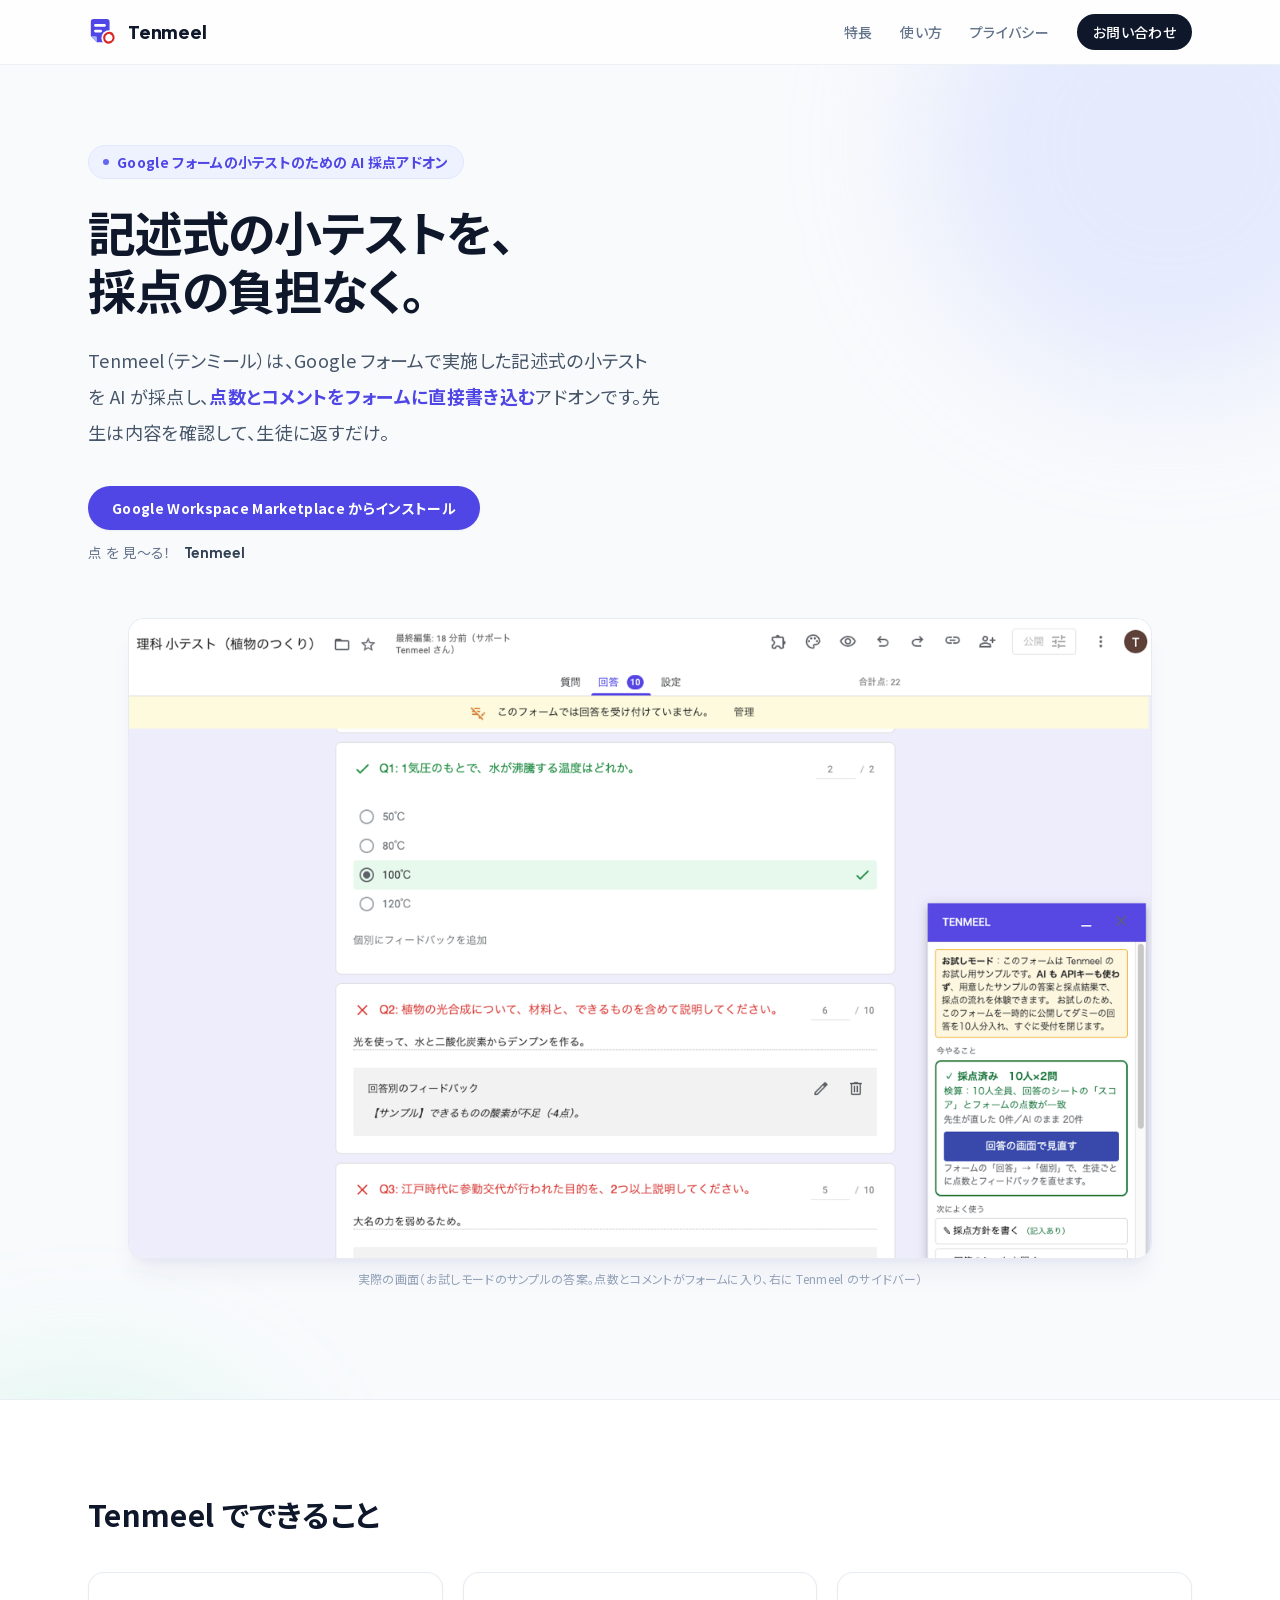
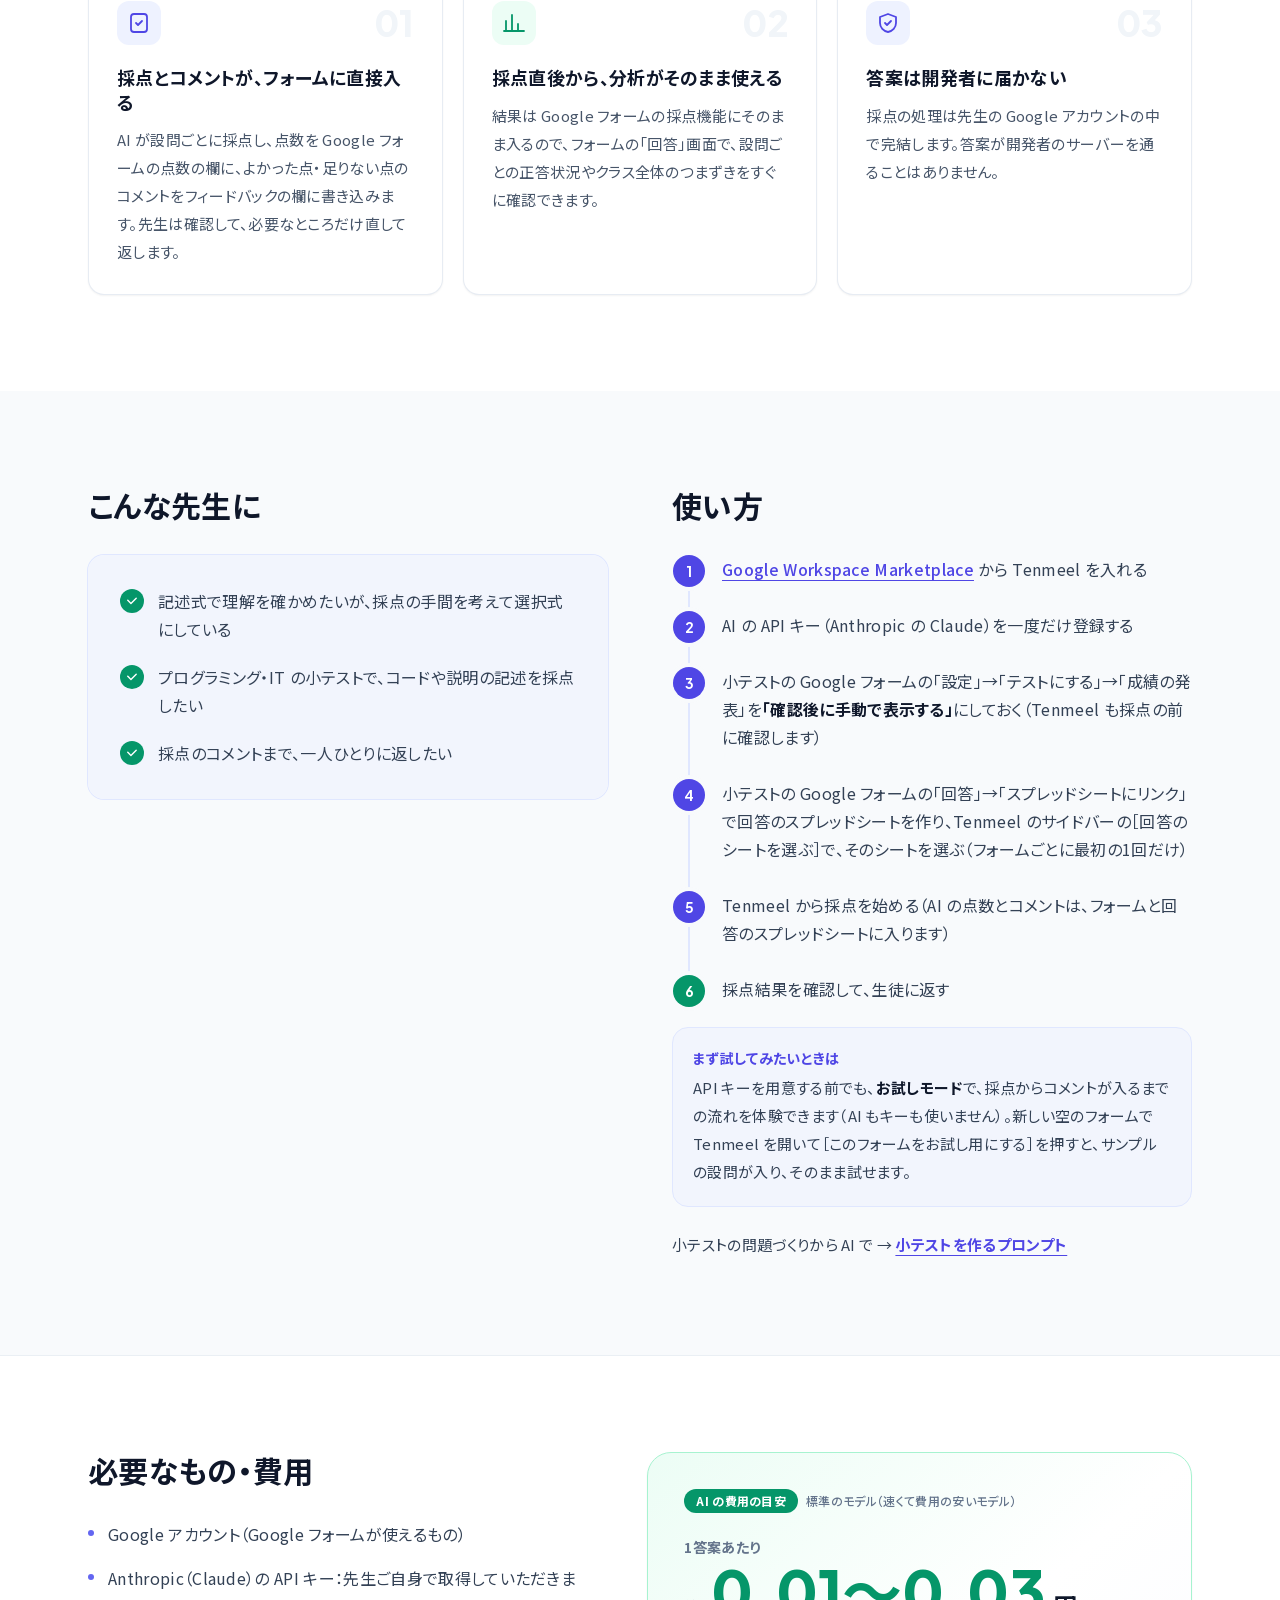
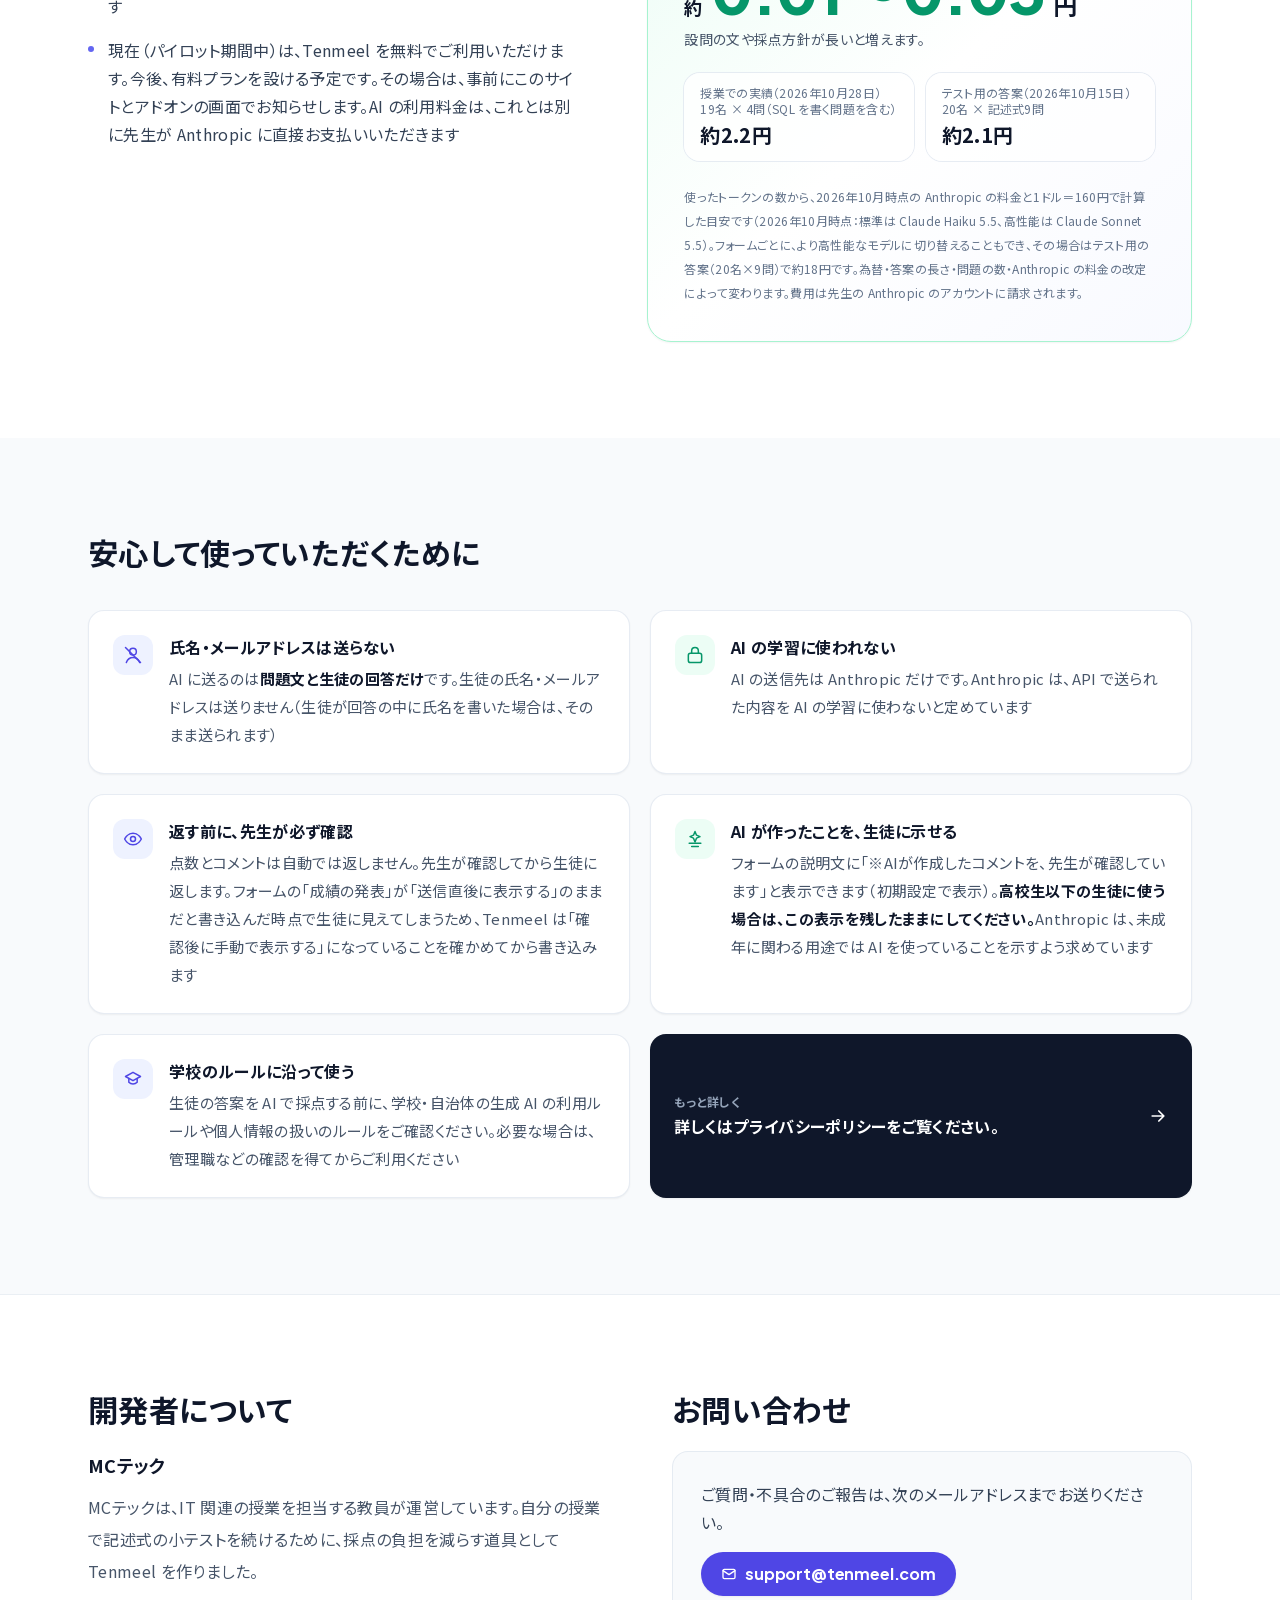
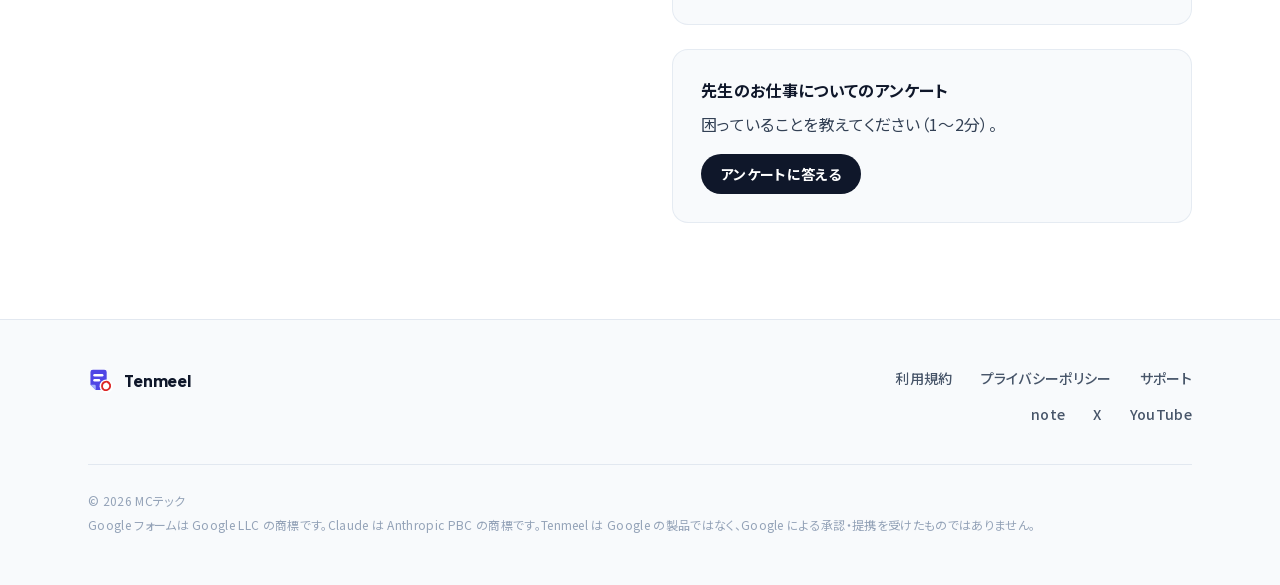
<file: index.html>
<!doctype html>
<html lang="ja">
<head>
  <meta charset="utf-8">
  <meta name="viewport" content="width=device-width, initial-scale=1">
  <title>Tenmeel（テンミール）｜記述式の小テストを AI で採点するアドオン</title>
  <meta name="description" content="Tenmeel は、Google フォームで実施した記述式の小テストを AI が採点し、点数とコメントをフォームに直接書き込むアドオンです。答案は開発者のサーバーを経由しません。">
  <link rel="icon" href="/favicon.svg" type="image/svg+xml">
  <link rel="icon" href="/favicon-32.png" sizes="32x32" type="image/png">
  <link rel="apple-touch-icon" href="/apple-touch-icon.png">
  <link rel="stylesheet" href="/fonts/fonts.css">
  <link rel="stylesheet" href="/tw.css">
  <link rel="stylesheet" href="/base.css">
</head>
<body class="bg-slate-50 font-sans text-slate-700 antialiased">


  <header class="sticky top-0 z-50 border-b border-slate-200/60 bg-white/80 backdrop-blur-md">
    <div class="mx-auto flex h-16 max-w-6xl items-center justify-between gap-4 px-4 sm:px-6">
      <a href="/" class="flex flex-none items-center gap-2.5 font-display text-lg font-extrabold text-slate-900">
        <img src="/favicon.svg" alt="" width="30" height="30" class="h-[30px] w-[30px]">
        Tenmeel
      </a>
      <nav aria-label="サイト内" class="flex items-center gap-3 whitespace-nowrap text-[13px] font-medium text-slate-500 min-[400px]:gap-5 sm:gap-7 sm:text-sm">
        <a class="hidden hover:text-slate-900 sm:inline" href="#features">特長</a>
        <a class="hidden hover:text-slate-900 sm:inline" href="#how">使い方</a>
        <a class="hidden hover:text-slate-900 min-[400px]:inline" href="/privacy/">プライバシー</a>
        <a class="rounded-full bg-slate-900 px-3.5 py-2 text-white hover:bg-slate-700 sm:px-4" href="#contact">お問い合わせ</a>
      </nav>
    </div>
  </header>

  <main>
    <!-- ヒーロー -->
    <section class="relative overflow-hidden">
      <div aria-hidden="true" class="pointer-events-none absolute inset-0">
        <div class="absolute -top-40 right-[-10%] h-[480px] w-[480px] rounded-full bg-indigo-200/40 blur-3xl"></div>
        <div class="absolute bottom-[-30%] left-[-10%] h-[420px] w-[420px] rounded-full bg-emerald-200/30 blur-3xl"></div>
      </div>
      <div class="relative mx-auto grid max-w-6xl items-center gap-12 px-4 pb-20 pt-14 sm:px-6 sm:pt-20 lg:gap-14 lg:pb-28">
        <div>
          <p class="inline-flex items-center gap-2 rounded-full border border-indigo-100 bg-indigo-50 px-3.5 py-1.5 text-xs font-bold text-indigo-600 sm:text-sm">
            <span class="h-1.5 w-1.5 rounded-full bg-indigo-500"></span>
            Google フォームの小テストのための AI 採点アドオン
          </p>
          <h1 class="mt-6 text-[28px] min-[400px]:text-4xl font-bold leading-tight tracking-tight text-slate-900 sm:text-5xl sm:leading-[1.2]">
            記述式の小テストを、<br>採点の負担なく。
          </h1>
          <p class="mt-6 max-w-xl text-base leading-8 text-slate-600 sm:text-lg sm:leading-9">
            Tenmeel（テンミール）は、Google フォームで実施した記述式の小テストを AI が採点し、<strong class="font-bold text-indigo-600">点数とコメントをフォームに直接書き込む</strong>アドオンです。先生は内容を確認して、生徒に返すだけ。
          </p>
          <div class="mt-9 flex flex-col items-start gap-3">
            <!-- 2026-11-12 Marketplace 承認。掲載ページへ -->
            <a href="https://workspace.google.com/marketplace/app/tenmeel/835753320354" class="inline-flex items-center gap-2 rounded-full bg-indigo-600 px-6 py-3 text-sm font-bold text-white shadow-sm transition hover:bg-indigo-700 focus-visible:outline focus-visible:outline-2 focus-visible:outline-offset-2 focus-visible:outline-indigo-600">
              Google Workspace Marketplace からインストール
            </a>
            <p class="text-sm text-slate-500">点 を 見〜る！<span class="ml-3 font-display font-bold text-slate-700">Tenmeel</span></p>
          </div>
        </div>

        <!-- 実際の画面（お試しモード。画面写真/掲載用/画面02.png と同じ。11/7 川本さんの判断で CSS の画面イメージから差し替え） -->
        <figure class="mx-auto w-full max-w-5xl">
          <img src="/img/screen-grading.png" width="1280" height="800" loading="eager" class="h-auto w-full rounded-2xl border border-slate-200/80 bg-white shadow-xl shadow-indigo-900/5"
            alt="Google フォームの「回答」→「個別」の画面。記述式の設問に、Tenmeel が書き込んだ点数（6 / 10）とフィードバックのコメントが入っている。右側に Tenmeel のサイドバーがあり、「採点済み 10人×2問」と検算の結果が出ている。">
          <figcaption class="mt-3 text-center text-xs text-slate-400">実際の画面（お試しモードのサンプルの答案。点数とコメントがフォームに入り、右に Tenmeel のサイドバー）</figcaption>
        </figure>
      </div>
    </section>

    <!-- できること -->
    <section id="features" class="border-t border-slate-200/70 bg-white py-20 sm:py-24">
      <div class="mx-auto max-w-6xl px-4 sm:px-6">
        <h2 class="text-2xl font-bold text-slate-900 sm:text-3xl">Tenmeel でできること</h2>
        <div class="mt-10 grid gap-5 md:grid-cols-3">
          <div class="rounded-2xl border border-slate-200/80 bg-white p-7 shadow-sm">
            <div class="flex items-center justify-between">
              <span class="flex h-11 w-11 items-center justify-center rounded-xl bg-indigo-50 text-indigo-600">
                <svg viewBox="0 0 24 24" fill="none" stroke="currentColor" stroke-width="1.8" stroke-linecap="round" stroke-linejoin="round" class="h-6 w-6" aria-hidden="true"><path d="M9 12l2 2 4-4"/><rect x="4" y="3" width="16" height="18" rx="3"/></svg>
              </span>
              <span class="font-display text-4xl font-extrabold text-slate-100">01</span>
            </div>
            <h3 class="mt-5 text-lg font-bold leading-snug text-slate-900">採点とコメントが、フォームに直接入る</h3>
            <p class="mt-3 text-[15px] leading-7 text-slate-600">AI が設問ごとに採点し、点数を Google フォームの点数の欄に、よかった点・足りない点のコメントをフィードバックの欄に書き込みます。先生は確認して、必要なところだけ直して返します。</p>
          </div>
          <div class="rounded-2xl border border-slate-200/80 bg-white p-7 shadow-sm">
            <div class="flex items-center justify-between">
              <span class="flex h-11 w-11 items-center justify-center rounded-xl bg-emerald-50 text-emerald-600">
                <svg viewBox="0 0 24 24" fill="none" stroke="currentColor" stroke-width="1.8" stroke-linecap="round" stroke-linejoin="round" class="h-6 w-6" aria-hidden="true"><path d="M4 20V10M10 20V4M16 20v-7M22 20H2"/></svg>
              </span>
              <span class="font-display text-4xl font-extrabold text-slate-100">02</span>
            </div>
            <h3 class="mt-5 text-lg font-bold leading-snug text-slate-900">採点直後から、分析がそのまま使える</h3>
            <p class="mt-3 text-[15px] leading-7 text-slate-600">結果は Google フォームの採点機能にそのまま入るので、フォームの「回答」画面で、設問ごとの正答状況やクラス全体のつまずきをすぐに確認できます。</p>
          </div>
          <div class="rounded-2xl border border-slate-200/80 bg-white p-7 shadow-sm">
            <div class="flex items-center justify-between">
              <span class="flex h-11 w-11 items-center justify-center rounded-xl bg-indigo-50 text-indigo-600">
                <svg viewBox="0 0 24 24" fill="none" stroke="currentColor" stroke-width="1.8" stroke-linecap="round" stroke-linejoin="round" class="h-6 w-6" aria-hidden="true"><path d="M12 3l8 3v6c0 4.5-3.4 8.2-8 9-4.6-.8-8-4.5-8-9V6l8-3Z"/><path d="M9 12l2 2 4-4"/></svg>
              </span>
              <span class="font-display text-4xl font-extrabold text-slate-100">03</span>
            </div>
            <h3 class="mt-5 text-lg font-bold leading-snug text-slate-900">答案は開発者に届かない</h3>
            <p class="mt-3 text-[15px] leading-7 text-slate-600">採点の処理は先生の Google アカウントの中で完結します。答案が開発者のサーバーを通ることはありません。</p>
          </div>
        </div>
        <!-- 公開後に追加：実測の数字（例：22名×8問の採点が約5分） -->
      </div>
    </section>

    <!-- こんな先生に／使い方 -->
    <section class="py-20 sm:py-24">
      <div class="mx-auto grid max-w-6xl gap-12 px-4 sm:px-6 lg:grid-cols-2 lg:gap-16">
        <div>
          <h2 class="text-2xl font-bold text-slate-900 sm:text-3xl">こんな先生に</h2>
          <div class="mt-8 rounded-2xl bg-indigo-50/50 p-6 ring-1 ring-indigo-100 sm:p-8">
            <ul class="space-y-5">
              <li class="flex gap-3.5">
                <span class="mt-0.5 flex h-6 w-6 flex-none items-center justify-center rounded-full bg-emerald-600 text-white"><svg viewBox="0 0 20 20" fill="currentColor" class="h-3.5 w-3.5" aria-hidden="true"><path fill-rule="evenodd" d="M16.7 5.3a1 1 0 0 1 0 1.4l-7.5 7.5a1 1 0 0 1-1.4 0L3.3 9.7a1 1 0 1 1 1.4-1.4l3.8 3.8 6.8-6.8a1 1 0 0 1 1.4 0Z" clip-rule="evenodd"/></svg></span>
                <span class="leading-7 text-slate-700">記述式で理解を確かめたいが、採点の手間を考えて選択式にしている</span>
              </li>
              <li class="flex gap-3.5">
                <span class="mt-0.5 flex h-6 w-6 flex-none items-center justify-center rounded-full bg-emerald-600 text-white"><svg viewBox="0 0 20 20" fill="currentColor" class="h-3.5 w-3.5" aria-hidden="true"><path fill-rule="evenodd" d="M16.7 5.3a1 1 0 0 1 0 1.4l-7.5 7.5a1 1 0 0 1-1.4 0L3.3 9.7a1 1 0 1 1 1.4-1.4l3.8 3.8 6.8-6.8a1 1 0 0 1 1.4 0Z" clip-rule="evenodd"/></svg></span>
                <span class="leading-7 text-slate-700">プログラミング・IT の小テストで、コードや説明の記述を採点したい</span>
              </li>
              <li class="flex gap-3.5">
                <span class="mt-0.5 flex h-6 w-6 flex-none items-center justify-center rounded-full bg-emerald-600 text-white"><svg viewBox="0 0 20 20" fill="currentColor" class="h-3.5 w-3.5" aria-hidden="true"><path fill-rule="evenodd" d="M16.7 5.3a1 1 0 0 1 0 1.4l-7.5 7.5a1 1 0 0 1-1.4 0L3.3 9.7a1 1 0 1 1 1.4-1.4l3.8 3.8 6.8-6.8a1 1 0 0 1 1.4 0Z" clip-rule="evenodd"/></svg></span>
                <span class="leading-7 text-slate-700">採点のコメントまで、一人ひとりに返したい</span>
              </li>
            </ul>
          </div>
        </div>

        <div id="how">
          <h2 class="text-2xl font-bold text-slate-900 sm:text-3xl">使い方</h2>
          <ol class="relative ml-4 mt-8 space-y-7 border-l-2 border-indigo-100 pl-8">
            <li class="relative">
              <span class="absolute -left-[49px] top-0 flex h-8 w-8 items-center justify-center rounded-full bg-indigo-600 font-display text-sm font-bold text-white ring-4 ring-slate-50">1</span>
              <p class="leading-7 text-slate-700"><a class="font-medium text-indigo-600 underline underline-offset-4 hover:text-indigo-700" href="https://workspace.google.com/marketplace/app/tenmeel/835753320354">Google Workspace Marketplace</a> から Tenmeel を入れる</p>
            </li>
            <li class="relative">
              <span class="absolute -left-[49px] top-0 flex h-8 w-8 items-center justify-center rounded-full bg-indigo-600 font-display text-sm font-bold text-white ring-4 ring-slate-50">2</span>
              <p class="leading-7 text-slate-700">AI の API キー（Anthropic の Claude）を一度だけ登録する</p>
            </li>
            <li class="relative">
              <span class="absolute -left-[49px] top-0 flex h-8 w-8 items-center justify-center rounded-full bg-indigo-600 font-display text-sm font-bold text-white ring-4 ring-slate-50">3</span>
              <p class="leading-7 text-slate-700">小テストの Google フォームの「設定」→「テストにする」→「成績の発表」を<strong class="font-bold text-slate-900">「確認後に手動で表示する」</strong>にしておく（Tenmeel も採点の前に確認します）</p>
            </li>
            <li class="relative">
              <span class="absolute -left-[49px] top-0 flex h-8 w-8 items-center justify-center rounded-full bg-indigo-600 font-display text-sm font-bold text-white ring-4 ring-slate-50">4</span>
              <p class="leading-7 text-slate-700">小テストの Google フォームの「回答」→「スプレッドシートにリンク」で回答のスプレッドシートを作り、Tenmeel のサイドバーの［回答のシートを選ぶ］で、そのシートを選ぶ（フォームごとに最初の1回だけ）</p>
            </li>
            <li class="relative">
              <span class="absolute -left-[49px] top-0 flex h-8 w-8 items-center justify-center rounded-full bg-indigo-600 font-display text-sm font-bold text-white ring-4 ring-slate-50">5</span>
              <p class="leading-7 text-slate-700">Tenmeel から採点を始める（AI の点数とコメントは、フォームと回答のスプレッドシートに入ります）</p>
            </li>
            <li class="relative">
              <span class="absolute -left-[49px] top-0 flex h-8 w-8 items-center justify-center rounded-full bg-emerald-600 font-display text-sm font-bold text-white ring-4 ring-slate-50">6</span>
              <p class="leading-7 text-slate-700">採点結果を確認して、生徒に返す</p>
            </li>
          </ol>
          <div class="mt-6 rounded-2xl border border-indigo-100 bg-indigo-50/60 p-5">
            <p class="text-sm font-bold text-indigo-600">まず試してみたいときは</p>
            <p class="mt-1.5 text-[15px] leading-7 text-slate-700">API キーを用意する前でも、<strong class="font-bold text-slate-900">お試しモード</strong>で、採点からコメントが入るまでの流れを体験できます（AI もキーも使いません）。新しい空のフォームで Tenmeel を開いて［このフォームをお試し用にする］を押すと、サンプルの設問が入り、そのまま試せます。</p>
          </div>
          <p class="mt-6 text-[15px] leading-7 text-slate-700">小テストの問題づくりから AI で → <a href="/quiz-prompts/" class="font-bold text-indigo-600 underline underline-offset-4 hover:text-indigo-700">小テストを作るプロンプト</a></p>
        </div>
      </div>
    </section>

    <!-- 必要なもの・費用 -->
    <section id="pricing" class="border-t border-slate-200/70 bg-white py-20 sm:py-24">
      <div class="mx-auto grid max-w-6xl items-start gap-12 px-4 sm:px-6 lg:grid-cols-[1fr_1.1fr] lg:gap-16">
        <div>
          <h2 class="text-2xl font-bold text-slate-900 sm:text-3xl">必要なもの・費用</h2>
          <ul class="mt-8 space-y-4">
            <li class="flex gap-3.5"><span class="mt-2.5 h-1.5 w-1.5 flex-none rounded-full bg-indigo-500"></span><span class="leading-7">Google アカウント（Google フォームが使えるもの）</span></li>
            <li class="flex gap-3.5"><span class="mt-2.5 h-1.5 w-1.5 flex-none rounded-full bg-indigo-500"></span><span class="leading-7">Anthropic（Claude）の API キー：先生ご自身で取得していただきます</span></li>
            <li class="flex gap-3.5"><span class="mt-2.5 h-1.5 w-1.5 flex-none rounded-full bg-indigo-500"></span><span class="leading-7">現在（パイロット期間中）は、Tenmeel を無料でご利用いただけます。今後、有料プランを設ける予定です。その場合は、事前にこのサイトとアドオンの画面でお知らせします。AI の利用料金は、これとは別に先生が Anthropic に直接お支払いいただきます</span></li>
          </ul>
        </div>

        <div class="relative overflow-hidden rounded-3xl border border-emerald-200 bg-gradient-to-br from-emerald-50 via-white to-indigo-50/40 p-7 shadow-sm sm:p-9">
          <div class="flex flex-wrap items-center gap-2">
            <span class="rounded-full bg-emerald-600 px-3 py-1 text-xs font-bold text-white">AI の費用の目安</span>
            <span class="text-xs font-medium text-slate-500">標準のモデル（速くて費用の安いモデル）</span>
          </div>
          <p class="mt-6 text-sm font-bold text-slate-500">1答案あたり</p>
          <p class="mt-1 flex flex-wrap items-baseline gap-x-2 text-slate-900">
            <span class="text-lg font-bold">約</span>
            <span class="font-display text-5xl font-extrabold tracking-tight text-emerald-600 sm:text-6xl">0.01〜0.03</span>
            <span class="text-2xl font-bold">円</span>
          </p>
          <p class="mt-2 text-sm text-slate-600">設問の文や採点方針が長いと増えます。</p>
          <div class="mt-6 grid gap-3 sm:grid-cols-2">
            <div class="rounded-2xl bg-white/80 px-4 py-3 ring-1 ring-slate-200/80">
              <p class="text-xs text-slate-500">授業での実績（2026年10月28日）<br>19名 × 4問（SQL を書く問題を含む）</p>
              <p class="mt-1 text-xl font-bold text-slate-900">約2.2円</p>
            </div>
            <div class="rounded-2xl bg-white/80 px-4 py-3 ring-1 ring-slate-200/80">
              <p class="text-xs text-slate-500">テスト用の答案（2026年10月15日）<br>20名 × 記述式9問</p>
              <p class="mt-1 text-xl font-bold text-slate-900">約2.1円</p>
            </div>
          </div>
          <p class="mt-6 text-xs leading-6 text-slate-500">使ったトークンの数から、2026年10月時点の Anthropic の料金と1ドル＝160円で計算した目安です（2026年10月時点：標準は Claude Haiku 5.5、高性能は Claude Sonnet 5.5）。フォームごとに、より高性能なモデルに切り替えることもでき、その場合はテスト用の答案（20名×9問）で約18円です。為替・答案の長さ・問題の数・Anthropic の料金の改定によって変わります。費用は先生の Anthropic のアカウントに請求されます。</p>
        </div>
      </div>
    </section>

    <!-- 安心して使っていただくために -->
    <section class="py-20 sm:py-24">
      <div class="mx-auto max-w-6xl px-4 sm:px-6">
        <h2 class="text-2xl font-bold text-slate-900 sm:text-3xl">安心して使っていただくために</h2>
        <div class="mt-10 grid gap-5 md:grid-cols-2">
          <div class="flex gap-4 rounded-2xl border border-slate-200/80 bg-white p-6 shadow-sm">
            <span class="flex h-10 w-10 flex-none items-center justify-center rounded-xl bg-indigo-50 text-indigo-600"><svg viewBox="0 0 24 24" fill="none" stroke="currentColor" stroke-width="1.8" stroke-linecap="round" stroke-linejoin="round" class="h-5 w-5" aria-hidden="true"><circle cx="12" cy="8" r="4"/><path d="M4 21c1.5-4 4.5-6 8-6s6.5 2 8 6"/><path d="M3 3l18 18"/></svg></span>
            <div>
              <h3 class="font-bold text-slate-900">氏名・メールアドレスは送らない</h3>
              <p class="mt-1.5 text-[15px] leading-7 text-slate-600">AI に送るのは<strong class="font-bold text-slate-900">問題文と生徒の回答だけ</strong>です。生徒の氏名・メールアドレスは送りません（生徒が回答の中に氏名を書いた場合は、そのまま送られます）</p>
            </div>
          </div>
          <div class="flex gap-4 rounded-2xl border border-slate-200/80 bg-white p-6 shadow-sm">
            <span class="flex h-10 w-10 flex-none items-center justify-center rounded-xl bg-emerald-50 text-emerald-600"><svg viewBox="0 0 24 24" fill="none" stroke="currentColor" stroke-width="1.8" stroke-linecap="round" stroke-linejoin="round" class="h-5 w-5" aria-hidden="true"><rect x="4" y="10" width="16" height="11" rx="2.5"/><path d="M8 10V7a4 4 0 0 1 8 0v3"/></svg></span>
            <div>
              <h3 class="font-bold text-slate-900">AI の学習に使われない</h3>
              <p class="mt-1.5 text-[15px] leading-7 text-slate-600">AI の送信先は Anthropic だけです。Anthropic は、API で送られた内容を AI の学習に使わないと定めています</p>
            </div>
          </div>
          <div class="flex gap-4 rounded-2xl border border-slate-200/80 bg-white p-6 shadow-sm">
            <span class="flex h-10 w-10 flex-none items-center justify-center rounded-xl bg-indigo-50 text-indigo-600"><svg viewBox="0 0 24 24" fill="none" stroke="currentColor" stroke-width="1.8" stroke-linecap="round" stroke-linejoin="round" class="h-5 w-5" aria-hidden="true"><path d="M2 12s3.5-7 10-7 10 7 10 7-3.5 7-10 7S2 12 2 12Z"/><circle cx="12" cy="12" r="3"/></svg></span>
            <div>
              <h3 class="font-bold text-slate-900">返す前に、先生が必ず確認</h3>
              <p class="mt-1.5 text-[15px] leading-7 text-slate-600">点数とコメントは自動では返しません。先生が確認してから生徒に返します。フォームの「成績の発表」が「送信直後に表示する」のままだと書き込んだ時点で生徒に見えてしまうため、Tenmeel は「確認後に手動で表示する」になっていることを確かめてから書き込みます</p>
            </div>
          </div>
          <div class="flex gap-4 rounded-2xl border border-slate-200/80 bg-white p-6 shadow-sm">
            <span class="flex h-10 w-10 flex-none items-center justify-center rounded-xl bg-emerald-50 text-emerald-600"><svg viewBox="0 0 24 24" fill="none" stroke="currentColor" stroke-width="1.8" stroke-linecap="round" stroke-linejoin="round" class="h-5 w-5" aria-hidden="true"><path d="M12 3l1.8 4.4L18 9.2l-4.2 1.8L12 15.5l-1.8-4.5L6 9.2l4.2-1.8L12 3Z"/><path d="M5 17h14M8 21h8"/></svg></span>
            <div>
              <h3 class="font-bold text-slate-900">AI が作ったことを、生徒に示せる</h3>
              <p class="mt-1.5 text-[15px] leading-7 text-slate-600">フォームの説明文に「※AIが作成したコメントを、先生が確認しています」と表示できます（初期設定で表示）。<strong class="font-bold text-slate-900">高校生以下の生徒に使う場合は、この表示を残したままにしてください。</strong>Anthropic は、未成年に関わる用途では AI を使っていることを示すよう求めています</p>
            </div>
          </div>
          <div class="flex gap-4 rounded-2xl border border-slate-200/80 bg-white p-6 shadow-sm">
            <span class="flex h-10 w-10 flex-none items-center justify-center rounded-xl bg-indigo-50 text-indigo-600"><svg viewBox="0 0 24 24" fill="none" stroke="currentColor" stroke-width="1.8" stroke-linecap="round" stroke-linejoin="round" class="h-5 w-5" aria-hidden="true"><path d="M3 9l9-5 9 5-9 5-9-5Z"/><path d="M7 11.5V16c1.5 1.5 3 2 5 2s3.5-.5 5-2v-4.5"/></svg></span>
            <div>
              <h3 class="font-bold text-slate-900">学校のルールに沿って使う</h3>
              <p class="mt-1.5 text-[15px] leading-7 text-slate-600">生徒の答案を AI で採点する前に、学校・自治体の生成 AI の利用ルールや個人情報の扱いのルールをご確認ください。必要な場合は、管理職などの確認を得てからご利用ください</p>
            </div>
          </div>
          <a href="/privacy/" class="group flex items-center justify-between gap-4 rounded-2xl bg-slate-900 p-6 text-white shadow-sm hover:bg-slate-800">
            <span>
              <span class="block text-xs font-bold text-slate-400">もっと詳しく</span>
              <span class="mt-1 block font-bold">詳しくはプライバシーポリシーをご覧ください。</span>
            </span>
            <svg viewBox="0 0 24 24" fill="none" stroke="currentColor" stroke-width="2" stroke-linecap="round" stroke-linejoin="round" class="h-5 w-5 flex-none transition group-hover:translate-x-1" aria-hidden="true"><path d="M5 12h14M13 6l6 6-6 6"/></svg>
          </a>
        </div>
      </div>
    </section>

    <!-- 開発者について／お問い合わせ -->
    <section class="border-t border-slate-200/70 bg-white py-20 sm:py-24">
      <div class="mx-auto grid max-w-6xl gap-12 px-4 sm:px-6 lg:grid-cols-2 lg:gap-16">
        <div>
          <h2 class="text-2xl font-bold text-slate-900 sm:text-3xl">開発者について</h2>
          <p class="mt-6 text-lg font-bold text-slate-900">MCテック</p>
          <p class="mt-3 leading-8 text-slate-600">MCテックは、IT 関連の授業を担当する教員が運営しています。自分の授業で記述式の小テストを続けるために、採点の負担を減らす道具として Tenmeel を作りました。</p>
        </div>
        <div id="contact">
          <h2 class="text-2xl font-bold text-slate-900 sm:text-3xl">お問い合わせ</h2>
          <div class="mt-6 rounded-2xl border border-slate-200/80 bg-slate-50 p-6 sm:p-7">
            <p class="leading-7">ご質問・不具合のご報告は、次のメールアドレスまでお送りください。</p>
            <a href="mailto:support@tenmeel.com" class="mt-4 inline-flex items-center gap-2 rounded-full bg-indigo-600 px-5 py-2.5 font-display text-base font-bold text-white shadow-sm hover:bg-indigo-500">
              <svg viewBox="0 0 24 24" fill="none" stroke="currentColor" stroke-width="2" stroke-linecap="round" stroke-linejoin="round" class="h-4 w-4" aria-hidden="true"><rect x="3" y="5" width="18" height="14" rx="2"/><path d="M3 7l9 6 9-6"/></svg>
              support@tenmeel.com
            </a>
          </div>
          <div class="mt-6 rounded-2xl border border-slate-200/80 bg-slate-50 p-6 sm:p-7">
            <p class="font-bold text-slate-900">先生のお仕事についてのアンケート</p>
            <p class="mt-2 leading-7">困っていることを教えてください（1〜2分）。</p>
            <a href="/survey/" class="mt-4 inline-flex items-center gap-2 rounded-full bg-slate-900 px-5 py-2.5 text-sm font-bold text-white hover:bg-slate-700">アンケートに答える</a>
          </div>
        </div>
      </div>
    </section>
  </main>

  <footer class="border-t border-slate-200 bg-slate-50">
    <div class="mx-auto max-w-6xl px-4 py-12 sm:px-6">
      <div class="flex flex-col gap-8 sm:flex-row sm:items-start sm:justify-between">
        <a href="/" class="flex items-center gap-2.5 font-display text-base font-extrabold text-slate-900">
          <img src="/favicon.svg" alt="" width="26" height="26" class="h-[26px] w-[26px]">
          Tenmeel
        </a>
        <div class="flex flex-col gap-4 sm:items-end">
          <nav aria-label="フッター" class="flex flex-wrap gap-x-7 gap-y-3 text-sm font-medium text-slate-600">
            <a class="hover:text-slate-900" href="/terms/">利用規約</a>
            <a class="hover:text-slate-900" href="/privacy/">プライバシーポリシー</a>
            <a class="hover:text-slate-900" href="/support/">サポート</a>
          </nav>
          <nav aria-label="SNS" class="flex flex-wrap gap-x-7 gap-y-3 text-sm font-medium text-slate-600">
            <a class="hover:text-slate-900" href="https://note.com/tenmeel" target="_blank" rel="noopener">note</a>
            <a class="hover:text-slate-900" href="https://x.com/tenmeel" target="_blank" rel="noopener">X</a>
            <a class="hover:text-slate-900" href="https://www.youtube.com/@Tenmeel" target="_blank" rel="noopener">YouTube</a>
          </nav>
        </div>
      </div>
      <div class="mt-10 border-t border-slate-200 pt-6 text-xs leading-6 text-slate-400">
        <p>© 2026 MCテック</p>
        <p>Google フォームは Google LLC の商標です。Claude は Anthropic PBC の商標です。Tenmeel は Google の製品ではなく、Google による承認・提携を受けたものではありません。</p>
      </div>
    </div>
  </footer>

</body>
</html>
</file>
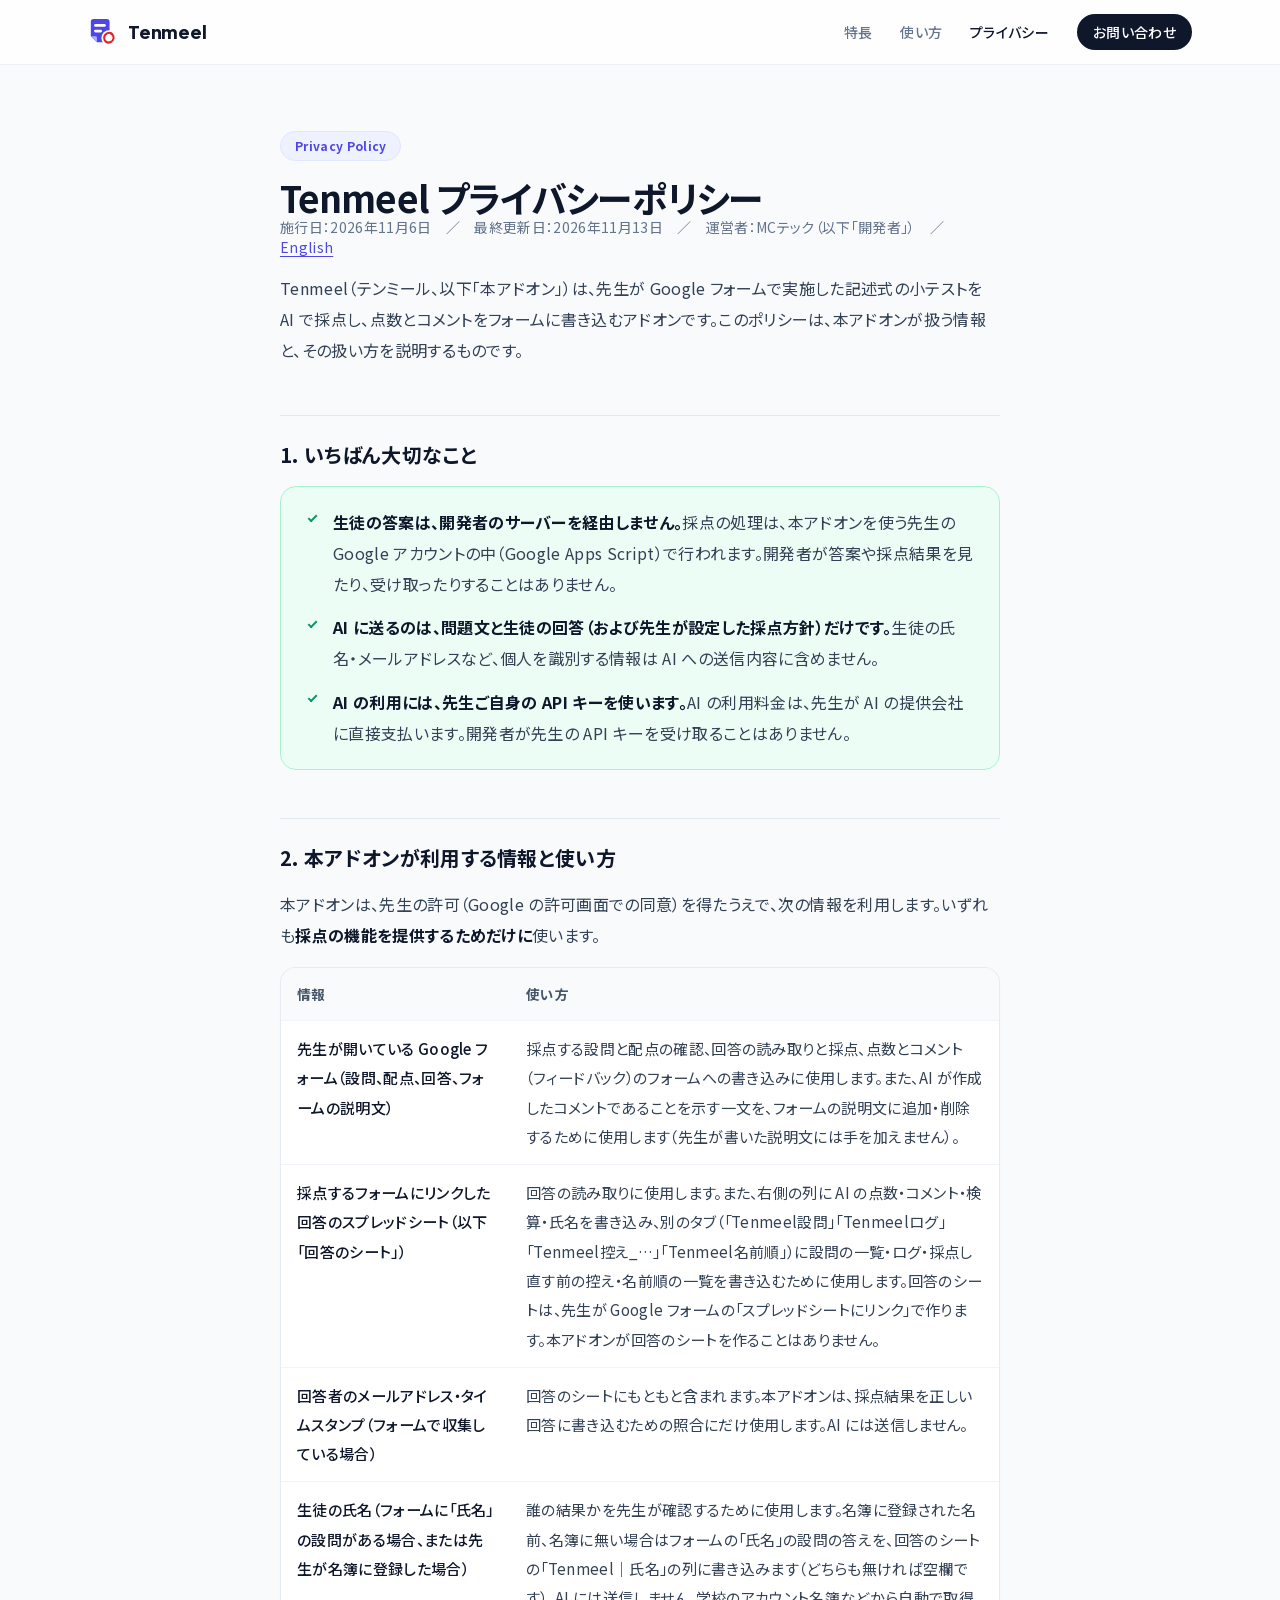
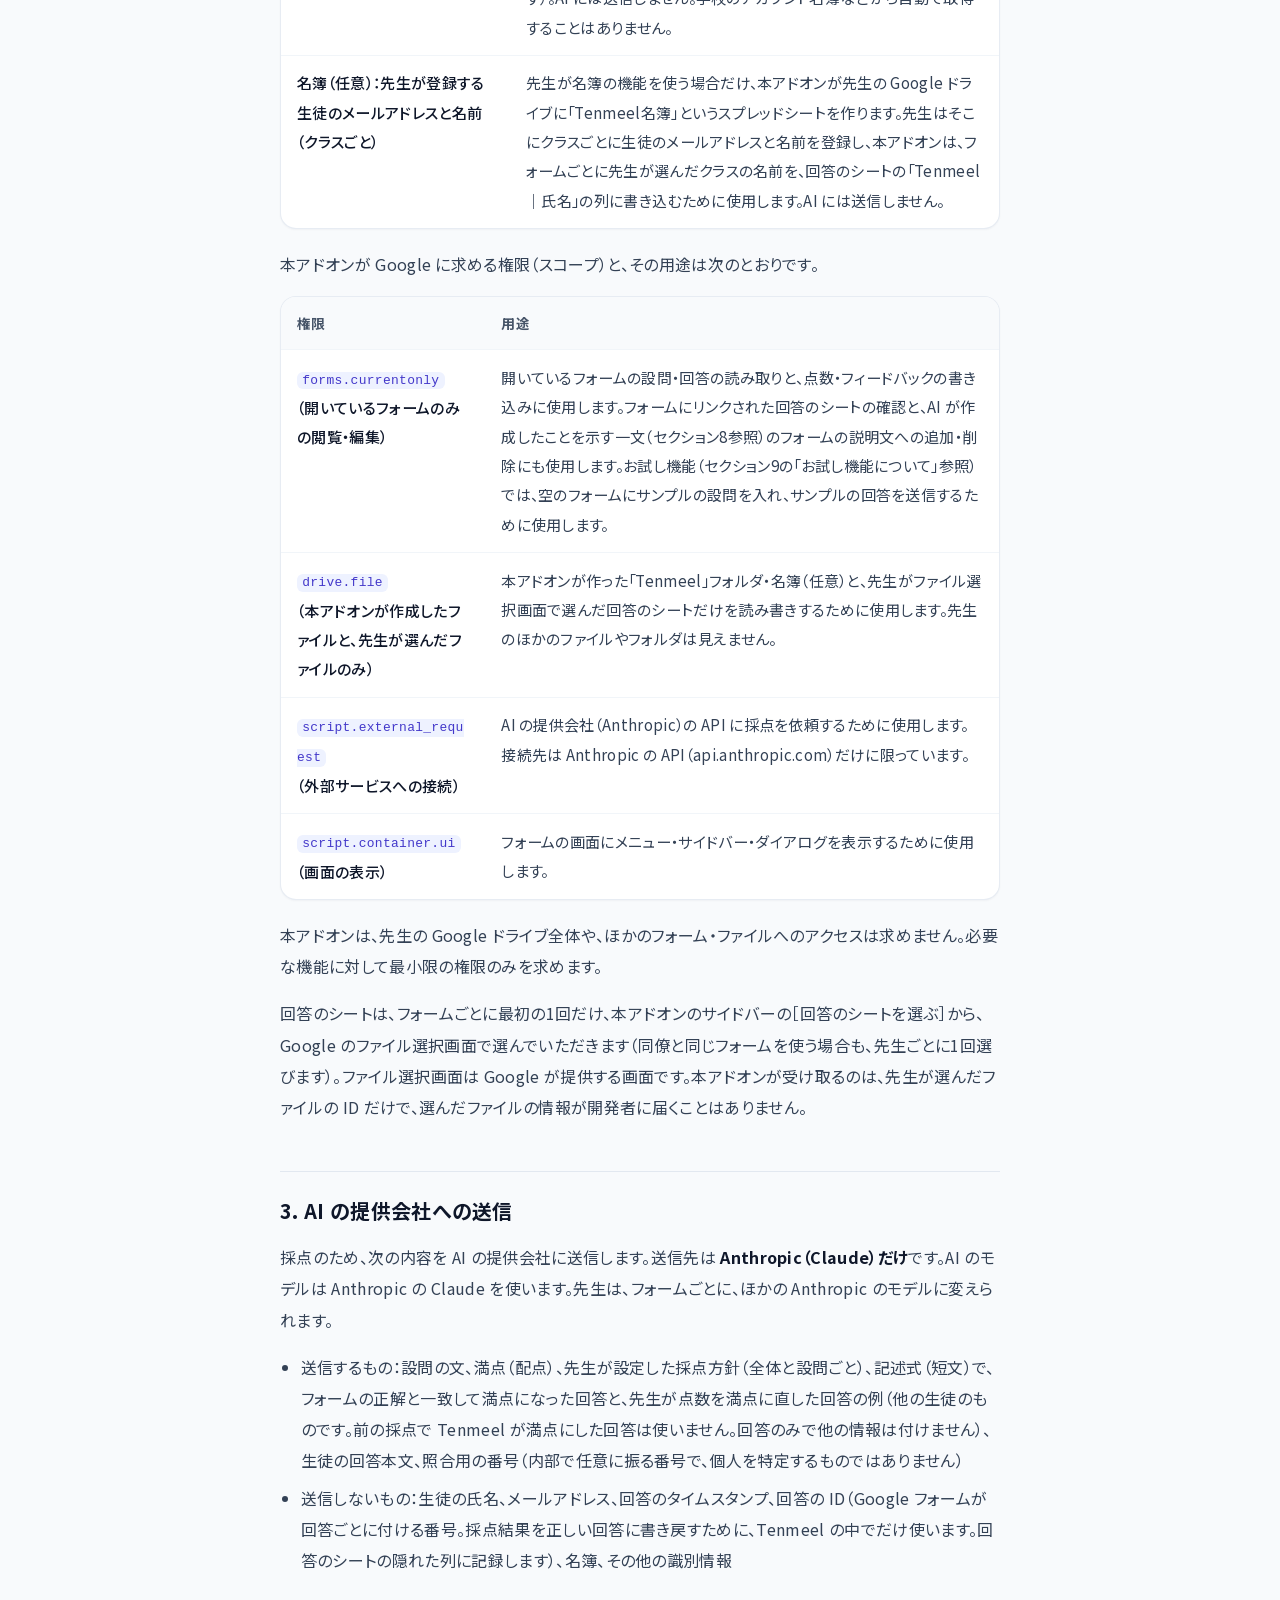
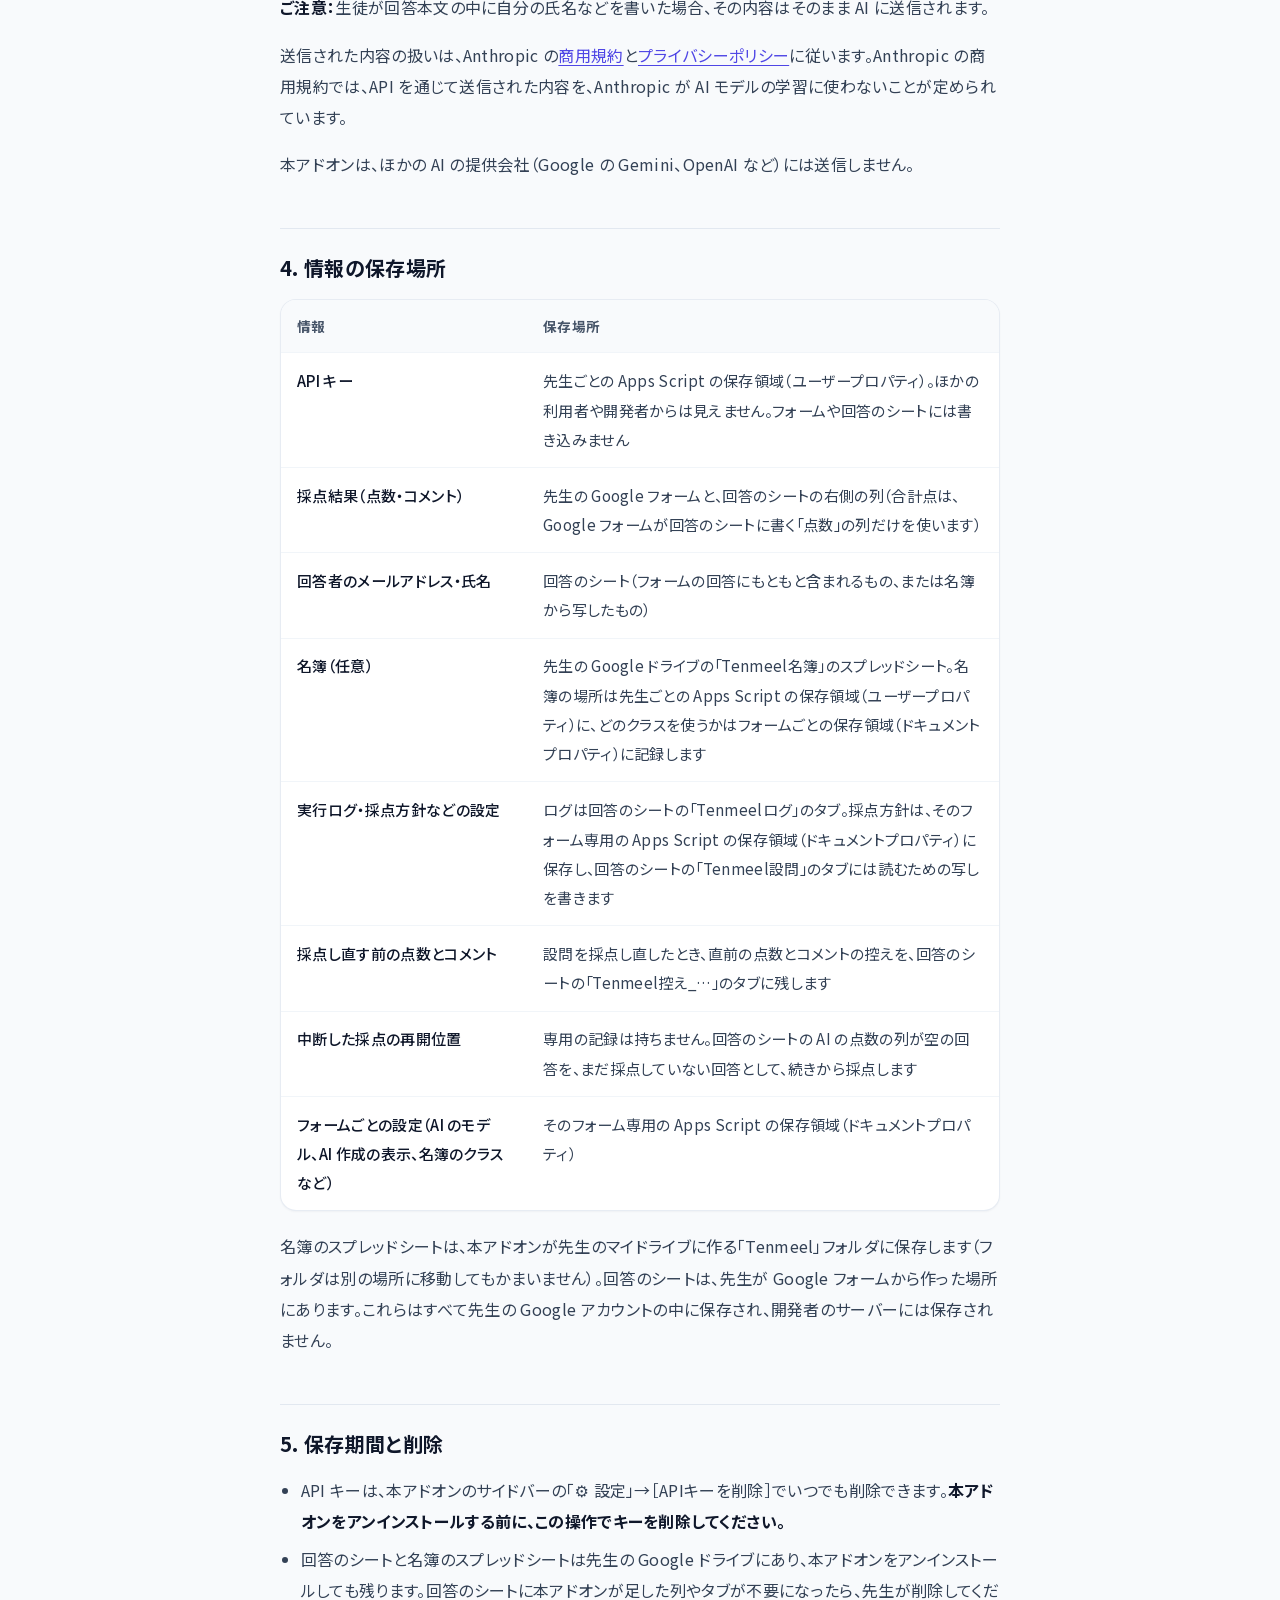
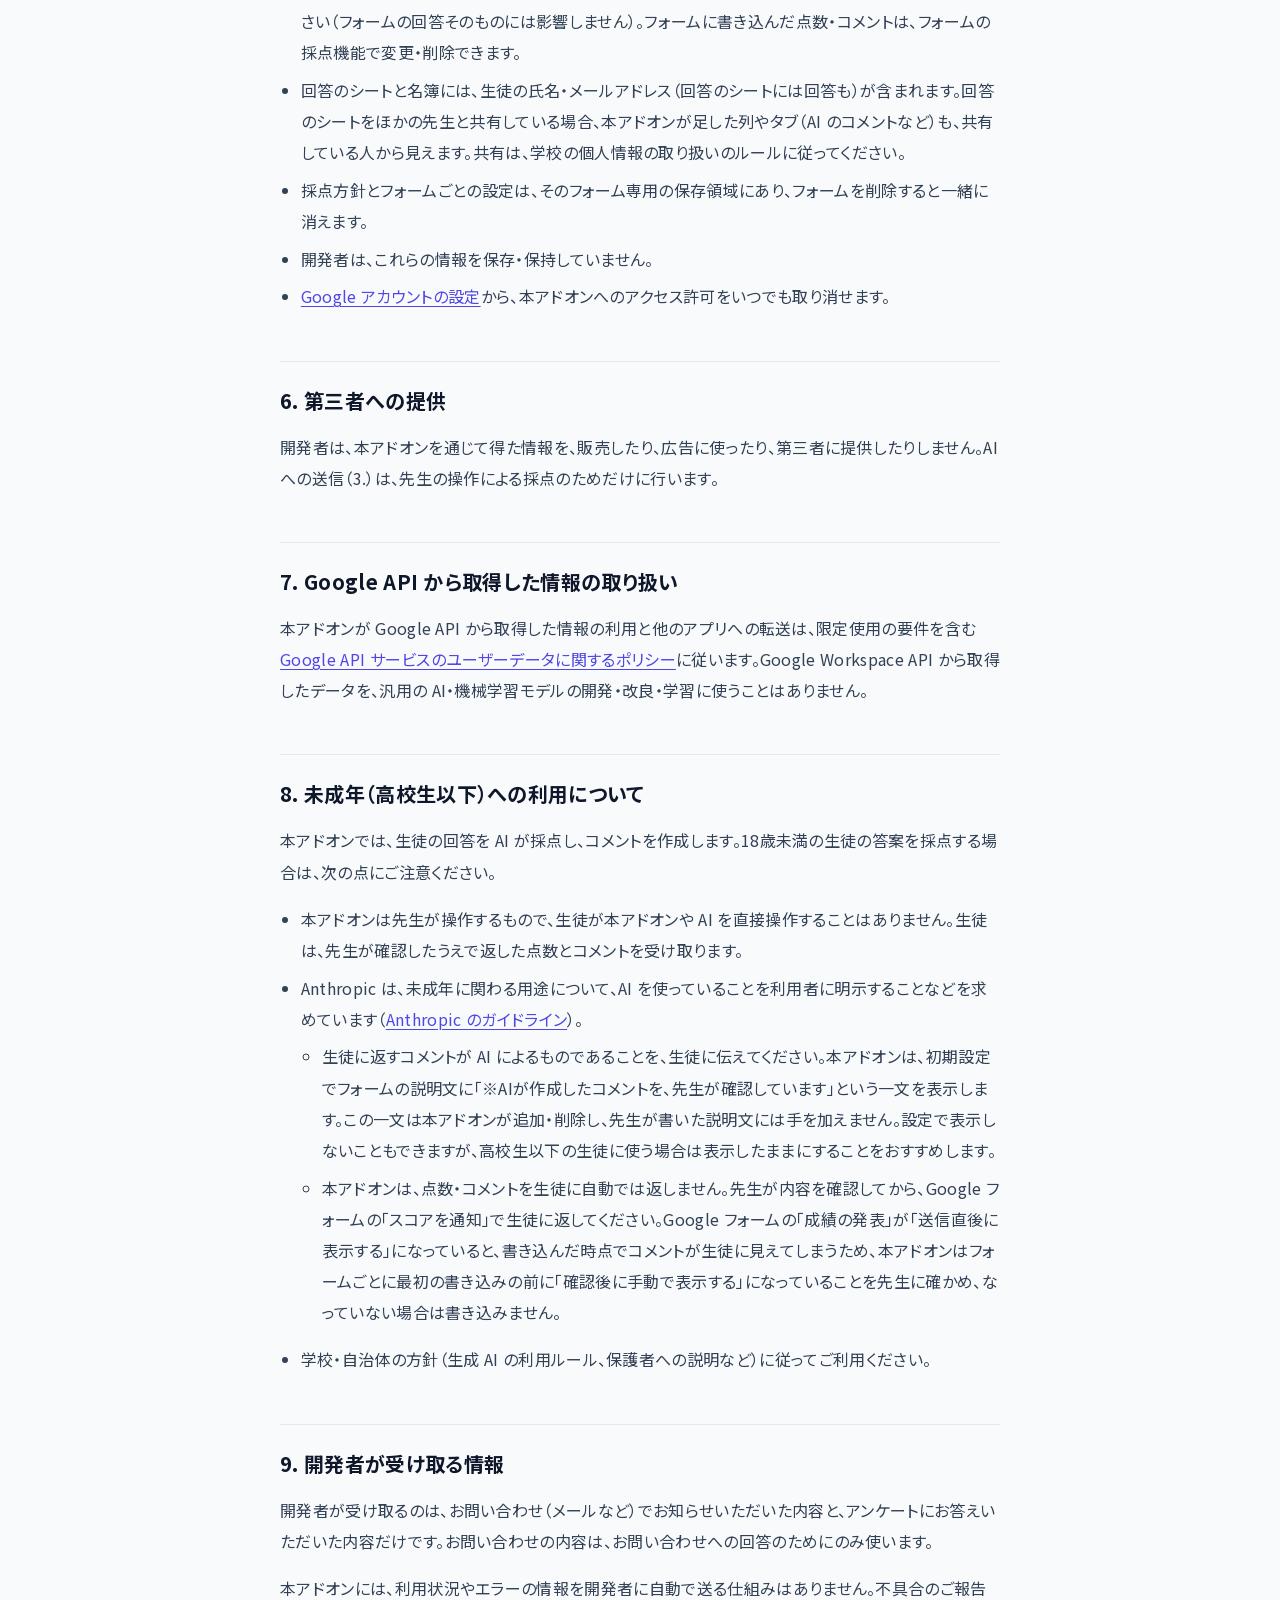
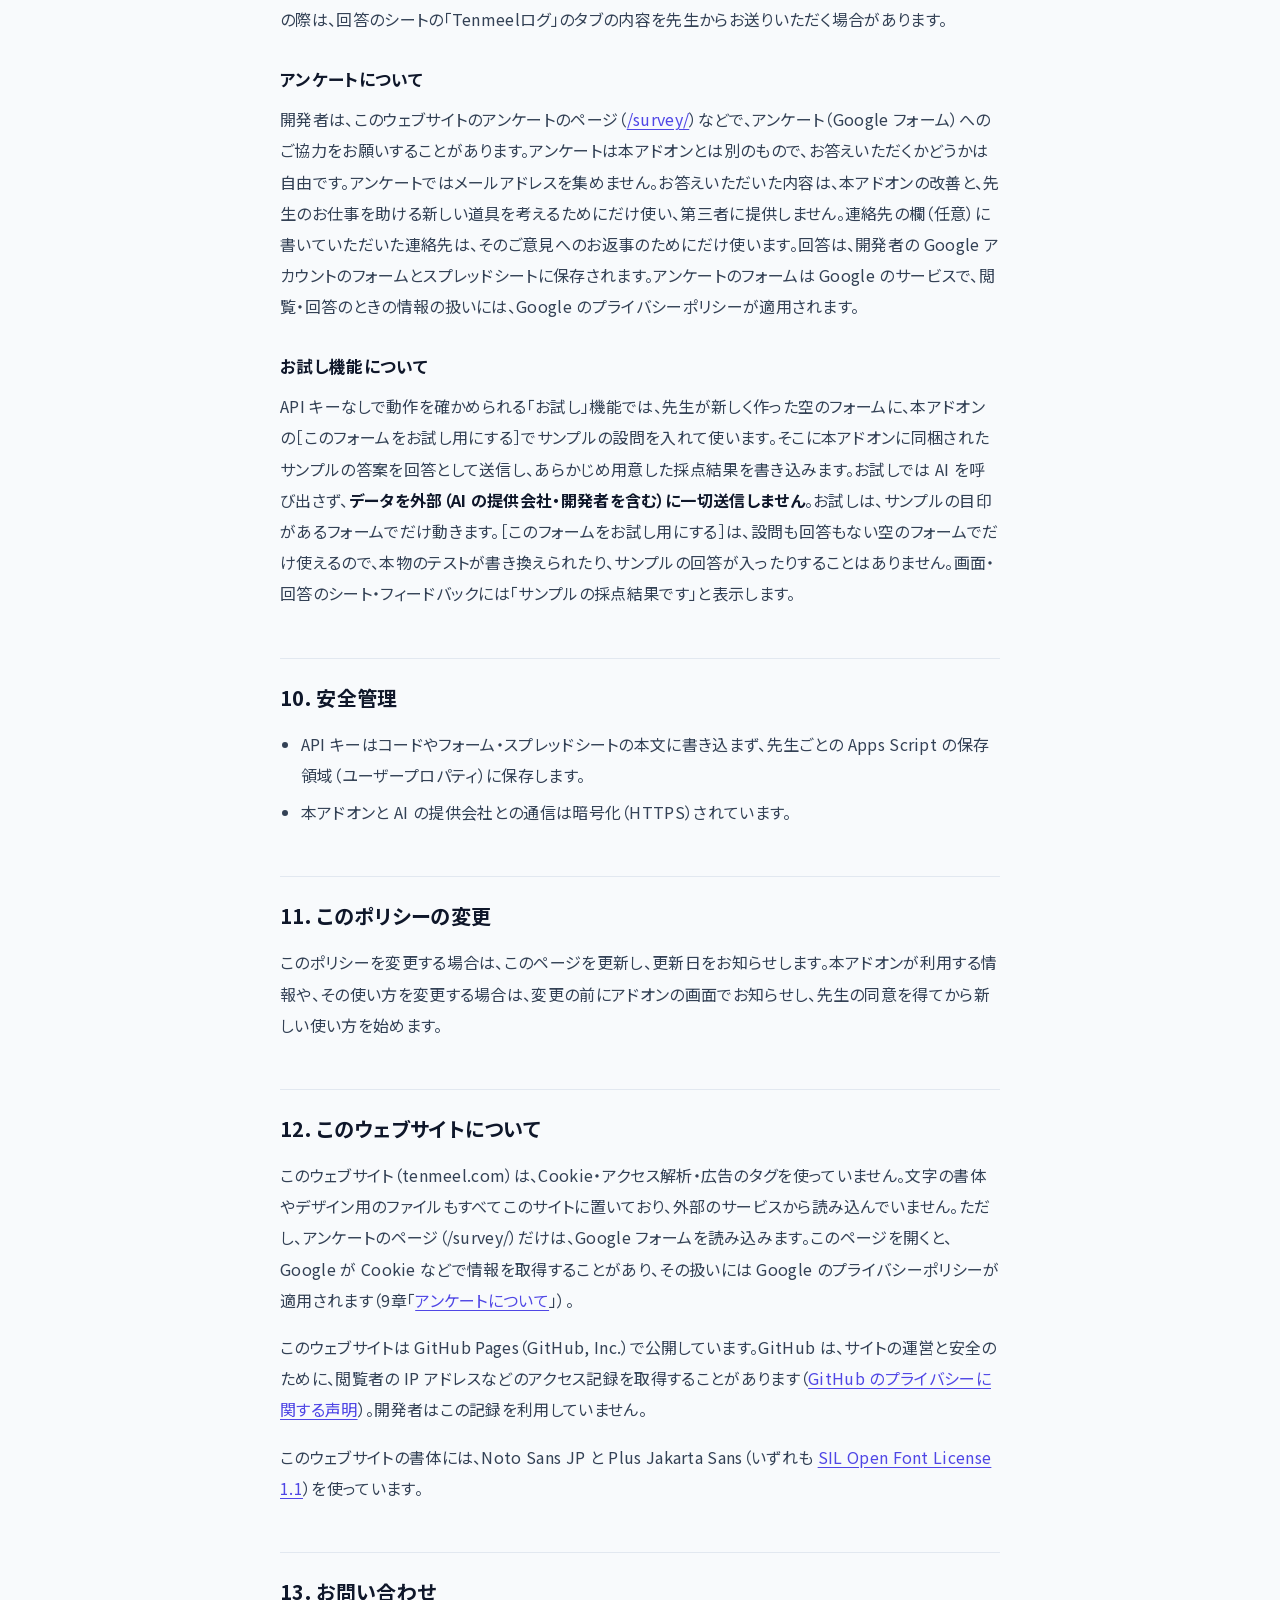
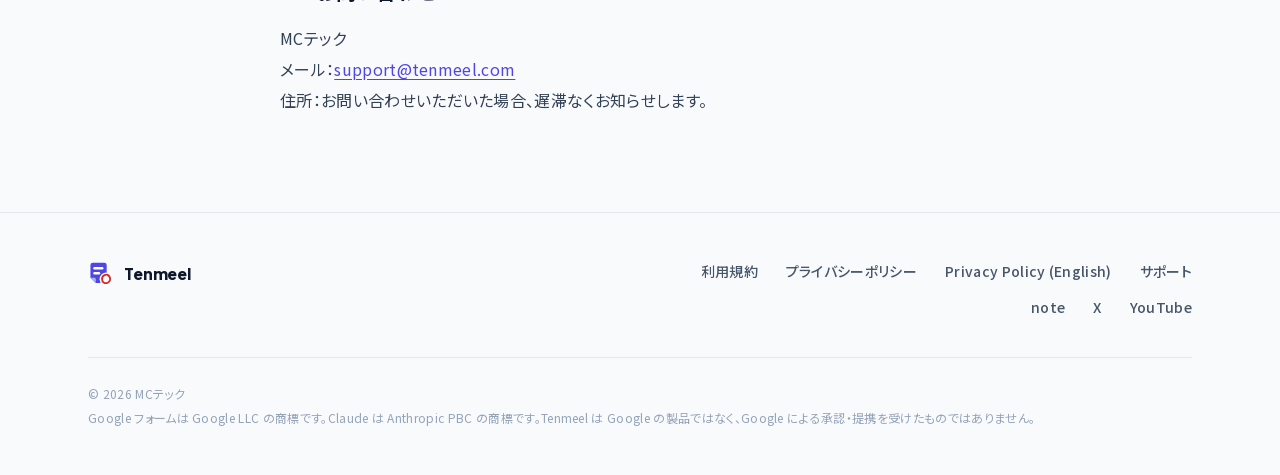
<file: privacy/index.html>
<!doctype html>
<html lang="ja">
<head>
  <meta charset="utf-8">
  <meta name="viewport" content="width=device-width, initial-scale=1">
  <title>プライバシーポリシー｜Tenmeel（テンミール）</title>
  <meta name="description" content="Tenmeel（Google フォームの小テストを AI で採点するアドオン）が扱う情報と、その扱い方の説明です。">
  <link rel="icon" href="/favicon.svg" type="image/svg+xml">
  <link rel="icon" href="/favicon-32.png" sizes="32x32" type="image/png">
  <link rel="apple-touch-icon" href="/apple-touch-icon.png">
  <link rel="alternate" hreflang="ja" href="https://tenmeel.com/privacy/">
  <link rel="alternate" hreflang="en" href="https://tenmeel.com/en/privacy/">
  <link rel="stylesheet" href="/fonts/fonts.css">
  <link rel="stylesheet" href="/tw.css">
  <link rel="stylesheet" href="/base.css">
</head>
<body class="bg-slate-50 font-sans text-slate-700 antialiased">


  <header class="sticky top-0 z-50 border-b border-slate-200/60 bg-white/80 backdrop-blur-md">
    <div class="mx-auto flex h-16 max-w-6xl items-center justify-between gap-4 px-4 sm:px-6">
      <a href="/" class="flex flex-none items-center gap-2.5 font-display text-lg font-extrabold text-slate-900">
        <img src="/favicon.svg" alt="" width="30" height="30" class="h-[30px] w-[30px]">
        Tenmeel
      </a>
      <nav aria-label="サイト内" class="flex items-center gap-3 whitespace-nowrap text-[13px] font-medium text-slate-500 min-[400px]:gap-5 sm:gap-7 sm:text-sm">
        <a class="hidden hover:text-slate-900 sm:inline" href="/#features">特長</a>
        <a class="hidden hover:text-slate-900 sm:inline" href="/#how">使い方</a>
        <a class="hidden text-slate-900 min-[400px]:inline" href="/privacy/" aria-current="page">プライバシー</a>
        <a class="rounded-full bg-slate-900 px-3.5 py-2 text-white hover:bg-slate-700 sm:px-4" href="/#contact">お問い合わせ</a>
      </nav>
    </div>
  </header>

  <main class="doc mx-auto max-w-3xl px-4 pb-20 pt-12 sm:px-6 sm:pt-16">
    <p class="mb-4 inline-flex rounded-full border border-indigo-100 bg-indigo-50 px-3.5 py-1.5 text-xs font-bold text-indigo-600">Privacy Policy</p>
    <h1 class="text-3xl font-bold leading-snug tracking-tight sm:text-4xl">Tenmeel プライバシーポリシー</h1>
    <p class="mb-8 mt-3 text-sm text-slate-500">施行日：2026年11月6日　／　最終更新日：2026年11月13日　／　運営者：MCテック（以下「開発者」）　／　<a href="/en/privacy/" hreflang="en" lang="en">English</a></p>

    <p>Tenmeel（テンミール、以下「本アドオン」）は、先生が Google フォームで実施した記述式の小テストを AI で採点し、点数とコメントをフォームに書き込むアドオンです。このポリシーは、本アドオンが扱う情報と、その扱い方を説明するものです。</p>

    <h2 id="summary">1. いちばん大切なこと</h2>
    <ul class="key-points">
      <li><strong>生徒の答案は、開発者のサーバーを経由しません。</strong>採点の処理は、本アドオンを使う先生の Google アカウントの中（Google Apps Script）で行われます。開発者が答案や採点結果を見たり、受け取ったりすることはありません。</li>
      <li><strong>AI に送るのは、問題文と生徒の回答（および先生が設定した採点方針）だけです。</strong>生徒の氏名・メールアドレスなど、個人を識別する情報は AI への送信内容に含めません。</li>
      <li><strong>AI の利用には、先生ご自身の API キーを使います。</strong>AI の利用料金は、先生が AI の提供会社に直接支払います。開発者が先生の API キーを受け取ることはありません。</li>
    </ul>

    <h2 id="data">2. 本アドオンが利用する情報と使い方</h2>
    <p>本アドオンは、先生の許可（Google の許可画面での同意）を得たうえで、次の情報を利用します。いずれも<strong>採点の機能を提供するためだけに</strong>使います。</p>
    <div class="table-scroll">
      <table>
        <thead><tr><th>情報</th><th>使い方</th></tr></thead>
        <tbody>
          <tr><td>先生が開いている Google フォーム（設問、配点、回答、フォームの説明文）</td><td>採点する設問と配点の確認、回答の読み取りと採点、点数とコメント（フィードバック）のフォームへの書き込みに使用します。また、AI が作成したコメントであることを示す一文を、フォームの説明文に追加・削除するために使用します（先生が書いた説明文には手を加えません）。</td></tr>
          <tr><td>採点するフォームにリンクした回答のスプレッドシート（以下「回答のシート」）</td><td>回答の読み取りに使用します。また、右側の列に AI の点数・コメント・検算・氏名を書き込み、別のタブ（「Tenmeel設問」「Tenmeelログ」「Tenmeel控え_…」「Tenmeel名前順」）に設問の一覧・ログ・採点し直す前の控え・名前順の一覧を書き込むために使用します。回答のシートは、先生が Google フォームの「スプレッドシートにリンク」で作ります。本アドオンが回答のシートを作ることはありません。</td></tr>
          <tr><td>回答者のメールアドレス・タイムスタンプ（フォームで収集している場合）</td><td>回答のシートにもともと含まれます。本アドオンは、採点結果を正しい回答に書き込むための照合にだけ使用します。AI には送信しません。</td></tr>
          <tr><td>生徒の氏名（フォームに「氏名」の設問がある場合、または先生が名簿に登録した場合）</td><td>誰の結果かを先生が確認するために使用します。名簿に登録された名前、名簿に無い場合はフォームの「氏名」の設問の答えを、回答のシートの「Tenmeel｜氏名」の列に書き込みます（どちらも無ければ空欄です）。AI には送信しません。学校のアカウント名簿などから自動で取得することはありません。</td></tr>
          <tr><td>名簿（任意）：先生が登録する生徒のメールアドレスと名前（クラスごと）</td><td>先生が名簿の機能を使う場合だけ、本アドオンが先生の Google ドライブに「Tenmeel名簿」というスプレッドシートを作ります。先生はそこにクラスごとに生徒のメールアドレスと名前を登録し、本アドオンは、フォームごとに先生が選んだクラスの名前を、回答のシートの「Tenmeel｜氏名」の列に書き込むために使用します。AI には送信しません。</td></tr>
        </tbody>
      </table>
    </div>

    <p>本アドオンが Google に求める権限（スコープ）と、その用途は次のとおりです。</p>
    <div class="table-scroll">
      <table>
        <thead><tr><th>権限</th><th>用途</th></tr></thead>
        <tbody>
          <tr><td><code>forms.currentonly</code><br>（開いているフォームのみの閲覧・編集）</td><td>開いているフォームの設問・回答の読み取りと、点数・フィードバックの書き込みに使用します。フォームにリンクされた回答のシートの確認と、AI が作成したことを示す一文（セクション8参照）のフォームの説明文への追加・削除にも使用します。お試し機能（セクション9の「お試し機能について」参照）では、空のフォームにサンプルの設問を入れ、サンプルの回答を送信するために使用します。</td></tr>
          <tr><td><code>drive.file</code><br>（本アドオンが作成したファイルと、先生が選んだファイルのみ）</td><td>本アドオンが作った「Tenmeel」フォルダ・名簿（任意）と、先生がファイル選択画面で選んだ回答のシートだけを読み書きするために使用します。先生のほかのファイルやフォルダは見えません。</td></tr>
          <tr><td><code>script.external_request</code><br>（外部サービスへの接続）</td><td>AI の提供会社（Anthropic）の API に採点を依頼するために使用します。接続先は Anthropic の API（api.anthropic.com）だけに限っています。</td></tr>
          <tr><td><code>script.container.ui</code><br>（画面の表示）</td><td>フォームの画面にメニュー・サイドバー・ダイアログを表示するために使用します。</td></tr>
        </tbody>
      </table>
    </div>
    <p>本アドオンは、先生の Google ドライブ全体や、ほかのフォーム・ファイルへのアクセスは求めません。必要な機能に対して最小限の権限のみを求めます。</p>
    <p>回答のシートは、フォームごとに最初の1回だけ、本アドオンのサイドバーの［回答のシートを選ぶ］から、Google のファイル選択画面で選んでいただきます（同僚と同じフォームを使う場合も、先生ごとに1回選びます）。ファイル選択画面は Google が提供する画面です。本アドオンが受け取るのは、先生が選んだファイルの ID だけで、選んだファイルの情報が開発者に届くことはありません。</p>

    <h2 id="ai">3. AI の提供会社への送信</h2>
    <p>採点のため、次の内容を AI の提供会社に送信します。送信先は <strong>Anthropic（Claude）だけ</strong>です。AI のモデルは Anthropic の Claude を使います。先生は、フォームごとに、ほかの Anthropic のモデルに変えられます。</p>
    <ul>
      <li>送信するもの：設問の文、満点（配点）、先生が設定した採点方針（全体と設問ごと）、記述式（短文）で、フォームの正解と一致して満点になった回答と、先生が点数を満点に直した回答の例（他の生徒のものです。前の採点で Tenmeel が満点にした回答は使いません。回答のみで他の情報は付けません）、生徒の回答本文、照合用の番号（内部で任意に振る番号で、個人を特定するものではありません）</li>
      <li>送信しないもの：生徒の氏名、メールアドレス、回答のタイムスタンプ、回答の ID（Google フォームが回答ごとに付ける番号。採点結果を正しい回答に書き戻すために、Tenmeel の中でだけ使います。回答のシートの隠れた列に記録します）、名簿、その他の識別情報</li>
    </ul>
    <p><strong>ご注意：</strong>生徒が回答本文の中に自分の氏名などを書いた場合、その内容はそのまま AI に送信されます。</p>
    <p>送信された内容の扱いは、Anthropic の<a href="https://www.anthropic.com/legal/commercial-terms">商用規約</a>と<a href="https://www.anthropic.com/legal/privacy">プライバシーポリシー</a>に従います。Anthropic の商用規約では、API を通じて送信された内容を、Anthropic が AI モデルの学習に使わないことが定められています。</p>
    <p>本アドオンは、ほかの AI の提供会社（Google の Gemini、OpenAI など）には送信しません。</p>

    <h2 id="storage">4. 情報の保存場所</h2>
    <div class="table-scroll">
      <table>
        <thead><tr><th>情報</th><th>保存場所</th></tr></thead>
        <tbody>
          <tr><td>API キー</td><td>先生ごとの Apps Script の保存領域（ユーザープロパティ）。ほかの利用者や開発者からは見えません。フォームや回答のシートには書き込みません</td></tr>
          <tr><td>採点結果（点数・コメント）</td><td>先生の Google フォームと、回答のシートの右側の列（合計点は、Google フォームが回答のシートに書く「点数」の列だけを使います）</td></tr>
          <tr><td>回答者のメールアドレス・氏名</td><td>回答のシート（フォームの回答にもともと含まれるもの、または名簿から写したもの）</td></tr>
          <tr><td>名簿（任意）</td><td>先生の Google ドライブの「Tenmeel名簿」のスプレッドシート。名簿の場所は先生ごとの Apps Script の保存領域（ユーザープロパティ）に、どのクラスを使うかはフォームごとの保存領域（ドキュメントプロパティ）に記録します</td></tr>
          <tr><td>実行ログ・採点方針などの設定</td><td>ログは回答のシートの「Tenmeelログ」のタブ。採点方針は、そのフォーム専用の Apps Script の保存領域（ドキュメントプロパティ）に保存し、回答のシートの「Tenmeel設問」のタブには読むための写しを書きます</td></tr>
          <tr><td>採点し直す前の点数とコメント</td><td>設問を採点し直したとき、直前の点数とコメントの控えを、回答のシートの「Tenmeel控え_…」のタブに残します</td></tr>
          <tr><td>中断した採点の再開位置</td><td>専用の記録は持ちません。回答のシートの AI の点数の列が空の回答を、まだ採点していない回答として、続きから採点します</td></tr>
          <tr><td>フォームごとの設定（AI のモデル、AI 作成の表示、名簿のクラスなど）</td><td>そのフォーム専用の Apps Script の保存領域（ドキュメントプロパティ）</td></tr>
        </tbody>
      </table>
    </div>
    <p>名簿のスプレッドシートは、本アドオンが先生のマイドライブに作る「Tenmeel」フォルダに保存します（フォルダは別の場所に移動してもかまいません）。回答のシートは、先生が Google フォームから作った場所にあります。これらはすべて先生の Google アカウントの中に保存され、開発者のサーバーには保存されません。</p>

    <h2 id="deletion">5. 保存期間と削除</h2>
    <ul>
      <li>API キーは、本アドオンのサイドバーの「⚙ 設定」→［APIキーを削除］でいつでも削除できます。<strong>本アドオンをアンインストールする前に、この操作でキーを削除してください。</strong></li>
      <li>回答のシートと名簿のスプレッドシートは先生の Google ドライブにあり、本アドオンをアンインストールしても残ります。回答のシートに本アドオンが足した列やタブが不要になったら、先生が削除してください（フォームの回答そのものには影響しません）。フォームに書き込んだ点数・コメントは、フォームの採点機能で変更・削除できます。</li>
      <li>回答のシートと名簿には、生徒の氏名・メールアドレス（回答のシートには回答も）が含まれます。回答のシートをほかの先生と共有している場合、本アドオンが足した列やタブ（AI のコメントなど）も、共有している人から見えます。共有は、学校の個人情報の取り扱いのルールに従ってください。</li>
      <li>採点方針とフォームごとの設定は、そのフォーム専用の保存領域にあり、フォームを削除すると一緒に消えます。</li>
      <li>開発者は、これらの情報を保存・保持していません。</li>
      <li><a href="https://myaccount.google.com/permissions">Google アカウントの設定</a>から、本アドオンへのアクセス許可をいつでも取り消せます。</li>
    </ul>

    <h2 id="sharing">6. 第三者への提供</h2>
    <p>開発者は、本アドオンを通じて得た情報を、販売したり、広告に使ったり、第三者に提供したりしません。AI への送信（3.）は、先生の操作による採点のためだけに行います。</p>

    <h2 id="google-api">7. Google API から取得した情報の取り扱い</h2>
    <p>本アドオンが Google API から取得した情報の利用と他のアプリへの転送は、限定使用の要件を含む <a href="https://developers.google.com/terms/api-services-user-data-policy">Google API サービスのユーザーデータに関するポリシー</a>に従います。Google Workspace API から取得したデータを、汎用の AI・機械学習モデルの開発・改良・学習に使うことはありません。</p>

    <h2 id="minors">8. 未成年（高校生以下）への利用について</h2>
    <p>本アドオンでは、生徒の回答を AI が採点し、コメントを作成します。18歳未満の生徒の答案を採点する場合は、次の点にご注意ください。</p>
    <ul>
      <li>本アドオンは先生が操作するもので、生徒が本アドオンや AI を直接操作することはありません。生徒は、先生が確認したうえで返した点数とコメントを受け取ります。</li>
      <li>Anthropic は、未成年に関わる用途について、AI を使っていることを利用者に明示することなどを求めています（<a href="https://support.claude.com/en/articles/9307344-responsible-use-of-anthropic-s-models-guidelines-for-organizations-serving-minors">Anthropic のガイドライン</a>）。
        <ul>
          <li>生徒に返すコメントが AI によるものであることを、生徒に伝えてください。本アドオンは、初期設定でフォームの説明文に「※AIが作成したコメントを、先生が確認しています」という一文を表示します。この一文は本アドオンが追加・削除し、先生が書いた説明文には手を加えません。設定で表示しないこともできますが、高校生以下の生徒に使う場合は表示したままにすることをおすすめします。</li>
          <li>本アドオンは、点数・コメントを生徒に自動では返しません。先生が内容を確認してから、Google フォームの「スコアを通知」で生徒に返してください。Google フォームの「成績の発表」が「送信直後に表示する」になっていると、書き込んだ時点でコメントが生徒に見えてしまうため、本アドオンはフォームごとに最初の書き込みの前に「確認後に手動で表示する」になっていることを先生に確かめ、なっていない場合は書き込みません。</li>
        </ul>
      </li>
      <li>学校・自治体の方針（生成 AI の利用ルール、保護者への説明など）に従ってご利用ください。</li>
    </ul>

    <h2 id="developer">9. 開発者が受け取る情報</h2>
    <p>開発者が受け取るのは、お問い合わせ（メールなど）でお知らせいただいた内容と、アンケートにお答えいただいた内容だけです。お問い合わせの内容は、お問い合わせへの回答のためにのみ使います。</p>
    <p>本アドオンには、利用状況やエラーの情報を開発者に自動で送る仕組みはありません。不具合のご報告の際は、回答のシートの「Tenmeelログ」のタブの内容を先生からお送りいただく場合があります。</p>
    <h3 id="survey">アンケートについて</h3>
    <p>開発者は、このウェブサイトのアンケートのページ（<a href="/survey/">/survey/</a>）などで、アンケート（Google フォーム）へのご協力をお願いすることがあります。アンケートは本アドオンとは別のもので、お答えいただくかどうかは自由です。アンケートではメールアドレスを集めません。お答えいただいた内容は、本アドオンの改善と、先生のお仕事を助ける新しい道具を考えるためにだけ使い、第三者に提供しません。連絡先の欄（任意）に書いていただいた連絡先は、そのご意見へのお返事のためにだけ使います。回答は、開発者の Google アカウントのフォームとスプレッドシートに保存されます。アンケートのフォームは Google のサービスで、閲覧・回答のときの情報の扱いには、Google のプライバシーポリシーが適用されます。</p>
    <h3>お試し機能について</h3>
    <p>API キーなしで動作を確かめられる「お試し」機能では、先生が新しく作った空のフォームに、本アドオンの［このフォームをお試し用にする］でサンプルの設問を入れて使います。そこに本アドオンに同梱されたサンプルの答案を回答として送信し、あらかじめ用意した採点結果を書き込みます。お試しでは AI を呼び出さず、<strong>データを外部（AI の提供会社・開発者を含む）に一切送信しません</strong>。お試しは、サンプルの目印があるフォームでだけ動きます。［このフォームをお試し用にする］は、設問も回答もない空のフォームでだけ使えるので、本物のテストが書き換えられたり、サンプルの回答が入ったりすることはありません。画面・回答のシート・フィードバックには「サンプルの採点結果です」と表示します。</p>

    <h2 id="security">10. 安全管理</h2>
    <ul>
      <li>API キーはコードやフォーム・スプレッドシートの本文に書き込まず、先生ごとの Apps Script の保存領域（ユーザープロパティ）に保存します。</li>
      <li>本アドオンと AI の提供会社との通信は暗号化（HTTPS）されています。</li>
    </ul>

    <h2 id="changes">11. このポリシーの変更</h2>
    <p>このポリシーを変更する場合は、このページを更新し、更新日をお知らせします。本アドオンが利用する情報や、その使い方を変更する場合は、変更の前にアドオンの画面でお知らせし、先生の同意を得てから新しい使い方を始めます。</p>

    <h2 id="website">12. このウェブサイトについて</h2>
    <p>このウェブサイト（tenmeel.com）は、Cookie・アクセス解析・広告のタグを使っていません。文字の書体やデザイン用のファイルもすべてこのサイトに置いており、外部のサービスから読み込んでいません。ただし、アンケートのページ（/survey/）だけは、Google フォームを読み込みます。このページを開くと、Google が Cookie などで情報を取得することがあり、その扱いには Google のプライバシーポリシーが適用されます（9章「<a href="#survey">アンケートについて</a>」）。</p>
    <p>このウェブサイトは GitHub Pages（GitHub, Inc.）で公開しています。GitHub は、サイトの運営と安全のために、閲覧者の IP アドレスなどのアクセス記録を取得することがあります（<a href="https://docs.github.com/ja/site-policy/privacy-policies/github-general-privacy-statement">GitHub のプライバシーに関する声明</a>）。開発者はこの記録を利用していません。</p>
    <p>このウェブサイトの書体には、Noto Sans JP と Plus Jakarta Sans（いずれも <a href="https://openfontlicense.org/">SIL Open Font License 1.1</a>）を使っています。</p>

    <h2 id="contact">13. お問い合わせ</h2>
    <p>MCテック<br>
      メール：<a href="mailto:support@tenmeel.com">support@tenmeel.com</a><br>
      住所：お問い合わせいただいた場合、遅滞なくお知らせします。</p>
  </main>

  <footer class="border-t border-slate-200 bg-slate-50">
    <div class="mx-auto max-w-6xl px-4 py-12 sm:px-6">
      <div class="flex flex-col gap-8 sm:flex-row sm:items-start sm:justify-between">
        <a href="/" class="flex items-center gap-2.5 font-display text-base font-extrabold text-slate-900">
          <img src="/favicon.svg" alt="" width="26" height="26" class="h-[26px] w-[26px]">
          Tenmeel
        </a>
        <div class="flex flex-col gap-4 sm:items-end">
          <nav aria-label="フッター" class="flex flex-wrap gap-x-7 gap-y-3 text-sm font-medium text-slate-600">
            <a class="hover:text-slate-900" href="/terms/">利用規約</a>
            <a class="hover:text-slate-900" href="/privacy/">プライバシーポリシー</a>
            <a class="hover:text-slate-900" href="/en/privacy/" hreflang="en" lang="en">Privacy Policy (English)</a>
            <a class="hover:text-slate-900" href="/support/">サポート</a>
          </nav>
          <nav aria-label="SNS" class="flex flex-wrap gap-x-7 gap-y-3 text-sm font-medium text-slate-600">
            <a class="hover:text-slate-900" href="https://note.com/tenmeel" target="_blank" rel="noopener">note</a>
            <a class="hover:text-slate-900" href="https://x.com/tenmeel" target="_blank" rel="noopener">X</a>
            <a class="hover:text-slate-900" href="https://www.youtube.com/@Tenmeel" target="_blank" rel="noopener">YouTube</a>
          </nav>
        </div>
      </div>
      <div class="mt-10 border-t border-slate-200 pt-6 text-xs leading-6 text-slate-400">
        <p>© 2026 MCテック</p>
        <p>Google フォームは Google LLC の商標です。Claude は Anthropic PBC の商標です。Tenmeel は Google の製品ではなく、Google による承認・提携を受けたものではありません。</p>
      </div>
    </div>
  </footer>

</body>
</html>
</file>
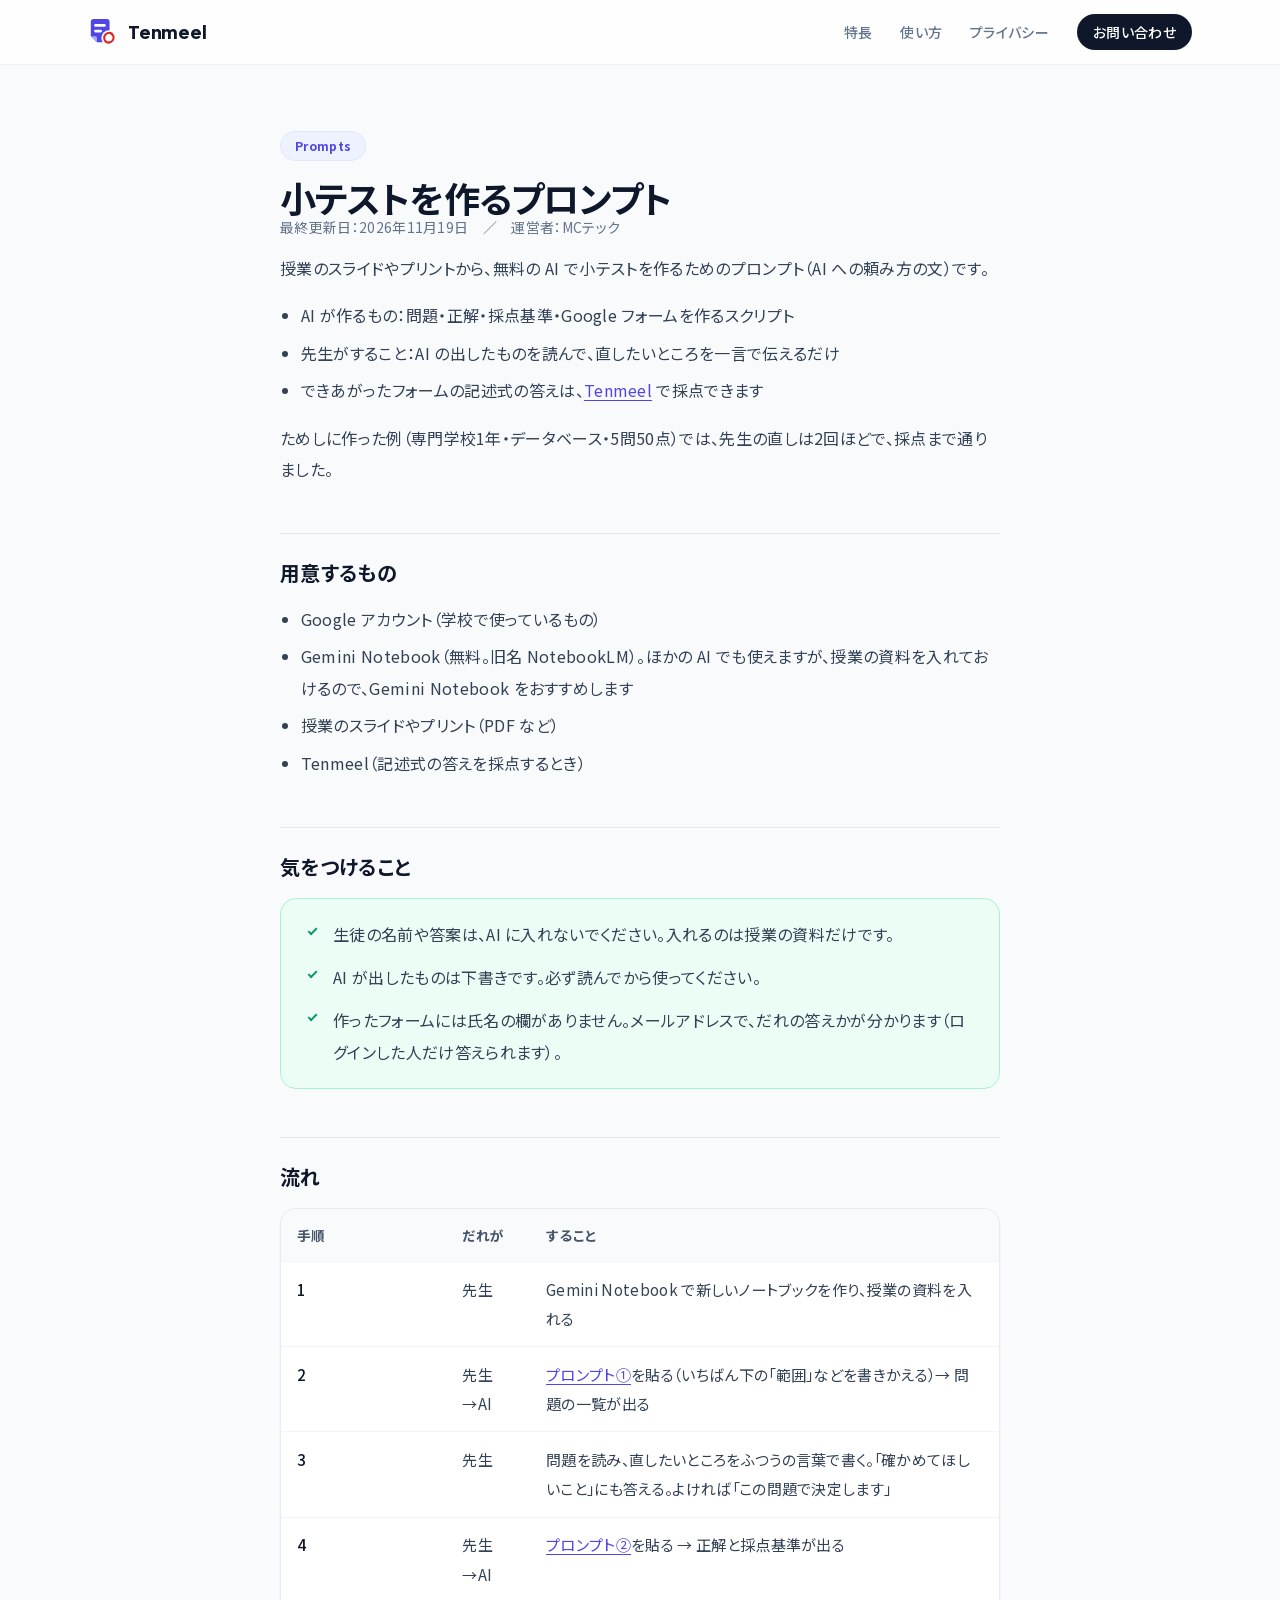
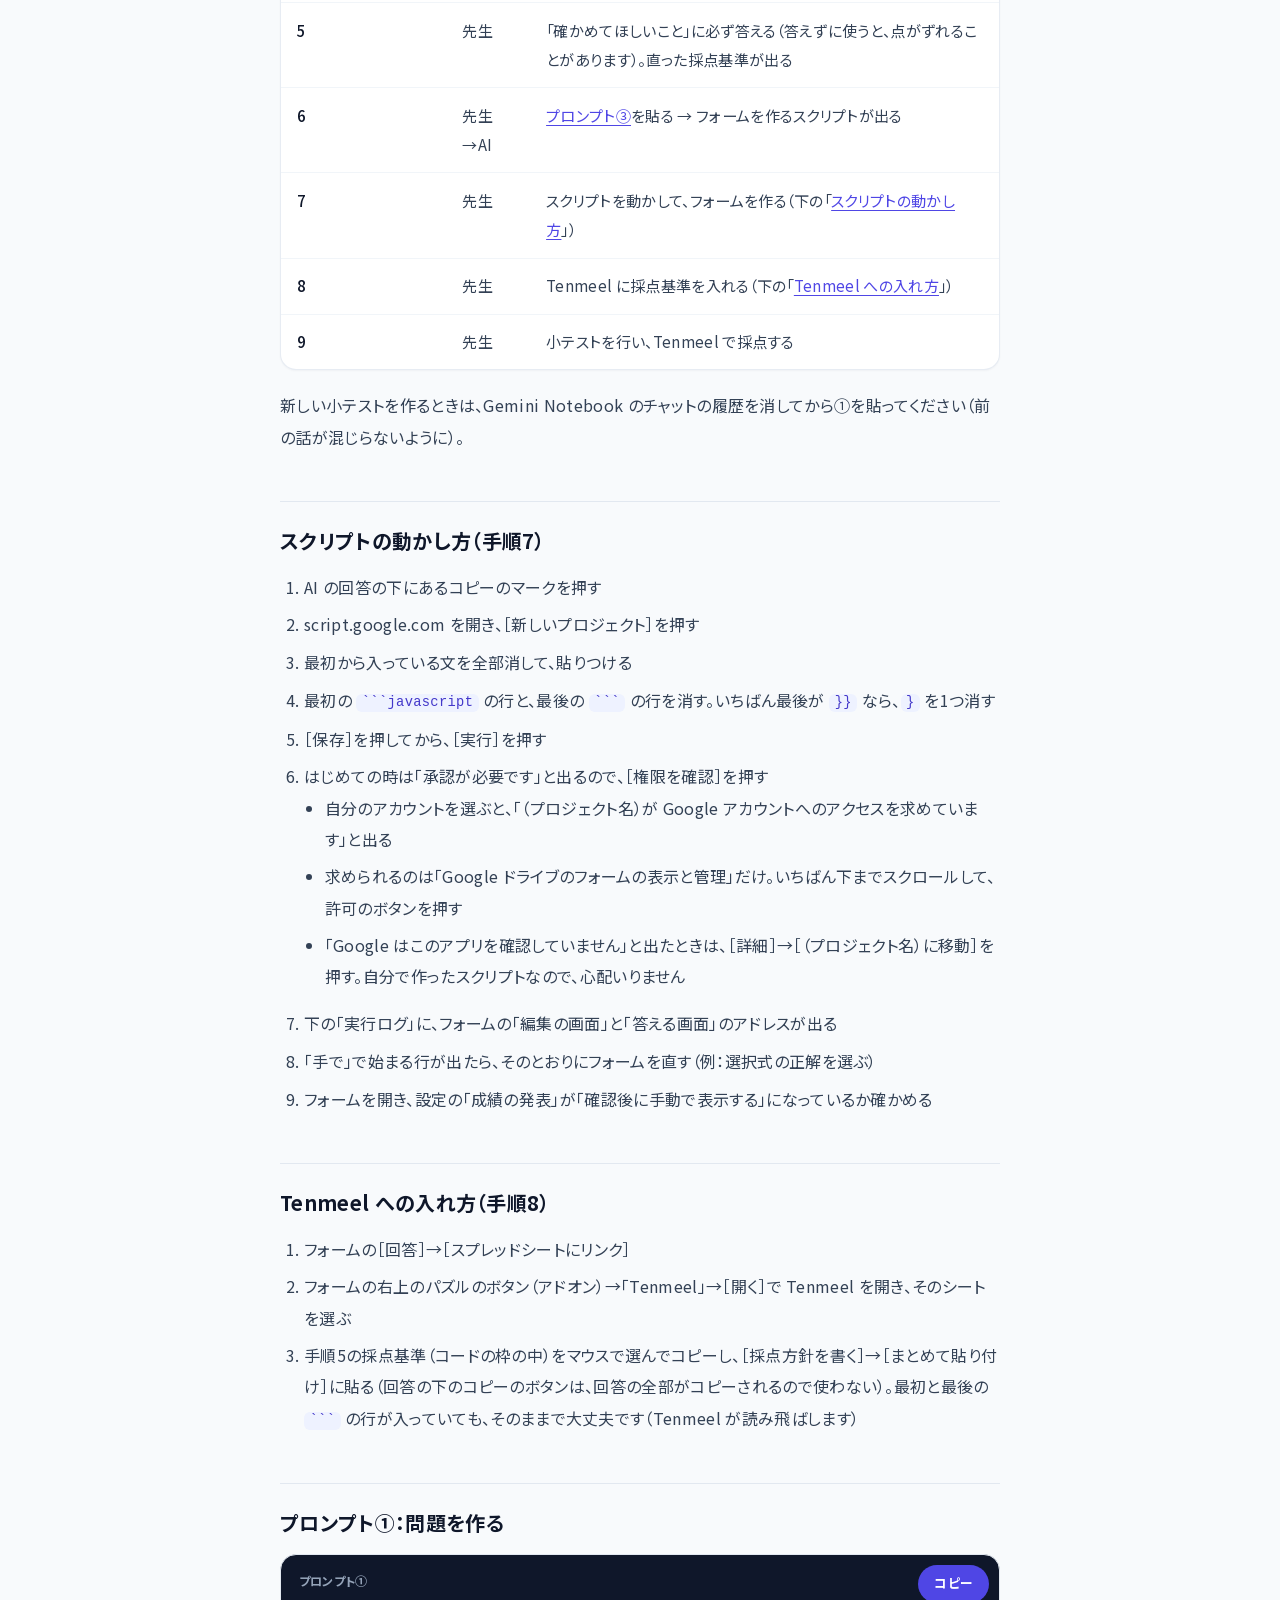
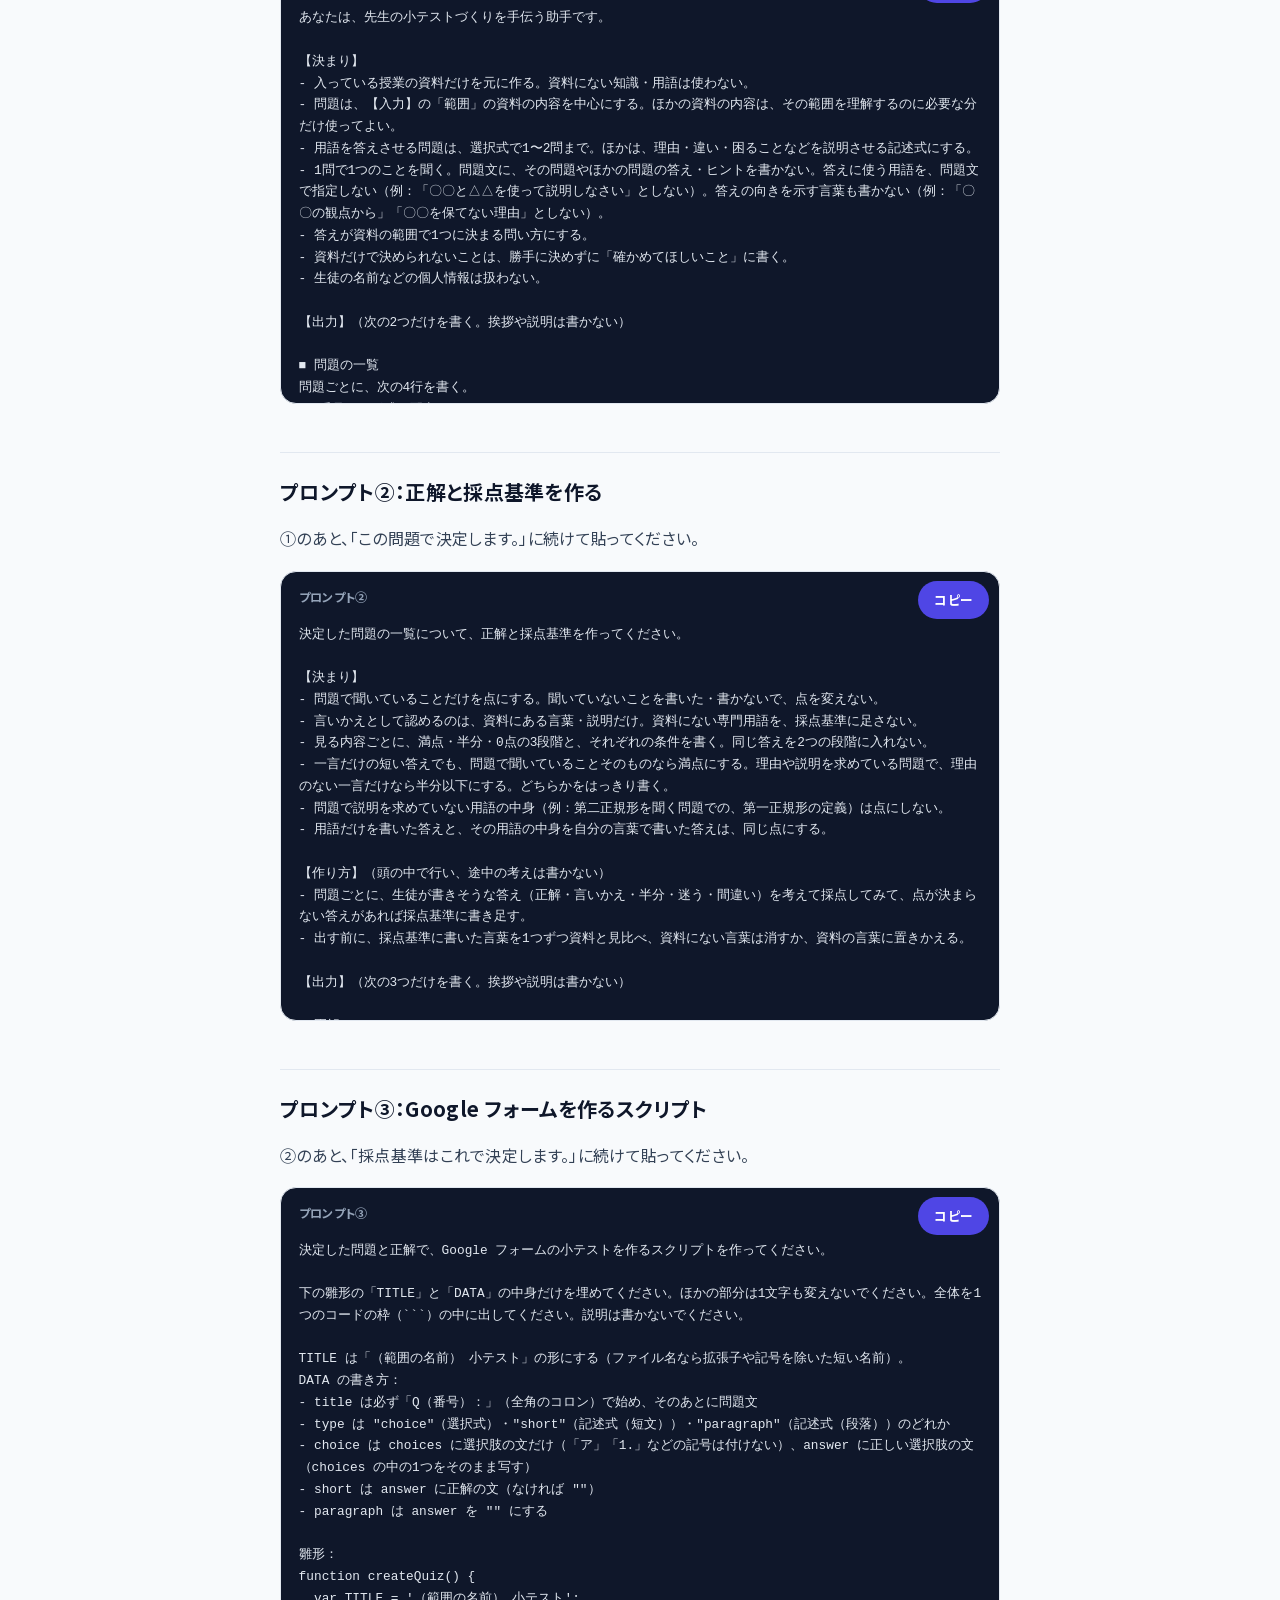
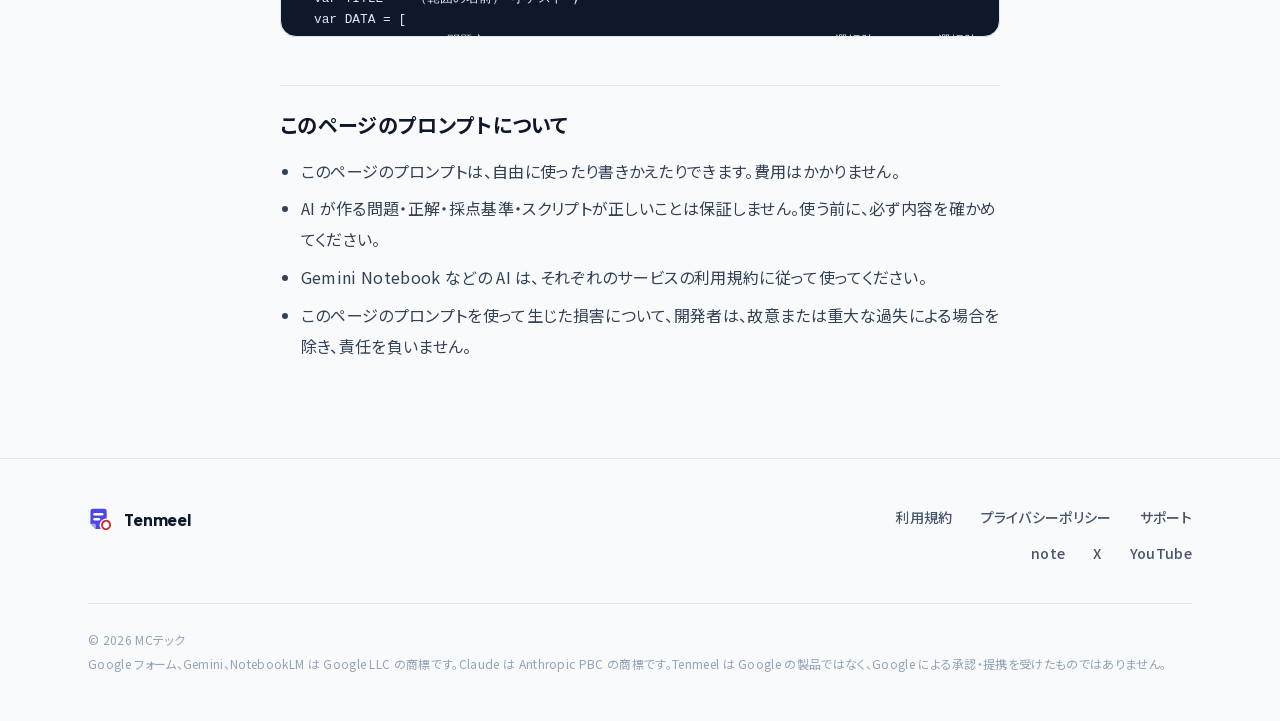
<file: quiz-prompts/index.html>
<!doctype html>
<html lang="ja">
<head>
  <meta charset="utf-8">
  <meta name="viewport" content="width=device-width, initial-scale=1">
  <title>小テストを作るプロンプト｜Tenmeel（テンミール）</title>
  <meta name="description" content="授業のスライドやプリントから、無料の AI で記述式の小テスト（問題・正解・採点基準・Google フォーム）を作るためのプロンプトです。">
  <link rel="icon" href="/favicon.svg" type="image/svg+xml">
  <link rel="icon" href="/favicon-32.png" sizes="32x32" type="image/png">
  <link rel="apple-touch-icon" href="/apple-touch-icon.png">
  <link rel="stylesheet" href="/fonts/fonts.css">
  <link rel="stylesheet" href="/tw.css">
  <link rel="stylesheet" href="/base.css">
  <style>
    .doc ol { margin: 0 0 1rem; padding-left: 1.5em; list-style: decimal; }
    .doc ol li { margin-bottom: 0.4rem; }
    .prompt { position: relative; margin: 0.75rem 0 1.5rem; border: 1px solid #e2e8f0; border-radius: 1rem; background: #0f172a; }
    .prompt pre { margin: 0; padding: 3.25rem 1.1rem 1.1rem; overflow-x: auto; max-height: 28rem; overflow-y: auto; color: #e2e8f0; font-family: ui-monospace, SFMono-Regular, Menlo, Consolas, monospace; font-size: 0.8rem; line-height: 1.7; white-space: pre-wrap; overflow-wrap: anywhere; letter-spacing: 0; }
    .prompt .copy { position: absolute; top: 0.6rem; right: 0.6rem; border-radius: 9999px; background: #4f46e5; color: #fff; font-size: 0.8rem; font-weight: 700; padding: 0.4rem 1rem; cursor: pointer; border: 0; }
    .prompt .copy:hover { background: #4338ca; }
    .prompt .label { position: absolute; top: 0.85rem; left: 1.1rem; color: #94a3b8; font-size: 0.75rem; font-weight: 700; }
  </style>
</head>
<body class="bg-slate-50 font-sans text-slate-700 antialiased">

  <header class="sticky top-0 z-50 border-b border-slate-200/60 bg-white/80 backdrop-blur-md">
    <div class="mx-auto flex h-16 max-w-6xl items-center justify-between gap-4 px-4 sm:px-6">
      <a href="/" class="flex flex-none items-center gap-2.5 font-display text-lg font-extrabold text-slate-900">
        <img src="/favicon.svg" alt="" width="30" height="30" class="h-[30px] w-[30px]">
        Tenmeel
      </a>
      <nav aria-label="サイト内" class="flex items-center gap-3 whitespace-nowrap text-[13px] font-medium text-slate-500 min-[400px]:gap-5 sm:gap-7 sm:text-sm">
        <a class="hidden hover:text-slate-900 sm:inline" href="/#features">特長</a>
        <a class="hidden hover:text-slate-900 sm:inline" href="/#how">使い方</a>
        <a class="hidden hover:text-slate-900 min-[400px]:inline" href="/privacy/">プライバシー</a>
        <a class="rounded-full bg-slate-900 px-3.5 py-2 text-white hover:bg-slate-700 sm:px-4" href="/support/#contact">お問い合わせ</a>
      </nav>
    </div>
  </header>

  <main class="doc mx-auto max-w-3xl px-4 pb-20 pt-12 sm:px-6 sm:pt-16">
    <p class="mb-4 inline-flex rounded-full border border-indigo-100 bg-indigo-50 px-3.5 py-1.5 text-xs font-bold text-indigo-600">Prompts</p>
    <h1 class="text-3xl font-bold leading-snug tracking-tight sm:text-4xl">小テストを作るプロンプト</h1>
    <p class="mb-8 mt-3 text-sm text-slate-500">最終更新日：2026年11月19日　／　運営者：MCテック</p>

    <p>授業のスライドやプリントから、無料の AI で小テストを作るためのプロンプト（AI への頼み方の文）です。</p>
    <ul>
      <li>AI が作るもの：問題・正解・採点基準・Google フォームを作るスクリプト</li>
      <li>先生がすること：AI の出したものを読んで、直したいところを一言で伝えるだけ</li>
      <li>できあがったフォームの記述式の答えは、<a href="/">Tenmeel</a> で採点できます</li>
    </ul>
    <p>ためしに作った例（専門学校1年・データベース・5問50点）では、先生の直しは2回ほどで、採点まで通りました。</p>

    <h2 id="prepare">用意するもの</h2>
    <ul>
      <li>Google アカウント（学校で使っているもの）</li>
      <li>Gemini Notebook（無料。旧名 NotebookLM）。ほかの AI でも使えますが、授業の資料を入れておけるので、Gemini Notebook をおすすめします</li>
      <li>授業のスライドやプリント（PDF など）</li>
      <li>Tenmeel（記述式の答えを採点するとき）</li>
    </ul>

    <h2 id="notes">気をつけること</h2>
    <ul class="key-points">
      <li>生徒の名前や答案は、AI に入れないでください。入れるのは授業の資料だけです。</li>
      <li>AI が出したものは下書きです。必ず読んでから使ってください。</li>
      <li>作ったフォームには氏名の欄がありません。メールアドレスで、だれの答えかが分かります（ログインした人だけ答えられます）。</li>
    </ul>

    <h2 id="flow">流れ</h2>
    <div class="table-scroll">
      <table>
        <thead><tr><th>手順</th><th>だれが</th><th>すること</th></tr></thead>
        <tbody>
          <tr><td>1</td><td>先生</td><td>Gemini Notebook で新しいノートブックを作り、授業の資料を入れる</td></tr>
          <tr><td>2</td><td>先生→AI</td><td><a href="#prompt1">プロンプト①</a>を貼る（いちばん下の「範囲」などを書きかえる）→ 問題の一覧が出る</td></tr>
          <tr><td>3</td><td>先生</td><td>問題を読み、直したいところをふつうの言葉で書く。「確かめてほしいこと」にも答える。よければ「この問題で決定します」</td></tr>
          <tr><td>4</td><td>先生→AI</td><td><a href="#prompt2">プロンプト②</a>を貼る → 正解と採点基準が出る</td></tr>
          <tr><td>5</td><td>先生</td><td>「確かめてほしいこと」に必ず答える（答えずに使うと、点がずれることがあります）。直った採点基準が出る</td></tr>
          <tr><td>6</td><td>先生→AI</td><td><a href="#prompt3">プロンプト③</a>を貼る → フォームを作るスクリプトが出る</td></tr>
          <tr><td>7</td><td>先生</td><td>スクリプトを動かして、フォームを作る（下の「<a href="#script">スクリプトの動かし方</a>」）</td></tr>
          <tr><td>8</td><td>先生</td><td>Tenmeel に採点基準を入れる（下の「<a href="#tenmeel">Tenmeel への入れ方</a>」）</td></tr>
          <tr><td>9</td><td>先生</td><td>小テストを行い、Tenmeel で採点する</td></tr>
        </tbody>
      </table>
    </div>
    <p>新しい小テストを作るときは、Gemini Notebook のチャットの履歴を消してから①を貼ってください（前の話が混じらないように）。</p>

    <h2 id="script">スクリプトの動かし方（手順7）</h2>
    <ol>
      <li>AI の回答の下にあるコピーのマークを押す</li>
      <li>script.google.com を開き、［新しいプロジェクト］を押す</li>
      <li>最初から入っている文を全部消して、貼りつける</li>
      <li>最初の <code>```javascript</code> の行と、最後の <code>```</code> の行を消す。いちばん最後が <code>}}</code> なら、<code>}</code> を1つ消す</li>
      <li>［保存］を押してから、［実行］を押す</li>
      <li>はじめての時は「承認が必要です」と出るので、［権限を確認］を押す
        <ul>
          <li>自分のアカウントを選ぶと、「（プロジェクト名）が Google アカウントへのアクセスを求めています」と出る</li>
          <li>求められるのは「Google ドライブのフォームの表示と管理」だけ。いちばん下までスクロールして、許可のボタンを押す</li>
          <li>「Google はこのアプリを確認していません」と出たときは、［詳細］→［（プロジェクト名）に移動］を押す。自分で作ったスクリプトなので、心配いりません</li>
        </ul>
      </li>
      <li>下の「実行ログ」に、フォームの「編集の画面」と「答える画面」のアドレスが出る</li>
      <li>「手で」で始まる行が出たら、そのとおりにフォームを直す（例：選択式の正解を選ぶ）</li>
      <li>フォームを開き、設定の「成績の発表」が「確認後に手動で表示する」になっているか確かめる</li>
    </ol>

    <h2 id="tenmeel">Tenmeel への入れ方（手順8）</h2>
    <ol>
      <li>フォームの［回答］→［スプレッドシートにリンク］</li>
      <li>フォームの右上のパズルのボタン（アドオン）→「Tenmeel」→［開く］で Tenmeel を開き、そのシートを選ぶ</li>
      <li>手順5の採点基準（コードの枠の中）をマウスで選んでコピーし、［採点方針を書く］→［まとめて貼り付け］に貼る（回答の下のコピーのボタンは、回答の全部がコピーされるので使わない）。最初と最後の <code>```</code> の行が入っていても、そのままで大丈夫です（Tenmeel が読み飛ばします）</li>
    </ol>

    <h2 id="prompt1">プロンプト①：問題を作る</h2>
    <div class="prompt">
      <span class="label">プロンプト①</span>
      <button type="button" class="copy" data-target="p1">コピー</button>
      <pre id="p1">あなたは、先生の小テストづくりを手伝う助手です。

【決まり】
- 入っている授業の資料だけを元に作る。資料にない知識・用語は使わない。
- 問題は、【入力】の「範囲」の資料の内容を中心にする。ほかの資料の内容は、その範囲を理解するのに必要な分だけ使ってよい。
- 用語を答えさせる問題は、選択式で1〜2問まで。ほかは、理由・違い・困ることなどを説明させる記述式にする。
- 1問で1つのことを聞く。問題文に、その問題やほかの問題の答え・ヒントを書かない。答えに使う用語を、問題文で指定しない（例：「〇〇と△△を使って説明しなさい」としない）。答えの向きを示す言葉も書かない（例：「〇〇の観点から」「〇〇を保てない理由」としない）。
- 答えが資料の範囲で1つに決まる問い方にする。
- 資料だけで決められないことは、勝手に決めずに「確かめてほしいこと」に書く。
- 生徒の名前などの個人情報は扱わない。

【出力】（次の2つだけを書く。挨拶や説明は書かない）

■ 問題の一覧
問題ごとに、次の4行を書く。
Q（番号）（形式・配点）
問題文：（フォームにそのまま貼れる文。配点は書かない。選択式なら選択肢も書く）
確かめること：（この問題で何ができるかを見るか。一言）
元にした資料：（資料名とページ）

形式は「選択式」「記述式（短文）」「記述式（段落）」のどれか。理由や違いを説明させる問題は「記述式（段落）」にする。

■ 確かめてほしいこと
問題の中身についてだけ、多くて3つ（範囲・難しさ・資料で決めきれない正解など）。それぞれ、すすめる扱いも書く。採点の話（部分点など）は、あとで決めるので書かない。問題文にヒントを足すことはすすめない。文字数や貼り付け方など形式のことは書かない。なければ「なし」。

先生が直したいところを書いたら、直した一覧を同じ形で出す。

【入力】
範囲：（問題にしたい資料の名前か単元名。例：第7回_データベース.pdf）
問題の数と合計点：5問・50点
（任意）形式の希望：（例：選択式2問・記述式3問／すべて記述式）
（任意）対象の学年：</pre>
    </div>

    <h2 id="prompt2">プロンプト②：正解と採点基準を作る</h2>
    <p>①のあと、「この問題で決定します。」に続けて貼ってください。</p>
    <div class="prompt">
      <span class="label">プロンプト②</span>
      <button type="button" class="copy" data-target="p2">コピー</button>
      <pre id="p2">決定した問題の一覧について、正解と採点基準を作ってください。

【決まり】
- 問題で聞いていることだけを点にする。聞いていないことを書いた・書かないで、点を変えない。
- 言いかえとして認めるのは、資料にある言葉・説明だけ。資料にない専門用語を、採点基準に足さない。
- 見る内容ごとに、満点・半分・0点の3段階と、それぞれの条件を書く。同じ答えを2つの段階に入れない。
- 一言だけの短い答えでも、問題で聞いていることそのものなら満点にする。理由や説明を求めている問題で、理由のない一言だけなら半分以下にする。どちらかをはっきり書く。
- 問題で説明を求めていない用語の中身（例：第二正規形を聞く問題での、第一正規形の定義）は点にしない。
- 用語だけを書いた答えと、その用語の中身を自分の言葉で書いた答えは、同じ点にする。

【作り方】（頭の中で行い、途中の考えは書かない）
- 問題ごとに、生徒が書きそうな答え（正解・言いかえ・半分・迷う・間違い）を考えて採点してみて、点が決まらない答えがあれば採点基準に書き足す。
- 出す前に、採点基準に書いた言葉を1つずつ資料と見比べ、資料にない言葉は消すか、資料の言葉に置きかえる。

【出力】（次の3つだけを書く。挨拶や説明は書かない）

■ 正解
問題ごとに「Q（番号）：正解」を1行で。選択式は選択肢の文、記述式は模範解答（2〜4文）。

■ 採点基準（Tenmeel に貼る形）
記述式の問題だけについて、次の形で、全部を1つのコードの枠（```）の中に書く。問題と問題の間は空行1つ。1つの問題の中には空行を入れない。
## Q（番号）
採点基準：（合計の点数と、見る内容。内容ごとに、満点・半分・0点の条件。言いかえとして認めるもの。点にも減点にもしないこと。減点しないこと）

■ 確かめてほしいこと
点の付け方について、迷うところを多くて3つ（例：この答えは半分か0点か、この内容は問題で聞いているか）。それぞれ、すすめる扱いも書く。形式のことは書かない。なければ「なし」。

先生が答えたら、直した3つを同じ形で出す。</pre>
    </div>

    <h2 id="prompt3">プロンプト③：Google フォームを作るスクリプト</h2>
    <p>②のあと、「採点基準はこれで決定します。」に続けて貼ってください。</p>
    <div class="prompt">
      <span class="label">プロンプト③</span>
      <button type="button" class="copy" data-target="p3">コピー</button>
      <pre id="p3">決定した問題と正解で、Google フォームの小テストを作るスクリプトを作ってください。

下の雛形の「TITLE」と「DATA」の中身だけを埋めてください。ほかの部分は1文字も変えないでください。全体を1つのコードの枠（```）の中に出してください。説明は書かないでください。

TITLE は「（範囲の名前） 小テスト」の形にする（ファイル名なら拡張子や記号を除いた短い名前）。
DATA の書き方：
- title は必ず「Q（番号）：」（全角のコロン）で始め、そのあとに問題文
- type は "choice"（選択式）・"short"（記述式（短文））・"paragraph"（記述式（段落））のどれか
- choice は choices に選択肢の文だけ（「ア」「1.」などの記号は付けない）、answer に正しい選択肢の文（choices の中の1つをそのまま写す）
- short は answer に正解の文（なければ ""）
- paragraph は answer を "" にする

雛形：
function createQuiz() {
  var TITLE = '（範囲の名前） 小テスト';
  var DATA = [
    { title: 'Q1：（問題文）', type: 'choice', points: 10, choices: ['（選択肢1）', '（選択肢2）', '（選択肢3）', '（選択肢4）'], answer: '（正しい選択肢）' },
    { title: 'Q2：（問題文）', type: 'short', points: 10, answer: '（正解）' },
    { title: 'Q3：（問題文）', type: 'paragraph', points: 10, answer: '' }
  ];

  var form = FormApp.create(TITLE);
  form.setTitle(TITLE);
  form.setIsQuiz(true);
  form.setEmailCollectionType(FormApp.EmailCollectionType.VERIFIED);
  form.setLimitOneResponsePerUser(false);
  var notes = [];
  DATA.forEach(function (q) {
    if (q.type === 'choice') {
      var item = form.addMultipleChoiceItem().setTitle(q.title).setPoints(q.points);
      item.setChoices(q.choices.map(function (c) { return item.createChoice(c, c === q.answer); }));
      if (q.choices.indexOf(q.answer) &lt; 0) notes.push(q.title.split('：')[0] + ' は正解が選択肢と一致しません。フォームで正解を選んでください');
    } else if (q.type === 'short') {
      form.addTextItem().setTitle(q.title).setPoints(q.points);
      if (q.answer) notes.push(q.title.split('：')[0] + ' の正解：' + q.answer);
    } else {
      form.addParagraphTextItem().setTitle(q.title).setPoints(q.points);
    }
  });
  try { form.setPublished(true); } catch (e) {}
  Logger.log('編集の画面：' + form.getEditUrl());
  Logger.log('答える画面：' + form.getPublishedUrl());
  notes.forEach(function (n) { Logger.log('手で ' + n); });
  Logger.log('あと：記述式（短文）の正解を「解答集」に入れる。設定の「成績の発表」が「確認後に手動」か確かめる。答える画面で答えられなければ、右上の［公開］を押す。');
}</pre>
    </div>

    <h2 id="about">このページのプロンプトについて</h2>
    <ul>
      <li>このページのプロンプトは、自由に使ったり書きかえたりできます。費用はかかりません。</li>
      <li>AI が作る問題・正解・採点基準・スクリプトが正しいことは保証しません。使う前に、必ず内容を確かめてください。</li>
      <li>Gemini Notebook などの AI は、それぞれのサービスの利用規約に従って使ってください。</li>
      <li>このページのプロンプトを使って生じた損害について、開発者は、故意または重大な過失による場合を除き、責任を負いません。</li>
    </ul>
  </main>

  <script>
    document.querySelectorAll('.prompt .copy').forEach(function (btn) {
      btn.addEventListener('click', function () {
        var text = document.getElementById(btn.dataset.target).textContent;
        function done(ok) {
          btn.textContent = ok ? 'コピーしました' : 'コピーできませんでした';
          setTimeout(function () { btn.textContent = 'コピー'; }, 2000);
        }
        function fallback() {
          var ta = document.createElement('textarea');
          ta.value = text; ta.setAttribute('readonly', ''); ta.style.position = 'fixed'; ta.style.opacity = '0';
          document.body.appendChild(ta); ta.select();
          var ok = false; try { ok = document.execCommand('copy'); } catch (e) {}
          document.body.removeChild(ta); done(ok);
        }
        if (navigator.clipboard && window.isSecureContext) {
          navigator.clipboard.writeText(text).then(function () { done(true); }, fallback);
        } else { fallback(); }
      });
    });
  </script>

  <footer class="border-t border-slate-200 bg-slate-50">
    <div class="mx-auto max-w-6xl px-4 py-12 sm:px-6">
      <div class="flex flex-col gap-8 sm:flex-row sm:items-start sm:justify-between">
        <a href="/" class="flex items-center gap-2.5 font-display text-base font-extrabold text-slate-900">
          <img src="/favicon.svg" alt="" width="26" height="26" class="h-[26px] w-[26px]">
          Tenmeel
        </a>
        <div class="flex flex-col gap-4 sm:items-end">
          <nav aria-label="フッター" class="flex flex-wrap gap-x-7 gap-y-3 text-sm font-medium text-slate-600">
            <a class="hover:text-slate-900" href="/terms/">利用規約</a>
            <a class="hover:text-slate-900" href="/privacy/">プライバシーポリシー</a>
            <a class="hover:text-slate-900" href="/support/">サポート</a>
          </nav>
          <nav aria-label="SNS" class="flex flex-wrap gap-x-7 gap-y-3 text-sm font-medium text-slate-600">
            <a class="hover:text-slate-900" href="https://note.com/tenmeel" target="_blank" rel="noopener">note</a>
            <a class="hover:text-slate-900" href="https://x.com/tenmeel" target="_blank" rel="noopener">X</a>
            <a class="hover:text-slate-900" href="https://www.youtube.com/@Tenmeel" target="_blank" rel="noopener">YouTube</a>
          </nav>
        </div>
      </div>
      <div class="mt-10 border-t border-slate-200 pt-6 text-xs leading-6 text-slate-400">
        <p>© 2026 MCテック</p>
        <p>Google フォーム、Gemini、NotebookLM は Google LLC の商標です。Claude は Anthropic PBC の商標です。Tenmeel は Google の製品ではなく、Google による承認・提携を受けたものではありません。</p>
      </div>
    </div>
  </footer>

</body>
</html>
</file>
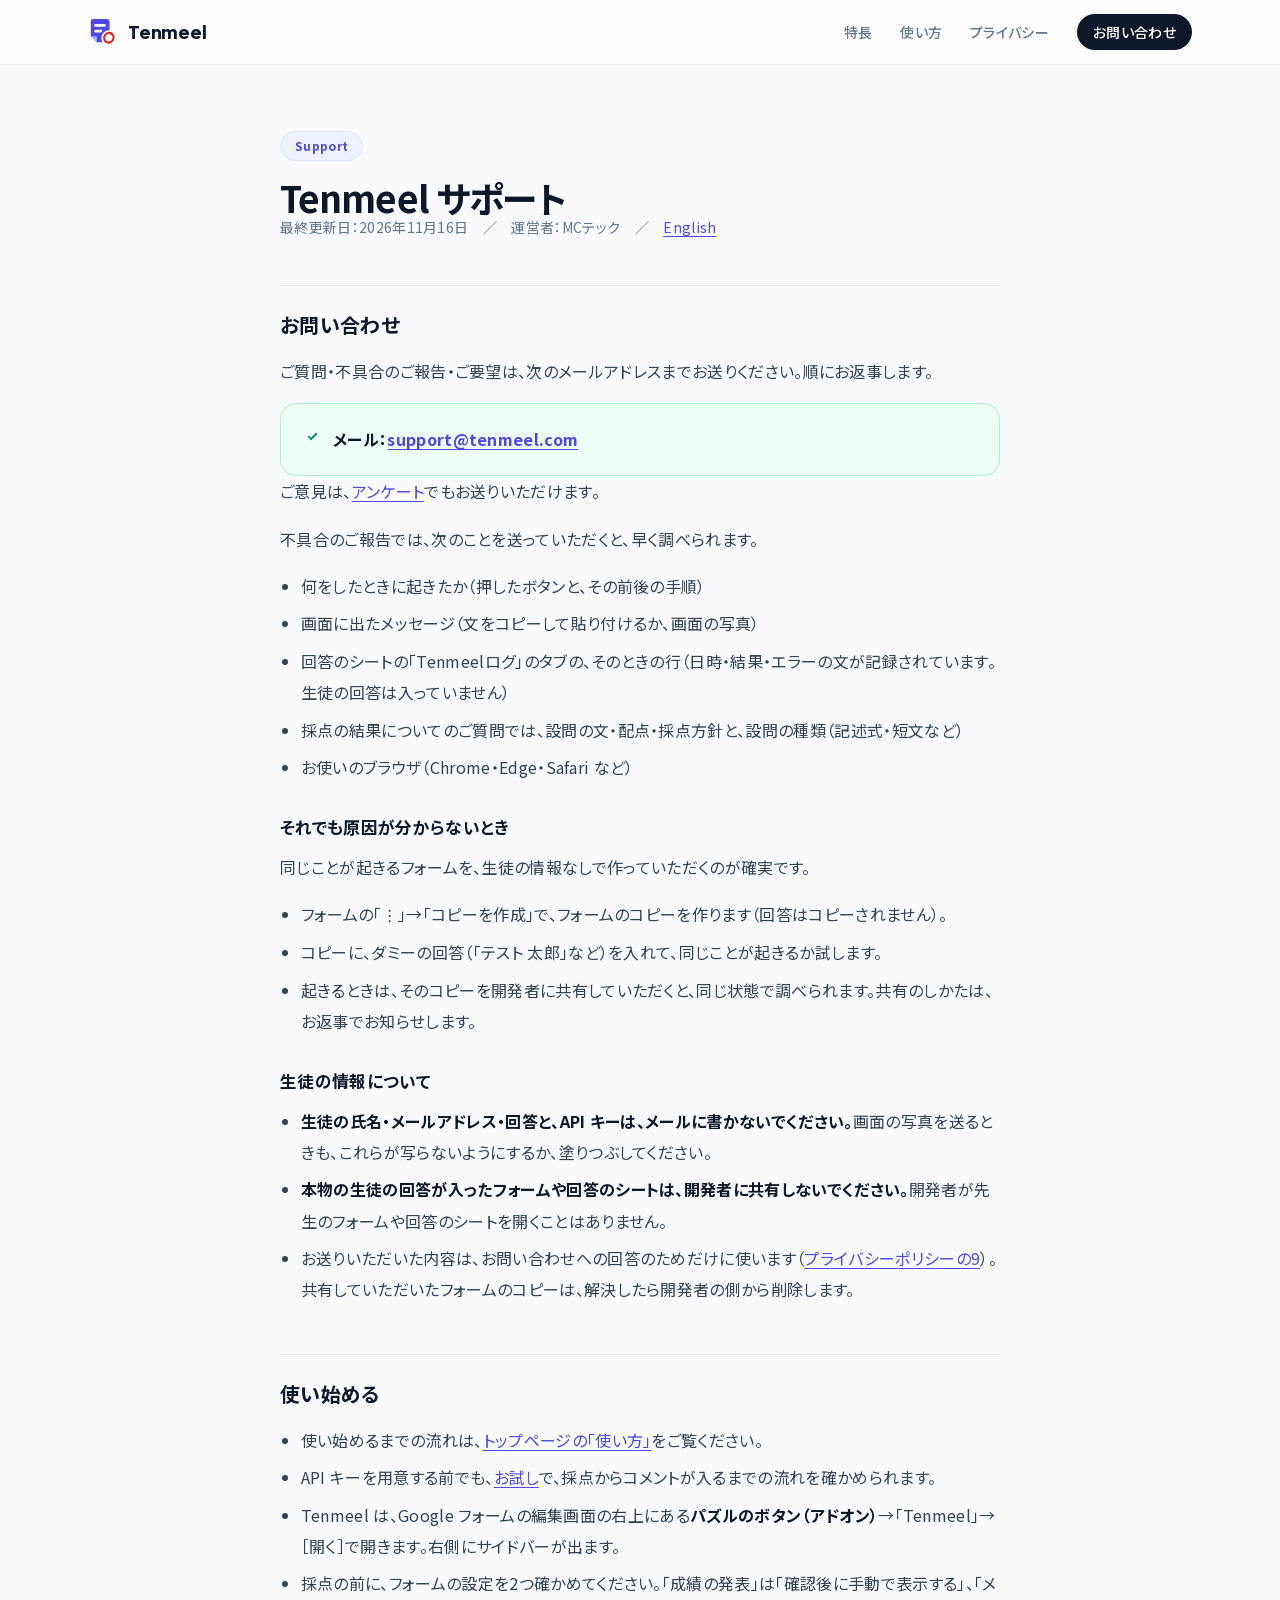
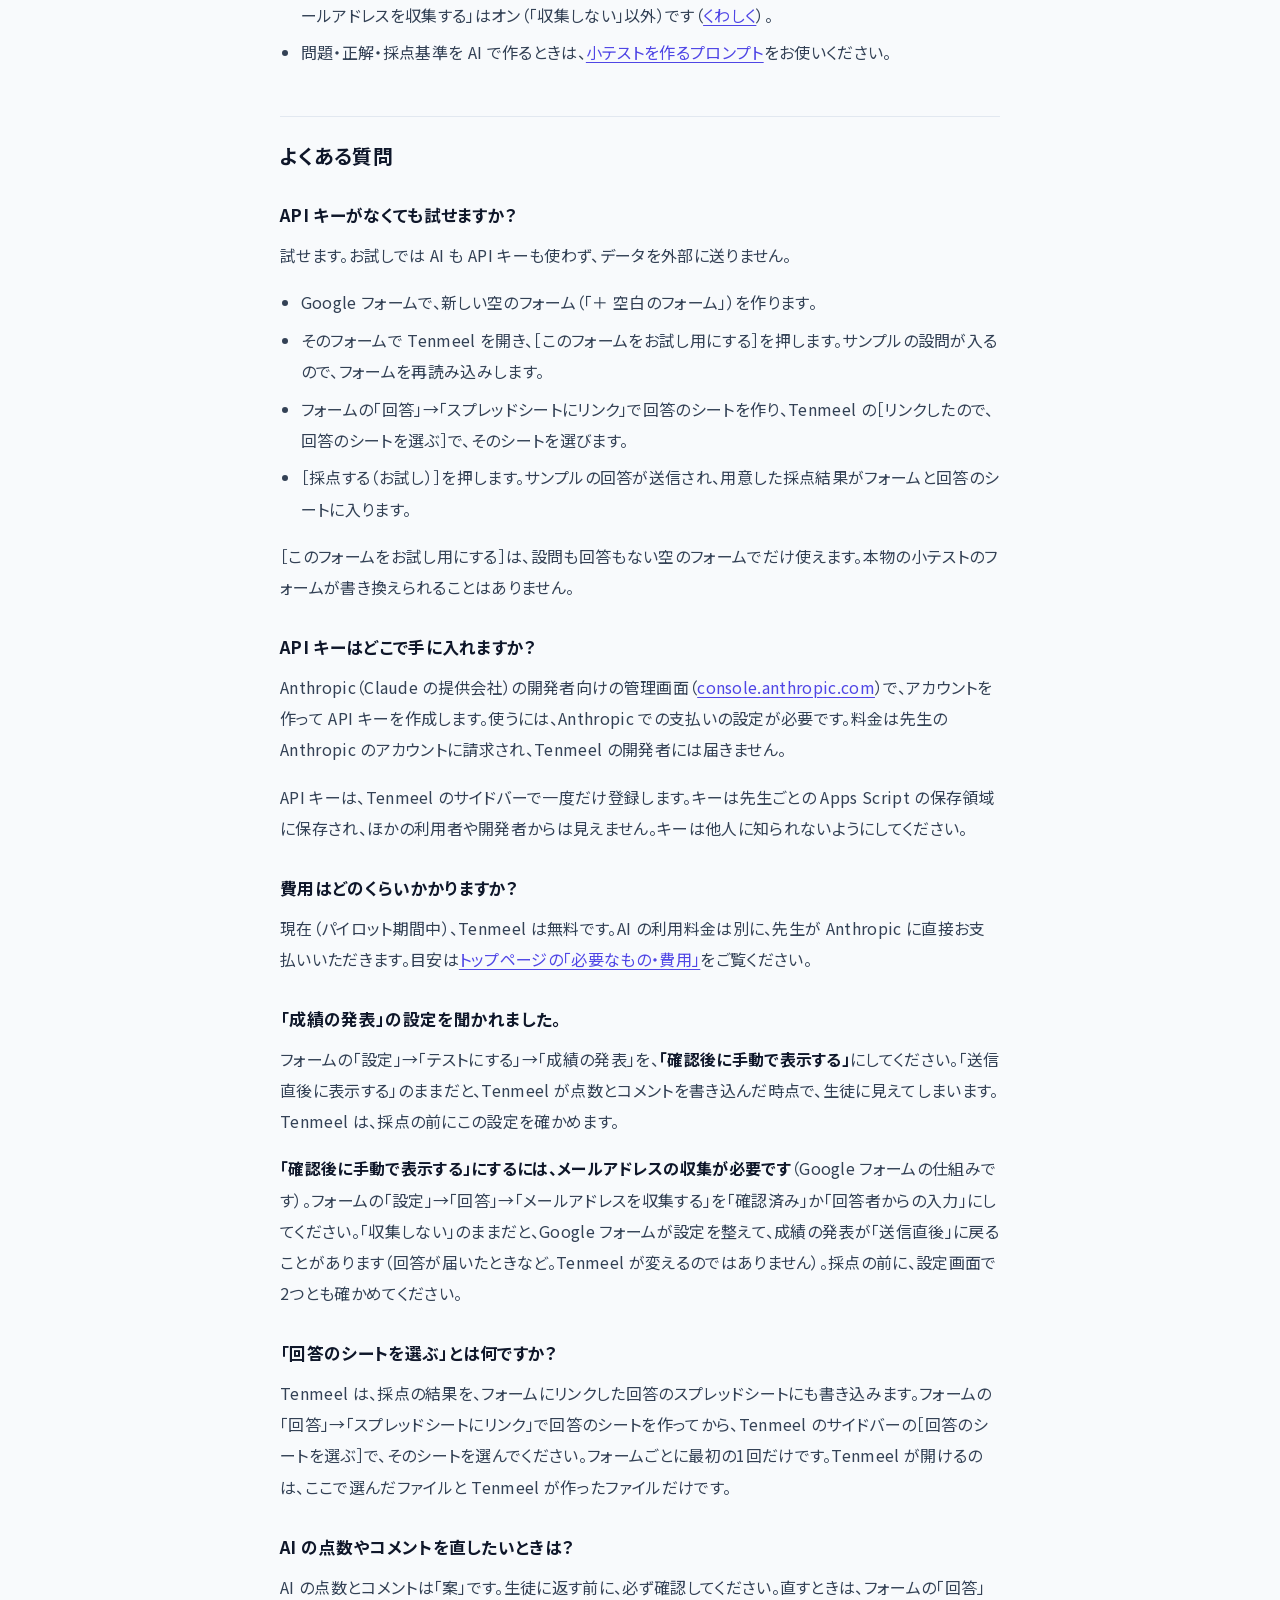
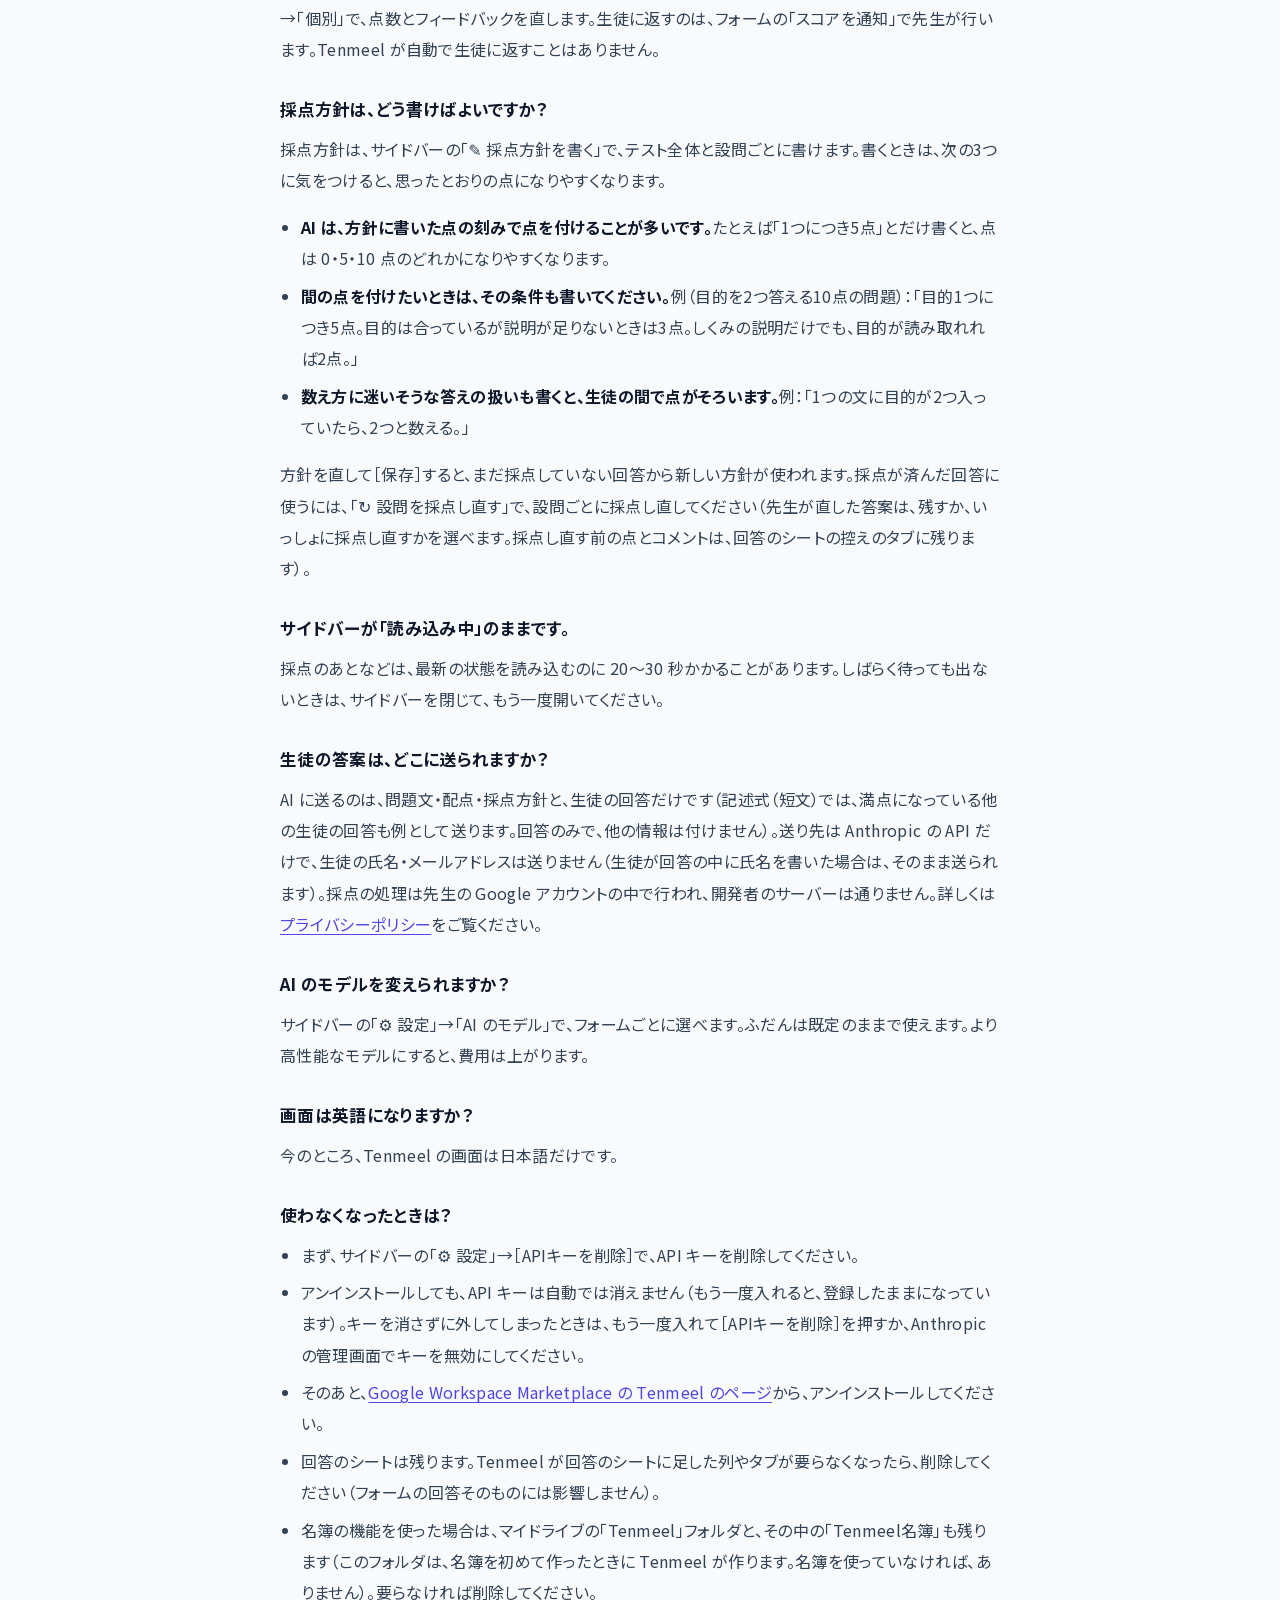
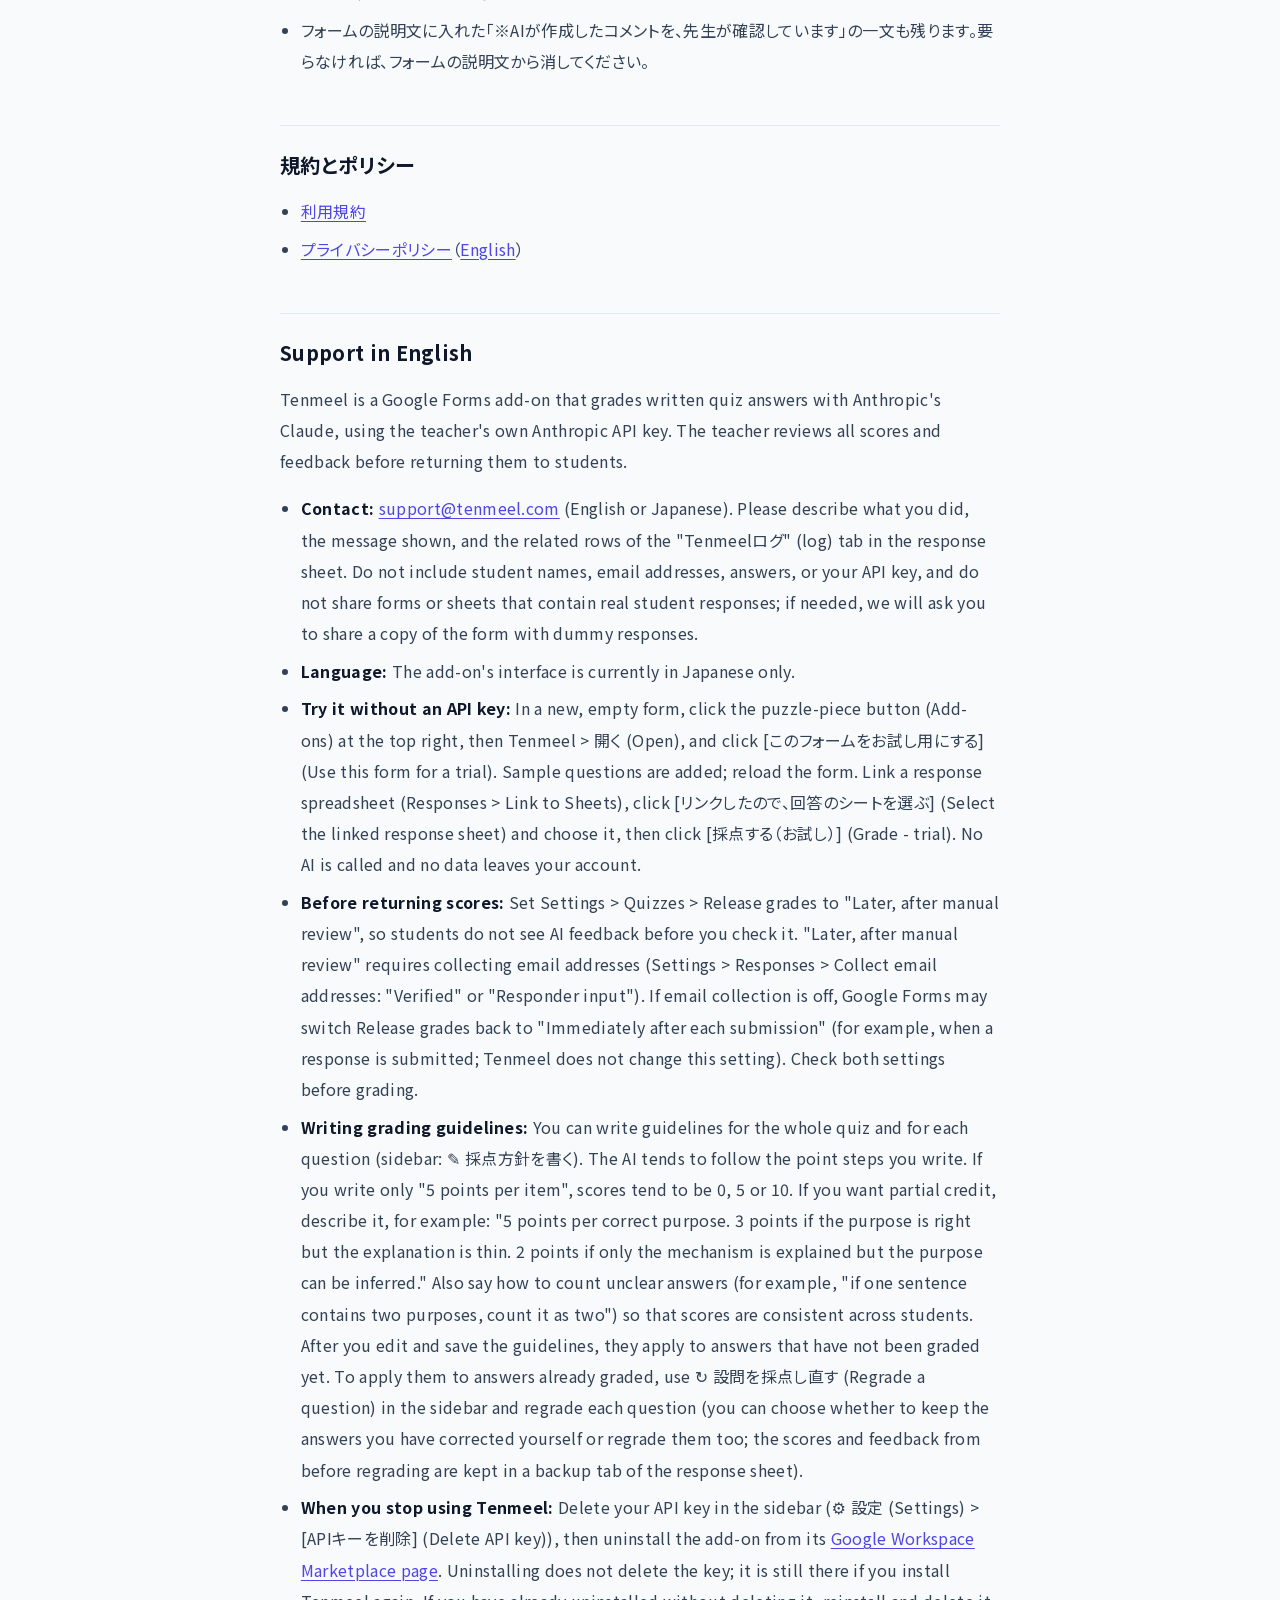
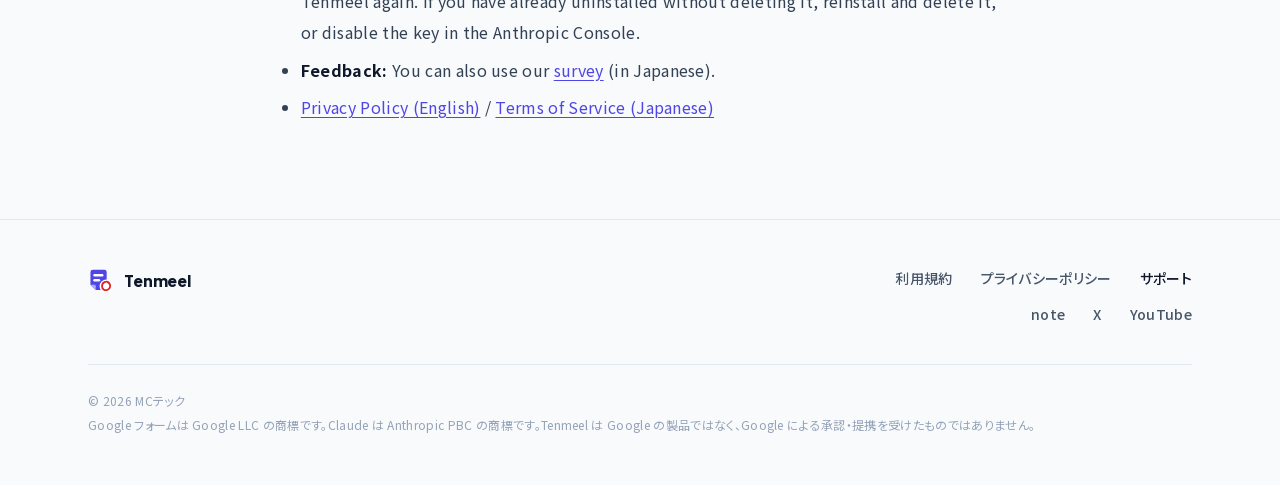
<file: support/index.html>
<!doctype html>
<html lang="ja">
<head>
  <meta charset="utf-8">
  <meta name="viewport" content="width=device-width, initial-scale=1">
  <title>サポート｜Tenmeel（テンミール）</title>
  <meta name="description" content="Tenmeel（Google フォームの小テストを AI で採点するアドオン）のサポートのページです。お問い合わせ先と、よくある質問。">
  <link rel="icon" href="/favicon.svg" type="image/svg+xml">
  <link rel="icon" href="/favicon-32.png" sizes="32x32" type="image/png">
  <link rel="apple-touch-icon" href="/apple-touch-icon.png">
  <link rel="stylesheet" href="/fonts/fonts.css">
  <link rel="stylesheet" href="/tw.css">
  <link rel="stylesheet" href="/base.css">
</head>
<body class="bg-slate-50 font-sans text-slate-700 antialiased">

  <header class="sticky top-0 z-50 border-b border-slate-200/60 bg-white/80 backdrop-blur-md">
    <div class="mx-auto flex h-16 max-w-6xl items-center justify-between gap-4 px-4 sm:px-6">
      <a href="/" class="flex flex-none items-center gap-2.5 font-display text-lg font-extrabold text-slate-900">
        <img src="/favicon.svg" alt="" width="30" height="30" class="h-[30px] w-[30px]">
        Tenmeel
      </a>
      <nav aria-label="サイト内" class="flex items-center gap-3 whitespace-nowrap text-[13px] font-medium text-slate-500 min-[400px]:gap-5 sm:gap-7 sm:text-sm">
        <a class="hidden hover:text-slate-900 sm:inline" href="/#features">特長</a>
        <a class="hidden hover:text-slate-900 sm:inline" href="/#how">使い方</a>
        <a class="hidden hover:text-slate-900 min-[400px]:inline" href="/privacy/">プライバシー</a>
        <a class="rounded-full bg-slate-900 px-3.5 py-2 text-white hover:bg-slate-700 sm:px-4" href="#contact">お問い合わせ</a>
      </nav>
    </div>
  </header>

  <main class="doc mx-auto max-w-3xl px-4 pb-20 pt-12 sm:px-6 sm:pt-16">
    <p class="mb-4 inline-flex rounded-full border border-indigo-100 bg-indigo-50 px-3.5 py-1.5 text-xs font-bold text-indigo-600">Support</p>
    <h1 class="text-3xl font-bold leading-snug tracking-tight sm:text-4xl">Tenmeel サポート</h1>
    <p class="mb-8 mt-3 text-sm text-slate-500">最終更新日：2026年11月16日　／　運営者：MCテック　／　<a href="#english" lang="en">English</a></p>

    <h2 id="contact">お問い合わせ</h2>
    <p>ご質問・不具合のご報告・ご要望は、次のメールアドレスまでお送りください。順にお返事します。</p>
    <ul class="key-points">
      <li><strong>メール：<a href="mailto:support@tenmeel.com">support@tenmeel.com</a></strong></li>
    </ul>
    <p class="mt-4">ご意見は、<a href="/survey/">アンケート</a>でもお送りいただけます。</p>
    <p class="mt-4">不具合のご報告では、次のことを送っていただくと、早く調べられます。</p>
    <ul>
      <li>何をしたときに起きたか（押したボタンと、その前後の手順）</li>
      <li>画面に出たメッセージ（文をコピーして貼り付けるか、画面の写真）</li>
      <li>回答のシートの「Tenmeelログ」のタブの、そのときの行（日時・結果・エラーの文が記録されています。生徒の回答は入っていません）</li>
      <li>採点の結果についてのご質問では、設問の文・配点・採点方針と、設問の種類（記述式・短文など）</li>
      <li>お使いのブラウザ（Chrome・Edge・Safari など）</li>
    </ul>

    <h3 id="reproduce">それでも原因が分からないとき</h3>
    <p>同じことが起きるフォームを、生徒の情報なしで作っていただくのが確実です。</p>
    <ul>
      <li>フォームの「⋮」→「コピーを作成」で、フォームのコピーを作ります（回答はコピーされません）。</li>
      <li>コピーに、ダミーの回答（「テスト 太郎」など）を入れて、同じことが起きるか試します。</li>
      <li>起きるときは、そのコピーを開発者に共有していただくと、同じ状態で調べられます。共有のしかたは、お返事でお知らせします。</li>
    </ul>

    <h3 id="privacy-note">生徒の情報について</h3>
    <ul>
      <li><strong>生徒の氏名・メールアドレス・回答と、API キーは、メールに書かないでください。</strong>画面の写真を送るときも、これらが写らないようにするか、塗りつぶしてください。</li>
      <li><strong>本物の生徒の回答が入ったフォームや回答のシートは、開発者に共有しないでください。</strong>開発者が先生のフォームや回答のシートを開くことはありません。</li>
      <li>お送りいただいた内容は、お問い合わせへの回答のためだけに使います（<a href="/privacy/#developer">プライバシーポリシーの9</a>）。共有していただいたフォームのコピーは、解決したら開発者の側から削除します。</li>
    </ul>

    <h2 id="start">使い始める</h2>
    <ul>
      <li>使い始めるまでの流れは、<a href="/#how">トップページの「使い方」</a>をご覧ください。</li>
      <li>API キーを用意する前でも、<a href="#trial">お試し</a>で、採点からコメントが入るまでの流れを確かめられます。</li>
      <li>Tenmeel は、Google フォームの編集画面の右上にある<strong>パズルのボタン（アドオン）</strong>→「Tenmeel」→［開く］で開きます。右側にサイドバーが出ます。</li>
      <li>採点の前に、フォームの設定を2つ確かめてください。「成績の発表」は「確認後に手動で表示する」、「メールアドレスを収集する」はオン（「収集しない」以外）です（<a href="#release">くわしく</a>）。</li>
      <li>問題・正解・採点基準を AI で作るときは、<a href="/quiz-prompts/">小テストを作るプロンプト</a>をお使いください。</li>
    </ul>

    <h2 id="faq">よくある質問</h2>

    <h3 id="trial">API キーがなくても試せますか？</h3>
    <p>試せます。お試しでは AI も API キーも使わず、データを外部に送りません。</p>
    <ul>
      <li>Google フォームで、新しい空のフォーム（「＋ 空白のフォーム」）を作ります。</li>
      <li>そのフォームで Tenmeel を開き、［このフォームをお試し用にする］を押します。サンプルの設問が入るので、フォームを再読み込みします。</li>
      <li>フォームの「回答」→「スプレッドシートにリンク」で回答のシートを作り、Tenmeel の［リンクしたので、回答のシートを選ぶ］で、そのシートを選びます。</li>
      <li>［採点する（お試し）］を押します。サンプルの回答が送信され、用意した採点結果がフォームと回答のシートに入ります。</li>
    </ul>
    <p>［このフォームをお試し用にする］は、設問も回答もない空のフォームでだけ使えます。本物の小テストのフォームが書き換えられることはありません。</p>

    <h3 id="api-key">API キーはどこで手に入れますか？</h3>
    <p>Anthropic（Claude の提供会社）の開発者向けの管理画面（<a href="https://console.anthropic.com/" rel="noopener">console.anthropic.com</a>）で、アカウントを作って API キーを作成します。使うには、Anthropic での支払いの設定が必要です。料金は先生の Anthropic のアカウントに請求され、Tenmeel の開発者には届きません。</p>
    <p>API キーは、Tenmeel のサイドバーで一度だけ登録します。キーは先生ごとの Apps Script の保存領域に保存され、ほかの利用者や開発者からは見えません。キーは他人に知られないようにしてください。</p>

    <h3 id="cost">費用はどのくらいかかりますか？</h3>
    <p>現在（パイロット期間中）、Tenmeel は無料です。AI の利用料金は別に、先生が Anthropic に直接お支払いいただきます。目安は<a href="/#pricing">トップページの「必要なもの・費用」</a>をご覧ください。</p>

    <h3 id="release">「成績の発表」の設定を聞かれました。</h3>
    <p>フォームの「設定」→「テストにする」→「成績の発表」を、<strong>「確認後に手動で表示する」</strong>にしてください。「送信直後に表示する」のままだと、Tenmeel が点数とコメントを書き込んだ時点で、生徒に見えてしまいます。Tenmeel は、採点の前にこの設定を確かめます。</p>
    <p><strong>「確認後に手動で表示する」にするには、メールアドレスの収集が必要です</strong>（Google フォームの仕組みです）。フォームの「設定」→「回答」→「メールアドレスを収集する」を「確認済み」か「回答者からの入力」にしてください。「収集しない」のままだと、Google フォームが設定を整えて、成績の発表が「送信直後」に戻ることがあります（回答が届いたときなど。Tenmeel が変えるのではありません）。採点の前に、設定画面で2つとも確かめてください。</p>

    <h3 id="sheet">「回答のシートを選ぶ」とは何ですか？</h3>
    <p>Tenmeel は、採点の結果を、フォームにリンクした回答のスプレッドシートにも書き込みます。フォームの「回答」→「スプレッドシートにリンク」で回答のシートを作ってから、Tenmeel のサイドバーの［回答のシートを選ぶ］で、そのシートを選んでください。フォームごとに最初の1回だけです。Tenmeel が開けるのは、ここで選んだファイルと Tenmeel が作ったファイルだけです。</p>

    <h3 id="fix">AI の点数やコメントを直したいときは？</h3>
    <p>AI の点数とコメントは「案」です。生徒に返す前に、必ず確認してください。直すときは、フォームの「回答」→「個別」で、点数とフィードバックを直します。生徒に返すのは、フォームの「スコアを通知」で先生が行います。Tenmeel が自動で生徒に返すことはありません。</p>

    <h3 id="guidelines">採点方針は、どう書けばよいですか？</h3>
    <p>採点方針は、サイドバーの「✎ 採点方針を書く」で、テスト全体と設問ごとに書けます。書くときは、次の3つに気をつけると、思ったとおりの点になりやすくなります。</p>
    <ul>
      <li><strong>AI は、方針に書いた点の刻みで点を付けることが多いです。</strong>たとえば「1つにつき5点」とだけ書くと、点は 0・5・10 点のどれかになりやすくなります。</li>
      <li><strong>間の点を付けたいときは、その条件も書いてください。</strong>例（目的を2つ答える10点の問題）：「目的1つにつき5点。目的は合っているが説明が足りないときは3点。しくみの説明だけでも、目的が読み取れれば2点。」</li>
      <li><strong>数え方に迷いそうな答えの扱いも書くと、生徒の間で点がそろいます。</strong>例：「1つの文に目的が2つ入っていたら、2つと数える。」</li>
    </ul>
    <p>方針を直して［保存］すると、まだ採点していない回答から新しい方針が使われます。採点が済んだ回答に使うには、「↻ 設問を採点し直す」で、設問ごとに採点し直してください（先生が直した答案は、残すか、いっしょに採点し直すかを選べます。採点し直す前の点とコメントは、回答のシートの控えのタブに残ります）。</p>

    <h3 id="loading">サイドバーが「読み込み中」のままです。</h3>
    <p>採点のあとなどは、最新の状態を読み込むのに 20〜30 秒かかることがあります。しばらく待っても出ないときは、サイドバーを閉じて、もう一度開いてください。</p>

    <h3 id="data">生徒の答案は、どこに送られますか？</h3>
    <p>AI に送るのは、問題文・配点・採点方針と、生徒の回答だけです（記述式（短文）では、満点になっている他の生徒の回答も例として送ります。回答のみで、他の情報は付けません）。送り先は Anthropic の API だけで、生徒の氏名・メールアドレスは送りません（生徒が回答の中に氏名を書いた場合は、そのまま送られます）。採点の処理は先生の Google アカウントの中で行われ、開発者のサーバーは通りません。詳しくは<a href="/privacy/">プライバシーポリシー</a>をご覧ください。</p>

    <h3 id="model">AI のモデルを変えられますか？</h3>
    <p>サイドバーの「⚙ 設定」→「AI のモデル」で、フォームごとに選べます。ふだんは既定のままで使えます。より高性能なモデルにすると、費用は上がります。</p>

    <h3 id="language">画面は英語になりますか？</h3>
    <p>今のところ、Tenmeel の画面は日本語だけです。</p>

    <h3 id="uninstall">使わなくなったときは？</h3>
    <ul>
      <li>まず、サイドバーの「⚙ 設定」→［APIキーを削除］で、API キーを削除してください。</li>
      <li>アンインストールしても、API キーは自動では消えません（もう一度入れると、登録したままになっています）。キーを消さずに外してしまったときは、もう一度入れて［APIキーを削除］を押すか、Anthropic の管理画面でキーを無効にしてください。</li>
      <li>そのあと、<a href="https://workspace.google.com/marketplace/app/tenmeel/835753320354">Google Workspace Marketplace の Tenmeel のページ</a>から、アンインストールしてください。</li>
      <li>回答のシートは残ります。Tenmeel が回答のシートに足した列やタブが要らなくなったら、削除してください（フォームの回答そのものには影響しません）。</li>
      <li>名簿の機能を使った場合は、マイドライブの「Tenmeel」フォルダと、その中の「Tenmeel名簿」も残ります（このフォルダは、名簿を初めて作ったときに Tenmeel が作ります。名簿を使っていなければ、ありません）。要らなければ削除してください。</li>
      <li>フォームの説明文に入れた「※AIが作成したコメントを、先生が確認しています」の一文も残ります。要らなければ、フォームの説明文から消してください。</li>
    </ul>

    <h2 id="docs">規約とポリシー</h2>
    <ul>
      <li><a href="/terms/">利用規約</a></li>
      <li><a href="/privacy/">プライバシーポリシー</a>（<a href="/en/privacy/" hreflang="en" lang="en">English</a>）</li>
    </ul>

    <section id="english" lang="en">
      <h2>Support in English</h2>
      <p>Tenmeel is a Google Forms add-on that grades written quiz answers with Anthropic's Claude, using the teacher's own Anthropic API key. The teacher reviews all scores and feedback before returning them to students.</p>
      <ul>
        <li><strong>Contact:</strong> <a href="mailto:support@tenmeel.com">support@tenmeel.com</a> (English or Japanese). Please describe what you did, the message shown, and the related rows of the "Tenmeelログ" (log) tab in the response sheet. Do not include student names, email addresses, answers, or your API key, and do not share forms or sheets that contain real student responses; if needed, we will ask you to share a copy of the form with dummy responses.</li>
        <li><strong>Language:</strong> The add-on's interface is currently in Japanese only.</li>
        <li><strong>Try it without an API key:</strong> In a new, empty form, click the puzzle-piece button (Add-ons) at the top right, then Tenmeel &gt; 開く (Open), and click [このフォームをお試し用にする] (Use this form for a trial). Sample questions are added; reload the form. Link a response spreadsheet (Responses &gt; Link to Sheets), click [リンクしたので、回答のシートを選ぶ] (Select the linked response sheet) and choose it, then click [採点する（お試し）] (Grade - trial). No AI is called and no data leaves your account.</li>
        <li><strong>Before returning scores:</strong> Set Settings &gt; Quizzes &gt; Release grades to "Later, after manual review", so students do not see AI feedback before you check it. "Later, after manual review" requires collecting email addresses (Settings &gt; Responses &gt; Collect email addresses: "Verified" or "Responder input"). If email collection is off, Google Forms may switch Release grades back to "Immediately after each submission" (for example, when a response is submitted; Tenmeel does not change this setting). Check both settings before grading.</li>
        <li><strong>Writing grading guidelines:</strong> You can write guidelines for the whole quiz and for each question (sidebar: ✎ 採点方針を書く). The AI tends to follow the point steps you write. If you write only "5 points per item", scores tend to be 0, 5 or 10. If you want partial credit, describe it, for example: "5 points per correct purpose. 3 points if the purpose is right but the explanation is thin. 2 points if only the mechanism is explained but the purpose can be inferred." Also say how to count unclear answers (for example, "if one sentence contains two purposes, count it as two") so that scores are consistent across students. After you edit and save the guidelines, they apply to answers that have not been graded yet. To apply them to answers already graded, use ↻ 設問を採点し直す (Regrade a question) in the sidebar and regrade each question (you can choose whether to keep the answers you have corrected yourself or regrade them too; the scores and feedback from before regrading are kept in a backup tab of the response sheet).</li>
        <li><strong>When you stop using Tenmeel:</strong> Delete your API key in the sidebar (⚙ 設定 (Settings) &gt; [APIキーを削除] (Delete API key)), then uninstall the add-on from its <a href="https://workspace.google.com/marketplace/app/tenmeel/835753320354">Google Workspace Marketplace page</a>. Uninstalling does not delete the key; it is still there if you install Tenmeel again. If you have already uninstalled without deleting it, reinstall and delete it, or disable the key in the Anthropic Console.</li>
        <li><strong>Feedback:</strong> You can also use our <a href="/survey/">survey</a> (in Japanese).</li>
        <li><a href="/en/privacy/">Privacy Policy (English)</a> / <a href="/terms/">Terms of Service (Japanese)</a></li>
      </ul>
    </section>
  </main>

  <footer class="border-t border-slate-200 bg-slate-50">
    <div class="mx-auto max-w-6xl px-4 py-12 sm:px-6">
      <div class="flex flex-col gap-8 sm:flex-row sm:items-start sm:justify-between">
        <a href="/" class="flex items-center gap-2.5 font-display text-base font-extrabold text-slate-900">
          <img src="/favicon.svg" alt="" width="26" height="26" class="h-[26px] w-[26px]">
          Tenmeel
        </a>
        <div class="flex flex-col gap-4 sm:items-end">
          <nav aria-label="フッター" class="flex flex-wrap gap-x-7 gap-y-3 text-sm font-medium text-slate-600">
            <a class="hover:text-slate-900" href="/terms/">利用規約</a>
            <a class="hover:text-slate-900" href="/privacy/">プライバシーポリシー</a>
            <a class="text-slate-900" href="/support/" aria-current="page">サポート</a>
          </nav>
          <nav aria-label="SNS" class="flex flex-wrap gap-x-7 gap-y-3 text-sm font-medium text-slate-600">
            <a class="hover:text-slate-900" href="https://note.com/tenmeel" target="_blank" rel="noopener">note</a>
            <a class="hover:text-slate-900" href="https://x.com/tenmeel" target="_blank" rel="noopener">X</a>
            <a class="hover:text-slate-900" href="https://www.youtube.com/@Tenmeel" target="_blank" rel="noopener">YouTube</a>
          </nav>
        </div>
      </div>
      <div class="mt-10 border-t border-slate-200 pt-6 text-xs leading-6 text-slate-400">
        <p>© 2026 MCテック</p>
        <p>Google フォームは Google LLC の商標です。Claude は Anthropic PBC の商標です。Tenmeel は Google の製品ではなく、Google による承認・提携を受けたものではありません。</p>
      </div>
    </div>
  </footer>

</body>
</html>
</file>
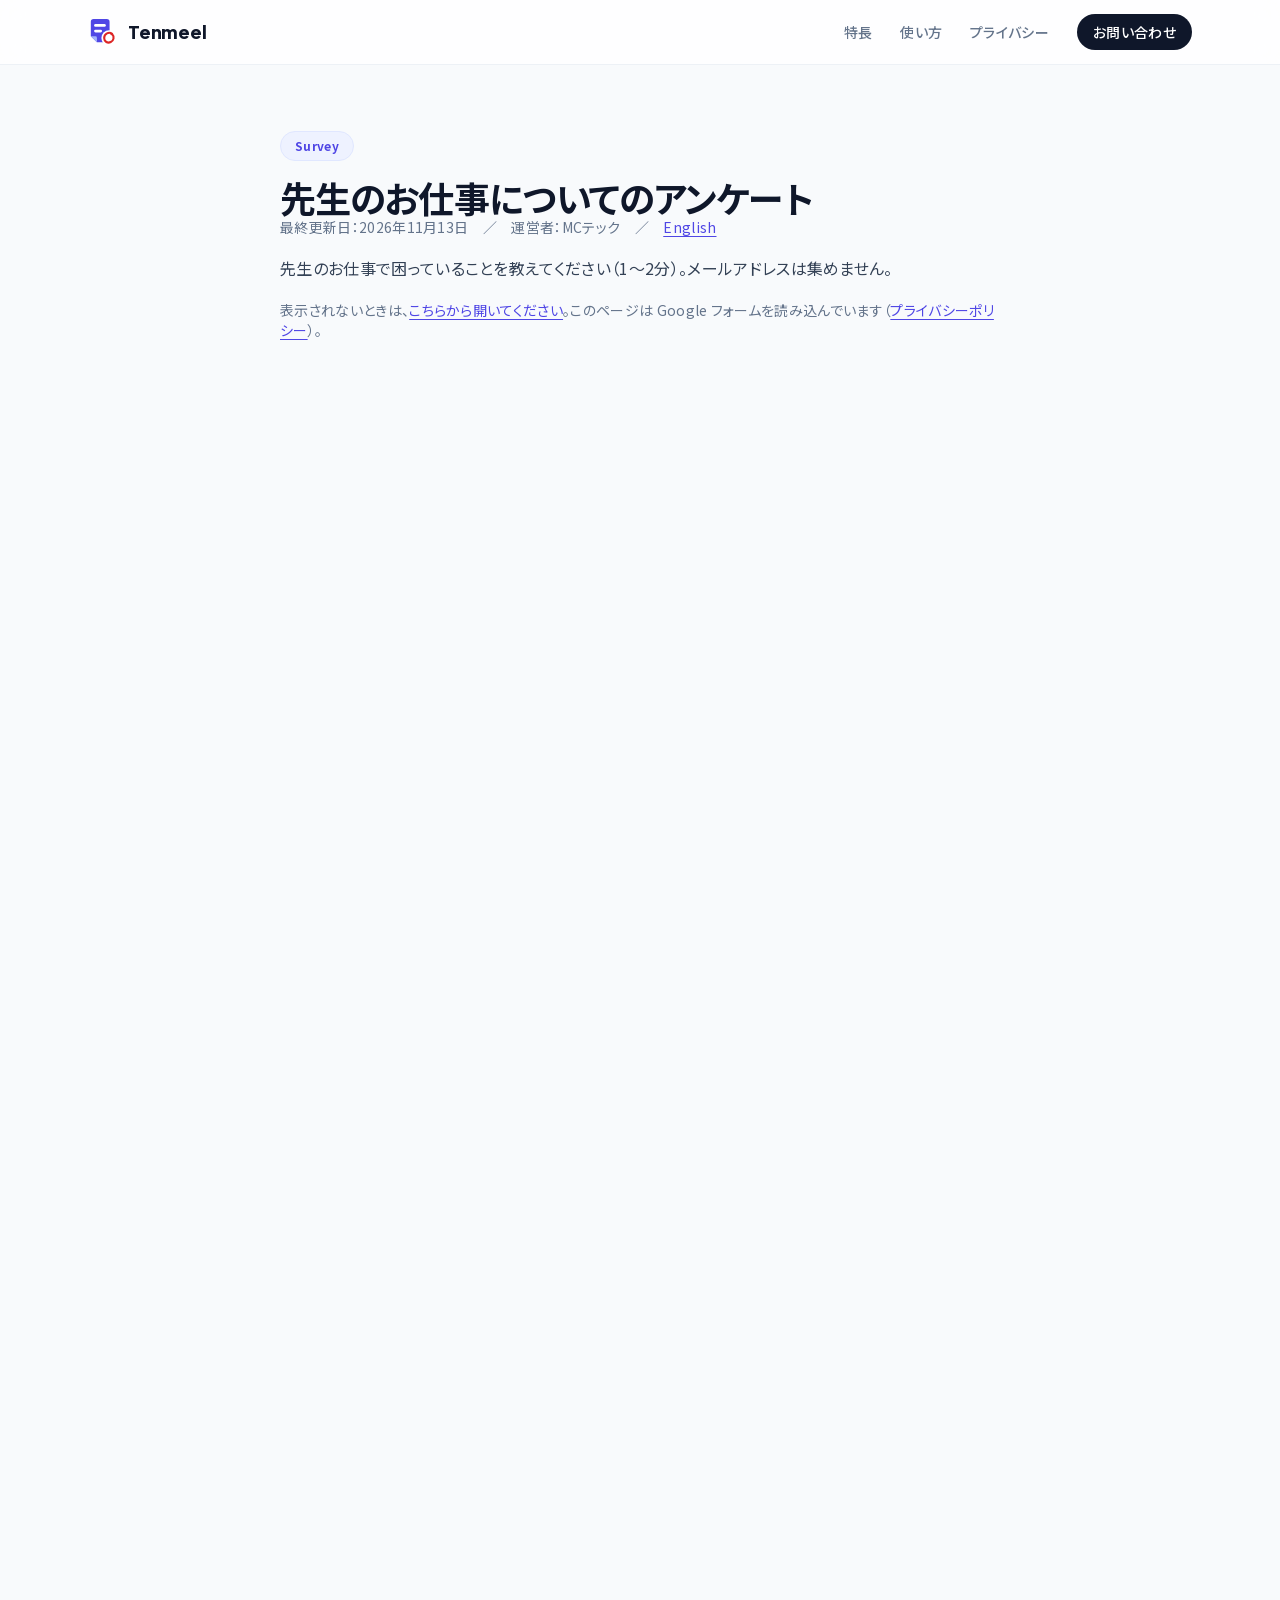
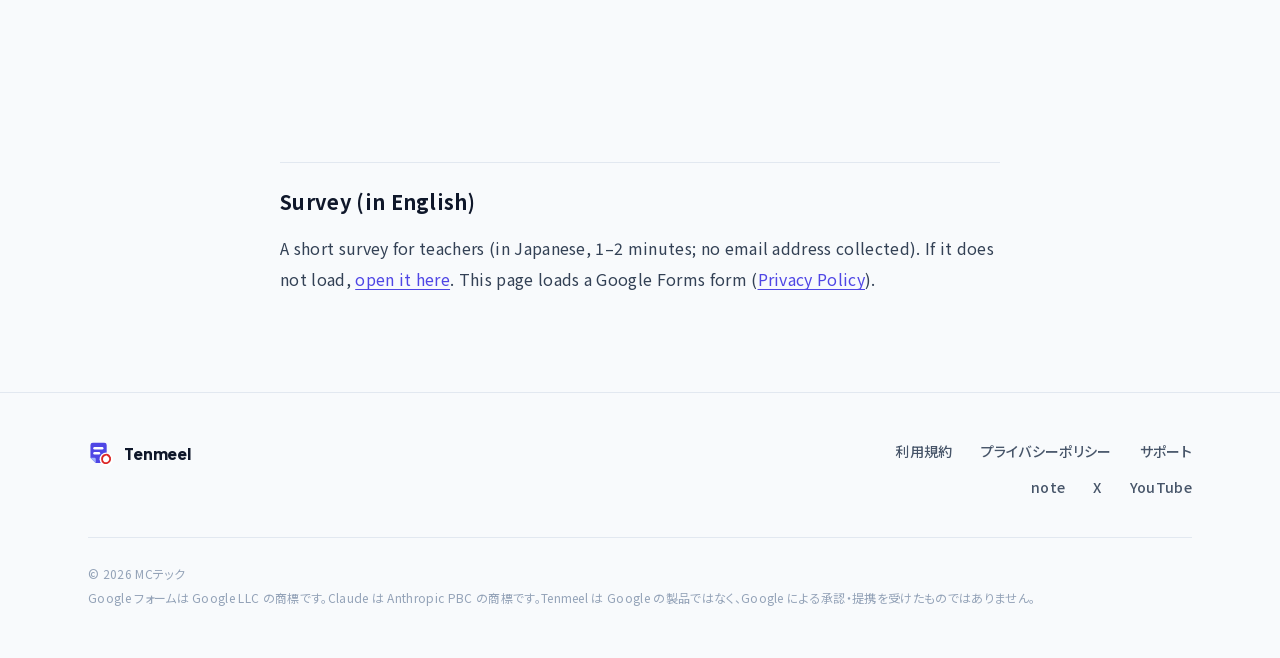
<file: survey/index.html>
<!doctype html>
<html lang="ja">
<head>
  <meta charset="utf-8">
  <meta name="viewport" content="width=device-width, initial-scale=1">
  <title>アンケート｜Tenmeel（テンミール）</title>
  <meta name="description" content="先生のお仕事についてのアンケートです。困っていることを教えてください（1〜2分）。">
  <link rel="icon" href="/favicon.svg" type="image/svg+xml">
  <link rel="icon" href="/favicon-32.png" sizes="32x32" type="image/png">
  <link rel="apple-touch-icon" href="/apple-touch-icon.png">
  <link rel="stylesheet" href="/fonts/fonts.css">
  <link rel="stylesheet" href="/tw.css">
  <link rel="stylesheet" href="/base.css">
  <style>.survey-frame{height:1600px}@media (min-width:640px){.survey-frame{height:1350px}}</style>
</head>
<body class="bg-slate-50 font-sans text-slate-700 antialiased">

  <header class="sticky top-0 z-50 border-b border-slate-200/60 bg-white/80 backdrop-blur-md">
    <div class="mx-auto flex h-16 max-w-6xl items-center justify-between gap-4 px-4 sm:px-6">
      <a href="/" class="flex flex-none items-center gap-2.5 font-display text-lg font-extrabold text-slate-900">
        <img src="/favicon.svg" alt="" width="30" height="30" class="h-[30px] w-[30px]">
        Tenmeel
      </a>
      <nav aria-label="サイト内" class="flex items-center gap-3 whitespace-nowrap text-[13px] font-medium text-slate-500 min-[400px]:gap-5 sm:gap-7 sm:text-sm">
        <a class="hidden hover:text-slate-900 sm:inline" href="/#features">特長</a>
        <a class="hidden hover:text-slate-900 sm:inline" href="/#how">使い方</a>
        <a class="hidden hover:text-slate-900 min-[400px]:inline" href="/privacy/">プライバシー</a>
        <a class="rounded-full bg-slate-900 px-3.5 py-2 text-white hover:bg-slate-700 sm:px-4" href="/support/#contact">お問い合わせ</a>
      </nav>
    </div>
  </header>

  <main class="doc mx-auto max-w-3xl px-4 pb-20 pt-12 sm:px-6 sm:pt-16">
    <p class="mb-4 inline-flex rounded-full border border-indigo-100 bg-indigo-50 px-3.5 py-1.5 text-xs font-bold text-indigo-600">Survey</p>
    <h1 class="text-3xl font-bold leading-snug tracking-tight sm:text-4xl">先生のお仕事についてのアンケート</h1>
    <p class="mb-8 mt-3 text-sm text-slate-500">最終更新日：2026年11月13日　／　運営者：MCテック　／　<a href="#english" lang="en">English</a></p>

    <p>先生のお仕事で困っていることを教えてください（1〜2分）。メールアドレスは集めません。</p>
    <p class="text-sm text-slate-500">表示されないときは、<a href="https://docs.google.com/forms/d/e/1FAIpQLSeX1Lm_a0UCvSQhd2M1Tv0uEnv9wiGIRhPXE-CQ0m86DE2_WA/viewform" target="_blank" rel="noopener">こちらから開いてください</a>。このページは Google フォームを読み込んでいます（<a href="/privacy/#website">プライバシーポリシー</a>）。</p>

    <iframe class="survey-frame" src="https://docs.google.com/forms/d/e/1FAIpQLSeX1Lm_a0UCvSQhd2M1Tv0uEnv9wiGIRhPXE-CQ0m86DE2_WA/viewform?embedded=true" width="100%" height="1600" style="max-width:640px;border:0;display:block;margin-top:1.5rem" title="先生のお仕事についてのアンケート" loading="lazy">読み込んでいます…</iframe>

    <section id="english" lang="en">
      <h2>Survey (in English)</h2>
      <p>A short survey for teachers (in Japanese, 1–2 minutes; no email address collected). If it does not load, <a href="https://docs.google.com/forms/d/e/1FAIpQLSeX1Lm_a0UCvSQhd2M1Tv0uEnv9wiGIRhPXE-CQ0m86DE2_WA/viewform" target="_blank" rel="noopener">open it here</a>. This page loads a Google Forms form (<a href="/en/privacy/#website">Privacy Policy</a>).</p>
    </section>
  </main>

  <footer class="border-t border-slate-200 bg-slate-50">
    <div class="mx-auto max-w-6xl px-4 py-12 sm:px-6">
      <div class="flex flex-col gap-8 sm:flex-row sm:items-start sm:justify-between">
        <a href="/" class="flex items-center gap-2.5 font-display text-base font-extrabold text-slate-900">
          <img src="/favicon.svg" alt="" width="26" height="26" class="h-[26px] w-[26px]">
          Tenmeel
        </a>
        <div class="flex flex-col gap-4 sm:items-end">
          <nav aria-label="フッター" class="flex flex-wrap gap-x-7 gap-y-3 text-sm font-medium text-slate-600">
            <a class="hover:text-slate-900" href="/terms/">利用規約</a>
            <a class="hover:text-slate-900" href="/privacy/">プライバシーポリシー</a>
            <a class="hover:text-slate-900" href="/support/">サポート</a>
          </nav>
          <nav aria-label="SNS" class="flex flex-wrap gap-x-7 gap-y-3 text-sm font-medium text-slate-600">
            <a class="hover:text-slate-900" href="https://note.com/tenmeel" target="_blank" rel="noopener">note</a>
            <a class="hover:text-slate-900" href="https://x.com/tenmeel" target="_blank" rel="noopener">X</a>
            <a class="hover:text-slate-900" href="https://www.youtube.com/@Tenmeel" target="_blank" rel="noopener">YouTube</a>
          </nav>
        </div>
      </div>
      <div class="mt-10 border-t border-slate-200 pt-6 text-xs leading-6 text-slate-400">
        <p>© 2026 MCテック</p>
        <p>Google フォームは Google LLC の商標です。Claude は Anthropic PBC の商標です。Tenmeel は Google の製品ではなく、Google による承認・提携を受けたものではありません。</p>
      </div>
    </div>
  </footer>

</body>
</html>
</file>
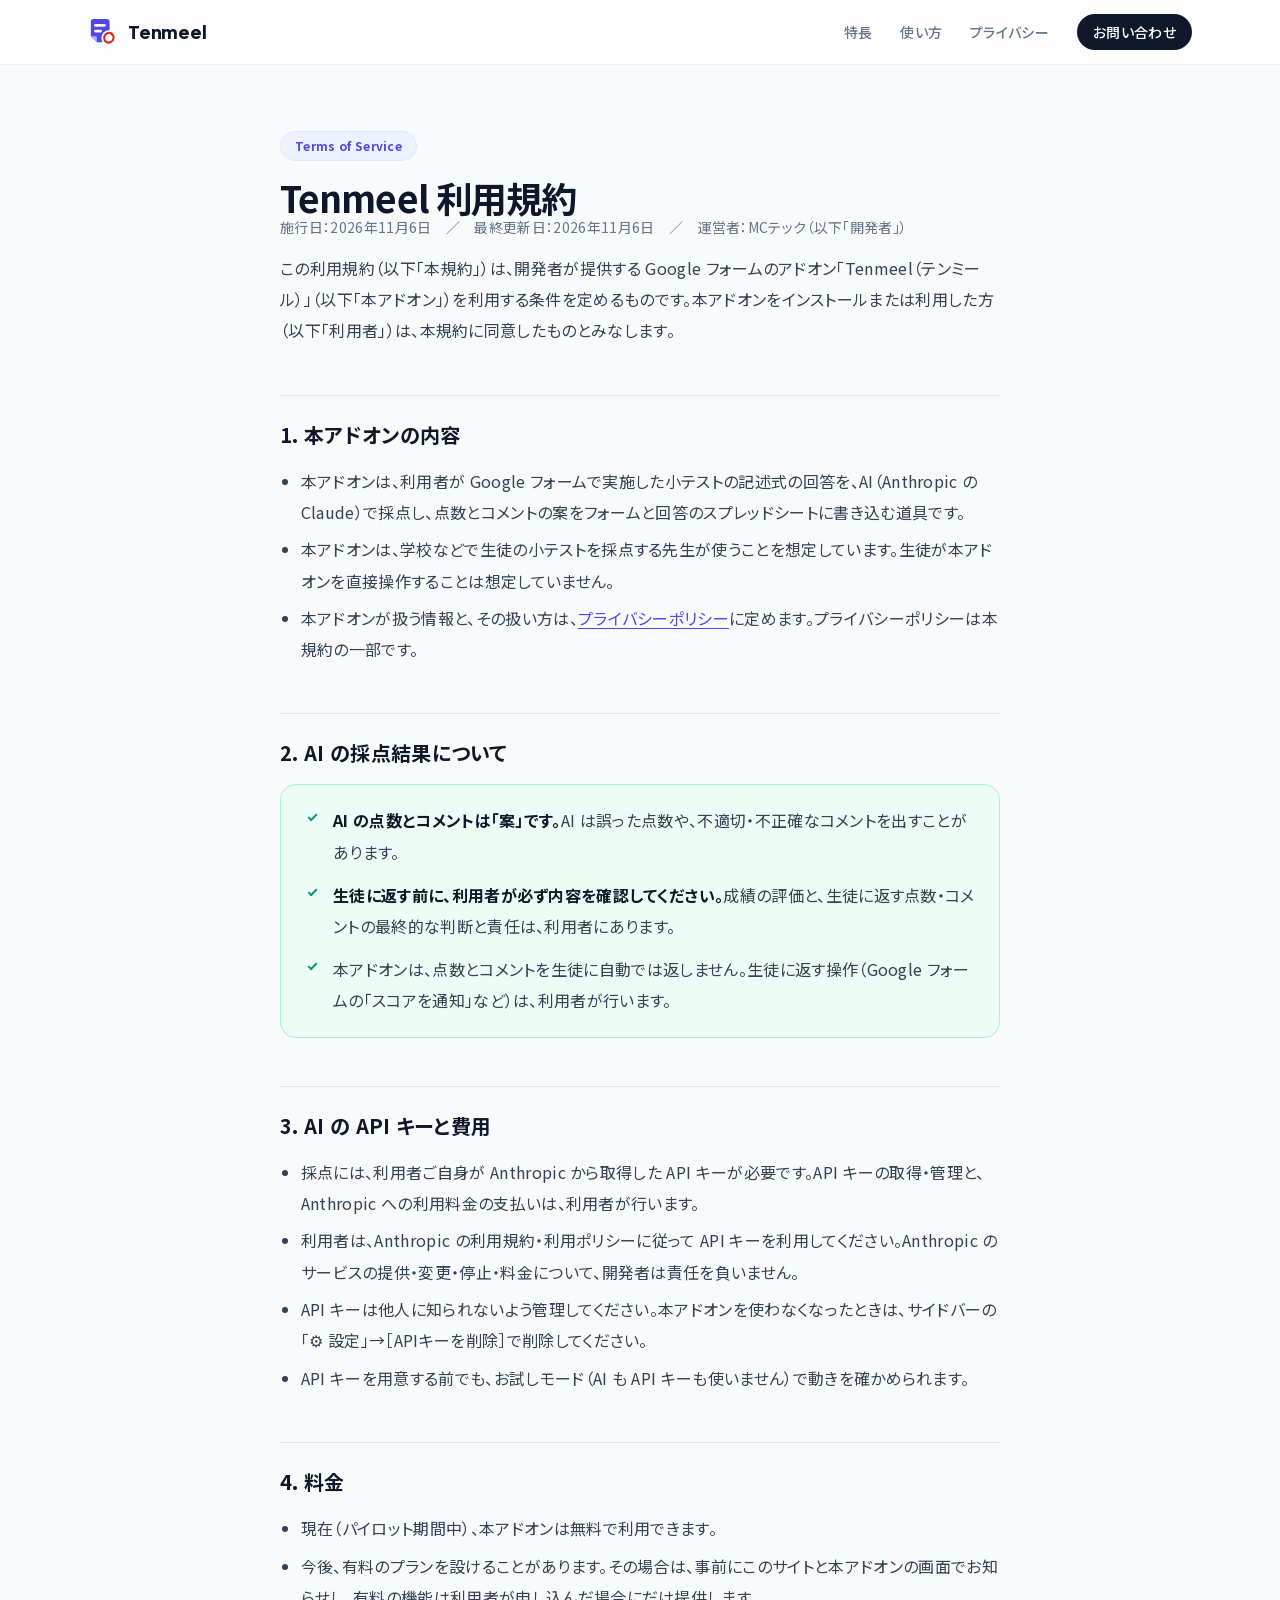
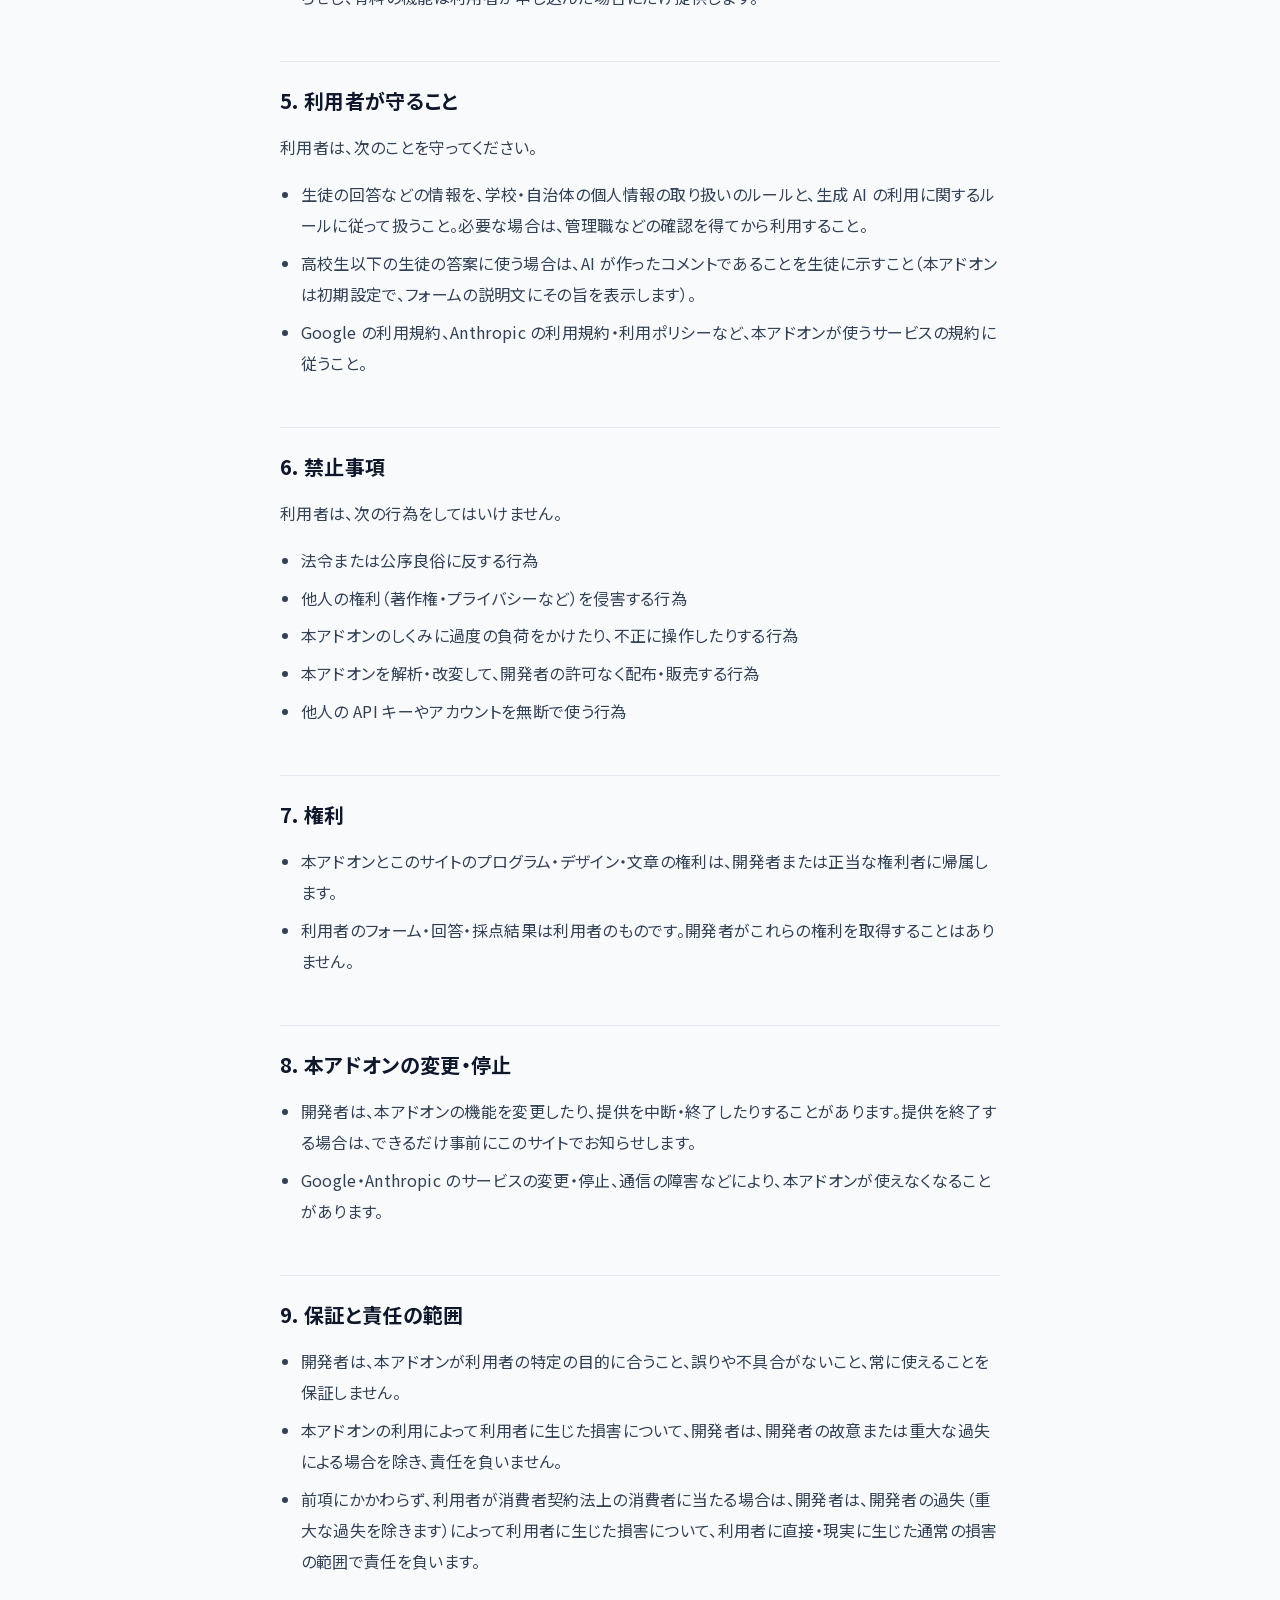
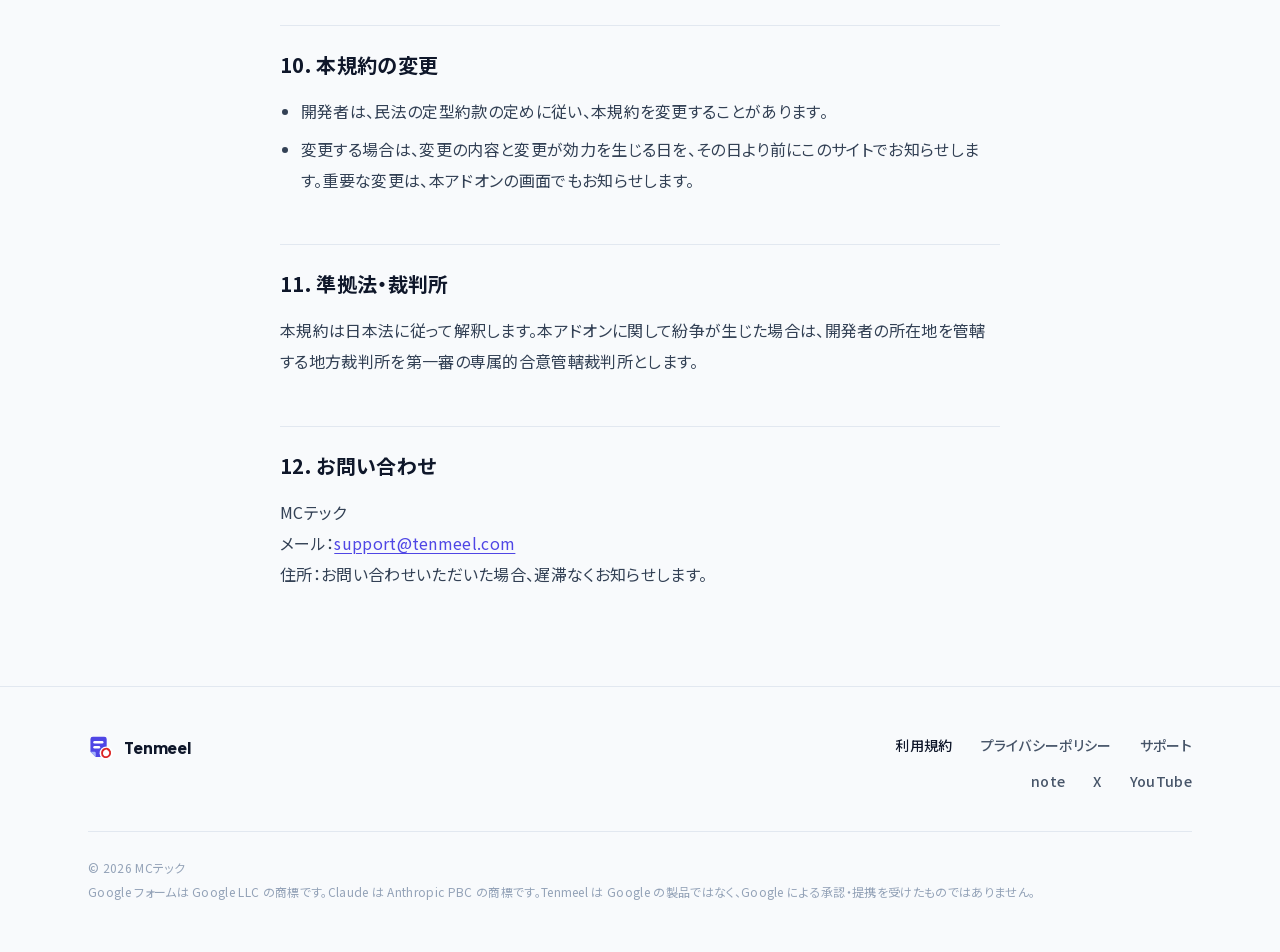
<file: terms/index.html>
<!doctype html>
<html lang="ja">
<head>
  <meta charset="utf-8">
  <meta name="viewport" content="width=device-width, initial-scale=1">
  <title>利用規約｜Tenmeel（テンミール）</title>
  <meta name="description" content="Tenmeel（Google フォームの小テストを AI で採点するアドオン）の利用規約です。">
  <link rel="icon" href="/favicon.svg" type="image/svg+xml">
  <link rel="icon" href="/favicon-32.png" sizes="32x32" type="image/png">
  <link rel="apple-touch-icon" href="/apple-touch-icon.png">
  <link rel="stylesheet" href="/fonts/fonts.css">
  <link rel="stylesheet" href="/tw.css">
  <link rel="stylesheet" href="/base.css">
</head>
<body class="bg-slate-50 font-sans text-slate-700 antialiased">

  <header class="sticky top-0 z-50 border-b border-slate-200/60 bg-white/80 backdrop-blur-md">
    <div class="mx-auto flex h-16 max-w-6xl items-center justify-between gap-4 px-4 sm:px-6">
      <a href="/" class="flex flex-none items-center gap-2.5 font-display text-lg font-extrabold text-slate-900">
        <img src="/favicon.svg" alt="" width="30" height="30" class="h-[30px] w-[30px]">
        Tenmeel
      </a>
      <nav aria-label="サイト内" class="flex items-center gap-3 whitespace-nowrap text-[13px] font-medium text-slate-500 min-[400px]:gap-5 sm:gap-7 sm:text-sm">
        <a class="hidden hover:text-slate-900 sm:inline" href="/#features">特長</a>
        <a class="hidden hover:text-slate-900 sm:inline" href="/#how">使い方</a>
        <a class="hidden hover:text-slate-900 min-[400px]:inline" href="/privacy/">プライバシー</a>
        <a class="rounded-full bg-slate-900 px-3.5 py-2 text-white hover:bg-slate-700 sm:px-4" href="/#contact">お問い合わせ</a>
      </nav>
    </div>
  </header>

  <main class="doc mx-auto max-w-3xl px-4 pb-20 pt-12 sm:px-6 sm:pt-16">
    <p class="mb-4 inline-flex rounded-full border border-indigo-100 bg-indigo-50 px-3.5 py-1.5 text-xs font-bold text-indigo-600">Terms of Service</p>
    <h1 class="text-3xl font-bold leading-snug tracking-tight sm:text-4xl">Tenmeel 利用規約</h1>
    <p class="mb-8 mt-3 text-sm text-slate-500">施行日：2026年11月6日　／　最終更新日：2026年11月6日　／　運営者：MCテック（以下「開発者」）</p>

    <p>この利用規約（以下「本規約」）は、開発者が提供する Google フォームのアドオン「Tenmeel（テンミール）」（以下「本アドオン」）を利用する条件を定めるものです。本アドオンをインストールまたは利用した方（以下「利用者」）は、本規約に同意したものとみなします。</p>

    <h2 id="service">1. 本アドオンの内容</h2>
    <ul>
      <li>本アドオンは、利用者が Google フォームで実施した小テストの記述式の回答を、AI（Anthropic の Claude）で採点し、点数とコメントの案をフォームと回答のスプレッドシートに書き込む道具です。</li>
      <li>本アドオンは、学校などで生徒の小テストを採点する先生が使うことを想定しています。生徒が本アドオンを直接操作することは想定していません。</li>
      <li>本アドオンが扱う情報と、その扱い方は、<a href="/privacy/">プライバシーポリシー</a>に定めます。プライバシーポリシーは本規約の一部です。</li>
    </ul>

    <h2 id="ai">2. AI の採点結果について</h2>
    <ul class="key-points">
      <li><strong>AI の点数とコメントは「案」です。</strong>AI は誤った点数や、不適切・不正確なコメントを出すことがあります。</li>
      <li><strong>生徒に返す前に、利用者が必ず内容を確認してください。</strong>成績の評価と、生徒に返す点数・コメントの最終的な判断と責任は、利用者にあります。</li>
      <li>本アドオンは、点数とコメントを生徒に自動では返しません。生徒に返す操作（Google フォームの「スコアを通知」など）は、利用者が行います。</li>
    </ul>

    <h2 id="api-key">3. AI の API キーと費用</h2>
    <ul>
      <li>採点には、利用者ご自身が Anthropic から取得した API キーが必要です。API キーの取得・管理と、Anthropic への利用料金の支払いは、利用者が行います。</li>
      <li>利用者は、Anthropic の利用規約・利用ポリシーに従って API キーを利用してください。Anthropic のサービスの提供・変更・停止・料金について、開発者は責任を負いません。</li>
      <li>API キーは他人に知られないよう管理してください。本アドオンを使わなくなったときは、サイドバーの「⚙ 設定」→［APIキーを削除］で削除してください。</li>
      <li>API キーを用意する前でも、お試しモード（AI も API キーも使いません）で動きを確かめられます。</li>
    </ul>

    <h2 id="fee">4. 料金</h2>
    <ul>
      <li>現在（パイロット期間中）、本アドオンは無料で利用できます。</li>
      <li>今後、有料のプランを設けることがあります。その場合は、事前にこのサイトと本アドオンの画面でお知らせし、有料の機能は利用者が申し込んだ場合にだけ提供します。</li>
    </ul>

    <h2 id="duties">5. 利用者が守ること</h2>
    <p>利用者は、次のことを守ってください。</p>
    <ul>
      <li>生徒の回答などの情報を、学校・自治体の個人情報の取り扱いのルールと、生成 AI の利用に関するルールに従って扱うこと。必要な場合は、管理職などの確認を得てから利用すること。</li>
      <li>高校生以下の生徒の答案に使う場合は、AI が作ったコメントであることを生徒に示すこと（本アドオンは初期設定で、フォームの説明文にその旨を表示します）。</li>
      <li>Google の利用規約、Anthropic の利用規約・利用ポリシーなど、本アドオンが使うサービスの規約に従うこと。</li>
    </ul>

    <h2 id="prohibited">6. 禁止事項</h2>
    <p>利用者は、次の行為をしてはいけません。</p>
    <ul>
      <li>法令または公序良俗に反する行為</li>
      <li>他人の権利（著作権・プライバシーなど）を侵害する行為</li>
      <li>本アドオンのしくみに過度の負荷をかけたり、不正に操作したりする行為</li>
      <li>本アドオンを解析・改変して、開発者の許可なく配布・販売する行為</li>
      <li>他人の API キーやアカウントを無断で使う行為</li>
    </ul>

    <h2 id="rights">7. 権利</h2>
    <ul>
      <li>本アドオンとこのサイトのプログラム・デザイン・文章の権利は、開発者または正当な権利者に帰属します。</li>
      <li>利用者のフォーム・回答・採点結果は利用者のものです。開発者がこれらの権利を取得することはありません。</li>
    </ul>

    <h2 id="change">8. 本アドオンの変更・停止</h2>
    <ul>
      <li>開発者は、本アドオンの機能を変更したり、提供を中断・終了したりすることがあります。提供を終了する場合は、できるだけ事前にこのサイトでお知らせします。</li>
      <li>Google・Anthropic のサービスの変更・停止、通信の障害などにより、本アドオンが使えなくなることがあります。</li>
    </ul>

    <h2 id="disclaimer">9. 保証と責任の範囲</h2>
    <ul>
      <li>開発者は、本アドオンが利用者の特定の目的に合うこと、誤りや不具合がないこと、常に使えることを保証しません。</li>
      <li>本アドオンの利用によって利用者に生じた損害について、開発者は、開発者の故意または重大な過失による場合を除き、責任を負いません。</li>
      <li>前項にかかわらず、利用者が消費者契約法上の消費者に当たる場合は、開発者は、開発者の過失（重大な過失を除きます）によって利用者に生じた損害について、利用者に直接・現実に生じた通常の損害の範囲で責任を負います。</li>
    </ul>

    <h2 id="terms-change">10. 本規約の変更</h2>
    <ul>
      <li>開発者は、民法の定型約款の定めに従い、本規約を変更することがあります。</li>
      <li>変更する場合は、変更の内容と変更が効力を生じる日を、その日より前にこのサイトでお知らせします。重要な変更は、本アドオンの画面でもお知らせします。</li>
    </ul>

    <h2 id="law">11. 準拠法・裁判所</h2>
    <p>本規約は日本法に従って解釈します。本アドオンに関して紛争が生じた場合は、開発者の所在地を管轄する地方裁判所を第一審の専属的合意管轄裁判所とします。</p>

    <h2 id="contact">12. お問い合わせ</h2>
    <p>MCテック<br>
      メール：<a href="mailto:support@tenmeel.com">support@tenmeel.com</a><br>
      住所：お問い合わせいただいた場合、遅滞なくお知らせします。</p>
  </main>

  <footer class="border-t border-slate-200 bg-slate-50">
    <div class="mx-auto max-w-6xl px-4 py-12 sm:px-6">
      <div class="flex flex-col gap-8 sm:flex-row sm:items-start sm:justify-between">
        <a href="/" class="flex items-center gap-2.5 font-display text-base font-extrabold text-slate-900">
          <img src="/favicon.svg" alt="" width="26" height="26" class="h-[26px] w-[26px]">
          Tenmeel
        </a>
        <div class="flex flex-col gap-4 sm:items-end">
          <nav aria-label="フッター" class="flex flex-wrap gap-x-7 gap-y-3 text-sm font-medium text-slate-600">
            <a class="text-slate-900" href="/terms/" aria-current="page">利用規約</a>
            <a class="hover:text-slate-900" href="/privacy/">プライバシーポリシー</a>
            <a class="hover:text-slate-900" href="/support/">サポート</a>
          </nav>
          <nav aria-label="SNS" class="flex flex-wrap gap-x-7 gap-y-3 text-sm font-medium text-slate-600">
            <a class="hover:text-slate-900" href="https://note.com/tenmeel" target="_blank" rel="noopener">note</a>
            <a class="hover:text-slate-900" href="https://x.com/tenmeel" target="_blank" rel="noopener">X</a>
            <a class="hover:text-slate-900" href="https://www.youtube.com/@Tenmeel" target="_blank" rel="noopener">YouTube</a>
          </nav>
        </div>
      </div>
      <div class="mt-10 border-t border-slate-200 pt-6 text-xs leading-6 text-slate-400">
        <p>© 2026 MCテック</p>
        <p>Google フォームは Google LLC の商標です。Claude は Anthropic PBC の商標です。Tenmeel は Google の製品ではなく、Google による承認・提携を受けたものではありません。</p>
      </div>
    </div>
  </footer>

</body>
</html>
</file>
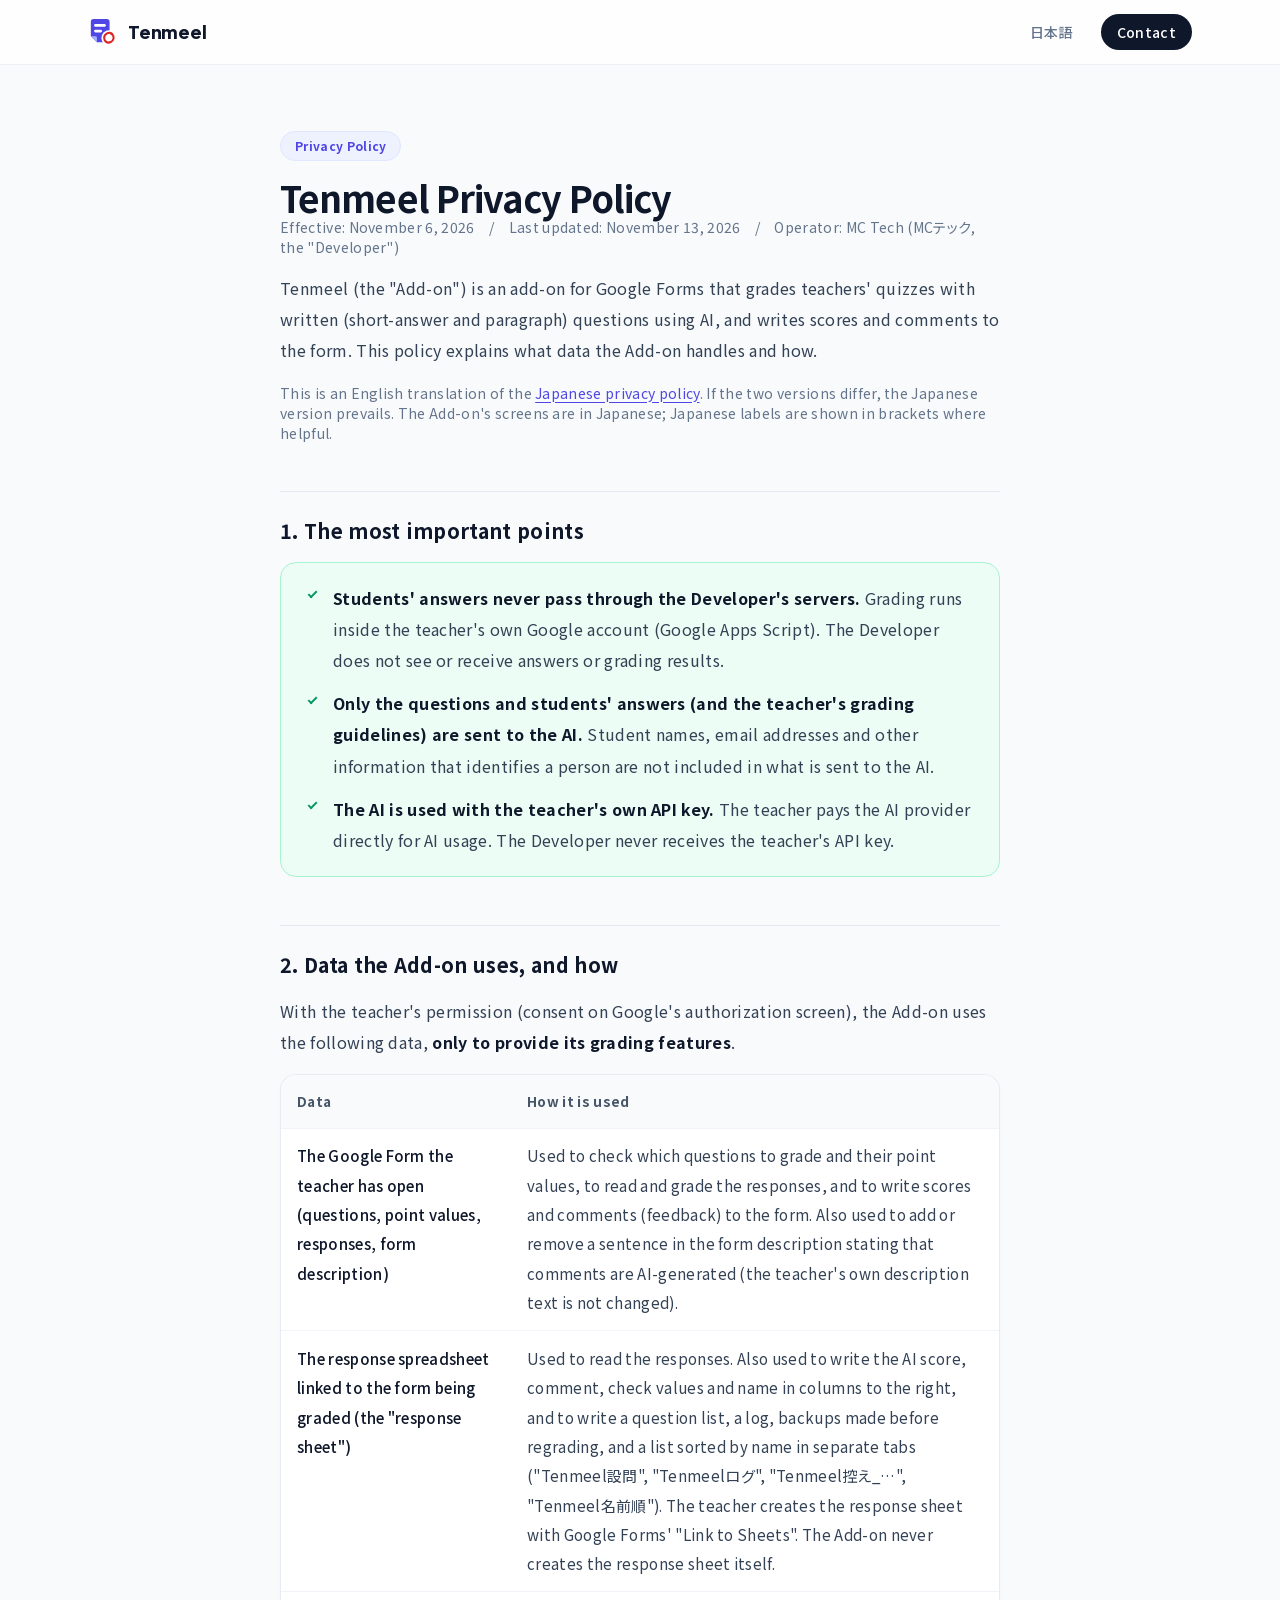
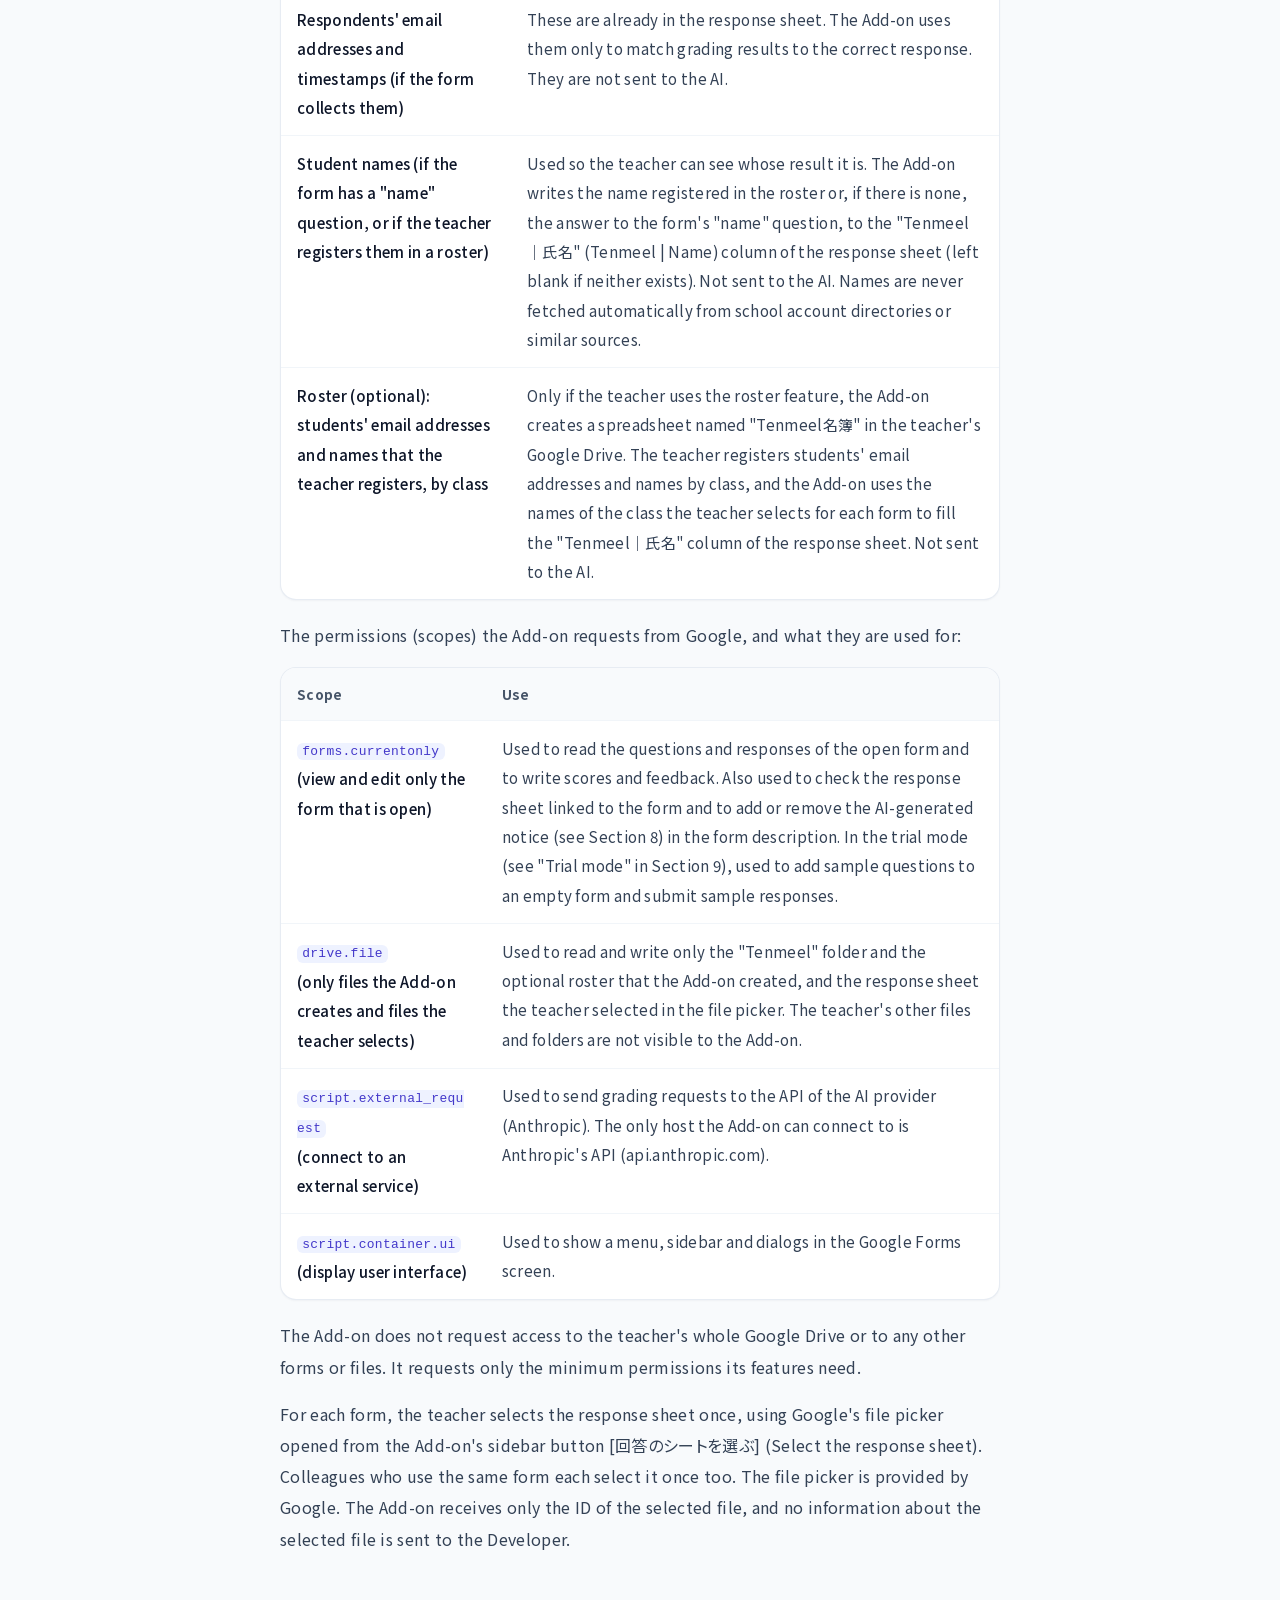
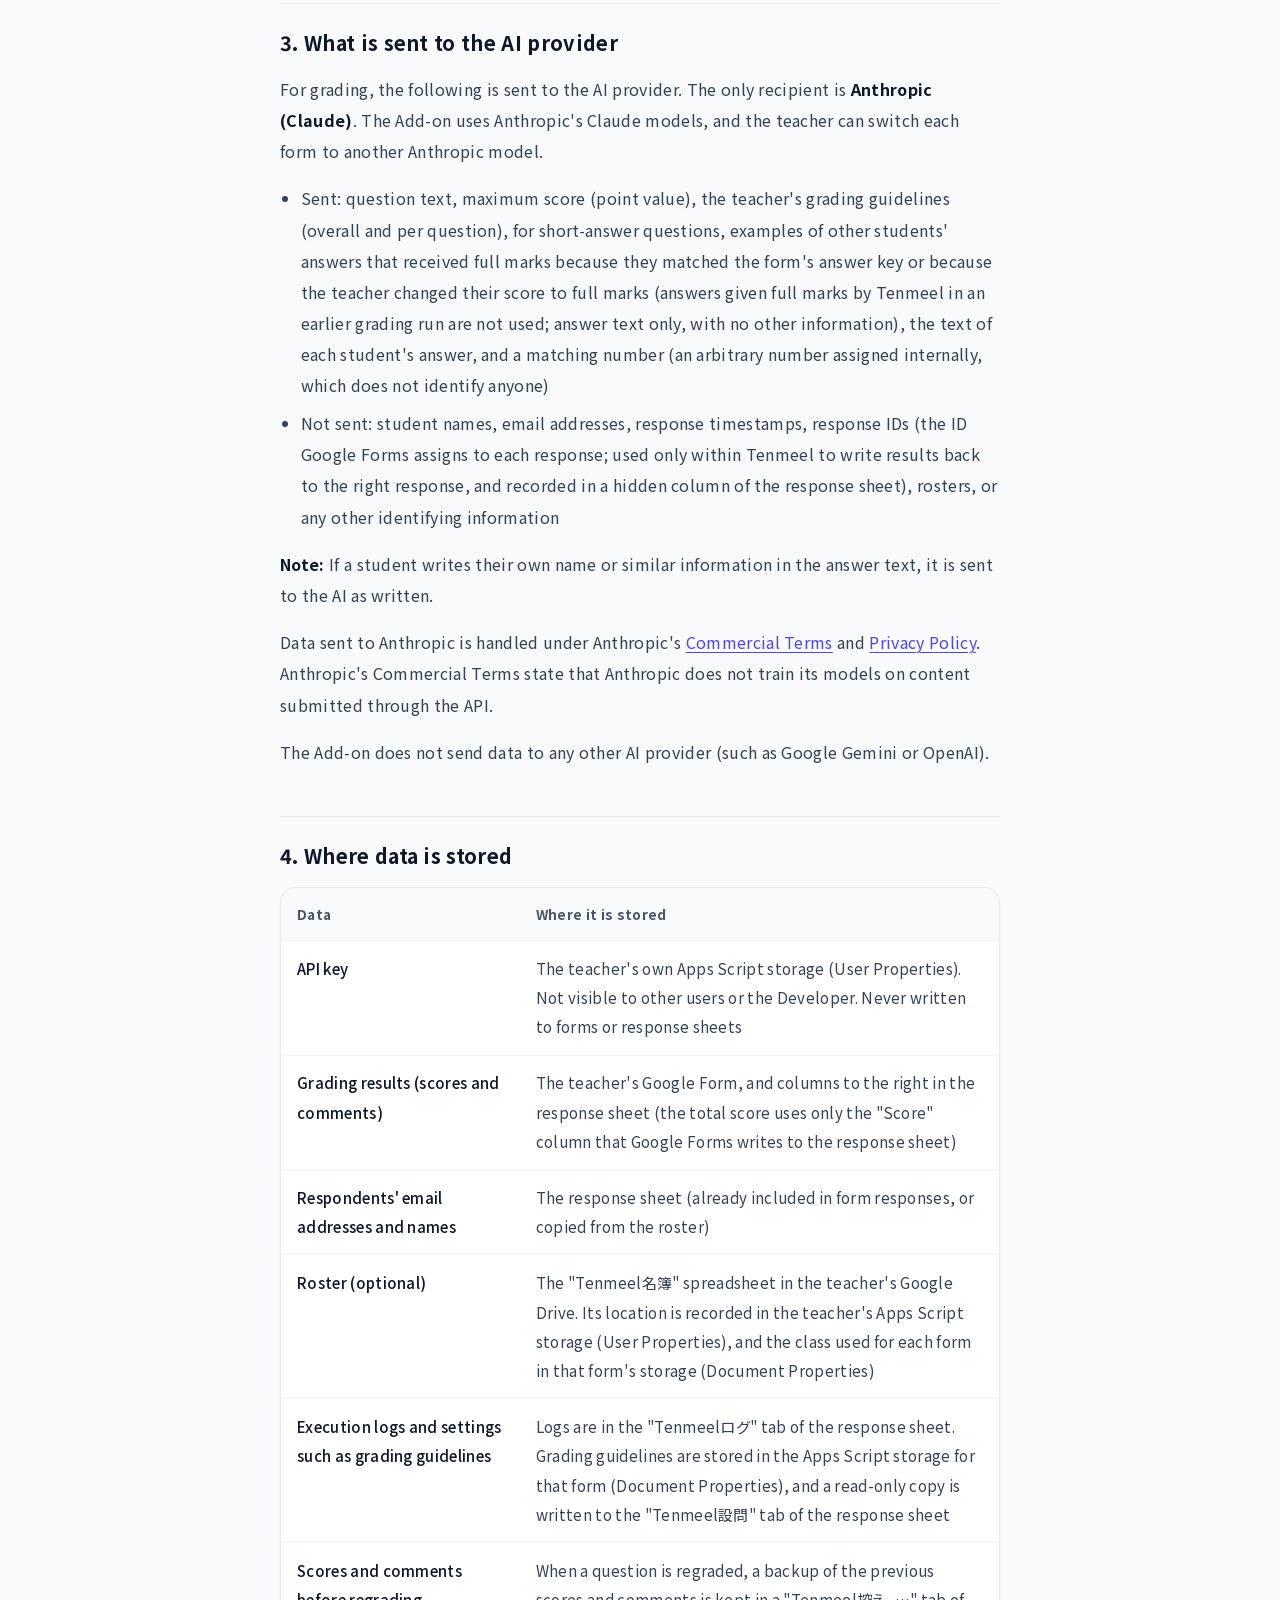
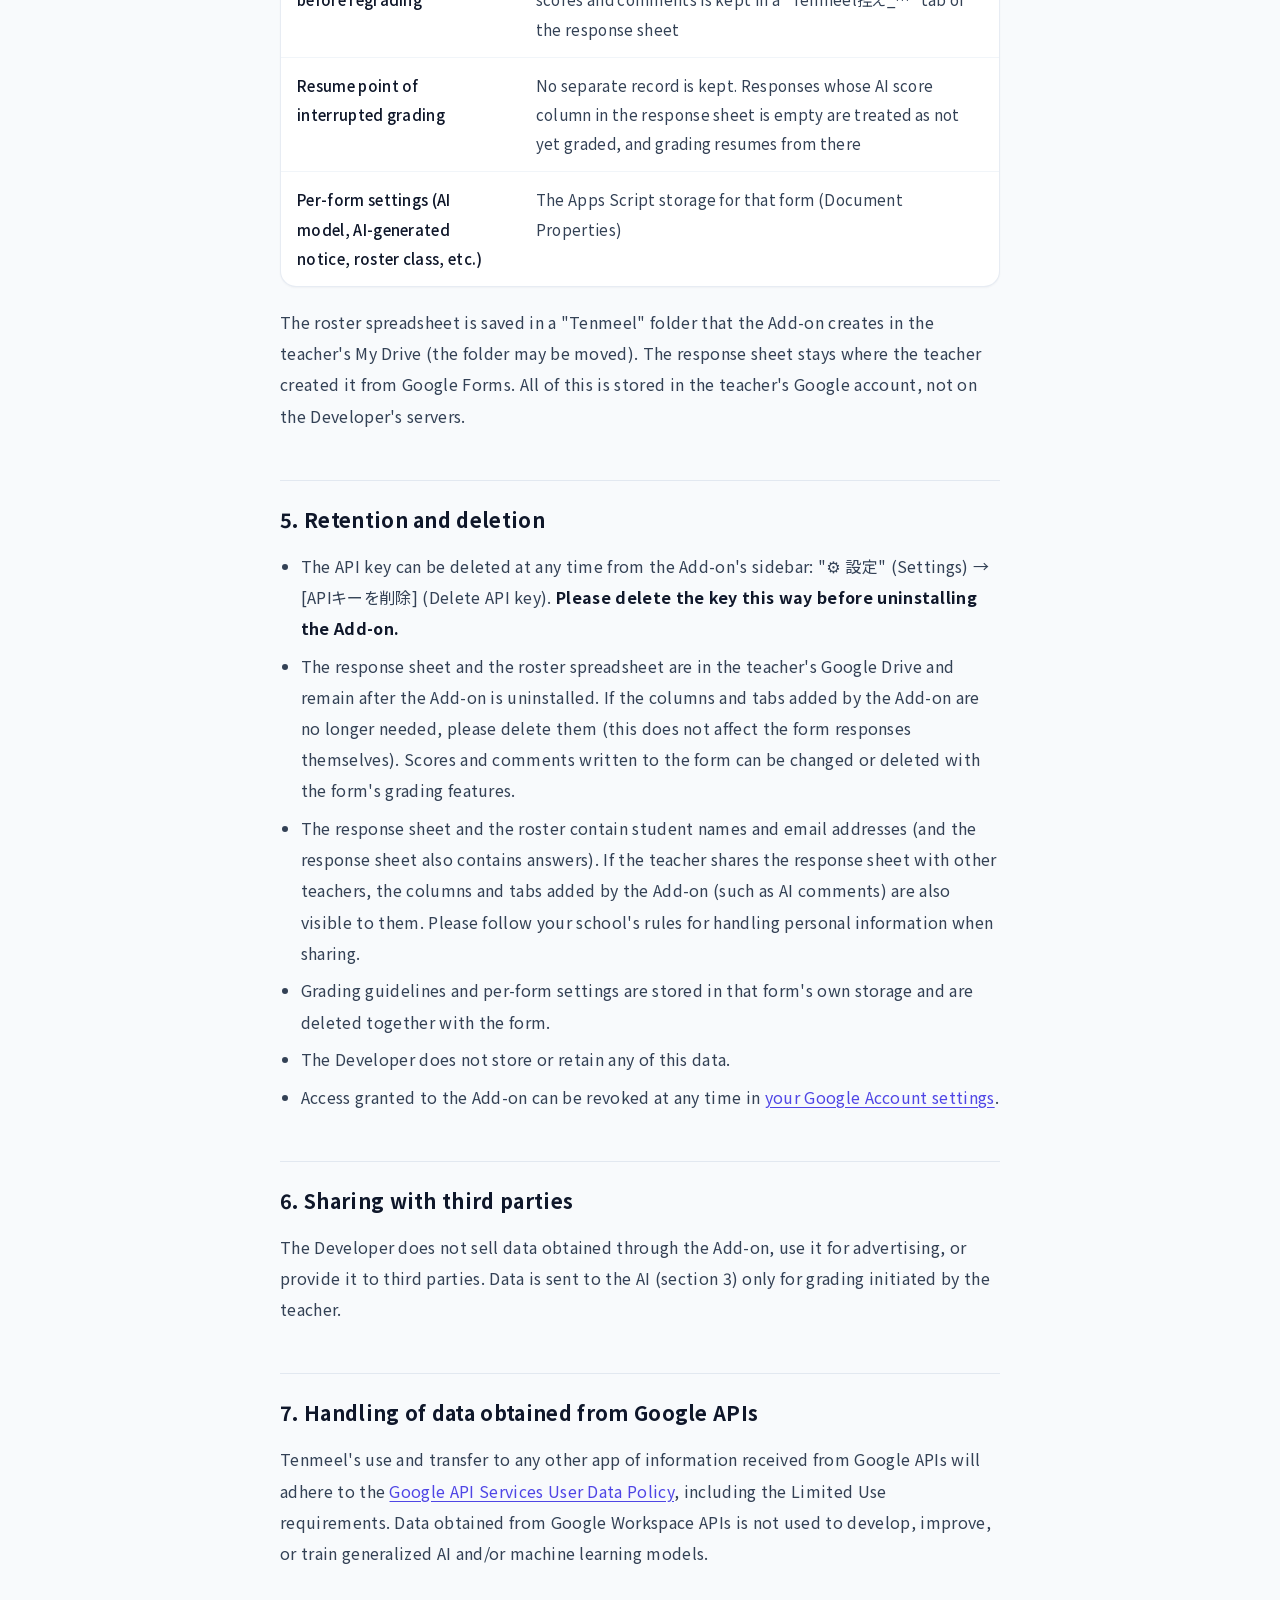
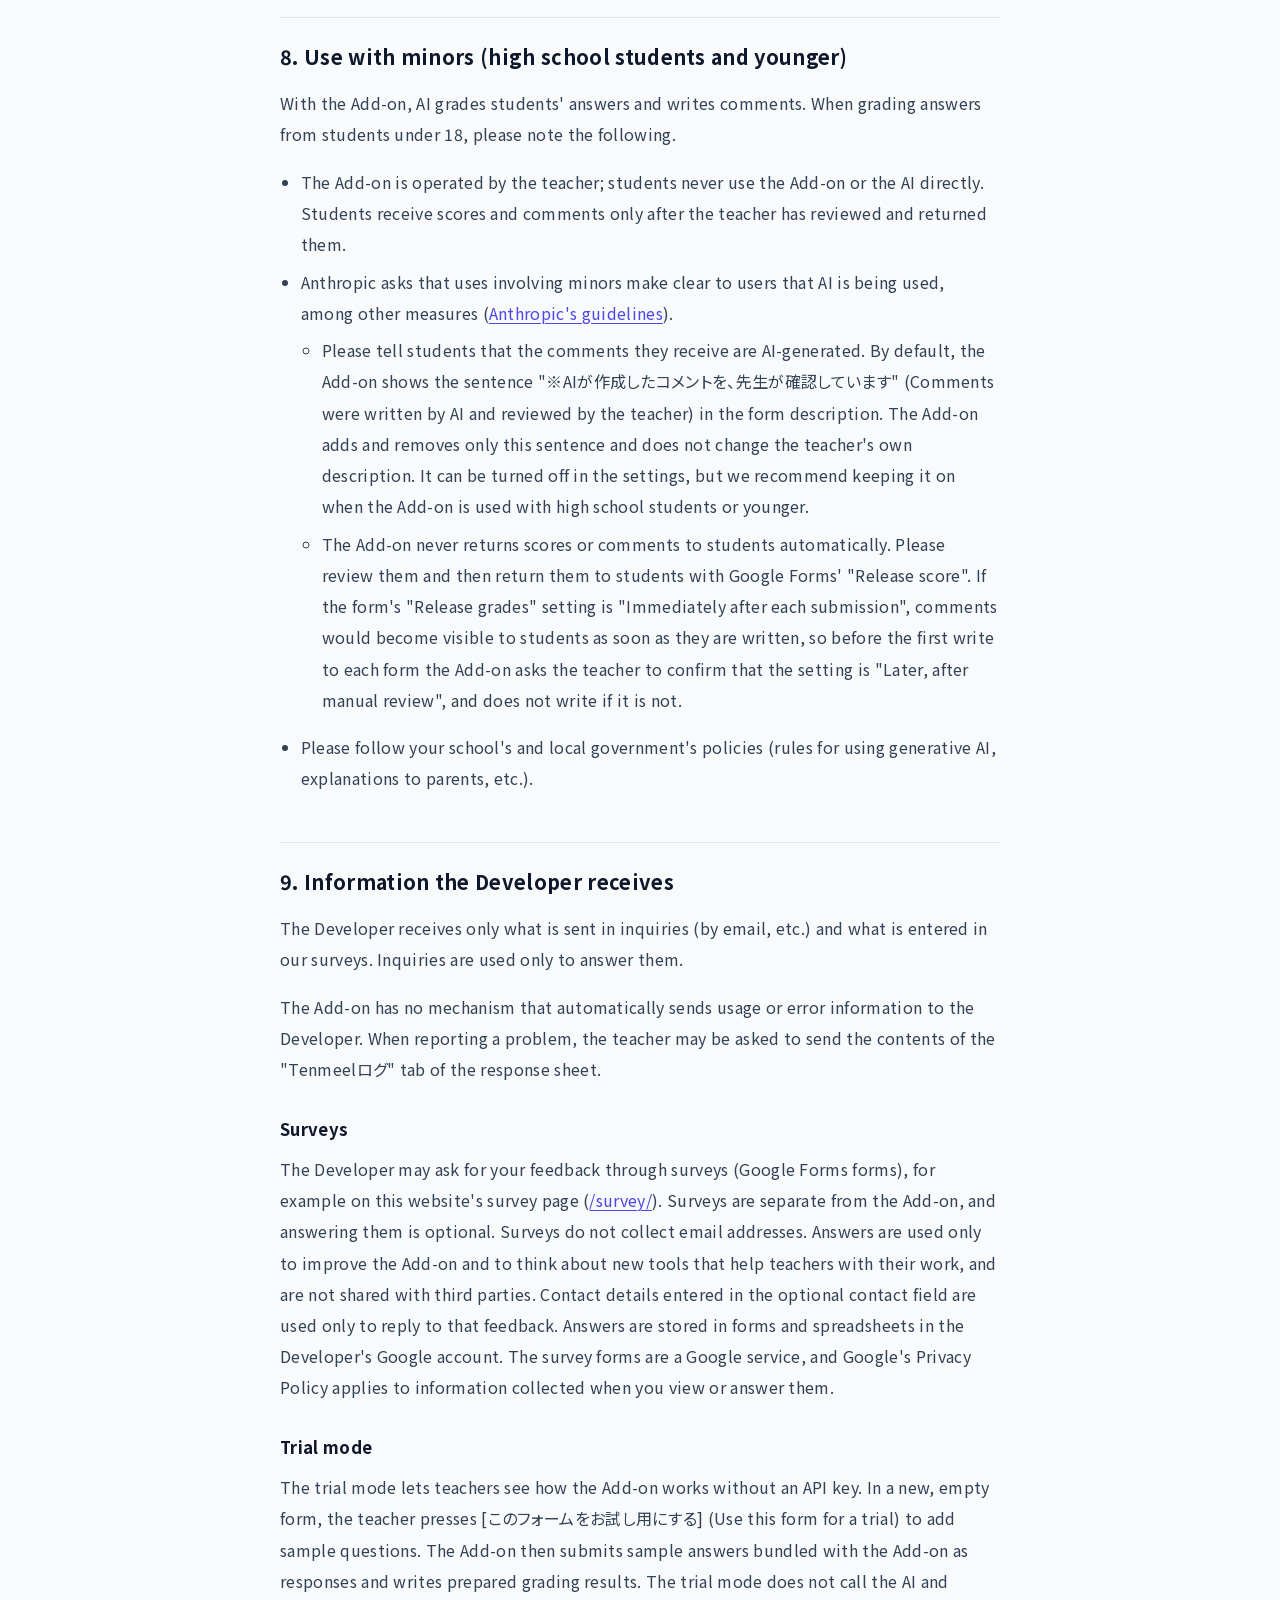
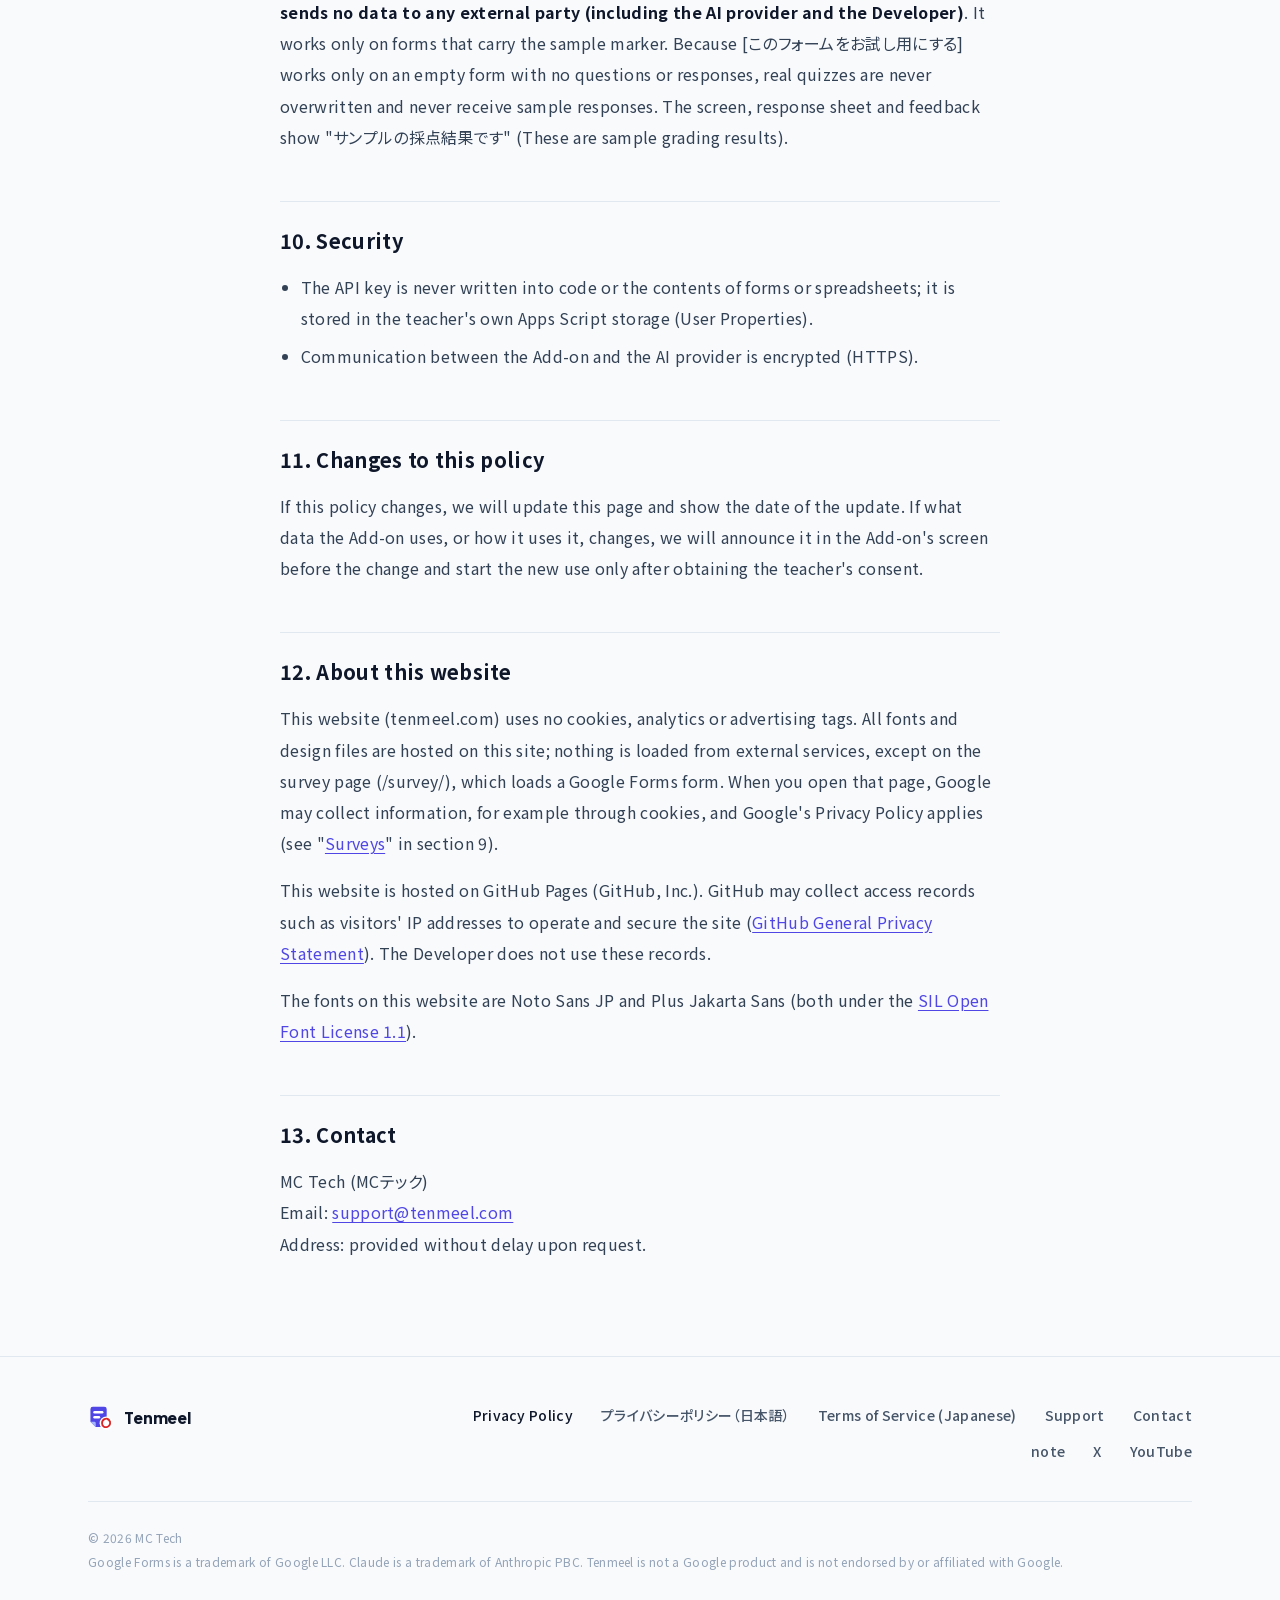
<file: en/privacy/index.html>
<!doctype html>
<html lang="en">
<head>
  <meta charset="utf-8">
  <meta name="viewport" content="width=device-width, initial-scale=1">
  <title>Privacy Policy | Tenmeel</title>
  <meta name="description" content="How Tenmeel, a Google Forms add-on that grades written quiz answers with AI, uses and protects data.">
  <link rel="icon" href="/favicon.svg" type="image/svg+xml">
  <link rel="icon" href="/favicon-32.png" sizes="32x32" type="image/png">
  <link rel="apple-touch-icon" href="/apple-touch-icon.png">
  <link rel="alternate" hreflang="ja" href="https://tenmeel.com/privacy/">
  <link rel="alternate" hreflang="en" href="https://tenmeel.com/en/privacy/">
  <link rel="stylesheet" href="/fonts/fonts.css">
  <link rel="stylesheet" href="/tw.css">
  <link rel="stylesheet" href="/base.css">
</head>
<body class="bg-slate-50 font-sans text-slate-700 antialiased">

  <header class="sticky top-0 z-50 border-b border-slate-200/60 bg-white/80 backdrop-blur-md">
    <div class="mx-auto flex h-16 max-w-6xl items-center justify-between gap-4 px-4 sm:px-6">
      <a href="/" class="flex flex-none items-center gap-2.5 font-display text-lg font-extrabold text-slate-900">
        <img src="/favicon.svg" alt="" width="30" height="30" class="h-[30px] w-[30px]">
        Tenmeel
      </a>
      <nav aria-label="Site" class="flex items-center gap-3 whitespace-nowrap text-[13px] font-medium text-slate-500 min-[400px]:gap-5 sm:gap-7 sm:text-sm">
        <a class="hover:text-slate-900" href="/privacy/" hreflang="ja" lang="ja">日本語</a>
        <a class="rounded-full bg-slate-900 px-3.5 py-2 text-white hover:bg-slate-700 sm:px-4" href="mailto:support@tenmeel.com">Contact</a>
      </nav>
    </div>
  </header>

  <main class="doc mx-auto max-w-3xl px-4 pb-20 pt-12 sm:px-6 sm:pt-16">
    <p class="mb-4 inline-flex rounded-full border border-indigo-100 bg-indigo-50 px-3.5 py-1.5 text-xs font-bold text-indigo-600">Privacy Policy</p>
    <h1 class="text-3xl font-bold leading-snug tracking-tight sm:text-4xl">Tenmeel Privacy Policy</h1>
    <p class="mb-8 mt-3 text-sm text-slate-500">Effective: November 6, 2026　/　Last updated: November 13, 2026　/　Operator: MC Tech (MCテック, the "Developer")</p>

    <p>Tenmeel (the "Add-on") is an add-on for Google Forms that grades teachers' quizzes with written (short-answer and paragraph) questions using AI, and writes scores and comments to the form. This policy explains what data the Add-on handles and how.</p>
    <p class="text-sm text-slate-500">This is an English translation of the <a href="/privacy/" hreflang="ja">Japanese privacy policy</a>. If the two versions differ, the Japanese version prevails. The Add-on's screens are in Japanese; Japanese labels are shown in brackets where helpful.</p>

    <h2 id="summary">1. The most important points</h2>
    <ul class="key-points">
      <li><strong>Students' answers never pass through the Developer's servers.</strong> Grading runs inside the teacher's own Google account (Google Apps Script). The Developer does not see or receive answers or grading results.</li>
      <li><strong>Only the questions and students' answers (and the teacher's grading guidelines) are sent to the AI.</strong> Student names, email addresses and other information that identifies a person are not included in what is sent to the AI.</li>
      <li><strong>The AI is used with the teacher's own API key.</strong> The teacher pays the AI provider directly for AI usage. The Developer never receives the teacher's API key.</li>
    </ul>

    <h2 id="data">2. Data the Add-on uses, and how</h2>
    <p>With the teacher's permission (consent on Google's authorization screen), the Add-on uses the following data, <strong>only to provide its grading features</strong>.</p>
    <div class="table-scroll">
      <table>
        <thead><tr><th>Data</th><th>How it is used</th></tr></thead>
        <tbody>
          <tr><td>The Google Form the teacher has open (questions, point values, responses, form description)</td><td>Used to check which questions to grade and their point values, to read and grade the responses, and to write scores and comments (feedback) to the form. Also used to add or remove a sentence in the form description stating that comments are AI-generated (the teacher's own description text is not changed).</td></tr>
          <tr><td>The response spreadsheet linked to the form being graded (the "response sheet")</td><td>Used to read the responses. Also used to write the AI score, comment, check values and name in columns to the right, and to write a question list, a log, backups made before regrading, and a list sorted by name in separate tabs ("Tenmeel設問", "Tenmeelログ", "Tenmeel控え_…", "Tenmeel名前順"). The teacher creates the response sheet with Google Forms' "Link to Sheets". The Add-on never creates the response sheet itself.</td></tr>
          <tr><td>Respondents' email addresses and timestamps (if the form collects them)</td><td>These are already in the response sheet. The Add-on uses them only to match grading results to the correct response. They are not sent to the AI.</td></tr>
          <tr><td>Student names (if the form has a "name" question, or if the teacher registers them in a roster)</td><td>Used so the teacher can see whose result it is. The Add-on writes the name registered in the roster or, if there is none, the answer to the form's "name" question, to the "Tenmeel｜氏名" (Tenmeel | Name) column of the response sheet (left blank if neither exists). Not sent to the AI. Names are never fetched automatically from school account directories or similar sources.</td></tr>
          <tr><td>Roster (optional): students' email addresses and names that the teacher registers, by class</td><td>Only if the teacher uses the roster feature, the Add-on creates a spreadsheet named "Tenmeel名簿" in the teacher's Google Drive. The teacher registers students' email addresses and names by class, and the Add-on uses the names of the class the teacher selects for each form to fill the "Tenmeel｜氏名" column of the response sheet. Not sent to the AI.</td></tr>
        </tbody>
      </table>
    </div>

    <p>The permissions (scopes) the Add-on requests from Google, and what they are used for:</p>
    <div class="table-scroll">
      <table>
        <thead><tr><th>Scope</th><th>Use</th></tr></thead>
        <tbody>
          <tr><td><code>forms.currentonly</code><br>(view and edit only the form that is open)</td><td>Used to read the questions and responses of the open form and to write scores and feedback. Also used to check the response sheet linked to the form and to add or remove the AI-generated notice (see Section 8) in the form description. In the trial mode (see "Trial mode" in Section 9), used to add sample questions to an empty form and submit sample responses.</td></tr>
          <tr><td><code>drive.file</code><br>(only files the Add-on creates and files the teacher selects)</td><td>Used to read and write only the "Tenmeel" folder and the optional roster that the Add-on created, and the response sheet the teacher selected in the file picker. The teacher's other files and folders are not visible to the Add-on.</td></tr>
          <tr><td><code>script.external_request</code><br>(connect to an external service)</td><td>Used to send grading requests to the API of the AI provider (Anthropic). The only host the Add-on can connect to is Anthropic's API (api.anthropic.com).</td></tr>
          <tr><td><code>script.container.ui</code><br>(display user interface)</td><td>Used to show a menu, sidebar and dialogs in the Google Forms screen.</td></tr>
        </tbody>
      </table>
    </div>
    <p>The Add-on does not request access to the teacher's whole Google Drive or to any other forms or files. It requests only the minimum permissions its features need.</p>
    <p>For each form, the teacher selects the response sheet once, using Google's file picker opened from the Add-on's sidebar button [回答のシートを選ぶ] (Select the response sheet). Colleagues who use the same form each select it once too. The file picker is provided by Google. The Add-on receives only the ID of the selected file, and no information about the selected file is sent to the Developer.</p>

    <h2 id="ai">3. What is sent to the AI provider</h2>
    <p>For grading, the following is sent to the AI provider. The only recipient is <strong>Anthropic (Claude)</strong>. The Add-on uses Anthropic's Claude models, and the teacher can switch each form to another Anthropic model.</p>
    <ul>
      <li>Sent: question text, maximum score (point value), the teacher's grading guidelines (overall and per question), for short-answer questions, examples of other students' answers that received full marks because they matched the form's answer key or because the teacher changed their score to full marks (answers given full marks by Tenmeel in an earlier grading run are not used; answer text only, with no other information), the text of each student's answer, and a matching number (an arbitrary number assigned internally, which does not identify anyone)</li>
      <li>Not sent: student names, email addresses, response timestamps, response IDs (the ID Google Forms assigns to each response; used only within Tenmeel to write results back to the right response, and recorded in a hidden column of the response sheet), rosters, or any other identifying information</li>
    </ul>
    <p><strong>Note:</strong> If a student writes their own name or similar information in the answer text, it is sent to the AI as written.</p>
    <p>Data sent to Anthropic is handled under Anthropic's <a href="https://www.anthropic.com/legal/commercial-terms">Commercial Terms</a> and <a href="https://www.anthropic.com/legal/privacy">Privacy Policy</a>. Anthropic's Commercial Terms state that Anthropic does not train its models on content submitted through the API.</p>
    <p>The Add-on does not send data to any other AI provider (such as Google Gemini or OpenAI).</p>

    <h2 id="storage">4. Where data is stored</h2>
    <div class="table-scroll">
      <table>
        <thead><tr><th>Data</th><th>Where it is stored</th></tr></thead>
        <tbody>
          <tr><td>API key</td><td>The teacher's own Apps Script storage (User Properties). Not visible to other users or the Developer. Never written to forms or response sheets</td></tr>
          <tr><td>Grading results (scores and comments)</td><td>The teacher's Google Form, and columns to the right in the response sheet (the total score uses only the "Score" column that Google Forms writes to the response sheet)</td></tr>
          <tr><td>Respondents' email addresses and names</td><td>The response sheet (already included in form responses, or copied from the roster)</td></tr>
          <tr><td>Roster (optional)</td><td>The "Tenmeel名簿" spreadsheet in the teacher's Google Drive. Its location is recorded in the teacher's Apps Script storage (User Properties), and the class used for each form in that form's storage (Document Properties)</td></tr>
          <tr><td>Execution logs and settings such as grading guidelines</td><td>Logs are in the "Tenmeelログ" tab of the response sheet. Grading guidelines are stored in the Apps Script storage for that form (Document Properties), and a read-only copy is written to the "Tenmeel設問" tab of the response sheet</td></tr>
          <tr><td>Scores and comments before regrading</td><td>When a question is regraded, a backup of the previous scores and comments is kept in a "Tenmeel控え_…" tab of the response sheet</td></tr>
          <tr><td>Resume point of interrupted grading</td><td>No separate record is kept. Responses whose AI score column in the response sheet is empty are treated as not yet graded, and grading resumes from there</td></tr>
          <tr><td>Per-form settings (AI model, AI-generated notice, roster class, etc.)</td><td>The Apps Script storage for that form (Document Properties)</td></tr>
        </tbody>
      </table>
    </div>
    <p>The roster spreadsheet is saved in a "Tenmeel" folder that the Add-on creates in the teacher's My Drive (the folder may be moved). The response sheet stays where the teacher created it from Google Forms. All of this is stored in the teacher's Google account, not on the Developer's servers.</p>

    <h2 id="deletion">5. Retention and deletion</h2>
    <ul>
      <li>The API key can be deleted at any time from the Add-on's sidebar: "⚙ 設定" (Settings) → [APIキーを削除] (Delete API key). <strong>Please delete the key this way before uninstalling the Add-on.</strong></li>
      <li>The response sheet and the roster spreadsheet are in the teacher's Google Drive and remain after the Add-on is uninstalled. If the columns and tabs added by the Add-on are no longer needed, please delete them (this does not affect the form responses themselves). Scores and comments written to the form can be changed or deleted with the form's grading features.</li>
      <li>The response sheet and the roster contain student names and email addresses (and the response sheet also contains answers). If the teacher shares the response sheet with other teachers, the columns and tabs added by the Add-on (such as AI comments) are also visible to them. Please follow your school's rules for handling personal information when sharing.</li>
      <li>Grading guidelines and per-form settings are stored in that form's own storage and are deleted together with the form.</li>
      <li>The Developer does not store or retain any of this data.</li>
      <li>Access granted to the Add-on can be revoked at any time in <a href="https://myaccount.google.com/permissions">your Google Account settings</a>.</li>
    </ul>

    <h2 id="sharing">6. Sharing with third parties</h2>
    <p>The Developer does not sell data obtained through the Add-on, use it for advertising, or provide it to third parties. Data is sent to the AI (section 3) only for grading initiated by the teacher.</p>

    <h2 id="google-api">7. Handling of data obtained from Google APIs</h2>
    <p>Tenmeel's use and transfer to any other app of information received from Google APIs will adhere to the <a href="https://developers.google.com/terms/api-services-user-data-policy">Google API Services User Data Policy</a>, including the Limited Use requirements. Data obtained from Google Workspace APIs is not used to develop, improve, or train generalized AI and/or machine learning models.</p>

    <h2 id="minors">8. Use with minors (high school students and younger)</h2>
    <p>With the Add-on, AI grades students' answers and writes comments. When grading answers from students under 18, please note the following.</p>
    <ul>
      <li>The Add-on is operated by the teacher; students never use the Add-on or the AI directly. Students receive scores and comments only after the teacher has reviewed and returned them.</li>
      <li>Anthropic asks that uses involving minors make clear to users that AI is being used, among other measures (<a href="https://support.claude.com/en/articles/9307344-responsible-use-of-anthropic-s-models-guidelines-for-organizations-serving-minors">Anthropic's guidelines</a>).
        <ul>
          <li>Please tell students that the comments they receive are AI-generated. By default, the Add-on shows the sentence "※AIが作成したコメントを、先生が確認しています" (Comments were written by AI and reviewed by the teacher) in the form description. The Add-on adds and removes only this sentence and does not change the teacher's own description. It can be turned off in the settings, but we recommend keeping it on when the Add-on is used with high school students or younger.</li>
          <li>The Add-on never returns scores or comments to students automatically. Please review them and then return them to students with Google Forms' "Release score". If the form's "Release grades" setting is "Immediately after each submission", comments would become visible to students as soon as they are written, so before the first write to each form the Add-on asks the teacher to confirm that the setting is "Later, after manual review", and does not write if it is not.</li>
        </ul>
      </li>
      <li>Please follow your school's and local government's policies (rules for using generative AI, explanations to parents, etc.).</li>
    </ul>

    <h2 id="developer">9. Information the Developer receives</h2>
    <p>The Developer receives only what is sent in inquiries (by email, etc.) and what is entered in our surveys. Inquiries are used only to answer them.</p>
    <p>The Add-on has no mechanism that automatically sends usage or error information to the Developer. When reporting a problem, the teacher may be asked to send the contents of the "Tenmeelログ" tab of the response sheet.</p>
    <h3 id="survey">Surveys</h3>
    <p>The Developer may ask for your feedback through surveys (Google Forms forms), for example on this website's survey page (<a href="/survey/">/survey/</a>). Surveys are separate from the Add-on, and answering them is optional. Surveys do not collect email addresses. Answers are used only to improve the Add-on and to think about new tools that help teachers with their work, and are not shared with third parties. Contact details entered in the optional contact field are used only to reply to that feedback. Answers are stored in forms and spreadsheets in the Developer's Google account. The survey forms are a Google service, and Google's Privacy Policy applies to information collected when you view or answer them.</p>
    <h3>Trial mode</h3>
    <p>The trial mode lets teachers see how the Add-on works without an API key. In a new, empty form, the teacher presses [このフォームをお試し用にする] (Use this form for a trial) to add sample questions. The Add-on then submits sample answers bundled with the Add-on as responses and writes prepared grading results. The trial mode does not call the AI and <strong>sends no data to any external party (including the AI provider and the Developer)</strong>. It works only on forms that carry the sample marker. Because [このフォームをお試し用にする] works only on an empty form with no questions or responses, real quizzes are never overwritten and never receive sample responses. The screen, response sheet and feedback show "サンプルの採点結果です" (These are sample grading results).</p>

    <h2 id="security">10. Security</h2>
    <ul>
      <li>The API key is never written into code or the contents of forms or spreadsheets; it is stored in the teacher's own Apps Script storage (User Properties).</li>
      <li>Communication between the Add-on and the AI provider is encrypted (HTTPS).</li>
    </ul>

    <h2 id="changes">11. Changes to this policy</h2>
    <p>If this policy changes, we will update this page and show the date of the update. If what data the Add-on uses, or how it uses it, changes, we will announce it in the Add-on's screen before the change and start the new use only after obtaining the teacher's consent.</p>

    <h2 id="website">12. About this website</h2>
    <p>This website (tenmeel.com) uses no cookies, analytics or advertising tags. All fonts and design files are hosted on this site; nothing is loaded from external services, except on the survey page (/survey/), which loads a Google Forms form. When you open that page, Google may collect information, for example through cookies, and Google's Privacy Policy applies (see "<a href="#survey">Surveys</a>" in section 9).</p>
    <p>This website is hosted on GitHub Pages (GitHub, Inc.). GitHub may collect access records such as visitors' IP addresses to operate and secure the site (<a href="https://docs.github.com/en/site-policy/privacy-policies/github-general-privacy-statement">GitHub General Privacy Statement</a>). The Developer does not use these records.</p>
    <p>The fonts on this website are Noto Sans JP and Plus Jakarta Sans (both under the <a href="https://openfontlicense.org/">SIL Open Font License 1.1</a>).</p>

    <h2 id="contact">13. Contact</h2>
    <p>MC Tech (MCテック)<br>
      Email: <a href="mailto:support@tenmeel.com">support@tenmeel.com</a><br>
      Address: provided without delay upon request.</p>
  </main>

  <footer class="border-t border-slate-200 bg-slate-50">
    <div class="mx-auto max-w-6xl px-4 py-12 sm:px-6">
      <div class="flex flex-col gap-8 sm:flex-row sm:items-start sm:justify-between">
        <a href="/" class="flex items-center gap-2.5 font-display text-base font-extrabold text-slate-900">
          <img src="/favicon.svg" alt="" width="26" height="26" class="h-[26px] w-[26px]">
          Tenmeel
        </a>
        <div class="flex flex-col gap-4 sm:items-end">
          <nav aria-label="Footer" class="flex flex-wrap gap-x-7 gap-y-3 text-sm font-medium text-slate-600">
            <a class="text-slate-900" href="/en/privacy/" aria-current="page">Privacy Policy</a>
            <a class="hover:text-slate-900" href="/privacy/" hreflang="ja" lang="ja">プライバシーポリシー（日本語）</a>
            <a class="hover:text-slate-900" href="/terms/" hreflang="ja">Terms of Service (Japanese)</a>
            <a class="hover:text-slate-900" href="/support/#english">Support</a>
            <a class="hover:text-slate-900" href="mailto:support@tenmeel.com">Contact</a>
          </nav>
          <nav aria-label="Social media" class="flex flex-wrap gap-x-7 gap-y-3 text-sm font-medium text-slate-600">
            <a class="hover:text-slate-900" href="https://note.com/tenmeel" target="_blank" rel="noopener">note</a>
            <a class="hover:text-slate-900" href="https://x.com/tenmeel" target="_blank" rel="noopener">X</a>
            <a class="hover:text-slate-900" href="https://www.youtube.com/@Tenmeel" target="_blank" rel="noopener">YouTube</a>
          </nav>
        </div>
      </div>
      <div class="mt-10 border-t border-slate-200 pt-6 text-xs leading-6 text-slate-400">
        <p>© 2026 MC Tech</p>
        <p>Google Forms is a trademark of Google LLC. Claude is a trademark of Anthropic PBC. Tenmeel is not a Google product and is not endorsed by or affiliated with Google.</p>
      </div>
    </div>
  </footer>

</body>
</html>
</file>
<file: fonts/fonts.css>
/* Noto Sans JP・Plus Jakarta Sans（SIL Open Font License 1.1。fonts/*/OFL.txt）
   Google Fonts の CSS を元に、書体のファイルを tenmeel.com に置いたもの（2026-10-02 取得） */
@font-face {
  font-family: 'Noto Sans JP';
  font-style: normal;
  font-weight: 400;
  font-display: swap;
  src: url(/fonts/notosansjp/-F62fjtqLzI2JPCgQBnw7HFowwII2lcnk-AFfrgQrvWXpdFg3KXxAMsKMbdN.0.woff2) format('woff2');
  unicode-range: U+25ee8, U+25f23, U+25f5c, U+25fd4, U+25fe0, U+25ffb, U+2600c, U+26017, U+26060, U+260ed, U+26222, U+2626a, U+26270, U+26286, U+2634c, U+26402, U+2667e, U+266b0, U+2671d, U+268dd, U+268ea, U+26951, U+2696f, U+26999, U+269dd, U+26a1e, U+26a58, U+26a8c, U+26ab7, U+26aff, U+26c29, U+26c73, U+26c9e, U+26cdd, U+26e40, U+26e65, U+26f94, U+26ff6-26ff8, U+270f4, U+2710d, U+27139, U+273da-273db, U+273fe, U+27410, U+27449, U+27614-27615, U+27631, U+27684, U+27693, U+2770e, U+27723, U+27752, U+278b2, U+27985, U+279b4, U+27a84, U+27bb3, U+27bbe, U+27bc7, U+27c3c, U+27cb8, U+27d73, U+27da0, U+27e10, U+27eaf, U+27fb7, U+2808a, U+280bb, U+28277, U+28282, U+282f3, U+283cd, U+2840c, U+28455, U+284dc, U+2856b, U+285c8-285c9, U+286d7, U+286fa, U+28946, U+28949, U+2896b, U+28987-28988, U+289ba-289bb, U+28a1e, U+28a29, U+28a43, U+28a71, U+28a99, U+28acd, U+28add, U+28ae4, U+28bc1, U+28bef, U+28cdd, U+28d10, U+28d71, U+28dfb, U+28e0f, U+28e17, U+28e1f, U+28e36, U+28e89, U+28eeb, U+28ef6, U+28f32, U+28ff8, U+292a0, U+292b1, U+29490, U+295cf, U+2967f, U+296f0, U+29719, U+29750, U+29810, U+298c6, U+29a72, U+29d4b, U+29ddb, U+29e15, U+29e3d, U+29e49, U+29e8a, U+29ec4, U+29edb, U+29ee9, U+29fce, U+29fd7, U+2a01a, U+2a02f, U+2a082, U+2a0f9, U+2a190, U+2a2b2, U+2a38c, U+2a437, U+2a5f1, U+2a602, U+2a61a, U+2a6b2, U+2a9e6, U+2b746, U+2b751, U+2b753, U+2b75a, U+2b75c, U+2b765, U+2b776-2b777, U+2b77c, U+2b782, U+2b789, U+2b78b, U+2b78e, U+2b794, U+2b7ac, U+2b7af, U+2b7bd, U+2b7c9, U+2b7cf, U+2b7d2, U+2b7d8, U+2b7f0, U+2b80d, U+2b817, U+2b81a, U+2d544, U+2e278, U+2e569, U+2e6ea, U+2f804, U+2f80f, U+2f815, U+2f818, U+2f81a, U+2f822, U+2f828, U+2f82c, U+2f833, U+2f83f, U+2f846, U+2f852, U+2f862, U+2f86d, U+2f873, U+2f877, U+2f884, U+2f899-2f89a, U+2f8a6, U+2f8ac, U+2f8b2, U+2f8b6, U+2f8d3, U+2f8db-2f8dc, U+2f8e1, U+2f8e5, U+2f8ea, U+2f8ed, U+2f8fc, U+2f903, U+2f90b, U+2f90f, U+2f91a, U+2f920-2f921, U+2f945, U+2f947, U+2f96c, U+2f995, U+2f9d0, U+2f9de-2f9df, U+2f9f4;
}
@font-face {
  font-family: 'Noto Sans JP';
  font-style: normal;
  font-weight: 400;
  font-display: swap;
  src: url(/fonts/notosansjp/-F62fjtqLzI2JPCgQBnw7HFowwII2lcnk-AFfrgQrvWXpdFg3KXxAMsKMbdN.1.woff2) format('woff2');
  unicode-range: U+1f235-1f23b, U+1f240-1f248, U+1f250-1f251, U+2000b, U+20089-2008a, U+200a2, U+200a4, U+200b0, U+200f5, U+20158, U+201a2, U+20213, U+2032b, U+20371, U+20381, U+203f9, U+2044a, U+20509, U+2053f, U+205b1, U+205d6, U+20611, U+20628, U+206ec, U+2074f, U+207c8, U+20807, U+2083a, U+208b9, U+2090e, U+2097c, U+20984, U+2099d, U+20a64, U+20ad3, U+20b1d, U+20b9f, U+20bb7, U+20d45, U+20d58, U+20de1, U+20e64, U+20e6d, U+20e95, U+20f5f, U+21201, U+2123d, U+21255, U+21274, U+2127b, U+212d7, U+212e4, U+212fd, U+2131b, U+21336, U+21344, U+213c4, U+2146d-2146e, U+215d7, U+21647, U+216b4, U+21706, U+21742, U+218bd, U+219c3, U+21a1a, U+21c56, U+21d2d, U+21d45, U+21d62, U+21d78, U+21d92, U+21d9c, U+21da1, U+21db7, U+21de0, U+21e33-21e34, U+21f1e, U+21f76, U+21ffa, U+2217b, U+22218, U+2231e, U+223ad, U+22609, U+226f3, U+2285b, U+228ab, U+2298f, U+22ab8, U+22b46, U+22b4f-22b50, U+22ba6, U+22c1d, U+22c24, U+22de1, U+22e42, U+22feb, U+231b6, U+231c3-231c4, U+231f5, U+23372, U+233cc, U+233d0, U+233d2-233d3, U+233d5, U+233da, U+233df, U+233e4, U+233fe, U+2344a-2344b, U+23451, U+23465, U+234e4, U+2355a, U+23594, U+235c4, U+23638-2363a, U+23647, U+2370c, U+2371c, U+2373f, U+23763-23764, U+237e7, U+237f1, U+237ff, U+23824, U+2383d, U+23a98, U+23c7f, U+23cbe, U+23cfe, U+23d00, U+23d0e, U+23d40, U+23dd3, U+23df9-23dfa, U+23f7e, U+2404b, U+24096, U+24103, U+241c6, U+241fe, U+242ee, U+243bc, U+243d0, U+24629, U+246a5, U+247f1, U+24896, U+248e9, U+24a4d, U+24b56, U+24b6f, U+24c16, U+24d14, U+24e04, U+24e0e, U+24e37, U+24e6a, U+24e8b, U+24ff2, U+2504a, U+25055, U+25122, U+251a9, U+251cd, U+251e5, U+2521e, U+2524c, U+2542e, U+2548e, U+254d9, U+2550e, U+255a7, U+2567f, U+25771, U+257a9, U+257b4, U+25874, U+259c4, U+259cc, U+259d4, U+25ad7, U+25ae3-25ae4, U+25af1, U+25bb2, U+25c4b, U+25c64, U+25da1, U+25e2e, U+25e56, U+25e62, U+25e65, U+25ec2, U+25ed8;
}
@font-face {
  font-family: 'Noto Sans JP';
  font-style: normal;
  font-weight: 400;
  font-display: swap;
  src: url(/fonts/notosansjp/-F62fjtqLzI2JPCgQBnw7HFowwII2lcnk-AFfrgQrvWXpdFg3KXxAMsKMbdN.2.woff2) format('woff2');
  unicode-range: U+ffd7, U+ffda-ffdc, U+ffe0-ffe2, U+ffe4, U+ffe6, U+ffe8-ffee, U+1f100-1f10c, U+1f110-1f16c, U+1f170-1f1ac, U+1f200-1f202, U+1f210-1f234;
}
@font-face {
  font-family: 'Noto Sans JP';
  font-style: normal;
  font-weight: 400;
  font-display: swap;
  src: url(/fonts/notosansjp/-F62fjtqLzI2JPCgQBnw7HFowwII2lcnk-AFfrgQrvWXpdFg3KXxAMsKMbdN.3.woff2) format('woff2');
  unicode-range: U+fa10, U+fa12-fa6d, U+fb00-fb04, U+fe10-fe19, U+fe30-fe42, U+fe44-fe52, U+fe54-fe66, U+fe68-fe6b, U+ff02, U+ff04, U+ff07, U+ff51, U+ff5b, U+ff5d, U+ff5f-ff60, U+ff66, U+ff69, U+ff87, U+ffa1-ffbe, U+ffc2-ffc7, U+ffca-ffcf, U+ffd2-ffd6;
}
@font-face {
  font-family: 'Noto Sans JP';
  font-style: normal;
  font-weight: 400;
  font-display: swap;
  src: url(/fonts/notosansjp/-F62fjtqLzI2JPCgQBnw7HFowwII2lcnk-AFfrgQrvWXpdFg3KXxAMsKMbdN.4.woff2) format('woff2');
  unicode-range: U+f92d-f959, U+f95b-f9f2, U+f9f4-fa0b, U+fa0e-fa0f;
}
@font-face {
  font-family: 'Noto Sans JP';
  font-style: normal;
  font-weight: 400;
  font-display: swap;
  src: url(/fonts/notosansjp/-F62fjtqLzI2JPCgQBnw7HFowwII2lcnk-AFfrgQrvWXpdFg3KXxAMsKMbdN.5.woff2) format('woff2');
  unicode-range: U+9e8b-9e8c, U+9e8e-9e8f, U+9e91-9e92, U+9e95-9e96, U+9e98, U+9e9b, U+9e9d-9e9e, U+9ea4-9ea5, U+9ea8-9eaa, U+9eac-9eb0, U+9eb3-9eb5, U+9eb8, U+9ebc-9ebf, U+9ec3, U+9ec6, U+9ec8, U+9ecb-9ecd, U+9ecf-9ed1, U+9ed4-9ed5, U+9ed8, U+9edb-9ee0, U+9ee4-9ee5, U+9ee7-9ee8, U+9eec-9ef2, U+9ef4-9ef9, U+9efb-9eff, U+9f02-9f03, U+9f07-9f09, U+9f0e-9f12, U+9f14-9f17, U+9f19-9f1b, U+9f1f-9f22, U+9f26, U+9f2a-9f2c, U+9f2f, U+9f31-9f32, U+9f34, U+9f37, U+9f39-9f3a, U+9f3c-9f3f, U+9f41, U+9f43-9f47, U+9f4a, U+9f4e-9f50, U+9f52-9f58, U+9f5a, U+9f5d-9f61, U+9f63, U+9f66-9f6a, U+9f6c-9f73, U+9f75-9f77, U+9f7a, U+9f7d, U+9f7f, U+9f8f-9f92, U+9f94-9f97, U+9f99, U+9f9c-9fa3, U+9fa5, U+9fb4, U+9fbc-9fc2, U+9fc4, U+9fc6, U+9fcc, U+f900-f92c;
}
@font-face {
  font-family: 'Noto Sans JP';
  font-style: normal;
  font-weight: 400;
  font-display: swap;
  src: url(/fonts/notosansjp/-F62fjtqLzI2JPCgQBnw7HFowwII2lcnk-AFfrgQrvWXpdFg3KXxAMsKMbdN.6.woff2) format('woff2');
  unicode-range: U+9c3e, U+9c41, U+9c43-9c4a, U+9c4e-9c50, U+9c52-9c54, U+9c56, U+9c58, U+9c5a-9c61, U+9c63, U+9c65, U+9c67-9c6b, U+9c6d-9c6e, U+9c70, U+9c72, U+9c75-9c78, U+9c7a-9c7c, U+9ce6-9ce7, U+9ceb-9cec, U+9cf0, U+9cf2, U+9cf6-9cf7, U+9cf9, U+9d02-9d03, U+9d06-9d09, U+9d0b, U+9d0e, U+9d11-9d12, U+9d15, U+9d17-9d18, U+9d1b-9d1f, U+9d23, U+9d26, U+9d2a-9d2c, U+9d2f-9d30, U+9d32-9d34, U+9d3a, U+9d3c-9d3f, U+9d41-9d48, U+9d4a, U+9d50-9d54, U+9d59, U+9d5d-9d65, U+9d69-9d6c, U+9d6f-9d70, U+9d72-9d73, U+9d76-9d77, U+9d7a-9d7c, U+9d7e, U+9d83-9d84, U+9d86-9d87, U+9d89-9d8a, U+9d8d-9d8e, U+9d92-9d93, U+9d95-9d9a, U+9da1, U+9da4, U+9da9-9dac, U+9dae, U+9db1-9db2, U+9db5, U+9db8-9dbd, U+9dbf-9dc4, U+9dc6-9dc7, U+9dc9-9dca, U+9dcf, U+9dd3-9dd7, U+9dd9-9dda, U+9dde-9de0, U+9de3, U+9de5-9de7, U+9de9, U+9deb, U+9ded-9df0, U+9df3-9df4, U+9df8, U+9dfd-9dfe, U+9e02, U+9e07, U+9e0a, U+9e0d-9e0e, U+9e10-9e12, U+9e15-9e16, U+9e19-9e1f, U+9e75, U+9e79-9e7d, U+9e80-9e85, U+9e87-9e88;
}
@font-face {
  font-family: 'Noto Sans JP';
  font-style: normal;
  font-weight: 400;
  font-display: swap;
  src: url(/fonts/notosansjp/-F62fjtqLzI2JPCgQBnw7HFowwII2lcnk-AFfrgQrvWXpdFg3KXxAMsKMbdN.7.woff2) format('woff2');
  unicode-range: U+9ae5-9ae7, U+9ae9, U+9aeb-9aec, U+9aee-9aef, U+9af1-9af5, U+9af7, U+9af9-9afb, U+9afd, U+9aff-9b06, U+9b08-9b09, U+9b0b-9b0e, U+9b10, U+9b12, U+9b16, U+9b18-9b1d, U+9b1f-9b20, U+9b22-9b23, U+9b25-9b2f, U+9b32-9b35, U+9b37, U+9b39-9b3b, U+9b3d, U+9b43-9b44, U+9b48, U+9b4b-9b4f, U+9b51, U+9b55-9b58, U+9b5b, U+9b5e, U+9b61, U+9b63, U+9b65-9b66, U+9b68, U+9b6a-9b6f, U+9b72-9b79, U+9b7f-9b80, U+9b83-9b87, U+9b89-9b8b, U+9b8d, U+9b8f-9b94, U+9b96-9b97, U+9b9a, U+9b9d-9ba0, U+9ba6-9ba7, U+9ba9-9baa, U+9bac, U+9bb0-9bb2, U+9bb4, U+9bb7-9bb9, U+9bbb-9bbc, U+9bbe-9bc1, U+9bc6-9bc8, U+9bca, U+9bce-9bd2, U+9bd4, U+9bd7-9bd8, U+9bdd, U+9bdf, U+9be1-9be5, U+9be7, U+9bea-9beb, U+9bee-9bf3, U+9bf5, U+9bf7-9bfa, U+9bfd, U+9bff-9c00, U+9c02, U+9c04, U+9c06, U+9c08-9c0d, U+9c0f-9c16, U+9c18-9c1e, U+9c21-9c2a, U+9c2d-9c32, U+9c35-9c37, U+9c39-9c3a, U+9c3d;
}
@font-face {
  font-family: 'Noto Sans JP';
  font-style: normal;
  font-weight: 400;
  font-display: swap;
  src: url(/fonts/notosansjp/-F62fjtqLzI2JPCgQBnw7HFowwII2lcnk-AFfrgQrvWXpdFg3KXxAMsKMbdN.8.woff2) format('woff2');
  unicode-range: U+98eb, U+98ed-98ee, U+98f0-98f1, U+98f3, U+98f6, U+9902, U+9907-9909, U+9911-9912, U+9914-9918, U+991a-9922, U+9924, U+9926-9927, U+992b-992c, U+992e, U+9931-9935, U+9939-993e, U+9940-9942, U+9945-9949, U+994b-994e, U+9950-9952, U+9954-9955, U+9958-9959, U+995b-995c, U+995e-9960, U+9963, U+9997-9998, U+999b, U+999d-999f, U+99a3, U+99a5-99a6, U+99a8, U+99ad-99ae, U+99b0-99b2, U+99b5, U+99b9-99ba, U+99bc-99bd, U+99bf, U+99c1, U+99c3, U+99c8-99c9, U+99d1, U+99d3-99d5, U+99d8-99df, U+99e1-99e2, U+99e7, U+99ea-99ee, U+99f0-99f2, U+99f4-99f5, U+99f8-99f9, U+99fb-99fe, U+9a01-9a05, U+9a08, U+9a0a-9a0c, U+9a0f-9a11, U+9a16, U+9a1a, U+9a1e, U+9a20, U+9a22-9a24, U+9a27, U+9a2b, U+9a2d-9a2e, U+9a31, U+9a33, U+9a35-9a38, U+9a3e, U+9a40-9a45, U+9a47, U+9a4a-9a4e, U+9a51-9a52, U+9a54-9a58, U+9a5b, U+9a5d, U+9a5f, U+9a62, U+9a64-9a65, U+9a69-9a6c, U+9aaa, U+9aac-9ab0, U+9ab2, U+9ab4-9ab7, U+9ab9, U+9abb-9ac1, U+9ac3, U+9ac6, U+9ac8, U+9ace-9ad3, U+9ad5-9ad7, U+9adb-9adc, U+9ade-9ae0, U+9ae2-9ae4;
}
@font-face {
  font-family: 'Noto Sans JP';
  font-style: normal;
  font-weight: 400;
  font-display: swap;
  src: url(/fonts/notosansjp/-F62fjtqLzI2JPCgQBnw7HFowwII2lcnk-AFfrgQrvWXpdFg3KXxAMsKMbdN.9.woff2) format('woff2');
  unicode-range: U+971d, U+9721-9724, U+9728, U+972a, U+9730-9731, U+9733, U+9736, U+9738-9739, U+973b, U+973d-973e, U+9741-9744, U+9746-974a, U+974d-974f, U+9751, U+9755, U+9757-9758, U+975a-975c, U+9760-9761, U+9763-9764, U+9766-9768, U+976a-976b, U+976e, U+9771, U+9773, U+9776-977d, U+977f-9781, U+9785-9786, U+9789, U+978b, U+978f-9790, U+9795-9797, U+9799-979a, U+979c, U+979e-97a0, U+97a2-97a3, U+97a6, U+97a8, U+97ab-97ac, U+97ae, U+97b1-97b6, U+97b8-97ba, U+97bc, U+97be-97bf, U+97c1, U+97c3-97ce, U+97d0-97d1, U+97d4, U+97d7-97d9, U+97db-97de, U+97e0-97e1, U+97e4, U+97e6, U+97ed-97ef, U+97f1-97f2, U+97f4-97f8, U+97fa, U+9804, U+9807, U+980a, U+980c-980f, U+9814, U+9816-9817, U+9819-981a, U+981c, U+981e, U+9820-9821, U+9823-9826, U+982b, U+982e-9830, U+9832-9835, U+9837, U+9839, U+983d-983e, U+9844, U+9846-9847, U+984a-984b, U+984f, U+9851-9853, U+9856-9857, U+9859-985b, U+9862-9863, U+9865-9866, U+986a-986c, U+986f-9871, U+9873-9875, U+98aa-98ab, U+98ad-98ae, U+98b0-98b1, U+98b4, U+98b6-98b8, U+98ba-98bc, U+98bf, U+98c2-98c8, U+98cb-98cc, U+98ce, U+98dc, U+98de, U+98e0-98e1, U+98e3, U+98e5-98e7, U+98e9-98ea;
}
@font-face {
  font-family: 'Noto Sans JP';
  font-style: normal;
  font-weight: 400;
  font-display: swap;
  src: url(/fonts/notosansjp/-F62fjtqLzI2JPCgQBnw7HFowwII2lcnk-AFfrgQrvWXpdFg3KXxAMsKMbdN.10.woff2) format('woff2');
  unicode-range: U+944a, U+944c, U+9452-9453, U+9455, U+9459-945c, U+945e-9463, U+9468, U+946a-946b, U+946d-9472, U+9475, U+9477, U+947c-947f, U+9481, U+9483-9485, U+9578-9579, U+957e-957f, U+9582, U+9584, U+9586-9588, U+958a, U+958c-958f, U+9592, U+9594, U+9596, U+9598-9599, U+959d-95a1, U+95a4, U+95a6-95a9, U+95ab-95ad, U+95b1, U+95b4, U+95b6, U+95b9-95bf, U+95c3, U+95c6, U+95c8-95cd, U+95d0-95d6, U+95d9-95da, U+95dc-95e2, U+95e4-95e6, U+95e8, U+961d-961e, U+9621-9622, U+9624-9626, U+9628, U+962c, U+962e-962f, U+9631, U+9633-9634, U+9637-963a, U+963c-963d, U+9641-9642, U+964b-964c, U+964f, U+9652, U+9654, U+9656-9658, U+965c-965f, U+9661, U+9666, U+966a, U+966c, U+966e, U+9672, U+9674, U+9677, U+967b-967c, U+967e-967f, U+9681-9684, U+9689, U+968b, U+968d, U+9691, U+9695-9698, U+969a, U+969d, U+969f, U+96a4-96aa, U+96ae-96b4, U+96b6, U+96b8-96bb, U+96bd, U+96c1, U+96c9-96cb, U+96cd-96ce, U+96d2, U+96d5-96d6, U+96d8-96da, U+96dc-96df, U+96e9, U+96ef, U+96f1, U+96f9-96fa, U+9702-9706, U+9708-9709, U+970d-970f, U+9711, U+9713-9714, U+9716, U+9719-971b;
}
@font-face {
  font-family: 'Noto Sans JP';
  font-style: normal;
  font-weight: 400;
  font-display: swap;
  src: url(/fonts/notosansjp/-F62fjtqLzI2JPCgQBnw7HFowwII2lcnk-AFfrgQrvWXpdFg3KXxAMsKMbdN.11.woff2) format('woff2');
  unicode-range: U+92bc-92bd, U+92bf-92c3, U+92c5-92c8, U+92cb-92d0, U+92d2-92d3, U+92d5, U+92d7-92d9, U+92dc-92dd, U+92df-92e1, U+92e3-92e5, U+92e7-92ea, U+92ec, U+92ee, U+92f0, U+92f2, U+92f7-92fb, U+92ff-9300, U+9302, U+9304, U+9308, U+930d, U+930f-9311, U+9314-9315, U+9318-931a, U+931c-931f, U+9321-9325, U+9327-932b, U+932e, U+9333-9337, U+933a-933b, U+9344, U+9347-934a, U+934d, U+9350-9352, U+9354-9358, U+935a, U+935c, U+935e, U+9360, U+9364-9365, U+9367, U+9369-936d, U+936f-9371, U+9373-9374, U+9376, U+937a, U+937d-9382, U+9388, U+938a-938b, U+938d, U+938f, U+9392, U+9394-9395, U+9397-9398, U+939a-939b, U+939e, U+93a1, U+93a3-93a4, U+93a6, U+93a8-93a9, U+93ab-93ad, U+93b0, U+93b4-93b6, U+93b9-93bb, U+93c1, U+93c3-93cd, U+93d0-93d1, U+93d3, U+93d6-93d9, U+93dc-93df, U+93e2, U+93e4-93e8, U+93f1, U+93f5, U+93f7-93fb, U+93fd, U+9401-9404, U+9407-9409, U+940d-9410, U+9413-9417, U+9419-941a, U+941f, U+9421, U+942b, U+942e-942f, U+9431-9434, U+9436, U+9438, U+943a-943b, U+943d, U+943f, U+9441, U+9443-9445, U+9448;
}
@font-face {
  font-family: 'Noto Sans JP';
  font-style: normal;
  font-weight: 400;
  font-display: swap;
  src: url(/fonts/notosansjp/-F62fjtqLzI2JPCgQBnw7HFowwII2lcnk-AFfrgQrvWXpdFg3KXxAMsKMbdN.12.woff2) format('woff2');
  unicode-range: U+9143, U+9146-914c, U+914f, U+9153, U+9156-915b, U+9161, U+9163-9165, U+9167, U+9169, U+916d, U+9172-9174, U+9179-917b, U+9181-9183, U+9185-9187, U+9189-918b, U+918e, U+9191, U+9193-9195, U+9197-9198, U+919e, U+91a1-91a2, U+91a6, U+91a8, U+91aa-91b6, U+91ba-91bd, U+91bf-91c6, U+91c9, U+91cb, U+91d0, U+91d3-91d4, U+91d6-91d7, U+91d9-91db, U+91de-91df, U+91e1, U+91e4-91e6, U+91e9-91ea, U+91ec-91f1, U+91f5-91f7, U+91f9, U+91fb-91fd, U+91ff-9201, U+9204-9207, U+9209-920a, U+920c, U+920e, U+9210-9218, U+921c-921e, U+9223-9226, U+9228-9229, U+922c, U+922e-9230, U+9233, U+9235-923a, U+923c, U+923e-9240, U+9242-9243, U+9245-924b, U+924d-9251, U+9256-925a, U+925c-925e, U+9260-9261, U+9264-9269, U+926e-9270, U+9275-9279, U+927b-927f, U+9288-928a, U+928d-928e, U+9291-9293, U+9295-9297, U+9299, U+929b-929c, U+929f-92a0, U+92a4-92a5, U+92a7-92a8, U+92ab, U+92af, U+92b2-92b3, U+92b6-92bb;
}
@font-face {
  font-family: 'Noto Sans JP';
  font-style: normal;
  font-weight: 400;
  font-display: swap;
  src: url(/fonts/notosansjp/-F62fjtqLzI2JPCgQBnw7HFowwII2lcnk-AFfrgQrvWXpdFg3KXxAMsKMbdN.13.woff2) format('woff2');
  unicode-range: U+8f52-8f55, U+8f57-8f58, U+8f5c-8f5e, U+8f61-8f66, U+8f9c-8f9d, U+8f9f-8fa2, U+8fa4-8fa8, U+8fad-8faf, U+8fb4-8fb8, U+8fbe, U+8fc0-8fc2, U+8fc6, U+8fc8, U+8fca-8fcb, U+8fcd, U+8fd0, U+8fd2-8fd3, U+8fd5, U+8fda, U+8fe0, U+8fe2-8fe5, U+8fe8-8fea, U+8fed-8fef, U+8ff1, U+8ff4-8ff6, U+8ff8-8ffb, U+8ffe, U+9002, U+9004-9005, U+9008, U+900b-900e, U+9011, U+9013, U+9015-9016, U+9018, U+901b, U+901e, U+9021, U+9027-902a, U+902c-902d, U+902f, U+9033-9037, U+9039, U+903c, U+903e-903f, U+9041, U+9043-9044, U+9049, U+904c, U+904f-9052, U+9056, U+9058, U+905b-905e, U+9062, U+9066-9068, U+906c, U+906f-9070, U+9072, U+9074, U+9076, U+9079, U+9080-9083, U+9085, U+9087-9088, U+908b-908c, U+908e-9090, U+9095, U+9097-9099, U+909b, U+90a0-90a2, U+90a5, U+90a8, U+90af-90b6, U+90bd-90be, U+90c3-90c5, U+90c7-90c9, U+90cc, U+90d2, U+90d5, U+90d7-90d9, U+90db-90df, U+90e2, U+90e4-90e5, U+90eb, U+90ef-90f0, U+90f2, U+90f4, U+90f6, U+90fe-9100, U+9102, U+9104-9106, U+9108, U+910d, U+9110, U+9112, U+9114-911a, U+911c, U+911e, U+9120, U+9122-9123, U+9125, U+9127, U+9129, U+912d-9132, U+9134, U+9136-9137, U+9139-913a, U+913c-913d;
}
@font-face {
  font-family: 'Noto Sans JP';
  font-style: normal;
  font-weight: 400;
  font-display: swap;
  src: url(/fonts/notosansjp/-F62fjtqLzI2JPCgQBnw7HFowwII2lcnk-AFfrgQrvWXpdFg3KXxAMsKMbdN.14.woff2) format('woff2');
  unicode-range: U+8dc0, U+8dc2, U+8dc5-8dc8, U+8dca-8dcc, U+8dce-8dcf, U+8dd1, U+8dd4-8dd7, U+8dd9-8ddb, U+8ddf, U+8de3-8de5, U+8de7, U+8dea-8dec, U+8df0-8df2, U+8df4, U+8dfc-8dfd, U+8dff, U+8e01, U+8e04-8e06, U+8e08-8e09, U+8e0b-8e0c, U+8e10-8e11, U+8e14, U+8e16, U+8e1d-8e23, U+8e26-8e27, U+8e30-8e31, U+8e33-8e39, U+8e3d, U+8e40-8e42, U+8e44, U+8e47-8e50, U+8e54-8e55, U+8e59, U+8e5b-8e64, U+8e69, U+8e6c-8e6d, U+8e6f-8e72, U+8e75-8e77, U+8e79-8e7c, U+8e81-8e85, U+8e89, U+8e8b, U+8e90-8e95, U+8e98-8e9b, U+8e9d-8e9e, U+8ea1-8ea2, U+8ea7, U+8ea9-8eaa, U+8eac-8eb1, U+8eb3, U+8eb5-8eb6, U+8eba-8ebb, U+8ebe, U+8ec0-8ec1, U+8ec3-8ec8, U+8ecb, U+8ecf, U+8ed1, U+8ed4, U+8edb-8edc, U+8ee3, U+8ee8, U+8eeb, U+8eed-8eee, U+8ef0-8ef1, U+8ef7, U+8ef9-8efc, U+8efe, U+8f00, U+8f02, U+8f05, U+8f07-8f08, U+8f0a, U+8f0f-8f10, U+8f12-8f13, U+8f15-8f19, U+8f1b-8f1c, U+8f1e-8f21, U+8f23, U+8f25-8f28, U+8f2b-8f2f, U+8f33-8f37, U+8f39-8f3b, U+8f3e, U+8f40-8f43, U+8f45-8f47, U+8f49-8f4a, U+8f4c-8f4f, U+8f51;
}
@font-face {
  font-family: 'Noto Sans JP';
  font-style: normal;
  font-weight: 400;
  font-display: swap;
  src: url(/fonts/notosansjp/-F62fjtqLzI2JPCgQBnw7HFowwII2lcnk-AFfrgQrvWXpdFg3KXxAMsKMbdN.15.woff2) format('woff2');
  unicode-range: U+8b2d, U+8b30, U+8b37, U+8b3c, U+8b3e, U+8b41-8b46, U+8b48-8b49, U+8b4c-8b4f, U+8b51-8b54, U+8b56, U+8b59, U+8b5b, U+8b5e-8b5f, U+8b63, U+8b69, U+8b6b-8b6d, U+8b6f, U+8b71, U+8b74, U+8b76, U+8b78-8b79, U+8b7c-8b81, U+8b84-8b85, U+8b8a-8b8f, U+8b92-8b96, U+8b99-8b9a, U+8b9c-8ba0, U+8c38-8c3a, U+8c3d-8c3f, U+8c41, U+8c45, U+8c47-8c49, U+8c4b-8c4c, U+8c4e-8c51, U+8c53-8c55, U+8c57-8c59, U+8c5b, U+8c5d, U+8c62-8c64, U+8c66, U+8c68-8c69, U+8c6b-8c6d, U+8c73, U+8c75-8c76, U+8c78, U+8c7a-8c7c, U+8c7e, U+8c82, U+8c85-8c87, U+8c89-8c8b, U+8c8d-8c8e, U+8c90, U+8c92-8c94, U+8c98-8c99, U+8c9b-8c9c, U+8c9f, U+8ca4, U+8cad-8cae, U+8cb2-8cb3, U+8cb6, U+8cb9-8cba, U+8cbd, U+8cc1-8cc2, U+8cc4-8cc6, U+8cc8-8cc9, U+8ccb, U+8ccd-8ccf, U+8cd2, U+8cd5-8cd6, U+8cd9-8cda, U+8cdd, U+8ce1, U+8ce3-8ce4, U+8ce6, U+8ce8, U+8cec, U+8cef-8cf2, U+8cf4-8cf5, U+8cf7-8cf8, U+8cfa-8cfb, U+8cfd-8cff, U+8d01, U+8d03-8d04, U+8d07, U+8d09-8d0b, U+8d0d-8d10, U+8d12-8d14, U+8d16-8d17, U+8d1b-8d1d, U+8d65, U+8d67, U+8d69, U+8d6b-8d6e, U+8d71, U+8d73, U+8d76, U+8d7f, U+8d81-8d82, U+8d84, U+8d88, U+8d8d, U+8d90-8d91, U+8d95, U+8d99, U+8d9e-8da0, U+8da6, U+8da8, U+8dab-8dac, U+8daf, U+8db2, U+8db5, U+8db7, U+8db9-8dbc, U+8dbe;
}
@font-face {
  font-family: 'Noto Sans JP';
  font-style: normal;
  font-weight: 400;
  font-display: swap;
  src: url(/fonts/notosansjp/-F62fjtqLzI2JPCgQBnw7HFowwII2lcnk-AFfrgQrvWXpdFg3KXxAMsKMbdN.16.woff2) format('woff2');
  unicode-range: U+8973-8975, U+8977, U+897a-897e, U+8980, U+8983, U+8988-898a, U+898d, U+8990, U+8993-8995, U+8998, U+899b-899c, U+899f-89a1, U+89a5-89a6, U+89a9, U+89ac, U+89af-89b0, U+89b2, U+89b4-89b7, U+89ba, U+89bc-89bd, U+89bf-89c1, U+89d4-89d8, U+89da, U+89dc-89dd, U+89e5, U+89e7, U+89e9, U+89eb, U+89ed, U+89f1, U+89f3-89f4, U+89f6, U+89f8-89f9, U+89fd, U+89ff, U+8a01, U+8a04-8a05, U+8a07, U+8a0c, U+8a0f-8a12, U+8a14-8a16, U+8a1b, U+8a1d-8a1e, U+8a20-8a22, U+8a24-8a26, U+8a2b-8a2c, U+8a2f, U+8a35-8a37, U+8a3b, U+8a3d-8a3e, U+8a40-8a41, U+8a43, U+8a45-8a49, U+8a4d-8a4e, U+8a51-8a54, U+8a56-8a58, U+8a5b-8a5d, U+8a61-8a62, U+8a65, U+8a67, U+8a6c-8a6d, U+8a75-8a77, U+8a79-8a7c, U+8a7e-8a80, U+8a82-8a86, U+8a8b, U+8a8f-8a92, U+8a96-8a97, U+8a99-8a9a, U+8a9f, U+8aa1, U+8aa3, U+8aa5-8aaa, U+8aae-8aaf, U+8ab3, U+8ab6-8ab7, U+8abb-8abc, U+8abe, U+8ac2-8ac4, U+8ac6, U+8ac8-8aca, U+8acc-8acd, U+8ad0-8ad1, U+8ad3-8ad5, U+8ad7, U+8ada-8ae2, U+8ae4, U+8ae7, U+8aeb-8aec, U+8aee, U+8af0-8af1, U+8af3-8af7, U+8afa, U+8afc, U+8aff, U+8b01-8b02, U+8b04-8b07, U+8b0a-8b0d, U+8b0f-8b11, U+8b14, U+8b16, U+8b1a, U+8b1c, U+8b1e-8b20, U+8b26, U+8b28, U+8b2b-8b2c;
}
@font-face {
  font-family: 'Noto Sans JP';
  font-style: normal;
  font-weight: 400;
  font-display: swap;
  src: url(/fonts/notosansjp/-F62fjtqLzI2JPCgQBnw7HFowwII2lcnk-AFfrgQrvWXpdFg3KXxAMsKMbdN.17.woff2) format('woff2');
  unicode-range: U+87e2-87e6, U+87ea-87ed, U+87ef, U+87f1, U+87f3, U+87f5-87f8, U+87fa-87fb, U+87fe-87ff, U+8801, U+8803, U+8805-8807, U+8809-880b, U+880d-8816, U+8818-881c, U+881e-881f, U+8821-8822, U+8827-8828, U+882d-882e, U+8830-8832, U+8835-8836, U+8839-883c, U+8841-8845, U+8848-884b, U+884d-884e, U+8851-8852, U+8855-8856, U+8858-885a, U+885c, U+885e-8860, U+8862, U+8864, U+8869, U+886b, U+886e-886f, U+8871-8872, U+8875, U+8877, U+8879, U+887b, U+887d-887e, U+8880-8882, U+8888, U+888d, U+8892, U+8897-889c, U+889e-88a0, U+88a2, U+88a4, U+88a8, U+88aa, U+88ae, U+88b0-88b1, U+88b5, U+88b7, U+88ba, U+88bc-88c0, U+88c3-88c4, U+88c6, U+88ca-88ce, U+88d1-88d4, U+88d8-88d9, U+88db, U+88dd-88e1, U+88e7-88e8, U+88ef-88f2, U+88f4-88f5, U+88f7, U+88f9, U+88fc, U+8901-8902, U+8904, U+8906, U+890a, U+890c-890f, U+8913, U+8915-8916, U+8918-891a, U+891c-891e, U+8920, U+8925-8928, U+892a-892b, U+8930-8932, U+8935-893b, U+893e, U+8940-8946, U+8949, U+894c-894d, U+894f, U+8952, U+8956-8957, U+895a-895c, U+895e, U+8960-8964, U+8966, U+896a-896b, U+896d-8970;
}
@font-face {
  font-family: 'Noto Sans JP';
  font-style: normal;
  font-weight: 400;
  font-display: swap;
  src: url(/fonts/notosansjp/-F62fjtqLzI2JPCgQBnw7HFowwII2lcnk-AFfrgQrvWXpdFg3KXxAMsKMbdN.18.woff2) format('woff2');
  unicode-range: U+8655-8659, U+865b, U+865d-8664, U+8667, U+8669, U+866c, U+866f, U+8671, U+8675-8677, U+867a-867b, U+867d, U+8687-8689, U+868b-868d, U+8691, U+8693, U+8695-8696, U+8698, U+869a, U+869c-869d, U+86a1, U+86a3-86a4, U+86a6-86ab, U+86ad, U+86af-86b1, U+86b3-86b9, U+86bf-86c1, U+86c3-86c6, U+86c9, U+86cb, U+86ce, U+86d1-86d2, U+86d4-86d5, U+86d7, U+86da, U+86dc, U+86de-86e0, U+86e3-86e7, U+86e9, U+86ec-86ed, U+86ef, U+86f8-86fe, U+8700, U+8703-870b, U+870d-8714, U+8719-871a, U+871e-871f, U+8721-8723, U+8725, U+8728-8729, U+872e-872f, U+8731-8732, U+8734, U+8737, U+8739-8740, U+8743, U+8745, U+8749, U+874b-874e, U+8751, U+8753, U+8755, U+8757-8759, U+875d, U+875f-8761, U+8763-8766, U+8768, U+876a, U+876e-876f, U+8771-8772, U+8774, U+8778, U+877b-877c, U+877f, U+8782-8789, U+878b-878c, U+878e, U+8790, U+8793, U+8795, U+8797-8799, U+879e-87a0, U+87a2-87a3, U+87a7, U+87ab-87af, U+87b1, U+87b3, U+87b5, U+87bb, U+87bd-87c1, U+87c4, U+87c6-87cb, U+87ce, U+87d0, U+87d2, U+87d5-87d6, U+87d9-87da, U+87dc, U+87df-87e0;
}
@font-face {
  font-family: 'Noto Sans JP';
  font-style: normal;
  font-weight: 400;
  font-display: swap;
  src: url(/fonts/notosansjp/-F62fjtqLzI2JPCgQBnw7HFowwII2lcnk-AFfrgQrvWXpdFg3KXxAMsKMbdN.19.woff2) format('woff2');
  unicode-range: U+84b4, U+84b9-84bb, U+84bd-84c2, U+84c6-84ca, U+84cc-84d1, U+84d3, U+84d6, U+84d9-84da, U+84dc, U+84e7, U+84ea, U+84ec, U+84ef-84f2, U+84f4, U+84f7, U+84fa-84fd, U+84ff-8500, U+8502-8503, U+8506-8507, U+850c, U+850e, U+8510, U+8514-8515, U+8517-8518, U+851a-851c, U+851e-851f, U+8521-8525, U+8527, U+852a-852c, U+852f, U+8532-8534, U+8536, U+853e-8541, U+8543, U+8546, U+8548, U+854a-854b, U+854f-8553, U+8555-855a, U+855c-8564, U+8569-856b, U+856d, U+856f, U+8577, U+8579-857b, U+857d-8581, U+8585-8586, U+8588-858c, U+858f-8591, U+8593, U+8597-8598, U+859b-859d, U+859f-85a0, U+85a2, U+85a4-85a5, U+85a7-85a8, U+85ad-85b0, U+85b4, U+85b6-85ba, U+85bc-85bf, U+85c1-85c2, U+85c7, U+85c9-85cb, U+85ce-85d0, U+85d5, U+85d8-85da, U+85dc, U+85df-85e1, U+85e5-85e6, U+85e8, U+85ed, U+85f3-85f4, U+85f6-85f7, U+85f9-85fa, U+85fc, U+85fe-8600, U+8602, U+8604-8606, U+860a-860b, U+860d-860e, U+8610-8613, U+8616-861b, U+861e, U+8621-8622, U+8624, U+8627, U+8629, U+862f-8630, U+8636, U+8638-863a, U+863c-863d, U+863f-8642, U+8646, U+864d, U+8652-8654;
}
@font-face {
  font-family: 'Noto Sans JP';
  font-style: normal;
  font-weight: 400;
  font-display: swap;
  src: url(/fonts/notosansjp/-F62fjtqLzI2JPCgQBnw7HFowwII2lcnk-AFfrgQrvWXpdFg3KXxAMsKMbdN.20.woff2) format('woff2');
  unicode-range: U+82e8, U+82ea, U+82ed, U+82ef, U+82f3-82f4, U+82f6-82f7, U+82f9, U+82fb, U+82fd-82fe, U+8300-8301, U+8303, U+8306-8308, U+830a-830c, U+8316-8318, U+831b, U+831d-831f, U+8321-8323, U+832b-8335, U+8337, U+833a, U+833c-833d, U+8340, U+8342-8347, U+834a, U+834d-8351, U+8353-8357, U+835a, U+8362-8363, U+8370, U+8373, U+8375, U+8378, U+837c-837d, U+837f-8380, U+8382, U+8384-8387, U+838a, U+838d-838e, U+8392-8396, U+8398-83a0, U+83a2, U+83a6-83ad, U+83b1, U+83b5, U+83bd-83c1, U+83c7, U+83c9, U+83ce-83d1, U+83d4, U+83d6, U+83d8, U+83dd, U+83df-83e1, U+83e5, U+83e8, U+83ea-83eb, U+83f0, U+83f2, U+83f4, U+83f6-83f9, U+83fb-83fd, U+8401, U+8403-8404, U+8406-8407, U+840a-840b, U+840d, U+840f, U+8411, U+8413, U+8415, U+8417, U+8419, U+8420, U+8422, U+842a, U+842f, U+8431, U+8435, U+8438-8439, U+843c, U+8445-8448, U+844a, U+844d-844f, U+8451-8452, U+8456, U+8458-845a, U+845c, U+845f-8462, U+8464-8467, U+8469-846b, U+846d-8470, U+8473-8474, U+8476-847a, U+847c-847d, U+8481-8482, U+8484-8485, U+848b, U+8490, U+8492-8493, U+8495, U+8497, U+849c, U+849e-849f, U+84a1, U+84a6, U+84a8-84aa, U+84ad, U+84af, U+84b1;
}
@font-face {
  font-family: 'Noto Sans JP';
  font-style: normal;
  font-weight: 400;
  font-display: swap;
  src: url(/fonts/notosansjp/-F62fjtqLzI2JPCgQBnw7HFowwII2lcnk-AFfrgQrvWXpdFg3KXxAMsKMbdN.21.woff2) format('woff2');
  unicode-range: U+814a, U+814c, U+8151-8153, U+8157, U+815f-8161, U+8165-8169, U+816d-816f, U+8171, U+8173-8174, U+8177, U+8180-8186, U+8188, U+818a-818b, U+818e, U+8190, U+8193, U+8195-8196, U+8198, U+819b, U+819e, U+81a0, U+81a2, U+81a4, U+81a9, U+81ae, U+81b0, U+81b2, U+81b4-81b5, U+81b8, U+81ba-81bb, U+81bd-81be, U+81c0-81c3, U+81c5-81c6, U+81c8-81cb, U+81cd-81cf, U+81d1, U+81d5-81db, U+81dd-81e1, U+81e4-81e5, U+81e7, U+81eb-81ec, U+81ef-81f2, U+81f5-81f6, U+81f8-81fb, U+81fd-8205, U+8209-820b, U+820d, U+820f, U+8212-8214, U+8216, U+8219-821d, U+8221-8222, U+8228-8229, U+822b, U+822e, U+8232-8235, U+8237-8238, U+823a, U+823c, U+8240, U+8243-8246, U+8249, U+824b, U+824e-824f, U+8251, U+8256-825a, U+825c-825d, U+825f-8260, U+8262-8264, U+8267-8268, U+826a-826b, U+826d-826e, U+8271, U+8274, U+8277, U+8279, U+827b, U+827d-8281, U+8283-8284, U+8287, U+8289-828a, U+828d-828e, U+8291-8294, U+8296, U+8298-829b, U+829f-82a1, U+82a3-82a4, U+82a7-82ac, U+82ae, U+82b0, U+82b2, U+82b4, U+82b7, U+82ba-82bc, U+82be-82bf, U+82c5-82c6, U+82d0, U+82d2-82d3, U+82d5, U+82d9-82da, U+82dc, U+82de-82e4, U+82e7;
}
@font-face {
  font-family: 'Noto Sans JP';
  font-style: normal;
  font-weight: 400;
  font-display: swap;
  src: url(/fonts/notosansjp/-F62fjtqLzI2JPCgQBnw7HFowwII2lcnk-AFfrgQrvWXpdFg3KXxAMsKMbdN.22.woff2) format('woff2');
  unicode-range: U+7f77-7f79, U+7f7d-7f80, U+7f82-7f83, U+7f86-7f88, U+7f8b-7f8d, U+7f8f-7f91, U+7f94, U+7f96-7f97, U+7f9a, U+7f9c-7f9d, U+7fa1-7fa3, U+7fa6, U+7faa, U+7fad-7faf, U+7fb2, U+7fb4, U+7fb6, U+7fb8-7fb9, U+7fbc, U+7fbf-7fc0, U+7fc3, U+7fc5-7fc6, U+7fc8, U+7fca, U+7fce-7fcf, U+7fd5, U+7fdb, U+7fdf, U+7fe1, U+7fe3, U+7fe5-7fe6, U+7fe8-7fe9, U+7feb-7fec, U+7fee-7ff0, U+7ff2-7ff3, U+7ff9-7ffa, U+7ffd-7fff, U+8002, U+8004, U+8006-8008, U+800a-800f, U+8011-8014, U+8016, U+8018-8019, U+801c-8021, U+8024, U+8026, U+8028, U+802c, U+802e, U+8030, U+8034-8035, U+8037, U+8039-8040, U+8043-8044, U+8046, U+804a, U+8052, U+8058, U+805a, U+805f-8060, U+8062, U+8064, U+8066, U+8068, U+806d, U+806f-8073, U+8075-8076, U+8079, U+807b, U+807d-8081, U+8084-8088, U+808b, U+808e, U+8093, U+8099-809a, U+809c, U+809e, U+80a4, U+80a6-80a7, U+80ab-80ad, U+80b1, U+80b8-80b9, U+80c4-80c5, U+80c8, U+80ca, U+80cd, U+80cf, U+80d2, U+80d4-80db, U+80dd, U+80e0, U+80e4-80e6, U+80ed-80f3, U+80f5-80f7, U+80f9-80fc, U+80fe, U+8101, U+8103, U+8109, U+810b, U+810d, U+8116-8118, U+811b-811c, U+811e, U+8120, U+8123-8124, U+8127, U+8129, U+812b-812c, U+812f-8130, U+8135, U+8139-813a, U+813c-813e, U+8141, U+8145-8147;
}
@font-face {
  font-family: 'Noto Sans JP';
  font-style: normal;
  font-weight: 400;
  font-display: swap;
  src: url(/fonts/notosansjp/-F62fjtqLzI2JPCgQBnw7HFowwII2lcnk-AFfrgQrvWXpdFg3KXxAMsKMbdN.23.woff2) format('woff2');
  unicode-range: U+7d57, U+7d59-7d5d, U+7d63, U+7d65, U+7d67, U+7d6a, U+7d6e, U+7d70, U+7d72-7d73, U+7d78, U+7d7a-7d7b, U+7d7d, U+7d7f, U+7d81-7d83, U+7d85-7d86, U+7d88-7d89, U+7d8b-7d8d, U+7d8f, U+7d91, U+7d93, U+7d96-7d97, U+7d9b-7da0, U+7da2-7da3, U+7da6-7da7, U+7daa-7dac, U+7dae-7db0, U+7db3, U+7db5-7db9, U+7dbd, U+7dc0, U+7dc2-7dc7, U+7dcc-7dce, U+7dd0, U+7dd5-7dd9, U+7ddc-7dde, U+7de1-7de6, U+7dea-7ded, U+7df1-7df2, U+7df5-7df6, U+7df9-7dfa, U+7e00, U+7e05, U+7e08-7e0b, U+7e10-7e12, U+7e15, U+7e17, U+7e1c-7e1d, U+7e1f-7e23, U+7e27-7e28, U+7e2c-7e2d, U+7e2f, U+7e31-7e33, U+7e35-7e37, U+7e39-7e3b, U+7e3d, U+7e3f, U+7e43-7e48, U+7e4e, U+7e50, U+7e52, U+7e56, U+7e58-7e5a, U+7e5d-7e5f, U+7e61-7e62, U+7e65-7e67, U+7e69-7e6b, U+7e6d-7e6f, U+7e73, U+7e75, U+7e78-7e79, U+7e7b-7e7f, U+7e81-7e83, U+7e86-7e8a, U+7e8c-7e8e, U+7e90-7e96, U+7e98, U+7e9a-7e9f, U+7f38, U+7f3a-7f3f, U+7f43-7f45, U+7f47, U+7f4c-7f50, U+7f52-7f55, U+7f58, U+7f5b-7f5d, U+7f5f, U+7f61, U+7f63-7f69, U+7f6b, U+7f6d, U+7f71;
}
@font-face {
  font-family: 'Noto Sans JP';
  font-style: normal;
  font-weight: 400;
  font-display: swap;
  src: url(/fonts/notosansjp/-F62fjtqLzI2JPCgQBnw7HFowwII2lcnk-AFfrgQrvWXpdFg3KXxAMsKMbdN.24.woff2) format('woff2');
  unicode-range: U+7bc8, U+7bca-7bcc, U+7bcf, U+7bd4, U+7bd6-7bd7, U+7bd9-7bdb, U+7bdd, U+7be5-7be6, U+7be8-7bea, U+7bf0, U+7bf2-7bfa, U+7bfc, U+7bfe, U+7c00-7c04, U+7c06-7c07, U+7c09, U+7c0b-7c0f, U+7c11-7c14, U+7c17, U+7c19, U+7c1b, U+7c1e-7c20, U+7c23, U+7c25-7c28, U+7c2a-7c2c, U+7c2f, U+7c31, U+7c33-7c34, U+7c36-7c3a, U+7c3d-7c3e, U+7c40, U+7c42-7c43, U+7c45-7c46, U+7c4a, U+7c4c, U+7c4f-7c5f, U+7c61, U+7c63-7c65, U+7c67, U+7c69, U+7c6c-7c70, U+7c72, U+7c75, U+7c79, U+7c7b-7c7e, U+7c81-7c83, U+7c86-7c87, U+7c8d, U+7c8f-7c90, U+7c94, U+7c9e, U+7ca0-7ca2, U+7ca4-7ca6, U+7ca8, U+7cab, U+7cad-7cae, U+7cb0-7cb3, U+7cb6-7cb7, U+7cb9-7cbd, U+7cbf-7cc0, U+7cc2, U+7cc4-7cc5, U+7cc7-7cca, U+7ccd-7ccf, U+7cd2-7cd5, U+7cd7-7cda, U+7cdc-7cdd, U+7cdf-7ce0, U+7ce2, U+7ce6, U+7ce9, U+7ceb, U+7cef, U+7cf2, U+7cf4-7cf6, U+7cf9-7cfa, U+7cfe, U+7d02-7d03, U+7d06-7d0a, U+7d0f, U+7d11-7d13, U+7d15-7d16, U+7d1c-7d1e, U+7d23, U+7d26, U+7d2a, U+7d2c-7d2e, U+7d31-7d32, U+7d35, U+7d3c-7d41, U+7d43, U+7d45, U+7d47-7d48, U+7d4b, U+7d4d-7d4f, U+7d51, U+7d53, U+7d55-7d56;
}
@font-face {
  font-family: 'Noto Sans JP';
  font-style: normal;
  font-weight: 400;
  font-display: swap;
  src: url(/fonts/notosansjp/-F62fjtqLzI2JPCgQBnw7HFowwII2lcnk-AFfrgQrvWXpdFg3KXxAMsKMbdN.25.woff2) format('woff2');
  unicode-range: U+7a17-7a19, U+7a1b, U+7a1e-7a21, U+7a27, U+7a2b, U+7a2d, U+7a2f-7a31, U+7a34-7a35, U+7a37-7a3b, U+7a3e, U+7a43-7a49, U+7a4c, U+7a4e, U+7a50, U+7a55-7a57, U+7a59, U+7a5c-7a5d, U+7a5f-7a63, U+7a65, U+7a67, U+7a69-7a6a, U+7a6d, U+7a70, U+7a75, U+7a78-7a79, U+7a7d-7a7e, U+7a80, U+7a82, U+7a84-7a86, U+7a88, U+7a8a-7a8b, U+7a90-7a91, U+7a94-7a98, U+7a9e, U+7aa0, U+7aa3, U+7aa9, U+7aac, U+7ab0, U+7ab3, U+7ab5-7ab6, U+7ab9-7abf, U+7ac3, U+7ac5-7aca, U+7acc-7acf, U+7ad1-7ad3, U+7ad5, U+7ada-7adb, U+7add, U+7adf, U+7ae1-7ae2, U+7ae6-7aed, U+7af0-7af1, U+7af4, U+7af8, U+7afa-7afb, U+7afd-7afe, U+7b02, U+7b04, U+7b06-7b08, U+7b0a-7b0b, U+7b0f, U+7b12, U+7b14, U+7b18-7b19, U+7b1e-7b1f, U+7b23, U+7b25, U+7b27-7b2b, U+7b2d-7b31, U+7b33-7b36, U+7b3b, U+7b3d, U+7b3f-7b41, U+7b45, U+7b47, U+7b4c-7b50, U+7b53, U+7b55, U+7b5d, U+7b60, U+7b64-7b66, U+7b69-7b6a, U+7b6c-7b75, U+7b77, U+7b79-7b7a, U+7b7f, U+7b84, U+7b86, U+7b89, U+7b8d-7b92, U+7b96, U+7b98-7ba0, U+7ba5, U+7bac-7bad, U+7baf-7bb0, U+7bb2, U+7bb4-7bb6, U+7bba-7bbd, U+7bc1-7bc2, U+7bc5-7bc6;
}
@font-face {
  font-family: 'Noto Sans JP';
  font-style: normal;
  font-weight: 400;
  font-display: swap;
  src: url(/fonts/notosansjp/-F62fjtqLzI2JPCgQBnw7HFowwII2lcnk-AFfrgQrvWXpdFg3KXxAMsKMbdN.26.woff2) format('woff2');
  unicode-range: U+7851-7852, U+785c, U+785e, U+7860-7861, U+7863-7864, U+7868, U+786a, U+786e-786f, U+7872, U+7874, U+787a, U+787c, U+787e, U+7886-7887, U+788a, U+788c-788f, U+7893-7895, U+7898, U+789a, U+789d-789f, U+78a1, U+78a3-78a4, U+78a8-78aa, U+78ac-78ad, U+78af-78b3, U+78b5, U+78bb-78bf, U+78c5-78cc, U+78ce, U+78d1-78d6, U+78da-78db, U+78df-78e1, U+78e4, U+78e6-78e7, U+78ea, U+78ec, U+78f2-78f4, U+78f6-78f7, U+78f9-78fb, U+78fd-7901, U+7906-7907, U+790c, U+7910-7912, U+7919-791c, U+791e-7920, U+7925-792e, U+7930-7931, U+7934-7935, U+793b, U+793d, U+793f, U+7941-7942, U+7944-7946, U+794a-794b, U+794f, U+7951, U+7954-7955, U+7957-7958, U+795a-795c, U+795f-7960, U+7962, U+7967, U+7969, U+796b, U+7972, U+7977, U+7979-797c, U+797e-7980, U+798a-798e, U+7991, U+7993-7996, U+7998, U+799b-799d, U+79a1, U+79a6-79ab, U+79ae-79b1, U+79b3-79b4, U+79b8-79bb, U+79bd-79be, U+79c2, U+79c4, U+79c7-79ca, U+79cc-79cd, U+79cf, U+79d4-79d6, U+79da, U+79dd-79e3, U+79e5, U+79e7, U+79ea-79ed, U+79f1, U+79f8, U+79fc, U+7a02-7a03, U+7a05, U+7a07-7a0a, U+7a0c-7a0d, U+7a11, U+7a15;
}
@font-face {
  font-family: 'Noto Sans JP';
  font-style: normal;
  font-weight: 400;
  font-display: swap;
  src: url(/fonts/notosansjp/-F62fjtqLzI2JPCgQBnw7HFowwII2lcnk-AFfrgQrvWXpdFg3KXxAMsKMbdN.27.woff2) format('woff2');
  unicode-range: U+768c-768e, U+7690, U+7693, U+7695-7696, U+7699-76a8, U+76aa, U+76ad, U+76af-76b0, U+76b4, U+76b6-76ba, U+76bd, U+76c1-76c3, U+76c5, U+76c8-76c9, U+76cb-76ce, U+76d2, U+76d4, U+76d6, U+76d9, U+76dc, U+76de, U+76e0-76e1, U+76e5-76e8, U+76ea-76ec, U+76f0-76f1, U+76f6, U+76f9, U+76fb-76fc, U+7700, U+7704, U+7706-7708, U+770a, U+770e, U+7712, U+7714-7715, U+7717, U+7719-771c, U+7722, U+7724-7726, U+7728, U+772d-772f, U+7734-7739, U+773d-773e, U+7742, U+7745-7747, U+774a, U+774d-774f, U+7752, U+7756-7758, U+775a-775c, U+775e-7760, U+7762, U+7764-7765, U+7767, U+776a-776c, U+7770, U+7772-7774, U+7779-777a, U+777c-7780, U+7784, U+778b-778e, U+7794-7796, U+779a, U+779e-77a0, U+77a2, U+77a4-77a5, U+77a7, U+77a9-77aa, U+77ae-77b1, U+77b5-77b7, U+77b9, U+77bb-77bf, U+77c3, U+77c7, U+77c9, U+77cd, U+77d1-77d2, U+77d5, U+77d7, U+77d9-77da, U+77dc, U+77de-77e0, U+77e3-77e4, U+77e6-77e7, U+77e9-77ea, U+77ec, U+77ee, U+77f0-77f1, U+77f4, U+77f8, U+77fb-77fc, U+7805-7806, U+7809, U+780c-780e, U+7811-7812, U+7819, U+781d, U+7820-7823, U+7826-7827, U+782c-782e, U+7830, U+7835, U+7837, U+783a, U+783f, U+7843-7845, U+7847-7848, U+784c, U+784e-784f;
}
@font-face {
  font-family: 'Noto Sans JP';
  font-style: normal;
  font-weight: 400;
  font-display: swap;
  src: url(/fonts/notosansjp/-F62fjtqLzI2JPCgQBnw7HFowwII2lcnk-AFfrgQrvWXpdFg3KXxAMsKMbdN.28.woff2) format('woff2');
  unicode-range: U+7511-7513, U+7515-7517, U+751c, U+751e, U+7520-7522, U+7524, U+7526-7527, U+7529-752c, U+752f, U+7536, U+7538-7539, U+753c-7540, U+7543-7544, U+7546-754b, U+754d-7550, U+7552, U+7557, U+755a-755b, U+755d-755f, U+7561-7562, U+7564, U+7566-7567, U+7569, U+756b-756d, U+756f, U+7571-7572, U+7574-757e, U+7581-7582, U+7585-7587, U+7589-758c, U+758f-7590, U+7592-7595, U+7599-759a, U+759c-759d, U+75a2-75a5, U+75b0-75b1, U+75b3-75b5, U+75b7-75b8, U+75ba, U+75bd, U+75bf-75c4, U+75c6, U+75ca, U+75cc-75cf, U+75d3-75d4, U+75d7-75d8, U+75dc-75e1, U+75e3-75e4, U+75e7, U+75ec, U+75ee-75f3, U+75f9, U+75fc, U+75fe-7604, U+7607-760c, U+760f, U+7612-7613, U+7615-7616, U+7618-7619, U+761b-7629, U+762d, U+7630, U+7632-7635, U+7638-763c, U+7640-7641, U+7643-764b, U+764e, U+7655, U+7658-7659, U+765c, U+765f, U+7661-7662, U+7664-7665, U+7667-766a, U+766c-7672, U+7674, U+7676, U+7678, U+7680-7683, U+7685, U+7688, U+768b;
}
@font-face {
  font-family: 'Noto Sans JP';
  font-style: normal;
  font-weight: 400;
  font-display: swap;
  src: url(/fonts/notosansjp/-F62fjtqLzI2JPCgQBnw7HFowwII2lcnk-AFfrgQrvWXpdFg3KXxAMsKMbdN.29.woff2) format('woff2');
  unicode-range: U+736c, U+736e-7371, U+7375, U+7377-737c, U+7380-7381, U+7383, U+7385-7386, U+738a, U+738e, U+7390, U+7393-7398, U+739c, U+739e-73a0, U+73a2, U+73a5-73a6, U+73a8, U+73aa-73ab, U+73ad, U+73b3, U+73b5, U+73b7, U+73b9-73bd, U+73bf, U+73c5-73c6, U+73c9-73cc, U+73ce-73cf, U+73d2-73d3, U+73d6, U+73d9, U+73dd-73de, U+73e1, U+73e3-73e7, U+73e9-73ea, U+73ee, U+73f1, U+73f4-73f5, U+73f7-73fb, U+73fd, U+73ff-7401, U+7404-7405, U+7407, U+740a, U+7411, U+7413, U+741a-741b, U+7421, U+7424, U+7426, U+7428-7431, U+7433, U+7439-743a, U+743f-7441, U+7443-7444, U+7446-7447, U+744b, U+744d, U+7451-7453, U+7455, U+7457, U+7459-745a, U+745c-745d, U+745f, U+7462-7464, U+7466-746b, U+746d-7473, U+7476, U+747e, U+7480-7481, U+7485-7489, U+748b, U+748f-7492, U+7497-749a, U+749c, U+749e-74a3, U+74a5-74a6, U+74a8-74ab, U+74ae-74af, U+74b1-74b2, U+74b5, U+74b9-74bb, U+74bd, U+74bf, U+74c8-74ca, U+74cc, U+74cf-74d0, U+74d3-74d4, U+74d6, U+74d8, U+74da-74db, U+74de-74e0, U+74e3-74e4, U+74e7-74eb, U+74ee-74f2, U+74f4, U+74f7-74f8, U+74fa-74fc, U+74ff, U+7501, U+7503-7506, U+750c-750e;
}
@font-face {
  font-family: 'Noto Sans JP';
  font-style: normal;
  font-weight: 400;
  font-display: swap;
  src: url(/fonts/notosansjp/-F62fjtqLzI2JPCgQBnw7HFowwII2lcnk-AFfrgQrvWXpdFg3KXxAMsKMbdN.30.woff2) format('woff2');
  unicode-range: U+7166, U+7168, U+716c, U+7179, U+7180, U+7184-7185, U+7187-7188, U+718c, U+718f, U+7192, U+7194-7196, U+7199-719b, U+71a0, U+71a2, U+71a8, U+71ac, U+71ae-71b0, U+71b2-71b3, U+71b9-71ba, U+71be-71c1, U+71c4, U+71c9, U+71cb-71cc, U+71ce, U+71d0, U+71d2-71d4, U+71d6-71d7, U+71d9-71da, U+71dc, U+71df-71e0, U+71e6-71e7, U+71ec-71ee, U+71f4-71f5, U+71f8-71f9, U+71fc, U+71fe-7200, U+7207-7209, U+720d, U+7210, U+7213, U+7215, U+7217, U+721a, U+721d, U+721f, U+7224, U+7228, U+722b, U+722d, U+722f-7230, U+7232, U+7234, U+7238-7239, U+723b-723c, U+723e-7243, U+7245-7246, U+724b, U+724e-7250, U+7252-7253, U+7255-7258, U+725a, U+725c, U+725e, U+7260, U+7263, U+7268, U+726b, U+726e-726f, U+7271, U+7274, U+7277-7278, U+727b-727c, U+727e-7282, U+7284, U+7287, U+7289, U+728d-728e, U+7292-7293, U+7296, U+729b, U+72a2, U+72a7-72a8, U+72ad-72ae, U+72b0-72b2, U+72b4, U+72b9, U+72be, U+72c0-72c1, U+72c3-72c4, U+72c6-72c7, U+72c9, U+72cc, U+72ce, U+72d2, U+72d5-72d6, U+72d8, U+72df-72e2, U+72e5, U+72f3-72f4, U+72f7, U+72f9-72fb, U+72fd-72fe, U+7302, U+7304-7305, U+7307, U+730a-730b, U+730d, U+7312-7313, U+7316-7319, U+731c-731e, U+7322, U+7324, U+7327-7329, U+732c, U+732f, U+7331-7337, U+7339-733b, U+733d-733e, U+7343, U+734d-7350, U+7352, U+7356-7358, U+735d-7360, U+7366-736b;
}
@font-face {
  font-family: 'Noto Sans JP';
  font-style: normal;
  font-weight: 400;
  font-display: swap;
  src: url(/fonts/notosansjp/-F62fjtqLzI2JPCgQBnw7HFowwII2lcnk-AFfrgQrvWXpdFg3KXxAMsKMbdN.31.woff2) format('woff2');
  unicode-range: U+6f58-6f5b, U+6f5d-6f5e, U+6f60-6f62, U+6f66, U+6f68, U+6f6c-6f6d, U+6f6f, U+6f74, U+6f78, U+6f7a, U+6f7c-6f7e, U+6f80, U+6f82-6f83, U+6f86-6f88, U+6f8b-6f8e, U+6f90-6f94, U+6f96-6f98, U+6f9a, U+6f9d, U+6f9f-6fa1, U+6fa3, U+6fa5-6fa8, U+6fae-6fb1, U+6fb3, U+6fb5-6fb7, U+6fb9, U+6fbc, U+6fbe, U+6fc2, U+6fc5-6fca, U+6fd4-6fd5, U+6fd8, U+6fda-6fdb, U+6fde-6fe0, U+6fe4, U+6fe8-6fe9, U+6feb-6fec, U+6fee, U+6ff0, U+6ff3, U+6ff5-6ff6, U+6ff9-6ffa, U+6ffc-6ffe, U+7000-7001, U+7005-7007, U+7009-700b, U+700d, U+700f, U+7011, U+7015, U+7017-7018, U+701a-701b, U+701d-7020, U+7023, U+7026, U+7028, U+702f-7030, U+7032, U+7034, U+7037, U+7039-703a, U+703c, U+703e, U+7043-7044, U+7047-704c, U+704e, U+7051, U+7054-7055, U+705d-705e, U+7064-7065, U+7069, U+706c, U+706e, U+7075-7076, U+707e, U+7081, U+7085-7086, U+7094-7098, U+709b, U+709f, U+70a4, U+70ab-70ac, U+70ae-70b1, U+70b3-70b4, U+70b7, U+70bb, U+70ca-70cb, U+70d1, U+70d3-70d6, U+70d8-70d9, U+70dc-70dd, U+70df, U+70e4, U+70ec, U+70f1, U+70fa, U+70fd, U+7103-7108, U+710b-710c, U+710f, U+7114, U+7119, U+711c, U+711e, U+7120, U+712b, U+712d-7131, U+7138, U+7141, U+7145-7147, U+7149-714b, U+7150-7153, U+7155-7157, U+715a, U+715c, U+715e, U+7160, U+7162, U+7164-7165;
}
@font-face {
  font-family: 'Noto Sans JP';
  font-style: normal;
  font-weight: 400;
  font-display: swap;
  src: url(/fonts/notosansjp/-F62fjtqLzI2JPCgQBnw7HFowwII2lcnk-AFfrgQrvWXpdFg3KXxAMsKMbdN.32.woff2) format('woff2');
  unicode-range: U+6d7c, U+6d80-6d82, U+6d85, U+6d87, U+6d89-6d8a, U+6d8c-6d8e, U+6d91-6d98, U+6d9c, U+6daa-6dac, U+6dae, U+6db4-6db5, U+6db7-6db9, U+6dbd, U+6dbf, U+6dc2, U+6dc4-6dc8, U+6dca, U+6dcc, U+6dce-6dd0, U+6dd2, U+6dd5-6dd6, U+6dd8-6ddb, U+6ddd-6de0, U+6de2, U+6de4-6de6, U+6de8-6dea, U+6dec, U+6dee-6df0, U+6df2, U+6df4, U+6df6, U+6df8-6dfa, U+6dfc, U+6e00, U+6e04, U+6e0a, U+6e17, U+6e19, U+6e1d-6e20, U+6e22-6e25, U+6e27, U+6e2b, U+6e2d-6e2e, U+6e32, U+6e34, U+6e36, U+6e38-6e3c, U+6e42-6e45, U+6e48-6e49, U+6e4b-6e4f, U+6e51-6e54, U+6e57, U+6e5b-6e5f, U+6e62-6e63, U+6e68, U+6e6b, U+6e6e, U+6e72-6e73, U+6e76, U+6e7b, U+6e7d, U+6e82, U+6e89, U+6e8c-6e8d, U+6e8f, U+6e93, U+6e98-6e99, U+6e9f-6ea0, U+6ea5, U+6ea7, U+6eaa-6eab, U+6ead-6eaf, U+6eb1-6eb4, U+6eb7, U+6ebb-6ebd, U+6ebf-6ec4, U+6ec7-6eca, U+6ecc-6ecf, U+6ed3-6ed5, U+6ed9-6edb, U+6ee6, U+6eeb-6eef, U+6ef7-6ef9, U+6efb, U+6efd-6eff, U+6f04, U+6f08-6f0a, U+6f0c-6f0d, U+6f10-6f11, U+6f13, U+6f15-6f16, U+6f18, U+6f1a-6f1b, U+6f25-6f26, U+6f29-6f2a, U+6f2d, U+6f2f-6f33, U+6f35-6f36, U+6f38, U+6f3b-6f3c, U+6f3e-6f3f, U+6f41, U+6f45, U+6f4f, U+6f51-6f53, U+6f57;
}
@font-face {
  font-family: 'Noto Sans JP';
  font-style: normal;
  font-weight: 400;
  font-display: swap;
  src: url(/fonts/notosansjp/-F62fjtqLzI2JPCgQBnw7HFowwII2lcnk-AFfrgQrvWXpdFg3KXxAMsKMbdN.33.woff2) format('woff2');
  unicode-range: U+6b85, U+6b89, U+6b8d, U+6b95, U+6b97-6b98, U+6b9b, U+6b9e-6ba0, U+6ba2-6ba4, U+6ba8-6bb3, U+6bb7-6bb9, U+6bbc-6bbe, U+6bc0, U+6bc3-6bc4, U+6bc6-6bc9, U+6bcb-6bcc, U+6bcf, U+6bd3, U+6bd6-6bd8, U+6bda, U+6bdf, U+6be1, U+6be3, U+6be6-6be7, U+6beb-6bec, U+6bee, U+6bf1, U+6bf3, U+6bf7, U+6bf9, U+6bff, U+6c02, U+6c04-6c05, U+6c08-6c0a, U+6c0d-6c0e, U+6c10, U+6c12-6c14, U+6c19, U+6c1b, U+6c1f, U+6c24, U+6c26-6c28, U+6c2c, U+6c2e, U+6c33, U+6c35-6c36, U+6c3a-6c3b, U+6c3e-6c40, U+6c4a-6c4b, U+6c4d, U+6c4f, U+6c52, U+6c54-6c55, U+6c59, U+6c5b-6c5e, U+6c62, U+6c67-6c68, U+6c6a-6c6b, U+6c6d, U+6c6f, U+6c73-6c74, U+6c76, U+6c78-6c79, U+6c7b, U+6c7e, U+6c81-6c87, U+6c89, U+6c8c-6c8d, U+6c90, U+6c92-6c95, U+6c97-6c98, U+6c9a-6c9c, U+6c9f, U+6caa-6cae, U+6cb0-6cb2, U+6cb4, U+6cba, U+6cbd-6cbe, U+6cc2, U+6cc5-6cc6, U+6ccd, U+6ccf-6cd4, U+6cd6-6cd7, U+6cd9-6cdd, U+6ce0, U+6ce7, U+6ce9-6cef, U+6cf1-6cf2, U+6cf4, U+6cfb, U+6d00-6d01, U+6d04, U+6d07, U+6d0a, U+6d0c, U+6d0e-6d0f, U+6d11, U+6d13, U+6d19-6d1a, U+6d1f, U+6d24, U+6d26-6d28, U+6d2b, U+6d2e-6d2f, U+6d31, U+6d33-6d36, U+6d38-6d39, U+6d3c-6d3d, U+6d3f, U+6d57-6d5b, U+6d5e-6d61, U+6d64-6d65, U+6d67, U+6d6c, U+6d6f-6d70, U+6d79;
}
@font-face {
  font-family: 'Noto Sans JP';
  font-style: normal;
  font-weight: 400;
  font-display: swap;
  src: url(/fonts/notosansjp/-F62fjtqLzI2JPCgQBnw7HFowwII2lcnk-AFfrgQrvWXpdFg3KXxAMsKMbdN.34.woff2) format('woff2');
  unicode-range: U+69dd-69de, U+69e2-69e3, U+69e5, U+69e7-69eb, U+69ed-69ef, U+69f1-69f6, U+69f9, U+69fe-6a01, U+6a03, U+6a05, U+6a0a, U+6a0c, U+6a0f, U+6a11-6a15, U+6a17, U+6a1a-6a1b, U+6a1d-6a20, U+6a22-6a24, U+6a28, U+6a2e, U+6a30, U+6a32-6a38, U+6a3b, U+6a3e-6a3f, U+6a44-6a4a, U+6a4e, U+6a50-6a52, U+6a54-6a56, U+6a5b, U+6a61-6a62, U+6a64, U+6a66-6a67, U+6a6a-6a6b, U+6a71-6a73, U+6a78, U+6a7a, U+6a7e-6a7f, U+6a81, U+6a83-6a84, U+6a86-6a87, U+6a89, U+6a8b, U+6a8d, U+6a90-6a91, U+6a94, U+6a97, U+6a9b, U+6a9d-6aa3, U+6aa5, U+6aaa-6aac, U+6aae-6ab1, U+6ab3-6ab4, U+6ab8, U+6abb, U+6abd-6abf, U+6ac1-6ac3, U+6ac6, U+6ac8-6ac9, U+6acc, U+6ad0-6ad1, U+6ad3-6ad6, U+6ada-6adf, U+6ae2, U+6ae4, U+6ae7-6ae8, U+6aea, U+6aec, U+6af0-6af3, U+6af8, U+6afa, U+6afc-6afd, U+6b02-6b03, U+6b06-6b07, U+6b09-6b0b, U+6b0f-6b12, U+6b16-6b17, U+6b1b, U+6b1d-6b1f, U+6b23-6b24, U+6b28, U+6b2b-6b2c, U+6b2f, U+6b35-6b39, U+6b3b, U+6b3d, U+6b3f, U+6b43, U+6b46-6b47, U+6b49-6b4a, U+6b4d-6b4e, U+6b50, U+6b52, U+6b54, U+6b56, U+6b58-6b59, U+6b5b, U+6b5d, U+6b5f-6b61, U+6b65, U+6b67, U+6b6b-6b6c, U+6b6e, U+6b70, U+6b72, U+6b75, U+6b77-6b7a, U+6b7d-6b84;
}
@font-face {
  font-family: 'Noto Sans JP';
  font-style: normal;
  font-weight: 400;
  font-display: swap;
  src: url(/fonts/notosansjp/-F62fjtqLzI2JPCgQBnw7HFowwII2lcnk-AFfrgQrvWXpdFg3KXxAMsKMbdN.35.woff2) format('woff2');
  unicode-range: U+6855, U+6857-6859, U+685b, U+685d, U+685f, U+6863, U+6867, U+686b, U+686e-6872, U+6874-6875, U+6877, U+6879-687c, U+687e-687f, U+6882-6884, U+6886, U+6888, U+688d-6890, U+6894, U+6896, U+6898-689c, U+689f-68a3, U+68a5-68a7, U+68a9-68ab, U+68ad-68af, U+68b2-68b5, U+68b9-68bc, U+68c3, U+68c5-68c6, U+68c8-68ca, U+68cc-68cd, U+68cf-68d1, U+68d3-68d9, U+68dc-68dd, U+68e0-68e1, U+68e3-68e5, U+68e7-68e8, U+68ea-68ed, U+68ef-68f1, U+68f5-68f7, U+68f9, U+68fb-68fd, U+6900-6901, U+6903-6904, U+6906-690c, U+690f-6911, U+6913, U+6916-6917, U+6919-691b, U+6921-6923, U+6925-6926, U+6928, U+692a, U+6930-6931, U+6933-6936, U+6938-6939, U+693b, U+693d, U+6942, U+6945-6946, U+6949, U+694e, U+6954, U+6957, U+6959, U+695b-695e, U+6961-6966, U+6968-696c, U+696e-6974, U+6977-697b, U+697e-6981, U+6986, U+698d, U+6991-6992, U+6994-6996, U+6998, U+699c, U+69a0-69a1, U+69a5-69a8, U+69ab, U+69ad, U+69af-69b2, U+69b4, U+69b7-69b8, U+69ba-69bc, U+69be-69c1, U+69c3, U+69c5, U+69c7-69c8, U+69ca, U+69ce-69d1, U+69d3, U+69d6-69d7, U+69d9;
}
@font-face {
  font-family: 'Noto Sans JP';
  font-style: normal;
  font-weight: 400;
  font-display: swap;
  src: url(/fonts/notosansjp/-F62fjtqLzI2JPCgQBnw7HFowwII2lcnk-AFfrgQrvWXpdFg3KXxAMsKMbdN.36.woff2) format('woff2');
  unicode-range: U+667e-6680, U+6683-6684, U+6688, U+668b-668e, U+6690, U+6692, U+6698-669d, U+669f-66a0, U+66a2, U+66a4, U+66ad, U+66b1-66b3, U+66b5, U+66b8-66b9, U+66bb-66bc, U+66be-66c4, U+66c6, U+66c8-66c9, U+66cc, U+66ce-66cf, U+66d4, U+66da-66db, U+66dd, U+66df-66e0, U+66e6, U+66e8-66e9, U+66eb-66ec, U+66ee, U+66f5, U+66f7, U+66fa-66fc, U+6701, U+6705, U+6707, U+670c, U+670e-6710, U+6712-6716, U+6719, U+671c, U+671e, U+6720, U+6722, U+6725-6726, U+672e, U+6733, U+6735-6738, U+673e-673f, U+6741, U+6743, U+6745-6748, U+674c-674d, U+6753-6755, U+6759, U+675d-675e, U+6760, U+6762-6764, U+6766, U+676a, U+676c, U+676e, U+6770, U+6772-6774, U+6776-6777, U+677b-677c, U+6780-6781, U+6784-6785, U+6787, U+6789, U+678b-678c, U+678e-678f, U+6791-6793, U+6796, U+6798-6799, U+679b, U+67a1, U+67a4, U+67a6, U+67a9, U+67b0-67b5, U+67b7-67b9, U+67bb-67be, U+67c0-67c3, U+67c5-67c6, U+67c8-67c9, U+67ce, U+67d2, U+67d7-67d9, U+67db-67de, U+67e1-67e2, U+67e4, U+67e6-67e7, U+67e9, U+67ec, U+67ee-67f0, U+67f2, U+67f6-67f7, U+67f9-67fa, U+67fc, U+67fe, U+6801-6802, U+6805, U+6810, U+6814, U+6818-6819, U+681d, U+681f, U+6822, U+6827-6829, U+682b-682d, U+682f-6834, U+683b, U+683e-6840, U+6844-6846, U+6849-684a, U+684c-684e, U+6852-6854;
}
@font-face {
  font-family: 'Noto Sans JP';
  font-style: normal;
  font-weight: 400;
  font-display: swap;
  src: url(/fonts/notosansjp/-F62fjtqLzI2JPCgQBnw7HFowwII2lcnk-AFfrgQrvWXpdFg3KXxAMsKMbdN.37.woff2) format('woff2');
  unicode-range: U+64d2, U+64d4-64d5, U+64d7-64d8, U+64da, U+64e0-64e1, U+64e3-64e5, U+64e7, U+64e9-64ea, U+64ed, U+64ef-64f2, U+64f4-64f7, U+64fa-64fb, U+64fd-6501, U+6504-6505, U+6508-650a, U+650f, U+6513-6514, U+6516, U+6518-6519, U+651b-651f, U+6522, U+6524, U+6526, U+6529-652c, U+652e, U+6531-6532, U+6534-6538, U+653a, U+653c-653d, U+6543-6544, U+6547-6549, U+654d-654e, U+6550, U+6552, U+6554-6556, U+6558, U+655d-6560, U+6567, U+656b, U+6572, U+6578, U+657a, U+657d, U+6581-6585, U+6588, U+658a, U+658c, U+6592, U+6595, U+6598, U+659b, U+659d, U+659f-65a1, U+65a3-65a6, U+65ab, U+65ae, U+65b2-65b5, U+65b7-65b8, U+65be-65bf, U+65c1-65c4, U+65c6, U+65c8-65c9, U+65cc, U+65ce, U+65d0, U+65d2, U+65d4, U+65d6, U+65d8-65d9, U+65db, U+65df-65e1, U+65e3, U+65f0-65f2, U+65f4-65f5, U+65f9, U+65fb-65fc, U+65fe-6600, U+6603-6604, U+6608-660a, U+660d, U+6611-6612, U+6615-6616, U+661c-661e, U+6621-6624, U+6626, U+6629-662c, U+662e, U+6630-6631, U+6633-6637, U+6639-663b, U+663f-6641, U+6644-6646, U+6648-664a, U+664c, U+664e-664f, U+6651, U+6657-6665, U+6667-6668, U+666a-666d, U+6670, U+6673, U+6675, U+6677-6679, U+667b-667c;
}
@font-face {
  font-family: 'Noto Sans JP';
  font-style: normal;
  font-weight: 400;
  font-display: swap;
  src: url(/fonts/notosansjp/-F62fjtqLzI2JPCgQBnw7HFowwII2lcnk-AFfrgQrvWXpdFg3KXxAMsKMbdN.38.woff2) format('woff2');
  unicode-range: U+62cf, U+62d1, U+62d4-62d6, U+62da, U+62dc, U+62ea, U+62ee-62ef, U+62f1-62f2, U+62f4-62f5, U+62fc-62fd, U+62ff, U+6302-6304, U+6308-630d, U+6310, U+6313, U+6316, U+6318, U+631b, U+6327, U+6329-632a, U+632d, U+6332, U+6335-6336, U+6339-633c, U+633e, U+6341-6344, U+6346, U+634a-634e, U+6350, U+6352-6354, U+6358-6359, U+635b, U+6365-6366, U+6369, U+636b-636d, U+6371-6372, U+6374-6378, U+637a, U+637c-637d, U+637f-6380, U+6382, U+6384, U+6387, U+6389-638a, U+638e-6390, U+6394-6396, U+6399-639a, U+639e, U+63a0, U+63a3-63a4, U+63a6, U+63a9, U+63ab-63af, U+63b5, U+63bd-63be, U+63c0-63c1, U+63c4-63c6, U+63c8, U+63ce, U+63d1-63d6, U+63dc, U+63e0, U+63e3, U+63e5, U+63e9-63ed, U+63f2-63f3, U+63f5-63f9, U+6406, U+6409-640a, U+640f-6410, U+6412-6414, U+6416-6418, U+641e, U+6420, U+6422, U+6424-6426, U+6428-642a, U+642f-6430, U+6434-6436, U+643d, U+643f, U+644b, U+644e-644f, U+6451-6454, U+645a-645d, U+645f-6461, U+6463, U+6467, U+646d, U+6473-6474, U+6476, U+6478-6479, U+647b, U+647d, U+6485, U+6487-6488, U+648f-6491, U+6493, U+6495, U+6498-649b, U+649d-649f, U+64a1, U+64a3, U+64a6, U+64a8-64a9, U+64ac, U+64b3, U+64bb-64bf, U+64c2, U+64c4-64c5, U+64c7, U+64c9-64cc, U+64ce, U+64d0-64d1;
}
@font-face {
  font-family: 'Noto Sans JP';
  font-style: normal;
  font-weight: 400;
  font-display: swap;
  src: url(/fonts/notosansjp/-F62fjtqLzI2JPCgQBnw7HFowwII2lcnk-AFfrgQrvWXpdFg3KXxAMsKMbdN.39.woff2) format('woff2');
  unicode-range: U+6117, U+6119, U+611c, U+611e, U+6120-6122, U+6127-6128, U+612a-612c, U+6130-6131, U+6134-6137, U+6139-613a, U+613c-613f, U+6141-6142, U+6144-6147, U+6149-614a, U+614d, U+6153, U+6158-615a, U+615d-6160, U+6164-6165, U+616b-616c, U+616f, U+6171-6175, U+6177-6178, U+617b-6181, U+6183-6184, U+6187, U+618a-618b, U+618d, U+6192-6194, U+6196-619a, U+619c-619d, U+619f-61a0, U+61a5, U+61a8, U+61aa-61ae, U+61b8-61ba, U+61bc, U+61be, U+61c0-61c3, U+61c6, U+61c8, U+61ca-61cf, U+61d5, U+61dc-61df, U+61e1-61e3, U+61e5-61e9, U+61ec-61ed, U+61ef, U+61f4-61f7, U+61fa, U+61fc-6201, U+6203-6204, U+6207-620a, U+620d-620e, U+6213-6215, U+621b-621e, U+6220-6223, U+6227, U+6229-622b, U+622e, U+6230-6233, U+6236, U+6239, U+623d-623e, U+6241-6244, U+6246, U+6248, U+624c, U+624e, U+6250-6252, U+6254, U+6256, U+6258, U+625a-625c, U+625e, U+6260-6261, U+6263-6264, U+6268, U+626d, U+626f, U+6273, U+627a-627e, U+6282-6283, U+6285, U+6289, U+628d-6290, U+6292-6294, U+6296, U+6299, U+629b, U+62a6, U+62a8, U+62ac, U+62b3, U+62b6-62b7, U+62ba-62bb, U+62be-62bf, U+62c2, U+62c4, U+62c6-62c8, U+62ca, U+62ce;
}
@font-face {
  font-family: 'Noto Sans JP';
  font-style: normal;
  font-weight: 400;
  font-display: swap;
  src: url(/fonts/notosansjp/-F62fjtqLzI2JPCgQBnw7HFowwII2lcnk-AFfrgQrvWXpdFg3KXxAMsKMbdN.40.woff2) format('woff2');
  unicode-range: U+5f6c-5f6d, U+5f6f, U+5f72-5f75, U+5f78, U+5f7a, U+5f7d-5f7f, U+5f82-5f83, U+5f87-5f89, U+5f8d, U+5f8f, U+5f91, U+5f96, U+5f99, U+5f9c-5f9d, U+5fa0, U+5fa2, U+5fa4, U+5fa7-5fa8, U+5fab-5fad, U+5faf-5fb1, U+5fb5, U+5fb7-5fb8, U+5fbc-5fbd, U+5fc4, U+5fc7-5fc9, U+5fcb, U+5fd0-5fd4, U+5fdd-5fde, U+5fe1-5fe2, U+5fe4, U+5fe8-5fea, U+5fec-5ff3, U+5ff6, U+5ff8, U+5ffa-5ffd, U+5fff, U+6007, U+600a, U+600d-6010, U+6013-6015, U+6017-601b, U+601f, U+6021-6022, U+6024, U+6026, U+6029, U+602b, U+602d, U+6031, U+6033, U+6035, U+603a, U+6040-6043, U+6046-604a, U+604c-604d, U+6051, U+6054-6057, U+6059-605a, U+605d, U+605f-6064, U+6067, U+606a-606c, U+6070-6071, U+6077, U+607e-607f, U+6081-6086, U+6088-608e, U+6091-6093, U+6095-6098, U+609a-609b, U+609d-609e, U+60a2, U+60a4-60a5, U+60a7-60a8, U+60b0-60b1, U+60b3-60b5, U+60b7-60b8, U+60bb, U+60bd-60be, U+60c2, U+60c4, U+60c6-60cb, U+60ce-60cf, U+60d3-60d5, U+60d8-60d9, U+60db, U+60dd-60df, U+60e1-60e2, U+60e5, U+60ee, U+60f0-60f2, U+60f4-60f8, U+60fa-60fd, U+6100, U+6102-6103, U+6106-6108, U+610a, U+610c-610e, U+6110-6114, U+6116;
}
@font-face {
  font-family: 'Noto Sans JP';
  font-style: normal;
  font-weight: 400;
  font-display: swap;
  src: url(/fonts/notosansjp/-F62fjtqLzI2JPCgQBnw7HFowwII2lcnk-AFfrgQrvWXpdFg3KXxAMsKMbdN.41.woff2) format('woff2');
  unicode-range: U+5d9b, U+5d9d, U+5d9f-5da0, U+5da2, U+5da4, U+5da7, U+5dab-5dac, U+5dae, U+5db0, U+5db2, U+5db4, U+5db7-5db9, U+5dbc-5dbd, U+5dc3, U+5dc7, U+5dc9, U+5dcb-5dce, U+5dd0-5dd3, U+5dd6-5dd9, U+5ddb, U+5de0, U+5de2, U+5de4, U+5de9, U+5df2, U+5df5, U+5df8-5df9, U+5dfd, U+5dff-5e00, U+5e07, U+5e0b, U+5e0d, U+5e11-5e12, U+5e14-5e15, U+5e18-5e1b, U+5e1f-5e20, U+5e25, U+5e28, U+5e2e, U+5e32, U+5e35-5e37, U+5e3e, U+5e40, U+5e43-5e44, U+5e47, U+5e49, U+5e4b, U+5e4e, U+5e50-5e51, U+5e54, U+5e56-5e58, U+5e5b-5e5c, U+5e5e-5e5f, U+5e62, U+5e64, U+5e68, U+5e6a-5e6e, U+5e70, U+5e75-5e77, U+5e7a, U+5e7f-5e80, U+5e87, U+5e8b, U+5e8e, U+5e96, U+5e99-5e9a, U+5ea0, U+5ea2, U+5ea4-5ea5, U+5ea8, U+5eaa, U+5eac, U+5eb1, U+5eb3, U+5eb8-5eb9, U+5ebd-5ebf, U+5ec1-5ec2, U+5ec6, U+5ec8, U+5ecb-5ecc, U+5ece-5ed6, U+5ed9-5ee2, U+5ee5, U+5ee8-5ee9, U+5eeb-5eec, U+5ef0-5ef1, U+5ef3-5ef4, U+5ef8-5ef9, U+5efc-5f00, U+5f02-5f03, U+5f06-5f09, U+5f0b-5f0e, U+5f11, U+5f16-5f17, U+5f19, U+5f1b-5f1e, U+5f21-5f24, U+5f27-5f29, U+5f2b-5f30, U+5f34, U+5f36, U+5f38, U+5f3a-5f3d, U+5f3f-5f41, U+5f44-5f45, U+5f47-5f48, U+5f4a, U+5f4c-5f4e, U+5f50-5f51, U+5f54, U+5f56-5f58, U+5f5b-5f5d, U+5f60, U+5f63-5f65, U+5f67, U+5f6a;
}
@font-face {
  font-family: 'Noto Sans JP';
  font-style: normal;
  font-weight: 400;
  font-display: swap;
  src: url(/fonts/notosansjp/-F62fjtqLzI2JPCgQBnw7HFowwII2lcnk-AFfrgQrvWXpdFg3KXxAMsKMbdN.42.woff2) format('woff2');
  unicode-range: U+5bbc, U+5bc0-5bc1, U+5bc3, U+5bc7, U+5bc9, U+5bcd-5bd0, U+5bd3-5bd4, U+5bd6-5bda, U+5bde, U+5be0-5be2, U+5be4-5be6, U+5be8, U+5beb-5bec, U+5bef-5bf1, U+5bf3-5bf6, U+5bfd, U+5c03, U+5c05, U+5c07-5c09, U+5c0c-5c0d, U+5c12-5c14, U+5c17, U+5c19, U+5c1e-5c20, U+5c22-5c24, U+5c26, U+5c28-5c2e, U+5c30, U+5c32, U+5c35-5c36, U+5c38-5c39, U+5c46, U+5c4d-5c50, U+5c53, U+5c59-5c5c, U+5c5f-5c63, U+5c67-5c69, U+5c6c-5c70, U+5c74-5c76, U+5c79-5c7d, U+5c87-5c88, U+5c8a, U+5c8c, U+5c8f, U+5c91-5c92, U+5c94, U+5c9d, U+5c9f-5ca0, U+5ca2-5ca3, U+5ca6-5ca8, U+5caa-5cab, U+5cad, U+5cb1-5cb2, U+5cb4-5cb7, U+5cba-5cbc, U+5cbe, U+5cc5, U+5cc7, U+5cc9, U+5ccb, U+5cd0, U+5cd2, U+5cd7, U+5cd9, U+5cdd, U+5ce6, U+5ce8-5cea, U+5ced-5cee, U+5cf1-5cf2, U+5cf4-5cf5, U+5cfa-5cfb, U+5cfd, U+5d01, U+5d06, U+5d0b, U+5d0d, U+5d10-5d12, U+5d14-5d15, U+5d17-5d1b, U+5d1d, U+5d1f-5d20, U+5d22-5d24, U+5d26-5d27, U+5d2b, U+5d31, U+5d34, U+5d39, U+5d3d, U+5d3f, U+5d42-5d43, U+5d46-5d48, U+5d4a-5d4b, U+5d4e, U+5d51-5d53, U+5d55, U+5d59, U+5d5c, U+5d5f-5d62, U+5d64, U+5d69-5d6a, U+5d6c-5d6d, U+5d6f-5d70, U+5d73, U+5d76, U+5d79-5d7a, U+5d7e-5d7f, U+5d81-5d84, U+5d87-5d88, U+5d8a, U+5d8c, U+5d90, U+5d92-5d95, U+5d97, U+5d99;
}
@font-face {
  font-family: 'Noto Sans JP';
  font-style: normal;
  font-weight: 400;
  font-display: swap;
  src: url(/fonts/notosansjp/-F62fjtqLzI2JPCgQBnw7HFowwII2lcnk-AFfrgQrvWXpdFg3KXxAMsKMbdN.43.woff2) format('woff2');
  unicode-range: U+598b-598e, U+5992, U+5995, U+5997, U+599b, U+599d, U+599f, U+59a3-59a4, U+59a7, U+59ad-59b0, U+59b2-59b3, U+59b7, U+59ba, U+59bc, U+59be, U+59c1, U+59c3-59c4, U+59c6, U+59c8, U+59ca, U+59cd, U+59d2, U+59d9-59da, U+59dd-59df, U+59e3-59e5, U+59e7-59e8, U+59ec, U+59ee-59ef, U+59f1-59f2, U+59f4, U+59f6-59f8, U+5a00, U+5a03-5a04, U+5a09, U+5a0c-5a0e, U+5a11-5a13, U+5a17, U+5a1a-5a1c, U+5a1e-5a1f, U+5a23-5a25, U+5a27-5a28, U+5a2a, U+5a2d, U+5a30, U+5a35-5a36, U+5a40-5a41, U+5a44-5a45, U+5a47-5a49, U+5a4c, U+5a50, U+5a55, U+5a5e, U+5a62-5a63, U+5a65, U+5a67, U+5a6a, U+5a6c-5a6d, U+5a77, U+5a7a-5a7b, U+5a7e, U+5a84, U+5a8b, U+5a90, U+5a93, U+5a96, U+5a99, U+5a9c, U+5a9e-5aa0, U+5aa2, U+5aa7, U+5aac, U+5ab1-5ab3, U+5ab5, U+5ab8, U+5aba-5abf, U+5ac2, U+5ac4, U+5ac6, U+5ac8, U+5acb, U+5acf-5ad0, U+5ad6-5ad7, U+5ada, U+5adc, U+5ae0-5ae1, U+5ae3, U+5ae5-5ae6, U+5ae9-5aea, U+5aee, U+5af0, U+5af5-5af6, U+5afa-5afb, U+5afd, U+5b00-5b01, U+5b08, U+5b0b, U+5b16-5b17, U+5b19, U+5b1b, U+5b1d, U+5b21, U+5b25, U+5b2a, U+5b2c-5b2d, U+5b30, U+5b32, U+5b34, U+5b36, U+5b38, U+5b3e, U+5b40-5b41, U+5b43, U+5b45, U+5b4b-5b4c, U+5b51-5b52, U+5b56, U+5b5a-5b5c, U+5b5e-5b5f, U+5b65, U+5b68-5b69, U+5b6e-5b71, U+5b73, U+5b75-5b76, U+5b7a, U+5b7c-5b84, U+5b86, U+5b8a-5b8b, U+5b8d-5b8e, U+5b90-5b91, U+5b93-5b94, U+5b96, U+5ba5-5ba6, U+5ba8-5ba9, U+5bac-5bad, U+5baf, U+5bb1-5bb2, U+5bb7-5bb8, U+5bba;
}
@font-face {
  font-family: 'Noto Sans JP';
  font-style: normal;
  font-weight: 400;
  font-display: swap;
  src: url(/fonts/notosansjp/-F62fjtqLzI2JPCgQBnw7HFowwII2lcnk-AFfrgQrvWXpdFg3KXxAMsKMbdN.44.woff2) format('woff2');
  unicode-range: U+57b3, U+57b8, U+57bd, U+57c0, U+57c3, U+57c6-57c8, U+57cc, U+57cf, U+57d2-57d7, U+57dc-57de, U+57e0-57e1, U+57e3-57e4, U+57e6-57e7, U+57e9, U+57ed, U+57f0, U+57f4-57f6, U+57f8, U+57fb, U+57fd-57ff, U+5803-5804, U+5808-580d, U+5819, U+581b, U+581d-5821, U+5826-5827, U+582d, U+582f-5830, U+5832, U+5835, U+5839, U+583d, U+583f-5840, U+5849, U+584b-584d, U+584f-5852, U+5855, U+5858-5859, U+585f, U+5861-5862, U+5864, U+5867-5868, U+586d, U+5870, U+5872, U+5878-5879, U+587c, U+587f-5881, U+5885, U+5887-588d, U+588f-5890, U+5894, U+5896, U+5898, U+589d-589e, U+58a0-58a2, U+58a6, U+58a9-58ab, U+58ae, U+58b1-58b3, U+58b8-58bc, U+58be, U+58c2-58c5, U+58c8, U+58cd-58ce, U+58d0-58da, U+58dc-58e2, U+58e4-58e5, U+58e9, U+58ec, U+58ef, U+58f3-58f4, U+58f7, U+58f9, U+58fb-58fd, U+5902, U+5905-5906, U+590a-590d, U+5910, U+5912-5914, U+5918-5919, U+591b, U+591d, U+591f, U+5921, U+5923-5925, U+5928, U+592c-592d, U+592f-5930, U+5932-5933, U+5935-5936, U+5938-5939, U+593d-593f, U+5943, U+5946, U+594e, U+5950, U+5952-5953, U+5955, U+5957-595b, U+595d-5961, U+5963, U+5967, U+5969, U+596b-596d, U+596f, U+5972, U+5975-5976, U+5978-5979, U+597b-597c, U+5981;
}
@font-face {
  font-family: 'Noto Sans JP';
  font-style: normal;
  font-weight: 400;
  font-display: swap;
  src: url(/fonts/notosansjp/-F62fjtqLzI2JPCgQBnw7HFowwII2lcnk-AFfrgQrvWXpdFg3KXxAMsKMbdN.45.woff2) format('woff2');
  unicode-range: U+5616-5617, U+5619, U+561b, U+5620, U+5628, U+562c, U+562f-5639, U+563b-563d, U+563f-5641, U+5643-5644, U+5646-5647, U+5649, U+564b, U+564d-5650, U+5653-5654, U+565e, U+5660-5664, U+5666, U+5669-566d, U+566f, U+5671-5672, U+5675-5676, U+5678, U+567a, U+5680, U+5684-5688, U+568a-568c, U+568f, U+5694-5695, U+5699-569a, U+569d-56a0, U+56a5-56a9, U+56ab-56ae, U+56b1-56b4, U+56b6-56b7, U+56bc, U+56be, U+56c0, U+56c2-56c3, U+56c5, U+56c8-56d1, U+56d3, U+56d7-56d9, U+56dc-56dd, U+56df, U+56e1, U+56e4-56e8, U+56eb, U+56ed-56ee, U+56f1, U+56f6-56f7, U+56f9, U+56ff-5704, U+5707-570a, U+570c-570d, U+5711, U+5713, U+5715-5716, U+5718, U+571a-571d, U+5720-5726, U+5729-572a, U+572c, U+572e-572f, U+5733-5734, U+5737-5738, U+573b, U+573d-573f, U+5745-5746, U+574c-574f, U+5751-5752, U+5759, U+575f, U+5761-5762, U+5764-5765, U+5767-5769, U+576b, U+576d-5771, U+5773-5775, U+5777, U+5779-577c, U+577e-577f, U+5781, U+5783, U+5788-5789, U+578c, U+5793-5795, U+5797, U+5799-579a, U+579c-57a1, U+57a4, U+57a7-57aa, U+57ac, U+57ae, U+57b0;
}
@font-face {
  font-family: 'Noto Sans JP';
  font-style: normal;
  font-weight: 400;
  font-display: swap;
  src: url(/fonts/notosansjp/-F62fjtqLzI2JPCgQBnw7HFowwII2lcnk-AFfrgQrvWXpdFg3KXxAMsKMbdN.46.woff2) format('woff2');
  unicode-range: U+543f-5440, U+5443-5444, U+5447, U+544c-544f, U+5455, U+545e, U+5462, U+5464, U+5466-5467, U+5469, U+546b-546e, U+5470-5471, U+5474-5477, U+547b, U+547f-5481, U+5483-5486, U+5488-548b, U+548d-5492, U+5495-5496, U+549c, U+549f-54a2, U+54a4, U+54a6-54af, U+54b1, U+54b7-54bc, U+54be-54bf, U+54c2-54c4, U+54c6-54c8, U+54ca, U+54cd-54ce, U+54d8, U+54e0, U+54e2, U+54e5-54e6, U+54e8-54ea, U+54ec-54ef, U+54f1, U+54f3, U+54f6, U+54fc-5501, U+5505, U+5508-5509, U+550c-550f, U+5514-5516, U+5527, U+552a-552b, U+552e, U+5532-5533, U+5535-5536, U+5538-5539, U+553b-553d, U+5540-5541, U+5544-5545, U+5547, U+5549-554a, U+554c-554d, U+5550-5551, U+5556-5558, U+555a-555e, U+5560-5561, U+5563-5564, U+5566, U+557b-5583, U+5586-5588, U+558a, U+558e-558f, U+5591-5594, U+5597, U+5599, U+559e-559f, U+55a3-55a4, U+55a8-55a9, U+55ac-55ae, U+55b2, U+55bf, U+55c1, U+55c3-55c4, U+55c6-55c7, U+55c9, U+55cb-55cc, U+55ce, U+55d1-55d4, U+55d7-55d8, U+55da-55db, U+55dd-55df, U+55e2, U+55e4, U+55e9, U+55ec, U+55ee, U+55f1, U+55f6-55f9, U+55fd-55ff, U+5605, U+5607-5608, U+560a, U+560d-5612;
}
@font-face {
  font-family: 'Noto Sans JP';
  font-style: normal;
  font-weight: 400;
  font-display: swap;
  src: url(/fonts/notosansjp/-F62fjtqLzI2JPCgQBnw7HFowwII2lcnk-AFfrgQrvWXpdFg3KXxAMsKMbdN.47.woff2) format('woff2');
  unicode-range: U+528d, U+5291-5298, U+529a, U+529c, U+52a4-52a7, U+52ab-52ad, U+52af-52b0, U+52b5-52b8, U+52ba-52be, U+52c0-52c1, U+52c4-52c6, U+52c8, U+52ca, U+52cc-52cd, U+52cf-52d2, U+52d4, U+52d6-52d7, U+52db-52dc, U+52de, U+52e0-52e1, U+52e3, U+52e5-52e6, U+52e8-52ea, U+52ec, U+52f0-52f1, U+52f3-52fb, U+5300-5301, U+5303, U+5306-5308, U+530a-530d, U+530f-5311, U+5313, U+5315, U+5318-531f, U+5321, U+5323-5325, U+5327-532d, U+532f-5333, U+5335, U+5338, U+533c-533e, U+5340, U+5342, U+5345-5346, U+5349, U+534b-534c, U+5359, U+535b, U+535e, U+5361, U+5363-5367, U+5369, U+536c-536e, U+5372, U+5377, U+5379-537b, U+537d-537f, U+5382-5383, U+5387-5389, U+538e, U+5393-5394, U+5396, U+5398-5399, U+539d, U+53a0-53a1, U+53a4-53a6, U+53a9-53ab, U+53ad-53b0, U+53b2, U+53b4-53b8, U+53ba, U+53bd, U+53c0-53c1, U+53c3-53c5, U+53cf, U+53d2-53d3, U+53d5, U+53da-53db, U+53dd-53e0, U+53e2, U+53e6-53e8, U+53ed-53ee, U+53f4-53f5, U+53fa, U+5401-5403, U+540b, U+540f, U+5412-5413, U+541a, U+541d-541e, U+5421, U+5424, U+5427-542a, U+542c-542f, U+5431, U+5433-5436, U+543c-543d;
}
@font-face {
  font-family: 'Noto Sans JP';
  font-style: normal;
  font-weight: 400;
  font-display: swap;
  src: url(/fonts/notosansjp/-F62fjtqLzI2JPCgQBnw7HFowwII2lcnk-AFfrgQrvWXpdFg3KXxAMsKMbdN.48.woff2) format('woff2');
  unicode-range: U+50dd-50df, U+50e1-50e6, U+50e8-50e9, U+50ed-50f6, U+50f9-50fb, U+50fe, U+5101-5103, U+5106-5109, U+510b-510e, U+5110, U+5112, U+5114-511e, U+5121, U+5123, U+5127-5128, U+512c-512d, U+512f, U+5131, U+5133-5135, U+5137-513c, U+513f-5142, U+5147, U+514a, U+514c, U+514f, U+5152-5155, U+5157-5158, U+515f-5160, U+5162, U+5164, U+5166-5167, U+5169-516a, U+516e, U+5173-5174, U+5179, U+517b, U+517e, U+5180, U+5182-5184, U+5189, U+518b-518c, U+518e-5191, U+5193, U+5195-5196, U+5198, U+519d, U+51a1-51a4, U+51a6, U+51a9-51ab, U+51ad, U+51b0-51b3, U+51b5, U+51b8, U+51ba, U+51bc-51bf, U+51c2-51c3, U+51c5, U+51c8-51cb, U+51cf, U+51d1-51d6, U+51d8, U+51de-51e0, U+51e2, U+51e5, U+51e7, U+51e9, U+51ec-51ee, U+51f2-51f5, U+51f7, U+51fe, U+5201-5202, U+5204-5205, U+520b, U+520e, U+5212-5216, U+5218, U+5222, U+5226-5228, U+522a-522b, U+522e, U+5231-5233, U+5235, U+523c, U+5244-5245, U+5249, U+524b-524c, U+524f, U+5254-5255, U+5257-5258, U+525a, U+525c-5261, U+5266, U+5269, U+526c, U+526e, U+5271, U+5273-5274, U+5277-5279, U+527d, U+527f-5280, U+5282-5285, U+5288-528a, U+528c;
}
@font-face {
  font-family: 'Noto Sans JP';
  font-style: normal;
  font-weight: 400;
  font-display: swap;
  src: url(/fonts/notosansjp/-F62fjtqLzI2JPCgQBnw7HFowwII2lcnk-AFfrgQrvWXpdFg3KXxAMsKMbdN.49.woff2) format('woff2');
  unicode-range: U+4f57-4f58, U+4f5a-4f5b, U+4f5d-4f5f, U+4f63-4f64, U+4f69-4f6a, U+4f6c, U+4f6e-4f71, U+4f76-4f7e, U+4f81-4f85, U+4f88-4f8a, U+4f8c, U+4f8e-4f90, U+4f92-4f94, U+4f96-4f9a, U+4f9e-4fa0, U+4fab, U+4fad, U+4faf, U+4fb2, U+4fb7, U+4fb9, U+4fbb-4fbe, U+4fc0-4fc1, U+4fc4-4fc6, U+4fc8-4fc9, U+4fcb-4fd4, U+4fd8, U+4fda-4fdc, U+4fdf-4fe0, U+4fe2, U+4fe4-4fe6, U+4fef-4ff2, U+4ff6, U+4ffc-5002, U+5004-5007, U+500a, U+500c, U+500e-5011, U+5013-5014, U+5016-5018, U+501a-501e, U+5021-5023, U+5025-502a, U+502c-502e, U+5030, U+5032-5033, U+5035, U+5039, U+503b, U+5040-5043, U+5045-5048, U+504a, U+504c, U+504e, U+5050-5053, U+5055-5057, U+5059-505a, U+505f-5060, U+5062-5063, U+5066-5067, U+506a, U+506c-506d, U+5070-5072, U+5077-5078, U+5080-5081, U+5083-5086, U+5088, U+508a, U+508e-5090, U+5092-5096, U+509a-509c, U+509e-50a3, U+50aa, U+50ad, U+50af-50b4, U+50b9-50bb, U+50bd, U+50c0, U+50c2-50c4, U+50c7, U+50c9-50ca, U+50cc, U+50ce, U+50d0-50d1, U+50d3-50d4, U+50d6, U+50d8-50d9, U+50dc;
}
@font-face {
  font-family: 'Noto Sans JP';
  font-style: normal;
  font-weight: 400;
  font-display: swap;
  src: url(/fonts/notosansjp/-F62fjtqLzI2JPCgQBnw7HFowwII2lcnk-AFfrgQrvWXpdFg3KXxAMsKMbdN.50.woff2) format('woff2');
  unicode-range: U+4093, U+4103, U+4105, U+4148, U+414f, U+4163, U+41b4, U+41bf, U+41e6, U+41ee, U+41f3, U+4207, U+420e, U+4264, U+4293, U+42c6, U+42d6, U+42dd, U+4302, U+432b, U+4343, U+43ee, U+43f0, U+4408, U+440c, U+4417, U+441c, U+4422, U+4453, U+445b, U+4476, U+447a, U+4491, U+44b3, U+44be, U+44d4, U+4508, U+450d, U+4525, U+4543, U+457a, U+459d, U+45b8, U+45be, U+45e5, U+45ea, U+460f-4610, U+4641, U+4665, U+46a1, U+46ae-46af, U+470c, U+471f, U+4764, U+47e6, U+47fd, U+4816, U+481e, U+4844, U+484e, U+48b5, U+49b0, U+49e7, U+49fa, U+4a04, U+4a29, U+4abc, U+4b38, U+4b3b, U+4b7e, U+4bc2, U+4bca, U+4bd2, U+4be8, U+4c17, U+4c20, U+4c38, U+4cc4, U+4cd1, U+4ce1, U+4d07, U+4d77, U+4e02, U+4e04-4e05, U+4e0c, U+4e0f-4e12, U+4e15, U+4e17, U+4e19, U+4e1e-4e1f, U+4e23-4e24, U+4e28-4e2c, U+4e2e-4e31, U+4e35-4e37, U+4e3f-4e42, U+4e44, U+4e47-4e48, U+4e4d-4e4e, U+4e51, U+4e55-4e56, U+4e58, U+4e5a-4e5c, U+4e62-4e63, U+4e68-4e69, U+4e74-4e75, U+4e79, U+4e7f, U+4e82, U+4e85, U+4e8a, U+4e8d-4e8e, U+4e96-4e99, U+4e9d-4ea0, U+4ea2, U+4ea5-4ea6, U+4ea8, U+4eaf-4eb0, U+4eb3, U+4eb6, U+4eb9, U+4ebb-4ebc, U+4ec2-4ec4, U+4ec6-4ec8, U+4ecd, U+4ed0, U+4ed7, U+4eda-4edb, U+4edd-4ee2, U+4ee8, U+4eeb, U+4eed, U+4eef, U+4ef1, U+4ef3, U+4ef5, U+4ef7, U+4efc-4f00, U+4f02-4f03, U+4f08-4f09, U+4f0b-4f0d, U+4f12, U+4f15-4f17, U+4f19, U+4f1c, U+4f2b, U+4f2e, U+4f30-4f31, U+4f33, U+4f35-4f37, U+4f39, U+4f3b, U+4f3e, U+4f40, U+4f42-4f43, U+4f48-4f49, U+4f4b-4f4c, U+4f52, U+4f54, U+4f56;
}
@font-face {
  font-family: 'Noto Sans JP';
  font-style: normal;
  font-weight: 400;
  font-display: swap;
  src: url(/fonts/notosansjp/-F62fjtqLzI2JPCgQBnw7HFowwII2lcnk-AFfrgQrvWXpdFg3KXxAMsKMbdN.51.woff2) format('woff2');
  unicode-range: U+3395-339b, U+339e-33a0, U+33a2-33ff, U+3402, U+3405-3406, U+3427, U+342c, U+342e, U+3468, U+346a, U+3488, U+3492, U+34b5, U+34bc, U+34c1, U+34c7, U+34db, U+351f, U+353e, U+355d-355e, U+3563, U+356e, U+35a6, U+35a8, U+35c5, U+35da, U+35de, U+35f4, U+3605, U+3614, U+364a, U+3691, U+3696, U+3699, U+36cf, U+3761-3762, U+376b-376c, U+3775, U+378d, U+37c1, U+37e2, U+37e8, U+37f4, U+37fd, U+3800, U+382f, U+3836, U+3840, U+385c, U+3861, U+38a1, U+38ad, U+38fa, U+3917, U+391a, U+396f, U+39a4, U+39b8, U+3a5c, U+3a6e, U+3a73, U+3a85, U+3ac4, U+3acb, U+3ad6-3ad7, U+3aea, U+3af3, U+3b0e, U+3b1a, U+3b1c, U+3b22, U+3b35, U+3b6d, U+3b77, U+3b87-3b88, U+3b8d, U+3ba4, U+3bb6, U+3bc3, U+3bcd, U+3bf0, U+3bf3, U+3c0f, U+3c26, U+3cc3, U+3cd2, U+3d11, U+3d1e, U+3d31, U+3d4e, U+3d64, U+3d9a, U+3dc0, U+3dcc, U+3dd4, U+3e05, U+3e3f-3e40, U+3e60, U+3e66, U+3e68, U+3e83, U+3e8a, U+3e94, U+3eda, U+3f57, U+3f72, U+3f75, U+3f77, U+3fae, U+3fb1, U+3fc9, U+3fd7, U+3fdc, U+4039, U+4058;
}
@font-face {
  font-family: 'Noto Sans JP';
  font-style: normal;
  font-weight: 400;
  font-display: swap;
  src: url(/fonts/notosansjp/-F62fjtqLzI2JPCgQBnw7HFowwII2lcnk-AFfrgQrvWXpdFg3KXxAMsKMbdN.52.woff2) format('woff2');
  unicode-range: U+32b5-332b, U+332d-3394;
}
@font-face {
  font-family: 'Noto Sans JP';
  font-style: normal;
  font-weight: 400;
  font-display: swap;
  src: url(/fonts/notosansjp/-F62fjtqLzI2JPCgQBnw7HFowwII2lcnk-AFfrgQrvWXpdFg3KXxAMsKMbdN.53.woff2) format('woff2');
  unicode-range: U+31c8-31e3, U+31f0-321e, U+3220-3230, U+3232-32b4;
}
@font-face {
  font-family: 'Noto Sans JP';
  font-style: normal;
  font-weight: 400;
  font-display: swap;
  src: url(/fonts/notosansjp/-F62fjtqLzI2JPCgQBnw7HFowwII2lcnk-AFfrgQrvWXpdFg3KXxAMsKMbdN.54.woff2) format('woff2');
  unicode-range: U+3028-303f, U+3094-3096, U+309f-30a0, U+30ee, U+30f7-30fa, U+30ff, U+3105-312f, U+3131-3163, U+3165-318e, U+3190-31bb, U+31c0-31c7;
}
@font-face {
  font-family: 'Noto Sans JP';
  font-style: normal;
  font-weight: 400;
  font-display: swap;
  src: url(/fonts/notosansjp/-F62fjtqLzI2JPCgQBnw7HFowwII2lcnk-AFfrgQrvWXpdFg3KXxAMsKMbdN.55.woff2) format('woff2');
  unicode-range: U+2f14-2fd5, U+2ff0-2ffb, U+3004, U+3013, U+3016-301b, U+301e, U+3020-3027;
}
@font-face {
  font-family: 'Noto Sans JP';
  font-style: normal;
  font-weight: 400;
  font-display: swap;
  src: url(/fonts/notosansjp/-F62fjtqLzI2JPCgQBnw7HFowwII2lcnk-AFfrgQrvWXpdFg3KXxAMsKMbdN.56.woff2) format('woff2');
  unicode-range: U+25e4-25e6, U+2601-2603, U+2609, U+260e-260f, U+2616-2617, U+261c-261f, U+262f, U+2641, U+2660, U+2662-2664, U+2666-2668, U+266d-266e, U+2672-267d, U+26bd-26be, U+2702, U+271a, U+273d, U+2740, U+2756, U+2776-2793, U+27a1, U+2934-2935, U+29bf, U+29fa-29fb, U+2b05-2b07, U+2b1a, U+2b95, U+2e3a-2e3b, U+2e80-2e99, U+2e9b-2ef3, U+2f00-2f13;
}
@font-face {
  font-family: 'Noto Sans JP';
  font-style: normal;
  font-weight: 400;
  font-display: swap;
  src: url(/fonts/notosansjp/-F62fjtqLzI2JPCgQBnw7HFowwII2lcnk-AFfrgQrvWXpdFg3KXxAMsKMbdN.57.woff2) format('woff2');
  unicode-range: U+24d1-24ff, U+2503-2513, U+2515-2516, U+2518-251b, U+251d-2522, U+2524-259f, U+25a2-25ab, U+25b1, U+25b7, U+25c0-25c1, U+25c9-25ca, U+25cc, U+25d0-25d3, U+25e2-25e3;
}
@font-face {
  font-family: 'Noto Sans JP';
  font-style: normal;
  font-weight: 400;
  font-display: swap;
  src: url(/fonts/notosansjp/-F62fjtqLzI2JPCgQBnw7HFowwII2lcnk-AFfrgQrvWXpdFg3KXxAMsKMbdN.58.woff2) format('woff2');
  unicode-range: U+2105, U+2109-210a, U+210f, U+2116, U+2121, U+2126-2127, U+212b, U+212e, U+2135, U+213b, U+2194-2199, U+21b8-21b9, U+21c4-21c6, U+21cb-21cc, U+21d0, U+21e6-21e9, U+21f5, U+2202-2203, U+2205-2206, U+2208-220b, U+220f, U+2211, U+2213, U+2215, U+221a, U+221d, U+2220, U+2223, U+2225-2226, U+2228, U+222a-222e, U+2234-2237, U+223d, U+2243, U+2245, U+2248, U+224c, U+2260, U+2262, U+2264-2265, U+226e-226f, U+2272-2273, U+2276-2277, U+2283-2287, U+228a-228b, U+2295-2299, U+22a0, U+22a5, U+22bf, U+22da-22db, U+22ef, U+2305-2307, U+2318, U+2329-232a, U+23b0-23b1, U+23be-23cc, U+23ce, U+23da-23db, U+2423, U+2469-24d0;
}
@font-face {
  font-family: 'Noto Sans JP';
  font-style: normal;
  font-weight: 400;
  font-display: swap;
  src: url(/fonts/notosansjp/-F62fjtqLzI2JPCgQBnw7HFowwII2lcnk-AFfrgQrvWXpdFg3KXxAMsKMbdN.59.woff2) format('woff2');
  unicode-range: U+a1-a4, U+a6-a7, U+aa, U+ac-ad, U+b5-b6, U+b8-ba, U+bc-c8, U+ca-cc, U+ce-d5, U+d9-db, U+dd-df, U+e6, U+ee, U+f0, U+f5, U+f7, U+f9, U+fb, U+fe-102, U+110-113, U+11a-11b, U+128-12b, U+143-144, U+147-148, U+14c, U+14e-14f, U+152-153, U+168-16d, U+192, U+1a0-1a1, U+1af, U+1cd-1dc, U+1f8-1f9, U+251, U+261, U+2bb, U+2c7, U+2c9, U+2ea-2eb, U+304, U+307, U+30c, U+1e3e-1e3f, U+1ea0-1ebe, U+1ec0-1ec6, U+1ec8-1ef9, U+2011-2012, U+2016, U+2018-201a, U+201e, U+2021, U+2030, U+2033, U+2035, U+2042, U+2047, U+2051, U+2074, U+20a9, U+20ab-20ac, U+20dd-20de, U+2100;
}
@font-face {
  font-family: 'Noto Sans JP';
  font-style: normal;
  font-weight: 400;
  font-display: swap;
  src: url(/fonts/notosansjp/-F62fjtqLzI2JPCgQBnw7HFowwII2lcnk-AFfrgQrvWXpdFg3KXxAMsKMbdN.60.woff2) format('woff2');
  unicode-range: U+2227, U+26a0, U+2713, U+301f, U+4ff8, U+5239, U+526a, U+54fa, U+5740, U+5937, U+5993, U+59fb, U+5a3c, U+5c41, U+6028, U+626e, U+646f, U+647a, U+64b0, U+64e2, U+65a7, U+66fe, U+6727, U+6955, U+6bef, U+6f23, U+724c, U+767c, U+7a83, U+7ac4, U+7b67, U+8000, U+8471, U+8513, U+8599, U+86db, U+8718, U+87f2, U+88f3, U+8ad2, U+8e2a, U+8fa3, U+95a5, U+9798, U+9910, U+9957, U+9bab, U+9c3b, U+9daf, U+ff95;
}
@font-face {
  font-family: 'Noto Sans JP';
  font-style: normal;
  font-weight: 400;
  font-display: swap;
  src: url(/fonts/notosansjp/-F62fjtqLzI2JPCgQBnw7HFowwII2lcnk-AFfrgQrvWXpdFg3KXxAMsKMbdN.61.woff2) format('woff2');
  unicode-range: U+a8, U+2032, U+2261, U+2282, U+3090, U+30f1, U+339c, U+535c, U+53d9, U+56a2, U+56c1, U+5806, U+589f, U+59d0, U+5a7f, U+60e0, U+639f, U+65af, U+68fa, U+69ae, U+6d1b, U+6ef2, U+71fb, U+725d, U+7262, U+75bc, U+7768, U+7940, U+79bf, U+7bed, U+7d68, U+7dfb, U+814b, U+8207, U+83e9, U+8494, U+8526, U+8568, U+85ea, U+86d9, U+87ba, U+8861, U+887f, U+8fe6, U+9059, U+9061, U+916a, U+976d, U+97ad, U+9ece;
}
@font-face {
  font-family: 'Noto Sans JP';
  font-style: normal;
  font-weight: 400;
  font-display: swap;
  src: url(/fonts/notosansjp/-F62fjtqLzI2JPCgQBnw7HFowwII2lcnk-AFfrgQrvWXpdFg3KXxAMsKMbdN.62.woff2) format('woff2');
  unicode-range: U+2d9, U+21d4, U+301d, U+515c, U+52fe, U+5420, U+5750, U+5766, U+5954, U+5b95, U+5f8a, U+5f98, U+620c, U+621f, U+641c, U+66d9, U+676d, U+6775, U+67f5, U+694a, U+6a02, U+6a3a, U+6a80, U+6c23, U+6c72, U+6dcb, U+6faa, U+707c, U+71c8, U+7422, U+74e2, U+7791, U+7825, U+7a14, U+7a1c, U+7c95, U+7fc1, U+82a5, U+82db, U+8304, U+853d, U+8cd3, U+8de8, U+8f0c, U+8f3f, U+9091, U+91c7, U+929a, U+98af, U+9913;
}
@font-face {
  font-family: 'Noto Sans JP';
  font-style: normal;
  font-weight: 400;
  font-display: swap;
  src: url(/fonts/notosansjp/-F62fjtqLzI2JPCgQBnw7HFowwII2lcnk-AFfrgQrvWXpdFg3KXxAMsKMbdN.63.woff2) format('woff2');
  unicode-range: U+2ca-2cb, U+2229, U+2468, U+2669, U+266f, U+273f, U+4ec0, U+4f60, U+4fb6, U+5347, U+540e, U+543b, U+5b0c, U+5d4c, U+5f14, U+5f9e, U+6155, U+62d0, U+6602, U+6666, U+66f3, U+67a2, U+67ca, U+69cc, U+6d29, U+6d9b, U+6e3e, U+6f81, U+7109, U+73c0, U+73c2, U+7425, U+7435-7436, U+7525, U+7554, U+785d, U+786b, U+7ae3, U+7b94, U+7d18, U+81bf, U+8511, U+8549, U+9075, U+9640, U+98e2, U+9e9f, U+ff96;
}
@font-face {
  font-family: 'Noto Sans JP';
  font-style: normal;
  font-weight: 400;
  font-display: swap;
  src: url(/fonts/notosansjp/-F62fjtqLzI2JPCgQBnw7HFowwII2lcnk-AFfrgQrvWXpdFg3KXxAMsKMbdN.64.woff2) format('woff2');
  unicode-range: U+2467, U+4ece, U+4ed4, U+4f91, U+4fae, U+534d, U+53c9, U+54b3, U+586b, U+5944, U+5b78, U+5df7, U+5f77, U+6101, U+6167-6168, U+61a4, U+62d9, U+698a, U+699b, U+6a59, U+6cc4, U+6e07, U+7099, U+75d2, U+77ad, U+7953, U+7984, U+7a92, U+7baa, U+7dbb, U+817f, U+82ad, U+85e9, U+868a, U+8caa, U+8f44, U+9017, U+907c, U+908a, U+92f3, U+936e, U+9435, U+978d, U+9838, U+9a28, U+9b41, U+9ba8, U+9c57, U+9eb9;
}
@font-face {
  font-family: 'Noto Sans JP';
  font-style: normal;
  font-weight: 400;
  font-display: swap;
  src: url(/fonts/notosansjp/-F62fjtqLzI2JPCgQBnw7HFowwII2lcnk-AFfrgQrvWXpdFg3KXxAMsKMbdN.65.woff2) format('woff2');
  unicode-range: U+b1, U+309b, U+4e5e, U+51f1, U+5506, U+55c5, U+58cc, U+59d1, U+5c51, U+5ef7, U+6284, U+62d7, U+6689, U+673d, U+6a2b, U+6a8e, U+6a9c, U+6d63, U+6dd1, U+70b8, U+7235, U+72db, U+72f8, U+7560, U+7c9b, U+7ce7, U+7e1e, U+80af, U+82eb, U+8463, U+8499, U+85dd, U+86ee, U+8a60, U+8a6e, U+8c79, U+8e87, U+8e8a, U+8f5f, U+9010, U+918d, U+9190, U+965b, U+97fb, U+9ab8, U+9bad, U+9d3b, U+9d5c, U+9dfa, U+9e93;
}
@font-face {
  font-family: 'Noto Sans JP';
  font-style: normal;
  font-weight: 400;
  font-display: swap;
  src: url(/fonts/notosansjp/-F62fjtqLzI2JPCgQBnw7HFowwII2lcnk-AFfrgQrvWXpdFg3KXxAMsKMbdN.66.woff2) format('woff2');
  unicode-range: U+2020, U+3003, U+3231, U+4e9b, U+4f3d, U+4f47, U+51b6, U+51dc, U+53e1, U+5bc5, U+602f, U+60bc, U+61c9, U+633d, U+637b, U+6492, U+65fa, U+660f, U+66f0, U+6703, U+681e, U+6876, U+6893, U+6912, U+698e, U+6c7d, U+714c, U+7169, U+71d5, U+725f, U+72d7, U+745b, U+74dc, U+75e2, U+7891, U+7897, U+7dcb, U+810a, U+8218, U+8339, U+840e, U+852d, U+8823, U+8a0a, U+9089, U+919c, U+971c, U+9ad9, U+ff4a, U+ff5a;
}
@font-face {
  font-family: 'Noto Sans JP';
  font-style: normal;
  font-weight: 400;
  font-display: swap;
  src: url(/fonts/notosansjp/-F62fjtqLzI2JPCgQBnw7HFowwII2lcnk-AFfrgQrvWXpdFg3KXxAMsKMbdN.67.woff2) format('woff2');
  unicode-range: U+2466, U+2600, U+4eab, U+4fe3, U+4ff5, U+51a5, U+51f0, U+536f, U+53d4, U+53f1, U+54a5, U+559d, U+55e3, U+58fa, U+5962, U+59ea, U+5c16, U+5cef, U+5d16, U+5f10, U+5fd6, U+6190, U+6216, U+634f, U+63bb, U+66d6, U+6756, U+6bc5, U+6e26, U+727d, U+731f, U+76f2, U+7729, U+7a7f, U+7aff, U+7c9f, U+818f, U+8236, U+82b9, U+8338, U+85aa, U+88b4, U+8b33, U+904d, U+93a7, U+96cc, U+96eb, U+9aed, U+9b8e, U+fa11;
}
@font-face {
  font-family: 'Noto Sans JP';
  font-style: normal;
  font-weight: 400;
  font-display: swap;
  src: url(/fonts/notosansjp/-F62fjtqLzI2JPCgQBnw7HFowwII2lcnk-AFfrgQrvWXpdFg3KXxAMsKMbdN.68.woff2) format('woff2');
  unicode-range: U+251c, U+2523, U+4e14, U+545f, U+54bd, U+553e, U+55dc, U+56da, U+589c, U+5b55, U+5bb5, U+5ce1, U+5df4, U+5eb6, U+5ec9, U+6191, U+62f7, U+6357, U+64a5, U+6591, U+65bc, U+6897, U+6e1a, U+7063, U+711a, U+721b, U+722c, U+75b9, U+75d5, U+75fa, U+7766, U+7aae, U+7b48, U+7b8b, U+7d21, U+7e55, U+7f75, U+842c, U+8910, U+8a63, U+8b39, U+8b5a, U+8cdc, U+8d74, U+907d, U+91e7, U+9306, U+96bc, U+98f4, U+9ac4;
}
@font-face {
  font-family: 'Noto Sans JP';
  font-style: normal;
  font-weight: 400;
  font-display: swap;
  src: url(/fonts/notosansjp/-F62fjtqLzI2JPCgQBnw7HFowwII2lcnk-AFfrgQrvWXpdFg3KXxAMsKMbdN.69.woff2) format('woff2');
  unicode-range: U+2003, U+2312, U+266c, U+4f86, U+51ea, U+5243, U+5256, U+541f, U+5841, U+59dc, U+5df3, U+601c, U+60e7, U+632b, U+638c, U+64ad, U+6881, U+697c, U+69cd, U+6c50, U+6d2a, U+6fc1, U+7027, U+7058, U+70f9, U+714e, U+7345, U+751a, U+760d, U+764c, U+77db, U+7d79, U+7e8f, U+80ce, U+814e, U+81fc, U+8247, U+8278, U+85a9, U+8a03, U+90ed, U+9784, U+9801, U+984e, U+99b3, U+9bc9, U+9bdb, U+9be8, U+9e78, U+ff6b;
}
@font-face {
  font-family: 'Noto Sans JP';
  font-style: normal;
  font-weight: 400;
  font-display: swap;
  src: url(/fonts/notosansjp/-F62fjtqLzI2JPCgQBnw7HFowwII2lcnk-AFfrgQrvWXpdFg3KXxAMsKMbdN.70.woff2) format('woff2');
  unicode-range: U+266b, U+3006, U+5176, U+5197, U+51a8, U+51c6, U+52f2, U+5614, U+5875, U+5a2f, U+5b54, U+5ce0, U+5dba, U+5deb, U+5e63, U+5f59, U+5fcc, U+6068, U+6367, U+68b6, U+6a0b, U+6b64, U+6e15, U+6eba, U+7272, U+72a0, U+7947, U+7985, U+79e6, U+79e9, U+7a3d, U+7a9f, U+7aaf, U+7b95, U+7f60, U+7f9e, U+7fe0, U+8098, U+80ba, U+8106, U+82d4, U+831c, U+87f9, U+8a1f, U+8acf, U+90c1, U+920d, U+9756, U+fe43, U+ff94;
}
@font-face {
  font-family: 'Noto Sans JP';
  font-style: normal;
  font-weight: 400;
  font-display: swap;
  src: url(/fonts/notosansjp/-F62fjtqLzI2JPCgQBnw7HFowwII2lcnk-AFfrgQrvWXpdFg3KXxAMsKMbdN.71.woff2) format('woff2');
  unicode-range: U+af, U+2465, U+2517, U+33a1, U+4f10, U+50c5, U+51b4, U+5384, U+5606, U+5bb0, U+5cac, U+5ee3, U+618e, U+61f2, U+62c9, U+66ab, U+66f9, U+6816, U+6960, U+6b3e, U+6f20, U+7078, U+72d0, U+73ed, U+7ad9, U+7b1b, U+7be4, U+7d62, U+7f51, U+80b4, U+80f4, U+8154, U+85fb, U+865c, U+8702, U+895f, U+8aed, U+8b90, U+8ced, U+8fbf, U+91d8, U+9418, U+9583, U+9591, U+9813, U+982c, U+9bd6, U+ff46, U+ff7f, U+ff88;
}
@font-face {
  font-family: 'Noto Sans JP';
  font-style: normal;
  font-weight: 400;
  font-display: swap;
  src: url(/fonts/notosansjp/-F62fjtqLzI2JPCgQBnw7HFowwII2lcnk-AFfrgQrvWXpdFg3KXxAMsKMbdN.72.woff2) format('woff2');
  unicode-range: U+4e91, U+508d, U+50e7, U+514e, U+51f6, U+5446, U+5504, U+584a, U+59a8, U+59d3, U+5a46, U+5ac9, U+6020, U+60a6, U+6148, U+621a, U+6234, U+64c1, U+6523, U+675c, U+67d1, U+6953, U+6ccc, U+6df5, U+6e13, U+6f06, U+723a, U+7325, U+74e6, U+758e, U+75ab, U+75d9, U+7a40, U+8096, U+82fa, U+8587, U+8594, U+8a6b, U+8ab9, U+8b17, U+8b83, U+937c, U+963b, U+9673, U+96db, U+9ce9, U+9f4b, U+ff67, U+ff82, U+ff93;
}
@font-face {
  font-family: 'Noto Sans JP';
  font-style: normal;
  font-weight: 400;
  font-display: swap;
  src: url(/fonts/notosansjp/-F62fjtqLzI2JPCgQBnw7HFowwII2lcnk-AFfrgQrvWXpdFg3KXxAMsKMbdN.73.woff2) format('woff2');
  unicode-range: U+221e, U+2514, U+51f9, U+5270, U+5449, U+5824, U+59a5, U+5a29, U+5d07, U+5e16, U+60e3, U+614c, U+6276, U+643e, U+64ab, U+6562, U+6681, U+670b, U+6734, U+67af, U+6a3d, U+6b05, U+6dc0, U+6e4a, U+7259, U+732a, U+7409, U+78a7, U+7a6b, U+8015, U+809b, U+817a, U+830e, U+837b, U+85ab, U+8a23, U+8a93, U+8b00, U+8b19, U+8b21, U+8cbf, U+8fb0, U+901d, U+91b8, U+9320, U+932c, U+9688, U+96f6, U+9df2, U+ff6a;
}
@font-face {
  font-family: 'Noto Sans JP';
  font-style: normal;
  font-weight: 400;
  font-display: swap;
  src: url(/fonts/notosansjp/-F62fjtqLzI2JPCgQBnw7HFowwII2lcnk-AFfrgQrvWXpdFg3KXxAMsKMbdN.74.woff2) format('woff2');
  unicode-range: U+2002, U+2025, U+4f8d, U+51e1, U+51f8, U+5507, U+5598, U+58f1, U+5983, U+59ac, U+5c3c, U+5de7, U+5e7d, U+5eca, U+5f61, U+606d, U+60f9, U+636e, U+64ec, U+67da, U+67ff, U+6813, U+68f2, U+693f, U+6b6a, U+6bbb, U+6ef4, U+7092, U+717d, U+7261, U+73c8, U+7432, U+7483, U+76fe, U+7709, U+78d0, U+81a3, U+81b3, U+82af, U+8305, U+8309, U+8870, U+88fe, U+8cd1, U+8d66, U+906e, U+971e, U+9812, U+ff79, U+ff90;
}
@font-face {
  font-family: 'Noto Sans JP';
  font-style: normal;
  font-weight: 400;
  font-display: swap;
  src: url(/fonts/notosansjp/-F62fjtqLzI2JPCgQBnw7HFowwII2lcnk-AFfrgQrvWXpdFg3KXxAMsKMbdN.75.woff2) format('woff2');
  unicode-range: U+2464, U+2501, U+2640, U+2642, U+339d, U+4f0e, U+5091, U+50b5, U+5132, U+51cc, U+558b, U+55aa, U+585e, U+5bee, U+5dfe, U+60b6, U+62b9, U+6349, U+6566, U+6590, U+6842, U+689d, U+6a58, U+6c70, U+6ff1, U+7815, U+7881, U+7aaa, U+7bc7, U+7def, U+7fa8, U+8017, U+8036, U+8061, U+821f, U+8429, U+8ce0, U+8e74, U+9019, U+90ca, U+9162, U+932f, U+93ae, U+9644, U+990c, U+9cf3, U+ff56, U+ff6e, U+ff7e, U+ff85;
}
@font-face {
  font-family: 'Noto Sans JP';
  font-style: normal;
  font-weight: 400;
  font-display: swap;
  src: url(/fonts/notosansjp/-F62fjtqLzI2JPCgQBnw7HFowwII2lcnk-AFfrgQrvWXpdFg3KXxAMsKMbdN.76.woff2) format('woff2');
  unicode-range: U+2266-2267, U+4f2f, U+5208, U+5451, U+546a, U+5589, U+576a, U+5815, U+5a9a, U+5b9b, U+5c3a, U+5efb, U+5faa, U+6109, U+6643, U+6652, U+695a, U+69fd, U+6b86, U+6bb4, U+6daf, U+7089, U+70cf, U+7a00, U+7a4f, U+7b39, U+7d33, U+80e1, U+828b, U+82a6, U+86cd, U+8c8c, U+8cca, U+8df3, U+9077, U+9175, U+91dc, U+925b, U+9262, U+9271, U+92ed, U+9855, U+9905, U+9d28, U+ff3f, U+ff58, U+ff68, U+ff6d, U+ff9c;
}
@font-face {
  font-family: 'Noto Sans JP';
  font-style: normal;
  font-weight: 400;
  font-display: swap;
  src: url(/fonts/notosansjp/-F62fjtqLzI2JPCgQBnw7HFowwII2lcnk-AFfrgQrvWXpdFg3KXxAMsKMbdN.77.woff2) format('woff2');
  unicode-range: U+2207, U+25ef, U+309c, U+4e4f, U+5146, U+51dd, U+5351, U+540a, U+5629, U+5eb5, U+5f04, U+5f13, U+60dc, U+6212, U+63b4, U+642c, U+6627, U+66a6, U+66c7, U+66fd, U+674e, U+6b96, U+6c4e, U+6df3, U+6e67, U+6f84, U+72fc, U+733f, U+7c97, U+7db1, U+7e4d, U+816b, U+82d1, U+84cb, U+854e, U+8607, U+86c7, U+871c, U+8776, U+8a89, U+8fc4, U+91a4, U+9285, U+9685, U+9903, U+9b31, U+9f13, U+ff42, U+ff74, U+ff91;
}
@font-face {
  font-family: 'Noto Sans JP';
  font-style: normal;
  font-weight: 400;
  font-display: swap;
  src: url(/fonts/notosansjp/-F62fjtqLzI2JPCgQBnw7HFowwII2lcnk-AFfrgQrvWXpdFg3KXxAMsKMbdN.78.woff2) format('woff2');
  unicode-range: U+4e32, U+51db, U+53a8, U+53ea, U+5609, U+5674, U+5a92, U+5e7e, U+6115, U+611a, U+62cc, U+62ed, U+63c9, U+64b9, U+64e6, U+65cb, U+6606, U+6731, U+683d, U+6afb, U+7460, U+771e, U+78ef, U+7b26, U+7b51, U+7cde, U+7d10, U+7d2f, U+7d46, U+80de, U+819c, U+84b2, U+85cd, U+865a, U+8ecc, U+9022, U+90b8, U+9192, U+9675, U+96b7, U+99ff, U+ff44, U+ff55, U+ff6c, U+ff73, U+ff75, U+ff86, U+ff8d, U+ff92, U+ffe3;
}
@font-face {
  font-family: 'Noto Sans JP';
  font-style: normal;
  font-weight: 400;
  font-display: swap;
  src: url(/fonts/notosansjp/-F62fjtqLzI2JPCgQBnw7HFowwII2lcnk-AFfrgQrvWXpdFg3KXxAMsKMbdN.79.woff2) format('woff2');
  unicode-range: U+25b3, U+30f5, U+4eae, U+4f46, U+4f51, U+5203, U+52ff, U+55a7, U+564c, U+565b, U+57f9, U+5805, U+5b64, U+5e06, U+5f70, U+5f90, U+60e8, U+6182, U+62f3, U+62fe, U+63aa, U+64a4, U+65d7, U+673a, U+6851, U+68cb, U+68df, U+6d1e, U+6e58, U+6e9d, U+77b3, U+7832, U+7c3f, U+7db4, U+7f70, U+80aa, U+80c6, U+8105, U+819d, U+8276, U+8679, U+8986, U+8c9d, U+8fc5, U+916c, U+9665, U+9699, U+96c0, U+9a19, U+ff8b;
}
@font-face {
  font-family: 'Noto Sans JP';
  font-style: normal;
  font-weight: 400;
  font-display: swap;
  src: url(/fonts/notosansjp/-F62fjtqLzI2JPCgQBnw7HFowwII2lcnk-AFfrgQrvWXpdFg3KXxAMsKMbdN.80.woff2) format('woff2');
  unicode-range: U+2463, U+25a1, U+4ef0, U+5076, U+5098, U+51fd, U+5302, U+5448, U+54c9, U+570b, U+583a, U+5893, U+58a8, U+58ee, U+5949, U+5bdb, U+5f26, U+5f81, U+6052, U+6170, U+61c7, U+631f, U+635c, U+664b, U+69fb, U+6f01, U+7070, U+722a, U+745e, U+755c, U+76c6, U+78c1, U+79e4, U+7bb8, U+7d0b, U+81a8, U+82d7, U+8b5c, U+8f14, U+8fb1, U+8fbb, U+9283, U+9298, U+9a30, U+ff03, U+ff50, U+ff59, U+ff7b, U+ff8e-ff8f;
}
@font-face {
  font-family: 'Noto Sans JP';
  font-style: normal;
  font-weight: 400;
  font-display: swap;
  src: url(/fonts/notosansjp/-F62fjtqLzI2JPCgQBnw7HFowwII2lcnk-AFfrgQrvWXpdFg3KXxAMsKMbdN.81.woff2) format('woff2');
  unicode-range: U+2010, U+2502, U+25b6, U+4f3a, U+514b, U+5265, U+52c3, U+5339, U+53ec, U+54c0, U+55b0, U+5854, U+5b8f, U+5cb3, U+5e84, U+60da, U+6247, U+6249, U+628a, U+62cd, U+65ac, U+6838, U+690e, U+6cf0, U+6f02, U+6f2c, U+6f70, U+708a, U+7434, U+75be, U+77ef, U+7c60, U+7c98, U+7d1b, U+7e2b, U+80a5, U+81e3, U+820c, U+8210, U+8475, U+862d, U+8650, U+8997, U+906d, U+91c8, U+9700, U+9727, U+9df9, U+ff3a, U+ff9a;
}
@font-face {
  font-family: 'Noto Sans JP';
  font-style: normal;
  font-weight: 400;
  font-display: swap;
  src: url(/fonts/notosansjp/-F62fjtqLzI2JPCgQBnw7HFowwII2lcnk-AFfrgQrvWXpdFg3KXxAMsKMbdN.82.woff2) format('woff2');
  unicode-range: U+2103, U+5049, U+52b1, U+5320, U+5553, U+572d, U+58c7, U+5b5d, U+5bc2, U+5de3, U+5e61, U+5f80, U+61a9, U+67d0, U+67f4, U+6c88, U+6ca1, U+6ce5, U+6d78, U+6e9c, U+6f54, U+731b, U+73b2, U+74a7, U+74f6, U+75e9, U+7b20, U+7c8b, U+7f72, U+809d, U+8108, U+82b3, U+82bd, U+84b8, U+84c4, U+88c2, U+8ae6, U+8ef8, U+902e, U+9065, U+9326, U+935b, U+938c, U+9676, U+9694, U+96f7, U+9ed9, U+ff48, U+ff4c, U+ff81;
}
@font-face {
  font-family: 'Noto Sans JP';
  font-style: normal;
  font-weight: 400;
  font-display: swap;
  src: url(/fonts/notosansjp/-F62fjtqLzI2JPCgQBnw7HFowwII2lcnk-AFfrgQrvWXpdFg3KXxAMsKMbdN.83.woff2) format('woff2');
  unicode-range: U+2500, U+3008-3009, U+4ead, U+4f0f, U+4fca, U+53eb, U+543e, U+57a2, U+5cf0, U+5e8f, U+5fe0, U+61b2, U+62d8, U+6442, U+64b2, U+6589, U+659c, U+67f1, U+68c4, U+6cb8, U+6d12, U+6de1, U+6fe1, U+70c8, U+723d, U+73e0, U+7656, U+773a, U+7948, U+7b87, U+7c92, U+7d3a, U+7e1b, U+7e4a, U+819a, U+8358, U+83c5, U+84bc, U+864e, U+8912, U+8c9e, U+8d05, U+92fc, U+9396, U+98fd, U+99d2, U+ff64, U+ff7a, U+ff83;
}
@font-face {
  font-family: 'Noto Sans JP';
  font-style: normal;
  font-weight: 400;
  font-display: swap;
  src: url(/fonts/notosansjp/-F62fjtqLzI2JPCgQBnw7HFowwII2lcnk-AFfrgQrvWXpdFg3KXxAMsKMbdN.84.woff2) format('woff2');
  unicode-range: U+3014-3015, U+4e3c, U+5036, U+5075, U+533f, U+53e9, U+5531, U+5642, U+5984, U+59e6, U+5a01, U+5b6b, U+5c0b, U+5f25, U+6069, U+60a0, U+614e, U+62b5, U+62d2-62d3, U+6597, U+660c, U+674f, U+67cf, U+6841, U+6905, U+6cf3, U+6d32, U+6d69, U+6f64, U+716e, U+7761, U+7b52, U+7be0, U+7dbf, U+7de9, U+7f36, U+81d3, U+8302, U+8389, U+846c, U+84ee, U+8a69, U+9038, U+9d8f, U+ff47, U+ff4b, U+ff76, U+ff9b;
}
@font-face {
  font-family: 'Noto Sans JP';
  font-style: normal;
  font-weight: 400;
  font-display: swap;
  src: url(/fonts/notosansjp/-F62fjtqLzI2JPCgQBnw7HFowwII2lcnk-AFfrgQrvWXpdFg3KXxAMsKMbdN.85.woff2) format('woff2');
  unicode-range: U+25c7, U+3007, U+504f, U+507d, U+51a0, U+52a3, U+5410, U+5510, U+559a, U+5782, U+582a, U+5c0a, U+5c3f, U+5c48, U+5f6b, U+6176, U+622f, U+6279, U+62bd, U+62dd, U+65ed, U+67b6, U+6817, U+6850, U+6d6a, U+6deb, U+6ea2, U+6edd, U+6f5c, U+72e9, U+73a9, U+7573, U+76bf, U+7950, U+7956, U+7f8a, U+7ffc, U+80a2, U+80c3, U+83ca, U+8a02, U+8a13, U+8df5, U+9375, U+983b, U+99b4, U+ff4e, U+ff71, U+ff89, U+ff97;
}
@font-face {
  font-family: 'Noto Sans JP';
  font-style: normal;
  font-weight: 400;
  font-display: swap;
  src: url(/fonts/notosansjp/-F62fjtqLzI2JPCgQBnw7HFowwII2lcnk-AFfrgQrvWXpdFg3KXxAMsKMbdN.86.woff2) format('woff2');
  unicode-range: U+24, U+2022, U+2212, U+221f, U+2665, U+4ecf, U+5100, U+51cd, U+52d8, U+5378, U+53f6, U+574a, U+5982, U+5996, U+5c1a, U+5e1d, U+5f84, U+609f, U+61a7, U+61f8, U+6398, U+63ee, U+6676, U+6691, U+6eb6, U+7126, U+71e5, U+7687, U+7965, U+7d17, U+80a1, U+8107, U+8266, U+85a6, U+8987, U+8ca2, U+8cab, U+8e0a, U+9042, U+95c7, U+9810, U+9867, U+98fc, U+ff52-ff54, U+ff61, U+ff77, U+ff98-ff99;
}
@font-face {
  font-family: 'Noto Sans JP';
  font-style: normal;
  font-weight: 400;
  font-display: swap;
  src: url(/fonts/notosansjp/-F62fjtqLzI2JPCgQBnw7HFowwII2lcnk-AFfrgQrvWXpdFg3KXxAMsKMbdN.87.woff2) format('woff2');
  unicode-range: U+b0, U+226a, U+2462, U+4e39, U+4fc3, U+4fd7, U+50be, U+50da, U+5200, U+5211, U+54f2, U+5618, U+596a, U+5b22, U+5bb4, U+5d50, U+60a3, U+63fa, U+658e, U+65e8, U+6669, U+6795, U+679d, U+67a0, U+6b3a, U+6e09, U+757f, U+7cd6, U+7dbe, U+7ffb, U+83cc, U+83f1, U+840c, U+845b, U+8846, U+8972, U+8a34, U+8a50, U+8a87, U+8edf, U+8ff0, U+90a6, U+9154, U+95a3, U+9663, U+9686, U+96c7, U+ff3c, U+ff7c, U+ff8a;
}
@font-face {
  font-family: 'Noto Sans JP';
  font-style: normal;
  font-weight: 400;
  font-display: swap;
  src: url(/fonts/notosansjp/-F62fjtqLzI2JPCgQBnw7HFowwII2lcnk-AFfrgQrvWXpdFg3KXxAMsKMbdN.88.woff2) format('woff2');
  unicode-range: U+25bd, U+4e59, U+4ec1, U+4ff3, U+515a, U+518a, U+525b, U+5375, U+552f, U+57a3, U+5b9c, U+5c3d, U+5e3d, U+5e7b, U+5f0a, U+6094, U+6458, U+654f, U+67f3, U+6b8a, U+6bd2, U+6c37, U+6ce1, U+6e56, U+6e7f, U+6ed1, U+6ede, U+6f0f, U+70ad, U+7267, U+7363, U+786c, U+7a42, U+7db2, U+7f85, U+8178, U+829d, U+8896, U+8c5a, U+8cb0, U+8ce2, U+8ed2, U+9047, U+9177, U+970a, U+9ea6, U+ff1b, U+ff31, U+ff39, U+ff80;
}
@font-face {
  font-family: 'Noto Sans JP';
  font-style: normal;
  font-weight: 400;
  font-display: swap;
  src: url(/fonts/notosansjp/-F62fjtqLzI2JPCgQBnw7HFowwII2lcnk-AFfrgQrvWXpdFg3KXxAMsKMbdN.89.woff2) format('woff2');
  unicode-range: U+a5, U+4e80, U+4f34, U+4f73, U+4f75, U+511f, U+5192, U+52aa, U+53c8, U+570f, U+57cb, U+596e, U+5d8b, U+5f66, U+5fd9, U+62db, U+62f6, U+6328, U+633f, U+63a7, U+6469, U+6bbf, U+6c41, U+6c57, U+6d44, U+6dbc, U+706f, U+72c2, U+72ed, U+7551, U+75f4, U+7949, U+7e26, U+7fd4, U+8150, U+8af8, U+8b0e, U+8b72, U+8ca7, U+934b, U+9a0e, U+9a12, U+9b42, U+ff41, U+ff43, U+ff45, U+ff49, U+ff4f, U+ff62-ff63;
}
@font-face {
  font-family: 'Noto Sans JP';
  font-style: normal;
  font-weight: 400;
  font-display: swap;
  src: url(/fonts/notosansjp/-F62fjtqLzI2JPCgQBnw7HFowwII2lcnk-AFfrgQrvWXpdFg3KXxAMsKMbdN.90.woff2) format('woff2');
  unicode-range: U+4e18, U+4fb5, U+5104, U+52c7, U+5353, U+5374, U+53e5, U+587e, U+594f, U+5a20, U+5de1, U+5f18, U+5fcd, U+6291, U+62ab, U+6355, U+6392, U+63da, U+63e1, U+656c, U+6687, U+68b0-68b1, U+68d2, U+68da, U+6b27, U+6cbc, U+7159, U+7344, U+73cd, U+76df, U+790e, U+7cf8, U+8102, U+88c1, U+8aa0, U+8e0f, U+9178, U+92ad, U+9670, U+96c5, U+9cf4, U+9db4, U+ff3e, U+ff6f, U+ff72, U+ff78, U+ff7d, U+ff84, U+ff8c;
}
@font-face {
  font-family: 'Noto Sans JP';
  font-style: normal;
  font-weight: 400;
  font-display: swap;
  src: url(/fonts/notosansjp/-F62fjtqLzI2JPCgQBnw7HFowwII2lcnk-AFfrgQrvWXpdFg3KXxAMsKMbdN.91.woff2) format('woff2');
  unicode-range: U+60, U+2200, U+226b, U+2461, U+517c, U+526f, U+5800, U+5b97, U+5bf8, U+5c01, U+5d29, U+5e4c, U+5e81, U+6065, U+61d0, U+667a, U+6696, U+6843, U+6c99, U+6d99, U+6ec5, U+6f22, U+6f6e, U+6fa4, U+6fef, U+71c3, U+72d9, U+7384, U+78e8, U+7a1a, U+7a32, U+7a3c, U+7adc, U+7ca7, U+7d2b, U+7dad, U+7e4b, U+80a9, U+8170, U+81ed, U+820e, U+8a17, U+8afe, U+90aa, U+914e, U+963f, U+99c4, U+9eba, U+9f3b, U+ff38;
}
@font-face {
  font-family: 'Noto Sans JP';
  font-style: normal;
  font-weight: 400;
  font-display: swap;
  src: url(/fonts/notosansjp/-F62fjtqLzI2JPCgQBnw7HFowwII2lcnk-AFfrgQrvWXpdFg3KXxAMsKMbdN.92.woff2) format('woff2');
  unicode-range: U+2460, U+4e5f, U+4e7e, U+4ed9, U+501f, U+502b, U+5968, U+5974, U+5ac1, U+5b99, U+5ba3, U+5be7, U+5be9, U+5c64, U+5cb8, U+5ec3, U+5f1f, U+616e, U+6297, U+62e0, U+62ec, U+6368, U+642d, U+65e6, U+6717, U+676f, U+6b04, U+732e, U+7652, U+76ca, U+76d7, U+7802, U+7e70, U+7f6a, U+8133, U+81e8, U+866b, U+878d, U+88f8, U+8a5e, U+8cdb, U+8d08, U+907a, U+90e1, U+96f2, U+9f8d, U+ff35, U+ff37, U+ff40, U+ff9d;
}
@font-face {
  font-family: 'Noto Sans JP';
  font-style: normal;
  font-weight: 400;
  font-display: swap;
  src: url(/fonts/notosansjp/-F62fjtqLzI2JPCgQBnw7HFowwII2lcnk-AFfrgQrvWXpdFg3KXxAMsKMbdN.93.woff2) format('woff2');
  unicode-range: U+21d2, U+25ce, U+300a-300b, U+4e89, U+4e9c, U+4ea1, U+5263, U+53cc, U+5426, U+5869, U+5947, U+598a, U+5999, U+5e55, U+5e72, U+5e79, U+5fae, U+5fb9, U+602a, U+6163, U+624d, U+6749, U+6c5a, U+6cbf, U+6d45, U+6dfb, U+6e7e, U+708e, U+725b, U+7763, U+79c0, U+7bc4, U+7c89, U+7e01, U+7e2e, U+8010, U+8033, U+8c6a, U+8cc3, U+8f1d, U+8f9b, U+8fb2, U+907f, U+90f7, U+9707, U+9818, U+9b3c, U+ff0a, U+ff4d;
}
@font-face {
  font-family: 'Noto Sans JP';
  font-style: normal;
  font-weight: 400;
  font-display: swap;
  src: url(/fonts/notosansjp/-F62fjtqLzI2JPCgQBnw7HFowwII2lcnk-AFfrgQrvWXpdFg3KXxAMsKMbdN.94.woff2) format('woff2');
  unicode-range: U+2015, U+2190, U+4e43, U+5019, U+5247, U+52e7, U+5438, U+54b2, U+55ab, U+57f7, U+5bd2, U+5e8a, U+5ef6, U+6016, U+60b2, U+6162, U+6319, U+6551, U+6607, U+66b4, U+675f, U+67d4, U+6b20, U+6b53, U+6ce3, U+719f, U+75b2, U+770b, U+7720, U+77ac, U+79d2, U+7af9, U+7d05, U+7dca, U+8056, U+80f8, U+81f3, U+8352, U+885d, U+8a70, U+8aa4, U+8cbc, U+900f, U+9084, U+91e3, U+9451, U+96c4, U+99c6, U+9ad4, U+ff70;
}
@font-face {
  font-family: 'Noto Sans JP';
  font-style: normal;
  font-weight: 400;
  font-display: swap;
  src: url(/fonts/notosansjp/-F62fjtqLzI2JPCgQBnw7HFowwII2lcnk-AFfrgQrvWXpdFg3KXxAMsKMbdN.95.woff2) format('woff2');
  unicode-range: U+2193, U+25b2, U+4e4b, U+516d, U+51c4, U+529f, U+52c9, U+5360, U+5442, U+5857, U+5915, U+59eb, U+5a9b, U+5c3b, U+6012, U+61b6, U+62b1, U+6311, U+6577, U+65e2, U+65ec, U+6613, U+6790, U+6cb9, U+7372, U+76ae, U+7d5e, U+7fcc, U+88ab, U+88d5, U+8caf, U+8ddd, U+8ecd, U+8f38, U+8f9e, U+8feb, U+9063, U+90f5, U+93e1, U+968a, U+968f, U+98fe, U+9ec4, U+ff1d, U+ff27, U+ff2a, U+ff36, U+ff3b, U+ff3d, U+ffe5;
}
@font-face {
  font-family: 'Noto Sans JP';
  font-style: normal;
  font-weight: 400;
  font-display: swap;
  src: url(/fonts/notosansjp/-F62fjtqLzI2JPCgQBnw7HFowwII2lcnk-AFfrgQrvWXpdFg3KXxAMsKMbdN.96.woff2) format('woff2');
  unicode-range: U+4e03, U+4f38, U+50b7, U+5264, U+5348, U+5371, U+585a, U+58ca, U+5951, U+59b9, U+59d4, U+5b98, U+5f8b, U+6388, U+64cd, U+65e7, U+6803, U+6b6f, U+6d66, U+6e0b, U+6ecb, U+6fc3, U+72ac, U+773c, U+77e2, U+7968, U+7a74, U+7dba, U+7dd1, U+7e3e, U+808c, U+811a, U+8179, U+8239, U+8584, U+8a0e, U+8a72, U+8b66, U+8c46, U+8f29, U+90a3, U+9234, U+96f0, U+9769, U+9774, U+9aa8, U+ff26, U+ff28, U+ff9e-ff9f;
}
@font-face {
  font-family: 'Noto Sans JP';
  font-style: normal;
  font-weight: 400;
  font-display: swap;
  src: url(/fonts/notosansjp/-F62fjtqLzI2JPCgQBnw7HFowwII2lcnk-AFfrgQrvWXpdFg3KXxAMsKMbdN.97.woff2) format('woff2');
  unicode-range: U+7e, U+b4, U+25c6, U+2661, U+4e92, U+4eee, U+4ffa, U+5144, U+5237, U+5287, U+52b4, U+58c1, U+5bff, U+5c04, U+5c06, U+5e95, U+5f31, U+5f93, U+63c3, U+640d, U+6557, U+6614, U+662f, U+67d3, U+690d, U+6bba, U+6e6f, U+72af, U+732b, U+7518, U+7ae0, U+7ae5, U+7af6, U+822a, U+89e6, U+8a3a, U+8a98, U+8cb8, U+8de1, U+8e8d, U+95d8, U+961c, U+96a3, U+96ea, U+9bae, U+ff20, U+ff22, U+ff29, U+ff2b-ff2c;
}
@font-face {
  font-family: 'Noto Sans JP';
  font-style: normal;
  font-weight: 400;
  font-display: swap;
  src: url(/fonts/notosansjp/-F62fjtqLzI2JPCgQBnw7HFowwII2lcnk-AFfrgQrvWXpdFg3KXxAMsKMbdN.98.woff2) format('woff2');
  unicode-range: U+25cb, U+4e71, U+4f59, U+50d5, U+520a, U+5217, U+5230, U+523a-523b, U+541b, U+5439, U+5747, U+59c9, U+5bdf, U+5c31, U+5de8, U+5e7c, U+5f69, U+6050, U+60d1, U+63cf, U+663c, U+67c4, U+6885, U+6c38, U+6d6e, U+6db2, U+6df7, U+6e2c, U+6f5f, U+7532, U+76e3-76e4, U+7701, U+793c, U+79f0, U+7a93, U+7d00, U+7de0, U+7e54, U+8328, U+8840, U+969c, U+96e8, U+9811, U+9aea, U+9b5a, U+ff24, U+ff2e, U+ff57;
}
@font-face {
  font-family: 'Noto Sans JP';
  font-style: normal;
  font-weight: 400;
  font-display: swap;
  src: url(/fonts/notosansjp/-F62fjtqLzI2JPCgQBnw7HFowwII2lcnk-AFfrgQrvWXpdFg3KXxAMsKMbdN.99.woff2) format('woff2');
  unicode-range: U+2191, U+505c, U+52e4, U+5305, U+535a, U+56e0, U+59bb, U+5acc, U+5b09, U+5b87, U+5c90, U+5df1, U+5e2d, U+5e33, U+5f3e, U+6298, U+6383, U+653b, U+6697, U+6804, U+6a39, U+6cca, U+6e90, U+6f2b, U+702c, U+7206, U+7236, U+7559, U+7565, U+7591, U+75c7, U+75db, U+7b4b, U+7bb1, U+7d99, U+7fbd, U+8131, U+885b, U+8b1d, U+8ff7, U+9003, U+9045, U+96a0, U+9732, U+990a, U+99d0, U+9e97, U+9f62, U+ff25, U+ff2d;
}
@font-face {
  font-family: 'Noto Sans JP';
  font-style: normal;
  font-weight: 400;
  font-display: swap;
  src: url(/fonts/notosansjp/-F62fjtqLzI2JPCgQBnw7HFowwII2lcnk-AFfrgQrvWXpdFg3KXxAMsKMbdN.100.woff2) format('woff2');
  unicode-range: U+4e08, U+4f9d, U+5012, U+514d, U+51b7, U+5275, U+53ca, U+53f8, U+5584, U+57fc, U+5b9d, U+5bfa, U+5c3e, U+5f01, U+5fb4, U+5fd7, U+606f, U+62e1, U+6563, U+6674, U+6cb3, U+6d3e, U+6d74, U+6e1b, U+6e2f, U+718a, U+7247, U+79d8, U+7d14, U+7d66, U+7d71, U+7df4, U+7e41, U+80cc, U+8155, U+83d3, U+8a95, U+8ab2, U+8ad6, U+8ca1, U+9000, U+9006, U+9678, U+97d3, U+9808, U+98ef, U+9a5a, U+9b45, U+ff23, U+ff30;
}
@font-face {
  font-family: 'Noto Sans JP';
  font-style: normal;
  font-weight: 400;
  font-display: swap;
  src: url(/fonts/notosansjp/-F62fjtqLzI2JPCgQBnw7HFowwII2lcnk-AFfrgQrvWXpdFg3KXxAMsKMbdN.101.woff2) format('woff2');
  unicode-range: U+25bc, U+3012, U+4ef2, U+4f0a, U+516b, U+5373, U+539a, U+53b3, U+559c, U+56f0, U+5727, U+5742, U+5965, U+59ff, U+5bc6, U+5dfb, U+5e45, U+5ead, U+5fb3, U+6211, U+6253, U+639b, U+63a8, U+6545, U+6575, U+6628, U+672d, U+68a8, U+6bdb, U+6d25, U+707d, U+767e, U+7834, U+7b46, U+7bc9, U+8074, U+82e6, U+8349, U+8a2a, U+8d70, U+8da3, U+8fce, U+91cc, U+967d, U+97ff, U+9996, U+ff1c, U+ff2f, U+ff32, U+ff34;
}
@font-face {
  font-family: 'Noto Sans JP';
  font-style: normal;
  font-weight: 400;
  font-display: swap;
  src: url(/fonts/notosansjp/-F62fjtqLzI2JPCgQBnw7HFowwII2lcnk-AFfrgQrvWXpdFg3KXxAMsKMbdN.102.woff2) format('woff2');
  unicode-range: U+3d, U+5e, U+25cf, U+4e0e, U+4e5d, U+4e73, U+4e94, U+4f3c, U+5009, U+5145, U+51ac, U+5238, U+524a, U+53f3, U+547c, U+5802, U+5922, U+5a66, U+5c0e, U+5de6, U+5fd8, U+5feb, U+6797, U+685c, U+6b7b, U+6c5f-6c60, U+6cc9, U+6ce2, U+6d17, U+6e21, U+7167, U+7642, U+76db, U+8001, U+821e, U+8857, U+89d2, U+8b1b, U+8b70, U+8cb4, U+8cde, U+8f03, U+8f2a, U+968e, U+9b54, U+9e7f, U+9ebb, U+ff05, U+ff33;
}
@font-face {
  font-family: 'Noto Sans JP';
  font-style: normal;
  font-weight: 400;
  font-display: swap;
  src: url(/fonts/notosansjp/-F62fjtqLzI2JPCgQBnw7HFowwII2lcnk-AFfrgQrvWXpdFg3KXxAMsKMbdN.103.woff2) format('woff2');
  unicode-range: U+500d, U+5074, U+50cd, U+5175, U+52e2, U+5352, U+5354, U+53f2, U+5409, U+56fa, U+5a18, U+5b88, U+5bdd, U+5ca9, U+5f92, U+5fa9, U+60a9, U+623f, U+6483, U+653f, U+666f, U+66ae, U+66f2, U+6a21, U+6b66, U+6bcd, U+6d5c, U+796d, U+7a4d, U+7aef, U+7b56, U+7b97, U+7c4d, U+7e04, U+7fa9, U+8377, U+83dc, U+83ef, U+8535, U+8863, U+88cf, U+88dc, U+8907, U+8acb, U+90ce, U+91dd, U+ff0b, U+ff0d, U+ff19, U+ff65;
}
@font-face {
  font-family: 'Noto Sans JP';
  font-style: normal;
  font-weight: 400;
  font-display: swap;
  src: url(/fonts/notosansjp/-F62fjtqLzI2JPCgQBnw7HFowwII2lcnk-AFfrgQrvWXpdFg3KXxAMsKMbdN.104.woff2) format('woff2');
  unicode-range: U+4e01, U+4e21, U+4e38, U+52a9, U+547d, U+592e, U+5931, U+5b63, U+5c40, U+5dde, U+5e78, U+5efa, U+5fa1, U+604b, U+6075, U+62c5, U+632f, U+6a19, U+6c0f, U+6c11, U+6c96, U+6e05, U+70ba, U+71b1, U+7387, U+7403, U+75c5, U+77ed, U+795d, U+7b54, U+7cbe, U+7d19, U+7fa4, U+8089, U+81f4, U+8208, U+8336, U+8457, U+8a33, U+8c4a, U+8ca0, U+8ca8, U+8cc0, U+9014, U+964d, U+9803, U+983c, U+98db, U+ff17, U+ff21;
}
@font-face {
  font-family: 'Noto Sans JP';
  font-style: normal;
  font-weight: 400;
  font-display: swap;
  src: url(/fonts/notosansjp/-F62fjtqLzI2JPCgQBnw7HFowwII2lcnk-AFfrgQrvWXpdFg3KXxAMsKMbdN.105.woff2) format('woff2');
  unicode-range: U+25, U+25a0, U+4e26, U+4f4e, U+5341, U+56f2, U+5bbf, U+5c45, U+5c55, U+5c5e, U+5dee, U+5e9c, U+5f7c, U+6255, U+627f, U+62bc, U+65cf, U+661f, U+666e, U+66dc, U+67fb, U+6975, U+6a4b, U+6b32, U+6df1, U+6e29, U+6fc0, U+738b, U+7686, U+7a76, U+7a81, U+7c73, U+7d75, U+7dd2, U+82e5, U+82f1, U+85ac, U+888b, U+899a, U+8a31, U+8a8c, U+8ab0, U+8b58, U+904a, U+9060, U+9280, U+95b2, U+984d, U+9ce5, U+ff18;
}
@font-face {
  font-family: 'Noto Sans JP';
  font-style: normal;
  font-weight: 400;
  font-display: swap;
  src: url(/fonts/notosansjp/-F62fjtqLzI2JPCgQBnw7HFowwII2lcnk-AFfrgQrvWXpdFg3KXxAMsKMbdN.106.woff2) format('woff2');
  unicode-range: U+30f6, U+50ac, U+5178, U+51e6, U+5224, U+52dd, U+5883, U+5897, U+590f, U+5a5a, U+5bb3, U+5c65, U+5e03, U+5e2b, U+5e30, U+5eb7, U+6271, U+63f4, U+64ae, U+6574, U+672b, U+679a, U+6a29-6a2a, U+6ca2, U+6cc1, U+6d0b, U+713c, U+74b0, U+7981, U+7a0b, U+7bc0, U+7d1a, U+7d61, U+7fd2, U+822c, U+8996, U+89aa, U+8cac, U+8cbb, U+8d77, U+8def, U+9020, U+9152, U+9244, U+9662, U+967a, U+96e3, U+9759, U+ff16;
}
@font-face {
  font-family: 'Noto Sans JP';
  font-style: normal;
  font-weight: 400;
  font-display: swap;
  src: url(/fonts/notosansjp/-F62fjtqLzI2JPCgQBnw7HFowwII2lcnk-AFfrgQrvWXpdFg3KXxAMsKMbdN.107.woff2) format('woff2');
  unicode-range: U+23, U+3c, U+2192, U+4e45, U+4efb, U+4f50, U+4f8b, U+4fc2, U+5024, U+5150, U+5272, U+5370, U+53bb, U+542b, U+56db, U+56e3, U+57ce, U+5bc4, U+5bcc, U+5f71, U+60aa, U+6238, U+6280, U+629c, U+6539, U+66ff, U+670d, U+677e-677f, U+6839, U+69cb, U+6b4c, U+6bb5, U+6e96, U+6f14, U+72ec, U+7389, U+7814, U+79cb, U+79d1, U+79fb, U+7a0e, U+7d0d, U+85e4, U+8d64, U+9632, U+96e2, U+9805, U+99ac, U+ff1e;
}
@font-face {
  font-family: 'Noto Sans JP';
  font-style: normal;
  font-weight: 400;
  font-display: swap;
  src: url(/fonts/notosansjp/-F62fjtqLzI2JPCgQBnw7HFowwII2lcnk-AFfrgQrvWXpdFg3KXxAMsKMbdN.108.woff2) format('woff2');
  unicode-range: U+2605-2606, U+301c, U+4e57, U+4fee, U+5065, U+52df, U+533b, U+5357, U+57df, U+58eb, U+58f0, U+591c, U+592a-592b, U+5948, U+5b85, U+5d0e, U+5ea7, U+5ff5, U+6025, U+63a1, U+63a5, U+63db, U+643a, U+65bd, U+671d, U+68ee, U+6982, U+6b73, U+6bd4, U+6d88, U+7570, U+7b11, U+7d76, U+8077, U+8217, U+8c37, U+8c61, U+8cc7, U+8d85, U+901f, U+962a, U+9802, U+9806, U+9854, U+98f2, U+9928, U+99c5, U+9ed2;
}
@font-face {
  font-family: 'Noto Sans JP';
  font-style: normal;
  font-weight: 400;
  font-display: swap;
  src: url(/fonts/notosansjp/-F62fjtqLzI2JPCgQBnw7HFowwII2lcnk-AFfrgQrvWXpdFg3KXxAMsKMbdN.109.woff2) format('woff2');
  unicode-range: U+266a, U+4f11, U+533a, U+5343, U+534a, U+53cd, U+5404, U+56f3, U+5b57-5b58, U+5bae, U+5c4a, U+5e0c, U+5e2f, U+5eab, U+5f35, U+5f79, U+614b, U+6226, U+629e, U+65c5, U+6625, U+6751, U+6821, U+6b69, U+6b8b, U+6bce, U+6c42, U+706b, U+7c21, U+7cfb, U+805e, U+80b2, U+82b8, U+843d, U+8853, U+88c5, U+8a3c, U+8a66, U+8d8a, U+8fba, U+9069, U+91cf, U+9752, U+975e, U+9999, U+ff0f-ff10, U+ff14-ff15;
}
@font-face {
  font-family: 'Noto Sans JP';
  font-style: normal;
  font-weight: 400;
  font-display: swap;
  src: url(/fonts/notosansjp/-F62fjtqLzI2JPCgQBnw7HFowwII2lcnk-AFfrgQrvWXpdFg3KXxAMsKMbdN.110.woff2) format('woff2');
  unicode-range: U+40, U+4e86, U+4e95, U+4f01, U+4f1d, U+4fbf, U+5099, U+5171, U+5177, U+53cb, U+53ce, U+53f0, U+5668, U+5712, U+5ba4, U+5ca1, U+5f85, U+60f3, U+653e, U+65ad, U+65e9, U+6620, U+6750, U+6761, U+6b62, U+6b74, U+6e08, U+6e80, U+7248, U+7531, U+7533, U+753a, U+77f3, U+798f, U+7f6e, U+8449, U+88fd, U+89b3, U+8a55, U+8ac7, U+8b77, U+8db3, U+8efd, U+8fd4, U+9031-9032, U+9580, U+9589, U+96d1, U+985e;
}
@font-face {
  font-family: 'Noto Sans JP';
  font-style: normal;
  font-weight: 400;
  font-display: swap;
  src: url(/fonts/notosansjp/-F62fjtqLzI2JPCgQBnw7HFowwII2lcnk-AFfrgQrvWXpdFg3KXxAMsKMbdN.111.woff2) format('woff2');
  unicode-range: U+2b, U+d7, U+300e-300f, U+4e07, U+4e8c, U+512a, U+5149, U+518d, U+5236, U+52b9, U+52d9, U+5468, U+578b, U+57fa, U+5b8c, U+5ba2, U+5c02, U+5de5, U+5f37, U+5f62, U+623b, U+63d0, U+652f, U+672a, U+6848, U+6d41, U+7136, U+7537, U+754c, U+76f4, U+79c1, U+7ba1, U+7d44, U+7d4c, U+7dcf, U+7dda, U+7de8, U+82b1, U+897f, U+8ca9, U+8cfc, U+904e, U+9664, U+982d, U+9858, U+98a8, U+9a13, U+ff13, U+ff5c;
}
@font-face {
  font-family: 'Noto Sans JP';
  font-style: normal;
  font-weight: 400;
  font-display: swap;
  src: url(/fonts/notosansjp/-F62fjtqLzI2JPCgQBnw7HFowwII2lcnk-AFfrgQrvWXpdFg3KXxAMsKMbdN.112.woff2) format('woff2');
  unicode-range: U+4e16, U+4e3b, U+4ea4, U+4ee4, U+4f4d, U+4f4f, U+4f55, U+4f9b, U+5317, U+5358, U+53c2, U+53e4, U+548c, U+571f, U+59cb, U+5cf6, U+5e38, U+63a2, U+63b2, U+6559, U+662d, U+679c, U+6c7a, U+72b6, U+7523, U+767d, U+770c, U+7a2e, U+7a3f, U+7a7a, U+7b2c, U+7b49, U+7d20, U+7d42, U+8003, U+8272, U+8a08, U+8aac, U+8cb7, U+8eab, U+8ee2, U+9054-9055, U+90fd, U+914d, U+91cd, U+969b, U+97f3, U+984c, U+ff06;
}
@font-face {
  font-family: 'Noto Sans JP';
  font-style: normal;
  font-weight: 400;
  font-display: swap;
  src: url(/fonts/notosansjp/-F62fjtqLzI2JPCgQBnw7HFowwII2lcnk-AFfrgQrvWXpdFg3KXxAMsKMbdN.113.woff2) format('woff2');
  unicode-range: U+26, U+5f, U+2026, U+203b, U+4e09, U+4eac, U+4ed5, U+4fa1, U+5143, U+5199, U+5207, U+539f, U+53e3, U+53f7, U+5411, U+5473, U+5546, U+55b6, U+5929, U+597d, U+5bb9, U+5c11, U+5c4b, U+5ddd, U+5f97, U+5fc5, U+6295, U+6301, U+6307, U+671b, U+76f8, U+78ba, U+795e, U+7d30, U+7d39, U+7d9a, U+89e3, U+8a00, U+8a73, U+8a8d, U+8a9e, U+8aad, U+8abf, U+8cea, U+8eca, U+8ffd, U+904b, U+9650, U+ff11-ff12;
}
@font-face {
  font-family: 'Noto Sans JP';
  font-style: normal;
  font-weight: 400;
  font-display: swap;
  src: url(/fonts/notosansjp/-F62fjtqLzI2JPCgQBnw7HFowwII2lcnk-AFfrgQrvWXpdFg3KXxAMsKMbdN.114.woff2) format('woff2');
  unicode-range: U+3e, U+3005, U+4e0d, U+4e88, U+4ecb, U+4ee3, U+4ef6, U+4fdd, U+4fe1, U+500b, U+50cf, U+5186, U+5316, U+53d7, U+540c, U+544a, U+54e1, U+5728, U+58f2, U+5973, U+5b89, U+5c71, U+5e02, U+5e97, U+5f15, U+5fc3, U+5fdc, U+601d, U+611b, U+611f, U+671f, U+6728, U+6765, U+683c, U+6b21, U+6ce8, U+6d3b, U+6d77, U+7530, U+7740, U+7acb, U+7d50, U+826f, U+8f09, U+8fbc, U+9001, U+9053, U+91ce, U+9762, U+98df;
}
@font-face {
  font-family: 'Noto Sans JP';
  font-style: normal;
  font-weight: 400;
  font-display: swap;
  src: url(/fonts/notosansjp/-F62fjtqLzI2JPCgQBnw7HFowwII2lcnk-AFfrgQrvWXpdFg3KXxAMsKMbdN.115.woff2) format('woff2');
  unicode-range: U+7c, U+3080, U+4ee5, U+5148, U+516c, U+521d, U+5225, U+529b, U+52a0, U+53ef, U+56de, U+56fd, U+5909, U+591a, U+5b66, U+5b9f, U+5bb6, U+5bfe, U+5e73, U+5e83, U+5ea6, U+5f53, U+6027, U+610f, U+6210, U+6240, U+660e, U+66f4, U+66f8, U+6709, U+6771, U+697d, U+69d8, U+6a5f, U+6c34, U+6cbb, U+73fe, U+756a, U+7684, U+771f, U+793a, U+7f8e, U+898f, U+8a2d, U+8a71, U+8fd1, U+9078, U+9577, U+96fb, U+ff5e;
}
@font-face {
  font-family: 'Noto Sans JP';
  font-style: normal;
  font-weight: 400;
  font-display: swap;
  src: url(/fonts/notosansjp/-F62fjtqLzI2JPCgQBnw7HFowwII2lcnk-AFfrgQrvWXpdFg3KXxAMsKMbdN.116.woff2) format('woff2');
  unicode-range: U+a9, U+3010-3011, U+30e2, U+4e0b, U+4eca, U+4ed6, U+4ed8, U+4f53, U+4f5c, U+4f7f, U+53d6, U+540d, U+54c1, U+5730, U+5916, U+5b50, U+5c0f, U+5f8c, U+624b, U+6570, U+6587, U+6599, U+691c, U+696d, U+6cd5, U+7269, U+7279, U+7406, U+767a-767b, U+77e5, U+7d04, U+7d22, U+8005, U+80fd, U+81ea, U+8868, U+8981, U+89a7, U+901a, U+9023, U+90e8, U+91d1, U+9332, U+958b, U+96c6, U+9ad8, U+ff1a, U+ff1f;
}
@font-face {
  font-family: 'Noto Sans JP';
  font-style: normal;
  font-weight: 400;
  font-display: swap;
  src: url(/fonts/notosansjp/-F62fjtqLzI2JPCgQBnw7HFowwII2lcnk-AFfrgQrvWXpdFg3KXxAMsKMbdN.117.woff2) format('woff2');
  unicode-range: U+4e, U+a0, U+3000, U+300c-300d, U+4e00, U+4e0a, U+4e2d, U+4e8b, U+4eba, U+4f1a, U+5165, U+5168, U+5185, U+51fa, U+5206, U+5229, U+524d, U+52d5, U+5408, U+554f, U+5831, U+5834, U+5927, U+5b9a, U+5e74, U+5f0f, U+60c5, U+65b0, U+65b9, U+6642, U+6700, U+672c, U+682a, U+6b63, U+6c17, U+7121, U+751f, U+7528, U+753b, U+76ee, U+793e, U+884c, U+898b, U+8a18, U+9593, U+95a2, U+ff01, U+ff08-ff09;
}
@font-face {
  font-family: 'Noto Sans JP';
  font-style: normal;
  font-weight: 400;
  font-display: swap;
  src: url(/fonts/notosansjp/-F62fjtqLzI2JPCgQBnw7HFowwII2lcnk-AFfrgQrvWXpdFg3KXxAMsKMbdN.118.woff2) format('woff2');
  unicode-range: U+21-22, U+27-2a, U+2c-3b, U+3f, U+41-4d, U+4f-5d, U+61-7b, U+7d, U+ab, U+ae, U+b2-b3, U+b7, U+bb, U+c9, U+cd, U+d6, U+d8, U+dc, U+e0-e5, U+e7-ed, U+ef, U+f1-f4, U+f6, U+f8, U+fa, U+fc-fd, U+103, U+14d, U+1b0, U+300-301, U+1ebf, U+1ec7, U+2013-2014, U+201c-201d, U+2039-203a, U+203c, U+2048-2049, U+2113, U+2122, U+65e5, U+6708, U+70b9;
}
@font-face {
  font-family: 'Noto Sans JP';
  font-style: normal;
  font-weight: 400;
  font-display: swap;
  src: url(/fonts/notosansjp/-F62fjtqLzI2JPCgQBnw7HFowwII2lcnk-AFfrgQrvWXpdFg3KXxAMsKMbdN.119.woff2) format('woff2');
  unicode-range: U+20, U+2027, U+3001-3002, U+3041-307f, U+3081-308f, U+3091-3093, U+3099-309a, U+309d-309e, U+30a1-30e1, U+30e3-30ed, U+30ef-30f0, U+30f2-30f4, U+30fb-30fe, U+ff0c, U+ff0e;
}
/* cyrillic */
@font-face {
  font-family: 'Noto Sans JP';
  font-style: normal;
  font-weight: 400;
  font-display: swap;
  src: url(/fonts/notosansjp/-F62fjtqLzI2JPCgQBnw7HFYxQgP-FVth9IU.woff2) format('woff2');
  unicode-range: U+0301, U+0400-045F, U+0490-0491, U+04B0-04B1, U+2116;
}
/* vietnamese */
@font-face {
  font-family: 'Noto Sans JP';
  font-style: normal;
  font-weight: 400;
  font-display: swap;
  src: url(/fonts/notosansjp/-F62fjtqLzI2JPCgQBnw7HFYzggP-FVth9IU.woff2) format('woff2');
  unicode-range: U+0102-0103, U+0110-0111, U+0128-0129, U+0168-0169, U+01A0-01A1, U+01AF-01B0, U+0300-0301, U+0303-0304, U+0308-0309, U+0323, U+0329, U+1EA0-1EF9, U+20AB;
}
/* latin-ext */
@font-face {
  font-family: 'Noto Sans JP';
  font-style: normal;
  font-weight: 400;
  font-display: swap;
  src: url(/fonts/notosansjp/-F62fjtqLzI2JPCgQBnw7HFYzwgP-FVth9IU.woff2) format('woff2');
  unicode-range: U+0100-02BA, U+02BD-02C5, U+02C7-02CC, U+02CE-02D7, U+02DD-02FF, U+0304, U+0308, U+0329, U+1D00-1DBF, U+1E00-1E9F, U+1EF2-1EFF, U+2020, U+20A0-20AB, U+20AD-20C0, U+2113, U+2C60-2C7F, U+A720-A7FF;
}
/* latin */
@font-face {
  font-family: 'Noto Sans JP';
  font-style: normal;
  font-weight: 400;
  font-display: swap;
  src: url(/fonts/notosansjp/-F62fjtqLzI2JPCgQBnw7HFYwQgP-FVthw.woff2) format('woff2');
  unicode-range: U+0000-00FF, U+0131, U+0152-0153, U+02BB-02BC, U+02C6, U+02DA, U+02DC, U+0304, U+0308, U+0329, U+2000-206F, U+20AC, U+2122, U+2191, U+2193, U+2212, U+2215, U+FEFF, U+FFFD;
}
@font-face {
  font-family: 'Noto Sans JP';
  font-style: normal;
  font-weight: 500;
  font-display: swap;
  src: url(/fonts/notosansjp/-F62fjtqLzI2JPCgQBnw7HFowwII2lcnk-AFfrgQrvWXpdFg3KXxAMsKMbdN.0.woff2) format('woff2');
  unicode-range: U+25ee8, U+25f23, U+25f5c, U+25fd4, U+25fe0, U+25ffb, U+2600c, U+26017, U+26060, U+260ed, U+26222, U+2626a, U+26270, U+26286, U+2634c, U+26402, U+2667e, U+266b0, U+2671d, U+268dd, U+268ea, U+26951, U+2696f, U+26999, U+269dd, U+26a1e, U+26a58, U+26a8c, U+26ab7, U+26aff, U+26c29, U+26c73, U+26c9e, U+26cdd, U+26e40, U+26e65, U+26f94, U+26ff6-26ff8, U+270f4, U+2710d, U+27139, U+273da-273db, U+273fe, U+27410, U+27449, U+27614-27615, U+27631, U+27684, U+27693, U+2770e, U+27723, U+27752, U+278b2, U+27985, U+279b4, U+27a84, U+27bb3, U+27bbe, U+27bc7, U+27c3c, U+27cb8, U+27d73, U+27da0, U+27e10, U+27eaf, U+27fb7, U+2808a, U+280bb, U+28277, U+28282, U+282f3, U+283cd, U+2840c, U+28455, U+284dc, U+2856b, U+285c8-285c9, U+286d7, U+286fa, U+28946, U+28949, U+2896b, U+28987-28988, U+289ba-289bb, U+28a1e, U+28a29, U+28a43, U+28a71, U+28a99, U+28acd, U+28add, U+28ae4, U+28bc1, U+28bef, U+28cdd, U+28d10, U+28d71, U+28dfb, U+28e0f, U+28e17, U+28e1f, U+28e36, U+28e89, U+28eeb, U+28ef6, U+28f32, U+28ff8, U+292a0, U+292b1, U+29490, U+295cf, U+2967f, U+296f0, U+29719, U+29750, U+29810, U+298c6, U+29a72, U+29d4b, U+29ddb, U+29e15, U+29e3d, U+29e49, U+29e8a, U+29ec4, U+29edb, U+29ee9, U+29fce, U+29fd7, U+2a01a, U+2a02f, U+2a082, U+2a0f9, U+2a190, U+2a2b2, U+2a38c, U+2a437, U+2a5f1, U+2a602, U+2a61a, U+2a6b2, U+2a9e6, U+2b746, U+2b751, U+2b753, U+2b75a, U+2b75c, U+2b765, U+2b776-2b777, U+2b77c, U+2b782, U+2b789, U+2b78b, U+2b78e, U+2b794, U+2b7ac, U+2b7af, U+2b7bd, U+2b7c9, U+2b7cf, U+2b7d2, U+2b7d8, U+2b7f0, U+2b80d, U+2b817, U+2b81a, U+2d544, U+2e278, U+2e569, U+2e6ea, U+2f804, U+2f80f, U+2f815, U+2f818, U+2f81a, U+2f822, U+2f828, U+2f82c, U+2f833, U+2f83f, U+2f846, U+2f852, U+2f862, U+2f86d, U+2f873, U+2f877, U+2f884, U+2f899-2f89a, U+2f8a6, U+2f8ac, U+2f8b2, U+2f8b6, U+2f8d3, U+2f8db-2f8dc, U+2f8e1, U+2f8e5, U+2f8ea, U+2f8ed, U+2f8fc, U+2f903, U+2f90b, U+2f90f, U+2f91a, U+2f920-2f921, U+2f945, U+2f947, U+2f96c, U+2f995, U+2f9d0, U+2f9de-2f9df, U+2f9f4;
}
@font-face {
  font-family: 'Noto Sans JP';
  font-style: normal;
  font-weight: 500;
  font-display: swap;
  src: url(/fonts/notosansjp/-F62fjtqLzI2JPCgQBnw7HFowwII2lcnk-AFfrgQrvWXpdFg3KXxAMsKMbdN.1.woff2) format('woff2');
  unicode-range: U+1f235-1f23b, U+1f240-1f248, U+1f250-1f251, U+2000b, U+20089-2008a, U+200a2, U+200a4, U+200b0, U+200f5, U+20158, U+201a2, U+20213, U+2032b, U+20371, U+20381, U+203f9, U+2044a, U+20509, U+2053f, U+205b1, U+205d6, U+20611, U+20628, U+206ec, U+2074f, U+207c8, U+20807, U+2083a, U+208b9, U+2090e, U+2097c, U+20984, U+2099d, U+20a64, U+20ad3, U+20b1d, U+20b9f, U+20bb7, U+20d45, U+20d58, U+20de1, U+20e64, U+20e6d, U+20e95, U+20f5f, U+21201, U+2123d, U+21255, U+21274, U+2127b, U+212d7, U+212e4, U+212fd, U+2131b, U+21336, U+21344, U+213c4, U+2146d-2146e, U+215d7, U+21647, U+216b4, U+21706, U+21742, U+218bd, U+219c3, U+21a1a, U+21c56, U+21d2d, U+21d45, U+21d62, U+21d78, U+21d92, U+21d9c, U+21da1, U+21db7, U+21de0, U+21e33-21e34, U+21f1e, U+21f76, U+21ffa, U+2217b, U+22218, U+2231e, U+223ad, U+22609, U+226f3, U+2285b, U+228ab, U+2298f, U+22ab8, U+22b46, U+22b4f-22b50, U+22ba6, U+22c1d, U+22c24, U+22de1, U+22e42, U+22feb, U+231b6, U+231c3-231c4, U+231f5, U+23372, U+233cc, U+233d0, U+233d2-233d3, U+233d5, U+233da, U+233df, U+233e4, U+233fe, U+2344a-2344b, U+23451, U+23465, U+234e4, U+2355a, U+23594, U+235c4, U+23638-2363a, U+23647, U+2370c, U+2371c, U+2373f, U+23763-23764, U+237e7, U+237f1, U+237ff, U+23824, U+2383d, U+23a98, U+23c7f, U+23cbe, U+23cfe, U+23d00, U+23d0e, U+23d40, U+23dd3, U+23df9-23dfa, U+23f7e, U+2404b, U+24096, U+24103, U+241c6, U+241fe, U+242ee, U+243bc, U+243d0, U+24629, U+246a5, U+247f1, U+24896, U+248e9, U+24a4d, U+24b56, U+24b6f, U+24c16, U+24d14, U+24e04, U+24e0e, U+24e37, U+24e6a, U+24e8b, U+24ff2, U+2504a, U+25055, U+25122, U+251a9, U+251cd, U+251e5, U+2521e, U+2524c, U+2542e, U+2548e, U+254d9, U+2550e, U+255a7, U+2567f, U+25771, U+257a9, U+257b4, U+25874, U+259c4, U+259cc, U+259d4, U+25ad7, U+25ae3-25ae4, U+25af1, U+25bb2, U+25c4b, U+25c64, U+25da1, U+25e2e, U+25e56, U+25e62, U+25e65, U+25ec2, U+25ed8;
}
@font-face {
  font-family: 'Noto Sans JP';
  font-style: normal;
  font-weight: 500;
  font-display: swap;
  src: url(/fonts/notosansjp/-F62fjtqLzI2JPCgQBnw7HFowwII2lcnk-AFfrgQrvWXpdFg3KXxAMsKMbdN.2.woff2) format('woff2');
  unicode-range: U+ffd7, U+ffda-ffdc, U+ffe0-ffe2, U+ffe4, U+ffe6, U+ffe8-ffee, U+1f100-1f10c, U+1f110-1f16c, U+1f170-1f1ac, U+1f200-1f202, U+1f210-1f234;
}
@font-face {
  font-family: 'Noto Sans JP';
  font-style: normal;
  font-weight: 500;
  font-display: swap;
  src: url(/fonts/notosansjp/-F62fjtqLzI2JPCgQBnw7HFowwII2lcnk-AFfrgQrvWXpdFg3KXxAMsKMbdN.3.woff2) format('woff2');
  unicode-range: U+fa10, U+fa12-fa6d, U+fb00-fb04, U+fe10-fe19, U+fe30-fe42, U+fe44-fe52, U+fe54-fe66, U+fe68-fe6b, U+ff02, U+ff04, U+ff07, U+ff51, U+ff5b, U+ff5d, U+ff5f-ff60, U+ff66, U+ff69, U+ff87, U+ffa1-ffbe, U+ffc2-ffc7, U+ffca-ffcf, U+ffd2-ffd6;
}
@font-face {
  font-family: 'Noto Sans JP';
  font-style: normal;
  font-weight: 500;
  font-display: swap;
  src: url(/fonts/notosansjp/-F62fjtqLzI2JPCgQBnw7HFowwII2lcnk-AFfrgQrvWXpdFg3KXxAMsKMbdN.4.woff2) format('woff2');
  unicode-range: U+f92d-f959, U+f95b-f9f2, U+f9f4-fa0b, U+fa0e-fa0f;
}
@font-face {
  font-family: 'Noto Sans JP';
  font-style: normal;
  font-weight: 500;
  font-display: swap;
  src: url(/fonts/notosansjp/-F62fjtqLzI2JPCgQBnw7HFowwII2lcnk-AFfrgQrvWXpdFg3KXxAMsKMbdN.5.woff2) format('woff2');
  unicode-range: U+9e8b-9e8c, U+9e8e-9e8f, U+9e91-9e92, U+9e95-9e96, U+9e98, U+9e9b, U+9e9d-9e9e, U+9ea4-9ea5, U+9ea8-9eaa, U+9eac-9eb0, U+9eb3-9eb5, U+9eb8, U+9ebc-9ebf, U+9ec3, U+9ec6, U+9ec8, U+9ecb-9ecd, U+9ecf-9ed1, U+9ed4-9ed5, U+9ed8, U+9edb-9ee0, U+9ee4-9ee5, U+9ee7-9ee8, U+9eec-9ef2, U+9ef4-9ef9, U+9efb-9eff, U+9f02-9f03, U+9f07-9f09, U+9f0e-9f12, U+9f14-9f17, U+9f19-9f1b, U+9f1f-9f22, U+9f26, U+9f2a-9f2c, U+9f2f, U+9f31-9f32, U+9f34, U+9f37, U+9f39-9f3a, U+9f3c-9f3f, U+9f41, U+9f43-9f47, U+9f4a, U+9f4e-9f50, U+9f52-9f58, U+9f5a, U+9f5d-9f61, U+9f63, U+9f66-9f6a, U+9f6c-9f73, U+9f75-9f77, U+9f7a, U+9f7d, U+9f7f, U+9f8f-9f92, U+9f94-9f97, U+9f99, U+9f9c-9fa3, U+9fa5, U+9fb4, U+9fbc-9fc2, U+9fc4, U+9fc6, U+9fcc, U+f900-f92c;
}
@font-face {
  font-family: 'Noto Sans JP';
  font-style: normal;
  font-weight: 500;
  font-display: swap;
  src: url(/fonts/notosansjp/-F62fjtqLzI2JPCgQBnw7HFowwII2lcnk-AFfrgQrvWXpdFg3KXxAMsKMbdN.6.woff2) format('woff2');
  unicode-range: U+9c3e, U+9c41, U+9c43-9c4a, U+9c4e-9c50, U+9c52-9c54, U+9c56, U+9c58, U+9c5a-9c61, U+9c63, U+9c65, U+9c67-9c6b, U+9c6d-9c6e, U+9c70, U+9c72, U+9c75-9c78, U+9c7a-9c7c, U+9ce6-9ce7, U+9ceb-9cec, U+9cf0, U+9cf2, U+9cf6-9cf7, U+9cf9, U+9d02-9d03, U+9d06-9d09, U+9d0b, U+9d0e, U+9d11-9d12, U+9d15, U+9d17-9d18, U+9d1b-9d1f, U+9d23, U+9d26, U+9d2a-9d2c, U+9d2f-9d30, U+9d32-9d34, U+9d3a, U+9d3c-9d3f, U+9d41-9d48, U+9d4a, U+9d50-9d54, U+9d59, U+9d5d-9d65, U+9d69-9d6c, U+9d6f-9d70, U+9d72-9d73, U+9d76-9d77, U+9d7a-9d7c, U+9d7e, U+9d83-9d84, U+9d86-9d87, U+9d89-9d8a, U+9d8d-9d8e, U+9d92-9d93, U+9d95-9d9a, U+9da1, U+9da4, U+9da9-9dac, U+9dae, U+9db1-9db2, U+9db5, U+9db8-9dbd, U+9dbf-9dc4, U+9dc6-9dc7, U+9dc9-9dca, U+9dcf, U+9dd3-9dd7, U+9dd9-9dda, U+9dde-9de0, U+9de3, U+9de5-9de7, U+9de9, U+9deb, U+9ded-9df0, U+9df3-9df4, U+9df8, U+9dfd-9dfe, U+9e02, U+9e07, U+9e0a, U+9e0d-9e0e, U+9e10-9e12, U+9e15-9e16, U+9e19-9e1f, U+9e75, U+9e79-9e7d, U+9e80-9e85, U+9e87-9e88;
}
@font-face {
  font-family: 'Noto Sans JP';
  font-style: normal;
  font-weight: 500;
  font-display: swap;
  src: url(/fonts/notosansjp/-F62fjtqLzI2JPCgQBnw7HFowwII2lcnk-AFfrgQrvWXpdFg3KXxAMsKMbdN.7.woff2) format('woff2');
  unicode-range: U+9ae5-9ae7, U+9ae9, U+9aeb-9aec, U+9aee-9aef, U+9af1-9af5, U+9af7, U+9af9-9afb, U+9afd, U+9aff-9b06, U+9b08-9b09, U+9b0b-9b0e, U+9b10, U+9b12, U+9b16, U+9b18-9b1d, U+9b1f-9b20, U+9b22-9b23, U+9b25-9b2f, U+9b32-9b35, U+9b37, U+9b39-9b3b, U+9b3d, U+9b43-9b44, U+9b48, U+9b4b-9b4f, U+9b51, U+9b55-9b58, U+9b5b, U+9b5e, U+9b61, U+9b63, U+9b65-9b66, U+9b68, U+9b6a-9b6f, U+9b72-9b79, U+9b7f-9b80, U+9b83-9b87, U+9b89-9b8b, U+9b8d, U+9b8f-9b94, U+9b96-9b97, U+9b9a, U+9b9d-9ba0, U+9ba6-9ba7, U+9ba9-9baa, U+9bac, U+9bb0-9bb2, U+9bb4, U+9bb7-9bb9, U+9bbb-9bbc, U+9bbe-9bc1, U+9bc6-9bc8, U+9bca, U+9bce-9bd2, U+9bd4, U+9bd7-9bd8, U+9bdd, U+9bdf, U+9be1-9be5, U+9be7, U+9bea-9beb, U+9bee-9bf3, U+9bf5, U+9bf7-9bfa, U+9bfd, U+9bff-9c00, U+9c02, U+9c04, U+9c06, U+9c08-9c0d, U+9c0f-9c16, U+9c18-9c1e, U+9c21-9c2a, U+9c2d-9c32, U+9c35-9c37, U+9c39-9c3a, U+9c3d;
}
@font-face {
  font-family: 'Noto Sans JP';
  font-style: normal;
  font-weight: 500;
  font-display: swap;
  src: url(/fonts/notosansjp/-F62fjtqLzI2JPCgQBnw7HFowwII2lcnk-AFfrgQrvWXpdFg3KXxAMsKMbdN.8.woff2) format('woff2');
  unicode-range: U+98eb, U+98ed-98ee, U+98f0-98f1, U+98f3, U+98f6, U+9902, U+9907-9909, U+9911-9912, U+9914-9918, U+991a-9922, U+9924, U+9926-9927, U+992b-992c, U+992e, U+9931-9935, U+9939-993e, U+9940-9942, U+9945-9949, U+994b-994e, U+9950-9952, U+9954-9955, U+9958-9959, U+995b-995c, U+995e-9960, U+9963, U+9997-9998, U+999b, U+999d-999f, U+99a3, U+99a5-99a6, U+99a8, U+99ad-99ae, U+99b0-99b2, U+99b5, U+99b9-99ba, U+99bc-99bd, U+99bf, U+99c1, U+99c3, U+99c8-99c9, U+99d1, U+99d3-99d5, U+99d8-99df, U+99e1-99e2, U+99e7, U+99ea-99ee, U+99f0-99f2, U+99f4-99f5, U+99f8-99f9, U+99fb-99fe, U+9a01-9a05, U+9a08, U+9a0a-9a0c, U+9a0f-9a11, U+9a16, U+9a1a, U+9a1e, U+9a20, U+9a22-9a24, U+9a27, U+9a2b, U+9a2d-9a2e, U+9a31, U+9a33, U+9a35-9a38, U+9a3e, U+9a40-9a45, U+9a47, U+9a4a-9a4e, U+9a51-9a52, U+9a54-9a58, U+9a5b, U+9a5d, U+9a5f, U+9a62, U+9a64-9a65, U+9a69-9a6c, U+9aaa, U+9aac-9ab0, U+9ab2, U+9ab4-9ab7, U+9ab9, U+9abb-9ac1, U+9ac3, U+9ac6, U+9ac8, U+9ace-9ad3, U+9ad5-9ad7, U+9adb-9adc, U+9ade-9ae0, U+9ae2-9ae4;
}
@font-face {
  font-family: 'Noto Sans JP';
  font-style: normal;
  font-weight: 500;
  font-display: swap;
  src: url(/fonts/notosansjp/-F62fjtqLzI2JPCgQBnw7HFowwII2lcnk-AFfrgQrvWXpdFg3KXxAMsKMbdN.9.woff2) format('woff2');
  unicode-range: U+971d, U+9721-9724, U+9728, U+972a, U+9730-9731, U+9733, U+9736, U+9738-9739, U+973b, U+973d-973e, U+9741-9744, U+9746-974a, U+974d-974f, U+9751, U+9755, U+9757-9758, U+975a-975c, U+9760-9761, U+9763-9764, U+9766-9768, U+976a-976b, U+976e, U+9771, U+9773, U+9776-977d, U+977f-9781, U+9785-9786, U+9789, U+978b, U+978f-9790, U+9795-9797, U+9799-979a, U+979c, U+979e-97a0, U+97a2-97a3, U+97a6, U+97a8, U+97ab-97ac, U+97ae, U+97b1-97b6, U+97b8-97ba, U+97bc, U+97be-97bf, U+97c1, U+97c3-97ce, U+97d0-97d1, U+97d4, U+97d7-97d9, U+97db-97de, U+97e0-97e1, U+97e4, U+97e6, U+97ed-97ef, U+97f1-97f2, U+97f4-97f8, U+97fa, U+9804, U+9807, U+980a, U+980c-980f, U+9814, U+9816-9817, U+9819-981a, U+981c, U+981e, U+9820-9821, U+9823-9826, U+982b, U+982e-9830, U+9832-9835, U+9837, U+9839, U+983d-983e, U+9844, U+9846-9847, U+984a-984b, U+984f, U+9851-9853, U+9856-9857, U+9859-985b, U+9862-9863, U+9865-9866, U+986a-986c, U+986f-9871, U+9873-9875, U+98aa-98ab, U+98ad-98ae, U+98b0-98b1, U+98b4, U+98b6-98b8, U+98ba-98bc, U+98bf, U+98c2-98c8, U+98cb-98cc, U+98ce, U+98dc, U+98de, U+98e0-98e1, U+98e3, U+98e5-98e7, U+98e9-98ea;
}
@font-face {
  font-family: 'Noto Sans JP';
  font-style: normal;
  font-weight: 500;
  font-display: swap;
  src: url(/fonts/notosansjp/-F62fjtqLzI2JPCgQBnw7HFowwII2lcnk-AFfrgQrvWXpdFg3KXxAMsKMbdN.10.woff2) format('woff2');
  unicode-range: U+944a, U+944c, U+9452-9453, U+9455, U+9459-945c, U+945e-9463, U+9468, U+946a-946b, U+946d-9472, U+9475, U+9477, U+947c-947f, U+9481, U+9483-9485, U+9578-9579, U+957e-957f, U+9582, U+9584, U+9586-9588, U+958a, U+958c-958f, U+9592, U+9594, U+9596, U+9598-9599, U+959d-95a1, U+95a4, U+95a6-95a9, U+95ab-95ad, U+95b1, U+95b4, U+95b6, U+95b9-95bf, U+95c3, U+95c6, U+95c8-95cd, U+95d0-95d6, U+95d9-95da, U+95dc-95e2, U+95e4-95e6, U+95e8, U+961d-961e, U+9621-9622, U+9624-9626, U+9628, U+962c, U+962e-962f, U+9631, U+9633-9634, U+9637-963a, U+963c-963d, U+9641-9642, U+964b-964c, U+964f, U+9652, U+9654, U+9656-9658, U+965c-965f, U+9661, U+9666, U+966a, U+966c, U+966e, U+9672, U+9674, U+9677, U+967b-967c, U+967e-967f, U+9681-9684, U+9689, U+968b, U+968d, U+9691, U+9695-9698, U+969a, U+969d, U+969f, U+96a4-96aa, U+96ae-96b4, U+96b6, U+96b8-96bb, U+96bd, U+96c1, U+96c9-96cb, U+96cd-96ce, U+96d2, U+96d5-96d6, U+96d8-96da, U+96dc-96df, U+96e9, U+96ef, U+96f1, U+96f9-96fa, U+9702-9706, U+9708-9709, U+970d-970f, U+9711, U+9713-9714, U+9716, U+9719-971b;
}
@font-face {
  font-family: 'Noto Sans JP';
  font-style: normal;
  font-weight: 500;
  font-display: swap;
  src: url(/fonts/notosansjp/-F62fjtqLzI2JPCgQBnw7HFowwII2lcnk-AFfrgQrvWXpdFg3KXxAMsKMbdN.11.woff2) format('woff2');
  unicode-range: U+92bc-92bd, U+92bf-92c3, U+92c5-92c8, U+92cb-92d0, U+92d2-92d3, U+92d5, U+92d7-92d9, U+92dc-92dd, U+92df-92e1, U+92e3-92e5, U+92e7-92ea, U+92ec, U+92ee, U+92f0, U+92f2, U+92f7-92fb, U+92ff-9300, U+9302, U+9304, U+9308, U+930d, U+930f-9311, U+9314-9315, U+9318-931a, U+931c-931f, U+9321-9325, U+9327-932b, U+932e, U+9333-9337, U+933a-933b, U+9344, U+9347-934a, U+934d, U+9350-9352, U+9354-9358, U+935a, U+935c, U+935e, U+9360, U+9364-9365, U+9367, U+9369-936d, U+936f-9371, U+9373-9374, U+9376, U+937a, U+937d-9382, U+9388, U+938a-938b, U+938d, U+938f, U+9392, U+9394-9395, U+9397-9398, U+939a-939b, U+939e, U+93a1, U+93a3-93a4, U+93a6, U+93a8-93a9, U+93ab-93ad, U+93b0, U+93b4-93b6, U+93b9-93bb, U+93c1, U+93c3-93cd, U+93d0-93d1, U+93d3, U+93d6-93d9, U+93dc-93df, U+93e2, U+93e4-93e8, U+93f1, U+93f5, U+93f7-93fb, U+93fd, U+9401-9404, U+9407-9409, U+940d-9410, U+9413-9417, U+9419-941a, U+941f, U+9421, U+942b, U+942e-942f, U+9431-9434, U+9436, U+9438, U+943a-943b, U+943d, U+943f, U+9441, U+9443-9445, U+9448;
}
@font-face {
  font-family: 'Noto Sans JP';
  font-style: normal;
  font-weight: 500;
  font-display: swap;
  src: url(/fonts/notosansjp/-F62fjtqLzI2JPCgQBnw7HFowwII2lcnk-AFfrgQrvWXpdFg3KXxAMsKMbdN.12.woff2) format('woff2');
  unicode-range: U+9143, U+9146-914c, U+914f, U+9153, U+9156-915b, U+9161, U+9163-9165, U+9167, U+9169, U+916d, U+9172-9174, U+9179-917b, U+9181-9183, U+9185-9187, U+9189-918b, U+918e, U+9191, U+9193-9195, U+9197-9198, U+919e, U+91a1-91a2, U+91a6, U+91a8, U+91aa-91b6, U+91ba-91bd, U+91bf-91c6, U+91c9, U+91cb, U+91d0, U+91d3-91d4, U+91d6-91d7, U+91d9-91db, U+91de-91df, U+91e1, U+91e4-91e6, U+91e9-91ea, U+91ec-91f1, U+91f5-91f7, U+91f9, U+91fb-91fd, U+91ff-9201, U+9204-9207, U+9209-920a, U+920c, U+920e, U+9210-9218, U+921c-921e, U+9223-9226, U+9228-9229, U+922c, U+922e-9230, U+9233, U+9235-923a, U+923c, U+923e-9240, U+9242-9243, U+9245-924b, U+924d-9251, U+9256-925a, U+925c-925e, U+9260-9261, U+9264-9269, U+926e-9270, U+9275-9279, U+927b-927f, U+9288-928a, U+928d-928e, U+9291-9293, U+9295-9297, U+9299, U+929b-929c, U+929f-92a0, U+92a4-92a5, U+92a7-92a8, U+92ab, U+92af, U+92b2-92b3, U+92b6-92bb;
}
@font-face {
  font-family: 'Noto Sans JP';
  font-style: normal;
  font-weight: 500;
  font-display: swap;
  src: url(/fonts/notosansjp/-F62fjtqLzI2JPCgQBnw7HFowwII2lcnk-AFfrgQrvWXpdFg3KXxAMsKMbdN.13.woff2) format('woff2');
  unicode-range: U+8f52-8f55, U+8f57-8f58, U+8f5c-8f5e, U+8f61-8f66, U+8f9c-8f9d, U+8f9f-8fa2, U+8fa4-8fa8, U+8fad-8faf, U+8fb4-8fb8, U+8fbe, U+8fc0-8fc2, U+8fc6, U+8fc8, U+8fca-8fcb, U+8fcd, U+8fd0, U+8fd2-8fd3, U+8fd5, U+8fda, U+8fe0, U+8fe2-8fe5, U+8fe8-8fea, U+8fed-8fef, U+8ff1, U+8ff4-8ff6, U+8ff8-8ffb, U+8ffe, U+9002, U+9004-9005, U+9008, U+900b-900e, U+9011, U+9013, U+9015-9016, U+9018, U+901b, U+901e, U+9021, U+9027-902a, U+902c-902d, U+902f, U+9033-9037, U+9039, U+903c, U+903e-903f, U+9041, U+9043-9044, U+9049, U+904c, U+904f-9052, U+9056, U+9058, U+905b-905e, U+9062, U+9066-9068, U+906c, U+906f-9070, U+9072, U+9074, U+9076, U+9079, U+9080-9083, U+9085, U+9087-9088, U+908b-908c, U+908e-9090, U+9095, U+9097-9099, U+909b, U+90a0-90a2, U+90a5, U+90a8, U+90af-90b6, U+90bd-90be, U+90c3-90c5, U+90c7-90c9, U+90cc, U+90d2, U+90d5, U+90d7-90d9, U+90db-90df, U+90e2, U+90e4-90e5, U+90eb, U+90ef-90f0, U+90f2, U+90f4, U+90f6, U+90fe-9100, U+9102, U+9104-9106, U+9108, U+910d, U+9110, U+9112, U+9114-911a, U+911c, U+911e, U+9120, U+9122-9123, U+9125, U+9127, U+9129, U+912d-9132, U+9134, U+9136-9137, U+9139-913a, U+913c-913d;
}
@font-face {
  font-family: 'Noto Sans JP';
  font-style: normal;
  font-weight: 500;
  font-display: swap;
  src: url(/fonts/notosansjp/-F62fjtqLzI2JPCgQBnw7HFowwII2lcnk-AFfrgQrvWXpdFg3KXxAMsKMbdN.14.woff2) format('woff2');
  unicode-range: U+8dc0, U+8dc2, U+8dc5-8dc8, U+8dca-8dcc, U+8dce-8dcf, U+8dd1, U+8dd4-8dd7, U+8dd9-8ddb, U+8ddf, U+8de3-8de5, U+8de7, U+8dea-8dec, U+8df0-8df2, U+8df4, U+8dfc-8dfd, U+8dff, U+8e01, U+8e04-8e06, U+8e08-8e09, U+8e0b-8e0c, U+8e10-8e11, U+8e14, U+8e16, U+8e1d-8e23, U+8e26-8e27, U+8e30-8e31, U+8e33-8e39, U+8e3d, U+8e40-8e42, U+8e44, U+8e47-8e50, U+8e54-8e55, U+8e59, U+8e5b-8e64, U+8e69, U+8e6c-8e6d, U+8e6f-8e72, U+8e75-8e77, U+8e79-8e7c, U+8e81-8e85, U+8e89, U+8e8b, U+8e90-8e95, U+8e98-8e9b, U+8e9d-8e9e, U+8ea1-8ea2, U+8ea7, U+8ea9-8eaa, U+8eac-8eb1, U+8eb3, U+8eb5-8eb6, U+8eba-8ebb, U+8ebe, U+8ec0-8ec1, U+8ec3-8ec8, U+8ecb, U+8ecf, U+8ed1, U+8ed4, U+8edb-8edc, U+8ee3, U+8ee8, U+8eeb, U+8eed-8eee, U+8ef0-8ef1, U+8ef7, U+8ef9-8efc, U+8efe, U+8f00, U+8f02, U+8f05, U+8f07-8f08, U+8f0a, U+8f0f-8f10, U+8f12-8f13, U+8f15-8f19, U+8f1b-8f1c, U+8f1e-8f21, U+8f23, U+8f25-8f28, U+8f2b-8f2f, U+8f33-8f37, U+8f39-8f3b, U+8f3e, U+8f40-8f43, U+8f45-8f47, U+8f49-8f4a, U+8f4c-8f4f, U+8f51;
}
@font-face {
  font-family: 'Noto Sans JP';
  font-style: normal;
  font-weight: 500;
  font-display: swap;
  src: url(/fonts/notosansjp/-F62fjtqLzI2JPCgQBnw7HFowwII2lcnk-AFfrgQrvWXpdFg3KXxAMsKMbdN.15.woff2) format('woff2');
  unicode-range: U+8b2d, U+8b30, U+8b37, U+8b3c, U+8b3e, U+8b41-8b46, U+8b48-8b49, U+8b4c-8b4f, U+8b51-8b54, U+8b56, U+8b59, U+8b5b, U+8b5e-8b5f, U+8b63, U+8b69, U+8b6b-8b6d, U+8b6f, U+8b71, U+8b74, U+8b76, U+8b78-8b79, U+8b7c-8b81, U+8b84-8b85, U+8b8a-8b8f, U+8b92-8b96, U+8b99-8b9a, U+8b9c-8ba0, U+8c38-8c3a, U+8c3d-8c3f, U+8c41, U+8c45, U+8c47-8c49, U+8c4b-8c4c, U+8c4e-8c51, U+8c53-8c55, U+8c57-8c59, U+8c5b, U+8c5d, U+8c62-8c64, U+8c66, U+8c68-8c69, U+8c6b-8c6d, U+8c73, U+8c75-8c76, U+8c78, U+8c7a-8c7c, U+8c7e, U+8c82, U+8c85-8c87, U+8c89-8c8b, U+8c8d-8c8e, U+8c90, U+8c92-8c94, U+8c98-8c99, U+8c9b-8c9c, U+8c9f, U+8ca4, U+8cad-8cae, U+8cb2-8cb3, U+8cb6, U+8cb9-8cba, U+8cbd, U+8cc1-8cc2, U+8cc4-8cc6, U+8cc8-8cc9, U+8ccb, U+8ccd-8ccf, U+8cd2, U+8cd5-8cd6, U+8cd9-8cda, U+8cdd, U+8ce1, U+8ce3-8ce4, U+8ce6, U+8ce8, U+8cec, U+8cef-8cf2, U+8cf4-8cf5, U+8cf7-8cf8, U+8cfa-8cfb, U+8cfd-8cff, U+8d01, U+8d03-8d04, U+8d07, U+8d09-8d0b, U+8d0d-8d10, U+8d12-8d14, U+8d16-8d17, U+8d1b-8d1d, U+8d65, U+8d67, U+8d69, U+8d6b-8d6e, U+8d71, U+8d73, U+8d76, U+8d7f, U+8d81-8d82, U+8d84, U+8d88, U+8d8d, U+8d90-8d91, U+8d95, U+8d99, U+8d9e-8da0, U+8da6, U+8da8, U+8dab-8dac, U+8daf, U+8db2, U+8db5, U+8db7, U+8db9-8dbc, U+8dbe;
}
@font-face {
  font-family: 'Noto Sans JP';
  font-style: normal;
  font-weight: 500;
  font-display: swap;
  src: url(/fonts/notosansjp/-F62fjtqLzI2JPCgQBnw7HFowwII2lcnk-AFfrgQrvWXpdFg3KXxAMsKMbdN.16.woff2) format('woff2');
  unicode-range: U+8973-8975, U+8977, U+897a-897e, U+8980, U+8983, U+8988-898a, U+898d, U+8990, U+8993-8995, U+8998, U+899b-899c, U+899f-89a1, U+89a5-89a6, U+89a9, U+89ac, U+89af-89b0, U+89b2, U+89b4-89b7, U+89ba, U+89bc-89bd, U+89bf-89c1, U+89d4-89d8, U+89da, U+89dc-89dd, U+89e5, U+89e7, U+89e9, U+89eb, U+89ed, U+89f1, U+89f3-89f4, U+89f6, U+89f8-89f9, U+89fd, U+89ff, U+8a01, U+8a04-8a05, U+8a07, U+8a0c, U+8a0f-8a12, U+8a14-8a16, U+8a1b, U+8a1d-8a1e, U+8a20-8a22, U+8a24-8a26, U+8a2b-8a2c, U+8a2f, U+8a35-8a37, U+8a3b, U+8a3d-8a3e, U+8a40-8a41, U+8a43, U+8a45-8a49, U+8a4d-8a4e, U+8a51-8a54, U+8a56-8a58, U+8a5b-8a5d, U+8a61-8a62, U+8a65, U+8a67, U+8a6c-8a6d, U+8a75-8a77, U+8a79-8a7c, U+8a7e-8a80, U+8a82-8a86, U+8a8b, U+8a8f-8a92, U+8a96-8a97, U+8a99-8a9a, U+8a9f, U+8aa1, U+8aa3, U+8aa5-8aaa, U+8aae-8aaf, U+8ab3, U+8ab6-8ab7, U+8abb-8abc, U+8abe, U+8ac2-8ac4, U+8ac6, U+8ac8-8aca, U+8acc-8acd, U+8ad0-8ad1, U+8ad3-8ad5, U+8ad7, U+8ada-8ae2, U+8ae4, U+8ae7, U+8aeb-8aec, U+8aee, U+8af0-8af1, U+8af3-8af7, U+8afa, U+8afc, U+8aff, U+8b01-8b02, U+8b04-8b07, U+8b0a-8b0d, U+8b0f-8b11, U+8b14, U+8b16, U+8b1a, U+8b1c, U+8b1e-8b20, U+8b26, U+8b28, U+8b2b-8b2c;
}
@font-face {
  font-family: 'Noto Sans JP';
  font-style: normal;
  font-weight: 500;
  font-display: swap;
  src: url(/fonts/notosansjp/-F62fjtqLzI2JPCgQBnw7HFowwII2lcnk-AFfrgQrvWXpdFg3KXxAMsKMbdN.17.woff2) format('woff2');
  unicode-range: U+87e2-87e6, U+87ea-87ed, U+87ef, U+87f1, U+87f3, U+87f5-87f8, U+87fa-87fb, U+87fe-87ff, U+8801, U+8803, U+8805-8807, U+8809-880b, U+880d-8816, U+8818-881c, U+881e-881f, U+8821-8822, U+8827-8828, U+882d-882e, U+8830-8832, U+8835-8836, U+8839-883c, U+8841-8845, U+8848-884b, U+884d-884e, U+8851-8852, U+8855-8856, U+8858-885a, U+885c, U+885e-8860, U+8862, U+8864, U+8869, U+886b, U+886e-886f, U+8871-8872, U+8875, U+8877, U+8879, U+887b, U+887d-887e, U+8880-8882, U+8888, U+888d, U+8892, U+8897-889c, U+889e-88a0, U+88a2, U+88a4, U+88a8, U+88aa, U+88ae, U+88b0-88b1, U+88b5, U+88b7, U+88ba, U+88bc-88c0, U+88c3-88c4, U+88c6, U+88ca-88ce, U+88d1-88d4, U+88d8-88d9, U+88db, U+88dd-88e1, U+88e7-88e8, U+88ef-88f2, U+88f4-88f5, U+88f7, U+88f9, U+88fc, U+8901-8902, U+8904, U+8906, U+890a, U+890c-890f, U+8913, U+8915-8916, U+8918-891a, U+891c-891e, U+8920, U+8925-8928, U+892a-892b, U+8930-8932, U+8935-893b, U+893e, U+8940-8946, U+8949, U+894c-894d, U+894f, U+8952, U+8956-8957, U+895a-895c, U+895e, U+8960-8964, U+8966, U+896a-896b, U+896d-8970;
}
@font-face {
  font-family: 'Noto Sans JP';
  font-style: normal;
  font-weight: 500;
  font-display: swap;
  src: url(/fonts/notosansjp/-F62fjtqLzI2JPCgQBnw7HFowwII2lcnk-AFfrgQrvWXpdFg3KXxAMsKMbdN.18.woff2) format('woff2');
  unicode-range: U+8655-8659, U+865b, U+865d-8664, U+8667, U+8669, U+866c, U+866f, U+8671, U+8675-8677, U+867a-867b, U+867d, U+8687-8689, U+868b-868d, U+8691, U+8693, U+8695-8696, U+8698, U+869a, U+869c-869d, U+86a1, U+86a3-86a4, U+86a6-86ab, U+86ad, U+86af-86b1, U+86b3-86b9, U+86bf-86c1, U+86c3-86c6, U+86c9, U+86cb, U+86ce, U+86d1-86d2, U+86d4-86d5, U+86d7, U+86da, U+86dc, U+86de-86e0, U+86e3-86e7, U+86e9, U+86ec-86ed, U+86ef, U+86f8-86fe, U+8700, U+8703-870b, U+870d-8714, U+8719-871a, U+871e-871f, U+8721-8723, U+8725, U+8728-8729, U+872e-872f, U+8731-8732, U+8734, U+8737, U+8739-8740, U+8743, U+8745, U+8749, U+874b-874e, U+8751, U+8753, U+8755, U+8757-8759, U+875d, U+875f-8761, U+8763-8766, U+8768, U+876a, U+876e-876f, U+8771-8772, U+8774, U+8778, U+877b-877c, U+877f, U+8782-8789, U+878b-878c, U+878e, U+8790, U+8793, U+8795, U+8797-8799, U+879e-87a0, U+87a2-87a3, U+87a7, U+87ab-87af, U+87b1, U+87b3, U+87b5, U+87bb, U+87bd-87c1, U+87c4, U+87c6-87cb, U+87ce, U+87d0, U+87d2, U+87d5-87d6, U+87d9-87da, U+87dc, U+87df-87e0;
}
@font-face {
  font-family: 'Noto Sans JP';
  font-style: normal;
  font-weight: 500;
  font-display: swap;
  src: url(/fonts/notosansjp/-F62fjtqLzI2JPCgQBnw7HFowwII2lcnk-AFfrgQrvWXpdFg3KXxAMsKMbdN.19.woff2) format('woff2');
  unicode-range: U+84b4, U+84b9-84bb, U+84bd-84c2, U+84c6-84ca, U+84cc-84d1, U+84d3, U+84d6, U+84d9-84da, U+84dc, U+84e7, U+84ea, U+84ec, U+84ef-84f2, U+84f4, U+84f7, U+84fa-84fd, U+84ff-8500, U+8502-8503, U+8506-8507, U+850c, U+850e, U+8510, U+8514-8515, U+8517-8518, U+851a-851c, U+851e-851f, U+8521-8525, U+8527, U+852a-852c, U+852f, U+8532-8534, U+8536, U+853e-8541, U+8543, U+8546, U+8548, U+854a-854b, U+854f-8553, U+8555-855a, U+855c-8564, U+8569-856b, U+856d, U+856f, U+8577, U+8579-857b, U+857d-8581, U+8585-8586, U+8588-858c, U+858f-8591, U+8593, U+8597-8598, U+859b-859d, U+859f-85a0, U+85a2, U+85a4-85a5, U+85a7-85a8, U+85ad-85b0, U+85b4, U+85b6-85ba, U+85bc-85bf, U+85c1-85c2, U+85c7, U+85c9-85cb, U+85ce-85d0, U+85d5, U+85d8-85da, U+85dc, U+85df-85e1, U+85e5-85e6, U+85e8, U+85ed, U+85f3-85f4, U+85f6-85f7, U+85f9-85fa, U+85fc, U+85fe-8600, U+8602, U+8604-8606, U+860a-860b, U+860d-860e, U+8610-8613, U+8616-861b, U+861e, U+8621-8622, U+8624, U+8627, U+8629, U+862f-8630, U+8636, U+8638-863a, U+863c-863d, U+863f-8642, U+8646, U+864d, U+8652-8654;
}
@font-face {
  font-family: 'Noto Sans JP';
  font-style: normal;
  font-weight: 500;
  font-display: swap;
  src: url(/fonts/notosansjp/-F62fjtqLzI2JPCgQBnw7HFowwII2lcnk-AFfrgQrvWXpdFg3KXxAMsKMbdN.20.woff2) format('woff2');
  unicode-range: U+82e8, U+82ea, U+82ed, U+82ef, U+82f3-82f4, U+82f6-82f7, U+82f9, U+82fb, U+82fd-82fe, U+8300-8301, U+8303, U+8306-8308, U+830a-830c, U+8316-8318, U+831b, U+831d-831f, U+8321-8323, U+832b-8335, U+8337, U+833a, U+833c-833d, U+8340, U+8342-8347, U+834a, U+834d-8351, U+8353-8357, U+835a, U+8362-8363, U+8370, U+8373, U+8375, U+8378, U+837c-837d, U+837f-8380, U+8382, U+8384-8387, U+838a, U+838d-838e, U+8392-8396, U+8398-83a0, U+83a2, U+83a6-83ad, U+83b1, U+83b5, U+83bd-83c1, U+83c7, U+83c9, U+83ce-83d1, U+83d4, U+83d6, U+83d8, U+83dd, U+83df-83e1, U+83e5, U+83e8, U+83ea-83eb, U+83f0, U+83f2, U+83f4, U+83f6-83f9, U+83fb-83fd, U+8401, U+8403-8404, U+8406-8407, U+840a-840b, U+840d, U+840f, U+8411, U+8413, U+8415, U+8417, U+8419, U+8420, U+8422, U+842a, U+842f, U+8431, U+8435, U+8438-8439, U+843c, U+8445-8448, U+844a, U+844d-844f, U+8451-8452, U+8456, U+8458-845a, U+845c, U+845f-8462, U+8464-8467, U+8469-846b, U+846d-8470, U+8473-8474, U+8476-847a, U+847c-847d, U+8481-8482, U+8484-8485, U+848b, U+8490, U+8492-8493, U+8495, U+8497, U+849c, U+849e-849f, U+84a1, U+84a6, U+84a8-84aa, U+84ad, U+84af, U+84b1;
}
@font-face {
  font-family: 'Noto Sans JP';
  font-style: normal;
  font-weight: 500;
  font-display: swap;
  src: url(/fonts/notosansjp/-F62fjtqLzI2JPCgQBnw7HFowwII2lcnk-AFfrgQrvWXpdFg3KXxAMsKMbdN.21.woff2) format('woff2');
  unicode-range: U+814a, U+814c, U+8151-8153, U+8157, U+815f-8161, U+8165-8169, U+816d-816f, U+8171, U+8173-8174, U+8177, U+8180-8186, U+8188, U+818a-818b, U+818e, U+8190, U+8193, U+8195-8196, U+8198, U+819b, U+819e, U+81a0, U+81a2, U+81a4, U+81a9, U+81ae, U+81b0, U+81b2, U+81b4-81b5, U+81b8, U+81ba-81bb, U+81bd-81be, U+81c0-81c3, U+81c5-81c6, U+81c8-81cb, U+81cd-81cf, U+81d1, U+81d5-81db, U+81dd-81e1, U+81e4-81e5, U+81e7, U+81eb-81ec, U+81ef-81f2, U+81f5-81f6, U+81f8-81fb, U+81fd-8205, U+8209-820b, U+820d, U+820f, U+8212-8214, U+8216, U+8219-821d, U+8221-8222, U+8228-8229, U+822b, U+822e, U+8232-8235, U+8237-8238, U+823a, U+823c, U+8240, U+8243-8246, U+8249, U+824b, U+824e-824f, U+8251, U+8256-825a, U+825c-825d, U+825f-8260, U+8262-8264, U+8267-8268, U+826a-826b, U+826d-826e, U+8271, U+8274, U+8277, U+8279, U+827b, U+827d-8281, U+8283-8284, U+8287, U+8289-828a, U+828d-828e, U+8291-8294, U+8296, U+8298-829b, U+829f-82a1, U+82a3-82a4, U+82a7-82ac, U+82ae, U+82b0, U+82b2, U+82b4, U+82b7, U+82ba-82bc, U+82be-82bf, U+82c5-82c6, U+82d0, U+82d2-82d3, U+82d5, U+82d9-82da, U+82dc, U+82de-82e4, U+82e7;
}
@font-face {
  font-family: 'Noto Sans JP';
  font-style: normal;
  font-weight: 500;
  font-display: swap;
  src: url(/fonts/notosansjp/-F62fjtqLzI2JPCgQBnw7HFowwII2lcnk-AFfrgQrvWXpdFg3KXxAMsKMbdN.22.woff2) format('woff2');
  unicode-range: U+7f77-7f79, U+7f7d-7f80, U+7f82-7f83, U+7f86-7f88, U+7f8b-7f8d, U+7f8f-7f91, U+7f94, U+7f96-7f97, U+7f9a, U+7f9c-7f9d, U+7fa1-7fa3, U+7fa6, U+7faa, U+7fad-7faf, U+7fb2, U+7fb4, U+7fb6, U+7fb8-7fb9, U+7fbc, U+7fbf-7fc0, U+7fc3, U+7fc5-7fc6, U+7fc8, U+7fca, U+7fce-7fcf, U+7fd5, U+7fdb, U+7fdf, U+7fe1, U+7fe3, U+7fe5-7fe6, U+7fe8-7fe9, U+7feb-7fec, U+7fee-7ff0, U+7ff2-7ff3, U+7ff9-7ffa, U+7ffd-7fff, U+8002, U+8004, U+8006-8008, U+800a-800f, U+8011-8014, U+8016, U+8018-8019, U+801c-8021, U+8024, U+8026, U+8028, U+802c, U+802e, U+8030, U+8034-8035, U+8037, U+8039-8040, U+8043-8044, U+8046, U+804a, U+8052, U+8058, U+805a, U+805f-8060, U+8062, U+8064, U+8066, U+8068, U+806d, U+806f-8073, U+8075-8076, U+8079, U+807b, U+807d-8081, U+8084-8088, U+808b, U+808e, U+8093, U+8099-809a, U+809c, U+809e, U+80a4, U+80a6-80a7, U+80ab-80ad, U+80b1, U+80b8-80b9, U+80c4-80c5, U+80c8, U+80ca, U+80cd, U+80cf, U+80d2, U+80d4-80db, U+80dd, U+80e0, U+80e4-80e6, U+80ed-80f3, U+80f5-80f7, U+80f9-80fc, U+80fe, U+8101, U+8103, U+8109, U+810b, U+810d, U+8116-8118, U+811b-811c, U+811e, U+8120, U+8123-8124, U+8127, U+8129, U+812b-812c, U+812f-8130, U+8135, U+8139-813a, U+813c-813e, U+8141, U+8145-8147;
}
@font-face {
  font-family: 'Noto Sans JP';
  font-style: normal;
  font-weight: 500;
  font-display: swap;
  src: url(/fonts/notosansjp/-F62fjtqLzI2JPCgQBnw7HFowwII2lcnk-AFfrgQrvWXpdFg3KXxAMsKMbdN.23.woff2) format('woff2');
  unicode-range: U+7d57, U+7d59-7d5d, U+7d63, U+7d65, U+7d67, U+7d6a, U+7d6e, U+7d70, U+7d72-7d73, U+7d78, U+7d7a-7d7b, U+7d7d, U+7d7f, U+7d81-7d83, U+7d85-7d86, U+7d88-7d89, U+7d8b-7d8d, U+7d8f, U+7d91, U+7d93, U+7d96-7d97, U+7d9b-7da0, U+7da2-7da3, U+7da6-7da7, U+7daa-7dac, U+7dae-7db0, U+7db3, U+7db5-7db9, U+7dbd, U+7dc0, U+7dc2-7dc7, U+7dcc-7dce, U+7dd0, U+7dd5-7dd9, U+7ddc-7dde, U+7de1-7de6, U+7dea-7ded, U+7df1-7df2, U+7df5-7df6, U+7df9-7dfa, U+7e00, U+7e05, U+7e08-7e0b, U+7e10-7e12, U+7e15, U+7e17, U+7e1c-7e1d, U+7e1f-7e23, U+7e27-7e28, U+7e2c-7e2d, U+7e2f, U+7e31-7e33, U+7e35-7e37, U+7e39-7e3b, U+7e3d, U+7e3f, U+7e43-7e48, U+7e4e, U+7e50, U+7e52, U+7e56, U+7e58-7e5a, U+7e5d-7e5f, U+7e61-7e62, U+7e65-7e67, U+7e69-7e6b, U+7e6d-7e6f, U+7e73, U+7e75, U+7e78-7e79, U+7e7b-7e7f, U+7e81-7e83, U+7e86-7e8a, U+7e8c-7e8e, U+7e90-7e96, U+7e98, U+7e9a-7e9f, U+7f38, U+7f3a-7f3f, U+7f43-7f45, U+7f47, U+7f4c-7f50, U+7f52-7f55, U+7f58, U+7f5b-7f5d, U+7f5f, U+7f61, U+7f63-7f69, U+7f6b, U+7f6d, U+7f71;
}
@font-face {
  font-family: 'Noto Sans JP';
  font-style: normal;
  font-weight: 500;
  font-display: swap;
  src: url(/fonts/notosansjp/-F62fjtqLzI2JPCgQBnw7HFowwII2lcnk-AFfrgQrvWXpdFg3KXxAMsKMbdN.24.woff2) format('woff2');
  unicode-range: U+7bc8, U+7bca-7bcc, U+7bcf, U+7bd4, U+7bd6-7bd7, U+7bd9-7bdb, U+7bdd, U+7be5-7be6, U+7be8-7bea, U+7bf0, U+7bf2-7bfa, U+7bfc, U+7bfe, U+7c00-7c04, U+7c06-7c07, U+7c09, U+7c0b-7c0f, U+7c11-7c14, U+7c17, U+7c19, U+7c1b, U+7c1e-7c20, U+7c23, U+7c25-7c28, U+7c2a-7c2c, U+7c2f, U+7c31, U+7c33-7c34, U+7c36-7c3a, U+7c3d-7c3e, U+7c40, U+7c42-7c43, U+7c45-7c46, U+7c4a, U+7c4c, U+7c4f-7c5f, U+7c61, U+7c63-7c65, U+7c67, U+7c69, U+7c6c-7c70, U+7c72, U+7c75, U+7c79, U+7c7b-7c7e, U+7c81-7c83, U+7c86-7c87, U+7c8d, U+7c8f-7c90, U+7c94, U+7c9e, U+7ca0-7ca2, U+7ca4-7ca6, U+7ca8, U+7cab, U+7cad-7cae, U+7cb0-7cb3, U+7cb6-7cb7, U+7cb9-7cbd, U+7cbf-7cc0, U+7cc2, U+7cc4-7cc5, U+7cc7-7cca, U+7ccd-7ccf, U+7cd2-7cd5, U+7cd7-7cda, U+7cdc-7cdd, U+7cdf-7ce0, U+7ce2, U+7ce6, U+7ce9, U+7ceb, U+7cef, U+7cf2, U+7cf4-7cf6, U+7cf9-7cfa, U+7cfe, U+7d02-7d03, U+7d06-7d0a, U+7d0f, U+7d11-7d13, U+7d15-7d16, U+7d1c-7d1e, U+7d23, U+7d26, U+7d2a, U+7d2c-7d2e, U+7d31-7d32, U+7d35, U+7d3c-7d41, U+7d43, U+7d45, U+7d47-7d48, U+7d4b, U+7d4d-7d4f, U+7d51, U+7d53, U+7d55-7d56;
}
@font-face {
  font-family: 'Noto Sans JP';
  font-style: normal;
  font-weight: 500;
  font-display: swap;
  src: url(/fonts/notosansjp/-F62fjtqLzI2JPCgQBnw7HFowwII2lcnk-AFfrgQrvWXpdFg3KXxAMsKMbdN.25.woff2) format('woff2');
  unicode-range: U+7a17-7a19, U+7a1b, U+7a1e-7a21, U+7a27, U+7a2b, U+7a2d, U+7a2f-7a31, U+7a34-7a35, U+7a37-7a3b, U+7a3e, U+7a43-7a49, U+7a4c, U+7a4e, U+7a50, U+7a55-7a57, U+7a59, U+7a5c-7a5d, U+7a5f-7a63, U+7a65, U+7a67, U+7a69-7a6a, U+7a6d, U+7a70, U+7a75, U+7a78-7a79, U+7a7d-7a7e, U+7a80, U+7a82, U+7a84-7a86, U+7a88, U+7a8a-7a8b, U+7a90-7a91, U+7a94-7a98, U+7a9e, U+7aa0, U+7aa3, U+7aa9, U+7aac, U+7ab0, U+7ab3, U+7ab5-7ab6, U+7ab9-7abf, U+7ac3, U+7ac5-7aca, U+7acc-7acf, U+7ad1-7ad3, U+7ad5, U+7ada-7adb, U+7add, U+7adf, U+7ae1-7ae2, U+7ae6-7aed, U+7af0-7af1, U+7af4, U+7af8, U+7afa-7afb, U+7afd-7afe, U+7b02, U+7b04, U+7b06-7b08, U+7b0a-7b0b, U+7b0f, U+7b12, U+7b14, U+7b18-7b19, U+7b1e-7b1f, U+7b23, U+7b25, U+7b27-7b2b, U+7b2d-7b31, U+7b33-7b36, U+7b3b, U+7b3d, U+7b3f-7b41, U+7b45, U+7b47, U+7b4c-7b50, U+7b53, U+7b55, U+7b5d, U+7b60, U+7b64-7b66, U+7b69-7b6a, U+7b6c-7b75, U+7b77, U+7b79-7b7a, U+7b7f, U+7b84, U+7b86, U+7b89, U+7b8d-7b92, U+7b96, U+7b98-7ba0, U+7ba5, U+7bac-7bad, U+7baf-7bb0, U+7bb2, U+7bb4-7bb6, U+7bba-7bbd, U+7bc1-7bc2, U+7bc5-7bc6;
}
@font-face {
  font-family: 'Noto Sans JP';
  font-style: normal;
  font-weight: 500;
  font-display: swap;
  src: url(/fonts/notosansjp/-F62fjtqLzI2JPCgQBnw7HFowwII2lcnk-AFfrgQrvWXpdFg3KXxAMsKMbdN.26.woff2) format('woff2');
  unicode-range: U+7851-7852, U+785c, U+785e, U+7860-7861, U+7863-7864, U+7868, U+786a, U+786e-786f, U+7872, U+7874, U+787a, U+787c, U+787e, U+7886-7887, U+788a, U+788c-788f, U+7893-7895, U+7898, U+789a, U+789d-789f, U+78a1, U+78a3-78a4, U+78a8-78aa, U+78ac-78ad, U+78af-78b3, U+78b5, U+78bb-78bf, U+78c5-78cc, U+78ce, U+78d1-78d6, U+78da-78db, U+78df-78e1, U+78e4, U+78e6-78e7, U+78ea, U+78ec, U+78f2-78f4, U+78f6-78f7, U+78f9-78fb, U+78fd-7901, U+7906-7907, U+790c, U+7910-7912, U+7919-791c, U+791e-7920, U+7925-792e, U+7930-7931, U+7934-7935, U+793b, U+793d, U+793f, U+7941-7942, U+7944-7946, U+794a-794b, U+794f, U+7951, U+7954-7955, U+7957-7958, U+795a-795c, U+795f-7960, U+7962, U+7967, U+7969, U+796b, U+7972, U+7977, U+7979-797c, U+797e-7980, U+798a-798e, U+7991, U+7993-7996, U+7998, U+799b-799d, U+79a1, U+79a6-79ab, U+79ae-79b1, U+79b3-79b4, U+79b8-79bb, U+79bd-79be, U+79c2, U+79c4, U+79c7-79ca, U+79cc-79cd, U+79cf, U+79d4-79d6, U+79da, U+79dd-79e3, U+79e5, U+79e7, U+79ea-79ed, U+79f1, U+79f8, U+79fc, U+7a02-7a03, U+7a05, U+7a07-7a0a, U+7a0c-7a0d, U+7a11, U+7a15;
}
@font-face {
  font-family: 'Noto Sans JP';
  font-style: normal;
  font-weight: 500;
  font-display: swap;
  src: url(/fonts/notosansjp/-F62fjtqLzI2JPCgQBnw7HFowwII2lcnk-AFfrgQrvWXpdFg3KXxAMsKMbdN.27.woff2) format('woff2');
  unicode-range: U+768c-768e, U+7690, U+7693, U+7695-7696, U+7699-76a8, U+76aa, U+76ad, U+76af-76b0, U+76b4, U+76b6-76ba, U+76bd, U+76c1-76c3, U+76c5, U+76c8-76c9, U+76cb-76ce, U+76d2, U+76d4, U+76d6, U+76d9, U+76dc, U+76de, U+76e0-76e1, U+76e5-76e8, U+76ea-76ec, U+76f0-76f1, U+76f6, U+76f9, U+76fb-76fc, U+7700, U+7704, U+7706-7708, U+770a, U+770e, U+7712, U+7714-7715, U+7717, U+7719-771c, U+7722, U+7724-7726, U+7728, U+772d-772f, U+7734-7739, U+773d-773e, U+7742, U+7745-7747, U+774a, U+774d-774f, U+7752, U+7756-7758, U+775a-775c, U+775e-7760, U+7762, U+7764-7765, U+7767, U+776a-776c, U+7770, U+7772-7774, U+7779-777a, U+777c-7780, U+7784, U+778b-778e, U+7794-7796, U+779a, U+779e-77a0, U+77a2, U+77a4-77a5, U+77a7, U+77a9-77aa, U+77ae-77b1, U+77b5-77b7, U+77b9, U+77bb-77bf, U+77c3, U+77c7, U+77c9, U+77cd, U+77d1-77d2, U+77d5, U+77d7, U+77d9-77da, U+77dc, U+77de-77e0, U+77e3-77e4, U+77e6-77e7, U+77e9-77ea, U+77ec, U+77ee, U+77f0-77f1, U+77f4, U+77f8, U+77fb-77fc, U+7805-7806, U+7809, U+780c-780e, U+7811-7812, U+7819, U+781d, U+7820-7823, U+7826-7827, U+782c-782e, U+7830, U+7835, U+7837, U+783a, U+783f, U+7843-7845, U+7847-7848, U+784c, U+784e-784f;
}
@font-face {
  font-family: 'Noto Sans JP';
  font-style: normal;
  font-weight: 500;
  font-display: swap;
  src: url(/fonts/notosansjp/-F62fjtqLzI2JPCgQBnw7HFowwII2lcnk-AFfrgQrvWXpdFg3KXxAMsKMbdN.28.woff2) format('woff2');
  unicode-range: U+7511-7513, U+7515-7517, U+751c, U+751e, U+7520-7522, U+7524, U+7526-7527, U+7529-752c, U+752f, U+7536, U+7538-7539, U+753c-7540, U+7543-7544, U+7546-754b, U+754d-7550, U+7552, U+7557, U+755a-755b, U+755d-755f, U+7561-7562, U+7564, U+7566-7567, U+7569, U+756b-756d, U+756f, U+7571-7572, U+7574-757e, U+7581-7582, U+7585-7587, U+7589-758c, U+758f-7590, U+7592-7595, U+7599-759a, U+759c-759d, U+75a2-75a5, U+75b0-75b1, U+75b3-75b5, U+75b7-75b8, U+75ba, U+75bd, U+75bf-75c4, U+75c6, U+75ca, U+75cc-75cf, U+75d3-75d4, U+75d7-75d8, U+75dc-75e1, U+75e3-75e4, U+75e7, U+75ec, U+75ee-75f3, U+75f9, U+75fc, U+75fe-7604, U+7607-760c, U+760f, U+7612-7613, U+7615-7616, U+7618-7619, U+761b-7629, U+762d, U+7630, U+7632-7635, U+7638-763c, U+7640-7641, U+7643-764b, U+764e, U+7655, U+7658-7659, U+765c, U+765f, U+7661-7662, U+7664-7665, U+7667-766a, U+766c-7672, U+7674, U+7676, U+7678, U+7680-7683, U+7685, U+7688, U+768b;
}
@font-face {
  font-family: 'Noto Sans JP';
  font-style: normal;
  font-weight: 500;
  font-display: swap;
  src: url(/fonts/notosansjp/-F62fjtqLzI2JPCgQBnw7HFowwII2lcnk-AFfrgQrvWXpdFg3KXxAMsKMbdN.29.woff2) format('woff2');
  unicode-range: U+736c, U+736e-7371, U+7375, U+7377-737c, U+7380-7381, U+7383, U+7385-7386, U+738a, U+738e, U+7390, U+7393-7398, U+739c, U+739e-73a0, U+73a2, U+73a5-73a6, U+73a8, U+73aa-73ab, U+73ad, U+73b3, U+73b5, U+73b7, U+73b9-73bd, U+73bf, U+73c5-73c6, U+73c9-73cc, U+73ce-73cf, U+73d2-73d3, U+73d6, U+73d9, U+73dd-73de, U+73e1, U+73e3-73e7, U+73e9-73ea, U+73ee, U+73f1, U+73f4-73f5, U+73f7-73fb, U+73fd, U+73ff-7401, U+7404-7405, U+7407, U+740a, U+7411, U+7413, U+741a-741b, U+7421, U+7424, U+7426, U+7428-7431, U+7433, U+7439-743a, U+743f-7441, U+7443-7444, U+7446-7447, U+744b, U+744d, U+7451-7453, U+7455, U+7457, U+7459-745a, U+745c-745d, U+745f, U+7462-7464, U+7466-746b, U+746d-7473, U+7476, U+747e, U+7480-7481, U+7485-7489, U+748b, U+748f-7492, U+7497-749a, U+749c, U+749e-74a3, U+74a5-74a6, U+74a8-74ab, U+74ae-74af, U+74b1-74b2, U+74b5, U+74b9-74bb, U+74bd, U+74bf, U+74c8-74ca, U+74cc, U+74cf-74d0, U+74d3-74d4, U+74d6, U+74d8, U+74da-74db, U+74de-74e0, U+74e3-74e4, U+74e7-74eb, U+74ee-74f2, U+74f4, U+74f7-74f8, U+74fa-74fc, U+74ff, U+7501, U+7503-7506, U+750c-750e;
}
@font-face {
  font-family: 'Noto Sans JP';
  font-style: normal;
  font-weight: 500;
  font-display: swap;
  src: url(/fonts/notosansjp/-F62fjtqLzI2JPCgQBnw7HFowwII2lcnk-AFfrgQrvWXpdFg3KXxAMsKMbdN.30.woff2) format('woff2');
  unicode-range: U+7166, U+7168, U+716c, U+7179, U+7180, U+7184-7185, U+7187-7188, U+718c, U+718f, U+7192, U+7194-7196, U+7199-719b, U+71a0, U+71a2, U+71a8, U+71ac, U+71ae-71b0, U+71b2-71b3, U+71b9-71ba, U+71be-71c1, U+71c4, U+71c9, U+71cb-71cc, U+71ce, U+71d0, U+71d2-71d4, U+71d6-71d7, U+71d9-71da, U+71dc, U+71df-71e0, U+71e6-71e7, U+71ec-71ee, U+71f4-71f5, U+71f8-71f9, U+71fc, U+71fe-7200, U+7207-7209, U+720d, U+7210, U+7213, U+7215, U+7217, U+721a, U+721d, U+721f, U+7224, U+7228, U+722b, U+722d, U+722f-7230, U+7232, U+7234, U+7238-7239, U+723b-723c, U+723e-7243, U+7245-7246, U+724b, U+724e-7250, U+7252-7253, U+7255-7258, U+725a, U+725c, U+725e, U+7260, U+7263, U+7268, U+726b, U+726e-726f, U+7271, U+7274, U+7277-7278, U+727b-727c, U+727e-7282, U+7284, U+7287, U+7289, U+728d-728e, U+7292-7293, U+7296, U+729b, U+72a2, U+72a7-72a8, U+72ad-72ae, U+72b0-72b2, U+72b4, U+72b9, U+72be, U+72c0-72c1, U+72c3-72c4, U+72c6-72c7, U+72c9, U+72cc, U+72ce, U+72d2, U+72d5-72d6, U+72d8, U+72df-72e2, U+72e5, U+72f3-72f4, U+72f7, U+72f9-72fb, U+72fd-72fe, U+7302, U+7304-7305, U+7307, U+730a-730b, U+730d, U+7312-7313, U+7316-7319, U+731c-731e, U+7322, U+7324, U+7327-7329, U+732c, U+732f, U+7331-7337, U+7339-733b, U+733d-733e, U+7343, U+734d-7350, U+7352, U+7356-7358, U+735d-7360, U+7366-736b;
}
@font-face {
  font-family: 'Noto Sans JP';
  font-style: normal;
  font-weight: 500;
  font-display: swap;
  src: url(/fonts/notosansjp/-F62fjtqLzI2JPCgQBnw7HFowwII2lcnk-AFfrgQrvWXpdFg3KXxAMsKMbdN.31.woff2) format('woff2');
  unicode-range: U+6f58-6f5b, U+6f5d-6f5e, U+6f60-6f62, U+6f66, U+6f68, U+6f6c-6f6d, U+6f6f, U+6f74, U+6f78, U+6f7a, U+6f7c-6f7e, U+6f80, U+6f82-6f83, U+6f86-6f88, U+6f8b-6f8e, U+6f90-6f94, U+6f96-6f98, U+6f9a, U+6f9d, U+6f9f-6fa1, U+6fa3, U+6fa5-6fa8, U+6fae-6fb1, U+6fb3, U+6fb5-6fb7, U+6fb9, U+6fbc, U+6fbe, U+6fc2, U+6fc5-6fca, U+6fd4-6fd5, U+6fd8, U+6fda-6fdb, U+6fde-6fe0, U+6fe4, U+6fe8-6fe9, U+6feb-6fec, U+6fee, U+6ff0, U+6ff3, U+6ff5-6ff6, U+6ff9-6ffa, U+6ffc-6ffe, U+7000-7001, U+7005-7007, U+7009-700b, U+700d, U+700f, U+7011, U+7015, U+7017-7018, U+701a-701b, U+701d-7020, U+7023, U+7026, U+7028, U+702f-7030, U+7032, U+7034, U+7037, U+7039-703a, U+703c, U+703e, U+7043-7044, U+7047-704c, U+704e, U+7051, U+7054-7055, U+705d-705e, U+7064-7065, U+7069, U+706c, U+706e, U+7075-7076, U+707e, U+7081, U+7085-7086, U+7094-7098, U+709b, U+709f, U+70a4, U+70ab-70ac, U+70ae-70b1, U+70b3-70b4, U+70b7, U+70bb, U+70ca-70cb, U+70d1, U+70d3-70d6, U+70d8-70d9, U+70dc-70dd, U+70df, U+70e4, U+70ec, U+70f1, U+70fa, U+70fd, U+7103-7108, U+710b-710c, U+710f, U+7114, U+7119, U+711c, U+711e, U+7120, U+712b, U+712d-7131, U+7138, U+7141, U+7145-7147, U+7149-714b, U+7150-7153, U+7155-7157, U+715a, U+715c, U+715e, U+7160, U+7162, U+7164-7165;
}
@font-face {
  font-family: 'Noto Sans JP';
  font-style: normal;
  font-weight: 500;
  font-display: swap;
  src: url(/fonts/notosansjp/-F62fjtqLzI2JPCgQBnw7HFowwII2lcnk-AFfrgQrvWXpdFg3KXxAMsKMbdN.32.woff2) format('woff2');
  unicode-range: U+6d7c, U+6d80-6d82, U+6d85, U+6d87, U+6d89-6d8a, U+6d8c-6d8e, U+6d91-6d98, U+6d9c, U+6daa-6dac, U+6dae, U+6db4-6db5, U+6db7-6db9, U+6dbd, U+6dbf, U+6dc2, U+6dc4-6dc8, U+6dca, U+6dcc, U+6dce-6dd0, U+6dd2, U+6dd5-6dd6, U+6dd8-6ddb, U+6ddd-6de0, U+6de2, U+6de4-6de6, U+6de8-6dea, U+6dec, U+6dee-6df0, U+6df2, U+6df4, U+6df6, U+6df8-6dfa, U+6dfc, U+6e00, U+6e04, U+6e0a, U+6e17, U+6e19, U+6e1d-6e20, U+6e22-6e25, U+6e27, U+6e2b, U+6e2d-6e2e, U+6e32, U+6e34, U+6e36, U+6e38-6e3c, U+6e42-6e45, U+6e48-6e49, U+6e4b-6e4f, U+6e51-6e54, U+6e57, U+6e5b-6e5f, U+6e62-6e63, U+6e68, U+6e6b, U+6e6e, U+6e72-6e73, U+6e76, U+6e7b, U+6e7d, U+6e82, U+6e89, U+6e8c-6e8d, U+6e8f, U+6e93, U+6e98-6e99, U+6e9f-6ea0, U+6ea5, U+6ea7, U+6eaa-6eab, U+6ead-6eaf, U+6eb1-6eb4, U+6eb7, U+6ebb-6ebd, U+6ebf-6ec4, U+6ec7-6eca, U+6ecc-6ecf, U+6ed3-6ed5, U+6ed9-6edb, U+6ee6, U+6eeb-6eef, U+6ef7-6ef9, U+6efb, U+6efd-6eff, U+6f04, U+6f08-6f0a, U+6f0c-6f0d, U+6f10-6f11, U+6f13, U+6f15-6f16, U+6f18, U+6f1a-6f1b, U+6f25-6f26, U+6f29-6f2a, U+6f2d, U+6f2f-6f33, U+6f35-6f36, U+6f38, U+6f3b-6f3c, U+6f3e-6f3f, U+6f41, U+6f45, U+6f4f, U+6f51-6f53, U+6f57;
}
@font-face {
  font-family: 'Noto Sans JP';
  font-style: normal;
  font-weight: 500;
  font-display: swap;
  src: url(/fonts/notosansjp/-F62fjtqLzI2JPCgQBnw7HFowwII2lcnk-AFfrgQrvWXpdFg3KXxAMsKMbdN.33.woff2) format('woff2');
  unicode-range: U+6b85, U+6b89, U+6b8d, U+6b95, U+6b97-6b98, U+6b9b, U+6b9e-6ba0, U+6ba2-6ba4, U+6ba8-6bb3, U+6bb7-6bb9, U+6bbc-6bbe, U+6bc0, U+6bc3-6bc4, U+6bc6-6bc9, U+6bcb-6bcc, U+6bcf, U+6bd3, U+6bd6-6bd8, U+6bda, U+6bdf, U+6be1, U+6be3, U+6be6-6be7, U+6beb-6bec, U+6bee, U+6bf1, U+6bf3, U+6bf7, U+6bf9, U+6bff, U+6c02, U+6c04-6c05, U+6c08-6c0a, U+6c0d-6c0e, U+6c10, U+6c12-6c14, U+6c19, U+6c1b, U+6c1f, U+6c24, U+6c26-6c28, U+6c2c, U+6c2e, U+6c33, U+6c35-6c36, U+6c3a-6c3b, U+6c3e-6c40, U+6c4a-6c4b, U+6c4d, U+6c4f, U+6c52, U+6c54-6c55, U+6c59, U+6c5b-6c5e, U+6c62, U+6c67-6c68, U+6c6a-6c6b, U+6c6d, U+6c6f, U+6c73-6c74, U+6c76, U+6c78-6c79, U+6c7b, U+6c7e, U+6c81-6c87, U+6c89, U+6c8c-6c8d, U+6c90, U+6c92-6c95, U+6c97-6c98, U+6c9a-6c9c, U+6c9f, U+6caa-6cae, U+6cb0-6cb2, U+6cb4, U+6cba, U+6cbd-6cbe, U+6cc2, U+6cc5-6cc6, U+6ccd, U+6ccf-6cd4, U+6cd6-6cd7, U+6cd9-6cdd, U+6ce0, U+6ce7, U+6ce9-6cef, U+6cf1-6cf2, U+6cf4, U+6cfb, U+6d00-6d01, U+6d04, U+6d07, U+6d0a, U+6d0c, U+6d0e-6d0f, U+6d11, U+6d13, U+6d19-6d1a, U+6d1f, U+6d24, U+6d26-6d28, U+6d2b, U+6d2e-6d2f, U+6d31, U+6d33-6d36, U+6d38-6d39, U+6d3c-6d3d, U+6d3f, U+6d57-6d5b, U+6d5e-6d61, U+6d64-6d65, U+6d67, U+6d6c, U+6d6f-6d70, U+6d79;
}
@font-face {
  font-family: 'Noto Sans JP';
  font-style: normal;
  font-weight: 500;
  font-display: swap;
  src: url(/fonts/notosansjp/-F62fjtqLzI2JPCgQBnw7HFowwII2lcnk-AFfrgQrvWXpdFg3KXxAMsKMbdN.34.woff2) format('woff2');
  unicode-range: U+69dd-69de, U+69e2-69e3, U+69e5, U+69e7-69eb, U+69ed-69ef, U+69f1-69f6, U+69f9, U+69fe-6a01, U+6a03, U+6a05, U+6a0a, U+6a0c, U+6a0f, U+6a11-6a15, U+6a17, U+6a1a-6a1b, U+6a1d-6a20, U+6a22-6a24, U+6a28, U+6a2e, U+6a30, U+6a32-6a38, U+6a3b, U+6a3e-6a3f, U+6a44-6a4a, U+6a4e, U+6a50-6a52, U+6a54-6a56, U+6a5b, U+6a61-6a62, U+6a64, U+6a66-6a67, U+6a6a-6a6b, U+6a71-6a73, U+6a78, U+6a7a, U+6a7e-6a7f, U+6a81, U+6a83-6a84, U+6a86-6a87, U+6a89, U+6a8b, U+6a8d, U+6a90-6a91, U+6a94, U+6a97, U+6a9b, U+6a9d-6aa3, U+6aa5, U+6aaa-6aac, U+6aae-6ab1, U+6ab3-6ab4, U+6ab8, U+6abb, U+6abd-6abf, U+6ac1-6ac3, U+6ac6, U+6ac8-6ac9, U+6acc, U+6ad0-6ad1, U+6ad3-6ad6, U+6ada-6adf, U+6ae2, U+6ae4, U+6ae7-6ae8, U+6aea, U+6aec, U+6af0-6af3, U+6af8, U+6afa, U+6afc-6afd, U+6b02-6b03, U+6b06-6b07, U+6b09-6b0b, U+6b0f-6b12, U+6b16-6b17, U+6b1b, U+6b1d-6b1f, U+6b23-6b24, U+6b28, U+6b2b-6b2c, U+6b2f, U+6b35-6b39, U+6b3b, U+6b3d, U+6b3f, U+6b43, U+6b46-6b47, U+6b49-6b4a, U+6b4d-6b4e, U+6b50, U+6b52, U+6b54, U+6b56, U+6b58-6b59, U+6b5b, U+6b5d, U+6b5f-6b61, U+6b65, U+6b67, U+6b6b-6b6c, U+6b6e, U+6b70, U+6b72, U+6b75, U+6b77-6b7a, U+6b7d-6b84;
}
@font-face {
  font-family: 'Noto Sans JP';
  font-style: normal;
  font-weight: 500;
  font-display: swap;
  src: url(/fonts/notosansjp/-F62fjtqLzI2JPCgQBnw7HFowwII2lcnk-AFfrgQrvWXpdFg3KXxAMsKMbdN.35.woff2) format('woff2');
  unicode-range: U+6855, U+6857-6859, U+685b, U+685d, U+685f, U+6863, U+6867, U+686b, U+686e-6872, U+6874-6875, U+6877, U+6879-687c, U+687e-687f, U+6882-6884, U+6886, U+6888, U+688d-6890, U+6894, U+6896, U+6898-689c, U+689f-68a3, U+68a5-68a7, U+68a9-68ab, U+68ad-68af, U+68b2-68b5, U+68b9-68bc, U+68c3, U+68c5-68c6, U+68c8-68ca, U+68cc-68cd, U+68cf-68d1, U+68d3-68d9, U+68dc-68dd, U+68e0-68e1, U+68e3-68e5, U+68e7-68e8, U+68ea-68ed, U+68ef-68f1, U+68f5-68f7, U+68f9, U+68fb-68fd, U+6900-6901, U+6903-6904, U+6906-690c, U+690f-6911, U+6913, U+6916-6917, U+6919-691b, U+6921-6923, U+6925-6926, U+6928, U+692a, U+6930-6931, U+6933-6936, U+6938-6939, U+693b, U+693d, U+6942, U+6945-6946, U+6949, U+694e, U+6954, U+6957, U+6959, U+695b-695e, U+6961-6966, U+6968-696c, U+696e-6974, U+6977-697b, U+697e-6981, U+6986, U+698d, U+6991-6992, U+6994-6996, U+6998, U+699c, U+69a0-69a1, U+69a5-69a8, U+69ab, U+69ad, U+69af-69b2, U+69b4, U+69b7-69b8, U+69ba-69bc, U+69be-69c1, U+69c3, U+69c5, U+69c7-69c8, U+69ca, U+69ce-69d1, U+69d3, U+69d6-69d7, U+69d9;
}
@font-face {
  font-family: 'Noto Sans JP';
  font-style: normal;
  font-weight: 500;
  font-display: swap;
  src: url(/fonts/notosansjp/-F62fjtqLzI2JPCgQBnw7HFowwII2lcnk-AFfrgQrvWXpdFg3KXxAMsKMbdN.36.woff2) format('woff2');
  unicode-range: U+667e-6680, U+6683-6684, U+6688, U+668b-668e, U+6690, U+6692, U+6698-669d, U+669f-66a0, U+66a2, U+66a4, U+66ad, U+66b1-66b3, U+66b5, U+66b8-66b9, U+66bb-66bc, U+66be-66c4, U+66c6, U+66c8-66c9, U+66cc, U+66ce-66cf, U+66d4, U+66da-66db, U+66dd, U+66df-66e0, U+66e6, U+66e8-66e9, U+66eb-66ec, U+66ee, U+66f5, U+66f7, U+66fa-66fc, U+6701, U+6705, U+6707, U+670c, U+670e-6710, U+6712-6716, U+6719, U+671c, U+671e, U+6720, U+6722, U+6725-6726, U+672e, U+6733, U+6735-6738, U+673e-673f, U+6741, U+6743, U+6745-6748, U+674c-674d, U+6753-6755, U+6759, U+675d-675e, U+6760, U+6762-6764, U+6766, U+676a, U+676c, U+676e, U+6770, U+6772-6774, U+6776-6777, U+677b-677c, U+6780-6781, U+6784-6785, U+6787, U+6789, U+678b-678c, U+678e-678f, U+6791-6793, U+6796, U+6798-6799, U+679b, U+67a1, U+67a4, U+67a6, U+67a9, U+67b0-67b5, U+67b7-67b9, U+67bb-67be, U+67c0-67c3, U+67c5-67c6, U+67c8-67c9, U+67ce, U+67d2, U+67d7-67d9, U+67db-67de, U+67e1-67e2, U+67e4, U+67e6-67e7, U+67e9, U+67ec, U+67ee-67f0, U+67f2, U+67f6-67f7, U+67f9-67fa, U+67fc, U+67fe, U+6801-6802, U+6805, U+6810, U+6814, U+6818-6819, U+681d, U+681f, U+6822, U+6827-6829, U+682b-682d, U+682f-6834, U+683b, U+683e-6840, U+6844-6846, U+6849-684a, U+684c-684e, U+6852-6854;
}
@font-face {
  font-family: 'Noto Sans JP';
  font-style: normal;
  font-weight: 500;
  font-display: swap;
  src: url(/fonts/notosansjp/-F62fjtqLzI2JPCgQBnw7HFowwII2lcnk-AFfrgQrvWXpdFg3KXxAMsKMbdN.37.woff2) format('woff2');
  unicode-range: U+64d2, U+64d4-64d5, U+64d7-64d8, U+64da, U+64e0-64e1, U+64e3-64e5, U+64e7, U+64e9-64ea, U+64ed, U+64ef-64f2, U+64f4-64f7, U+64fa-64fb, U+64fd-6501, U+6504-6505, U+6508-650a, U+650f, U+6513-6514, U+6516, U+6518-6519, U+651b-651f, U+6522, U+6524, U+6526, U+6529-652c, U+652e, U+6531-6532, U+6534-6538, U+653a, U+653c-653d, U+6543-6544, U+6547-6549, U+654d-654e, U+6550, U+6552, U+6554-6556, U+6558, U+655d-6560, U+6567, U+656b, U+6572, U+6578, U+657a, U+657d, U+6581-6585, U+6588, U+658a, U+658c, U+6592, U+6595, U+6598, U+659b, U+659d, U+659f-65a1, U+65a3-65a6, U+65ab, U+65ae, U+65b2-65b5, U+65b7-65b8, U+65be-65bf, U+65c1-65c4, U+65c6, U+65c8-65c9, U+65cc, U+65ce, U+65d0, U+65d2, U+65d4, U+65d6, U+65d8-65d9, U+65db, U+65df-65e1, U+65e3, U+65f0-65f2, U+65f4-65f5, U+65f9, U+65fb-65fc, U+65fe-6600, U+6603-6604, U+6608-660a, U+660d, U+6611-6612, U+6615-6616, U+661c-661e, U+6621-6624, U+6626, U+6629-662c, U+662e, U+6630-6631, U+6633-6637, U+6639-663b, U+663f-6641, U+6644-6646, U+6648-664a, U+664c, U+664e-664f, U+6651, U+6657-6665, U+6667-6668, U+666a-666d, U+6670, U+6673, U+6675, U+6677-6679, U+667b-667c;
}
@font-face {
  font-family: 'Noto Sans JP';
  font-style: normal;
  font-weight: 500;
  font-display: swap;
  src: url(/fonts/notosansjp/-F62fjtqLzI2JPCgQBnw7HFowwII2lcnk-AFfrgQrvWXpdFg3KXxAMsKMbdN.38.woff2) format('woff2');
  unicode-range: U+62cf, U+62d1, U+62d4-62d6, U+62da, U+62dc, U+62ea, U+62ee-62ef, U+62f1-62f2, U+62f4-62f5, U+62fc-62fd, U+62ff, U+6302-6304, U+6308-630d, U+6310, U+6313, U+6316, U+6318, U+631b, U+6327, U+6329-632a, U+632d, U+6332, U+6335-6336, U+6339-633c, U+633e, U+6341-6344, U+6346, U+634a-634e, U+6350, U+6352-6354, U+6358-6359, U+635b, U+6365-6366, U+6369, U+636b-636d, U+6371-6372, U+6374-6378, U+637a, U+637c-637d, U+637f-6380, U+6382, U+6384, U+6387, U+6389-638a, U+638e-6390, U+6394-6396, U+6399-639a, U+639e, U+63a0, U+63a3-63a4, U+63a6, U+63a9, U+63ab-63af, U+63b5, U+63bd-63be, U+63c0-63c1, U+63c4-63c6, U+63c8, U+63ce, U+63d1-63d6, U+63dc, U+63e0, U+63e3, U+63e5, U+63e9-63ed, U+63f2-63f3, U+63f5-63f9, U+6406, U+6409-640a, U+640f-6410, U+6412-6414, U+6416-6418, U+641e, U+6420, U+6422, U+6424-6426, U+6428-642a, U+642f-6430, U+6434-6436, U+643d, U+643f, U+644b, U+644e-644f, U+6451-6454, U+645a-645d, U+645f-6461, U+6463, U+6467, U+646d, U+6473-6474, U+6476, U+6478-6479, U+647b, U+647d, U+6485, U+6487-6488, U+648f-6491, U+6493, U+6495, U+6498-649b, U+649d-649f, U+64a1, U+64a3, U+64a6, U+64a8-64a9, U+64ac, U+64b3, U+64bb-64bf, U+64c2, U+64c4-64c5, U+64c7, U+64c9-64cc, U+64ce, U+64d0-64d1;
}
@font-face {
  font-family: 'Noto Sans JP';
  font-style: normal;
  font-weight: 500;
  font-display: swap;
  src: url(/fonts/notosansjp/-F62fjtqLzI2JPCgQBnw7HFowwII2lcnk-AFfrgQrvWXpdFg3KXxAMsKMbdN.39.woff2) format('woff2');
  unicode-range: U+6117, U+6119, U+611c, U+611e, U+6120-6122, U+6127-6128, U+612a-612c, U+6130-6131, U+6134-6137, U+6139-613a, U+613c-613f, U+6141-6142, U+6144-6147, U+6149-614a, U+614d, U+6153, U+6158-615a, U+615d-6160, U+6164-6165, U+616b-616c, U+616f, U+6171-6175, U+6177-6178, U+617b-6181, U+6183-6184, U+6187, U+618a-618b, U+618d, U+6192-6194, U+6196-619a, U+619c-619d, U+619f-61a0, U+61a5, U+61a8, U+61aa-61ae, U+61b8-61ba, U+61bc, U+61be, U+61c0-61c3, U+61c6, U+61c8, U+61ca-61cf, U+61d5, U+61dc-61df, U+61e1-61e3, U+61e5-61e9, U+61ec-61ed, U+61ef, U+61f4-61f7, U+61fa, U+61fc-6201, U+6203-6204, U+6207-620a, U+620d-620e, U+6213-6215, U+621b-621e, U+6220-6223, U+6227, U+6229-622b, U+622e, U+6230-6233, U+6236, U+6239, U+623d-623e, U+6241-6244, U+6246, U+6248, U+624c, U+624e, U+6250-6252, U+6254, U+6256, U+6258, U+625a-625c, U+625e, U+6260-6261, U+6263-6264, U+6268, U+626d, U+626f, U+6273, U+627a-627e, U+6282-6283, U+6285, U+6289, U+628d-6290, U+6292-6294, U+6296, U+6299, U+629b, U+62a6, U+62a8, U+62ac, U+62b3, U+62b6-62b7, U+62ba-62bb, U+62be-62bf, U+62c2, U+62c4, U+62c6-62c8, U+62ca, U+62ce;
}
@font-face {
  font-family: 'Noto Sans JP';
  font-style: normal;
  font-weight: 500;
  font-display: swap;
  src: url(/fonts/notosansjp/-F62fjtqLzI2JPCgQBnw7HFowwII2lcnk-AFfrgQrvWXpdFg3KXxAMsKMbdN.40.woff2) format('woff2');
  unicode-range: U+5f6c-5f6d, U+5f6f, U+5f72-5f75, U+5f78, U+5f7a, U+5f7d-5f7f, U+5f82-5f83, U+5f87-5f89, U+5f8d, U+5f8f, U+5f91, U+5f96, U+5f99, U+5f9c-5f9d, U+5fa0, U+5fa2, U+5fa4, U+5fa7-5fa8, U+5fab-5fad, U+5faf-5fb1, U+5fb5, U+5fb7-5fb8, U+5fbc-5fbd, U+5fc4, U+5fc7-5fc9, U+5fcb, U+5fd0-5fd4, U+5fdd-5fde, U+5fe1-5fe2, U+5fe4, U+5fe8-5fea, U+5fec-5ff3, U+5ff6, U+5ff8, U+5ffa-5ffd, U+5fff, U+6007, U+600a, U+600d-6010, U+6013-6015, U+6017-601b, U+601f, U+6021-6022, U+6024, U+6026, U+6029, U+602b, U+602d, U+6031, U+6033, U+6035, U+603a, U+6040-6043, U+6046-604a, U+604c-604d, U+6051, U+6054-6057, U+6059-605a, U+605d, U+605f-6064, U+6067, U+606a-606c, U+6070-6071, U+6077, U+607e-607f, U+6081-6086, U+6088-608e, U+6091-6093, U+6095-6098, U+609a-609b, U+609d-609e, U+60a2, U+60a4-60a5, U+60a7-60a8, U+60b0-60b1, U+60b3-60b5, U+60b7-60b8, U+60bb, U+60bd-60be, U+60c2, U+60c4, U+60c6-60cb, U+60ce-60cf, U+60d3-60d5, U+60d8-60d9, U+60db, U+60dd-60df, U+60e1-60e2, U+60e5, U+60ee, U+60f0-60f2, U+60f4-60f8, U+60fa-60fd, U+6100, U+6102-6103, U+6106-6108, U+610a, U+610c-610e, U+6110-6114, U+6116;
}
@font-face {
  font-family: 'Noto Sans JP';
  font-style: normal;
  font-weight: 500;
  font-display: swap;
  src: url(/fonts/notosansjp/-F62fjtqLzI2JPCgQBnw7HFowwII2lcnk-AFfrgQrvWXpdFg3KXxAMsKMbdN.41.woff2) format('woff2');
  unicode-range: U+5d9b, U+5d9d, U+5d9f-5da0, U+5da2, U+5da4, U+5da7, U+5dab-5dac, U+5dae, U+5db0, U+5db2, U+5db4, U+5db7-5db9, U+5dbc-5dbd, U+5dc3, U+5dc7, U+5dc9, U+5dcb-5dce, U+5dd0-5dd3, U+5dd6-5dd9, U+5ddb, U+5de0, U+5de2, U+5de4, U+5de9, U+5df2, U+5df5, U+5df8-5df9, U+5dfd, U+5dff-5e00, U+5e07, U+5e0b, U+5e0d, U+5e11-5e12, U+5e14-5e15, U+5e18-5e1b, U+5e1f-5e20, U+5e25, U+5e28, U+5e2e, U+5e32, U+5e35-5e37, U+5e3e, U+5e40, U+5e43-5e44, U+5e47, U+5e49, U+5e4b, U+5e4e, U+5e50-5e51, U+5e54, U+5e56-5e58, U+5e5b-5e5c, U+5e5e-5e5f, U+5e62, U+5e64, U+5e68, U+5e6a-5e6e, U+5e70, U+5e75-5e77, U+5e7a, U+5e7f-5e80, U+5e87, U+5e8b, U+5e8e, U+5e96, U+5e99-5e9a, U+5ea0, U+5ea2, U+5ea4-5ea5, U+5ea8, U+5eaa, U+5eac, U+5eb1, U+5eb3, U+5eb8-5eb9, U+5ebd-5ebf, U+5ec1-5ec2, U+5ec6, U+5ec8, U+5ecb-5ecc, U+5ece-5ed6, U+5ed9-5ee2, U+5ee5, U+5ee8-5ee9, U+5eeb-5eec, U+5ef0-5ef1, U+5ef3-5ef4, U+5ef8-5ef9, U+5efc-5f00, U+5f02-5f03, U+5f06-5f09, U+5f0b-5f0e, U+5f11, U+5f16-5f17, U+5f19, U+5f1b-5f1e, U+5f21-5f24, U+5f27-5f29, U+5f2b-5f30, U+5f34, U+5f36, U+5f38, U+5f3a-5f3d, U+5f3f-5f41, U+5f44-5f45, U+5f47-5f48, U+5f4a, U+5f4c-5f4e, U+5f50-5f51, U+5f54, U+5f56-5f58, U+5f5b-5f5d, U+5f60, U+5f63-5f65, U+5f67, U+5f6a;
}
@font-face {
  font-family: 'Noto Sans JP';
  font-style: normal;
  font-weight: 500;
  font-display: swap;
  src: url(/fonts/notosansjp/-F62fjtqLzI2JPCgQBnw7HFowwII2lcnk-AFfrgQrvWXpdFg3KXxAMsKMbdN.42.woff2) format('woff2');
  unicode-range: U+5bbc, U+5bc0-5bc1, U+5bc3, U+5bc7, U+5bc9, U+5bcd-5bd0, U+5bd3-5bd4, U+5bd6-5bda, U+5bde, U+5be0-5be2, U+5be4-5be6, U+5be8, U+5beb-5bec, U+5bef-5bf1, U+5bf3-5bf6, U+5bfd, U+5c03, U+5c05, U+5c07-5c09, U+5c0c-5c0d, U+5c12-5c14, U+5c17, U+5c19, U+5c1e-5c20, U+5c22-5c24, U+5c26, U+5c28-5c2e, U+5c30, U+5c32, U+5c35-5c36, U+5c38-5c39, U+5c46, U+5c4d-5c50, U+5c53, U+5c59-5c5c, U+5c5f-5c63, U+5c67-5c69, U+5c6c-5c70, U+5c74-5c76, U+5c79-5c7d, U+5c87-5c88, U+5c8a, U+5c8c, U+5c8f, U+5c91-5c92, U+5c94, U+5c9d, U+5c9f-5ca0, U+5ca2-5ca3, U+5ca6-5ca8, U+5caa-5cab, U+5cad, U+5cb1-5cb2, U+5cb4-5cb7, U+5cba-5cbc, U+5cbe, U+5cc5, U+5cc7, U+5cc9, U+5ccb, U+5cd0, U+5cd2, U+5cd7, U+5cd9, U+5cdd, U+5ce6, U+5ce8-5cea, U+5ced-5cee, U+5cf1-5cf2, U+5cf4-5cf5, U+5cfa-5cfb, U+5cfd, U+5d01, U+5d06, U+5d0b, U+5d0d, U+5d10-5d12, U+5d14-5d15, U+5d17-5d1b, U+5d1d, U+5d1f-5d20, U+5d22-5d24, U+5d26-5d27, U+5d2b, U+5d31, U+5d34, U+5d39, U+5d3d, U+5d3f, U+5d42-5d43, U+5d46-5d48, U+5d4a-5d4b, U+5d4e, U+5d51-5d53, U+5d55, U+5d59, U+5d5c, U+5d5f-5d62, U+5d64, U+5d69-5d6a, U+5d6c-5d6d, U+5d6f-5d70, U+5d73, U+5d76, U+5d79-5d7a, U+5d7e-5d7f, U+5d81-5d84, U+5d87-5d88, U+5d8a, U+5d8c, U+5d90, U+5d92-5d95, U+5d97, U+5d99;
}
@font-face {
  font-family: 'Noto Sans JP';
  font-style: normal;
  font-weight: 500;
  font-display: swap;
  src: url(/fonts/notosansjp/-F62fjtqLzI2JPCgQBnw7HFowwII2lcnk-AFfrgQrvWXpdFg3KXxAMsKMbdN.43.woff2) format('woff2');
  unicode-range: U+598b-598e, U+5992, U+5995, U+5997, U+599b, U+599d, U+599f, U+59a3-59a4, U+59a7, U+59ad-59b0, U+59b2-59b3, U+59b7, U+59ba, U+59bc, U+59be, U+59c1, U+59c3-59c4, U+59c6, U+59c8, U+59ca, U+59cd, U+59d2, U+59d9-59da, U+59dd-59df, U+59e3-59e5, U+59e7-59e8, U+59ec, U+59ee-59ef, U+59f1-59f2, U+59f4, U+59f6-59f8, U+5a00, U+5a03-5a04, U+5a09, U+5a0c-5a0e, U+5a11-5a13, U+5a17, U+5a1a-5a1c, U+5a1e-5a1f, U+5a23-5a25, U+5a27-5a28, U+5a2a, U+5a2d, U+5a30, U+5a35-5a36, U+5a40-5a41, U+5a44-5a45, U+5a47-5a49, U+5a4c, U+5a50, U+5a55, U+5a5e, U+5a62-5a63, U+5a65, U+5a67, U+5a6a, U+5a6c-5a6d, U+5a77, U+5a7a-5a7b, U+5a7e, U+5a84, U+5a8b, U+5a90, U+5a93, U+5a96, U+5a99, U+5a9c, U+5a9e-5aa0, U+5aa2, U+5aa7, U+5aac, U+5ab1-5ab3, U+5ab5, U+5ab8, U+5aba-5abf, U+5ac2, U+5ac4, U+5ac6, U+5ac8, U+5acb, U+5acf-5ad0, U+5ad6-5ad7, U+5ada, U+5adc, U+5ae0-5ae1, U+5ae3, U+5ae5-5ae6, U+5ae9-5aea, U+5aee, U+5af0, U+5af5-5af6, U+5afa-5afb, U+5afd, U+5b00-5b01, U+5b08, U+5b0b, U+5b16-5b17, U+5b19, U+5b1b, U+5b1d, U+5b21, U+5b25, U+5b2a, U+5b2c-5b2d, U+5b30, U+5b32, U+5b34, U+5b36, U+5b38, U+5b3e, U+5b40-5b41, U+5b43, U+5b45, U+5b4b-5b4c, U+5b51-5b52, U+5b56, U+5b5a-5b5c, U+5b5e-5b5f, U+5b65, U+5b68-5b69, U+5b6e-5b71, U+5b73, U+5b75-5b76, U+5b7a, U+5b7c-5b84, U+5b86, U+5b8a-5b8b, U+5b8d-5b8e, U+5b90-5b91, U+5b93-5b94, U+5b96, U+5ba5-5ba6, U+5ba8-5ba9, U+5bac-5bad, U+5baf, U+5bb1-5bb2, U+5bb7-5bb8, U+5bba;
}
@font-face {
  font-family: 'Noto Sans JP';
  font-style: normal;
  font-weight: 500;
  font-display: swap;
  src: url(/fonts/notosansjp/-F62fjtqLzI2JPCgQBnw7HFowwII2lcnk-AFfrgQrvWXpdFg3KXxAMsKMbdN.44.woff2) format('woff2');
  unicode-range: U+57b3, U+57b8, U+57bd, U+57c0, U+57c3, U+57c6-57c8, U+57cc, U+57cf, U+57d2-57d7, U+57dc-57de, U+57e0-57e1, U+57e3-57e4, U+57e6-57e7, U+57e9, U+57ed, U+57f0, U+57f4-57f6, U+57f8, U+57fb, U+57fd-57ff, U+5803-5804, U+5808-580d, U+5819, U+581b, U+581d-5821, U+5826-5827, U+582d, U+582f-5830, U+5832, U+5835, U+5839, U+583d, U+583f-5840, U+5849, U+584b-584d, U+584f-5852, U+5855, U+5858-5859, U+585f, U+5861-5862, U+5864, U+5867-5868, U+586d, U+5870, U+5872, U+5878-5879, U+587c, U+587f-5881, U+5885, U+5887-588d, U+588f-5890, U+5894, U+5896, U+5898, U+589d-589e, U+58a0-58a2, U+58a6, U+58a9-58ab, U+58ae, U+58b1-58b3, U+58b8-58bc, U+58be, U+58c2-58c5, U+58c8, U+58cd-58ce, U+58d0-58da, U+58dc-58e2, U+58e4-58e5, U+58e9, U+58ec, U+58ef, U+58f3-58f4, U+58f7, U+58f9, U+58fb-58fd, U+5902, U+5905-5906, U+590a-590d, U+5910, U+5912-5914, U+5918-5919, U+591b, U+591d, U+591f, U+5921, U+5923-5925, U+5928, U+592c-592d, U+592f-5930, U+5932-5933, U+5935-5936, U+5938-5939, U+593d-593f, U+5943, U+5946, U+594e, U+5950, U+5952-5953, U+5955, U+5957-595b, U+595d-5961, U+5963, U+5967, U+5969, U+596b-596d, U+596f, U+5972, U+5975-5976, U+5978-5979, U+597b-597c, U+5981;
}
@font-face {
  font-family: 'Noto Sans JP';
  font-style: normal;
  font-weight: 500;
  font-display: swap;
  src: url(/fonts/notosansjp/-F62fjtqLzI2JPCgQBnw7HFowwII2lcnk-AFfrgQrvWXpdFg3KXxAMsKMbdN.45.woff2) format('woff2');
  unicode-range: U+5616-5617, U+5619, U+561b, U+5620, U+5628, U+562c, U+562f-5639, U+563b-563d, U+563f-5641, U+5643-5644, U+5646-5647, U+5649, U+564b, U+564d-5650, U+5653-5654, U+565e, U+5660-5664, U+5666, U+5669-566d, U+566f, U+5671-5672, U+5675-5676, U+5678, U+567a, U+5680, U+5684-5688, U+568a-568c, U+568f, U+5694-5695, U+5699-569a, U+569d-56a0, U+56a5-56a9, U+56ab-56ae, U+56b1-56b4, U+56b6-56b7, U+56bc, U+56be, U+56c0, U+56c2-56c3, U+56c5, U+56c8-56d1, U+56d3, U+56d7-56d9, U+56dc-56dd, U+56df, U+56e1, U+56e4-56e8, U+56eb, U+56ed-56ee, U+56f1, U+56f6-56f7, U+56f9, U+56ff-5704, U+5707-570a, U+570c-570d, U+5711, U+5713, U+5715-5716, U+5718, U+571a-571d, U+5720-5726, U+5729-572a, U+572c, U+572e-572f, U+5733-5734, U+5737-5738, U+573b, U+573d-573f, U+5745-5746, U+574c-574f, U+5751-5752, U+5759, U+575f, U+5761-5762, U+5764-5765, U+5767-5769, U+576b, U+576d-5771, U+5773-5775, U+5777, U+5779-577c, U+577e-577f, U+5781, U+5783, U+5788-5789, U+578c, U+5793-5795, U+5797, U+5799-579a, U+579c-57a1, U+57a4, U+57a7-57aa, U+57ac, U+57ae, U+57b0;
}
@font-face {
  font-family: 'Noto Sans JP';
  font-style: normal;
  font-weight: 500;
  font-display: swap;
  src: url(/fonts/notosansjp/-F62fjtqLzI2JPCgQBnw7HFowwII2lcnk-AFfrgQrvWXpdFg3KXxAMsKMbdN.46.woff2) format('woff2');
  unicode-range: U+543f-5440, U+5443-5444, U+5447, U+544c-544f, U+5455, U+545e, U+5462, U+5464, U+5466-5467, U+5469, U+546b-546e, U+5470-5471, U+5474-5477, U+547b, U+547f-5481, U+5483-5486, U+5488-548b, U+548d-5492, U+5495-5496, U+549c, U+549f-54a2, U+54a4, U+54a6-54af, U+54b1, U+54b7-54bc, U+54be-54bf, U+54c2-54c4, U+54c6-54c8, U+54ca, U+54cd-54ce, U+54d8, U+54e0, U+54e2, U+54e5-54e6, U+54e8-54ea, U+54ec-54ef, U+54f1, U+54f3, U+54f6, U+54fc-5501, U+5505, U+5508-5509, U+550c-550f, U+5514-5516, U+5527, U+552a-552b, U+552e, U+5532-5533, U+5535-5536, U+5538-5539, U+553b-553d, U+5540-5541, U+5544-5545, U+5547, U+5549-554a, U+554c-554d, U+5550-5551, U+5556-5558, U+555a-555e, U+5560-5561, U+5563-5564, U+5566, U+557b-5583, U+5586-5588, U+558a, U+558e-558f, U+5591-5594, U+5597, U+5599, U+559e-559f, U+55a3-55a4, U+55a8-55a9, U+55ac-55ae, U+55b2, U+55bf, U+55c1, U+55c3-55c4, U+55c6-55c7, U+55c9, U+55cb-55cc, U+55ce, U+55d1-55d4, U+55d7-55d8, U+55da-55db, U+55dd-55df, U+55e2, U+55e4, U+55e9, U+55ec, U+55ee, U+55f1, U+55f6-55f9, U+55fd-55ff, U+5605, U+5607-5608, U+560a, U+560d-5612;
}
@font-face {
  font-family: 'Noto Sans JP';
  font-style: normal;
  font-weight: 500;
  font-display: swap;
  src: url(/fonts/notosansjp/-F62fjtqLzI2JPCgQBnw7HFowwII2lcnk-AFfrgQrvWXpdFg3KXxAMsKMbdN.47.woff2) format('woff2');
  unicode-range: U+528d, U+5291-5298, U+529a, U+529c, U+52a4-52a7, U+52ab-52ad, U+52af-52b0, U+52b5-52b8, U+52ba-52be, U+52c0-52c1, U+52c4-52c6, U+52c8, U+52ca, U+52cc-52cd, U+52cf-52d2, U+52d4, U+52d6-52d7, U+52db-52dc, U+52de, U+52e0-52e1, U+52e3, U+52e5-52e6, U+52e8-52ea, U+52ec, U+52f0-52f1, U+52f3-52fb, U+5300-5301, U+5303, U+5306-5308, U+530a-530d, U+530f-5311, U+5313, U+5315, U+5318-531f, U+5321, U+5323-5325, U+5327-532d, U+532f-5333, U+5335, U+5338, U+533c-533e, U+5340, U+5342, U+5345-5346, U+5349, U+534b-534c, U+5359, U+535b, U+535e, U+5361, U+5363-5367, U+5369, U+536c-536e, U+5372, U+5377, U+5379-537b, U+537d-537f, U+5382-5383, U+5387-5389, U+538e, U+5393-5394, U+5396, U+5398-5399, U+539d, U+53a0-53a1, U+53a4-53a6, U+53a9-53ab, U+53ad-53b0, U+53b2, U+53b4-53b8, U+53ba, U+53bd, U+53c0-53c1, U+53c3-53c5, U+53cf, U+53d2-53d3, U+53d5, U+53da-53db, U+53dd-53e0, U+53e2, U+53e6-53e8, U+53ed-53ee, U+53f4-53f5, U+53fa, U+5401-5403, U+540b, U+540f, U+5412-5413, U+541a, U+541d-541e, U+5421, U+5424, U+5427-542a, U+542c-542f, U+5431, U+5433-5436, U+543c-543d;
}
@font-face {
  font-family: 'Noto Sans JP';
  font-style: normal;
  font-weight: 500;
  font-display: swap;
  src: url(/fonts/notosansjp/-F62fjtqLzI2JPCgQBnw7HFowwII2lcnk-AFfrgQrvWXpdFg3KXxAMsKMbdN.48.woff2) format('woff2');
  unicode-range: U+50dd-50df, U+50e1-50e6, U+50e8-50e9, U+50ed-50f6, U+50f9-50fb, U+50fe, U+5101-5103, U+5106-5109, U+510b-510e, U+5110, U+5112, U+5114-511e, U+5121, U+5123, U+5127-5128, U+512c-512d, U+512f, U+5131, U+5133-5135, U+5137-513c, U+513f-5142, U+5147, U+514a, U+514c, U+514f, U+5152-5155, U+5157-5158, U+515f-5160, U+5162, U+5164, U+5166-5167, U+5169-516a, U+516e, U+5173-5174, U+5179, U+517b, U+517e, U+5180, U+5182-5184, U+5189, U+518b-518c, U+518e-5191, U+5193, U+5195-5196, U+5198, U+519d, U+51a1-51a4, U+51a6, U+51a9-51ab, U+51ad, U+51b0-51b3, U+51b5, U+51b8, U+51ba, U+51bc-51bf, U+51c2-51c3, U+51c5, U+51c8-51cb, U+51cf, U+51d1-51d6, U+51d8, U+51de-51e0, U+51e2, U+51e5, U+51e7, U+51e9, U+51ec-51ee, U+51f2-51f5, U+51f7, U+51fe, U+5201-5202, U+5204-5205, U+520b, U+520e, U+5212-5216, U+5218, U+5222, U+5226-5228, U+522a-522b, U+522e, U+5231-5233, U+5235, U+523c, U+5244-5245, U+5249, U+524b-524c, U+524f, U+5254-5255, U+5257-5258, U+525a, U+525c-5261, U+5266, U+5269, U+526c, U+526e, U+5271, U+5273-5274, U+5277-5279, U+527d, U+527f-5280, U+5282-5285, U+5288-528a, U+528c;
}
@font-face {
  font-family: 'Noto Sans JP';
  font-style: normal;
  font-weight: 500;
  font-display: swap;
  src: url(/fonts/notosansjp/-F62fjtqLzI2JPCgQBnw7HFowwII2lcnk-AFfrgQrvWXpdFg3KXxAMsKMbdN.49.woff2) format('woff2');
  unicode-range: U+4f57-4f58, U+4f5a-4f5b, U+4f5d-4f5f, U+4f63-4f64, U+4f69-4f6a, U+4f6c, U+4f6e-4f71, U+4f76-4f7e, U+4f81-4f85, U+4f88-4f8a, U+4f8c, U+4f8e-4f90, U+4f92-4f94, U+4f96-4f9a, U+4f9e-4fa0, U+4fab, U+4fad, U+4faf, U+4fb2, U+4fb7, U+4fb9, U+4fbb-4fbe, U+4fc0-4fc1, U+4fc4-4fc6, U+4fc8-4fc9, U+4fcb-4fd4, U+4fd8, U+4fda-4fdc, U+4fdf-4fe0, U+4fe2, U+4fe4-4fe6, U+4fef-4ff2, U+4ff6, U+4ffc-5002, U+5004-5007, U+500a, U+500c, U+500e-5011, U+5013-5014, U+5016-5018, U+501a-501e, U+5021-5023, U+5025-502a, U+502c-502e, U+5030, U+5032-5033, U+5035, U+5039, U+503b, U+5040-5043, U+5045-5048, U+504a, U+504c, U+504e, U+5050-5053, U+5055-5057, U+5059-505a, U+505f-5060, U+5062-5063, U+5066-5067, U+506a, U+506c-506d, U+5070-5072, U+5077-5078, U+5080-5081, U+5083-5086, U+5088, U+508a, U+508e-5090, U+5092-5096, U+509a-509c, U+509e-50a3, U+50aa, U+50ad, U+50af-50b4, U+50b9-50bb, U+50bd, U+50c0, U+50c2-50c4, U+50c7, U+50c9-50ca, U+50cc, U+50ce, U+50d0-50d1, U+50d3-50d4, U+50d6, U+50d8-50d9, U+50dc;
}
@font-face {
  font-family: 'Noto Sans JP';
  font-style: normal;
  font-weight: 500;
  font-display: swap;
  src: url(/fonts/notosansjp/-F62fjtqLzI2JPCgQBnw7HFowwII2lcnk-AFfrgQrvWXpdFg3KXxAMsKMbdN.50.woff2) format('woff2');
  unicode-range: U+4093, U+4103, U+4105, U+4148, U+414f, U+4163, U+41b4, U+41bf, U+41e6, U+41ee, U+41f3, U+4207, U+420e, U+4264, U+4293, U+42c6, U+42d6, U+42dd, U+4302, U+432b, U+4343, U+43ee, U+43f0, U+4408, U+440c, U+4417, U+441c, U+4422, U+4453, U+445b, U+4476, U+447a, U+4491, U+44b3, U+44be, U+44d4, U+4508, U+450d, U+4525, U+4543, U+457a, U+459d, U+45b8, U+45be, U+45e5, U+45ea, U+460f-4610, U+4641, U+4665, U+46a1, U+46ae-46af, U+470c, U+471f, U+4764, U+47e6, U+47fd, U+4816, U+481e, U+4844, U+484e, U+48b5, U+49b0, U+49e7, U+49fa, U+4a04, U+4a29, U+4abc, U+4b38, U+4b3b, U+4b7e, U+4bc2, U+4bca, U+4bd2, U+4be8, U+4c17, U+4c20, U+4c38, U+4cc4, U+4cd1, U+4ce1, U+4d07, U+4d77, U+4e02, U+4e04-4e05, U+4e0c, U+4e0f-4e12, U+4e15, U+4e17, U+4e19, U+4e1e-4e1f, U+4e23-4e24, U+4e28-4e2c, U+4e2e-4e31, U+4e35-4e37, U+4e3f-4e42, U+4e44, U+4e47-4e48, U+4e4d-4e4e, U+4e51, U+4e55-4e56, U+4e58, U+4e5a-4e5c, U+4e62-4e63, U+4e68-4e69, U+4e74-4e75, U+4e79, U+4e7f, U+4e82, U+4e85, U+4e8a, U+4e8d-4e8e, U+4e96-4e99, U+4e9d-4ea0, U+4ea2, U+4ea5-4ea6, U+4ea8, U+4eaf-4eb0, U+4eb3, U+4eb6, U+4eb9, U+4ebb-4ebc, U+4ec2-4ec4, U+4ec6-4ec8, U+4ecd, U+4ed0, U+4ed7, U+4eda-4edb, U+4edd-4ee2, U+4ee8, U+4eeb, U+4eed, U+4eef, U+4ef1, U+4ef3, U+4ef5, U+4ef7, U+4efc-4f00, U+4f02-4f03, U+4f08-4f09, U+4f0b-4f0d, U+4f12, U+4f15-4f17, U+4f19, U+4f1c, U+4f2b, U+4f2e, U+4f30-4f31, U+4f33, U+4f35-4f37, U+4f39, U+4f3b, U+4f3e, U+4f40, U+4f42-4f43, U+4f48-4f49, U+4f4b-4f4c, U+4f52, U+4f54, U+4f56;
}
@font-face {
  font-family: 'Noto Sans JP';
  font-style: normal;
  font-weight: 500;
  font-display: swap;
  src: url(/fonts/notosansjp/-F62fjtqLzI2JPCgQBnw7HFowwII2lcnk-AFfrgQrvWXpdFg3KXxAMsKMbdN.51.woff2) format('woff2');
  unicode-range: U+3395-339b, U+339e-33a0, U+33a2-33ff, U+3402, U+3405-3406, U+3427, U+342c, U+342e, U+3468, U+346a, U+3488, U+3492, U+34b5, U+34bc, U+34c1, U+34c7, U+34db, U+351f, U+353e, U+355d-355e, U+3563, U+356e, U+35a6, U+35a8, U+35c5, U+35da, U+35de, U+35f4, U+3605, U+3614, U+364a, U+3691, U+3696, U+3699, U+36cf, U+3761-3762, U+376b-376c, U+3775, U+378d, U+37c1, U+37e2, U+37e8, U+37f4, U+37fd, U+3800, U+382f, U+3836, U+3840, U+385c, U+3861, U+38a1, U+38ad, U+38fa, U+3917, U+391a, U+396f, U+39a4, U+39b8, U+3a5c, U+3a6e, U+3a73, U+3a85, U+3ac4, U+3acb, U+3ad6-3ad7, U+3aea, U+3af3, U+3b0e, U+3b1a, U+3b1c, U+3b22, U+3b35, U+3b6d, U+3b77, U+3b87-3b88, U+3b8d, U+3ba4, U+3bb6, U+3bc3, U+3bcd, U+3bf0, U+3bf3, U+3c0f, U+3c26, U+3cc3, U+3cd2, U+3d11, U+3d1e, U+3d31, U+3d4e, U+3d64, U+3d9a, U+3dc0, U+3dcc, U+3dd4, U+3e05, U+3e3f-3e40, U+3e60, U+3e66, U+3e68, U+3e83, U+3e8a, U+3e94, U+3eda, U+3f57, U+3f72, U+3f75, U+3f77, U+3fae, U+3fb1, U+3fc9, U+3fd7, U+3fdc, U+4039, U+4058;
}
@font-face {
  font-family: 'Noto Sans JP';
  font-style: normal;
  font-weight: 500;
  font-display: swap;
  src: url(/fonts/notosansjp/-F62fjtqLzI2JPCgQBnw7HFowwII2lcnk-AFfrgQrvWXpdFg3KXxAMsKMbdN.52.woff2) format('woff2');
  unicode-range: U+32b5-332b, U+332d-3394;
}
@font-face {
  font-family: 'Noto Sans JP';
  font-style: normal;
  font-weight: 500;
  font-display: swap;
  src: url(/fonts/notosansjp/-F62fjtqLzI2JPCgQBnw7HFowwII2lcnk-AFfrgQrvWXpdFg3KXxAMsKMbdN.53.woff2) format('woff2');
  unicode-range: U+31c8-31e3, U+31f0-321e, U+3220-3230, U+3232-32b4;
}
@font-face {
  font-family: 'Noto Sans JP';
  font-style: normal;
  font-weight: 500;
  font-display: swap;
  src: url(/fonts/notosansjp/-F62fjtqLzI2JPCgQBnw7HFowwII2lcnk-AFfrgQrvWXpdFg3KXxAMsKMbdN.54.woff2) format('woff2');
  unicode-range: U+3028-303f, U+3094-3096, U+309f-30a0, U+30ee, U+30f7-30fa, U+30ff, U+3105-312f, U+3131-3163, U+3165-318e, U+3190-31bb, U+31c0-31c7;
}
@font-face {
  font-family: 'Noto Sans JP';
  font-style: normal;
  font-weight: 500;
  font-display: swap;
  src: url(/fonts/notosansjp/-F62fjtqLzI2JPCgQBnw7HFowwII2lcnk-AFfrgQrvWXpdFg3KXxAMsKMbdN.55.woff2) format('woff2');
  unicode-range: U+2f14-2fd5, U+2ff0-2ffb, U+3004, U+3013, U+3016-301b, U+301e, U+3020-3027;
}
@font-face {
  font-family: 'Noto Sans JP';
  font-style: normal;
  font-weight: 500;
  font-display: swap;
  src: url(/fonts/notosansjp/-F62fjtqLzI2JPCgQBnw7HFowwII2lcnk-AFfrgQrvWXpdFg3KXxAMsKMbdN.56.woff2) format('woff2');
  unicode-range: U+25e4-25e6, U+2601-2603, U+2609, U+260e-260f, U+2616-2617, U+261c-261f, U+262f, U+2641, U+2660, U+2662-2664, U+2666-2668, U+266d-266e, U+2672-267d, U+26bd-26be, U+2702, U+271a, U+273d, U+2740, U+2756, U+2776-2793, U+27a1, U+2934-2935, U+29bf, U+29fa-29fb, U+2b05-2b07, U+2b1a, U+2b95, U+2e3a-2e3b, U+2e80-2e99, U+2e9b-2ef3, U+2f00-2f13;
}
@font-face {
  font-family: 'Noto Sans JP';
  font-style: normal;
  font-weight: 500;
  font-display: swap;
  src: url(/fonts/notosansjp/-F62fjtqLzI2JPCgQBnw7HFowwII2lcnk-AFfrgQrvWXpdFg3KXxAMsKMbdN.57.woff2) format('woff2');
  unicode-range: U+24d1-24ff, U+2503-2513, U+2515-2516, U+2518-251b, U+251d-2522, U+2524-259f, U+25a2-25ab, U+25b1, U+25b7, U+25c0-25c1, U+25c9-25ca, U+25cc, U+25d0-25d3, U+25e2-25e3;
}
@font-face {
  font-family: 'Noto Sans JP';
  font-style: normal;
  font-weight: 500;
  font-display: swap;
  src: url(/fonts/notosansjp/-F62fjtqLzI2JPCgQBnw7HFowwII2lcnk-AFfrgQrvWXpdFg3KXxAMsKMbdN.58.woff2) format('woff2');
  unicode-range: U+2105, U+2109-210a, U+210f, U+2116, U+2121, U+2126-2127, U+212b, U+212e, U+2135, U+213b, U+2194-2199, U+21b8-21b9, U+21c4-21c6, U+21cb-21cc, U+21d0, U+21e6-21e9, U+21f5, U+2202-2203, U+2205-2206, U+2208-220b, U+220f, U+2211, U+2213, U+2215, U+221a, U+221d, U+2220, U+2223, U+2225-2226, U+2228, U+222a-222e, U+2234-2237, U+223d, U+2243, U+2245, U+2248, U+224c, U+2260, U+2262, U+2264-2265, U+226e-226f, U+2272-2273, U+2276-2277, U+2283-2287, U+228a-228b, U+2295-2299, U+22a0, U+22a5, U+22bf, U+22da-22db, U+22ef, U+2305-2307, U+2318, U+2329-232a, U+23b0-23b1, U+23be-23cc, U+23ce, U+23da-23db, U+2423, U+2469-24d0;
}
@font-face {
  font-family: 'Noto Sans JP';
  font-style: normal;
  font-weight: 500;
  font-display: swap;
  src: url(/fonts/notosansjp/-F62fjtqLzI2JPCgQBnw7HFowwII2lcnk-AFfrgQrvWXpdFg3KXxAMsKMbdN.59.woff2) format('woff2');
  unicode-range: U+a1-a4, U+a6-a7, U+aa, U+ac-ad, U+b5-b6, U+b8-ba, U+bc-c8, U+ca-cc, U+ce-d5, U+d9-db, U+dd-df, U+e6, U+ee, U+f0, U+f5, U+f7, U+f9, U+fb, U+fe-102, U+110-113, U+11a-11b, U+128-12b, U+143-144, U+147-148, U+14c, U+14e-14f, U+152-153, U+168-16d, U+192, U+1a0-1a1, U+1af, U+1cd-1dc, U+1f8-1f9, U+251, U+261, U+2bb, U+2c7, U+2c9, U+2ea-2eb, U+304, U+307, U+30c, U+1e3e-1e3f, U+1ea0-1ebe, U+1ec0-1ec6, U+1ec8-1ef9, U+2011-2012, U+2016, U+2018-201a, U+201e, U+2021, U+2030, U+2033, U+2035, U+2042, U+2047, U+2051, U+2074, U+20a9, U+20ab-20ac, U+20dd-20de, U+2100;
}
@font-face {
  font-family: 'Noto Sans JP';
  font-style: normal;
  font-weight: 500;
  font-display: swap;
  src: url(/fonts/notosansjp/-F62fjtqLzI2JPCgQBnw7HFowwII2lcnk-AFfrgQrvWXpdFg3KXxAMsKMbdN.60.woff2) format('woff2');
  unicode-range: U+2227, U+26a0, U+2713, U+301f, U+4ff8, U+5239, U+526a, U+54fa, U+5740, U+5937, U+5993, U+59fb, U+5a3c, U+5c41, U+6028, U+626e, U+646f, U+647a, U+64b0, U+64e2, U+65a7, U+66fe, U+6727, U+6955, U+6bef, U+6f23, U+724c, U+767c, U+7a83, U+7ac4, U+7b67, U+8000, U+8471, U+8513, U+8599, U+86db, U+8718, U+87f2, U+88f3, U+8ad2, U+8e2a, U+8fa3, U+95a5, U+9798, U+9910, U+9957, U+9bab, U+9c3b, U+9daf, U+ff95;
}
@font-face {
  font-family: 'Noto Sans JP';
  font-style: normal;
  font-weight: 500;
  font-display: swap;
  src: url(/fonts/notosansjp/-F62fjtqLzI2JPCgQBnw7HFowwII2lcnk-AFfrgQrvWXpdFg3KXxAMsKMbdN.61.woff2) format('woff2');
  unicode-range: U+a8, U+2032, U+2261, U+2282, U+3090, U+30f1, U+339c, U+535c, U+53d9, U+56a2, U+56c1, U+5806, U+589f, U+59d0, U+5a7f, U+60e0, U+639f, U+65af, U+68fa, U+69ae, U+6d1b, U+6ef2, U+71fb, U+725d, U+7262, U+75bc, U+7768, U+7940, U+79bf, U+7bed, U+7d68, U+7dfb, U+814b, U+8207, U+83e9, U+8494, U+8526, U+8568, U+85ea, U+86d9, U+87ba, U+8861, U+887f, U+8fe6, U+9059, U+9061, U+916a, U+976d, U+97ad, U+9ece;
}
@font-face {
  font-family: 'Noto Sans JP';
  font-style: normal;
  font-weight: 500;
  font-display: swap;
  src: url(/fonts/notosansjp/-F62fjtqLzI2JPCgQBnw7HFowwII2lcnk-AFfrgQrvWXpdFg3KXxAMsKMbdN.62.woff2) format('woff2');
  unicode-range: U+2d9, U+21d4, U+301d, U+515c, U+52fe, U+5420, U+5750, U+5766, U+5954, U+5b95, U+5f8a, U+5f98, U+620c, U+621f, U+641c, U+66d9, U+676d, U+6775, U+67f5, U+694a, U+6a02, U+6a3a, U+6a80, U+6c23, U+6c72, U+6dcb, U+6faa, U+707c, U+71c8, U+7422, U+74e2, U+7791, U+7825, U+7a14, U+7a1c, U+7c95, U+7fc1, U+82a5, U+82db, U+8304, U+853d, U+8cd3, U+8de8, U+8f0c, U+8f3f, U+9091, U+91c7, U+929a, U+98af, U+9913;
}
@font-face {
  font-family: 'Noto Sans JP';
  font-style: normal;
  font-weight: 500;
  font-display: swap;
  src: url(/fonts/notosansjp/-F62fjtqLzI2JPCgQBnw7HFowwII2lcnk-AFfrgQrvWXpdFg3KXxAMsKMbdN.63.woff2) format('woff2');
  unicode-range: U+2ca-2cb, U+2229, U+2468, U+2669, U+266f, U+273f, U+4ec0, U+4f60, U+4fb6, U+5347, U+540e, U+543b, U+5b0c, U+5d4c, U+5f14, U+5f9e, U+6155, U+62d0, U+6602, U+6666, U+66f3, U+67a2, U+67ca, U+69cc, U+6d29, U+6d9b, U+6e3e, U+6f81, U+7109, U+73c0, U+73c2, U+7425, U+7435-7436, U+7525, U+7554, U+785d, U+786b, U+7ae3, U+7b94, U+7d18, U+81bf, U+8511, U+8549, U+9075, U+9640, U+98e2, U+9e9f, U+ff96;
}
@font-face {
  font-family: 'Noto Sans JP';
  font-style: normal;
  font-weight: 500;
  font-display: swap;
  src: url(/fonts/notosansjp/-F62fjtqLzI2JPCgQBnw7HFowwII2lcnk-AFfrgQrvWXpdFg3KXxAMsKMbdN.64.woff2) format('woff2');
  unicode-range: U+2467, U+4ece, U+4ed4, U+4f91, U+4fae, U+534d, U+53c9, U+54b3, U+586b, U+5944, U+5b78, U+5df7, U+5f77, U+6101, U+6167-6168, U+61a4, U+62d9, U+698a, U+699b, U+6a59, U+6cc4, U+6e07, U+7099, U+75d2, U+77ad, U+7953, U+7984, U+7a92, U+7baa, U+7dbb, U+817f, U+82ad, U+85e9, U+868a, U+8caa, U+8f44, U+9017, U+907c, U+908a, U+92f3, U+936e, U+9435, U+978d, U+9838, U+9a28, U+9b41, U+9ba8, U+9c57, U+9eb9;
}
@font-face {
  font-family: 'Noto Sans JP';
  font-style: normal;
  font-weight: 500;
  font-display: swap;
  src: url(/fonts/notosansjp/-F62fjtqLzI2JPCgQBnw7HFowwII2lcnk-AFfrgQrvWXpdFg3KXxAMsKMbdN.65.woff2) format('woff2');
  unicode-range: U+b1, U+309b, U+4e5e, U+51f1, U+5506, U+55c5, U+58cc, U+59d1, U+5c51, U+5ef7, U+6284, U+62d7, U+6689, U+673d, U+6a2b, U+6a8e, U+6a9c, U+6d63, U+6dd1, U+70b8, U+7235, U+72db, U+72f8, U+7560, U+7c9b, U+7ce7, U+7e1e, U+80af, U+82eb, U+8463, U+8499, U+85dd, U+86ee, U+8a60, U+8a6e, U+8c79, U+8e87, U+8e8a, U+8f5f, U+9010, U+918d, U+9190, U+965b, U+97fb, U+9ab8, U+9bad, U+9d3b, U+9d5c, U+9dfa, U+9e93;
}
@font-face {
  font-family: 'Noto Sans JP';
  font-style: normal;
  font-weight: 500;
  font-display: swap;
  src: url(/fonts/notosansjp/-F62fjtqLzI2JPCgQBnw7HFowwII2lcnk-AFfrgQrvWXpdFg3KXxAMsKMbdN.66.woff2) format('woff2');
  unicode-range: U+2020, U+3003, U+3231, U+4e9b, U+4f3d, U+4f47, U+51b6, U+51dc, U+53e1, U+5bc5, U+602f, U+60bc, U+61c9, U+633d, U+637b, U+6492, U+65fa, U+660f, U+66f0, U+6703, U+681e, U+6876, U+6893, U+6912, U+698e, U+6c7d, U+714c, U+7169, U+71d5, U+725f, U+72d7, U+745b, U+74dc, U+75e2, U+7891, U+7897, U+7dcb, U+810a, U+8218, U+8339, U+840e, U+852d, U+8823, U+8a0a, U+9089, U+919c, U+971c, U+9ad9, U+ff4a, U+ff5a;
}
@font-face {
  font-family: 'Noto Sans JP';
  font-style: normal;
  font-weight: 500;
  font-display: swap;
  src: url(/fonts/notosansjp/-F62fjtqLzI2JPCgQBnw7HFowwII2lcnk-AFfrgQrvWXpdFg3KXxAMsKMbdN.67.woff2) format('woff2');
  unicode-range: U+2466, U+2600, U+4eab, U+4fe3, U+4ff5, U+51a5, U+51f0, U+536f, U+53d4, U+53f1, U+54a5, U+559d, U+55e3, U+58fa, U+5962, U+59ea, U+5c16, U+5cef, U+5d16, U+5f10, U+5fd6, U+6190, U+6216, U+634f, U+63bb, U+66d6, U+6756, U+6bc5, U+6e26, U+727d, U+731f, U+76f2, U+7729, U+7a7f, U+7aff, U+7c9f, U+818f, U+8236, U+82b9, U+8338, U+85aa, U+88b4, U+8b33, U+904d, U+93a7, U+96cc, U+96eb, U+9aed, U+9b8e, U+fa11;
}
@font-face {
  font-family: 'Noto Sans JP';
  font-style: normal;
  font-weight: 500;
  font-display: swap;
  src: url(/fonts/notosansjp/-F62fjtqLzI2JPCgQBnw7HFowwII2lcnk-AFfrgQrvWXpdFg3KXxAMsKMbdN.68.woff2) format('woff2');
  unicode-range: U+251c, U+2523, U+4e14, U+545f, U+54bd, U+553e, U+55dc, U+56da, U+589c, U+5b55, U+5bb5, U+5ce1, U+5df4, U+5eb6, U+5ec9, U+6191, U+62f7, U+6357, U+64a5, U+6591, U+65bc, U+6897, U+6e1a, U+7063, U+711a, U+721b, U+722c, U+75b9, U+75d5, U+75fa, U+7766, U+7aae, U+7b48, U+7b8b, U+7d21, U+7e55, U+7f75, U+842c, U+8910, U+8a63, U+8b39, U+8b5a, U+8cdc, U+8d74, U+907d, U+91e7, U+9306, U+96bc, U+98f4, U+9ac4;
}
@font-face {
  font-family: 'Noto Sans JP';
  font-style: normal;
  font-weight: 500;
  font-display: swap;
  src: url(/fonts/notosansjp/-F62fjtqLzI2JPCgQBnw7HFowwII2lcnk-AFfrgQrvWXpdFg3KXxAMsKMbdN.69.woff2) format('woff2');
  unicode-range: U+2003, U+2312, U+266c, U+4f86, U+51ea, U+5243, U+5256, U+541f, U+5841, U+59dc, U+5df3, U+601c, U+60e7, U+632b, U+638c, U+64ad, U+6881, U+697c, U+69cd, U+6c50, U+6d2a, U+6fc1, U+7027, U+7058, U+70f9, U+714e, U+7345, U+751a, U+760d, U+764c, U+77db, U+7d79, U+7e8f, U+80ce, U+814e, U+81fc, U+8247, U+8278, U+85a9, U+8a03, U+90ed, U+9784, U+9801, U+984e, U+99b3, U+9bc9, U+9bdb, U+9be8, U+9e78, U+ff6b;
}
@font-face {
  font-family: 'Noto Sans JP';
  font-style: normal;
  font-weight: 500;
  font-display: swap;
  src: url(/fonts/notosansjp/-F62fjtqLzI2JPCgQBnw7HFowwII2lcnk-AFfrgQrvWXpdFg3KXxAMsKMbdN.70.woff2) format('woff2');
  unicode-range: U+266b, U+3006, U+5176, U+5197, U+51a8, U+51c6, U+52f2, U+5614, U+5875, U+5a2f, U+5b54, U+5ce0, U+5dba, U+5deb, U+5e63, U+5f59, U+5fcc, U+6068, U+6367, U+68b6, U+6a0b, U+6b64, U+6e15, U+6eba, U+7272, U+72a0, U+7947, U+7985, U+79e6, U+79e9, U+7a3d, U+7a9f, U+7aaf, U+7b95, U+7f60, U+7f9e, U+7fe0, U+8098, U+80ba, U+8106, U+82d4, U+831c, U+87f9, U+8a1f, U+8acf, U+90c1, U+920d, U+9756, U+fe43, U+ff94;
}
@font-face {
  font-family: 'Noto Sans JP';
  font-style: normal;
  font-weight: 500;
  font-display: swap;
  src: url(/fonts/notosansjp/-F62fjtqLzI2JPCgQBnw7HFowwII2lcnk-AFfrgQrvWXpdFg3KXxAMsKMbdN.71.woff2) format('woff2');
  unicode-range: U+af, U+2465, U+2517, U+33a1, U+4f10, U+50c5, U+51b4, U+5384, U+5606, U+5bb0, U+5cac, U+5ee3, U+618e, U+61f2, U+62c9, U+66ab, U+66f9, U+6816, U+6960, U+6b3e, U+6f20, U+7078, U+72d0, U+73ed, U+7ad9, U+7b1b, U+7be4, U+7d62, U+7f51, U+80b4, U+80f4, U+8154, U+85fb, U+865c, U+8702, U+895f, U+8aed, U+8b90, U+8ced, U+8fbf, U+91d8, U+9418, U+9583, U+9591, U+9813, U+982c, U+9bd6, U+ff46, U+ff7f, U+ff88;
}
@font-face {
  font-family: 'Noto Sans JP';
  font-style: normal;
  font-weight: 500;
  font-display: swap;
  src: url(/fonts/notosansjp/-F62fjtqLzI2JPCgQBnw7HFowwII2lcnk-AFfrgQrvWXpdFg3KXxAMsKMbdN.72.woff2) format('woff2');
  unicode-range: U+4e91, U+508d, U+50e7, U+514e, U+51f6, U+5446, U+5504, U+584a, U+59a8, U+59d3, U+5a46, U+5ac9, U+6020, U+60a6, U+6148, U+621a, U+6234, U+64c1, U+6523, U+675c, U+67d1, U+6953, U+6ccc, U+6df5, U+6e13, U+6f06, U+723a, U+7325, U+74e6, U+758e, U+75ab, U+75d9, U+7a40, U+8096, U+82fa, U+8587, U+8594, U+8a6b, U+8ab9, U+8b17, U+8b83, U+937c, U+963b, U+9673, U+96db, U+9ce9, U+9f4b, U+ff67, U+ff82, U+ff93;
}
@font-face {
  font-family: 'Noto Sans JP';
  font-style: normal;
  font-weight: 500;
  font-display: swap;
  src: url(/fonts/notosansjp/-F62fjtqLzI2JPCgQBnw7HFowwII2lcnk-AFfrgQrvWXpdFg3KXxAMsKMbdN.73.woff2) format('woff2');
  unicode-range: U+221e, U+2514, U+51f9, U+5270, U+5449, U+5824, U+59a5, U+5a29, U+5d07, U+5e16, U+60e3, U+614c, U+6276, U+643e, U+64ab, U+6562, U+6681, U+670b, U+6734, U+67af, U+6a3d, U+6b05, U+6dc0, U+6e4a, U+7259, U+732a, U+7409, U+78a7, U+7a6b, U+8015, U+809b, U+817a, U+830e, U+837b, U+85ab, U+8a23, U+8a93, U+8b00, U+8b19, U+8b21, U+8cbf, U+8fb0, U+901d, U+91b8, U+9320, U+932c, U+9688, U+96f6, U+9df2, U+ff6a;
}
@font-face {
  font-family: 'Noto Sans JP';
  font-style: normal;
  font-weight: 500;
  font-display: swap;
  src: url(/fonts/notosansjp/-F62fjtqLzI2JPCgQBnw7HFowwII2lcnk-AFfrgQrvWXpdFg3KXxAMsKMbdN.74.woff2) format('woff2');
  unicode-range: U+2002, U+2025, U+4f8d, U+51e1, U+51f8, U+5507, U+5598, U+58f1, U+5983, U+59ac, U+5c3c, U+5de7, U+5e7d, U+5eca, U+5f61, U+606d, U+60f9, U+636e, U+64ec, U+67da, U+67ff, U+6813, U+68f2, U+693f, U+6b6a, U+6bbb, U+6ef4, U+7092, U+717d, U+7261, U+73c8, U+7432, U+7483, U+76fe, U+7709, U+78d0, U+81a3, U+81b3, U+82af, U+8305, U+8309, U+8870, U+88fe, U+8cd1, U+8d66, U+906e, U+971e, U+9812, U+ff79, U+ff90;
}
@font-face {
  font-family: 'Noto Sans JP';
  font-style: normal;
  font-weight: 500;
  font-display: swap;
  src: url(/fonts/notosansjp/-F62fjtqLzI2JPCgQBnw7HFowwII2lcnk-AFfrgQrvWXpdFg3KXxAMsKMbdN.75.woff2) format('woff2');
  unicode-range: U+2464, U+2501, U+2640, U+2642, U+339d, U+4f0e, U+5091, U+50b5, U+5132, U+51cc, U+558b, U+55aa, U+585e, U+5bee, U+5dfe, U+60b6, U+62b9, U+6349, U+6566, U+6590, U+6842, U+689d, U+6a58, U+6c70, U+6ff1, U+7815, U+7881, U+7aaa, U+7bc7, U+7def, U+7fa8, U+8017, U+8036, U+8061, U+821f, U+8429, U+8ce0, U+8e74, U+9019, U+90ca, U+9162, U+932f, U+93ae, U+9644, U+990c, U+9cf3, U+ff56, U+ff6e, U+ff7e, U+ff85;
}
@font-face {
  font-family: 'Noto Sans JP';
  font-style: normal;
  font-weight: 500;
  font-display: swap;
  src: url(/fonts/notosansjp/-F62fjtqLzI2JPCgQBnw7HFowwII2lcnk-AFfrgQrvWXpdFg3KXxAMsKMbdN.76.woff2) format('woff2');
  unicode-range: U+2266-2267, U+4f2f, U+5208, U+5451, U+546a, U+5589, U+576a, U+5815, U+5a9a, U+5b9b, U+5c3a, U+5efb, U+5faa, U+6109, U+6643, U+6652, U+695a, U+69fd, U+6b86, U+6bb4, U+6daf, U+7089, U+70cf, U+7a00, U+7a4f, U+7b39, U+7d33, U+80e1, U+828b, U+82a6, U+86cd, U+8c8c, U+8cca, U+8df3, U+9077, U+9175, U+91dc, U+925b, U+9262, U+9271, U+92ed, U+9855, U+9905, U+9d28, U+ff3f, U+ff58, U+ff68, U+ff6d, U+ff9c;
}
@font-face {
  font-family: 'Noto Sans JP';
  font-style: normal;
  font-weight: 500;
  font-display: swap;
  src: url(/fonts/notosansjp/-F62fjtqLzI2JPCgQBnw7HFowwII2lcnk-AFfrgQrvWXpdFg3KXxAMsKMbdN.77.woff2) format('woff2');
  unicode-range: U+2207, U+25ef, U+309c, U+4e4f, U+5146, U+51dd, U+5351, U+540a, U+5629, U+5eb5, U+5f04, U+5f13, U+60dc, U+6212, U+63b4, U+642c, U+6627, U+66a6, U+66c7, U+66fd, U+674e, U+6b96, U+6c4e, U+6df3, U+6e67, U+6f84, U+72fc, U+733f, U+7c97, U+7db1, U+7e4d, U+816b, U+82d1, U+84cb, U+854e, U+8607, U+86c7, U+871c, U+8776, U+8a89, U+8fc4, U+91a4, U+9285, U+9685, U+9903, U+9b31, U+9f13, U+ff42, U+ff74, U+ff91;
}
@font-face {
  font-family: 'Noto Sans JP';
  font-style: normal;
  font-weight: 500;
  font-display: swap;
  src: url(/fonts/notosansjp/-F62fjtqLzI2JPCgQBnw7HFowwII2lcnk-AFfrgQrvWXpdFg3KXxAMsKMbdN.78.woff2) format('woff2');
  unicode-range: U+4e32, U+51db, U+53a8, U+53ea, U+5609, U+5674, U+5a92, U+5e7e, U+6115, U+611a, U+62cc, U+62ed, U+63c9, U+64b9, U+64e6, U+65cb, U+6606, U+6731, U+683d, U+6afb, U+7460, U+771e, U+78ef, U+7b26, U+7b51, U+7cde, U+7d10, U+7d2f, U+7d46, U+80de, U+819c, U+84b2, U+85cd, U+865a, U+8ecc, U+9022, U+90b8, U+9192, U+9675, U+96b7, U+99ff, U+ff44, U+ff55, U+ff6c, U+ff73, U+ff75, U+ff86, U+ff8d, U+ff92, U+ffe3;
}
@font-face {
  font-family: 'Noto Sans JP';
  font-style: normal;
  font-weight: 500;
  font-display: swap;
  src: url(/fonts/notosansjp/-F62fjtqLzI2JPCgQBnw7HFowwII2lcnk-AFfrgQrvWXpdFg3KXxAMsKMbdN.79.woff2) format('woff2');
  unicode-range: U+25b3, U+30f5, U+4eae, U+4f46, U+4f51, U+5203, U+52ff, U+55a7, U+564c, U+565b, U+57f9, U+5805, U+5b64, U+5e06, U+5f70, U+5f90, U+60e8, U+6182, U+62f3, U+62fe, U+63aa, U+64a4, U+65d7, U+673a, U+6851, U+68cb, U+68df, U+6d1e, U+6e58, U+6e9d, U+77b3, U+7832, U+7c3f, U+7db4, U+7f70, U+80aa, U+80c6, U+8105, U+819d, U+8276, U+8679, U+8986, U+8c9d, U+8fc5, U+916c, U+9665, U+9699, U+96c0, U+9a19, U+ff8b;
}
@font-face {
  font-family: 'Noto Sans JP';
  font-style: normal;
  font-weight: 500;
  font-display: swap;
  src: url(/fonts/notosansjp/-F62fjtqLzI2JPCgQBnw7HFowwII2lcnk-AFfrgQrvWXpdFg3KXxAMsKMbdN.80.woff2) format('woff2');
  unicode-range: U+2463, U+25a1, U+4ef0, U+5076, U+5098, U+51fd, U+5302, U+5448, U+54c9, U+570b, U+583a, U+5893, U+58a8, U+58ee, U+5949, U+5bdb, U+5f26, U+5f81, U+6052, U+6170, U+61c7, U+631f, U+635c, U+664b, U+69fb, U+6f01, U+7070, U+722a, U+745e, U+755c, U+76c6, U+78c1, U+79e4, U+7bb8, U+7d0b, U+81a8, U+82d7, U+8b5c, U+8f14, U+8fb1, U+8fbb, U+9283, U+9298, U+9a30, U+ff03, U+ff50, U+ff59, U+ff7b, U+ff8e-ff8f;
}
@font-face {
  font-family: 'Noto Sans JP';
  font-style: normal;
  font-weight: 500;
  font-display: swap;
  src: url(/fonts/notosansjp/-F62fjtqLzI2JPCgQBnw7HFowwII2lcnk-AFfrgQrvWXpdFg3KXxAMsKMbdN.81.woff2) format('woff2');
  unicode-range: U+2010, U+2502, U+25b6, U+4f3a, U+514b, U+5265, U+52c3, U+5339, U+53ec, U+54c0, U+55b0, U+5854, U+5b8f, U+5cb3, U+5e84, U+60da, U+6247, U+6249, U+628a, U+62cd, U+65ac, U+6838, U+690e, U+6cf0, U+6f02, U+6f2c, U+6f70, U+708a, U+7434, U+75be, U+77ef, U+7c60, U+7c98, U+7d1b, U+7e2b, U+80a5, U+81e3, U+820c, U+8210, U+8475, U+862d, U+8650, U+8997, U+906d, U+91c8, U+9700, U+9727, U+9df9, U+ff3a, U+ff9a;
}
@font-face {
  font-family: 'Noto Sans JP';
  font-style: normal;
  font-weight: 500;
  font-display: swap;
  src: url(/fonts/notosansjp/-F62fjtqLzI2JPCgQBnw7HFowwII2lcnk-AFfrgQrvWXpdFg3KXxAMsKMbdN.82.woff2) format('woff2');
  unicode-range: U+2103, U+5049, U+52b1, U+5320, U+5553, U+572d, U+58c7, U+5b5d, U+5bc2, U+5de3, U+5e61, U+5f80, U+61a9, U+67d0, U+67f4, U+6c88, U+6ca1, U+6ce5, U+6d78, U+6e9c, U+6f54, U+731b, U+73b2, U+74a7, U+74f6, U+75e9, U+7b20, U+7c8b, U+7f72, U+809d, U+8108, U+82b3, U+82bd, U+84b8, U+84c4, U+88c2, U+8ae6, U+8ef8, U+902e, U+9065, U+9326, U+935b, U+938c, U+9676, U+9694, U+96f7, U+9ed9, U+ff48, U+ff4c, U+ff81;
}
@font-face {
  font-family: 'Noto Sans JP';
  font-style: normal;
  font-weight: 500;
  font-display: swap;
  src: url(/fonts/notosansjp/-F62fjtqLzI2JPCgQBnw7HFowwII2lcnk-AFfrgQrvWXpdFg3KXxAMsKMbdN.83.woff2) format('woff2');
  unicode-range: U+2500, U+3008-3009, U+4ead, U+4f0f, U+4fca, U+53eb, U+543e, U+57a2, U+5cf0, U+5e8f, U+5fe0, U+61b2, U+62d8, U+6442, U+64b2, U+6589, U+659c, U+67f1, U+68c4, U+6cb8, U+6d12, U+6de1, U+6fe1, U+70c8, U+723d, U+73e0, U+7656, U+773a, U+7948, U+7b87, U+7c92, U+7d3a, U+7e1b, U+7e4a, U+819a, U+8358, U+83c5, U+84bc, U+864e, U+8912, U+8c9e, U+8d05, U+92fc, U+9396, U+98fd, U+99d2, U+ff64, U+ff7a, U+ff83;
}
@font-face {
  font-family: 'Noto Sans JP';
  font-style: normal;
  font-weight: 500;
  font-display: swap;
  src: url(/fonts/notosansjp/-F62fjtqLzI2JPCgQBnw7HFowwII2lcnk-AFfrgQrvWXpdFg3KXxAMsKMbdN.84.woff2) format('woff2');
  unicode-range: U+3014-3015, U+4e3c, U+5036, U+5075, U+533f, U+53e9, U+5531, U+5642, U+5984, U+59e6, U+5a01, U+5b6b, U+5c0b, U+5f25, U+6069, U+60a0, U+614e, U+62b5, U+62d2-62d3, U+6597, U+660c, U+674f, U+67cf, U+6841, U+6905, U+6cf3, U+6d32, U+6d69, U+6f64, U+716e, U+7761, U+7b52, U+7be0, U+7dbf, U+7de9, U+7f36, U+81d3, U+8302, U+8389, U+846c, U+84ee, U+8a69, U+9038, U+9d8f, U+ff47, U+ff4b, U+ff76, U+ff9b;
}
@font-face {
  font-family: 'Noto Sans JP';
  font-style: normal;
  font-weight: 500;
  font-display: swap;
  src: url(/fonts/notosansjp/-F62fjtqLzI2JPCgQBnw7HFowwII2lcnk-AFfrgQrvWXpdFg3KXxAMsKMbdN.85.woff2) format('woff2');
  unicode-range: U+25c7, U+3007, U+504f, U+507d, U+51a0, U+52a3, U+5410, U+5510, U+559a, U+5782, U+582a, U+5c0a, U+5c3f, U+5c48, U+5f6b, U+6176, U+622f, U+6279, U+62bd, U+62dd, U+65ed, U+67b6, U+6817, U+6850, U+6d6a, U+6deb, U+6ea2, U+6edd, U+6f5c, U+72e9, U+73a9, U+7573, U+76bf, U+7950, U+7956, U+7f8a, U+7ffc, U+80a2, U+80c3, U+83ca, U+8a02, U+8a13, U+8df5, U+9375, U+983b, U+99b4, U+ff4e, U+ff71, U+ff89, U+ff97;
}
@font-face {
  font-family: 'Noto Sans JP';
  font-style: normal;
  font-weight: 500;
  font-display: swap;
  src: url(/fonts/notosansjp/-F62fjtqLzI2JPCgQBnw7HFowwII2lcnk-AFfrgQrvWXpdFg3KXxAMsKMbdN.86.woff2) format('woff2');
  unicode-range: U+24, U+2022, U+2212, U+221f, U+2665, U+4ecf, U+5100, U+51cd, U+52d8, U+5378, U+53f6, U+574a, U+5982, U+5996, U+5c1a, U+5e1d, U+5f84, U+609f, U+61a7, U+61f8, U+6398, U+63ee, U+6676, U+6691, U+6eb6, U+7126, U+71e5, U+7687, U+7965, U+7d17, U+80a1, U+8107, U+8266, U+85a6, U+8987, U+8ca2, U+8cab, U+8e0a, U+9042, U+95c7, U+9810, U+9867, U+98fc, U+ff52-ff54, U+ff61, U+ff77, U+ff98-ff99;
}
@font-face {
  font-family: 'Noto Sans JP';
  font-style: normal;
  font-weight: 500;
  font-display: swap;
  src: url(/fonts/notosansjp/-F62fjtqLzI2JPCgQBnw7HFowwII2lcnk-AFfrgQrvWXpdFg3KXxAMsKMbdN.87.woff2) format('woff2');
  unicode-range: U+b0, U+226a, U+2462, U+4e39, U+4fc3, U+4fd7, U+50be, U+50da, U+5200, U+5211, U+54f2, U+5618, U+596a, U+5b22, U+5bb4, U+5d50, U+60a3, U+63fa, U+658e, U+65e8, U+6669, U+6795, U+679d, U+67a0, U+6b3a, U+6e09, U+757f, U+7cd6, U+7dbe, U+7ffb, U+83cc, U+83f1, U+840c, U+845b, U+8846, U+8972, U+8a34, U+8a50, U+8a87, U+8edf, U+8ff0, U+90a6, U+9154, U+95a3, U+9663, U+9686, U+96c7, U+ff3c, U+ff7c, U+ff8a;
}
@font-face {
  font-family: 'Noto Sans JP';
  font-style: normal;
  font-weight: 500;
  font-display: swap;
  src: url(/fonts/notosansjp/-F62fjtqLzI2JPCgQBnw7HFowwII2lcnk-AFfrgQrvWXpdFg3KXxAMsKMbdN.88.woff2) format('woff2');
  unicode-range: U+25bd, U+4e59, U+4ec1, U+4ff3, U+515a, U+518a, U+525b, U+5375, U+552f, U+57a3, U+5b9c, U+5c3d, U+5e3d, U+5e7b, U+5f0a, U+6094, U+6458, U+654f, U+67f3, U+6b8a, U+6bd2, U+6c37, U+6ce1, U+6e56, U+6e7f, U+6ed1, U+6ede, U+6f0f, U+70ad, U+7267, U+7363, U+786c, U+7a42, U+7db2, U+7f85, U+8178, U+829d, U+8896, U+8c5a, U+8cb0, U+8ce2, U+8ed2, U+9047, U+9177, U+970a, U+9ea6, U+ff1b, U+ff31, U+ff39, U+ff80;
}
@font-face {
  font-family: 'Noto Sans JP';
  font-style: normal;
  font-weight: 500;
  font-display: swap;
  src: url(/fonts/notosansjp/-F62fjtqLzI2JPCgQBnw7HFowwII2lcnk-AFfrgQrvWXpdFg3KXxAMsKMbdN.89.woff2) format('woff2');
  unicode-range: U+a5, U+4e80, U+4f34, U+4f73, U+4f75, U+511f, U+5192, U+52aa, U+53c8, U+570f, U+57cb, U+596e, U+5d8b, U+5f66, U+5fd9, U+62db, U+62f6, U+6328, U+633f, U+63a7, U+6469, U+6bbf, U+6c41, U+6c57, U+6d44, U+6dbc, U+706f, U+72c2, U+72ed, U+7551, U+75f4, U+7949, U+7e26, U+7fd4, U+8150, U+8af8, U+8b0e, U+8b72, U+8ca7, U+934b, U+9a0e, U+9a12, U+9b42, U+ff41, U+ff43, U+ff45, U+ff49, U+ff4f, U+ff62-ff63;
}
@font-face {
  font-family: 'Noto Sans JP';
  font-style: normal;
  font-weight: 500;
  font-display: swap;
  src: url(/fonts/notosansjp/-F62fjtqLzI2JPCgQBnw7HFowwII2lcnk-AFfrgQrvWXpdFg3KXxAMsKMbdN.90.woff2) format('woff2');
  unicode-range: U+4e18, U+4fb5, U+5104, U+52c7, U+5353, U+5374, U+53e5, U+587e, U+594f, U+5a20, U+5de1, U+5f18, U+5fcd, U+6291, U+62ab, U+6355, U+6392, U+63da, U+63e1, U+656c, U+6687, U+68b0-68b1, U+68d2, U+68da, U+6b27, U+6cbc, U+7159, U+7344, U+73cd, U+76df, U+790e, U+7cf8, U+8102, U+88c1, U+8aa0, U+8e0f, U+9178, U+92ad, U+9670, U+96c5, U+9cf4, U+9db4, U+ff3e, U+ff6f, U+ff72, U+ff78, U+ff7d, U+ff84, U+ff8c;
}
@font-face {
  font-family: 'Noto Sans JP';
  font-style: normal;
  font-weight: 500;
  font-display: swap;
  src: url(/fonts/notosansjp/-F62fjtqLzI2JPCgQBnw7HFowwII2lcnk-AFfrgQrvWXpdFg3KXxAMsKMbdN.91.woff2) format('woff2');
  unicode-range: U+60, U+2200, U+226b, U+2461, U+517c, U+526f, U+5800, U+5b97, U+5bf8, U+5c01, U+5d29, U+5e4c, U+5e81, U+6065, U+61d0, U+667a, U+6696, U+6843, U+6c99, U+6d99, U+6ec5, U+6f22, U+6f6e, U+6fa4, U+6fef, U+71c3, U+72d9, U+7384, U+78e8, U+7a1a, U+7a32, U+7a3c, U+7adc, U+7ca7, U+7d2b, U+7dad, U+7e4b, U+80a9, U+8170, U+81ed, U+820e, U+8a17, U+8afe, U+90aa, U+914e, U+963f, U+99c4, U+9eba, U+9f3b, U+ff38;
}
@font-face {
  font-family: 'Noto Sans JP';
  font-style: normal;
  font-weight: 500;
  font-display: swap;
  src: url(/fonts/notosansjp/-F62fjtqLzI2JPCgQBnw7HFowwII2lcnk-AFfrgQrvWXpdFg3KXxAMsKMbdN.92.woff2) format('woff2');
  unicode-range: U+2460, U+4e5f, U+4e7e, U+4ed9, U+501f, U+502b, U+5968, U+5974, U+5ac1, U+5b99, U+5ba3, U+5be7, U+5be9, U+5c64, U+5cb8, U+5ec3, U+5f1f, U+616e, U+6297, U+62e0, U+62ec, U+6368, U+642d, U+65e6, U+6717, U+676f, U+6b04, U+732e, U+7652, U+76ca, U+76d7, U+7802, U+7e70, U+7f6a, U+8133, U+81e8, U+866b, U+878d, U+88f8, U+8a5e, U+8cdb, U+8d08, U+907a, U+90e1, U+96f2, U+9f8d, U+ff35, U+ff37, U+ff40, U+ff9d;
}
@font-face {
  font-family: 'Noto Sans JP';
  font-style: normal;
  font-weight: 500;
  font-display: swap;
  src: url(/fonts/notosansjp/-F62fjtqLzI2JPCgQBnw7HFowwII2lcnk-AFfrgQrvWXpdFg3KXxAMsKMbdN.93.woff2) format('woff2');
  unicode-range: U+21d2, U+25ce, U+300a-300b, U+4e89, U+4e9c, U+4ea1, U+5263, U+53cc, U+5426, U+5869, U+5947, U+598a, U+5999, U+5e55, U+5e72, U+5e79, U+5fae, U+5fb9, U+602a, U+6163, U+624d, U+6749, U+6c5a, U+6cbf, U+6d45, U+6dfb, U+6e7e, U+708e, U+725b, U+7763, U+79c0, U+7bc4, U+7c89, U+7e01, U+7e2e, U+8010, U+8033, U+8c6a, U+8cc3, U+8f1d, U+8f9b, U+8fb2, U+907f, U+90f7, U+9707, U+9818, U+9b3c, U+ff0a, U+ff4d;
}
@font-face {
  font-family: 'Noto Sans JP';
  font-style: normal;
  font-weight: 500;
  font-display: swap;
  src: url(/fonts/notosansjp/-F62fjtqLzI2JPCgQBnw7HFowwII2lcnk-AFfrgQrvWXpdFg3KXxAMsKMbdN.94.woff2) format('woff2');
  unicode-range: U+2015, U+2190, U+4e43, U+5019, U+5247, U+52e7, U+5438, U+54b2, U+55ab, U+57f7, U+5bd2, U+5e8a, U+5ef6, U+6016, U+60b2, U+6162, U+6319, U+6551, U+6607, U+66b4, U+675f, U+67d4, U+6b20, U+6b53, U+6ce3, U+719f, U+75b2, U+770b, U+7720, U+77ac, U+79d2, U+7af9, U+7d05, U+7dca, U+8056, U+80f8, U+81f3, U+8352, U+885d, U+8a70, U+8aa4, U+8cbc, U+900f, U+9084, U+91e3, U+9451, U+96c4, U+99c6, U+9ad4, U+ff70;
}
@font-face {
  font-family: 'Noto Sans JP';
  font-style: normal;
  font-weight: 500;
  font-display: swap;
  src: url(/fonts/notosansjp/-F62fjtqLzI2JPCgQBnw7HFowwII2lcnk-AFfrgQrvWXpdFg3KXxAMsKMbdN.95.woff2) format('woff2');
  unicode-range: U+2193, U+25b2, U+4e4b, U+516d, U+51c4, U+529f, U+52c9, U+5360, U+5442, U+5857, U+5915, U+59eb, U+5a9b, U+5c3b, U+6012, U+61b6, U+62b1, U+6311, U+6577, U+65e2, U+65ec, U+6613, U+6790, U+6cb9, U+7372, U+76ae, U+7d5e, U+7fcc, U+88ab, U+88d5, U+8caf, U+8ddd, U+8ecd, U+8f38, U+8f9e, U+8feb, U+9063, U+90f5, U+93e1, U+968a, U+968f, U+98fe, U+9ec4, U+ff1d, U+ff27, U+ff2a, U+ff36, U+ff3b, U+ff3d, U+ffe5;
}
@font-face {
  font-family: 'Noto Sans JP';
  font-style: normal;
  font-weight: 500;
  font-display: swap;
  src: url(/fonts/notosansjp/-F62fjtqLzI2JPCgQBnw7HFowwII2lcnk-AFfrgQrvWXpdFg3KXxAMsKMbdN.96.woff2) format('woff2');
  unicode-range: U+4e03, U+4f38, U+50b7, U+5264, U+5348, U+5371, U+585a, U+58ca, U+5951, U+59b9, U+59d4, U+5b98, U+5f8b, U+6388, U+64cd, U+65e7, U+6803, U+6b6f, U+6d66, U+6e0b, U+6ecb, U+6fc3, U+72ac, U+773c, U+77e2, U+7968, U+7a74, U+7dba, U+7dd1, U+7e3e, U+808c, U+811a, U+8179, U+8239, U+8584, U+8a0e, U+8a72, U+8b66, U+8c46, U+8f29, U+90a3, U+9234, U+96f0, U+9769, U+9774, U+9aa8, U+ff26, U+ff28, U+ff9e-ff9f;
}
@font-face {
  font-family: 'Noto Sans JP';
  font-style: normal;
  font-weight: 500;
  font-display: swap;
  src: url(/fonts/notosansjp/-F62fjtqLzI2JPCgQBnw7HFowwII2lcnk-AFfrgQrvWXpdFg3KXxAMsKMbdN.97.woff2) format('woff2');
  unicode-range: U+7e, U+b4, U+25c6, U+2661, U+4e92, U+4eee, U+4ffa, U+5144, U+5237, U+5287, U+52b4, U+58c1, U+5bff, U+5c04, U+5c06, U+5e95, U+5f31, U+5f93, U+63c3, U+640d, U+6557, U+6614, U+662f, U+67d3, U+690d, U+6bba, U+6e6f, U+72af, U+732b, U+7518, U+7ae0, U+7ae5, U+7af6, U+822a, U+89e6, U+8a3a, U+8a98, U+8cb8, U+8de1, U+8e8d, U+95d8, U+961c, U+96a3, U+96ea, U+9bae, U+ff20, U+ff22, U+ff29, U+ff2b-ff2c;
}
@font-face {
  font-family: 'Noto Sans JP';
  font-style: normal;
  font-weight: 500;
  font-display: swap;
  src: url(/fonts/notosansjp/-F62fjtqLzI2JPCgQBnw7HFowwII2lcnk-AFfrgQrvWXpdFg3KXxAMsKMbdN.98.woff2) format('woff2');
  unicode-range: U+25cb, U+4e71, U+4f59, U+50d5, U+520a, U+5217, U+5230, U+523a-523b, U+541b, U+5439, U+5747, U+59c9, U+5bdf, U+5c31, U+5de8, U+5e7c, U+5f69, U+6050, U+60d1, U+63cf, U+663c, U+67c4, U+6885, U+6c38, U+6d6e, U+6db2, U+6df7, U+6e2c, U+6f5f, U+7532, U+76e3-76e4, U+7701, U+793c, U+79f0, U+7a93, U+7d00, U+7de0, U+7e54, U+8328, U+8840, U+969c, U+96e8, U+9811, U+9aea, U+9b5a, U+ff24, U+ff2e, U+ff57;
}
@font-face {
  font-family: 'Noto Sans JP';
  font-style: normal;
  font-weight: 500;
  font-display: swap;
  src: url(/fonts/notosansjp/-F62fjtqLzI2JPCgQBnw7HFowwII2lcnk-AFfrgQrvWXpdFg3KXxAMsKMbdN.99.woff2) format('woff2');
  unicode-range: U+2191, U+505c, U+52e4, U+5305, U+535a, U+56e0, U+59bb, U+5acc, U+5b09, U+5b87, U+5c90, U+5df1, U+5e2d, U+5e33, U+5f3e, U+6298, U+6383, U+653b, U+6697, U+6804, U+6a39, U+6cca, U+6e90, U+6f2b, U+702c, U+7206, U+7236, U+7559, U+7565, U+7591, U+75c7, U+75db, U+7b4b, U+7bb1, U+7d99, U+7fbd, U+8131, U+885b, U+8b1d, U+8ff7, U+9003, U+9045, U+96a0, U+9732, U+990a, U+99d0, U+9e97, U+9f62, U+ff25, U+ff2d;
}
@font-face {
  font-family: 'Noto Sans JP';
  font-style: normal;
  font-weight: 500;
  font-display: swap;
  src: url(/fonts/notosansjp/-F62fjtqLzI2JPCgQBnw7HFowwII2lcnk-AFfrgQrvWXpdFg3KXxAMsKMbdN.100.woff2) format('woff2');
  unicode-range: U+4e08, U+4f9d, U+5012, U+514d, U+51b7, U+5275, U+53ca, U+53f8, U+5584, U+57fc, U+5b9d, U+5bfa, U+5c3e, U+5f01, U+5fb4, U+5fd7, U+606f, U+62e1, U+6563, U+6674, U+6cb3, U+6d3e, U+6d74, U+6e1b, U+6e2f, U+718a, U+7247, U+79d8, U+7d14, U+7d66, U+7d71, U+7df4, U+7e41, U+80cc, U+8155, U+83d3, U+8a95, U+8ab2, U+8ad6, U+8ca1, U+9000, U+9006, U+9678, U+97d3, U+9808, U+98ef, U+9a5a, U+9b45, U+ff23, U+ff30;
}
@font-face {
  font-family: 'Noto Sans JP';
  font-style: normal;
  font-weight: 500;
  font-display: swap;
  src: url(/fonts/notosansjp/-F62fjtqLzI2JPCgQBnw7HFowwII2lcnk-AFfrgQrvWXpdFg3KXxAMsKMbdN.101.woff2) format('woff2');
  unicode-range: U+25bc, U+3012, U+4ef2, U+4f0a, U+516b, U+5373, U+539a, U+53b3, U+559c, U+56f0, U+5727, U+5742, U+5965, U+59ff, U+5bc6, U+5dfb, U+5e45, U+5ead, U+5fb3, U+6211, U+6253, U+639b, U+63a8, U+6545, U+6575, U+6628, U+672d, U+68a8, U+6bdb, U+6d25, U+707d, U+767e, U+7834, U+7b46, U+7bc9, U+8074, U+82e6, U+8349, U+8a2a, U+8d70, U+8da3, U+8fce, U+91cc, U+967d, U+97ff, U+9996, U+ff1c, U+ff2f, U+ff32, U+ff34;
}
@font-face {
  font-family: 'Noto Sans JP';
  font-style: normal;
  font-weight: 500;
  font-display: swap;
  src: url(/fonts/notosansjp/-F62fjtqLzI2JPCgQBnw7HFowwII2lcnk-AFfrgQrvWXpdFg3KXxAMsKMbdN.102.woff2) format('woff2');
  unicode-range: U+3d, U+5e, U+25cf, U+4e0e, U+4e5d, U+4e73, U+4e94, U+4f3c, U+5009, U+5145, U+51ac, U+5238, U+524a, U+53f3, U+547c, U+5802, U+5922, U+5a66, U+5c0e, U+5de6, U+5fd8, U+5feb, U+6797, U+685c, U+6b7b, U+6c5f-6c60, U+6cc9, U+6ce2, U+6d17, U+6e21, U+7167, U+7642, U+76db, U+8001, U+821e, U+8857, U+89d2, U+8b1b, U+8b70, U+8cb4, U+8cde, U+8f03, U+8f2a, U+968e, U+9b54, U+9e7f, U+9ebb, U+ff05, U+ff33;
}
@font-face {
  font-family: 'Noto Sans JP';
  font-style: normal;
  font-weight: 500;
  font-display: swap;
  src: url(/fonts/notosansjp/-F62fjtqLzI2JPCgQBnw7HFowwII2lcnk-AFfrgQrvWXpdFg3KXxAMsKMbdN.103.woff2) format('woff2');
  unicode-range: U+500d, U+5074, U+50cd, U+5175, U+52e2, U+5352, U+5354, U+53f2, U+5409, U+56fa, U+5a18, U+5b88, U+5bdd, U+5ca9, U+5f92, U+5fa9, U+60a9, U+623f, U+6483, U+653f, U+666f, U+66ae, U+66f2, U+6a21, U+6b66, U+6bcd, U+6d5c, U+796d, U+7a4d, U+7aef, U+7b56, U+7b97, U+7c4d, U+7e04, U+7fa9, U+8377, U+83dc, U+83ef, U+8535, U+8863, U+88cf, U+88dc, U+8907, U+8acb, U+90ce, U+91dd, U+ff0b, U+ff0d, U+ff19, U+ff65;
}
@font-face {
  font-family: 'Noto Sans JP';
  font-style: normal;
  font-weight: 500;
  font-display: swap;
  src: url(/fonts/notosansjp/-F62fjtqLzI2JPCgQBnw7HFowwII2lcnk-AFfrgQrvWXpdFg3KXxAMsKMbdN.104.woff2) format('woff2');
  unicode-range: U+4e01, U+4e21, U+4e38, U+52a9, U+547d, U+592e, U+5931, U+5b63, U+5c40, U+5dde, U+5e78, U+5efa, U+5fa1, U+604b, U+6075, U+62c5, U+632f, U+6a19, U+6c0f, U+6c11, U+6c96, U+6e05, U+70ba, U+71b1, U+7387, U+7403, U+75c5, U+77ed, U+795d, U+7b54, U+7cbe, U+7d19, U+7fa4, U+8089, U+81f4, U+8208, U+8336, U+8457, U+8a33, U+8c4a, U+8ca0, U+8ca8, U+8cc0, U+9014, U+964d, U+9803, U+983c, U+98db, U+ff17, U+ff21;
}
@font-face {
  font-family: 'Noto Sans JP';
  font-style: normal;
  font-weight: 500;
  font-display: swap;
  src: url(/fonts/notosansjp/-F62fjtqLzI2JPCgQBnw7HFowwII2lcnk-AFfrgQrvWXpdFg3KXxAMsKMbdN.105.woff2) format('woff2');
  unicode-range: U+25, U+25a0, U+4e26, U+4f4e, U+5341, U+56f2, U+5bbf, U+5c45, U+5c55, U+5c5e, U+5dee, U+5e9c, U+5f7c, U+6255, U+627f, U+62bc, U+65cf, U+661f, U+666e, U+66dc, U+67fb, U+6975, U+6a4b, U+6b32, U+6df1, U+6e29, U+6fc0, U+738b, U+7686, U+7a76, U+7a81, U+7c73, U+7d75, U+7dd2, U+82e5, U+82f1, U+85ac, U+888b, U+899a, U+8a31, U+8a8c, U+8ab0, U+8b58, U+904a, U+9060, U+9280, U+95b2, U+984d, U+9ce5, U+ff18;
}
@font-face {
  font-family: 'Noto Sans JP';
  font-style: normal;
  font-weight: 500;
  font-display: swap;
  src: url(/fonts/notosansjp/-F62fjtqLzI2JPCgQBnw7HFowwII2lcnk-AFfrgQrvWXpdFg3KXxAMsKMbdN.106.woff2) format('woff2');
  unicode-range: U+30f6, U+50ac, U+5178, U+51e6, U+5224, U+52dd, U+5883, U+5897, U+590f, U+5a5a, U+5bb3, U+5c65, U+5e03, U+5e2b, U+5e30, U+5eb7, U+6271, U+63f4, U+64ae, U+6574, U+672b, U+679a, U+6a29-6a2a, U+6ca2, U+6cc1, U+6d0b, U+713c, U+74b0, U+7981, U+7a0b, U+7bc0, U+7d1a, U+7d61, U+7fd2, U+822c, U+8996, U+89aa, U+8cac, U+8cbb, U+8d77, U+8def, U+9020, U+9152, U+9244, U+9662, U+967a, U+96e3, U+9759, U+ff16;
}
@font-face {
  font-family: 'Noto Sans JP';
  font-style: normal;
  font-weight: 500;
  font-display: swap;
  src: url(/fonts/notosansjp/-F62fjtqLzI2JPCgQBnw7HFowwII2lcnk-AFfrgQrvWXpdFg3KXxAMsKMbdN.107.woff2) format('woff2');
  unicode-range: U+23, U+3c, U+2192, U+4e45, U+4efb, U+4f50, U+4f8b, U+4fc2, U+5024, U+5150, U+5272, U+5370, U+53bb, U+542b, U+56db, U+56e3, U+57ce, U+5bc4, U+5bcc, U+5f71, U+60aa, U+6238, U+6280, U+629c, U+6539, U+66ff, U+670d, U+677e-677f, U+6839, U+69cb, U+6b4c, U+6bb5, U+6e96, U+6f14, U+72ec, U+7389, U+7814, U+79cb, U+79d1, U+79fb, U+7a0e, U+7d0d, U+85e4, U+8d64, U+9632, U+96e2, U+9805, U+99ac, U+ff1e;
}
@font-face {
  font-family: 'Noto Sans JP';
  font-style: normal;
  font-weight: 500;
  font-display: swap;
  src: url(/fonts/notosansjp/-F62fjtqLzI2JPCgQBnw7HFowwII2lcnk-AFfrgQrvWXpdFg3KXxAMsKMbdN.108.woff2) format('woff2');
  unicode-range: U+2605-2606, U+301c, U+4e57, U+4fee, U+5065, U+52df, U+533b, U+5357, U+57df, U+58eb, U+58f0, U+591c, U+592a-592b, U+5948, U+5b85, U+5d0e, U+5ea7, U+5ff5, U+6025, U+63a1, U+63a5, U+63db, U+643a, U+65bd, U+671d, U+68ee, U+6982, U+6b73, U+6bd4, U+6d88, U+7570, U+7b11, U+7d76, U+8077, U+8217, U+8c37, U+8c61, U+8cc7, U+8d85, U+901f, U+962a, U+9802, U+9806, U+9854, U+98f2, U+9928, U+99c5, U+9ed2;
}
@font-face {
  font-family: 'Noto Sans JP';
  font-style: normal;
  font-weight: 500;
  font-display: swap;
  src: url(/fonts/notosansjp/-F62fjtqLzI2JPCgQBnw7HFowwII2lcnk-AFfrgQrvWXpdFg3KXxAMsKMbdN.109.woff2) format('woff2');
  unicode-range: U+266a, U+4f11, U+533a, U+5343, U+534a, U+53cd, U+5404, U+56f3, U+5b57-5b58, U+5bae, U+5c4a, U+5e0c, U+5e2f, U+5eab, U+5f35, U+5f79, U+614b, U+6226, U+629e, U+65c5, U+6625, U+6751, U+6821, U+6b69, U+6b8b, U+6bce, U+6c42, U+706b, U+7c21, U+7cfb, U+805e, U+80b2, U+82b8, U+843d, U+8853, U+88c5, U+8a3c, U+8a66, U+8d8a, U+8fba, U+9069, U+91cf, U+9752, U+975e, U+9999, U+ff0f-ff10, U+ff14-ff15;
}
@font-face {
  font-family: 'Noto Sans JP';
  font-style: normal;
  font-weight: 500;
  font-display: swap;
  src: url(/fonts/notosansjp/-F62fjtqLzI2JPCgQBnw7HFowwII2lcnk-AFfrgQrvWXpdFg3KXxAMsKMbdN.110.woff2) format('woff2');
  unicode-range: U+40, U+4e86, U+4e95, U+4f01, U+4f1d, U+4fbf, U+5099, U+5171, U+5177, U+53cb, U+53ce, U+53f0, U+5668, U+5712, U+5ba4, U+5ca1, U+5f85, U+60f3, U+653e, U+65ad, U+65e9, U+6620, U+6750, U+6761, U+6b62, U+6b74, U+6e08, U+6e80, U+7248, U+7531, U+7533, U+753a, U+77f3, U+798f, U+7f6e, U+8449, U+88fd, U+89b3, U+8a55, U+8ac7, U+8b77, U+8db3, U+8efd, U+8fd4, U+9031-9032, U+9580, U+9589, U+96d1, U+985e;
}
@font-face {
  font-family: 'Noto Sans JP';
  font-style: normal;
  font-weight: 500;
  font-display: swap;
  src: url(/fonts/notosansjp/-F62fjtqLzI2JPCgQBnw7HFowwII2lcnk-AFfrgQrvWXpdFg3KXxAMsKMbdN.111.woff2) format('woff2');
  unicode-range: U+2b, U+d7, U+300e-300f, U+4e07, U+4e8c, U+512a, U+5149, U+518d, U+5236, U+52b9, U+52d9, U+5468, U+578b, U+57fa, U+5b8c, U+5ba2, U+5c02, U+5de5, U+5f37, U+5f62, U+623b, U+63d0, U+652f, U+672a, U+6848, U+6d41, U+7136, U+7537, U+754c, U+76f4, U+79c1, U+7ba1, U+7d44, U+7d4c, U+7dcf, U+7dda, U+7de8, U+82b1, U+897f, U+8ca9, U+8cfc, U+904e, U+9664, U+982d, U+9858, U+98a8, U+9a13, U+ff13, U+ff5c;
}
@font-face {
  font-family: 'Noto Sans JP';
  font-style: normal;
  font-weight: 500;
  font-display: swap;
  src: url(/fonts/notosansjp/-F62fjtqLzI2JPCgQBnw7HFowwII2lcnk-AFfrgQrvWXpdFg3KXxAMsKMbdN.112.woff2) format('woff2');
  unicode-range: U+4e16, U+4e3b, U+4ea4, U+4ee4, U+4f4d, U+4f4f, U+4f55, U+4f9b, U+5317, U+5358, U+53c2, U+53e4, U+548c, U+571f, U+59cb, U+5cf6, U+5e38, U+63a2, U+63b2, U+6559, U+662d, U+679c, U+6c7a, U+72b6, U+7523, U+767d, U+770c, U+7a2e, U+7a3f, U+7a7a, U+7b2c, U+7b49, U+7d20, U+7d42, U+8003, U+8272, U+8a08, U+8aac, U+8cb7, U+8eab, U+8ee2, U+9054-9055, U+90fd, U+914d, U+91cd, U+969b, U+97f3, U+984c, U+ff06;
}
@font-face {
  font-family: 'Noto Sans JP';
  font-style: normal;
  font-weight: 500;
  font-display: swap;
  src: url(/fonts/notosansjp/-F62fjtqLzI2JPCgQBnw7HFowwII2lcnk-AFfrgQrvWXpdFg3KXxAMsKMbdN.113.woff2) format('woff2');
  unicode-range: U+26, U+5f, U+2026, U+203b, U+4e09, U+4eac, U+4ed5, U+4fa1, U+5143, U+5199, U+5207, U+539f, U+53e3, U+53f7, U+5411, U+5473, U+5546, U+55b6, U+5929, U+597d, U+5bb9, U+5c11, U+5c4b, U+5ddd, U+5f97, U+5fc5, U+6295, U+6301, U+6307, U+671b, U+76f8, U+78ba, U+795e, U+7d30, U+7d39, U+7d9a, U+89e3, U+8a00, U+8a73, U+8a8d, U+8a9e, U+8aad, U+8abf, U+8cea, U+8eca, U+8ffd, U+904b, U+9650, U+ff11-ff12;
}
@font-face {
  font-family: 'Noto Sans JP';
  font-style: normal;
  font-weight: 500;
  font-display: swap;
  src: url(/fonts/notosansjp/-F62fjtqLzI2JPCgQBnw7HFowwII2lcnk-AFfrgQrvWXpdFg3KXxAMsKMbdN.114.woff2) format('woff2');
  unicode-range: U+3e, U+3005, U+4e0d, U+4e88, U+4ecb, U+4ee3, U+4ef6, U+4fdd, U+4fe1, U+500b, U+50cf, U+5186, U+5316, U+53d7, U+540c, U+544a, U+54e1, U+5728, U+58f2, U+5973, U+5b89, U+5c71, U+5e02, U+5e97, U+5f15, U+5fc3, U+5fdc, U+601d, U+611b, U+611f, U+671f, U+6728, U+6765, U+683c, U+6b21, U+6ce8, U+6d3b, U+6d77, U+7530, U+7740, U+7acb, U+7d50, U+826f, U+8f09, U+8fbc, U+9001, U+9053, U+91ce, U+9762, U+98df;
}
@font-face {
  font-family: 'Noto Sans JP';
  font-style: normal;
  font-weight: 500;
  font-display: swap;
  src: url(/fonts/notosansjp/-F62fjtqLzI2JPCgQBnw7HFowwII2lcnk-AFfrgQrvWXpdFg3KXxAMsKMbdN.115.woff2) format('woff2');
  unicode-range: U+7c, U+3080, U+4ee5, U+5148, U+516c, U+521d, U+5225, U+529b, U+52a0, U+53ef, U+56de, U+56fd, U+5909, U+591a, U+5b66, U+5b9f, U+5bb6, U+5bfe, U+5e73, U+5e83, U+5ea6, U+5f53, U+6027, U+610f, U+6210, U+6240, U+660e, U+66f4, U+66f8, U+6709, U+6771, U+697d, U+69d8, U+6a5f, U+6c34, U+6cbb, U+73fe, U+756a, U+7684, U+771f, U+793a, U+7f8e, U+898f, U+8a2d, U+8a71, U+8fd1, U+9078, U+9577, U+96fb, U+ff5e;
}
@font-face {
  font-family: 'Noto Sans JP';
  font-style: normal;
  font-weight: 500;
  font-display: swap;
  src: url(/fonts/notosansjp/-F62fjtqLzI2JPCgQBnw7HFowwII2lcnk-AFfrgQrvWXpdFg3KXxAMsKMbdN.116.woff2) format('woff2');
  unicode-range: U+a9, U+3010-3011, U+30e2, U+4e0b, U+4eca, U+4ed6, U+4ed8, U+4f53, U+4f5c, U+4f7f, U+53d6, U+540d, U+54c1, U+5730, U+5916, U+5b50, U+5c0f, U+5f8c, U+624b, U+6570, U+6587, U+6599, U+691c, U+696d, U+6cd5, U+7269, U+7279, U+7406, U+767a-767b, U+77e5, U+7d04, U+7d22, U+8005, U+80fd, U+81ea, U+8868, U+8981, U+89a7, U+901a, U+9023, U+90e8, U+91d1, U+9332, U+958b, U+96c6, U+9ad8, U+ff1a, U+ff1f;
}
@font-face {
  font-family: 'Noto Sans JP';
  font-style: normal;
  font-weight: 500;
  font-display: swap;
  src: url(/fonts/notosansjp/-F62fjtqLzI2JPCgQBnw7HFowwII2lcnk-AFfrgQrvWXpdFg3KXxAMsKMbdN.117.woff2) format('woff2');
  unicode-range: U+4e, U+a0, U+3000, U+300c-300d, U+4e00, U+4e0a, U+4e2d, U+4e8b, U+4eba, U+4f1a, U+5165, U+5168, U+5185, U+51fa, U+5206, U+5229, U+524d, U+52d5, U+5408, U+554f, U+5831, U+5834, U+5927, U+5b9a, U+5e74, U+5f0f, U+60c5, U+65b0, U+65b9, U+6642, U+6700, U+672c, U+682a, U+6b63, U+6c17, U+7121, U+751f, U+7528, U+753b, U+76ee, U+793e, U+884c, U+898b, U+8a18, U+9593, U+95a2, U+ff01, U+ff08-ff09;
}
@font-face {
  font-family: 'Noto Sans JP';
  font-style: normal;
  font-weight: 500;
  font-display: swap;
  src: url(/fonts/notosansjp/-F62fjtqLzI2JPCgQBnw7HFowwII2lcnk-AFfrgQrvWXpdFg3KXxAMsKMbdN.118.woff2) format('woff2');
  unicode-range: U+21-22, U+27-2a, U+2c-3b, U+3f, U+41-4d, U+4f-5d, U+61-7b, U+7d, U+ab, U+ae, U+b2-b3, U+b7, U+bb, U+c9, U+cd, U+d6, U+d8, U+dc, U+e0-e5, U+e7-ed, U+ef, U+f1-f4, U+f6, U+f8, U+fa, U+fc-fd, U+103, U+14d, U+1b0, U+300-301, U+1ebf, U+1ec7, U+2013-2014, U+201c-201d, U+2039-203a, U+203c, U+2048-2049, U+2113, U+2122, U+65e5, U+6708, U+70b9;
}
@font-face {
  font-family: 'Noto Sans JP';
  font-style: normal;
  font-weight: 500;
  font-display: swap;
  src: url(/fonts/notosansjp/-F62fjtqLzI2JPCgQBnw7HFowwII2lcnk-AFfrgQrvWXpdFg3KXxAMsKMbdN.119.woff2) format('woff2');
  unicode-range: U+20, U+2027, U+3001-3002, U+3041-307f, U+3081-308f, U+3091-3093, U+3099-309a, U+309d-309e, U+30a1-30e1, U+30e3-30ed, U+30ef-30f0, U+30f2-30f4, U+30fb-30fe, U+ff0c, U+ff0e;
}
/* cyrillic */
@font-face {
  font-family: 'Noto Sans JP';
  font-style: normal;
  font-weight: 500;
  font-display: swap;
  src: url(/fonts/notosansjp/-F62fjtqLzI2JPCgQBnw7HFYxQgP-FVth9IU.woff2) format('woff2');
  unicode-range: U+0301, U+0400-045F, U+0490-0491, U+04B0-04B1, U+2116;
}
/* vietnamese */
@font-face {
  font-family: 'Noto Sans JP';
  font-style: normal;
  font-weight: 500;
  font-display: swap;
  src: url(/fonts/notosansjp/-F62fjtqLzI2JPCgQBnw7HFYzggP-FVth9IU.woff2) format('woff2');
  unicode-range: U+0102-0103, U+0110-0111, U+0128-0129, U+0168-0169, U+01A0-01A1, U+01AF-01B0, U+0300-0301, U+0303-0304, U+0308-0309, U+0323, U+0329, U+1EA0-1EF9, U+20AB;
}
/* latin-ext */
@font-face {
  font-family: 'Noto Sans JP';
  font-style: normal;
  font-weight: 500;
  font-display: swap;
  src: url(/fonts/notosansjp/-F62fjtqLzI2JPCgQBnw7HFYzwgP-FVth9IU.woff2) format('woff2');
  unicode-range: U+0100-02BA, U+02BD-02C5, U+02C7-02CC, U+02CE-02D7, U+02DD-02FF, U+0304, U+0308, U+0329, U+1D00-1DBF, U+1E00-1E9F, U+1EF2-1EFF, U+2020, U+20A0-20AB, U+20AD-20C0, U+2113, U+2C60-2C7F, U+A720-A7FF;
}
/* latin */
@font-face {
  font-family: 'Noto Sans JP';
  font-style: normal;
  font-weight: 500;
  font-display: swap;
  src: url(/fonts/notosansjp/-F62fjtqLzI2JPCgQBnw7HFYwQgP-FVthw.woff2) format('woff2');
  unicode-range: U+0000-00FF, U+0131, U+0152-0153, U+02BB-02BC, U+02C6, U+02DA, U+02DC, U+0304, U+0308, U+0329, U+2000-206F, U+20AC, U+2122, U+2191, U+2193, U+2212, U+2215, U+FEFF, U+FFFD;
}
@font-face {
  font-family: 'Noto Sans JP';
  font-style: normal;
  font-weight: 700;
  font-display: swap;
  src: url(/fonts/notosansjp/-F62fjtqLzI2JPCgQBnw7HFowwII2lcnk-AFfrgQrvWXpdFg3KXxAMsKMbdN.0.woff2) format('woff2');
  unicode-range: U+25ee8, U+25f23, U+25f5c, U+25fd4, U+25fe0, U+25ffb, U+2600c, U+26017, U+26060, U+260ed, U+26222, U+2626a, U+26270, U+26286, U+2634c, U+26402, U+2667e, U+266b0, U+2671d, U+268dd, U+268ea, U+26951, U+2696f, U+26999, U+269dd, U+26a1e, U+26a58, U+26a8c, U+26ab7, U+26aff, U+26c29, U+26c73, U+26c9e, U+26cdd, U+26e40, U+26e65, U+26f94, U+26ff6-26ff8, U+270f4, U+2710d, U+27139, U+273da-273db, U+273fe, U+27410, U+27449, U+27614-27615, U+27631, U+27684, U+27693, U+2770e, U+27723, U+27752, U+278b2, U+27985, U+279b4, U+27a84, U+27bb3, U+27bbe, U+27bc7, U+27c3c, U+27cb8, U+27d73, U+27da0, U+27e10, U+27eaf, U+27fb7, U+2808a, U+280bb, U+28277, U+28282, U+282f3, U+283cd, U+2840c, U+28455, U+284dc, U+2856b, U+285c8-285c9, U+286d7, U+286fa, U+28946, U+28949, U+2896b, U+28987-28988, U+289ba-289bb, U+28a1e, U+28a29, U+28a43, U+28a71, U+28a99, U+28acd, U+28add, U+28ae4, U+28bc1, U+28bef, U+28cdd, U+28d10, U+28d71, U+28dfb, U+28e0f, U+28e17, U+28e1f, U+28e36, U+28e89, U+28eeb, U+28ef6, U+28f32, U+28ff8, U+292a0, U+292b1, U+29490, U+295cf, U+2967f, U+296f0, U+29719, U+29750, U+29810, U+298c6, U+29a72, U+29d4b, U+29ddb, U+29e15, U+29e3d, U+29e49, U+29e8a, U+29ec4, U+29edb, U+29ee9, U+29fce, U+29fd7, U+2a01a, U+2a02f, U+2a082, U+2a0f9, U+2a190, U+2a2b2, U+2a38c, U+2a437, U+2a5f1, U+2a602, U+2a61a, U+2a6b2, U+2a9e6, U+2b746, U+2b751, U+2b753, U+2b75a, U+2b75c, U+2b765, U+2b776-2b777, U+2b77c, U+2b782, U+2b789, U+2b78b, U+2b78e, U+2b794, U+2b7ac, U+2b7af, U+2b7bd, U+2b7c9, U+2b7cf, U+2b7d2, U+2b7d8, U+2b7f0, U+2b80d, U+2b817, U+2b81a, U+2d544, U+2e278, U+2e569, U+2e6ea, U+2f804, U+2f80f, U+2f815, U+2f818, U+2f81a, U+2f822, U+2f828, U+2f82c, U+2f833, U+2f83f, U+2f846, U+2f852, U+2f862, U+2f86d, U+2f873, U+2f877, U+2f884, U+2f899-2f89a, U+2f8a6, U+2f8ac, U+2f8b2, U+2f8b6, U+2f8d3, U+2f8db-2f8dc, U+2f8e1, U+2f8e5, U+2f8ea, U+2f8ed, U+2f8fc, U+2f903, U+2f90b, U+2f90f, U+2f91a, U+2f920-2f921, U+2f945, U+2f947, U+2f96c, U+2f995, U+2f9d0, U+2f9de-2f9df, U+2f9f4;
}
@font-face {
  font-family: 'Noto Sans JP';
  font-style: normal;
  font-weight: 700;
  font-display: swap;
  src: url(/fonts/notosansjp/-F62fjtqLzI2JPCgQBnw7HFowwII2lcnk-AFfrgQrvWXpdFg3KXxAMsKMbdN.1.woff2) format('woff2');
  unicode-range: U+1f235-1f23b, U+1f240-1f248, U+1f250-1f251, U+2000b, U+20089-2008a, U+200a2, U+200a4, U+200b0, U+200f5, U+20158, U+201a2, U+20213, U+2032b, U+20371, U+20381, U+203f9, U+2044a, U+20509, U+2053f, U+205b1, U+205d6, U+20611, U+20628, U+206ec, U+2074f, U+207c8, U+20807, U+2083a, U+208b9, U+2090e, U+2097c, U+20984, U+2099d, U+20a64, U+20ad3, U+20b1d, U+20b9f, U+20bb7, U+20d45, U+20d58, U+20de1, U+20e64, U+20e6d, U+20e95, U+20f5f, U+21201, U+2123d, U+21255, U+21274, U+2127b, U+212d7, U+212e4, U+212fd, U+2131b, U+21336, U+21344, U+213c4, U+2146d-2146e, U+215d7, U+21647, U+216b4, U+21706, U+21742, U+218bd, U+219c3, U+21a1a, U+21c56, U+21d2d, U+21d45, U+21d62, U+21d78, U+21d92, U+21d9c, U+21da1, U+21db7, U+21de0, U+21e33-21e34, U+21f1e, U+21f76, U+21ffa, U+2217b, U+22218, U+2231e, U+223ad, U+22609, U+226f3, U+2285b, U+228ab, U+2298f, U+22ab8, U+22b46, U+22b4f-22b50, U+22ba6, U+22c1d, U+22c24, U+22de1, U+22e42, U+22feb, U+231b6, U+231c3-231c4, U+231f5, U+23372, U+233cc, U+233d0, U+233d2-233d3, U+233d5, U+233da, U+233df, U+233e4, U+233fe, U+2344a-2344b, U+23451, U+23465, U+234e4, U+2355a, U+23594, U+235c4, U+23638-2363a, U+23647, U+2370c, U+2371c, U+2373f, U+23763-23764, U+237e7, U+237f1, U+237ff, U+23824, U+2383d, U+23a98, U+23c7f, U+23cbe, U+23cfe, U+23d00, U+23d0e, U+23d40, U+23dd3, U+23df9-23dfa, U+23f7e, U+2404b, U+24096, U+24103, U+241c6, U+241fe, U+242ee, U+243bc, U+243d0, U+24629, U+246a5, U+247f1, U+24896, U+248e9, U+24a4d, U+24b56, U+24b6f, U+24c16, U+24d14, U+24e04, U+24e0e, U+24e37, U+24e6a, U+24e8b, U+24ff2, U+2504a, U+25055, U+25122, U+251a9, U+251cd, U+251e5, U+2521e, U+2524c, U+2542e, U+2548e, U+254d9, U+2550e, U+255a7, U+2567f, U+25771, U+257a9, U+257b4, U+25874, U+259c4, U+259cc, U+259d4, U+25ad7, U+25ae3-25ae4, U+25af1, U+25bb2, U+25c4b, U+25c64, U+25da1, U+25e2e, U+25e56, U+25e62, U+25e65, U+25ec2, U+25ed8;
}
@font-face {
  font-family: 'Noto Sans JP';
  font-style: normal;
  font-weight: 700;
  font-display: swap;
  src: url(/fonts/notosansjp/-F62fjtqLzI2JPCgQBnw7HFowwII2lcnk-AFfrgQrvWXpdFg3KXxAMsKMbdN.2.woff2) format('woff2');
  unicode-range: U+ffd7, U+ffda-ffdc, U+ffe0-ffe2, U+ffe4, U+ffe6, U+ffe8-ffee, U+1f100-1f10c, U+1f110-1f16c, U+1f170-1f1ac, U+1f200-1f202, U+1f210-1f234;
}
@font-face {
  font-family: 'Noto Sans JP';
  font-style: normal;
  font-weight: 700;
  font-display: swap;
  src: url(/fonts/notosansjp/-F62fjtqLzI2JPCgQBnw7HFowwII2lcnk-AFfrgQrvWXpdFg3KXxAMsKMbdN.3.woff2) format('woff2');
  unicode-range: U+fa10, U+fa12-fa6d, U+fb00-fb04, U+fe10-fe19, U+fe30-fe42, U+fe44-fe52, U+fe54-fe66, U+fe68-fe6b, U+ff02, U+ff04, U+ff07, U+ff51, U+ff5b, U+ff5d, U+ff5f-ff60, U+ff66, U+ff69, U+ff87, U+ffa1-ffbe, U+ffc2-ffc7, U+ffca-ffcf, U+ffd2-ffd6;
}
@font-face {
  font-family: 'Noto Sans JP';
  font-style: normal;
  font-weight: 700;
  font-display: swap;
  src: url(/fonts/notosansjp/-F62fjtqLzI2JPCgQBnw7HFowwII2lcnk-AFfrgQrvWXpdFg3KXxAMsKMbdN.4.woff2) format('woff2');
  unicode-range: U+f92d-f959, U+f95b-f9f2, U+f9f4-fa0b, U+fa0e-fa0f;
}
@font-face {
  font-family: 'Noto Sans JP';
  font-style: normal;
  font-weight: 700;
  font-display: swap;
  src: url(/fonts/notosansjp/-F62fjtqLzI2JPCgQBnw7HFowwII2lcnk-AFfrgQrvWXpdFg3KXxAMsKMbdN.5.woff2) format('woff2');
  unicode-range: U+9e8b-9e8c, U+9e8e-9e8f, U+9e91-9e92, U+9e95-9e96, U+9e98, U+9e9b, U+9e9d-9e9e, U+9ea4-9ea5, U+9ea8-9eaa, U+9eac-9eb0, U+9eb3-9eb5, U+9eb8, U+9ebc-9ebf, U+9ec3, U+9ec6, U+9ec8, U+9ecb-9ecd, U+9ecf-9ed1, U+9ed4-9ed5, U+9ed8, U+9edb-9ee0, U+9ee4-9ee5, U+9ee7-9ee8, U+9eec-9ef2, U+9ef4-9ef9, U+9efb-9eff, U+9f02-9f03, U+9f07-9f09, U+9f0e-9f12, U+9f14-9f17, U+9f19-9f1b, U+9f1f-9f22, U+9f26, U+9f2a-9f2c, U+9f2f, U+9f31-9f32, U+9f34, U+9f37, U+9f39-9f3a, U+9f3c-9f3f, U+9f41, U+9f43-9f47, U+9f4a, U+9f4e-9f50, U+9f52-9f58, U+9f5a, U+9f5d-9f61, U+9f63, U+9f66-9f6a, U+9f6c-9f73, U+9f75-9f77, U+9f7a, U+9f7d, U+9f7f, U+9f8f-9f92, U+9f94-9f97, U+9f99, U+9f9c-9fa3, U+9fa5, U+9fb4, U+9fbc-9fc2, U+9fc4, U+9fc6, U+9fcc, U+f900-f92c;
}
@font-face {
  font-family: 'Noto Sans JP';
  font-style: normal;
  font-weight: 700;
  font-display: swap;
  src: url(/fonts/notosansjp/-F62fjtqLzI2JPCgQBnw7HFowwII2lcnk-AFfrgQrvWXpdFg3KXxAMsKMbdN.6.woff2) format('woff2');
  unicode-range: U+9c3e, U+9c41, U+9c43-9c4a, U+9c4e-9c50, U+9c52-9c54, U+9c56, U+9c58, U+9c5a-9c61, U+9c63, U+9c65, U+9c67-9c6b, U+9c6d-9c6e, U+9c70, U+9c72, U+9c75-9c78, U+9c7a-9c7c, U+9ce6-9ce7, U+9ceb-9cec, U+9cf0, U+9cf2, U+9cf6-9cf7, U+9cf9, U+9d02-9d03, U+9d06-9d09, U+9d0b, U+9d0e, U+9d11-9d12, U+9d15, U+9d17-9d18, U+9d1b-9d1f, U+9d23, U+9d26, U+9d2a-9d2c, U+9d2f-9d30, U+9d32-9d34, U+9d3a, U+9d3c-9d3f, U+9d41-9d48, U+9d4a, U+9d50-9d54, U+9d59, U+9d5d-9d65, U+9d69-9d6c, U+9d6f-9d70, U+9d72-9d73, U+9d76-9d77, U+9d7a-9d7c, U+9d7e, U+9d83-9d84, U+9d86-9d87, U+9d89-9d8a, U+9d8d-9d8e, U+9d92-9d93, U+9d95-9d9a, U+9da1, U+9da4, U+9da9-9dac, U+9dae, U+9db1-9db2, U+9db5, U+9db8-9dbd, U+9dbf-9dc4, U+9dc6-9dc7, U+9dc9-9dca, U+9dcf, U+9dd3-9dd7, U+9dd9-9dda, U+9dde-9de0, U+9de3, U+9de5-9de7, U+9de9, U+9deb, U+9ded-9df0, U+9df3-9df4, U+9df8, U+9dfd-9dfe, U+9e02, U+9e07, U+9e0a, U+9e0d-9e0e, U+9e10-9e12, U+9e15-9e16, U+9e19-9e1f, U+9e75, U+9e79-9e7d, U+9e80-9e85, U+9e87-9e88;
}
@font-face {
  font-family: 'Noto Sans JP';
  font-style: normal;
  font-weight: 700;
  font-display: swap;
  src: url(/fonts/notosansjp/-F62fjtqLzI2JPCgQBnw7HFowwII2lcnk-AFfrgQrvWXpdFg3KXxAMsKMbdN.7.woff2) format('woff2');
  unicode-range: U+9ae5-9ae7, U+9ae9, U+9aeb-9aec, U+9aee-9aef, U+9af1-9af5, U+9af7, U+9af9-9afb, U+9afd, U+9aff-9b06, U+9b08-9b09, U+9b0b-9b0e, U+9b10, U+9b12, U+9b16, U+9b18-9b1d, U+9b1f-9b20, U+9b22-9b23, U+9b25-9b2f, U+9b32-9b35, U+9b37, U+9b39-9b3b, U+9b3d, U+9b43-9b44, U+9b48, U+9b4b-9b4f, U+9b51, U+9b55-9b58, U+9b5b, U+9b5e, U+9b61, U+9b63, U+9b65-9b66, U+9b68, U+9b6a-9b6f, U+9b72-9b79, U+9b7f-9b80, U+9b83-9b87, U+9b89-9b8b, U+9b8d, U+9b8f-9b94, U+9b96-9b97, U+9b9a, U+9b9d-9ba0, U+9ba6-9ba7, U+9ba9-9baa, U+9bac, U+9bb0-9bb2, U+9bb4, U+9bb7-9bb9, U+9bbb-9bbc, U+9bbe-9bc1, U+9bc6-9bc8, U+9bca, U+9bce-9bd2, U+9bd4, U+9bd7-9bd8, U+9bdd, U+9bdf, U+9be1-9be5, U+9be7, U+9bea-9beb, U+9bee-9bf3, U+9bf5, U+9bf7-9bfa, U+9bfd, U+9bff-9c00, U+9c02, U+9c04, U+9c06, U+9c08-9c0d, U+9c0f-9c16, U+9c18-9c1e, U+9c21-9c2a, U+9c2d-9c32, U+9c35-9c37, U+9c39-9c3a, U+9c3d;
}
@font-face {
  font-family: 'Noto Sans JP';
  font-style: normal;
  font-weight: 700;
  font-display: swap;
  src: url(/fonts/notosansjp/-F62fjtqLzI2JPCgQBnw7HFowwII2lcnk-AFfrgQrvWXpdFg3KXxAMsKMbdN.8.woff2) format('woff2');
  unicode-range: U+98eb, U+98ed-98ee, U+98f0-98f1, U+98f3, U+98f6, U+9902, U+9907-9909, U+9911-9912, U+9914-9918, U+991a-9922, U+9924, U+9926-9927, U+992b-992c, U+992e, U+9931-9935, U+9939-993e, U+9940-9942, U+9945-9949, U+994b-994e, U+9950-9952, U+9954-9955, U+9958-9959, U+995b-995c, U+995e-9960, U+9963, U+9997-9998, U+999b, U+999d-999f, U+99a3, U+99a5-99a6, U+99a8, U+99ad-99ae, U+99b0-99b2, U+99b5, U+99b9-99ba, U+99bc-99bd, U+99bf, U+99c1, U+99c3, U+99c8-99c9, U+99d1, U+99d3-99d5, U+99d8-99df, U+99e1-99e2, U+99e7, U+99ea-99ee, U+99f0-99f2, U+99f4-99f5, U+99f8-99f9, U+99fb-99fe, U+9a01-9a05, U+9a08, U+9a0a-9a0c, U+9a0f-9a11, U+9a16, U+9a1a, U+9a1e, U+9a20, U+9a22-9a24, U+9a27, U+9a2b, U+9a2d-9a2e, U+9a31, U+9a33, U+9a35-9a38, U+9a3e, U+9a40-9a45, U+9a47, U+9a4a-9a4e, U+9a51-9a52, U+9a54-9a58, U+9a5b, U+9a5d, U+9a5f, U+9a62, U+9a64-9a65, U+9a69-9a6c, U+9aaa, U+9aac-9ab0, U+9ab2, U+9ab4-9ab7, U+9ab9, U+9abb-9ac1, U+9ac3, U+9ac6, U+9ac8, U+9ace-9ad3, U+9ad5-9ad7, U+9adb-9adc, U+9ade-9ae0, U+9ae2-9ae4;
}
@font-face {
  font-family: 'Noto Sans JP';
  font-style: normal;
  font-weight: 700;
  font-display: swap;
  src: url(/fonts/notosansjp/-F62fjtqLzI2JPCgQBnw7HFowwII2lcnk-AFfrgQrvWXpdFg3KXxAMsKMbdN.9.woff2) format('woff2');
  unicode-range: U+971d, U+9721-9724, U+9728, U+972a, U+9730-9731, U+9733, U+9736, U+9738-9739, U+973b, U+973d-973e, U+9741-9744, U+9746-974a, U+974d-974f, U+9751, U+9755, U+9757-9758, U+975a-975c, U+9760-9761, U+9763-9764, U+9766-9768, U+976a-976b, U+976e, U+9771, U+9773, U+9776-977d, U+977f-9781, U+9785-9786, U+9789, U+978b, U+978f-9790, U+9795-9797, U+9799-979a, U+979c, U+979e-97a0, U+97a2-97a3, U+97a6, U+97a8, U+97ab-97ac, U+97ae, U+97b1-97b6, U+97b8-97ba, U+97bc, U+97be-97bf, U+97c1, U+97c3-97ce, U+97d0-97d1, U+97d4, U+97d7-97d9, U+97db-97de, U+97e0-97e1, U+97e4, U+97e6, U+97ed-97ef, U+97f1-97f2, U+97f4-97f8, U+97fa, U+9804, U+9807, U+980a, U+980c-980f, U+9814, U+9816-9817, U+9819-981a, U+981c, U+981e, U+9820-9821, U+9823-9826, U+982b, U+982e-9830, U+9832-9835, U+9837, U+9839, U+983d-983e, U+9844, U+9846-9847, U+984a-984b, U+984f, U+9851-9853, U+9856-9857, U+9859-985b, U+9862-9863, U+9865-9866, U+986a-986c, U+986f-9871, U+9873-9875, U+98aa-98ab, U+98ad-98ae, U+98b0-98b1, U+98b4, U+98b6-98b8, U+98ba-98bc, U+98bf, U+98c2-98c8, U+98cb-98cc, U+98ce, U+98dc, U+98de, U+98e0-98e1, U+98e3, U+98e5-98e7, U+98e9-98ea;
}
@font-face {
  font-family: 'Noto Sans JP';
  font-style: normal;
  font-weight: 700;
  font-display: swap;
  src: url(/fonts/notosansjp/-F62fjtqLzI2JPCgQBnw7HFowwII2lcnk-AFfrgQrvWXpdFg3KXxAMsKMbdN.10.woff2) format('woff2');
  unicode-range: U+944a, U+944c, U+9452-9453, U+9455, U+9459-945c, U+945e-9463, U+9468, U+946a-946b, U+946d-9472, U+9475, U+9477, U+947c-947f, U+9481, U+9483-9485, U+9578-9579, U+957e-957f, U+9582, U+9584, U+9586-9588, U+958a, U+958c-958f, U+9592, U+9594, U+9596, U+9598-9599, U+959d-95a1, U+95a4, U+95a6-95a9, U+95ab-95ad, U+95b1, U+95b4, U+95b6, U+95b9-95bf, U+95c3, U+95c6, U+95c8-95cd, U+95d0-95d6, U+95d9-95da, U+95dc-95e2, U+95e4-95e6, U+95e8, U+961d-961e, U+9621-9622, U+9624-9626, U+9628, U+962c, U+962e-962f, U+9631, U+9633-9634, U+9637-963a, U+963c-963d, U+9641-9642, U+964b-964c, U+964f, U+9652, U+9654, U+9656-9658, U+965c-965f, U+9661, U+9666, U+966a, U+966c, U+966e, U+9672, U+9674, U+9677, U+967b-967c, U+967e-967f, U+9681-9684, U+9689, U+968b, U+968d, U+9691, U+9695-9698, U+969a, U+969d, U+969f, U+96a4-96aa, U+96ae-96b4, U+96b6, U+96b8-96bb, U+96bd, U+96c1, U+96c9-96cb, U+96cd-96ce, U+96d2, U+96d5-96d6, U+96d8-96da, U+96dc-96df, U+96e9, U+96ef, U+96f1, U+96f9-96fa, U+9702-9706, U+9708-9709, U+970d-970f, U+9711, U+9713-9714, U+9716, U+9719-971b;
}
@font-face {
  font-family: 'Noto Sans JP';
  font-style: normal;
  font-weight: 700;
  font-display: swap;
  src: url(/fonts/notosansjp/-F62fjtqLzI2JPCgQBnw7HFowwII2lcnk-AFfrgQrvWXpdFg3KXxAMsKMbdN.11.woff2) format('woff2');
  unicode-range: U+92bc-92bd, U+92bf-92c3, U+92c5-92c8, U+92cb-92d0, U+92d2-92d3, U+92d5, U+92d7-92d9, U+92dc-92dd, U+92df-92e1, U+92e3-92e5, U+92e7-92ea, U+92ec, U+92ee, U+92f0, U+92f2, U+92f7-92fb, U+92ff-9300, U+9302, U+9304, U+9308, U+930d, U+930f-9311, U+9314-9315, U+9318-931a, U+931c-931f, U+9321-9325, U+9327-932b, U+932e, U+9333-9337, U+933a-933b, U+9344, U+9347-934a, U+934d, U+9350-9352, U+9354-9358, U+935a, U+935c, U+935e, U+9360, U+9364-9365, U+9367, U+9369-936d, U+936f-9371, U+9373-9374, U+9376, U+937a, U+937d-9382, U+9388, U+938a-938b, U+938d, U+938f, U+9392, U+9394-9395, U+9397-9398, U+939a-939b, U+939e, U+93a1, U+93a3-93a4, U+93a6, U+93a8-93a9, U+93ab-93ad, U+93b0, U+93b4-93b6, U+93b9-93bb, U+93c1, U+93c3-93cd, U+93d0-93d1, U+93d3, U+93d6-93d9, U+93dc-93df, U+93e2, U+93e4-93e8, U+93f1, U+93f5, U+93f7-93fb, U+93fd, U+9401-9404, U+9407-9409, U+940d-9410, U+9413-9417, U+9419-941a, U+941f, U+9421, U+942b, U+942e-942f, U+9431-9434, U+9436, U+9438, U+943a-943b, U+943d, U+943f, U+9441, U+9443-9445, U+9448;
}
@font-face {
  font-family: 'Noto Sans JP';
  font-style: normal;
  font-weight: 700;
  font-display: swap;
  src: url(/fonts/notosansjp/-F62fjtqLzI2JPCgQBnw7HFowwII2lcnk-AFfrgQrvWXpdFg3KXxAMsKMbdN.12.woff2) format('woff2');
  unicode-range: U+9143, U+9146-914c, U+914f, U+9153, U+9156-915b, U+9161, U+9163-9165, U+9167, U+9169, U+916d, U+9172-9174, U+9179-917b, U+9181-9183, U+9185-9187, U+9189-918b, U+918e, U+9191, U+9193-9195, U+9197-9198, U+919e, U+91a1-91a2, U+91a6, U+91a8, U+91aa-91b6, U+91ba-91bd, U+91bf-91c6, U+91c9, U+91cb, U+91d0, U+91d3-91d4, U+91d6-91d7, U+91d9-91db, U+91de-91df, U+91e1, U+91e4-91e6, U+91e9-91ea, U+91ec-91f1, U+91f5-91f7, U+91f9, U+91fb-91fd, U+91ff-9201, U+9204-9207, U+9209-920a, U+920c, U+920e, U+9210-9218, U+921c-921e, U+9223-9226, U+9228-9229, U+922c, U+922e-9230, U+9233, U+9235-923a, U+923c, U+923e-9240, U+9242-9243, U+9245-924b, U+924d-9251, U+9256-925a, U+925c-925e, U+9260-9261, U+9264-9269, U+926e-9270, U+9275-9279, U+927b-927f, U+9288-928a, U+928d-928e, U+9291-9293, U+9295-9297, U+9299, U+929b-929c, U+929f-92a0, U+92a4-92a5, U+92a7-92a8, U+92ab, U+92af, U+92b2-92b3, U+92b6-92bb;
}
@font-face {
  font-family: 'Noto Sans JP';
  font-style: normal;
  font-weight: 700;
  font-display: swap;
  src: url(/fonts/notosansjp/-F62fjtqLzI2JPCgQBnw7HFowwII2lcnk-AFfrgQrvWXpdFg3KXxAMsKMbdN.13.woff2) format('woff2');
  unicode-range: U+8f52-8f55, U+8f57-8f58, U+8f5c-8f5e, U+8f61-8f66, U+8f9c-8f9d, U+8f9f-8fa2, U+8fa4-8fa8, U+8fad-8faf, U+8fb4-8fb8, U+8fbe, U+8fc0-8fc2, U+8fc6, U+8fc8, U+8fca-8fcb, U+8fcd, U+8fd0, U+8fd2-8fd3, U+8fd5, U+8fda, U+8fe0, U+8fe2-8fe5, U+8fe8-8fea, U+8fed-8fef, U+8ff1, U+8ff4-8ff6, U+8ff8-8ffb, U+8ffe, U+9002, U+9004-9005, U+9008, U+900b-900e, U+9011, U+9013, U+9015-9016, U+9018, U+901b, U+901e, U+9021, U+9027-902a, U+902c-902d, U+902f, U+9033-9037, U+9039, U+903c, U+903e-903f, U+9041, U+9043-9044, U+9049, U+904c, U+904f-9052, U+9056, U+9058, U+905b-905e, U+9062, U+9066-9068, U+906c, U+906f-9070, U+9072, U+9074, U+9076, U+9079, U+9080-9083, U+9085, U+9087-9088, U+908b-908c, U+908e-9090, U+9095, U+9097-9099, U+909b, U+90a0-90a2, U+90a5, U+90a8, U+90af-90b6, U+90bd-90be, U+90c3-90c5, U+90c7-90c9, U+90cc, U+90d2, U+90d5, U+90d7-90d9, U+90db-90df, U+90e2, U+90e4-90e5, U+90eb, U+90ef-90f0, U+90f2, U+90f4, U+90f6, U+90fe-9100, U+9102, U+9104-9106, U+9108, U+910d, U+9110, U+9112, U+9114-911a, U+911c, U+911e, U+9120, U+9122-9123, U+9125, U+9127, U+9129, U+912d-9132, U+9134, U+9136-9137, U+9139-913a, U+913c-913d;
}
@font-face {
  font-family: 'Noto Sans JP';
  font-style: normal;
  font-weight: 700;
  font-display: swap;
  src: url(/fonts/notosansjp/-F62fjtqLzI2JPCgQBnw7HFowwII2lcnk-AFfrgQrvWXpdFg3KXxAMsKMbdN.14.woff2) format('woff2');
  unicode-range: U+8dc0, U+8dc2, U+8dc5-8dc8, U+8dca-8dcc, U+8dce-8dcf, U+8dd1, U+8dd4-8dd7, U+8dd9-8ddb, U+8ddf, U+8de3-8de5, U+8de7, U+8dea-8dec, U+8df0-8df2, U+8df4, U+8dfc-8dfd, U+8dff, U+8e01, U+8e04-8e06, U+8e08-8e09, U+8e0b-8e0c, U+8e10-8e11, U+8e14, U+8e16, U+8e1d-8e23, U+8e26-8e27, U+8e30-8e31, U+8e33-8e39, U+8e3d, U+8e40-8e42, U+8e44, U+8e47-8e50, U+8e54-8e55, U+8e59, U+8e5b-8e64, U+8e69, U+8e6c-8e6d, U+8e6f-8e72, U+8e75-8e77, U+8e79-8e7c, U+8e81-8e85, U+8e89, U+8e8b, U+8e90-8e95, U+8e98-8e9b, U+8e9d-8e9e, U+8ea1-8ea2, U+8ea7, U+8ea9-8eaa, U+8eac-8eb1, U+8eb3, U+8eb5-8eb6, U+8eba-8ebb, U+8ebe, U+8ec0-8ec1, U+8ec3-8ec8, U+8ecb, U+8ecf, U+8ed1, U+8ed4, U+8edb-8edc, U+8ee3, U+8ee8, U+8eeb, U+8eed-8eee, U+8ef0-8ef1, U+8ef7, U+8ef9-8efc, U+8efe, U+8f00, U+8f02, U+8f05, U+8f07-8f08, U+8f0a, U+8f0f-8f10, U+8f12-8f13, U+8f15-8f19, U+8f1b-8f1c, U+8f1e-8f21, U+8f23, U+8f25-8f28, U+8f2b-8f2f, U+8f33-8f37, U+8f39-8f3b, U+8f3e, U+8f40-8f43, U+8f45-8f47, U+8f49-8f4a, U+8f4c-8f4f, U+8f51;
}
@font-face {
  font-family: 'Noto Sans JP';
  font-style: normal;
  font-weight: 700;
  font-display: swap;
  src: url(/fonts/notosansjp/-F62fjtqLzI2JPCgQBnw7HFowwII2lcnk-AFfrgQrvWXpdFg3KXxAMsKMbdN.15.woff2) format('woff2');
  unicode-range: U+8b2d, U+8b30, U+8b37, U+8b3c, U+8b3e, U+8b41-8b46, U+8b48-8b49, U+8b4c-8b4f, U+8b51-8b54, U+8b56, U+8b59, U+8b5b, U+8b5e-8b5f, U+8b63, U+8b69, U+8b6b-8b6d, U+8b6f, U+8b71, U+8b74, U+8b76, U+8b78-8b79, U+8b7c-8b81, U+8b84-8b85, U+8b8a-8b8f, U+8b92-8b96, U+8b99-8b9a, U+8b9c-8ba0, U+8c38-8c3a, U+8c3d-8c3f, U+8c41, U+8c45, U+8c47-8c49, U+8c4b-8c4c, U+8c4e-8c51, U+8c53-8c55, U+8c57-8c59, U+8c5b, U+8c5d, U+8c62-8c64, U+8c66, U+8c68-8c69, U+8c6b-8c6d, U+8c73, U+8c75-8c76, U+8c78, U+8c7a-8c7c, U+8c7e, U+8c82, U+8c85-8c87, U+8c89-8c8b, U+8c8d-8c8e, U+8c90, U+8c92-8c94, U+8c98-8c99, U+8c9b-8c9c, U+8c9f, U+8ca4, U+8cad-8cae, U+8cb2-8cb3, U+8cb6, U+8cb9-8cba, U+8cbd, U+8cc1-8cc2, U+8cc4-8cc6, U+8cc8-8cc9, U+8ccb, U+8ccd-8ccf, U+8cd2, U+8cd5-8cd6, U+8cd9-8cda, U+8cdd, U+8ce1, U+8ce3-8ce4, U+8ce6, U+8ce8, U+8cec, U+8cef-8cf2, U+8cf4-8cf5, U+8cf7-8cf8, U+8cfa-8cfb, U+8cfd-8cff, U+8d01, U+8d03-8d04, U+8d07, U+8d09-8d0b, U+8d0d-8d10, U+8d12-8d14, U+8d16-8d17, U+8d1b-8d1d, U+8d65, U+8d67, U+8d69, U+8d6b-8d6e, U+8d71, U+8d73, U+8d76, U+8d7f, U+8d81-8d82, U+8d84, U+8d88, U+8d8d, U+8d90-8d91, U+8d95, U+8d99, U+8d9e-8da0, U+8da6, U+8da8, U+8dab-8dac, U+8daf, U+8db2, U+8db5, U+8db7, U+8db9-8dbc, U+8dbe;
}
@font-face {
  font-family: 'Noto Sans JP';
  font-style: normal;
  font-weight: 700;
  font-display: swap;
  src: url(/fonts/notosansjp/-F62fjtqLzI2JPCgQBnw7HFowwII2lcnk-AFfrgQrvWXpdFg3KXxAMsKMbdN.16.woff2) format('woff2');
  unicode-range: U+8973-8975, U+8977, U+897a-897e, U+8980, U+8983, U+8988-898a, U+898d, U+8990, U+8993-8995, U+8998, U+899b-899c, U+899f-89a1, U+89a5-89a6, U+89a9, U+89ac, U+89af-89b0, U+89b2, U+89b4-89b7, U+89ba, U+89bc-89bd, U+89bf-89c1, U+89d4-89d8, U+89da, U+89dc-89dd, U+89e5, U+89e7, U+89e9, U+89eb, U+89ed, U+89f1, U+89f3-89f4, U+89f6, U+89f8-89f9, U+89fd, U+89ff, U+8a01, U+8a04-8a05, U+8a07, U+8a0c, U+8a0f-8a12, U+8a14-8a16, U+8a1b, U+8a1d-8a1e, U+8a20-8a22, U+8a24-8a26, U+8a2b-8a2c, U+8a2f, U+8a35-8a37, U+8a3b, U+8a3d-8a3e, U+8a40-8a41, U+8a43, U+8a45-8a49, U+8a4d-8a4e, U+8a51-8a54, U+8a56-8a58, U+8a5b-8a5d, U+8a61-8a62, U+8a65, U+8a67, U+8a6c-8a6d, U+8a75-8a77, U+8a79-8a7c, U+8a7e-8a80, U+8a82-8a86, U+8a8b, U+8a8f-8a92, U+8a96-8a97, U+8a99-8a9a, U+8a9f, U+8aa1, U+8aa3, U+8aa5-8aaa, U+8aae-8aaf, U+8ab3, U+8ab6-8ab7, U+8abb-8abc, U+8abe, U+8ac2-8ac4, U+8ac6, U+8ac8-8aca, U+8acc-8acd, U+8ad0-8ad1, U+8ad3-8ad5, U+8ad7, U+8ada-8ae2, U+8ae4, U+8ae7, U+8aeb-8aec, U+8aee, U+8af0-8af1, U+8af3-8af7, U+8afa, U+8afc, U+8aff, U+8b01-8b02, U+8b04-8b07, U+8b0a-8b0d, U+8b0f-8b11, U+8b14, U+8b16, U+8b1a, U+8b1c, U+8b1e-8b20, U+8b26, U+8b28, U+8b2b-8b2c;
}
@font-face {
  font-family: 'Noto Sans JP';
  font-style: normal;
  font-weight: 700;
  font-display: swap;
  src: url(/fonts/notosansjp/-F62fjtqLzI2JPCgQBnw7HFowwII2lcnk-AFfrgQrvWXpdFg3KXxAMsKMbdN.17.woff2) format('woff2');
  unicode-range: U+87e2-87e6, U+87ea-87ed, U+87ef, U+87f1, U+87f3, U+87f5-87f8, U+87fa-87fb, U+87fe-87ff, U+8801, U+8803, U+8805-8807, U+8809-880b, U+880d-8816, U+8818-881c, U+881e-881f, U+8821-8822, U+8827-8828, U+882d-882e, U+8830-8832, U+8835-8836, U+8839-883c, U+8841-8845, U+8848-884b, U+884d-884e, U+8851-8852, U+8855-8856, U+8858-885a, U+885c, U+885e-8860, U+8862, U+8864, U+8869, U+886b, U+886e-886f, U+8871-8872, U+8875, U+8877, U+8879, U+887b, U+887d-887e, U+8880-8882, U+8888, U+888d, U+8892, U+8897-889c, U+889e-88a0, U+88a2, U+88a4, U+88a8, U+88aa, U+88ae, U+88b0-88b1, U+88b5, U+88b7, U+88ba, U+88bc-88c0, U+88c3-88c4, U+88c6, U+88ca-88ce, U+88d1-88d4, U+88d8-88d9, U+88db, U+88dd-88e1, U+88e7-88e8, U+88ef-88f2, U+88f4-88f5, U+88f7, U+88f9, U+88fc, U+8901-8902, U+8904, U+8906, U+890a, U+890c-890f, U+8913, U+8915-8916, U+8918-891a, U+891c-891e, U+8920, U+8925-8928, U+892a-892b, U+8930-8932, U+8935-893b, U+893e, U+8940-8946, U+8949, U+894c-894d, U+894f, U+8952, U+8956-8957, U+895a-895c, U+895e, U+8960-8964, U+8966, U+896a-896b, U+896d-8970;
}
@font-face {
  font-family: 'Noto Sans JP';
  font-style: normal;
  font-weight: 700;
  font-display: swap;
  src: url(/fonts/notosansjp/-F62fjtqLzI2JPCgQBnw7HFowwII2lcnk-AFfrgQrvWXpdFg3KXxAMsKMbdN.18.woff2) format('woff2');
  unicode-range: U+8655-8659, U+865b, U+865d-8664, U+8667, U+8669, U+866c, U+866f, U+8671, U+8675-8677, U+867a-867b, U+867d, U+8687-8689, U+868b-868d, U+8691, U+8693, U+8695-8696, U+8698, U+869a, U+869c-869d, U+86a1, U+86a3-86a4, U+86a6-86ab, U+86ad, U+86af-86b1, U+86b3-86b9, U+86bf-86c1, U+86c3-86c6, U+86c9, U+86cb, U+86ce, U+86d1-86d2, U+86d4-86d5, U+86d7, U+86da, U+86dc, U+86de-86e0, U+86e3-86e7, U+86e9, U+86ec-86ed, U+86ef, U+86f8-86fe, U+8700, U+8703-870b, U+870d-8714, U+8719-871a, U+871e-871f, U+8721-8723, U+8725, U+8728-8729, U+872e-872f, U+8731-8732, U+8734, U+8737, U+8739-8740, U+8743, U+8745, U+8749, U+874b-874e, U+8751, U+8753, U+8755, U+8757-8759, U+875d, U+875f-8761, U+8763-8766, U+8768, U+876a, U+876e-876f, U+8771-8772, U+8774, U+8778, U+877b-877c, U+877f, U+8782-8789, U+878b-878c, U+878e, U+8790, U+8793, U+8795, U+8797-8799, U+879e-87a0, U+87a2-87a3, U+87a7, U+87ab-87af, U+87b1, U+87b3, U+87b5, U+87bb, U+87bd-87c1, U+87c4, U+87c6-87cb, U+87ce, U+87d0, U+87d2, U+87d5-87d6, U+87d9-87da, U+87dc, U+87df-87e0;
}
@font-face {
  font-family: 'Noto Sans JP';
  font-style: normal;
  font-weight: 700;
  font-display: swap;
  src: url(/fonts/notosansjp/-F62fjtqLzI2JPCgQBnw7HFowwII2lcnk-AFfrgQrvWXpdFg3KXxAMsKMbdN.19.woff2) format('woff2');
  unicode-range: U+84b4, U+84b9-84bb, U+84bd-84c2, U+84c6-84ca, U+84cc-84d1, U+84d3, U+84d6, U+84d9-84da, U+84dc, U+84e7, U+84ea, U+84ec, U+84ef-84f2, U+84f4, U+84f7, U+84fa-84fd, U+84ff-8500, U+8502-8503, U+8506-8507, U+850c, U+850e, U+8510, U+8514-8515, U+8517-8518, U+851a-851c, U+851e-851f, U+8521-8525, U+8527, U+852a-852c, U+852f, U+8532-8534, U+8536, U+853e-8541, U+8543, U+8546, U+8548, U+854a-854b, U+854f-8553, U+8555-855a, U+855c-8564, U+8569-856b, U+856d, U+856f, U+8577, U+8579-857b, U+857d-8581, U+8585-8586, U+8588-858c, U+858f-8591, U+8593, U+8597-8598, U+859b-859d, U+859f-85a0, U+85a2, U+85a4-85a5, U+85a7-85a8, U+85ad-85b0, U+85b4, U+85b6-85ba, U+85bc-85bf, U+85c1-85c2, U+85c7, U+85c9-85cb, U+85ce-85d0, U+85d5, U+85d8-85da, U+85dc, U+85df-85e1, U+85e5-85e6, U+85e8, U+85ed, U+85f3-85f4, U+85f6-85f7, U+85f9-85fa, U+85fc, U+85fe-8600, U+8602, U+8604-8606, U+860a-860b, U+860d-860e, U+8610-8613, U+8616-861b, U+861e, U+8621-8622, U+8624, U+8627, U+8629, U+862f-8630, U+8636, U+8638-863a, U+863c-863d, U+863f-8642, U+8646, U+864d, U+8652-8654;
}
@font-face {
  font-family: 'Noto Sans JP';
  font-style: normal;
  font-weight: 700;
  font-display: swap;
  src: url(/fonts/notosansjp/-F62fjtqLzI2JPCgQBnw7HFowwII2lcnk-AFfrgQrvWXpdFg3KXxAMsKMbdN.20.woff2) format('woff2');
  unicode-range: U+82e8, U+82ea, U+82ed, U+82ef, U+82f3-82f4, U+82f6-82f7, U+82f9, U+82fb, U+82fd-82fe, U+8300-8301, U+8303, U+8306-8308, U+830a-830c, U+8316-8318, U+831b, U+831d-831f, U+8321-8323, U+832b-8335, U+8337, U+833a, U+833c-833d, U+8340, U+8342-8347, U+834a, U+834d-8351, U+8353-8357, U+835a, U+8362-8363, U+8370, U+8373, U+8375, U+8378, U+837c-837d, U+837f-8380, U+8382, U+8384-8387, U+838a, U+838d-838e, U+8392-8396, U+8398-83a0, U+83a2, U+83a6-83ad, U+83b1, U+83b5, U+83bd-83c1, U+83c7, U+83c9, U+83ce-83d1, U+83d4, U+83d6, U+83d8, U+83dd, U+83df-83e1, U+83e5, U+83e8, U+83ea-83eb, U+83f0, U+83f2, U+83f4, U+83f6-83f9, U+83fb-83fd, U+8401, U+8403-8404, U+8406-8407, U+840a-840b, U+840d, U+840f, U+8411, U+8413, U+8415, U+8417, U+8419, U+8420, U+8422, U+842a, U+842f, U+8431, U+8435, U+8438-8439, U+843c, U+8445-8448, U+844a, U+844d-844f, U+8451-8452, U+8456, U+8458-845a, U+845c, U+845f-8462, U+8464-8467, U+8469-846b, U+846d-8470, U+8473-8474, U+8476-847a, U+847c-847d, U+8481-8482, U+8484-8485, U+848b, U+8490, U+8492-8493, U+8495, U+8497, U+849c, U+849e-849f, U+84a1, U+84a6, U+84a8-84aa, U+84ad, U+84af, U+84b1;
}
@font-face {
  font-family: 'Noto Sans JP';
  font-style: normal;
  font-weight: 700;
  font-display: swap;
  src: url(/fonts/notosansjp/-F62fjtqLzI2JPCgQBnw7HFowwII2lcnk-AFfrgQrvWXpdFg3KXxAMsKMbdN.21.woff2) format('woff2');
  unicode-range: U+814a, U+814c, U+8151-8153, U+8157, U+815f-8161, U+8165-8169, U+816d-816f, U+8171, U+8173-8174, U+8177, U+8180-8186, U+8188, U+818a-818b, U+818e, U+8190, U+8193, U+8195-8196, U+8198, U+819b, U+819e, U+81a0, U+81a2, U+81a4, U+81a9, U+81ae, U+81b0, U+81b2, U+81b4-81b5, U+81b8, U+81ba-81bb, U+81bd-81be, U+81c0-81c3, U+81c5-81c6, U+81c8-81cb, U+81cd-81cf, U+81d1, U+81d5-81db, U+81dd-81e1, U+81e4-81e5, U+81e7, U+81eb-81ec, U+81ef-81f2, U+81f5-81f6, U+81f8-81fb, U+81fd-8205, U+8209-820b, U+820d, U+820f, U+8212-8214, U+8216, U+8219-821d, U+8221-8222, U+8228-8229, U+822b, U+822e, U+8232-8235, U+8237-8238, U+823a, U+823c, U+8240, U+8243-8246, U+8249, U+824b, U+824e-824f, U+8251, U+8256-825a, U+825c-825d, U+825f-8260, U+8262-8264, U+8267-8268, U+826a-826b, U+826d-826e, U+8271, U+8274, U+8277, U+8279, U+827b, U+827d-8281, U+8283-8284, U+8287, U+8289-828a, U+828d-828e, U+8291-8294, U+8296, U+8298-829b, U+829f-82a1, U+82a3-82a4, U+82a7-82ac, U+82ae, U+82b0, U+82b2, U+82b4, U+82b7, U+82ba-82bc, U+82be-82bf, U+82c5-82c6, U+82d0, U+82d2-82d3, U+82d5, U+82d9-82da, U+82dc, U+82de-82e4, U+82e7;
}
@font-face {
  font-family: 'Noto Sans JP';
  font-style: normal;
  font-weight: 700;
  font-display: swap;
  src: url(/fonts/notosansjp/-F62fjtqLzI2JPCgQBnw7HFowwII2lcnk-AFfrgQrvWXpdFg3KXxAMsKMbdN.22.woff2) format('woff2');
  unicode-range: U+7f77-7f79, U+7f7d-7f80, U+7f82-7f83, U+7f86-7f88, U+7f8b-7f8d, U+7f8f-7f91, U+7f94, U+7f96-7f97, U+7f9a, U+7f9c-7f9d, U+7fa1-7fa3, U+7fa6, U+7faa, U+7fad-7faf, U+7fb2, U+7fb4, U+7fb6, U+7fb8-7fb9, U+7fbc, U+7fbf-7fc0, U+7fc3, U+7fc5-7fc6, U+7fc8, U+7fca, U+7fce-7fcf, U+7fd5, U+7fdb, U+7fdf, U+7fe1, U+7fe3, U+7fe5-7fe6, U+7fe8-7fe9, U+7feb-7fec, U+7fee-7ff0, U+7ff2-7ff3, U+7ff9-7ffa, U+7ffd-7fff, U+8002, U+8004, U+8006-8008, U+800a-800f, U+8011-8014, U+8016, U+8018-8019, U+801c-8021, U+8024, U+8026, U+8028, U+802c, U+802e, U+8030, U+8034-8035, U+8037, U+8039-8040, U+8043-8044, U+8046, U+804a, U+8052, U+8058, U+805a, U+805f-8060, U+8062, U+8064, U+8066, U+8068, U+806d, U+806f-8073, U+8075-8076, U+8079, U+807b, U+807d-8081, U+8084-8088, U+808b, U+808e, U+8093, U+8099-809a, U+809c, U+809e, U+80a4, U+80a6-80a7, U+80ab-80ad, U+80b1, U+80b8-80b9, U+80c4-80c5, U+80c8, U+80ca, U+80cd, U+80cf, U+80d2, U+80d4-80db, U+80dd, U+80e0, U+80e4-80e6, U+80ed-80f3, U+80f5-80f7, U+80f9-80fc, U+80fe, U+8101, U+8103, U+8109, U+810b, U+810d, U+8116-8118, U+811b-811c, U+811e, U+8120, U+8123-8124, U+8127, U+8129, U+812b-812c, U+812f-8130, U+8135, U+8139-813a, U+813c-813e, U+8141, U+8145-8147;
}
@font-face {
  font-family: 'Noto Sans JP';
  font-style: normal;
  font-weight: 700;
  font-display: swap;
  src: url(/fonts/notosansjp/-F62fjtqLzI2JPCgQBnw7HFowwII2lcnk-AFfrgQrvWXpdFg3KXxAMsKMbdN.23.woff2) format('woff2');
  unicode-range: U+7d57, U+7d59-7d5d, U+7d63, U+7d65, U+7d67, U+7d6a, U+7d6e, U+7d70, U+7d72-7d73, U+7d78, U+7d7a-7d7b, U+7d7d, U+7d7f, U+7d81-7d83, U+7d85-7d86, U+7d88-7d89, U+7d8b-7d8d, U+7d8f, U+7d91, U+7d93, U+7d96-7d97, U+7d9b-7da0, U+7da2-7da3, U+7da6-7da7, U+7daa-7dac, U+7dae-7db0, U+7db3, U+7db5-7db9, U+7dbd, U+7dc0, U+7dc2-7dc7, U+7dcc-7dce, U+7dd0, U+7dd5-7dd9, U+7ddc-7dde, U+7de1-7de6, U+7dea-7ded, U+7df1-7df2, U+7df5-7df6, U+7df9-7dfa, U+7e00, U+7e05, U+7e08-7e0b, U+7e10-7e12, U+7e15, U+7e17, U+7e1c-7e1d, U+7e1f-7e23, U+7e27-7e28, U+7e2c-7e2d, U+7e2f, U+7e31-7e33, U+7e35-7e37, U+7e39-7e3b, U+7e3d, U+7e3f, U+7e43-7e48, U+7e4e, U+7e50, U+7e52, U+7e56, U+7e58-7e5a, U+7e5d-7e5f, U+7e61-7e62, U+7e65-7e67, U+7e69-7e6b, U+7e6d-7e6f, U+7e73, U+7e75, U+7e78-7e79, U+7e7b-7e7f, U+7e81-7e83, U+7e86-7e8a, U+7e8c-7e8e, U+7e90-7e96, U+7e98, U+7e9a-7e9f, U+7f38, U+7f3a-7f3f, U+7f43-7f45, U+7f47, U+7f4c-7f50, U+7f52-7f55, U+7f58, U+7f5b-7f5d, U+7f5f, U+7f61, U+7f63-7f69, U+7f6b, U+7f6d, U+7f71;
}
@font-face {
  font-family: 'Noto Sans JP';
  font-style: normal;
  font-weight: 700;
  font-display: swap;
  src: url(/fonts/notosansjp/-F62fjtqLzI2JPCgQBnw7HFowwII2lcnk-AFfrgQrvWXpdFg3KXxAMsKMbdN.24.woff2) format('woff2');
  unicode-range: U+7bc8, U+7bca-7bcc, U+7bcf, U+7bd4, U+7bd6-7bd7, U+7bd9-7bdb, U+7bdd, U+7be5-7be6, U+7be8-7bea, U+7bf0, U+7bf2-7bfa, U+7bfc, U+7bfe, U+7c00-7c04, U+7c06-7c07, U+7c09, U+7c0b-7c0f, U+7c11-7c14, U+7c17, U+7c19, U+7c1b, U+7c1e-7c20, U+7c23, U+7c25-7c28, U+7c2a-7c2c, U+7c2f, U+7c31, U+7c33-7c34, U+7c36-7c3a, U+7c3d-7c3e, U+7c40, U+7c42-7c43, U+7c45-7c46, U+7c4a, U+7c4c, U+7c4f-7c5f, U+7c61, U+7c63-7c65, U+7c67, U+7c69, U+7c6c-7c70, U+7c72, U+7c75, U+7c79, U+7c7b-7c7e, U+7c81-7c83, U+7c86-7c87, U+7c8d, U+7c8f-7c90, U+7c94, U+7c9e, U+7ca0-7ca2, U+7ca4-7ca6, U+7ca8, U+7cab, U+7cad-7cae, U+7cb0-7cb3, U+7cb6-7cb7, U+7cb9-7cbd, U+7cbf-7cc0, U+7cc2, U+7cc4-7cc5, U+7cc7-7cca, U+7ccd-7ccf, U+7cd2-7cd5, U+7cd7-7cda, U+7cdc-7cdd, U+7cdf-7ce0, U+7ce2, U+7ce6, U+7ce9, U+7ceb, U+7cef, U+7cf2, U+7cf4-7cf6, U+7cf9-7cfa, U+7cfe, U+7d02-7d03, U+7d06-7d0a, U+7d0f, U+7d11-7d13, U+7d15-7d16, U+7d1c-7d1e, U+7d23, U+7d26, U+7d2a, U+7d2c-7d2e, U+7d31-7d32, U+7d35, U+7d3c-7d41, U+7d43, U+7d45, U+7d47-7d48, U+7d4b, U+7d4d-7d4f, U+7d51, U+7d53, U+7d55-7d56;
}
@font-face {
  font-family: 'Noto Sans JP';
  font-style: normal;
  font-weight: 700;
  font-display: swap;
  src: url(/fonts/notosansjp/-F62fjtqLzI2JPCgQBnw7HFowwII2lcnk-AFfrgQrvWXpdFg3KXxAMsKMbdN.25.woff2) format('woff2');
  unicode-range: U+7a17-7a19, U+7a1b, U+7a1e-7a21, U+7a27, U+7a2b, U+7a2d, U+7a2f-7a31, U+7a34-7a35, U+7a37-7a3b, U+7a3e, U+7a43-7a49, U+7a4c, U+7a4e, U+7a50, U+7a55-7a57, U+7a59, U+7a5c-7a5d, U+7a5f-7a63, U+7a65, U+7a67, U+7a69-7a6a, U+7a6d, U+7a70, U+7a75, U+7a78-7a79, U+7a7d-7a7e, U+7a80, U+7a82, U+7a84-7a86, U+7a88, U+7a8a-7a8b, U+7a90-7a91, U+7a94-7a98, U+7a9e, U+7aa0, U+7aa3, U+7aa9, U+7aac, U+7ab0, U+7ab3, U+7ab5-7ab6, U+7ab9-7abf, U+7ac3, U+7ac5-7aca, U+7acc-7acf, U+7ad1-7ad3, U+7ad5, U+7ada-7adb, U+7add, U+7adf, U+7ae1-7ae2, U+7ae6-7aed, U+7af0-7af1, U+7af4, U+7af8, U+7afa-7afb, U+7afd-7afe, U+7b02, U+7b04, U+7b06-7b08, U+7b0a-7b0b, U+7b0f, U+7b12, U+7b14, U+7b18-7b19, U+7b1e-7b1f, U+7b23, U+7b25, U+7b27-7b2b, U+7b2d-7b31, U+7b33-7b36, U+7b3b, U+7b3d, U+7b3f-7b41, U+7b45, U+7b47, U+7b4c-7b50, U+7b53, U+7b55, U+7b5d, U+7b60, U+7b64-7b66, U+7b69-7b6a, U+7b6c-7b75, U+7b77, U+7b79-7b7a, U+7b7f, U+7b84, U+7b86, U+7b89, U+7b8d-7b92, U+7b96, U+7b98-7ba0, U+7ba5, U+7bac-7bad, U+7baf-7bb0, U+7bb2, U+7bb4-7bb6, U+7bba-7bbd, U+7bc1-7bc2, U+7bc5-7bc6;
}
@font-face {
  font-family: 'Noto Sans JP';
  font-style: normal;
  font-weight: 700;
  font-display: swap;
  src: url(/fonts/notosansjp/-F62fjtqLzI2JPCgQBnw7HFowwII2lcnk-AFfrgQrvWXpdFg3KXxAMsKMbdN.26.woff2) format('woff2');
  unicode-range: U+7851-7852, U+785c, U+785e, U+7860-7861, U+7863-7864, U+7868, U+786a, U+786e-786f, U+7872, U+7874, U+787a, U+787c, U+787e, U+7886-7887, U+788a, U+788c-788f, U+7893-7895, U+7898, U+789a, U+789d-789f, U+78a1, U+78a3-78a4, U+78a8-78aa, U+78ac-78ad, U+78af-78b3, U+78b5, U+78bb-78bf, U+78c5-78cc, U+78ce, U+78d1-78d6, U+78da-78db, U+78df-78e1, U+78e4, U+78e6-78e7, U+78ea, U+78ec, U+78f2-78f4, U+78f6-78f7, U+78f9-78fb, U+78fd-7901, U+7906-7907, U+790c, U+7910-7912, U+7919-791c, U+791e-7920, U+7925-792e, U+7930-7931, U+7934-7935, U+793b, U+793d, U+793f, U+7941-7942, U+7944-7946, U+794a-794b, U+794f, U+7951, U+7954-7955, U+7957-7958, U+795a-795c, U+795f-7960, U+7962, U+7967, U+7969, U+796b, U+7972, U+7977, U+7979-797c, U+797e-7980, U+798a-798e, U+7991, U+7993-7996, U+7998, U+799b-799d, U+79a1, U+79a6-79ab, U+79ae-79b1, U+79b3-79b4, U+79b8-79bb, U+79bd-79be, U+79c2, U+79c4, U+79c7-79ca, U+79cc-79cd, U+79cf, U+79d4-79d6, U+79da, U+79dd-79e3, U+79e5, U+79e7, U+79ea-79ed, U+79f1, U+79f8, U+79fc, U+7a02-7a03, U+7a05, U+7a07-7a0a, U+7a0c-7a0d, U+7a11, U+7a15;
}
@font-face {
  font-family: 'Noto Sans JP';
  font-style: normal;
  font-weight: 700;
  font-display: swap;
  src: url(/fonts/notosansjp/-F62fjtqLzI2JPCgQBnw7HFowwII2lcnk-AFfrgQrvWXpdFg3KXxAMsKMbdN.27.woff2) format('woff2');
  unicode-range: U+768c-768e, U+7690, U+7693, U+7695-7696, U+7699-76a8, U+76aa, U+76ad, U+76af-76b0, U+76b4, U+76b6-76ba, U+76bd, U+76c1-76c3, U+76c5, U+76c8-76c9, U+76cb-76ce, U+76d2, U+76d4, U+76d6, U+76d9, U+76dc, U+76de, U+76e0-76e1, U+76e5-76e8, U+76ea-76ec, U+76f0-76f1, U+76f6, U+76f9, U+76fb-76fc, U+7700, U+7704, U+7706-7708, U+770a, U+770e, U+7712, U+7714-7715, U+7717, U+7719-771c, U+7722, U+7724-7726, U+7728, U+772d-772f, U+7734-7739, U+773d-773e, U+7742, U+7745-7747, U+774a, U+774d-774f, U+7752, U+7756-7758, U+775a-775c, U+775e-7760, U+7762, U+7764-7765, U+7767, U+776a-776c, U+7770, U+7772-7774, U+7779-777a, U+777c-7780, U+7784, U+778b-778e, U+7794-7796, U+779a, U+779e-77a0, U+77a2, U+77a4-77a5, U+77a7, U+77a9-77aa, U+77ae-77b1, U+77b5-77b7, U+77b9, U+77bb-77bf, U+77c3, U+77c7, U+77c9, U+77cd, U+77d1-77d2, U+77d5, U+77d7, U+77d9-77da, U+77dc, U+77de-77e0, U+77e3-77e4, U+77e6-77e7, U+77e9-77ea, U+77ec, U+77ee, U+77f0-77f1, U+77f4, U+77f8, U+77fb-77fc, U+7805-7806, U+7809, U+780c-780e, U+7811-7812, U+7819, U+781d, U+7820-7823, U+7826-7827, U+782c-782e, U+7830, U+7835, U+7837, U+783a, U+783f, U+7843-7845, U+7847-7848, U+784c, U+784e-784f;
}
@font-face {
  font-family: 'Noto Sans JP';
  font-style: normal;
  font-weight: 700;
  font-display: swap;
  src: url(/fonts/notosansjp/-F62fjtqLzI2JPCgQBnw7HFowwII2lcnk-AFfrgQrvWXpdFg3KXxAMsKMbdN.28.woff2) format('woff2');
  unicode-range: U+7511-7513, U+7515-7517, U+751c, U+751e, U+7520-7522, U+7524, U+7526-7527, U+7529-752c, U+752f, U+7536, U+7538-7539, U+753c-7540, U+7543-7544, U+7546-754b, U+754d-7550, U+7552, U+7557, U+755a-755b, U+755d-755f, U+7561-7562, U+7564, U+7566-7567, U+7569, U+756b-756d, U+756f, U+7571-7572, U+7574-757e, U+7581-7582, U+7585-7587, U+7589-758c, U+758f-7590, U+7592-7595, U+7599-759a, U+759c-759d, U+75a2-75a5, U+75b0-75b1, U+75b3-75b5, U+75b7-75b8, U+75ba, U+75bd, U+75bf-75c4, U+75c6, U+75ca, U+75cc-75cf, U+75d3-75d4, U+75d7-75d8, U+75dc-75e1, U+75e3-75e4, U+75e7, U+75ec, U+75ee-75f3, U+75f9, U+75fc, U+75fe-7604, U+7607-760c, U+760f, U+7612-7613, U+7615-7616, U+7618-7619, U+761b-7629, U+762d, U+7630, U+7632-7635, U+7638-763c, U+7640-7641, U+7643-764b, U+764e, U+7655, U+7658-7659, U+765c, U+765f, U+7661-7662, U+7664-7665, U+7667-766a, U+766c-7672, U+7674, U+7676, U+7678, U+7680-7683, U+7685, U+7688, U+768b;
}
@font-face {
  font-family: 'Noto Sans JP';
  font-style: normal;
  font-weight: 700;
  font-display: swap;
  src: url(/fonts/notosansjp/-F62fjtqLzI2JPCgQBnw7HFowwII2lcnk-AFfrgQrvWXpdFg3KXxAMsKMbdN.29.woff2) format('woff2');
  unicode-range: U+736c, U+736e-7371, U+7375, U+7377-737c, U+7380-7381, U+7383, U+7385-7386, U+738a, U+738e, U+7390, U+7393-7398, U+739c, U+739e-73a0, U+73a2, U+73a5-73a6, U+73a8, U+73aa-73ab, U+73ad, U+73b3, U+73b5, U+73b7, U+73b9-73bd, U+73bf, U+73c5-73c6, U+73c9-73cc, U+73ce-73cf, U+73d2-73d3, U+73d6, U+73d9, U+73dd-73de, U+73e1, U+73e3-73e7, U+73e9-73ea, U+73ee, U+73f1, U+73f4-73f5, U+73f7-73fb, U+73fd, U+73ff-7401, U+7404-7405, U+7407, U+740a, U+7411, U+7413, U+741a-741b, U+7421, U+7424, U+7426, U+7428-7431, U+7433, U+7439-743a, U+743f-7441, U+7443-7444, U+7446-7447, U+744b, U+744d, U+7451-7453, U+7455, U+7457, U+7459-745a, U+745c-745d, U+745f, U+7462-7464, U+7466-746b, U+746d-7473, U+7476, U+747e, U+7480-7481, U+7485-7489, U+748b, U+748f-7492, U+7497-749a, U+749c, U+749e-74a3, U+74a5-74a6, U+74a8-74ab, U+74ae-74af, U+74b1-74b2, U+74b5, U+74b9-74bb, U+74bd, U+74bf, U+74c8-74ca, U+74cc, U+74cf-74d0, U+74d3-74d4, U+74d6, U+74d8, U+74da-74db, U+74de-74e0, U+74e3-74e4, U+74e7-74eb, U+74ee-74f2, U+74f4, U+74f7-74f8, U+74fa-74fc, U+74ff, U+7501, U+7503-7506, U+750c-750e;
}
@font-face {
  font-family: 'Noto Sans JP';
  font-style: normal;
  font-weight: 700;
  font-display: swap;
  src: url(/fonts/notosansjp/-F62fjtqLzI2JPCgQBnw7HFowwII2lcnk-AFfrgQrvWXpdFg3KXxAMsKMbdN.30.woff2) format('woff2');
  unicode-range: U+7166, U+7168, U+716c, U+7179, U+7180, U+7184-7185, U+7187-7188, U+718c, U+718f, U+7192, U+7194-7196, U+7199-719b, U+71a0, U+71a2, U+71a8, U+71ac, U+71ae-71b0, U+71b2-71b3, U+71b9-71ba, U+71be-71c1, U+71c4, U+71c9, U+71cb-71cc, U+71ce, U+71d0, U+71d2-71d4, U+71d6-71d7, U+71d9-71da, U+71dc, U+71df-71e0, U+71e6-71e7, U+71ec-71ee, U+71f4-71f5, U+71f8-71f9, U+71fc, U+71fe-7200, U+7207-7209, U+720d, U+7210, U+7213, U+7215, U+7217, U+721a, U+721d, U+721f, U+7224, U+7228, U+722b, U+722d, U+722f-7230, U+7232, U+7234, U+7238-7239, U+723b-723c, U+723e-7243, U+7245-7246, U+724b, U+724e-7250, U+7252-7253, U+7255-7258, U+725a, U+725c, U+725e, U+7260, U+7263, U+7268, U+726b, U+726e-726f, U+7271, U+7274, U+7277-7278, U+727b-727c, U+727e-7282, U+7284, U+7287, U+7289, U+728d-728e, U+7292-7293, U+7296, U+729b, U+72a2, U+72a7-72a8, U+72ad-72ae, U+72b0-72b2, U+72b4, U+72b9, U+72be, U+72c0-72c1, U+72c3-72c4, U+72c6-72c7, U+72c9, U+72cc, U+72ce, U+72d2, U+72d5-72d6, U+72d8, U+72df-72e2, U+72e5, U+72f3-72f4, U+72f7, U+72f9-72fb, U+72fd-72fe, U+7302, U+7304-7305, U+7307, U+730a-730b, U+730d, U+7312-7313, U+7316-7319, U+731c-731e, U+7322, U+7324, U+7327-7329, U+732c, U+732f, U+7331-7337, U+7339-733b, U+733d-733e, U+7343, U+734d-7350, U+7352, U+7356-7358, U+735d-7360, U+7366-736b;
}
@font-face {
  font-family: 'Noto Sans JP';
  font-style: normal;
  font-weight: 700;
  font-display: swap;
  src: url(/fonts/notosansjp/-F62fjtqLzI2JPCgQBnw7HFowwII2lcnk-AFfrgQrvWXpdFg3KXxAMsKMbdN.31.woff2) format('woff2');
  unicode-range: U+6f58-6f5b, U+6f5d-6f5e, U+6f60-6f62, U+6f66, U+6f68, U+6f6c-6f6d, U+6f6f, U+6f74, U+6f78, U+6f7a, U+6f7c-6f7e, U+6f80, U+6f82-6f83, U+6f86-6f88, U+6f8b-6f8e, U+6f90-6f94, U+6f96-6f98, U+6f9a, U+6f9d, U+6f9f-6fa1, U+6fa3, U+6fa5-6fa8, U+6fae-6fb1, U+6fb3, U+6fb5-6fb7, U+6fb9, U+6fbc, U+6fbe, U+6fc2, U+6fc5-6fca, U+6fd4-6fd5, U+6fd8, U+6fda-6fdb, U+6fde-6fe0, U+6fe4, U+6fe8-6fe9, U+6feb-6fec, U+6fee, U+6ff0, U+6ff3, U+6ff5-6ff6, U+6ff9-6ffa, U+6ffc-6ffe, U+7000-7001, U+7005-7007, U+7009-700b, U+700d, U+700f, U+7011, U+7015, U+7017-7018, U+701a-701b, U+701d-7020, U+7023, U+7026, U+7028, U+702f-7030, U+7032, U+7034, U+7037, U+7039-703a, U+703c, U+703e, U+7043-7044, U+7047-704c, U+704e, U+7051, U+7054-7055, U+705d-705e, U+7064-7065, U+7069, U+706c, U+706e, U+7075-7076, U+707e, U+7081, U+7085-7086, U+7094-7098, U+709b, U+709f, U+70a4, U+70ab-70ac, U+70ae-70b1, U+70b3-70b4, U+70b7, U+70bb, U+70ca-70cb, U+70d1, U+70d3-70d6, U+70d8-70d9, U+70dc-70dd, U+70df, U+70e4, U+70ec, U+70f1, U+70fa, U+70fd, U+7103-7108, U+710b-710c, U+710f, U+7114, U+7119, U+711c, U+711e, U+7120, U+712b, U+712d-7131, U+7138, U+7141, U+7145-7147, U+7149-714b, U+7150-7153, U+7155-7157, U+715a, U+715c, U+715e, U+7160, U+7162, U+7164-7165;
}
@font-face {
  font-family: 'Noto Sans JP';
  font-style: normal;
  font-weight: 700;
  font-display: swap;
  src: url(/fonts/notosansjp/-F62fjtqLzI2JPCgQBnw7HFowwII2lcnk-AFfrgQrvWXpdFg3KXxAMsKMbdN.32.woff2) format('woff2');
  unicode-range: U+6d7c, U+6d80-6d82, U+6d85, U+6d87, U+6d89-6d8a, U+6d8c-6d8e, U+6d91-6d98, U+6d9c, U+6daa-6dac, U+6dae, U+6db4-6db5, U+6db7-6db9, U+6dbd, U+6dbf, U+6dc2, U+6dc4-6dc8, U+6dca, U+6dcc, U+6dce-6dd0, U+6dd2, U+6dd5-6dd6, U+6dd8-6ddb, U+6ddd-6de0, U+6de2, U+6de4-6de6, U+6de8-6dea, U+6dec, U+6dee-6df0, U+6df2, U+6df4, U+6df6, U+6df8-6dfa, U+6dfc, U+6e00, U+6e04, U+6e0a, U+6e17, U+6e19, U+6e1d-6e20, U+6e22-6e25, U+6e27, U+6e2b, U+6e2d-6e2e, U+6e32, U+6e34, U+6e36, U+6e38-6e3c, U+6e42-6e45, U+6e48-6e49, U+6e4b-6e4f, U+6e51-6e54, U+6e57, U+6e5b-6e5f, U+6e62-6e63, U+6e68, U+6e6b, U+6e6e, U+6e72-6e73, U+6e76, U+6e7b, U+6e7d, U+6e82, U+6e89, U+6e8c-6e8d, U+6e8f, U+6e93, U+6e98-6e99, U+6e9f-6ea0, U+6ea5, U+6ea7, U+6eaa-6eab, U+6ead-6eaf, U+6eb1-6eb4, U+6eb7, U+6ebb-6ebd, U+6ebf-6ec4, U+6ec7-6eca, U+6ecc-6ecf, U+6ed3-6ed5, U+6ed9-6edb, U+6ee6, U+6eeb-6eef, U+6ef7-6ef9, U+6efb, U+6efd-6eff, U+6f04, U+6f08-6f0a, U+6f0c-6f0d, U+6f10-6f11, U+6f13, U+6f15-6f16, U+6f18, U+6f1a-6f1b, U+6f25-6f26, U+6f29-6f2a, U+6f2d, U+6f2f-6f33, U+6f35-6f36, U+6f38, U+6f3b-6f3c, U+6f3e-6f3f, U+6f41, U+6f45, U+6f4f, U+6f51-6f53, U+6f57;
}
@font-face {
  font-family: 'Noto Sans JP';
  font-style: normal;
  font-weight: 700;
  font-display: swap;
  src: url(/fonts/notosansjp/-F62fjtqLzI2JPCgQBnw7HFowwII2lcnk-AFfrgQrvWXpdFg3KXxAMsKMbdN.33.woff2) format('woff2');
  unicode-range: U+6b85, U+6b89, U+6b8d, U+6b95, U+6b97-6b98, U+6b9b, U+6b9e-6ba0, U+6ba2-6ba4, U+6ba8-6bb3, U+6bb7-6bb9, U+6bbc-6bbe, U+6bc0, U+6bc3-6bc4, U+6bc6-6bc9, U+6bcb-6bcc, U+6bcf, U+6bd3, U+6bd6-6bd8, U+6bda, U+6bdf, U+6be1, U+6be3, U+6be6-6be7, U+6beb-6bec, U+6bee, U+6bf1, U+6bf3, U+6bf7, U+6bf9, U+6bff, U+6c02, U+6c04-6c05, U+6c08-6c0a, U+6c0d-6c0e, U+6c10, U+6c12-6c14, U+6c19, U+6c1b, U+6c1f, U+6c24, U+6c26-6c28, U+6c2c, U+6c2e, U+6c33, U+6c35-6c36, U+6c3a-6c3b, U+6c3e-6c40, U+6c4a-6c4b, U+6c4d, U+6c4f, U+6c52, U+6c54-6c55, U+6c59, U+6c5b-6c5e, U+6c62, U+6c67-6c68, U+6c6a-6c6b, U+6c6d, U+6c6f, U+6c73-6c74, U+6c76, U+6c78-6c79, U+6c7b, U+6c7e, U+6c81-6c87, U+6c89, U+6c8c-6c8d, U+6c90, U+6c92-6c95, U+6c97-6c98, U+6c9a-6c9c, U+6c9f, U+6caa-6cae, U+6cb0-6cb2, U+6cb4, U+6cba, U+6cbd-6cbe, U+6cc2, U+6cc5-6cc6, U+6ccd, U+6ccf-6cd4, U+6cd6-6cd7, U+6cd9-6cdd, U+6ce0, U+6ce7, U+6ce9-6cef, U+6cf1-6cf2, U+6cf4, U+6cfb, U+6d00-6d01, U+6d04, U+6d07, U+6d0a, U+6d0c, U+6d0e-6d0f, U+6d11, U+6d13, U+6d19-6d1a, U+6d1f, U+6d24, U+6d26-6d28, U+6d2b, U+6d2e-6d2f, U+6d31, U+6d33-6d36, U+6d38-6d39, U+6d3c-6d3d, U+6d3f, U+6d57-6d5b, U+6d5e-6d61, U+6d64-6d65, U+6d67, U+6d6c, U+6d6f-6d70, U+6d79;
}
@font-face {
  font-family: 'Noto Sans JP';
  font-style: normal;
  font-weight: 700;
  font-display: swap;
  src: url(/fonts/notosansjp/-F62fjtqLzI2JPCgQBnw7HFowwII2lcnk-AFfrgQrvWXpdFg3KXxAMsKMbdN.34.woff2) format('woff2');
  unicode-range: U+69dd-69de, U+69e2-69e3, U+69e5, U+69e7-69eb, U+69ed-69ef, U+69f1-69f6, U+69f9, U+69fe-6a01, U+6a03, U+6a05, U+6a0a, U+6a0c, U+6a0f, U+6a11-6a15, U+6a17, U+6a1a-6a1b, U+6a1d-6a20, U+6a22-6a24, U+6a28, U+6a2e, U+6a30, U+6a32-6a38, U+6a3b, U+6a3e-6a3f, U+6a44-6a4a, U+6a4e, U+6a50-6a52, U+6a54-6a56, U+6a5b, U+6a61-6a62, U+6a64, U+6a66-6a67, U+6a6a-6a6b, U+6a71-6a73, U+6a78, U+6a7a, U+6a7e-6a7f, U+6a81, U+6a83-6a84, U+6a86-6a87, U+6a89, U+6a8b, U+6a8d, U+6a90-6a91, U+6a94, U+6a97, U+6a9b, U+6a9d-6aa3, U+6aa5, U+6aaa-6aac, U+6aae-6ab1, U+6ab3-6ab4, U+6ab8, U+6abb, U+6abd-6abf, U+6ac1-6ac3, U+6ac6, U+6ac8-6ac9, U+6acc, U+6ad0-6ad1, U+6ad3-6ad6, U+6ada-6adf, U+6ae2, U+6ae4, U+6ae7-6ae8, U+6aea, U+6aec, U+6af0-6af3, U+6af8, U+6afa, U+6afc-6afd, U+6b02-6b03, U+6b06-6b07, U+6b09-6b0b, U+6b0f-6b12, U+6b16-6b17, U+6b1b, U+6b1d-6b1f, U+6b23-6b24, U+6b28, U+6b2b-6b2c, U+6b2f, U+6b35-6b39, U+6b3b, U+6b3d, U+6b3f, U+6b43, U+6b46-6b47, U+6b49-6b4a, U+6b4d-6b4e, U+6b50, U+6b52, U+6b54, U+6b56, U+6b58-6b59, U+6b5b, U+6b5d, U+6b5f-6b61, U+6b65, U+6b67, U+6b6b-6b6c, U+6b6e, U+6b70, U+6b72, U+6b75, U+6b77-6b7a, U+6b7d-6b84;
}
@font-face {
  font-family: 'Noto Sans JP';
  font-style: normal;
  font-weight: 700;
  font-display: swap;
  src: url(/fonts/notosansjp/-F62fjtqLzI2JPCgQBnw7HFowwII2lcnk-AFfrgQrvWXpdFg3KXxAMsKMbdN.35.woff2) format('woff2');
  unicode-range: U+6855, U+6857-6859, U+685b, U+685d, U+685f, U+6863, U+6867, U+686b, U+686e-6872, U+6874-6875, U+6877, U+6879-687c, U+687e-687f, U+6882-6884, U+6886, U+6888, U+688d-6890, U+6894, U+6896, U+6898-689c, U+689f-68a3, U+68a5-68a7, U+68a9-68ab, U+68ad-68af, U+68b2-68b5, U+68b9-68bc, U+68c3, U+68c5-68c6, U+68c8-68ca, U+68cc-68cd, U+68cf-68d1, U+68d3-68d9, U+68dc-68dd, U+68e0-68e1, U+68e3-68e5, U+68e7-68e8, U+68ea-68ed, U+68ef-68f1, U+68f5-68f7, U+68f9, U+68fb-68fd, U+6900-6901, U+6903-6904, U+6906-690c, U+690f-6911, U+6913, U+6916-6917, U+6919-691b, U+6921-6923, U+6925-6926, U+6928, U+692a, U+6930-6931, U+6933-6936, U+6938-6939, U+693b, U+693d, U+6942, U+6945-6946, U+6949, U+694e, U+6954, U+6957, U+6959, U+695b-695e, U+6961-6966, U+6968-696c, U+696e-6974, U+6977-697b, U+697e-6981, U+6986, U+698d, U+6991-6992, U+6994-6996, U+6998, U+699c, U+69a0-69a1, U+69a5-69a8, U+69ab, U+69ad, U+69af-69b2, U+69b4, U+69b7-69b8, U+69ba-69bc, U+69be-69c1, U+69c3, U+69c5, U+69c7-69c8, U+69ca, U+69ce-69d1, U+69d3, U+69d6-69d7, U+69d9;
}
@font-face {
  font-family: 'Noto Sans JP';
  font-style: normal;
  font-weight: 700;
  font-display: swap;
  src: url(/fonts/notosansjp/-F62fjtqLzI2JPCgQBnw7HFowwII2lcnk-AFfrgQrvWXpdFg3KXxAMsKMbdN.36.woff2) format('woff2');
  unicode-range: U+667e-6680, U+6683-6684, U+6688, U+668b-668e, U+6690, U+6692, U+6698-669d, U+669f-66a0, U+66a2, U+66a4, U+66ad, U+66b1-66b3, U+66b5, U+66b8-66b9, U+66bb-66bc, U+66be-66c4, U+66c6, U+66c8-66c9, U+66cc, U+66ce-66cf, U+66d4, U+66da-66db, U+66dd, U+66df-66e0, U+66e6, U+66e8-66e9, U+66eb-66ec, U+66ee, U+66f5, U+66f7, U+66fa-66fc, U+6701, U+6705, U+6707, U+670c, U+670e-6710, U+6712-6716, U+6719, U+671c, U+671e, U+6720, U+6722, U+6725-6726, U+672e, U+6733, U+6735-6738, U+673e-673f, U+6741, U+6743, U+6745-6748, U+674c-674d, U+6753-6755, U+6759, U+675d-675e, U+6760, U+6762-6764, U+6766, U+676a, U+676c, U+676e, U+6770, U+6772-6774, U+6776-6777, U+677b-677c, U+6780-6781, U+6784-6785, U+6787, U+6789, U+678b-678c, U+678e-678f, U+6791-6793, U+6796, U+6798-6799, U+679b, U+67a1, U+67a4, U+67a6, U+67a9, U+67b0-67b5, U+67b7-67b9, U+67bb-67be, U+67c0-67c3, U+67c5-67c6, U+67c8-67c9, U+67ce, U+67d2, U+67d7-67d9, U+67db-67de, U+67e1-67e2, U+67e4, U+67e6-67e7, U+67e9, U+67ec, U+67ee-67f0, U+67f2, U+67f6-67f7, U+67f9-67fa, U+67fc, U+67fe, U+6801-6802, U+6805, U+6810, U+6814, U+6818-6819, U+681d, U+681f, U+6822, U+6827-6829, U+682b-682d, U+682f-6834, U+683b, U+683e-6840, U+6844-6846, U+6849-684a, U+684c-684e, U+6852-6854;
}
@font-face {
  font-family: 'Noto Sans JP';
  font-style: normal;
  font-weight: 700;
  font-display: swap;
  src: url(/fonts/notosansjp/-F62fjtqLzI2JPCgQBnw7HFowwII2lcnk-AFfrgQrvWXpdFg3KXxAMsKMbdN.37.woff2) format('woff2');
  unicode-range: U+64d2, U+64d4-64d5, U+64d7-64d8, U+64da, U+64e0-64e1, U+64e3-64e5, U+64e7, U+64e9-64ea, U+64ed, U+64ef-64f2, U+64f4-64f7, U+64fa-64fb, U+64fd-6501, U+6504-6505, U+6508-650a, U+650f, U+6513-6514, U+6516, U+6518-6519, U+651b-651f, U+6522, U+6524, U+6526, U+6529-652c, U+652e, U+6531-6532, U+6534-6538, U+653a, U+653c-653d, U+6543-6544, U+6547-6549, U+654d-654e, U+6550, U+6552, U+6554-6556, U+6558, U+655d-6560, U+6567, U+656b, U+6572, U+6578, U+657a, U+657d, U+6581-6585, U+6588, U+658a, U+658c, U+6592, U+6595, U+6598, U+659b, U+659d, U+659f-65a1, U+65a3-65a6, U+65ab, U+65ae, U+65b2-65b5, U+65b7-65b8, U+65be-65bf, U+65c1-65c4, U+65c6, U+65c8-65c9, U+65cc, U+65ce, U+65d0, U+65d2, U+65d4, U+65d6, U+65d8-65d9, U+65db, U+65df-65e1, U+65e3, U+65f0-65f2, U+65f4-65f5, U+65f9, U+65fb-65fc, U+65fe-6600, U+6603-6604, U+6608-660a, U+660d, U+6611-6612, U+6615-6616, U+661c-661e, U+6621-6624, U+6626, U+6629-662c, U+662e, U+6630-6631, U+6633-6637, U+6639-663b, U+663f-6641, U+6644-6646, U+6648-664a, U+664c, U+664e-664f, U+6651, U+6657-6665, U+6667-6668, U+666a-666d, U+6670, U+6673, U+6675, U+6677-6679, U+667b-667c;
}
@font-face {
  font-family: 'Noto Sans JP';
  font-style: normal;
  font-weight: 700;
  font-display: swap;
  src: url(/fonts/notosansjp/-F62fjtqLzI2JPCgQBnw7HFowwII2lcnk-AFfrgQrvWXpdFg3KXxAMsKMbdN.38.woff2) format('woff2');
  unicode-range: U+62cf, U+62d1, U+62d4-62d6, U+62da, U+62dc, U+62ea, U+62ee-62ef, U+62f1-62f2, U+62f4-62f5, U+62fc-62fd, U+62ff, U+6302-6304, U+6308-630d, U+6310, U+6313, U+6316, U+6318, U+631b, U+6327, U+6329-632a, U+632d, U+6332, U+6335-6336, U+6339-633c, U+633e, U+6341-6344, U+6346, U+634a-634e, U+6350, U+6352-6354, U+6358-6359, U+635b, U+6365-6366, U+6369, U+636b-636d, U+6371-6372, U+6374-6378, U+637a, U+637c-637d, U+637f-6380, U+6382, U+6384, U+6387, U+6389-638a, U+638e-6390, U+6394-6396, U+6399-639a, U+639e, U+63a0, U+63a3-63a4, U+63a6, U+63a9, U+63ab-63af, U+63b5, U+63bd-63be, U+63c0-63c1, U+63c4-63c6, U+63c8, U+63ce, U+63d1-63d6, U+63dc, U+63e0, U+63e3, U+63e5, U+63e9-63ed, U+63f2-63f3, U+63f5-63f9, U+6406, U+6409-640a, U+640f-6410, U+6412-6414, U+6416-6418, U+641e, U+6420, U+6422, U+6424-6426, U+6428-642a, U+642f-6430, U+6434-6436, U+643d, U+643f, U+644b, U+644e-644f, U+6451-6454, U+645a-645d, U+645f-6461, U+6463, U+6467, U+646d, U+6473-6474, U+6476, U+6478-6479, U+647b, U+647d, U+6485, U+6487-6488, U+648f-6491, U+6493, U+6495, U+6498-649b, U+649d-649f, U+64a1, U+64a3, U+64a6, U+64a8-64a9, U+64ac, U+64b3, U+64bb-64bf, U+64c2, U+64c4-64c5, U+64c7, U+64c9-64cc, U+64ce, U+64d0-64d1;
}
@font-face {
  font-family: 'Noto Sans JP';
  font-style: normal;
  font-weight: 700;
  font-display: swap;
  src: url(/fonts/notosansjp/-F62fjtqLzI2JPCgQBnw7HFowwII2lcnk-AFfrgQrvWXpdFg3KXxAMsKMbdN.39.woff2) format('woff2');
  unicode-range: U+6117, U+6119, U+611c, U+611e, U+6120-6122, U+6127-6128, U+612a-612c, U+6130-6131, U+6134-6137, U+6139-613a, U+613c-613f, U+6141-6142, U+6144-6147, U+6149-614a, U+614d, U+6153, U+6158-615a, U+615d-6160, U+6164-6165, U+616b-616c, U+616f, U+6171-6175, U+6177-6178, U+617b-6181, U+6183-6184, U+6187, U+618a-618b, U+618d, U+6192-6194, U+6196-619a, U+619c-619d, U+619f-61a0, U+61a5, U+61a8, U+61aa-61ae, U+61b8-61ba, U+61bc, U+61be, U+61c0-61c3, U+61c6, U+61c8, U+61ca-61cf, U+61d5, U+61dc-61df, U+61e1-61e3, U+61e5-61e9, U+61ec-61ed, U+61ef, U+61f4-61f7, U+61fa, U+61fc-6201, U+6203-6204, U+6207-620a, U+620d-620e, U+6213-6215, U+621b-621e, U+6220-6223, U+6227, U+6229-622b, U+622e, U+6230-6233, U+6236, U+6239, U+623d-623e, U+6241-6244, U+6246, U+6248, U+624c, U+624e, U+6250-6252, U+6254, U+6256, U+6258, U+625a-625c, U+625e, U+6260-6261, U+6263-6264, U+6268, U+626d, U+626f, U+6273, U+627a-627e, U+6282-6283, U+6285, U+6289, U+628d-6290, U+6292-6294, U+6296, U+6299, U+629b, U+62a6, U+62a8, U+62ac, U+62b3, U+62b6-62b7, U+62ba-62bb, U+62be-62bf, U+62c2, U+62c4, U+62c6-62c8, U+62ca, U+62ce;
}
@font-face {
  font-family: 'Noto Sans JP';
  font-style: normal;
  font-weight: 700;
  font-display: swap;
  src: url(/fonts/notosansjp/-F62fjtqLzI2JPCgQBnw7HFowwII2lcnk-AFfrgQrvWXpdFg3KXxAMsKMbdN.40.woff2) format('woff2');
  unicode-range: U+5f6c-5f6d, U+5f6f, U+5f72-5f75, U+5f78, U+5f7a, U+5f7d-5f7f, U+5f82-5f83, U+5f87-5f89, U+5f8d, U+5f8f, U+5f91, U+5f96, U+5f99, U+5f9c-5f9d, U+5fa0, U+5fa2, U+5fa4, U+5fa7-5fa8, U+5fab-5fad, U+5faf-5fb1, U+5fb5, U+5fb7-5fb8, U+5fbc-5fbd, U+5fc4, U+5fc7-5fc9, U+5fcb, U+5fd0-5fd4, U+5fdd-5fde, U+5fe1-5fe2, U+5fe4, U+5fe8-5fea, U+5fec-5ff3, U+5ff6, U+5ff8, U+5ffa-5ffd, U+5fff, U+6007, U+600a, U+600d-6010, U+6013-6015, U+6017-601b, U+601f, U+6021-6022, U+6024, U+6026, U+6029, U+602b, U+602d, U+6031, U+6033, U+6035, U+603a, U+6040-6043, U+6046-604a, U+604c-604d, U+6051, U+6054-6057, U+6059-605a, U+605d, U+605f-6064, U+6067, U+606a-606c, U+6070-6071, U+6077, U+607e-607f, U+6081-6086, U+6088-608e, U+6091-6093, U+6095-6098, U+609a-609b, U+609d-609e, U+60a2, U+60a4-60a5, U+60a7-60a8, U+60b0-60b1, U+60b3-60b5, U+60b7-60b8, U+60bb, U+60bd-60be, U+60c2, U+60c4, U+60c6-60cb, U+60ce-60cf, U+60d3-60d5, U+60d8-60d9, U+60db, U+60dd-60df, U+60e1-60e2, U+60e5, U+60ee, U+60f0-60f2, U+60f4-60f8, U+60fa-60fd, U+6100, U+6102-6103, U+6106-6108, U+610a, U+610c-610e, U+6110-6114, U+6116;
}
@font-face {
  font-family: 'Noto Sans JP';
  font-style: normal;
  font-weight: 700;
  font-display: swap;
  src: url(/fonts/notosansjp/-F62fjtqLzI2JPCgQBnw7HFowwII2lcnk-AFfrgQrvWXpdFg3KXxAMsKMbdN.41.woff2) format('woff2');
  unicode-range: U+5d9b, U+5d9d, U+5d9f-5da0, U+5da2, U+5da4, U+5da7, U+5dab-5dac, U+5dae, U+5db0, U+5db2, U+5db4, U+5db7-5db9, U+5dbc-5dbd, U+5dc3, U+5dc7, U+5dc9, U+5dcb-5dce, U+5dd0-5dd3, U+5dd6-5dd9, U+5ddb, U+5de0, U+5de2, U+5de4, U+5de9, U+5df2, U+5df5, U+5df8-5df9, U+5dfd, U+5dff-5e00, U+5e07, U+5e0b, U+5e0d, U+5e11-5e12, U+5e14-5e15, U+5e18-5e1b, U+5e1f-5e20, U+5e25, U+5e28, U+5e2e, U+5e32, U+5e35-5e37, U+5e3e, U+5e40, U+5e43-5e44, U+5e47, U+5e49, U+5e4b, U+5e4e, U+5e50-5e51, U+5e54, U+5e56-5e58, U+5e5b-5e5c, U+5e5e-5e5f, U+5e62, U+5e64, U+5e68, U+5e6a-5e6e, U+5e70, U+5e75-5e77, U+5e7a, U+5e7f-5e80, U+5e87, U+5e8b, U+5e8e, U+5e96, U+5e99-5e9a, U+5ea0, U+5ea2, U+5ea4-5ea5, U+5ea8, U+5eaa, U+5eac, U+5eb1, U+5eb3, U+5eb8-5eb9, U+5ebd-5ebf, U+5ec1-5ec2, U+5ec6, U+5ec8, U+5ecb-5ecc, U+5ece-5ed6, U+5ed9-5ee2, U+5ee5, U+5ee8-5ee9, U+5eeb-5eec, U+5ef0-5ef1, U+5ef3-5ef4, U+5ef8-5ef9, U+5efc-5f00, U+5f02-5f03, U+5f06-5f09, U+5f0b-5f0e, U+5f11, U+5f16-5f17, U+5f19, U+5f1b-5f1e, U+5f21-5f24, U+5f27-5f29, U+5f2b-5f30, U+5f34, U+5f36, U+5f38, U+5f3a-5f3d, U+5f3f-5f41, U+5f44-5f45, U+5f47-5f48, U+5f4a, U+5f4c-5f4e, U+5f50-5f51, U+5f54, U+5f56-5f58, U+5f5b-5f5d, U+5f60, U+5f63-5f65, U+5f67, U+5f6a;
}
@font-face {
  font-family: 'Noto Sans JP';
  font-style: normal;
  font-weight: 700;
  font-display: swap;
  src: url(/fonts/notosansjp/-F62fjtqLzI2JPCgQBnw7HFowwII2lcnk-AFfrgQrvWXpdFg3KXxAMsKMbdN.42.woff2) format('woff2');
  unicode-range: U+5bbc, U+5bc0-5bc1, U+5bc3, U+5bc7, U+5bc9, U+5bcd-5bd0, U+5bd3-5bd4, U+5bd6-5bda, U+5bde, U+5be0-5be2, U+5be4-5be6, U+5be8, U+5beb-5bec, U+5bef-5bf1, U+5bf3-5bf6, U+5bfd, U+5c03, U+5c05, U+5c07-5c09, U+5c0c-5c0d, U+5c12-5c14, U+5c17, U+5c19, U+5c1e-5c20, U+5c22-5c24, U+5c26, U+5c28-5c2e, U+5c30, U+5c32, U+5c35-5c36, U+5c38-5c39, U+5c46, U+5c4d-5c50, U+5c53, U+5c59-5c5c, U+5c5f-5c63, U+5c67-5c69, U+5c6c-5c70, U+5c74-5c76, U+5c79-5c7d, U+5c87-5c88, U+5c8a, U+5c8c, U+5c8f, U+5c91-5c92, U+5c94, U+5c9d, U+5c9f-5ca0, U+5ca2-5ca3, U+5ca6-5ca8, U+5caa-5cab, U+5cad, U+5cb1-5cb2, U+5cb4-5cb7, U+5cba-5cbc, U+5cbe, U+5cc5, U+5cc7, U+5cc9, U+5ccb, U+5cd0, U+5cd2, U+5cd7, U+5cd9, U+5cdd, U+5ce6, U+5ce8-5cea, U+5ced-5cee, U+5cf1-5cf2, U+5cf4-5cf5, U+5cfa-5cfb, U+5cfd, U+5d01, U+5d06, U+5d0b, U+5d0d, U+5d10-5d12, U+5d14-5d15, U+5d17-5d1b, U+5d1d, U+5d1f-5d20, U+5d22-5d24, U+5d26-5d27, U+5d2b, U+5d31, U+5d34, U+5d39, U+5d3d, U+5d3f, U+5d42-5d43, U+5d46-5d48, U+5d4a-5d4b, U+5d4e, U+5d51-5d53, U+5d55, U+5d59, U+5d5c, U+5d5f-5d62, U+5d64, U+5d69-5d6a, U+5d6c-5d6d, U+5d6f-5d70, U+5d73, U+5d76, U+5d79-5d7a, U+5d7e-5d7f, U+5d81-5d84, U+5d87-5d88, U+5d8a, U+5d8c, U+5d90, U+5d92-5d95, U+5d97, U+5d99;
}
@font-face {
  font-family: 'Noto Sans JP';
  font-style: normal;
  font-weight: 700;
  font-display: swap;
  src: url(/fonts/notosansjp/-F62fjtqLzI2JPCgQBnw7HFowwII2lcnk-AFfrgQrvWXpdFg3KXxAMsKMbdN.43.woff2) format('woff2');
  unicode-range: U+598b-598e, U+5992, U+5995, U+5997, U+599b, U+599d, U+599f, U+59a3-59a4, U+59a7, U+59ad-59b0, U+59b2-59b3, U+59b7, U+59ba, U+59bc, U+59be, U+59c1, U+59c3-59c4, U+59c6, U+59c8, U+59ca, U+59cd, U+59d2, U+59d9-59da, U+59dd-59df, U+59e3-59e5, U+59e7-59e8, U+59ec, U+59ee-59ef, U+59f1-59f2, U+59f4, U+59f6-59f8, U+5a00, U+5a03-5a04, U+5a09, U+5a0c-5a0e, U+5a11-5a13, U+5a17, U+5a1a-5a1c, U+5a1e-5a1f, U+5a23-5a25, U+5a27-5a28, U+5a2a, U+5a2d, U+5a30, U+5a35-5a36, U+5a40-5a41, U+5a44-5a45, U+5a47-5a49, U+5a4c, U+5a50, U+5a55, U+5a5e, U+5a62-5a63, U+5a65, U+5a67, U+5a6a, U+5a6c-5a6d, U+5a77, U+5a7a-5a7b, U+5a7e, U+5a84, U+5a8b, U+5a90, U+5a93, U+5a96, U+5a99, U+5a9c, U+5a9e-5aa0, U+5aa2, U+5aa7, U+5aac, U+5ab1-5ab3, U+5ab5, U+5ab8, U+5aba-5abf, U+5ac2, U+5ac4, U+5ac6, U+5ac8, U+5acb, U+5acf-5ad0, U+5ad6-5ad7, U+5ada, U+5adc, U+5ae0-5ae1, U+5ae3, U+5ae5-5ae6, U+5ae9-5aea, U+5aee, U+5af0, U+5af5-5af6, U+5afa-5afb, U+5afd, U+5b00-5b01, U+5b08, U+5b0b, U+5b16-5b17, U+5b19, U+5b1b, U+5b1d, U+5b21, U+5b25, U+5b2a, U+5b2c-5b2d, U+5b30, U+5b32, U+5b34, U+5b36, U+5b38, U+5b3e, U+5b40-5b41, U+5b43, U+5b45, U+5b4b-5b4c, U+5b51-5b52, U+5b56, U+5b5a-5b5c, U+5b5e-5b5f, U+5b65, U+5b68-5b69, U+5b6e-5b71, U+5b73, U+5b75-5b76, U+5b7a, U+5b7c-5b84, U+5b86, U+5b8a-5b8b, U+5b8d-5b8e, U+5b90-5b91, U+5b93-5b94, U+5b96, U+5ba5-5ba6, U+5ba8-5ba9, U+5bac-5bad, U+5baf, U+5bb1-5bb2, U+5bb7-5bb8, U+5bba;
}
@font-face {
  font-family: 'Noto Sans JP';
  font-style: normal;
  font-weight: 700;
  font-display: swap;
  src: url(/fonts/notosansjp/-F62fjtqLzI2JPCgQBnw7HFowwII2lcnk-AFfrgQrvWXpdFg3KXxAMsKMbdN.44.woff2) format('woff2');
  unicode-range: U+57b3, U+57b8, U+57bd, U+57c0, U+57c3, U+57c6-57c8, U+57cc, U+57cf, U+57d2-57d7, U+57dc-57de, U+57e0-57e1, U+57e3-57e4, U+57e6-57e7, U+57e9, U+57ed, U+57f0, U+57f4-57f6, U+57f8, U+57fb, U+57fd-57ff, U+5803-5804, U+5808-580d, U+5819, U+581b, U+581d-5821, U+5826-5827, U+582d, U+582f-5830, U+5832, U+5835, U+5839, U+583d, U+583f-5840, U+5849, U+584b-584d, U+584f-5852, U+5855, U+5858-5859, U+585f, U+5861-5862, U+5864, U+5867-5868, U+586d, U+5870, U+5872, U+5878-5879, U+587c, U+587f-5881, U+5885, U+5887-588d, U+588f-5890, U+5894, U+5896, U+5898, U+589d-589e, U+58a0-58a2, U+58a6, U+58a9-58ab, U+58ae, U+58b1-58b3, U+58b8-58bc, U+58be, U+58c2-58c5, U+58c8, U+58cd-58ce, U+58d0-58da, U+58dc-58e2, U+58e4-58e5, U+58e9, U+58ec, U+58ef, U+58f3-58f4, U+58f7, U+58f9, U+58fb-58fd, U+5902, U+5905-5906, U+590a-590d, U+5910, U+5912-5914, U+5918-5919, U+591b, U+591d, U+591f, U+5921, U+5923-5925, U+5928, U+592c-592d, U+592f-5930, U+5932-5933, U+5935-5936, U+5938-5939, U+593d-593f, U+5943, U+5946, U+594e, U+5950, U+5952-5953, U+5955, U+5957-595b, U+595d-5961, U+5963, U+5967, U+5969, U+596b-596d, U+596f, U+5972, U+5975-5976, U+5978-5979, U+597b-597c, U+5981;
}
@font-face {
  font-family: 'Noto Sans JP';
  font-style: normal;
  font-weight: 700;
  font-display: swap;
  src: url(/fonts/notosansjp/-F62fjtqLzI2JPCgQBnw7HFowwII2lcnk-AFfrgQrvWXpdFg3KXxAMsKMbdN.45.woff2) format('woff2');
  unicode-range: U+5616-5617, U+5619, U+561b, U+5620, U+5628, U+562c, U+562f-5639, U+563b-563d, U+563f-5641, U+5643-5644, U+5646-5647, U+5649, U+564b, U+564d-5650, U+5653-5654, U+565e, U+5660-5664, U+5666, U+5669-566d, U+566f, U+5671-5672, U+5675-5676, U+5678, U+567a, U+5680, U+5684-5688, U+568a-568c, U+568f, U+5694-5695, U+5699-569a, U+569d-56a0, U+56a5-56a9, U+56ab-56ae, U+56b1-56b4, U+56b6-56b7, U+56bc, U+56be, U+56c0, U+56c2-56c3, U+56c5, U+56c8-56d1, U+56d3, U+56d7-56d9, U+56dc-56dd, U+56df, U+56e1, U+56e4-56e8, U+56eb, U+56ed-56ee, U+56f1, U+56f6-56f7, U+56f9, U+56ff-5704, U+5707-570a, U+570c-570d, U+5711, U+5713, U+5715-5716, U+5718, U+571a-571d, U+5720-5726, U+5729-572a, U+572c, U+572e-572f, U+5733-5734, U+5737-5738, U+573b, U+573d-573f, U+5745-5746, U+574c-574f, U+5751-5752, U+5759, U+575f, U+5761-5762, U+5764-5765, U+5767-5769, U+576b, U+576d-5771, U+5773-5775, U+5777, U+5779-577c, U+577e-577f, U+5781, U+5783, U+5788-5789, U+578c, U+5793-5795, U+5797, U+5799-579a, U+579c-57a1, U+57a4, U+57a7-57aa, U+57ac, U+57ae, U+57b0;
}
@font-face {
  font-family: 'Noto Sans JP';
  font-style: normal;
  font-weight: 700;
  font-display: swap;
  src: url(/fonts/notosansjp/-F62fjtqLzI2JPCgQBnw7HFowwII2lcnk-AFfrgQrvWXpdFg3KXxAMsKMbdN.46.woff2) format('woff2');
  unicode-range: U+543f-5440, U+5443-5444, U+5447, U+544c-544f, U+5455, U+545e, U+5462, U+5464, U+5466-5467, U+5469, U+546b-546e, U+5470-5471, U+5474-5477, U+547b, U+547f-5481, U+5483-5486, U+5488-548b, U+548d-5492, U+5495-5496, U+549c, U+549f-54a2, U+54a4, U+54a6-54af, U+54b1, U+54b7-54bc, U+54be-54bf, U+54c2-54c4, U+54c6-54c8, U+54ca, U+54cd-54ce, U+54d8, U+54e0, U+54e2, U+54e5-54e6, U+54e8-54ea, U+54ec-54ef, U+54f1, U+54f3, U+54f6, U+54fc-5501, U+5505, U+5508-5509, U+550c-550f, U+5514-5516, U+5527, U+552a-552b, U+552e, U+5532-5533, U+5535-5536, U+5538-5539, U+553b-553d, U+5540-5541, U+5544-5545, U+5547, U+5549-554a, U+554c-554d, U+5550-5551, U+5556-5558, U+555a-555e, U+5560-5561, U+5563-5564, U+5566, U+557b-5583, U+5586-5588, U+558a, U+558e-558f, U+5591-5594, U+5597, U+5599, U+559e-559f, U+55a3-55a4, U+55a8-55a9, U+55ac-55ae, U+55b2, U+55bf, U+55c1, U+55c3-55c4, U+55c6-55c7, U+55c9, U+55cb-55cc, U+55ce, U+55d1-55d4, U+55d7-55d8, U+55da-55db, U+55dd-55df, U+55e2, U+55e4, U+55e9, U+55ec, U+55ee, U+55f1, U+55f6-55f9, U+55fd-55ff, U+5605, U+5607-5608, U+560a, U+560d-5612;
}
@font-face {
  font-family: 'Noto Sans JP';
  font-style: normal;
  font-weight: 700;
  font-display: swap;
  src: url(/fonts/notosansjp/-F62fjtqLzI2JPCgQBnw7HFowwII2lcnk-AFfrgQrvWXpdFg3KXxAMsKMbdN.47.woff2) format('woff2');
  unicode-range: U+528d, U+5291-5298, U+529a, U+529c, U+52a4-52a7, U+52ab-52ad, U+52af-52b0, U+52b5-52b8, U+52ba-52be, U+52c0-52c1, U+52c4-52c6, U+52c8, U+52ca, U+52cc-52cd, U+52cf-52d2, U+52d4, U+52d6-52d7, U+52db-52dc, U+52de, U+52e0-52e1, U+52e3, U+52e5-52e6, U+52e8-52ea, U+52ec, U+52f0-52f1, U+52f3-52fb, U+5300-5301, U+5303, U+5306-5308, U+530a-530d, U+530f-5311, U+5313, U+5315, U+5318-531f, U+5321, U+5323-5325, U+5327-532d, U+532f-5333, U+5335, U+5338, U+533c-533e, U+5340, U+5342, U+5345-5346, U+5349, U+534b-534c, U+5359, U+535b, U+535e, U+5361, U+5363-5367, U+5369, U+536c-536e, U+5372, U+5377, U+5379-537b, U+537d-537f, U+5382-5383, U+5387-5389, U+538e, U+5393-5394, U+5396, U+5398-5399, U+539d, U+53a0-53a1, U+53a4-53a6, U+53a9-53ab, U+53ad-53b0, U+53b2, U+53b4-53b8, U+53ba, U+53bd, U+53c0-53c1, U+53c3-53c5, U+53cf, U+53d2-53d3, U+53d5, U+53da-53db, U+53dd-53e0, U+53e2, U+53e6-53e8, U+53ed-53ee, U+53f4-53f5, U+53fa, U+5401-5403, U+540b, U+540f, U+5412-5413, U+541a, U+541d-541e, U+5421, U+5424, U+5427-542a, U+542c-542f, U+5431, U+5433-5436, U+543c-543d;
}
@font-face {
  font-family: 'Noto Sans JP';
  font-style: normal;
  font-weight: 700;
  font-display: swap;
  src: url(/fonts/notosansjp/-F62fjtqLzI2JPCgQBnw7HFowwII2lcnk-AFfrgQrvWXpdFg3KXxAMsKMbdN.48.woff2) format('woff2');
  unicode-range: U+50dd-50df, U+50e1-50e6, U+50e8-50e9, U+50ed-50f6, U+50f9-50fb, U+50fe, U+5101-5103, U+5106-5109, U+510b-510e, U+5110, U+5112, U+5114-511e, U+5121, U+5123, U+5127-5128, U+512c-512d, U+512f, U+5131, U+5133-5135, U+5137-513c, U+513f-5142, U+5147, U+514a, U+514c, U+514f, U+5152-5155, U+5157-5158, U+515f-5160, U+5162, U+5164, U+5166-5167, U+5169-516a, U+516e, U+5173-5174, U+5179, U+517b, U+517e, U+5180, U+5182-5184, U+5189, U+518b-518c, U+518e-5191, U+5193, U+5195-5196, U+5198, U+519d, U+51a1-51a4, U+51a6, U+51a9-51ab, U+51ad, U+51b0-51b3, U+51b5, U+51b8, U+51ba, U+51bc-51bf, U+51c2-51c3, U+51c5, U+51c8-51cb, U+51cf, U+51d1-51d6, U+51d8, U+51de-51e0, U+51e2, U+51e5, U+51e7, U+51e9, U+51ec-51ee, U+51f2-51f5, U+51f7, U+51fe, U+5201-5202, U+5204-5205, U+520b, U+520e, U+5212-5216, U+5218, U+5222, U+5226-5228, U+522a-522b, U+522e, U+5231-5233, U+5235, U+523c, U+5244-5245, U+5249, U+524b-524c, U+524f, U+5254-5255, U+5257-5258, U+525a, U+525c-5261, U+5266, U+5269, U+526c, U+526e, U+5271, U+5273-5274, U+5277-5279, U+527d, U+527f-5280, U+5282-5285, U+5288-528a, U+528c;
}
@font-face {
  font-family: 'Noto Sans JP';
  font-style: normal;
  font-weight: 700;
  font-display: swap;
  src: url(/fonts/notosansjp/-F62fjtqLzI2JPCgQBnw7HFowwII2lcnk-AFfrgQrvWXpdFg3KXxAMsKMbdN.49.woff2) format('woff2');
  unicode-range: U+4f57-4f58, U+4f5a-4f5b, U+4f5d-4f5f, U+4f63-4f64, U+4f69-4f6a, U+4f6c, U+4f6e-4f71, U+4f76-4f7e, U+4f81-4f85, U+4f88-4f8a, U+4f8c, U+4f8e-4f90, U+4f92-4f94, U+4f96-4f9a, U+4f9e-4fa0, U+4fab, U+4fad, U+4faf, U+4fb2, U+4fb7, U+4fb9, U+4fbb-4fbe, U+4fc0-4fc1, U+4fc4-4fc6, U+4fc8-4fc9, U+4fcb-4fd4, U+4fd8, U+4fda-4fdc, U+4fdf-4fe0, U+4fe2, U+4fe4-4fe6, U+4fef-4ff2, U+4ff6, U+4ffc-5002, U+5004-5007, U+500a, U+500c, U+500e-5011, U+5013-5014, U+5016-5018, U+501a-501e, U+5021-5023, U+5025-502a, U+502c-502e, U+5030, U+5032-5033, U+5035, U+5039, U+503b, U+5040-5043, U+5045-5048, U+504a, U+504c, U+504e, U+5050-5053, U+5055-5057, U+5059-505a, U+505f-5060, U+5062-5063, U+5066-5067, U+506a, U+506c-506d, U+5070-5072, U+5077-5078, U+5080-5081, U+5083-5086, U+5088, U+508a, U+508e-5090, U+5092-5096, U+509a-509c, U+509e-50a3, U+50aa, U+50ad, U+50af-50b4, U+50b9-50bb, U+50bd, U+50c0, U+50c2-50c4, U+50c7, U+50c9-50ca, U+50cc, U+50ce, U+50d0-50d1, U+50d3-50d4, U+50d6, U+50d8-50d9, U+50dc;
}
@font-face {
  font-family: 'Noto Sans JP';
  font-style: normal;
  font-weight: 700;
  font-display: swap;
  src: url(/fonts/notosansjp/-F62fjtqLzI2JPCgQBnw7HFowwII2lcnk-AFfrgQrvWXpdFg3KXxAMsKMbdN.50.woff2) format('woff2');
  unicode-range: U+4093, U+4103, U+4105, U+4148, U+414f, U+4163, U+41b4, U+41bf, U+41e6, U+41ee, U+41f3, U+4207, U+420e, U+4264, U+4293, U+42c6, U+42d6, U+42dd, U+4302, U+432b, U+4343, U+43ee, U+43f0, U+4408, U+440c, U+4417, U+441c, U+4422, U+4453, U+445b, U+4476, U+447a, U+4491, U+44b3, U+44be, U+44d4, U+4508, U+450d, U+4525, U+4543, U+457a, U+459d, U+45b8, U+45be, U+45e5, U+45ea, U+460f-4610, U+4641, U+4665, U+46a1, U+46ae-46af, U+470c, U+471f, U+4764, U+47e6, U+47fd, U+4816, U+481e, U+4844, U+484e, U+48b5, U+49b0, U+49e7, U+49fa, U+4a04, U+4a29, U+4abc, U+4b38, U+4b3b, U+4b7e, U+4bc2, U+4bca, U+4bd2, U+4be8, U+4c17, U+4c20, U+4c38, U+4cc4, U+4cd1, U+4ce1, U+4d07, U+4d77, U+4e02, U+4e04-4e05, U+4e0c, U+4e0f-4e12, U+4e15, U+4e17, U+4e19, U+4e1e-4e1f, U+4e23-4e24, U+4e28-4e2c, U+4e2e-4e31, U+4e35-4e37, U+4e3f-4e42, U+4e44, U+4e47-4e48, U+4e4d-4e4e, U+4e51, U+4e55-4e56, U+4e58, U+4e5a-4e5c, U+4e62-4e63, U+4e68-4e69, U+4e74-4e75, U+4e79, U+4e7f, U+4e82, U+4e85, U+4e8a, U+4e8d-4e8e, U+4e96-4e99, U+4e9d-4ea0, U+4ea2, U+4ea5-4ea6, U+4ea8, U+4eaf-4eb0, U+4eb3, U+4eb6, U+4eb9, U+4ebb-4ebc, U+4ec2-4ec4, U+4ec6-4ec8, U+4ecd, U+4ed0, U+4ed7, U+4eda-4edb, U+4edd-4ee2, U+4ee8, U+4eeb, U+4eed, U+4eef, U+4ef1, U+4ef3, U+4ef5, U+4ef7, U+4efc-4f00, U+4f02-4f03, U+4f08-4f09, U+4f0b-4f0d, U+4f12, U+4f15-4f17, U+4f19, U+4f1c, U+4f2b, U+4f2e, U+4f30-4f31, U+4f33, U+4f35-4f37, U+4f39, U+4f3b, U+4f3e, U+4f40, U+4f42-4f43, U+4f48-4f49, U+4f4b-4f4c, U+4f52, U+4f54, U+4f56;
}
@font-face {
  font-family: 'Noto Sans JP';
  font-style: normal;
  font-weight: 700;
  font-display: swap;
  src: url(/fonts/notosansjp/-F62fjtqLzI2JPCgQBnw7HFowwII2lcnk-AFfrgQrvWXpdFg3KXxAMsKMbdN.51.woff2) format('woff2');
  unicode-range: U+3395-339b, U+339e-33a0, U+33a2-33ff, U+3402, U+3405-3406, U+3427, U+342c, U+342e, U+3468, U+346a, U+3488, U+3492, U+34b5, U+34bc, U+34c1, U+34c7, U+34db, U+351f, U+353e, U+355d-355e, U+3563, U+356e, U+35a6, U+35a8, U+35c5, U+35da, U+35de, U+35f4, U+3605, U+3614, U+364a, U+3691, U+3696, U+3699, U+36cf, U+3761-3762, U+376b-376c, U+3775, U+378d, U+37c1, U+37e2, U+37e8, U+37f4, U+37fd, U+3800, U+382f, U+3836, U+3840, U+385c, U+3861, U+38a1, U+38ad, U+38fa, U+3917, U+391a, U+396f, U+39a4, U+39b8, U+3a5c, U+3a6e, U+3a73, U+3a85, U+3ac4, U+3acb, U+3ad6-3ad7, U+3aea, U+3af3, U+3b0e, U+3b1a, U+3b1c, U+3b22, U+3b35, U+3b6d, U+3b77, U+3b87-3b88, U+3b8d, U+3ba4, U+3bb6, U+3bc3, U+3bcd, U+3bf0, U+3bf3, U+3c0f, U+3c26, U+3cc3, U+3cd2, U+3d11, U+3d1e, U+3d31, U+3d4e, U+3d64, U+3d9a, U+3dc0, U+3dcc, U+3dd4, U+3e05, U+3e3f-3e40, U+3e60, U+3e66, U+3e68, U+3e83, U+3e8a, U+3e94, U+3eda, U+3f57, U+3f72, U+3f75, U+3f77, U+3fae, U+3fb1, U+3fc9, U+3fd7, U+3fdc, U+4039, U+4058;
}
@font-face {
  font-family: 'Noto Sans JP';
  font-style: normal;
  font-weight: 700;
  font-display: swap;
  src: url(/fonts/notosansjp/-F62fjtqLzI2JPCgQBnw7HFowwII2lcnk-AFfrgQrvWXpdFg3KXxAMsKMbdN.52.woff2) format('woff2');
  unicode-range: U+32b5-332b, U+332d-3394;
}
@font-face {
  font-family: 'Noto Sans JP';
  font-style: normal;
  font-weight: 700;
  font-display: swap;
  src: url(/fonts/notosansjp/-F62fjtqLzI2JPCgQBnw7HFowwII2lcnk-AFfrgQrvWXpdFg3KXxAMsKMbdN.53.woff2) format('woff2');
  unicode-range: U+31c8-31e3, U+31f0-321e, U+3220-3230, U+3232-32b4;
}
@font-face {
  font-family: 'Noto Sans JP';
  font-style: normal;
  font-weight: 700;
  font-display: swap;
  src: url(/fonts/notosansjp/-F62fjtqLzI2JPCgQBnw7HFowwII2lcnk-AFfrgQrvWXpdFg3KXxAMsKMbdN.54.woff2) format('woff2');
  unicode-range: U+3028-303f, U+3094-3096, U+309f-30a0, U+30ee, U+30f7-30fa, U+30ff, U+3105-312f, U+3131-3163, U+3165-318e, U+3190-31bb, U+31c0-31c7;
}
@font-face {
  font-family: 'Noto Sans JP';
  font-style: normal;
  font-weight: 700;
  font-display: swap;
  src: url(/fonts/notosansjp/-F62fjtqLzI2JPCgQBnw7HFowwII2lcnk-AFfrgQrvWXpdFg3KXxAMsKMbdN.55.woff2) format('woff2');
  unicode-range: U+2f14-2fd5, U+2ff0-2ffb, U+3004, U+3013, U+3016-301b, U+301e, U+3020-3027;
}
@font-face {
  font-family: 'Noto Sans JP';
  font-style: normal;
  font-weight: 700;
  font-display: swap;
  src: url(/fonts/notosansjp/-F62fjtqLzI2JPCgQBnw7HFowwII2lcnk-AFfrgQrvWXpdFg3KXxAMsKMbdN.56.woff2) format('woff2');
  unicode-range: U+25e4-25e6, U+2601-2603, U+2609, U+260e-260f, U+2616-2617, U+261c-261f, U+262f, U+2641, U+2660, U+2662-2664, U+2666-2668, U+266d-266e, U+2672-267d, U+26bd-26be, U+2702, U+271a, U+273d, U+2740, U+2756, U+2776-2793, U+27a1, U+2934-2935, U+29bf, U+29fa-29fb, U+2b05-2b07, U+2b1a, U+2b95, U+2e3a-2e3b, U+2e80-2e99, U+2e9b-2ef3, U+2f00-2f13;
}
@font-face {
  font-family: 'Noto Sans JP';
  font-style: normal;
  font-weight: 700;
  font-display: swap;
  src: url(/fonts/notosansjp/-F62fjtqLzI2JPCgQBnw7HFowwII2lcnk-AFfrgQrvWXpdFg3KXxAMsKMbdN.57.woff2) format('woff2');
  unicode-range: U+24d1-24ff, U+2503-2513, U+2515-2516, U+2518-251b, U+251d-2522, U+2524-259f, U+25a2-25ab, U+25b1, U+25b7, U+25c0-25c1, U+25c9-25ca, U+25cc, U+25d0-25d3, U+25e2-25e3;
}
@font-face {
  font-family: 'Noto Sans JP';
  font-style: normal;
  font-weight: 700;
  font-display: swap;
  src: url(/fonts/notosansjp/-F62fjtqLzI2JPCgQBnw7HFowwII2lcnk-AFfrgQrvWXpdFg3KXxAMsKMbdN.58.woff2) format('woff2');
  unicode-range: U+2105, U+2109-210a, U+210f, U+2116, U+2121, U+2126-2127, U+212b, U+212e, U+2135, U+213b, U+2194-2199, U+21b8-21b9, U+21c4-21c6, U+21cb-21cc, U+21d0, U+21e6-21e9, U+21f5, U+2202-2203, U+2205-2206, U+2208-220b, U+220f, U+2211, U+2213, U+2215, U+221a, U+221d, U+2220, U+2223, U+2225-2226, U+2228, U+222a-222e, U+2234-2237, U+223d, U+2243, U+2245, U+2248, U+224c, U+2260, U+2262, U+2264-2265, U+226e-226f, U+2272-2273, U+2276-2277, U+2283-2287, U+228a-228b, U+2295-2299, U+22a0, U+22a5, U+22bf, U+22da-22db, U+22ef, U+2305-2307, U+2318, U+2329-232a, U+23b0-23b1, U+23be-23cc, U+23ce, U+23da-23db, U+2423, U+2469-24d0;
}
@font-face {
  font-family: 'Noto Sans JP';
  font-style: normal;
  font-weight: 700;
  font-display: swap;
  src: url(/fonts/notosansjp/-F62fjtqLzI2JPCgQBnw7HFowwII2lcnk-AFfrgQrvWXpdFg3KXxAMsKMbdN.59.woff2) format('woff2');
  unicode-range: U+a1-a4, U+a6-a7, U+aa, U+ac-ad, U+b5-b6, U+b8-ba, U+bc-c8, U+ca-cc, U+ce-d5, U+d9-db, U+dd-df, U+e6, U+ee, U+f0, U+f5, U+f7, U+f9, U+fb, U+fe-102, U+110-113, U+11a-11b, U+128-12b, U+143-144, U+147-148, U+14c, U+14e-14f, U+152-153, U+168-16d, U+192, U+1a0-1a1, U+1af, U+1cd-1dc, U+1f8-1f9, U+251, U+261, U+2bb, U+2c7, U+2c9, U+2ea-2eb, U+304, U+307, U+30c, U+1e3e-1e3f, U+1ea0-1ebe, U+1ec0-1ec6, U+1ec8-1ef9, U+2011-2012, U+2016, U+2018-201a, U+201e, U+2021, U+2030, U+2033, U+2035, U+2042, U+2047, U+2051, U+2074, U+20a9, U+20ab-20ac, U+20dd-20de, U+2100;
}
@font-face {
  font-family: 'Noto Sans JP';
  font-style: normal;
  font-weight: 700;
  font-display: swap;
  src: url(/fonts/notosansjp/-F62fjtqLzI2JPCgQBnw7HFowwII2lcnk-AFfrgQrvWXpdFg3KXxAMsKMbdN.60.woff2) format('woff2');
  unicode-range: U+2227, U+26a0, U+2713, U+301f, U+4ff8, U+5239, U+526a, U+54fa, U+5740, U+5937, U+5993, U+59fb, U+5a3c, U+5c41, U+6028, U+626e, U+646f, U+647a, U+64b0, U+64e2, U+65a7, U+66fe, U+6727, U+6955, U+6bef, U+6f23, U+724c, U+767c, U+7a83, U+7ac4, U+7b67, U+8000, U+8471, U+8513, U+8599, U+86db, U+8718, U+87f2, U+88f3, U+8ad2, U+8e2a, U+8fa3, U+95a5, U+9798, U+9910, U+9957, U+9bab, U+9c3b, U+9daf, U+ff95;
}
@font-face {
  font-family: 'Noto Sans JP';
  font-style: normal;
  font-weight: 700;
  font-display: swap;
  src: url(/fonts/notosansjp/-F62fjtqLzI2JPCgQBnw7HFowwII2lcnk-AFfrgQrvWXpdFg3KXxAMsKMbdN.61.woff2) format('woff2');
  unicode-range: U+a8, U+2032, U+2261, U+2282, U+3090, U+30f1, U+339c, U+535c, U+53d9, U+56a2, U+56c1, U+5806, U+589f, U+59d0, U+5a7f, U+60e0, U+639f, U+65af, U+68fa, U+69ae, U+6d1b, U+6ef2, U+71fb, U+725d, U+7262, U+75bc, U+7768, U+7940, U+79bf, U+7bed, U+7d68, U+7dfb, U+814b, U+8207, U+83e9, U+8494, U+8526, U+8568, U+85ea, U+86d9, U+87ba, U+8861, U+887f, U+8fe6, U+9059, U+9061, U+916a, U+976d, U+97ad, U+9ece;
}
@font-face {
  font-family: 'Noto Sans JP';
  font-style: normal;
  font-weight: 700;
  font-display: swap;
  src: url(/fonts/notosansjp/-F62fjtqLzI2JPCgQBnw7HFowwII2lcnk-AFfrgQrvWXpdFg3KXxAMsKMbdN.62.woff2) format('woff2');
  unicode-range: U+2d9, U+21d4, U+301d, U+515c, U+52fe, U+5420, U+5750, U+5766, U+5954, U+5b95, U+5f8a, U+5f98, U+620c, U+621f, U+641c, U+66d9, U+676d, U+6775, U+67f5, U+694a, U+6a02, U+6a3a, U+6a80, U+6c23, U+6c72, U+6dcb, U+6faa, U+707c, U+71c8, U+7422, U+74e2, U+7791, U+7825, U+7a14, U+7a1c, U+7c95, U+7fc1, U+82a5, U+82db, U+8304, U+853d, U+8cd3, U+8de8, U+8f0c, U+8f3f, U+9091, U+91c7, U+929a, U+98af, U+9913;
}
@font-face {
  font-family: 'Noto Sans JP';
  font-style: normal;
  font-weight: 700;
  font-display: swap;
  src: url(/fonts/notosansjp/-F62fjtqLzI2JPCgQBnw7HFowwII2lcnk-AFfrgQrvWXpdFg3KXxAMsKMbdN.63.woff2) format('woff2');
  unicode-range: U+2ca-2cb, U+2229, U+2468, U+2669, U+266f, U+273f, U+4ec0, U+4f60, U+4fb6, U+5347, U+540e, U+543b, U+5b0c, U+5d4c, U+5f14, U+5f9e, U+6155, U+62d0, U+6602, U+6666, U+66f3, U+67a2, U+67ca, U+69cc, U+6d29, U+6d9b, U+6e3e, U+6f81, U+7109, U+73c0, U+73c2, U+7425, U+7435-7436, U+7525, U+7554, U+785d, U+786b, U+7ae3, U+7b94, U+7d18, U+81bf, U+8511, U+8549, U+9075, U+9640, U+98e2, U+9e9f, U+ff96;
}
@font-face {
  font-family: 'Noto Sans JP';
  font-style: normal;
  font-weight: 700;
  font-display: swap;
  src: url(/fonts/notosansjp/-F62fjtqLzI2JPCgQBnw7HFowwII2lcnk-AFfrgQrvWXpdFg3KXxAMsKMbdN.64.woff2) format('woff2');
  unicode-range: U+2467, U+4ece, U+4ed4, U+4f91, U+4fae, U+534d, U+53c9, U+54b3, U+586b, U+5944, U+5b78, U+5df7, U+5f77, U+6101, U+6167-6168, U+61a4, U+62d9, U+698a, U+699b, U+6a59, U+6cc4, U+6e07, U+7099, U+75d2, U+77ad, U+7953, U+7984, U+7a92, U+7baa, U+7dbb, U+817f, U+82ad, U+85e9, U+868a, U+8caa, U+8f44, U+9017, U+907c, U+908a, U+92f3, U+936e, U+9435, U+978d, U+9838, U+9a28, U+9b41, U+9ba8, U+9c57, U+9eb9;
}
@font-face {
  font-family: 'Noto Sans JP';
  font-style: normal;
  font-weight: 700;
  font-display: swap;
  src: url(/fonts/notosansjp/-F62fjtqLzI2JPCgQBnw7HFowwII2lcnk-AFfrgQrvWXpdFg3KXxAMsKMbdN.65.woff2) format('woff2');
  unicode-range: U+b1, U+309b, U+4e5e, U+51f1, U+5506, U+55c5, U+58cc, U+59d1, U+5c51, U+5ef7, U+6284, U+62d7, U+6689, U+673d, U+6a2b, U+6a8e, U+6a9c, U+6d63, U+6dd1, U+70b8, U+7235, U+72db, U+72f8, U+7560, U+7c9b, U+7ce7, U+7e1e, U+80af, U+82eb, U+8463, U+8499, U+85dd, U+86ee, U+8a60, U+8a6e, U+8c79, U+8e87, U+8e8a, U+8f5f, U+9010, U+918d, U+9190, U+965b, U+97fb, U+9ab8, U+9bad, U+9d3b, U+9d5c, U+9dfa, U+9e93;
}
@font-face {
  font-family: 'Noto Sans JP';
  font-style: normal;
  font-weight: 700;
  font-display: swap;
  src: url(/fonts/notosansjp/-F62fjtqLzI2JPCgQBnw7HFowwII2lcnk-AFfrgQrvWXpdFg3KXxAMsKMbdN.66.woff2) format('woff2');
  unicode-range: U+2020, U+3003, U+3231, U+4e9b, U+4f3d, U+4f47, U+51b6, U+51dc, U+53e1, U+5bc5, U+602f, U+60bc, U+61c9, U+633d, U+637b, U+6492, U+65fa, U+660f, U+66f0, U+6703, U+681e, U+6876, U+6893, U+6912, U+698e, U+6c7d, U+714c, U+7169, U+71d5, U+725f, U+72d7, U+745b, U+74dc, U+75e2, U+7891, U+7897, U+7dcb, U+810a, U+8218, U+8339, U+840e, U+852d, U+8823, U+8a0a, U+9089, U+919c, U+971c, U+9ad9, U+ff4a, U+ff5a;
}
@font-face {
  font-family: 'Noto Sans JP';
  font-style: normal;
  font-weight: 700;
  font-display: swap;
  src: url(/fonts/notosansjp/-F62fjtqLzI2JPCgQBnw7HFowwII2lcnk-AFfrgQrvWXpdFg3KXxAMsKMbdN.67.woff2) format('woff2');
  unicode-range: U+2466, U+2600, U+4eab, U+4fe3, U+4ff5, U+51a5, U+51f0, U+536f, U+53d4, U+53f1, U+54a5, U+559d, U+55e3, U+58fa, U+5962, U+59ea, U+5c16, U+5cef, U+5d16, U+5f10, U+5fd6, U+6190, U+6216, U+634f, U+63bb, U+66d6, U+6756, U+6bc5, U+6e26, U+727d, U+731f, U+76f2, U+7729, U+7a7f, U+7aff, U+7c9f, U+818f, U+8236, U+82b9, U+8338, U+85aa, U+88b4, U+8b33, U+904d, U+93a7, U+96cc, U+96eb, U+9aed, U+9b8e, U+fa11;
}
@font-face {
  font-family: 'Noto Sans JP';
  font-style: normal;
  font-weight: 700;
  font-display: swap;
  src: url(/fonts/notosansjp/-F62fjtqLzI2JPCgQBnw7HFowwII2lcnk-AFfrgQrvWXpdFg3KXxAMsKMbdN.68.woff2) format('woff2');
  unicode-range: U+251c, U+2523, U+4e14, U+545f, U+54bd, U+553e, U+55dc, U+56da, U+589c, U+5b55, U+5bb5, U+5ce1, U+5df4, U+5eb6, U+5ec9, U+6191, U+62f7, U+6357, U+64a5, U+6591, U+65bc, U+6897, U+6e1a, U+7063, U+711a, U+721b, U+722c, U+75b9, U+75d5, U+75fa, U+7766, U+7aae, U+7b48, U+7b8b, U+7d21, U+7e55, U+7f75, U+842c, U+8910, U+8a63, U+8b39, U+8b5a, U+8cdc, U+8d74, U+907d, U+91e7, U+9306, U+96bc, U+98f4, U+9ac4;
}
@font-face {
  font-family: 'Noto Sans JP';
  font-style: normal;
  font-weight: 700;
  font-display: swap;
  src: url(/fonts/notosansjp/-F62fjtqLzI2JPCgQBnw7HFowwII2lcnk-AFfrgQrvWXpdFg3KXxAMsKMbdN.69.woff2) format('woff2');
  unicode-range: U+2003, U+2312, U+266c, U+4f86, U+51ea, U+5243, U+5256, U+541f, U+5841, U+59dc, U+5df3, U+601c, U+60e7, U+632b, U+638c, U+64ad, U+6881, U+697c, U+69cd, U+6c50, U+6d2a, U+6fc1, U+7027, U+7058, U+70f9, U+714e, U+7345, U+751a, U+760d, U+764c, U+77db, U+7d79, U+7e8f, U+80ce, U+814e, U+81fc, U+8247, U+8278, U+85a9, U+8a03, U+90ed, U+9784, U+9801, U+984e, U+99b3, U+9bc9, U+9bdb, U+9be8, U+9e78, U+ff6b;
}
@font-face {
  font-family: 'Noto Sans JP';
  font-style: normal;
  font-weight: 700;
  font-display: swap;
  src: url(/fonts/notosansjp/-F62fjtqLzI2JPCgQBnw7HFowwII2lcnk-AFfrgQrvWXpdFg3KXxAMsKMbdN.70.woff2) format('woff2');
  unicode-range: U+266b, U+3006, U+5176, U+5197, U+51a8, U+51c6, U+52f2, U+5614, U+5875, U+5a2f, U+5b54, U+5ce0, U+5dba, U+5deb, U+5e63, U+5f59, U+5fcc, U+6068, U+6367, U+68b6, U+6a0b, U+6b64, U+6e15, U+6eba, U+7272, U+72a0, U+7947, U+7985, U+79e6, U+79e9, U+7a3d, U+7a9f, U+7aaf, U+7b95, U+7f60, U+7f9e, U+7fe0, U+8098, U+80ba, U+8106, U+82d4, U+831c, U+87f9, U+8a1f, U+8acf, U+90c1, U+920d, U+9756, U+fe43, U+ff94;
}
@font-face {
  font-family: 'Noto Sans JP';
  font-style: normal;
  font-weight: 700;
  font-display: swap;
  src: url(/fonts/notosansjp/-F62fjtqLzI2JPCgQBnw7HFowwII2lcnk-AFfrgQrvWXpdFg3KXxAMsKMbdN.71.woff2) format('woff2');
  unicode-range: U+af, U+2465, U+2517, U+33a1, U+4f10, U+50c5, U+51b4, U+5384, U+5606, U+5bb0, U+5cac, U+5ee3, U+618e, U+61f2, U+62c9, U+66ab, U+66f9, U+6816, U+6960, U+6b3e, U+6f20, U+7078, U+72d0, U+73ed, U+7ad9, U+7b1b, U+7be4, U+7d62, U+7f51, U+80b4, U+80f4, U+8154, U+85fb, U+865c, U+8702, U+895f, U+8aed, U+8b90, U+8ced, U+8fbf, U+91d8, U+9418, U+9583, U+9591, U+9813, U+982c, U+9bd6, U+ff46, U+ff7f, U+ff88;
}
@font-face {
  font-family: 'Noto Sans JP';
  font-style: normal;
  font-weight: 700;
  font-display: swap;
  src: url(/fonts/notosansjp/-F62fjtqLzI2JPCgQBnw7HFowwII2lcnk-AFfrgQrvWXpdFg3KXxAMsKMbdN.72.woff2) format('woff2');
  unicode-range: U+4e91, U+508d, U+50e7, U+514e, U+51f6, U+5446, U+5504, U+584a, U+59a8, U+59d3, U+5a46, U+5ac9, U+6020, U+60a6, U+6148, U+621a, U+6234, U+64c1, U+6523, U+675c, U+67d1, U+6953, U+6ccc, U+6df5, U+6e13, U+6f06, U+723a, U+7325, U+74e6, U+758e, U+75ab, U+75d9, U+7a40, U+8096, U+82fa, U+8587, U+8594, U+8a6b, U+8ab9, U+8b17, U+8b83, U+937c, U+963b, U+9673, U+96db, U+9ce9, U+9f4b, U+ff67, U+ff82, U+ff93;
}
@font-face {
  font-family: 'Noto Sans JP';
  font-style: normal;
  font-weight: 700;
  font-display: swap;
  src: url(/fonts/notosansjp/-F62fjtqLzI2JPCgQBnw7HFowwII2lcnk-AFfrgQrvWXpdFg3KXxAMsKMbdN.73.woff2) format('woff2');
  unicode-range: U+221e, U+2514, U+51f9, U+5270, U+5449, U+5824, U+59a5, U+5a29, U+5d07, U+5e16, U+60e3, U+614c, U+6276, U+643e, U+64ab, U+6562, U+6681, U+670b, U+6734, U+67af, U+6a3d, U+6b05, U+6dc0, U+6e4a, U+7259, U+732a, U+7409, U+78a7, U+7a6b, U+8015, U+809b, U+817a, U+830e, U+837b, U+85ab, U+8a23, U+8a93, U+8b00, U+8b19, U+8b21, U+8cbf, U+8fb0, U+901d, U+91b8, U+9320, U+932c, U+9688, U+96f6, U+9df2, U+ff6a;
}
@font-face {
  font-family: 'Noto Sans JP';
  font-style: normal;
  font-weight: 700;
  font-display: swap;
  src: url(/fonts/notosansjp/-F62fjtqLzI2JPCgQBnw7HFowwII2lcnk-AFfrgQrvWXpdFg3KXxAMsKMbdN.74.woff2) format('woff2');
  unicode-range: U+2002, U+2025, U+4f8d, U+51e1, U+51f8, U+5507, U+5598, U+58f1, U+5983, U+59ac, U+5c3c, U+5de7, U+5e7d, U+5eca, U+5f61, U+606d, U+60f9, U+636e, U+64ec, U+67da, U+67ff, U+6813, U+68f2, U+693f, U+6b6a, U+6bbb, U+6ef4, U+7092, U+717d, U+7261, U+73c8, U+7432, U+7483, U+76fe, U+7709, U+78d0, U+81a3, U+81b3, U+82af, U+8305, U+8309, U+8870, U+88fe, U+8cd1, U+8d66, U+906e, U+971e, U+9812, U+ff79, U+ff90;
}
@font-face {
  font-family: 'Noto Sans JP';
  font-style: normal;
  font-weight: 700;
  font-display: swap;
  src: url(/fonts/notosansjp/-F62fjtqLzI2JPCgQBnw7HFowwII2lcnk-AFfrgQrvWXpdFg3KXxAMsKMbdN.75.woff2) format('woff2');
  unicode-range: U+2464, U+2501, U+2640, U+2642, U+339d, U+4f0e, U+5091, U+50b5, U+5132, U+51cc, U+558b, U+55aa, U+585e, U+5bee, U+5dfe, U+60b6, U+62b9, U+6349, U+6566, U+6590, U+6842, U+689d, U+6a58, U+6c70, U+6ff1, U+7815, U+7881, U+7aaa, U+7bc7, U+7def, U+7fa8, U+8017, U+8036, U+8061, U+821f, U+8429, U+8ce0, U+8e74, U+9019, U+90ca, U+9162, U+932f, U+93ae, U+9644, U+990c, U+9cf3, U+ff56, U+ff6e, U+ff7e, U+ff85;
}
@font-face {
  font-family: 'Noto Sans JP';
  font-style: normal;
  font-weight: 700;
  font-display: swap;
  src: url(/fonts/notosansjp/-F62fjtqLzI2JPCgQBnw7HFowwII2lcnk-AFfrgQrvWXpdFg3KXxAMsKMbdN.76.woff2) format('woff2');
  unicode-range: U+2266-2267, U+4f2f, U+5208, U+5451, U+546a, U+5589, U+576a, U+5815, U+5a9a, U+5b9b, U+5c3a, U+5efb, U+5faa, U+6109, U+6643, U+6652, U+695a, U+69fd, U+6b86, U+6bb4, U+6daf, U+7089, U+70cf, U+7a00, U+7a4f, U+7b39, U+7d33, U+80e1, U+828b, U+82a6, U+86cd, U+8c8c, U+8cca, U+8df3, U+9077, U+9175, U+91dc, U+925b, U+9262, U+9271, U+92ed, U+9855, U+9905, U+9d28, U+ff3f, U+ff58, U+ff68, U+ff6d, U+ff9c;
}
@font-face {
  font-family: 'Noto Sans JP';
  font-style: normal;
  font-weight: 700;
  font-display: swap;
  src: url(/fonts/notosansjp/-F62fjtqLzI2JPCgQBnw7HFowwII2lcnk-AFfrgQrvWXpdFg3KXxAMsKMbdN.77.woff2) format('woff2');
  unicode-range: U+2207, U+25ef, U+309c, U+4e4f, U+5146, U+51dd, U+5351, U+540a, U+5629, U+5eb5, U+5f04, U+5f13, U+60dc, U+6212, U+63b4, U+642c, U+6627, U+66a6, U+66c7, U+66fd, U+674e, U+6b96, U+6c4e, U+6df3, U+6e67, U+6f84, U+72fc, U+733f, U+7c97, U+7db1, U+7e4d, U+816b, U+82d1, U+84cb, U+854e, U+8607, U+86c7, U+871c, U+8776, U+8a89, U+8fc4, U+91a4, U+9285, U+9685, U+9903, U+9b31, U+9f13, U+ff42, U+ff74, U+ff91;
}
@font-face {
  font-family: 'Noto Sans JP';
  font-style: normal;
  font-weight: 700;
  font-display: swap;
  src: url(/fonts/notosansjp/-F62fjtqLzI2JPCgQBnw7HFowwII2lcnk-AFfrgQrvWXpdFg3KXxAMsKMbdN.78.woff2) format('woff2');
  unicode-range: U+4e32, U+51db, U+53a8, U+53ea, U+5609, U+5674, U+5a92, U+5e7e, U+6115, U+611a, U+62cc, U+62ed, U+63c9, U+64b9, U+64e6, U+65cb, U+6606, U+6731, U+683d, U+6afb, U+7460, U+771e, U+78ef, U+7b26, U+7b51, U+7cde, U+7d10, U+7d2f, U+7d46, U+80de, U+819c, U+84b2, U+85cd, U+865a, U+8ecc, U+9022, U+90b8, U+9192, U+9675, U+96b7, U+99ff, U+ff44, U+ff55, U+ff6c, U+ff73, U+ff75, U+ff86, U+ff8d, U+ff92, U+ffe3;
}
@font-face {
  font-family: 'Noto Sans JP';
  font-style: normal;
  font-weight: 700;
  font-display: swap;
  src: url(/fonts/notosansjp/-F62fjtqLzI2JPCgQBnw7HFowwII2lcnk-AFfrgQrvWXpdFg3KXxAMsKMbdN.79.woff2) format('woff2');
  unicode-range: U+25b3, U+30f5, U+4eae, U+4f46, U+4f51, U+5203, U+52ff, U+55a7, U+564c, U+565b, U+57f9, U+5805, U+5b64, U+5e06, U+5f70, U+5f90, U+60e8, U+6182, U+62f3, U+62fe, U+63aa, U+64a4, U+65d7, U+673a, U+6851, U+68cb, U+68df, U+6d1e, U+6e58, U+6e9d, U+77b3, U+7832, U+7c3f, U+7db4, U+7f70, U+80aa, U+80c6, U+8105, U+819d, U+8276, U+8679, U+8986, U+8c9d, U+8fc5, U+916c, U+9665, U+9699, U+96c0, U+9a19, U+ff8b;
}
@font-face {
  font-family: 'Noto Sans JP';
  font-style: normal;
  font-weight: 700;
  font-display: swap;
  src: url(/fonts/notosansjp/-F62fjtqLzI2JPCgQBnw7HFowwII2lcnk-AFfrgQrvWXpdFg3KXxAMsKMbdN.80.woff2) format('woff2');
  unicode-range: U+2463, U+25a1, U+4ef0, U+5076, U+5098, U+51fd, U+5302, U+5448, U+54c9, U+570b, U+583a, U+5893, U+58a8, U+58ee, U+5949, U+5bdb, U+5f26, U+5f81, U+6052, U+6170, U+61c7, U+631f, U+635c, U+664b, U+69fb, U+6f01, U+7070, U+722a, U+745e, U+755c, U+76c6, U+78c1, U+79e4, U+7bb8, U+7d0b, U+81a8, U+82d7, U+8b5c, U+8f14, U+8fb1, U+8fbb, U+9283, U+9298, U+9a30, U+ff03, U+ff50, U+ff59, U+ff7b, U+ff8e-ff8f;
}
@font-face {
  font-family: 'Noto Sans JP';
  font-style: normal;
  font-weight: 700;
  font-display: swap;
  src: url(/fonts/notosansjp/-F62fjtqLzI2JPCgQBnw7HFowwII2lcnk-AFfrgQrvWXpdFg3KXxAMsKMbdN.81.woff2) format('woff2');
  unicode-range: U+2010, U+2502, U+25b6, U+4f3a, U+514b, U+5265, U+52c3, U+5339, U+53ec, U+54c0, U+55b0, U+5854, U+5b8f, U+5cb3, U+5e84, U+60da, U+6247, U+6249, U+628a, U+62cd, U+65ac, U+6838, U+690e, U+6cf0, U+6f02, U+6f2c, U+6f70, U+708a, U+7434, U+75be, U+77ef, U+7c60, U+7c98, U+7d1b, U+7e2b, U+80a5, U+81e3, U+820c, U+8210, U+8475, U+862d, U+8650, U+8997, U+906d, U+91c8, U+9700, U+9727, U+9df9, U+ff3a, U+ff9a;
}
@font-face {
  font-family: 'Noto Sans JP';
  font-style: normal;
  font-weight: 700;
  font-display: swap;
  src: url(/fonts/notosansjp/-F62fjtqLzI2JPCgQBnw7HFowwII2lcnk-AFfrgQrvWXpdFg3KXxAMsKMbdN.82.woff2) format('woff2');
  unicode-range: U+2103, U+5049, U+52b1, U+5320, U+5553, U+572d, U+58c7, U+5b5d, U+5bc2, U+5de3, U+5e61, U+5f80, U+61a9, U+67d0, U+67f4, U+6c88, U+6ca1, U+6ce5, U+6d78, U+6e9c, U+6f54, U+731b, U+73b2, U+74a7, U+74f6, U+75e9, U+7b20, U+7c8b, U+7f72, U+809d, U+8108, U+82b3, U+82bd, U+84b8, U+84c4, U+88c2, U+8ae6, U+8ef8, U+902e, U+9065, U+9326, U+935b, U+938c, U+9676, U+9694, U+96f7, U+9ed9, U+ff48, U+ff4c, U+ff81;
}
@font-face {
  font-family: 'Noto Sans JP';
  font-style: normal;
  font-weight: 700;
  font-display: swap;
  src: url(/fonts/notosansjp/-F62fjtqLzI2JPCgQBnw7HFowwII2lcnk-AFfrgQrvWXpdFg3KXxAMsKMbdN.83.woff2) format('woff2');
  unicode-range: U+2500, U+3008-3009, U+4ead, U+4f0f, U+4fca, U+53eb, U+543e, U+57a2, U+5cf0, U+5e8f, U+5fe0, U+61b2, U+62d8, U+6442, U+64b2, U+6589, U+659c, U+67f1, U+68c4, U+6cb8, U+6d12, U+6de1, U+6fe1, U+70c8, U+723d, U+73e0, U+7656, U+773a, U+7948, U+7b87, U+7c92, U+7d3a, U+7e1b, U+7e4a, U+819a, U+8358, U+83c5, U+84bc, U+864e, U+8912, U+8c9e, U+8d05, U+92fc, U+9396, U+98fd, U+99d2, U+ff64, U+ff7a, U+ff83;
}
@font-face {
  font-family: 'Noto Sans JP';
  font-style: normal;
  font-weight: 700;
  font-display: swap;
  src: url(/fonts/notosansjp/-F62fjtqLzI2JPCgQBnw7HFowwII2lcnk-AFfrgQrvWXpdFg3KXxAMsKMbdN.84.woff2) format('woff2');
  unicode-range: U+3014-3015, U+4e3c, U+5036, U+5075, U+533f, U+53e9, U+5531, U+5642, U+5984, U+59e6, U+5a01, U+5b6b, U+5c0b, U+5f25, U+6069, U+60a0, U+614e, U+62b5, U+62d2-62d3, U+6597, U+660c, U+674f, U+67cf, U+6841, U+6905, U+6cf3, U+6d32, U+6d69, U+6f64, U+716e, U+7761, U+7b52, U+7be0, U+7dbf, U+7de9, U+7f36, U+81d3, U+8302, U+8389, U+846c, U+84ee, U+8a69, U+9038, U+9d8f, U+ff47, U+ff4b, U+ff76, U+ff9b;
}
@font-face {
  font-family: 'Noto Sans JP';
  font-style: normal;
  font-weight: 700;
  font-display: swap;
  src: url(/fonts/notosansjp/-F62fjtqLzI2JPCgQBnw7HFowwII2lcnk-AFfrgQrvWXpdFg3KXxAMsKMbdN.85.woff2) format('woff2');
  unicode-range: U+25c7, U+3007, U+504f, U+507d, U+51a0, U+52a3, U+5410, U+5510, U+559a, U+5782, U+582a, U+5c0a, U+5c3f, U+5c48, U+5f6b, U+6176, U+622f, U+6279, U+62bd, U+62dd, U+65ed, U+67b6, U+6817, U+6850, U+6d6a, U+6deb, U+6ea2, U+6edd, U+6f5c, U+72e9, U+73a9, U+7573, U+76bf, U+7950, U+7956, U+7f8a, U+7ffc, U+80a2, U+80c3, U+83ca, U+8a02, U+8a13, U+8df5, U+9375, U+983b, U+99b4, U+ff4e, U+ff71, U+ff89, U+ff97;
}
@font-face {
  font-family: 'Noto Sans JP';
  font-style: normal;
  font-weight: 700;
  font-display: swap;
  src: url(/fonts/notosansjp/-F62fjtqLzI2JPCgQBnw7HFowwII2lcnk-AFfrgQrvWXpdFg3KXxAMsKMbdN.86.woff2) format('woff2');
  unicode-range: U+24, U+2022, U+2212, U+221f, U+2665, U+4ecf, U+5100, U+51cd, U+52d8, U+5378, U+53f6, U+574a, U+5982, U+5996, U+5c1a, U+5e1d, U+5f84, U+609f, U+61a7, U+61f8, U+6398, U+63ee, U+6676, U+6691, U+6eb6, U+7126, U+71e5, U+7687, U+7965, U+7d17, U+80a1, U+8107, U+8266, U+85a6, U+8987, U+8ca2, U+8cab, U+8e0a, U+9042, U+95c7, U+9810, U+9867, U+98fc, U+ff52-ff54, U+ff61, U+ff77, U+ff98-ff99;
}
@font-face {
  font-family: 'Noto Sans JP';
  font-style: normal;
  font-weight: 700;
  font-display: swap;
  src: url(/fonts/notosansjp/-F62fjtqLzI2JPCgQBnw7HFowwII2lcnk-AFfrgQrvWXpdFg3KXxAMsKMbdN.87.woff2) format('woff2');
  unicode-range: U+b0, U+226a, U+2462, U+4e39, U+4fc3, U+4fd7, U+50be, U+50da, U+5200, U+5211, U+54f2, U+5618, U+596a, U+5b22, U+5bb4, U+5d50, U+60a3, U+63fa, U+658e, U+65e8, U+6669, U+6795, U+679d, U+67a0, U+6b3a, U+6e09, U+757f, U+7cd6, U+7dbe, U+7ffb, U+83cc, U+83f1, U+840c, U+845b, U+8846, U+8972, U+8a34, U+8a50, U+8a87, U+8edf, U+8ff0, U+90a6, U+9154, U+95a3, U+9663, U+9686, U+96c7, U+ff3c, U+ff7c, U+ff8a;
}
@font-face {
  font-family: 'Noto Sans JP';
  font-style: normal;
  font-weight: 700;
  font-display: swap;
  src: url(/fonts/notosansjp/-F62fjtqLzI2JPCgQBnw7HFowwII2lcnk-AFfrgQrvWXpdFg3KXxAMsKMbdN.88.woff2) format('woff2');
  unicode-range: U+25bd, U+4e59, U+4ec1, U+4ff3, U+515a, U+518a, U+525b, U+5375, U+552f, U+57a3, U+5b9c, U+5c3d, U+5e3d, U+5e7b, U+5f0a, U+6094, U+6458, U+654f, U+67f3, U+6b8a, U+6bd2, U+6c37, U+6ce1, U+6e56, U+6e7f, U+6ed1, U+6ede, U+6f0f, U+70ad, U+7267, U+7363, U+786c, U+7a42, U+7db2, U+7f85, U+8178, U+829d, U+8896, U+8c5a, U+8cb0, U+8ce2, U+8ed2, U+9047, U+9177, U+970a, U+9ea6, U+ff1b, U+ff31, U+ff39, U+ff80;
}
@font-face {
  font-family: 'Noto Sans JP';
  font-style: normal;
  font-weight: 700;
  font-display: swap;
  src: url(/fonts/notosansjp/-F62fjtqLzI2JPCgQBnw7HFowwII2lcnk-AFfrgQrvWXpdFg3KXxAMsKMbdN.89.woff2) format('woff2');
  unicode-range: U+a5, U+4e80, U+4f34, U+4f73, U+4f75, U+511f, U+5192, U+52aa, U+53c8, U+570f, U+57cb, U+596e, U+5d8b, U+5f66, U+5fd9, U+62db, U+62f6, U+6328, U+633f, U+63a7, U+6469, U+6bbf, U+6c41, U+6c57, U+6d44, U+6dbc, U+706f, U+72c2, U+72ed, U+7551, U+75f4, U+7949, U+7e26, U+7fd4, U+8150, U+8af8, U+8b0e, U+8b72, U+8ca7, U+934b, U+9a0e, U+9a12, U+9b42, U+ff41, U+ff43, U+ff45, U+ff49, U+ff4f, U+ff62-ff63;
}
@font-face {
  font-family: 'Noto Sans JP';
  font-style: normal;
  font-weight: 700;
  font-display: swap;
  src: url(/fonts/notosansjp/-F62fjtqLzI2JPCgQBnw7HFowwII2lcnk-AFfrgQrvWXpdFg3KXxAMsKMbdN.90.woff2) format('woff2');
  unicode-range: U+4e18, U+4fb5, U+5104, U+52c7, U+5353, U+5374, U+53e5, U+587e, U+594f, U+5a20, U+5de1, U+5f18, U+5fcd, U+6291, U+62ab, U+6355, U+6392, U+63da, U+63e1, U+656c, U+6687, U+68b0-68b1, U+68d2, U+68da, U+6b27, U+6cbc, U+7159, U+7344, U+73cd, U+76df, U+790e, U+7cf8, U+8102, U+88c1, U+8aa0, U+8e0f, U+9178, U+92ad, U+9670, U+96c5, U+9cf4, U+9db4, U+ff3e, U+ff6f, U+ff72, U+ff78, U+ff7d, U+ff84, U+ff8c;
}
@font-face {
  font-family: 'Noto Sans JP';
  font-style: normal;
  font-weight: 700;
  font-display: swap;
  src: url(/fonts/notosansjp/-F62fjtqLzI2JPCgQBnw7HFowwII2lcnk-AFfrgQrvWXpdFg3KXxAMsKMbdN.91.woff2) format('woff2');
  unicode-range: U+60, U+2200, U+226b, U+2461, U+517c, U+526f, U+5800, U+5b97, U+5bf8, U+5c01, U+5d29, U+5e4c, U+5e81, U+6065, U+61d0, U+667a, U+6696, U+6843, U+6c99, U+6d99, U+6ec5, U+6f22, U+6f6e, U+6fa4, U+6fef, U+71c3, U+72d9, U+7384, U+78e8, U+7a1a, U+7a32, U+7a3c, U+7adc, U+7ca7, U+7d2b, U+7dad, U+7e4b, U+80a9, U+8170, U+81ed, U+820e, U+8a17, U+8afe, U+90aa, U+914e, U+963f, U+99c4, U+9eba, U+9f3b, U+ff38;
}
@font-face {
  font-family: 'Noto Sans JP';
  font-style: normal;
  font-weight: 700;
  font-display: swap;
  src: url(/fonts/notosansjp/-F62fjtqLzI2JPCgQBnw7HFowwII2lcnk-AFfrgQrvWXpdFg3KXxAMsKMbdN.92.woff2) format('woff2');
  unicode-range: U+2460, U+4e5f, U+4e7e, U+4ed9, U+501f, U+502b, U+5968, U+5974, U+5ac1, U+5b99, U+5ba3, U+5be7, U+5be9, U+5c64, U+5cb8, U+5ec3, U+5f1f, U+616e, U+6297, U+62e0, U+62ec, U+6368, U+642d, U+65e6, U+6717, U+676f, U+6b04, U+732e, U+7652, U+76ca, U+76d7, U+7802, U+7e70, U+7f6a, U+8133, U+81e8, U+866b, U+878d, U+88f8, U+8a5e, U+8cdb, U+8d08, U+907a, U+90e1, U+96f2, U+9f8d, U+ff35, U+ff37, U+ff40, U+ff9d;
}
@font-face {
  font-family: 'Noto Sans JP';
  font-style: normal;
  font-weight: 700;
  font-display: swap;
  src: url(/fonts/notosansjp/-F62fjtqLzI2JPCgQBnw7HFowwII2lcnk-AFfrgQrvWXpdFg3KXxAMsKMbdN.93.woff2) format('woff2');
  unicode-range: U+21d2, U+25ce, U+300a-300b, U+4e89, U+4e9c, U+4ea1, U+5263, U+53cc, U+5426, U+5869, U+5947, U+598a, U+5999, U+5e55, U+5e72, U+5e79, U+5fae, U+5fb9, U+602a, U+6163, U+624d, U+6749, U+6c5a, U+6cbf, U+6d45, U+6dfb, U+6e7e, U+708e, U+725b, U+7763, U+79c0, U+7bc4, U+7c89, U+7e01, U+7e2e, U+8010, U+8033, U+8c6a, U+8cc3, U+8f1d, U+8f9b, U+8fb2, U+907f, U+90f7, U+9707, U+9818, U+9b3c, U+ff0a, U+ff4d;
}
@font-face {
  font-family: 'Noto Sans JP';
  font-style: normal;
  font-weight: 700;
  font-display: swap;
  src: url(/fonts/notosansjp/-F62fjtqLzI2JPCgQBnw7HFowwII2lcnk-AFfrgQrvWXpdFg3KXxAMsKMbdN.94.woff2) format('woff2');
  unicode-range: U+2015, U+2190, U+4e43, U+5019, U+5247, U+52e7, U+5438, U+54b2, U+55ab, U+57f7, U+5bd2, U+5e8a, U+5ef6, U+6016, U+60b2, U+6162, U+6319, U+6551, U+6607, U+66b4, U+675f, U+67d4, U+6b20, U+6b53, U+6ce3, U+719f, U+75b2, U+770b, U+7720, U+77ac, U+79d2, U+7af9, U+7d05, U+7dca, U+8056, U+80f8, U+81f3, U+8352, U+885d, U+8a70, U+8aa4, U+8cbc, U+900f, U+9084, U+91e3, U+9451, U+96c4, U+99c6, U+9ad4, U+ff70;
}
@font-face {
  font-family: 'Noto Sans JP';
  font-style: normal;
  font-weight: 700;
  font-display: swap;
  src: url(/fonts/notosansjp/-F62fjtqLzI2JPCgQBnw7HFowwII2lcnk-AFfrgQrvWXpdFg3KXxAMsKMbdN.95.woff2) format('woff2');
  unicode-range: U+2193, U+25b2, U+4e4b, U+516d, U+51c4, U+529f, U+52c9, U+5360, U+5442, U+5857, U+5915, U+59eb, U+5a9b, U+5c3b, U+6012, U+61b6, U+62b1, U+6311, U+6577, U+65e2, U+65ec, U+6613, U+6790, U+6cb9, U+7372, U+76ae, U+7d5e, U+7fcc, U+88ab, U+88d5, U+8caf, U+8ddd, U+8ecd, U+8f38, U+8f9e, U+8feb, U+9063, U+90f5, U+93e1, U+968a, U+968f, U+98fe, U+9ec4, U+ff1d, U+ff27, U+ff2a, U+ff36, U+ff3b, U+ff3d, U+ffe5;
}
@font-face {
  font-family: 'Noto Sans JP';
  font-style: normal;
  font-weight: 700;
  font-display: swap;
  src: url(/fonts/notosansjp/-F62fjtqLzI2JPCgQBnw7HFowwII2lcnk-AFfrgQrvWXpdFg3KXxAMsKMbdN.96.woff2) format('woff2');
  unicode-range: U+4e03, U+4f38, U+50b7, U+5264, U+5348, U+5371, U+585a, U+58ca, U+5951, U+59b9, U+59d4, U+5b98, U+5f8b, U+6388, U+64cd, U+65e7, U+6803, U+6b6f, U+6d66, U+6e0b, U+6ecb, U+6fc3, U+72ac, U+773c, U+77e2, U+7968, U+7a74, U+7dba, U+7dd1, U+7e3e, U+808c, U+811a, U+8179, U+8239, U+8584, U+8a0e, U+8a72, U+8b66, U+8c46, U+8f29, U+90a3, U+9234, U+96f0, U+9769, U+9774, U+9aa8, U+ff26, U+ff28, U+ff9e-ff9f;
}
@font-face {
  font-family: 'Noto Sans JP';
  font-style: normal;
  font-weight: 700;
  font-display: swap;
  src: url(/fonts/notosansjp/-F62fjtqLzI2JPCgQBnw7HFowwII2lcnk-AFfrgQrvWXpdFg3KXxAMsKMbdN.97.woff2) format('woff2');
  unicode-range: U+7e, U+b4, U+25c6, U+2661, U+4e92, U+4eee, U+4ffa, U+5144, U+5237, U+5287, U+52b4, U+58c1, U+5bff, U+5c04, U+5c06, U+5e95, U+5f31, U+5f93, U+63c3, U+640d, U+6557, U+6614, U+662f, U+67d3, U+690d, U+6bba, U+6e6f, U+72af, U+732b, U+7518, U+7ae0, U+7ae5, U+7af6, U+822a, U+89e6, U+8a3a, U+8a98, U+8cb8, U+8de1, U+8e8d, U+95d8, U+961c, U+96a3, U+96ea, U+9bae, U+ff20, U+ff22, U+ff29, U+ff2b-ff2c;
}
@font-face {
  font-family: 'Noto Sans JP';
  font-style: normal;
  font-weight: 700;
  font-display: swap;
  src: url(/fonts/notosansjp/-F62fjtqLzI2JPCgQBnw7HFowwII2lcnk-AFfrgQrvWXpdFg3KXxAMsKMbdN.98.woff2) format('woff2');
  unicode-range: U+25cb, U+4e71, U+4f59, U+50d5, U+520a, U+5217, U+5230, U+523a-523b, U+541b, U+5439, U+5747, U+59c9, U+5bdf, U+5c31, U+5de8, U+5e7c, U+5f69, U+6050, U+60d1, U+63cf, U+663c, U+67c4, U+6885, U+6c38, U+6d6e, U+6db2, U+6df7, U+6e2c, U+6f5f, U+7532, U+76e3-76e4, U+7701, U+793c, U+79f0, U+7a93, U+7d00, U+7de0, U+7e54, U+8328, U+8840, U+969c, U+96e8, U+9811, U+9aea, U+9b5a, U+ff24, U+ff2e, U+ff57;
}
@font-face {
  font-family: 'Noto Sans JP';
  font-style: normal;
  font-weight: 700;
  font-display: swap;
  src: url(/fonts/notosansjp/-F62fjtqLzI2JPCgQBnw7HFowwII2lcnk-AFfrgQrvWXpdFg3KXxAMsKMbdN.99.woff2) format('woff2');
  unicode-range: U+2191, U+505c, U+52e4, U+5305, U+535a, U+56e0, U+59bb, U+5acc, U+5b09, U+5b87, U+5c90, U+5df1, U+5e2d, U+5e33, U+5f3e, U+6298, U+6383, U+653b, U+6697, U+6804, U+6a39, U+6cca, U+6e90, U+6f2b, U+702c, U+7206, U+7236, U+7559, U+7565, U+7591, U+75c7, U+75db, U+7b4b, U+7bb1, U+7d99, U+7fbd, U+8131, U+885b, U+8b1d, U+8ff7, U+9003, U+9045, U+96a0, U+9732, U+990a, U+99d0, U+9e97, U+9f62, U+ff25, U+ff2d;
}
@font-face {
  font-family: 'Noto Sans JP';
  font-style: normal;
  font-weight: 700;
  font-display: swap;
  src: url(/fonts/notosansjp/-F62fjtqLzI2JPCgQBnw7HFowwII2lcnk-AFfrgQrvWXpdFg3KXxAMsKMbdN.100.woff2) format('woff2');
  unicode-range: U+4e08, U+4f9d, U+5012, U+514d, U+51b7, U+5275, U+53ca, U+53f8, U+5584, U+57fc, U+5b9d, U+5bfa, U+5c3e, U+5f01, U+5fb4, U+5fd7, U+606f, U+62e1, U+6563, U+6674, U+6cb3, U+6d3e, U+6d74, U+6e1b, U+6e2f, U+718a, U+7247, U+79d8, U+7d14, U+7d66, U+7d71, U+7df4, U+7e41, U+80cc, U+8155, U+83d3, U+8a95, U+8ab2, U+8ad6, U+8ca1, U+9000, U+9006, U+9678, U+97d3, U+9808, U+98ef, U+9a5a, U+9b45, U+ff23, U+ff30;
}
@font-face {
  font-family: 'Noto Sans JP';
  font-style: normal;
  font-weight: 700;
  font-display: swap;
  src: url(/fonts/notosansjp/-F62fjtqLzI2JPCgQBnw7HFowwII2lcnk-AFfrgQrvWXpdFg3KXxAMsKMbdN.101.woff2) format('woff2');
  unicode-range: U+25bc, U+3012, U+4ef2, U+4f0a, U+516b, U+5373, U+539a, U+53b3, U+559c, U+56f0, U+5727, U+5742, U+5965, U+59ff, U+5bc6, U+5dfb, U+5e45, U+5ead, U+5fb3, U+6211, U+6253, U+639b, U+63a8, U+6545, U+6575, U+6628, U+672d, U+68a8, U+6bdb, U+6d25, U+707d, U+767e, U+7834, U+7b46, U+7bc9, U+8074, U+82e6, U+8349, U+8a2a, U+8d70, U+8da3, U+8fce, U+91cc, U+967d, U+97ff, U+9996, U+ff1c, U+ff2f, U+ff32, U+ff34;
}
@font-face {
  font-family: 'Noto Sans JP';
  font-style: normal;
  font-weight: 700;
  font-display: swap;
  src: url(/fonts/notosansjp/-F62fjtqLzI2JPCgQBnw7HFowwII2lcnk-AFfrgQrvWXpdFg3KXxAMsKMbdN.102.woff2) format('woff2');
  unicode-range: U+3d, U+5e, U+25cf, U+4e0e, U+4e5d, U+4e73, U+4e94, U+4f3c, U+5009, U+5145, U+51ac, U+5238, U+524a, U+53f3, U+547c, U+5802, U+5922, U+5a66, U+5c0e, U+5de6, U+5fd8, U+5feb, U+6797, U+685c, U+6b7b, U+6c5f-6c60, U+6cc9, U+6ce2, U+6d17, U+6e21, U+7167, U+7642, U+76db, U+8001, U+821e, U+8857, U+89d2, U+8b1b, U+8b70, U+8cb4, U+8cde, U+8f03, U+8f2a, U+968e, U+9b54, U+9e7f, U+9ebb, U+ff05, U+ff33;
}
@font-face {
  font-family: 'Noto Sans JP';
  font-style: normal;
  font-weight: 700;
  font-display: swap;
  src: url(/fonts/notosansjp/-F62fjtqLzI2JPCgQBnw7HFowwII2lcnk-AFfrgQrvWXpdFg3KXxAMsKMbdN.103.woff2) format('woff2');
  unicode-range: U+500d, U+5074, U+50cd, U+5175, U+52e2, U+5352, U+5354, U+53f2, U+5409, U+56fa, U+5a18, U+5b88, U+5bdd, U+5ca9, U+5f92, U+5fa9, U+60a9, U+623f, U+6483, U+653f, U+666f, U+66ae, U+66f2, U+6a21, U+6b66, U+6bcd, U+6d5c, U+796d, U+7a4d, U+7aef, U+7b56, U+7b97, U+7c4d, U+7e04, U+7fa9, U+8377, U+83dc, U+83ef, U+8535, U+8863, U+88cf, U+88dc, U+8907, U+8acb, U+90ce, U+91dd, U+ff0b, U+ff0d, U+ff19, U+ff65;
}
@font-face {
  font-family: 'Noto Sans JP';
  font-style: normal;
  font-weight: 700;
  font-display: swap;
  src: url(/fonts/notosansjp/-F62fjtqLzI2JPCgQBnw7HFowwII2lcnk-AFfrgQrvWXpdFg3KXxAMsKMbdN.104.woff2) format('woff2');
  unicode-range: U+4e01, U+4e21, U+4e38, U+52a9, U+547d, U+592e, U+5931, U+5b63, U+5c40, U+5dde, U+5e78, U+5efa, U+5fa1, U+604b, U+6075, U+62c5, U+632f, U+6a19, U+6c0f, U+6c11, U+6c96, U+6e05, U+70ba, U+71b1, U+7387, U+7403, U+75c5, U+77ed, U+795d, U+7b54, U+7cbe, U+7d19, U+7fa4, U+8089, U+81f4, U+8208, U+8336, U+8457, U+8a33, U+8c4a, U+8ca0, U+8ca8, U+8cc0, U+9014, U+964d, U+9803, U+983c, U+98db, U+ff17, U+ff21;
}
@font-face {
  font-family: 'Noto Sans JP';
  font-style: normal;
  font-weight: 700;
  font-display: swap;
  src: url(/fonts/notosansjp/-F62fjtqLzI2JPCgQBnw7HFowwII2lcnk-AFfrgQrvWXpdFg3KXxAMsKMbdN.105.woff2) format('woff2');
  unicode-range: U+25, U+25a0, U+4e26, U+4f4e, U+5341, U+56f2, U+5bbf, U+5c45, U+5c55, U+5c5e, U+5dee, U+5e9c, U+5f7c, U+6255, U+627f, U+62bc, U+65cf, U+661f, U+666e, U+66dc, U+67fb, U+6975, U+6a4b, U+6b32, U+6df1, U+6e29, U+6fc0, U+738b, U+7686, U+7a76, U+7a81, U+7c73, U+7d75, U+7dd2, U+82e5, U+82f1, U+85ac, U+888b, U+899a, U+8a31, U+8a8c, U+8ab0, U+8b58, U+904a, U+9060, U+9280, U+95b2, U+984d, U+9ce5, U+ff18;
}
@font-face {
  font-family: 'Noto Sans JP';
  font-style: normal;
  font-weight: 700;
  font-display: swap;
  src: url(/fonts/notosansjp/-F62fjtqLzI2JPCgQBnw7HFowwII2lcnk-AFfrgQrvWXpdFg3KXxAMsKMbdN.106.woff2) format('woff2');
  unicode-range: U+30f6, U+50ac, U+5178, U+51e6, U+5224, U+52dd, U+5883, U+5897, U+590f, U+5a5a, U+5bb3, U+5c65, U+5e03, U+5e2b, U+5e30, U+5eb7, U+6271, U+63f4, U+64ae, U+6574, U+672b, U+679a, U+6a29-6a2a, U+6ca2, U+6cc1, U+6d0b, U+713c, U+74b0, U+7981, U+7a0b, U+7bc0, U+7d1a, U+7d61, U+7fd2, U+822c, U+8996, U+89aa, U+8cac, U+8cbb, U+8d77, U+8def, U+9020, U+9152, U+9244, U+9662, U+967a, U+96e3, U+9759, U+ff16;
}
@font-face {
  font-family: 'Noto Sans JP';
  font-style: normal;
  font-weight: 700;
  font-display: swap;
  src: url(/fonts/notosansjp/-F62fjtqLzI2JPCgQBnw7HFowwII2lcnk-AFfrgQrvWXpdFg3KXxAMsKMbdN.107.woff2) format('woff2');
  unicode-range: U+23, U+3c, U+2192, U+4e45, U+4efb, U+4f50, U+4f8b, U+4fc2, U+5024, U+5150, U+5272, U+5370, U+53bb, U+542b, U+56db, U+56e3, U+57ce, U+5bc4, U+5bcc, U+5f71, U+60aa, U+6238, U+6280, U+629c, U+6539, U+66ff, U+670d, U+677e-677f, U+6839, U+69cb, U+6b4c, U+6bb5, U+6e96, U+6f14, U+72ec, U+7389, U+7814, U+79cb, U+79d1, U+79fb, U+7a0e, U+7d0d, U+85e4, U+8d64, U+9632, U+96e2, U+9805, U+99ac, U+ff1e;
}
@font-face {
  font-family: 'Noto Sans JP';
  font-style: normal;
  font-weight: 700;
  font-display: swap;
  src: url(/fonts/notosansjp/-F62fjtqLzI2JPCgQBnw7HFowwII2lcnk-AFfrgQrvWXpdFg3KXxAMsKMbdN.108.woff2) format('woff2');
  unicode-range: U+2605-2606, U+301c, U+4e57, U+4fee, U+5065, U+52df, U+533b, U+5357, U+57df, U+58eb, U+58f0, U+591c, U+592a-592b, U+5948, U+5b85, U+5d0e, U+5ea7, U+5ff5, U+6025, U+63a1, U+63a5, U+63db, U+643a, U+65bd, U+671d, U+68ee, U+6982, U+6b73, U+6bd4, U+6d88, U+7570, U+7b11, U+7d76, U+8077, U+8217, U+8c37, U+8c61, U+8cc7, U+8d85, U+901f, U+962a, U+9802, U+9806, U+9854, U+98f2, U+9928, U+99c5, U+9ed2;
}
@font-face {
  font-family: 'Noto Sans JP';
  font-style: normal;
  font-weight: 700;
  font-display: swap;
  src: url(/fonts/notosansjp/-F62fjtqLzI2JPCgQBnw7HFowwII2lcnk-AFfrgQrvWXpdFg3KXxAMsKMbdN.109.woff2) format('woff2');
  unicode-range: U+266a, U+4f11, U+533a, U+5343, U+534a, U+53cd, U+5404, U+56f3, U+5b57-5b58, U+5bae, U+5c4a, U+5e0c, U+5e2f, U+5eab, U+5f35, U+5f79, U+614b, U+6226, U+629e, U+65c5, U+6625, U+6751, U+6821, U+6b69, U+6b8b, U+6bce, U+6c42, U+706b, U+7c21, U+7cfb, U+805e, U+80b2, U+82b8, U+843d, U+8853, U+88c5, U+8a3c, U+8a66, U+8d8a, U+8fba, U+9069, U+91cf, U+9752, U+975e, U+9999, U+ff0f-ff10, U+ff14-ff15;
}
@font-face {
  font-family: 'Noto Sans JP';
  font-style: normal;
  font-weight: 700;
  font-display: swap;
  src: url(/fonts/notosansjp/-F62fjtqLzI2JPCgQBnw7HFowwII2lcnk-AFfrgQrvWXpdFg3KXxAMsKMbdN.110.woff2) format('woff2');
  unicode-range: U+40, U+4e86, U+4e95, U+4f01, U+4f1d, U+4fbf, U+5099, U+5171, U+5177, U+53cb, U+53ce, U+53f0, U+5668, U+5712, U+5ba4, U+5ca1, U+5f85, U+60f3, U+653e, U+65ad, U+65e9, U+6620, U+6750, U+6761, U+6b62, U+6b74, U+6e08, U+6e80, U+7248, U+7531, U+7533, U+753a, U+77f3, U+798f, U+7f6e, U+8449, U+88fd, U+89b3, U+8a55, U+8ac7, U+8b77, U+8db3, U+8efd, U+8fd4, U+9031-9032, U+9580, U+9589, U+96d1, U+985e;
}
@font-face {
  font-family: 'Noto Sans JP';
  font-style: normal;
  font-weight: 700;
  font-display: swap;
  src: url(/fonts/notosansjp/-F62fjtqLzI2JPCgQBnw7HFowwII2lcnk-AFfrgQrvWXpdFg3KXxAMsKMbdN.111.woff2) format('woff2');
  unicode-range: U+2b, U+d7, U+300e-300f, U+4e07, U+4e8c, U+512a, U+5149, U+518d, U+5236, U+52b9, U+52d9, U+5468, U+578b, U+57fa, U+5b8c, U+5ba2, U+5c02, U+5de5, U+5f37, U+5f62, U+623b, U+63d0, U+652f, U+672a, U+6848, U+6d41, U+7136, U+7537, U+754c, U+76f4, U+79c1, U+7ba1, U+7d44, U+7d4c, U+7dcf, U+7dda, U+7de8, U+82b1, U+897f, U+8ca9, U+8cfc, U+904e, U+9664, U+982d, U+9858, U+98a8, U+9a13, U+ff13, U+ff5c;
}
@font-face {
  font-family: 'Noto Sans JP';
  font-style: normal;
  font-weight: 700;
  font-display: swap;
  src: url(/fonts/notosansjp/-F62fjtqLzI2JPCgQBnw7HFowwII2lcnk-AFfrgQrvWXpdFg3KXxAMsKMbdN.112.woff2) format('woff2');
  unicode-range: U+4e16, U+4e3b, U+4ea4, U+4ee4, U+4f4d, U+4f4f, U+4f55, U+4f9b, U+5317, U+5358, U+53c2, U+53e4, U+548c, U+571f, U+59cb, U+5cf6, U+5e38, U+63a2, U+63b2, U+6559, U+662d, U+679c, U+6c7a, U+72b6, U+7523, U+767d, U+770c, U+7a2e, U+7a3f, U+7a7a, U+7b2c, U+7b49, U+7d20, U+7d42, U+8003, U+8272, U+8a08, U+8aac, U+8cb7, U+8eab, U+8ee2, U+9054-9055, U+90fd, U+914d, U+91cd, U+969b, U+97f3, U+984c, U+ff06;
}
@font-face {
  font-family: 'Noto Sans JP';
  font-style: normal;
  font-weight: 700;
  font-display: swap;
  src: url(/fonts/notosansjp/-F62fjtqLzI2JPCgQBnw7HFowwII2lcnk-AFfrgQrvWXpdFg3KXxAMsKMbdN.113.woff2) format('woff2');
  unicode-range: U+26, U+5f, U+2026, U+203b, U+4e09, U+4eac, U+4ed5, U+4fa1, U+5143, U+5199, U+5207, U+539f, U+53e3, U+53f7, U+5411, U+5473, U+5546, U+55b6, U+5929, U+597d, U+5bb9, U+5c11, U+5c4b, U+5ddd, U+5f97, U+5fc5, U+6295, U+6301, U+6307, U+671b, U+76f8, U+78ba, U+795e, U+7d30, U+7d39, U+7d9a, U+89e3, U+8a00, U+8a73, U+8a8d, U+8a9e, U+8aad, U+8abf, U+8cea, U+8eca, U+8ffd, U+904b, U+9650, U+ff11-ff12;
}
@font-face {
  font-family: 'Noto Sans JP';
  font-style: normal;
  font-weight: 700;
  font-display: swap;
  src: url(/fonts/notosansjp/-F62fjtqLzI2JPCgQBnw7HFowwII2lcnk-AFfrgQrvWXpdFg3KXxAMsKMbdN.114.woff2) format('woff2');
  unicode-range: U+3e, U+3005, U+4e0d, U+4e88, U+4ecb, U+4ee3, U+4ef6, U+4fdd, U+4fe1, U+500b, U+50cf, U+5186, U+5316, U+53d7, U+540c, U+544a, U+54e1, U+5728, U+58f2, U+5973, U+5b89, U+5c71, U+5e02, U+5e97, U+5f15, U+5fc3, U+5fdc, U+601d, U+611b, U+611f, U+671f, U+6728, U+6765, U+683c, U+6b21, U+6ce8, U+6d3b, U+6d77, U+7530, U+7740, U+7acb, U+7d50, U+826f, U+8f09, U+8fbc, U+9001, U+9053, U+91ce, U+9762, U+98df;
}
@font-face {
  font-family: 'Noto Sans JP';
  font-style: normal;
  font-weight: 700;
  font-display: swap;
  src: url(/fonts/notosansjp/-F62fjtqLzI2JPCgQBnw7HFowwII2lcnk-AFfrgQrvWXpdFg3KXxAMsKMbdN.115.woff2) format('woff2');
  unicode-range: U+7c, U+3080, U+4ee5, U+5148, U+516c, U+521d, U+5225, U+529b, U+52a0, U+53ef, U+56de, U+56fd, U+5909, U+591a, U+5b66, U+5b9f, U+5bb6, U+5bfe, U+5e73, U+5e83, U+5ea6, U+5f53, U+6027, U+610f, U+6210, U+6240, U+660e, U+66f4, U+66f8, U+6709, U+6771, U+697d, U+69d8, U+6a5f, U+6c34, U+6cbb, U+73fe, U+756a, U+7684, U+771f, U+793a, U+7f8e, U+898f, U+8a2d, U+8a71, U+8fd1, U+9078, U+9577, U+96fb, U+ff5e;
}
@font-face {
  font-family: 'Noto Sans JP';
  font-style: normal;
  font-weight: 700;
  font-display: swap;
  src: url(/fonts/notosansjp/-F62fjtqLzI2JPCgQBnw7HFowwII2lcnk-AFfrgQrvWXpdFg3KXxAMsKMbdN.116.woff2) format('woff2');
  unicode-range: U+a9, U+3010-3011, U+30e2, U+4e0b, U+4eca, U+4ed6, U+4ed8, U+4f53, U+4f5c, U+4f7f, U+53d6, U+540d, U+54c1, U+5730, U+5916, U+5b50, U+5c0f, U+5f8c, U+624b, U+6570, U+6587, U+6599, U+691c, U+696d, U+6cd5, U+7269, U+7279, U+7406, U+767a-767b, U+77e5, U+7d04, U+7d22, U+8005, U+80fd, U+81ea, U+8868, U+8981, U+89a7, U+901a, U+9023, U+90e8, U+91d1, U+9332, U+958b, U+96c6, U+9ad8, U+ff1a, U+ff1f;
}
@font-face {
  font-family: 'Noto Sans JP';
  font-style: normal;
  font-weight: 700;
  font-display: swap;
  src: url(/fonts/notosansjp/-F62fjtqLzI2JPCgQBnw7HFowwII2lcnk-AFfrgQrvWXpdFg3KXxAMsKMbdN.117.woff2) format('woff2');
  unicode-range: U+4e, U+a0, U+3000, U+300c-300d, U+4e00, U+4e0a, U+4e2d, U+4e8b, U+4eba, U+4f1a, U+5165, U+5168, U+5185, U+51fa, U+5206, U+5229, U+524d, U+52d5, U+5408, U+554f, U+5831, U+5834, U+5927, U+5b9a, U+5e74, U+5f0f, U+60c5, U+65b0, U+65b9, U+6642, U+6700, U+672c, U+682a, U+6b63, U+6c17, U+7121, U+751f, U+7528, U+753b, U+76ee, U+793e, U+884c, U+898b, U+8a18, U+9593, U+95a2, U+ff01, U+ff08-ff09;
}
@font-face {
  font-family: 'Noto Sans JP';
  font-style: normal;
  font-weight: 700;
  font-display: swap;
  src: url(/fonts/notosansjp/-F62fjtqLzI2JPCgQBnw7HFowwII2lcnk-AFfrgQrvWXpdFg3KXxAMsKMbdN.118.woff2) format('woff2');
  unicode-range: U+21-22, U+27-2a, U+2c-3b, U+3f, U+41-4d, U+4f-5d, U+61-7b, U+7d, U+ab, U+ae, U+b2-b3, U+b7, U+bb, U+c9, U+cd, U+d6, U+d8, U+dc, U+e0-e5, U+e7-ed, U+ef, U+f1-f4, U+f6, U+f8, U+fa, U+fc-fd, U+103, U+14d, U+1b0, U+300-301, U+1ebf, U+1ec7, U+2013-2014, U+201c-201d, U+2039-203a, U+203c, U+2048-2049, U+2113, U+2122, U+65e5, U+6708, U+70b9;
}
@font-face {
  font-family: 'Noto Sans JP';
  font-style: normal;
  font-weight: 700;
  font-display: swap;
  src: url(/fonts/notosansjp/-F62fjtqLzI2JPCgQBnw7HFowwII2lcnk-AFfrgQrvWXpdFg3KXxAMsKMbdN.119.woff2) format('woff2');
  unicode-range: U+20, U+2027, U+3001-3002, U+3041-307f, U+3081-308f, U+3091-3093, U+3099-309a, U+309d-309e, U+30a1-30e1, U+30e3-30ed, U+30ef-30f0, U+30f2-30f4, U+30fb-30fe, U+ff0c, U+ff0e;
}
/* cyrillic */
@font-face {
  font-family: 'Noto Sans JP';
  font-style: normal;
  font-weight: 700;
  font-display: swap;
  src: url(/fonts/notosansjp/-F62fjtqLzI2JPCgQBnw7HFYxQgP-FVth9IU.woff2) format('woff2');
  unicode-range: U+0301, U+0400-045F, U+0490-0491, U+04B0-04B1, U+2116;
}
/* vietnamese */
@font-face {
  font-family: 'Noto Sans JP';
  font-style: normal;
  font-weight: 700;
  font-display: swap;
  src: url(/fonts/notosansjp/-F62fjtqLzI2JPCgQBnw7HFYzggP-FVth9IU.woff2) format('woff2');
  unicode-range: U+0102-0103, U+0110-0111, U+0128-0129, U+0168-0169, U+01A0-01A1, U+01AF-01B0, U+0300-0301, U+0303-0304, U+0308-0309, U+0323, U+0329, U+1EA0-1EF9, U+20AB;
}
/* latin-ext */
@font-face {
  font-family: 'Noto Sans JP';
  font-style: normal;
  font-weight: 700;
  font-display: swap;
  src: url(/fonts/notosansjp/-F62fjtqLzI2JPCgQBnw7HFYzwgP-FVth9IU.woff2) format('woff2');
  unicode-range: U+0100-02BA, U+02BD-02C5, U+02C7-02CC, U+02CE-02D7, U+02DD-02FF, U+0304, U+0308, U+0329, U+1D00-1DBF, U+1E00-1E9F, U+1EF2-1EFF, U+2020, U+20A0-20AB, U+20AD-20C0, U+2113, U+2C60-2C7F, U+A720-A7FF;
}
/* latin */
@font-face {
  font-family: 'Noto Sans JP';
  font-style: normal;
  font-weight: 700;
  font-display: swap;
  src: url(/fonts/notosansjp/-F62fjtqLzI2JPCgQBnw7HFYwQgP-FVthw.woff2) format('woff2');
  unicode-range: U+0000-00FF, U+0131, U+0152-0153, U+02BB-02BC, U+02C6, U+02DA, U+02DC, U+0304, U+0308, U+0329, U+2000-206F, U+20AC, U+2122, U+2191, U+2193, U+2212, U+2215, U+FEFF, U+FFFD;
}
/* cyrillic-ext */
@font-face {
  font-family: 'Plus Jakarta Sans';
  font-style: normal;
  font-weight: 600;
  font-display: swap;
  src: url(/fonts/plusjakartasans/LDIoaomQNQcsA88c7O9yZ4KMCoOg4Ko70yygg_vbd-E.woff2) format('woff2');
  unicode-range: U+0460-052F, U+1C80-1C8A, U+20B4, U+2DE0-2DFF, U+A640-A69F, U+FE2E-FE2F;
}
/* vietnamese */
@font-face {
  font-family: 'Plus Jakarta Sans';
  font-style: normal;
  font-weight: 600;
  font-display: swap;
  src: url(/fonts/plusjakartasans/LDIoaomQNQcsA88c7O9yZ4KMCoOg4Ko50yygg_vbd-E.woff2) format('woff2');
  unicode-range: U+0102-0103, U+0110-0111, U+0128-0129, U+0168-0169, U+01A0-01A1, U+01AF-01B0, U+0300-0301, U+0303-0304, U+0308-0309, U+0323, U+0329, U+1EA0-1EF9, U+20AB;
}
/* latin-ext */
@font-face {
  font-family: 'Plus Jakarta Sans';
  font-style: normal;
  font-weight: 600;
  font-display: swap;
  src: url(/fonts/plusjakartasans/LDIoaomQNQcsA88c7O9yZ4KMCoOg4Ko40yygg_vbd-E.woff2) format('woff2');
  unicode-range: U+0100-02BA, U+02BD-02C5, U+02C7-02CC, U+02CE-02D7, U+02DD-02FF, U+0304, U+0308, U+0329, U+1D00-1DBF, U+1E00-1E9F, U+1EF2-1EFF, U+2020, U+20A0-20AB, U+20AD-20C0, U+2113, U+2C60-2C7F, U+A720-A7FF;
}
/* latin */
@font-face {
  font-family: 'Plus Jakarta Sans';
  font-style: normal;
  font-weight: 600;
  font-display: swap;
  src: url(/fonts/plusjakartasans/LDIoaomQNQcsA88c7O9yZ4KMCoOg4Ko20yygg_vb.woff2) format('woff2');
  unicode-range: U+0000-00FF, U+0131, U+0152-0153, U+02BB-02BC, U+02C6, U+02DA, U+02DC, U+0304, U+0308, U+0329, U+2000-206F, U+20AC, U+2122, U+2191, U+2193, U+2212, U+2215, U+FEFF, U+FFFD;
}
/* cyrillic-ext */
@font-face {
  font-family: 'Plus Jakarta Sans';
  font-style: normal;
  font-weight: 700;
  font-display: swap;
  src: url(/fonts/plusjakartasans/LDIoaomQNQcsA88c7O9yZ4KMCoOg4Ko70yygg_vbd-E.woff2) format('woff2');
  unicode-range: U+0460-052F, U+1C80-1C8A, U+20B4, U+2DE0-2DFF, U+A640-A69F, U+FE2E-FE2F;
}
/* vietnamese */
@font-face {
  font-family: 'Plus Jakarta Sans';
  font-style: normal;
  font-weight: 700;
  font-display: swap;
  src: url(/fonts/plusjakartasans/LDIoaomQNQcsA88c7O9yZ4KMCoOg4Ko50yygg_vbd-E.woff2) format('woff2');
  unicode-range: U+0102-0103, U+0110-0111, U+0128-0129, U+0168-0169, U+01A0-01A1, U+01AF-01B0, U+0300-0301, U+0303-0304, U+0308-0309, U+0323, U+0329, U+1EA0-1EF9, U+20AB;
}
/* latin-ext */
@font-face {
  font-family: 'Plus Jakarta Sans';
  font-style: normal;
  font-weight: 700;
  font-display: swap;
  src: url(/fonts/plusjakartasans/LDIoaomQNQcsA88c7O9yZ4KMCoOg4Ko40yygg_vbd-E.woff2) format('woff2');
  unicode-range: U+0100-02BA, U+02BD-02C5, U+02C7-02CC, U+02CE-02D7, U+02DD-02FF, U+0304, U+0308, U+0329, U+1D00-1DBF, U+1E00-1E9F, U+1EF2-1EFF, U+2020, U+20A0-20AB, U+20AD-20C0, U+2113, U+2C60-2C7F, U+A720-A7FF;
}
/* latin */
@font-face {
  font-family: 'Plus Jakarta Sans';
  font-style: normal;
  font-weight: 700;
  font-display: swap;
  src: url(/fonts/plusjakartasans/LDIoaomQNQcsA88c7O9yZ4KMCoOg4Ko20yygg_vb.woff2) format('woff2');
  unicode-range: U+0000-00FF, U+0131, U+0152-0153, U+02BB-02BC, U+02C6, U+02DA, U+02DC, U+0304, U+0308, U+0329, U+2000-206F, U+20AC, U+2122, U+2191, U+2193, U+2212, U+2215, U+FEFF, U+FFFD;
}
/* cyrillic-ext */
@font-face {
  font-family: 'Plus Jakarta Sans';
  font-style: normal;
  font-weight: 800;
  font-display: swap;
  src: url(/fonts/plusjakartasans/LDIoaomQNQcsA88c7O9yZ4KMCoOg4Ko70yygg_vbd-E.woff2) format('woff2');
  unicode-range: U+0460-052F, U+1C80-1C8A, U+20B4, U+2DE0-2DFF, U+A640-A69F, U+FE2E-FE2F;
}
/* vietnamese */
@font-face {
  font-family: 'Plus Jakarta Sans';
  font-style: normal;
  font-weight: 800;
  font-display: swap;
  src: url(/fonts/plusjakartasans/LDIoaomQNQcsA88c7O9yZ4KMCoOg4Ko50yygg_vbd-E.woff2) format('woff2');
  unicode-range: U+0102-0103, U+0110-0111, U+0128-0129, U+0168-0169, U+01A0-01A1, U+01AF-01B0, U+0300-0301, U+0303-0304, U+0308-0309, U+0323, U+0329, U+1EA0-1EF9, U+20AB;
}
/* latin-ext */
@font-face {
  font-family: 'Plus Jakarta Sans';
  font-style: normal;
  font-weight: 800;
  font-display: swap;
  src: url(/fonts/plusjakartasans/LDIoaomQNQcsA88c7O9yZ4KMCoOg4Ko40yygg_vbd-E.woff2) format('woff2');
  unicode-range: U+0100-02BA, U+02BD-02C5, U+02C7-02CC, U+02CE-02D7, U+02DD-02FF, U+0304, U+0308, U+0329, U+1D00-1DBF, U+1E00-1E9F, U+1EF2-1EFF, U+2020, U+20A0-20AB, U+20AD-20C0, U+2113, U+2C60-2C7F, U+A720-A7FF;
}
/* latin */
@font-face {
  font-family: 'Plus Jakarta Sans';
  font-style: normal;
  font-weight: 800;
  font-display: swap;
  src: url(/fonts/plusjakartasans/LDIoaomQNQcsA88c7O9yZ4KMCoOg4Ko20yygg_vb.woff2) format('woff2');
  unicode-range: U+0000-00FF, U+0131, U+0152-0153, U+02BB-02BC, U+02C6, U+02DA, U+02DC, U+0304, U+0308, U+0329, U+2000-206F, U+20AC, U+2122, U+2191, U+2193, U+2212, U+2215, U+FEFF, U+FFFD;
}
</file>
<file: tw.css>
*,:after,:before{--tw-border-spacing-x:0;--tw-border-spacing-y:0;--tw-translate-x:0;--tw-translate-y:0;--tw-rotate:0;--tw-skew-x:0;--tw-skew-y:0;--tw-scale-x:1;--tw-scale-y:1;--tw-pan-x: ;--tw-pan-y: ;--tw-pinch-zoom: ;--tw-scroll-snap-strictness:proximity;--tw-gradient-from-position: ;--tw-gradient-via-position: ;--tw-gradient-to-position: ;--tw-ordinal: ;--tw-slashed-zero: ;--tw-numeric-figure: ;--tw-numeric-spacing: ;--tw-numeric-fraction: ;--tw-ring-inset: ;--tw-ring-offset-width:0px;--tw-ring-offset-color:#fff;--tw-ring-color:rgba(59,130,246,.5);--tw-ring-offset-shadow:0 0 #0000;--tw-ring-shadow:0 0 #0000;--tw-shadow:0 0 #0000;--tw-shadow-colored:0 0 #0000;--tw-blur: ;--tw-brightness: ;--tw-contrast: ;--tw-grayscale: ;--tw-hue-rotate: ;--tw-invert: ;--tw-saturate: ;--tw-sepia: ;--tw-drop-shadow: ;--tw-backdrop-blur: ;--tw-backdrop-brightness: ;--tw-backdrop-contrast: ;--tw-backdrop-grayscale: ;--tw-backdrop-hue-rotate: ;--tw-backdrop-invert: ;--tw-backdrop-opacity: ;--tw-backdrop-saturate: ;--tw-backdrop-sepia: ;--tw-contain-size: ;--tw-contain-layout: ;--tw-contain-paint: ;--tw-contain-style: }::backdrop{--tw-border-spacing-x:0;--tw-border-spacing-y:0;--tw-translate-x:0;--tw-translate-y:0;--tw-rotate:0;--tw-skew-x:0;--tw-skew-y:0;--tw-scale-x:1;--tw-scale-y:1;--tw-pan-x: ;--tw-pan-y: ;--tw-pinch-zoom: ;--tw-scroll-snap-strictness:proximity;--tw-gradient-from-position: ;--tw-gradient-via-position: ;--tw-gradient-to-position: ;--tw-ordinal: ;--tw-slashed-zero: ;--tw-numeric-figure: ;--tw-numeric-spacing: ;--tw-numeric-fraction: ;--tw-ring-inset: ;--tw-ring-offset-width:0px;--tw-ring-offset-color:#fff;--tw-ring-color:rgba(59,130,246,.5);--tw-ring-offset-shadow:0 0 #0000;--tw-ring-shadow:0 0 #0000;--tw-shadow:0 0 #0000;--tw-shadow-colored:0 0 #0000;--tw-blur: ;--tw-brightness: ;--tw-contrast: ;--tw-grayscale: ;--tw-hue-rotate: ;--tw-invert: ;--tw-saturate: ;--tw-sepia: ;--tw-drop-shadow: ;--tw-backdrop-blur: ;--tw-backdrop-brightness: ;--tw-backdrop-contrast: ;--tw-backdrop-grayscale: ;--tw-backdrop-hue-rotate: ;--tw-backdrop-invert: ;--tw-backdrop-opacity: ;--tw-backdrop-saturate: ;--tw-backdrop-sepia: ;--tw-contain-size: ;--tw-contain-layout: ;--tw-contain-paint: ;--tw-contain-style: }/*! tailwindcss v3.4.17 | MIT License | https://tailwindcss.com*/*,:after,:before{box-sizing:border-box;border:0 solid #e5e7eb}:after,:before{--tw-content:""}:host,html{line-height:1.5;-webkit-text-size-adjust:100%;-moz-tab-size:4;-o-tab-size:4;tab-size:4;font-family:Noto Sans JP,Hiragino Sans,Hiragino Kaku Gothic ProN,Meiryo,system-ui,sans-serif;font-feature-settings:normal;font-variation-settings:normal;-webkit-tap-highlight-color:transparent}body{margin:0;line-height:inherit}hr{height:0;color:inherit;border-top-width:1px}abbr:where([title]){-webkit-text-decoration:underline dotted;text-decoration:underline dotted}h1,h2,h3,h4,h5,h6{font-size:inherit;font-weight:inherit}a{color:inherit;text-decoration:inherit}b,strong{font-weight:bolder}code,kbd,pre,samp{font-family:ui-monospace,SFMono-Regular,Menlo,Monaco,Consolas,Liberation Mono,Courier New,monospace;font-feature-settings:normal;font-variation-settings:normal;font-size:1em}small{font-size:80%}sub,sup{font-size:75%;line-height:0;position:relative;vertical-align:baseline}sub{bottom:-.25em}sup{top:-.5em}table{text-indent:0;border-color:inherit;border-collapse:collapse}button,input,optgroup,select,textarea{font-family:inherit;font-feature-settings:inherit;font-variation-settings:inherit;font-size:100%;font-weight:inherit;line-height:inherit;letter-spacing:inherit;color:inherit;margin:0;padding:0}button,select{text-transform:none}button,input:where([type=button]),input:where([type=reset]),input:where([type=submit]){-webkit-appearance:button;background-color:transparent;background-image:none}:-moz-focusring{outline:auto}:-moz-ui-invalid{box-shadow:none}progress{vertical-align:baseline}::-webkit-inner-spin-button,::-webkit-outer-spin-button{height:auto}[type=search]{-webkit-appearance:textfield;outline-offset:-2px}::-webkit-search-decoration{-webkit-appearance:none}::-webkit-file-upload-button{-webkit-appearance:button;font:inherit}summary{display:list-item}blockquote,dd,dl,figure,h1,h2,h3,h4,h5,h6,hr,p,pre{margin:0}fieldset{margin:0}fieldset,legend{padding:0}menu,ol,ul{list-style:none;margin:0;padding:0}dialog{padding:0}textarea{resize:vertical}input::-moz-placeholder,textarea::-moz-placeholder{opacity:1;color:#9ca3af}input::placeholder,textarea::placeholder{opacity:1;color:#9ca3af}[role=button],button{cursor:pointer}:disabled{cursor:default}audio,canvas,embed,iframe,img,object,svg,video{display:block;vertical-align:middle}img,video{max-width:100%;height:auto}[hidden]:where(:not([hidden=until-found])){display:none}.container{width:100%}@media (min-width:640px){.container{max-width:640px}}@media (min-width:768px){.container{max-width:768px}}@media (min-width:1024px){.container{max-width:1024px}}@media (min-width:1280px){.container{max-width:1280px}}@media (min-width:1536px){.container{max-width:1536px}}.pointer-events-none{pointer-events:none}.visible{visibility:visible}.fixed{position:fixed}.absolute{position:absolute}.relative{position:relative}.sticky{position:sticky}.inset-0{inset:0}.-left-\[49px\]{left:-49px}.-top-40{top:-10rem}.bottom-\[-30\%\]{bottom:-30%}.left-\[-10\%\]{left:-10%}.right-\[-10\%\]{right:-10%}.top-0{top:0}.z-50{z-index:50}.mx-auto{margin-left:auto;margin-right:auto}.mb-4{margin-bottom:1rem}.mb-8{margin-bottom:2rem}.ml-3{margin-left:.75rem}.ml-4{margin-left:1rem}.mt-0\.5{margin-top:.125rem}.mt-1{margin-top:.25rem}.mt-1\.5{margin-top:.375rem}.mt-10{margin-top:2.5rem}.mt-2{margin-top:.5rem}.mt-2\.5{margin-top:.625rem}.mt-3{margin-top:.75rem}.mt-4{margin-top:1rem}.mt-5{margin-top:1.25rem}.mt-6{margin-top:1.5rem}.mt-8{margin-top:2rem}.mt-9{margin-top:2.25rem}.block{display:block}.flex{display:flex}.inline-flex{display:inline-flex}.table{display:table}.grid{display:grid}.contents{display:contents}.hidden{display:none}.h-1\.5{height:.375rem}.h-10{height:2.5rem}.h-11{height:2.75rem}.h-16{height:4rem}.h-3\.5{height:.875rem}.h-4{height:1rem}.h-5{height:1.25rem}.h-6{height:1.5rem}.h-8{height:2rem}.h-\[26px\]{height:26px}.h-\[30px\]{height:30px}.h-\[420px\]{height:420px}.h-\[480px\]{height:480px}.h-auto{height:auto}.w-1\.5{width:.375rem}.w-10{width:2.5rem}.w-11{width:2.75rem}.w-3\.5{width:.875rem}.w-4{width:1rem}.w-5{width:1.25rem}.w-6{width:1.5rem}.w-8{width:2rem}.w-\[26px\]{width:26px}.w-\[30px\]{width:30px}.w-\[420px\]{width:420px}.w-\[480px\]{width:480px}.w-full{width:100%}.max-w-3xl{max-width:48rem}.max-w-5xl{max-width:64rem}.max-w-6xl{max-width:72rem}.max-w-xl{max-width:36rem}.flex-none{flex:none}.flex-col{flex-direction:column}.flex-wrap{flex-wrap:wrap}.items-start{align-items:flex-start}.items-center{align-items:center}.items-baseline{align-items:baseline}.justify-center{justify-content:center}.justify-between{justify-content:space-between}.gap-12{gap:3rem}.gap-2{gap:.5rem}.gap-2\.5{gap:.625rem}.gap-3{gap:.75rem}.gap-3\.5{gap:.875rem}.gap-4{gap:1rem}.gap-5{gap:1.25rem}.gap-8{gap:2rem}.gap-x-2{-moz-column-gap:.5rem;column-gap:.5rem}.gap-x-7{-moz-column-gap:1.75rem;column-gap:1.75rem}.gap-y-3{row-gap:.75rem}.space-y-4>:not([hidden])~:not([hidden]){--tw-space-y-reverse:0;margin-top:calc(1rem*(1 - var(--tw-space-y-reverse)));margin-bottom:calc(1rem*var(--tw-space-y-reverse))}.space-y-5>:not([hidden])~:not([hidden]){--tw-space-y-reverse:0;margin-top:calc(1.25rem*(1 - var(--tw-space-y-reverse)));margin-bottom:calc(1.25rem*var(--tw-space-y-reverse))}.space-y-7>:not([hidden])~:not([hidden]){--tw-space-y-reverse:0;margin-top:calc(1.75rem*(1 - var(--tw-space-y-reverse)));margin-bottom:calc(1.75rem*var(--tw-space-y-reverse))}.overflow-hidden{overflow:hidden}.whitespace-nowrap{white-space:nowrap}.rounded-2xl{border-radius:1rem}.rounded-3xl{border-radius:1.5rem}.rounded-full{border-radius:9999px}.rounded-xl{border-radius:.75rem}.border{border-width:1px}.border-b{border-bottom-width:1px}.border-l-2{border-left-width:2px}.border-t{border-top-width:1px}.border-emerald-200{--tw-border-opacity:1;border-color:rgb(167 243 208/var(--tw-border-opacity,1))}.border-indigo-100{--tw-border-opacity:1;border-color:rgb(224 231 255/var(--tw-border-opacity,1))}.border-slate-200{--tw-border-opacity:1;border-color:rgb(226 232 240/var(--tw-border-opacity,1))}.border-slate-200\/60{border-color:rgba(226,232,240,.6)}.border-slate-200\/70{border-color:rgba(226,232,240,.7)}.border-slate-200\/80{border-color:rgba(226,232,240,.8)}.bg-emerald-200\/30{background-color:rgba(167,243,208,.3)}.bg-emerald-50{--tw-bg-opacity:1;background-color:rgb(236 253 245/var(--tw-bg-opacity,1))}.bg-emerald-600{--tw-bg-opacity:1;background-color:rgb(5 150 105/var(--tw-bg-opacity,1))}.bg-indigo-200\/40{background-color:rgba(199,210,254,.4)}.bg-indigo-50{--tw-bg-opacity:1;background-color:rgb(238 242 255/var(--tw-bg-opacity,1))}.bg-indigo-50\/50{background-color:rgba(238,242,255,.5)}.bg-indigo-50\/60{background-color:rgba(238,242,255,.6)}.bg-indigo-500{--tw-bg-opacity:1;background-color:rgb(99 102 241/var(--tw-bg-opacity,1))}.bg-indigo-600{--tw-bg-opacity:1;background-color:rgb(79 70 229/var(--tw-bg-opacity,1))}.bg-slate-50{--tw-bg-opacity:1;background-color:rgb(248 250 252/var(--tw-bg-opacity,1))}.bg-slate-900{--tw-bg-opacity:1;background-color:rgb(15 23 42/var(--tw-bg-opacity,1))}.bg-white{--tw-bg-opacity:1;background-color:rgb(255 255 255/var(--tw-bg-opacity,1))}.bg-white\/80{background-color:hsla(0,0%,100%,.8)}.bg-gradient-to-br{background-image:linear-gradient(to bottom right,var(--tw-gradient-stops))}.from-emerald-50{--tw-gradient-from:#ecfdf5 var(--tw-gradient-from-position);--tw-gradient-to:rgba(236,253,245,0) var(--tw-gradient-to-position);--tw-gradient-stops:var(--tw-gradient-from),var(--tw-gradient-to)}.via-white{--tw-gradient-to:hsla(0,0%,100%,0) var(--tw-gradient-to-position);--tw-gradient-stops:var(--tw-gradient-from),#fff var(--tw-gradient-via-position),var(--tw-gradient-to)}.to-indigo-50\/40{--tw-gradient-to:rgba(238,242,255,.4) var(--tw-gradient-to-position)}.p-5{padding:1.25rem}.p-6{padding:1.5rem}.p-7{padding:1.75rem}.px-3{padding-left:.75rem;padding-right:.75rem}.px-3\.5{padding-left:.875rem;padding-right:.875rem}.px-4{padding-left:1rem;padding-right:1rem}.px-5{padding-left:1.25rem;padding-right:1.25rem}.px-6{padding-left:1.5rem;padding-right:1.5rem}.py-1{padding-top:.25rem;padding-bottom:.25rem}.py-1\.5{padding-top:.375rem;padding-bottom:.375rem}.py-12{padding-top:3rem;padding-bottom:3rem}.py-2{padding-top:.5rem;padding-bottom:.5rem}.py-2\.5{padding-top:.625rem;padding-bottom:.625rem}.py-20{padding-top:5rem;padding-bottom:5rem}.py-3{padding-top:.75rem;padding-bottom:.75rem}.pb-20{padding-bottom:5rem}.pl-8{padding-left:2rem}.pt-12{padding-top:3rem}.pt-14{padding-top:3.5rem}.pt-6{padding-top:1.5rem}.text-center{text-align:center}.font-display{font-family:Plus Jakarta Sans,Noto Sans JP,system-ui,sans-serif}.font-sans{font-family:Noto Sans JP,Hiragino Sans,Hiragino Kaku Gothic ProN,Meiryo,system-ui,sans-serif}.text-2xl{font-size:1.5rem;line-height:2rem}.text-3xl{font-size:1.875rem;line-height:2.25rem}.text-4xl{font-size:2.25rem;line-height:2.5rem}.text-5xl{font-size:3rem;line-height:1}.text-\[13px\]{font-size:13px}.text-\[15px\]{font-size:15px}.text-\[28px\]{font-size:28px}.text-base{font-size:1rem;line-height:1.5rem}.text-lg{font-size:1.125rem;line-height:1.75rem}.text-sm{font-size:.875rem;line-height:1.25rem}.text-xl{font-size:1.25rem;line-height:1.75rem}.text-xs{font-size:.75rem;line-height:1rem}.font-bold{font-weight:700}.font-extrabold{font-weight:800}.font-medium{font-weight:500}.leading-6{line-height:1.5rem}.leading-7{line-height:1.75rem}.leading-8{line-height:2rem}.leading-snug{line-height:1.375}.leading-tight{line-height:1.25}.tracking-tight{letter-spacing:-.025em}.text-emerald-600{--tw-text-opacity:1;color:rgb(5 150 105/var(--tw-text-opacity,1))}.text-indigo-600{--tw-text-opacity:1;color:rgb(79 70 229/var(--tw-text-opacity,1))}.text-slate-100{--tw-text-opacity:1;color:rgb(241 245 249/var(--tw-text-opacity,1))}.text-slate-400{--tw-text-opacity:1;color:rgb(148 163 184/var(--tw-text-opacity,1))}.text-slate-500{--tw-text-opacity:1;color:rgb(100 116 139/var(--tw-text-opacity,1))}.text-slate-600{--tw-text-opacity:1;color:rgb(71 85 105/var(--tw-text-opacity,1))}.text-slate-700{--tw-text-opacity:1;color:rgb(51 65 85/var(--tw-text-opacity,1))}.text-slate-900{--tw-text-opacity:1;color:rgb(15 23 42/var(--tw-text-opacity,1))}.text-white{--tw-text-opacity:1;color:rgb(255 255 255/var(--tw-text-opacity,1))}.underline{text-decoration-line:underline}.underline-offset-4{text-underline-offset:4px}.antialiased{-webkit-font-smoothing:antialiased;-moz-osx-font-smoothing:grayscale}.shadow-sm{--tw-shadow:0 1px 2px 0 rgba(0,0,0,.05);--tw-shadow-colored:0 1px 2px 0 var(--tw-shadow-color)}.shadow-sm,.shadow-xl{box-shadow:var(--tw-ring-offset-shadow,0 0 #0000),var(--tw-ring-shadow,0 0 #0000),var(--tw-shadow)}.shadow-xl{--tw-shadow:0 20px 25px -5px rgba(0,0,0,.1),0 8px 10px -6px rgba(0,0,0,.1);--tw-shadow-colored:0 20px 25px -5px var(--tw-shadow-color),0 8px 10px -6px var(--tw-shadow-color)}.shadow-indigo-900\/5{--tw-shadow-color:rgba(49,46,129,.05);--tw-shadow:var(--tw-shadow-colored)}.ring-1{--tw-ring-offset-shadow:var(--tw-ring-inset) 0 0 0 var(--tw-ring-offset-width) var(--tw-ring-offset-color);--tw-ring-shadow:var(--tw-ring-inset) 0 0 0 calc(1px + var(--tw-ring-offset-width)) var(--tw-ring-color)}.ring-1,.ring-4{box-shadow:var(--tw-ring-offset-shadow),var(--tw-ring-shadow),var(--tw-shadow,0 0 #0000)}.ring-4{--tw-ring-offset-shadow:var(--tw-ring-inset) 0 0 0 var(--tw-ring-offset-width) var(--tw-ring-offset-color);--tw-ring-shadow:var(--tw-ring-inset) 0 0 0 calc(4px + var(--tw-ring-offset-width)) var(--tw-ring-color)}.ring-indigo-100{--tw-ring-opacity:1;--tw-ring-color:rgb(224 231 255/var(--tw-ring-opacity,1))}.ring-slate-200\/80{--tw-ring-color:rgba(226,232,240,.8)}.ring-slate-50{--tw-ring-opacity:1;--tw-ring-color:rgb(248 250 252/var(--tw-ring-opacity,1))}.blur-3xl{--tw-blur:blur(64px);filter:var(--tw-blur) var(--tw-brightness) var(--tw-contrast) var(--tw-grayscale) var(--tw-hue-rotate) var(--tw-invert) var(--tw-saturate) var(--tw-sepia) var(--tw-drop-shadow)}.backdrop-blur-md{--tw-backdrop-blur:blur(12px);-webkit-backdrop-filter:var(--tw-backdrop-blur) var(--tw-backdrop-brightness) var(--tw-backdrop-contrast) var(--tw-backdrop-grayscale) var(--tw-backdrop-hue-rotate) var(--tw-backdrop-invert) var(--tw-backdrop-opacity) var(--tw-backdrop-saturate) var(--tw-backdrop-sepia);backdrop-filter:var(--tw-backdrop-blur) var(--tw-backdrop-brightness) var(--tw-backdrop-contrast) var(--tw-backdrop-grayscale) var(--tw-backdrop-hue-rotate) var(--tw-backdrop-invert) var(--tw-backdrop-opacity) var(--tw-backdrop-saturate) var(--tw-backdrop-sepia)}.transition{transition-property:color,background-color,border-color,text-decoration-color,fill,stroke,opacity,box-shadow,transform,filter,-webkit-backdrop-filter;transition-property:color,background-color,border-color,text-decoration-color,fill,stroke,opacity,box-shadow,transform,filter,backdrop-filter;transition-property:color,background-color,border-color,text-decoration-color,fill,stroke,opacity,box-shadow,transform,filter,backdrop-filter,-webkit-backdrop-filter;transition-timing-function:cubic-bezier(.4,0,.2,1);transition-duration:.15s}.hover\:bg-indigo-500:hover{--tw-bg-opacity:1;background-color:rgb(99 102 241/var(--tw-bg-opacity,1))}.hover\:bg-indigo-700:hover{--tw-bg-opacity:1;background-color:rgb(67 56 202/var(--tw-bg-opacity,1))}.hover\:bg-slate-700:hover{--tw-bg-opacity:1;background-color:rgb(51 65 85/var(--tw-bg-opacity,1))}.hover\:bg-slate-800:hover{--tw-bg-opacity:1;background-color:rgb(30 41 59/var(--tw-bg-opacity,1))}.hover\:text-indigo-700:hover{--tw-text-opacity:1;color:rgb(67 56 202/var(--tw-text-opacity,1))}.hover\:text-slate-900:hover{--tw-text-opacity:1;color:rgb(15 23 42/var(--tw-text-opacity,1))}.focus-visible\:outline:focus-visible{outline-style:solid}.focus-visible\:outline-2:focus-visible{outline-width:2px}.focus-visible\:outline-offset-2:focus-visible{outline-offset:2px}.focus-visible\:outline-indigo-600:focus-visible{outline-color:#4f46e5}.group:hover .group-hover\:translate-x-1{--tw-translate-x:0.25rem;transform:translate(var(--tw-translate-x),var(--tw-translate-y)) rotate(var(--tw-rotate)) skewX(var(--tw-skew-x)) skewY(var(--tw-skew-y)) scaleX(var(--tw-scale-x)) scaleY(var(--tw-scale-y))}@media (min-width:400px){.min-\[400px\]\:inline{display:inline}.min-\[400px\]\:gap-5{gap:1.25rem}.min-\[400px\]\:text-4xl{font-size:2.25rem;line-height:2.5rem}}@media (min-width:640px){.sm\:inline{display:inline}.sm\:grid-cols-2{grid-template-columns:repeat(2,minmax(0,1fr))}.sm\:flex-row{flex-direction:row}.sm\:items-start{align-items:flex-start}.sm\:items-end{align-items:flex-end}.sm\:justify-between{justify-content:space-between}.sm\:gap-7{gap:1.75rem}.sm\:p-7{padding:1.75rem}.sm\:p-8{padding:2rem}.sm\:p-9{padding:2.25rem}.sm\:px-4{padding-left:1rem;padding-right:1rem}.sm\:px-6{padding-left:1.5rem;padding-right:1.5rem}.sm\:py-24{padding-top:6rem;padding-bottom:6rem}.sm\:pt-16{padding-top:4rem}.sm\:pt-20{padding-top:5rem}.sm\:text-3xl{font-size:1.875rem;line-height:2.25rem}.sm\:text-4xl{font-size:2.25rem;line-height:2.5rem}.sm\:text-5xl{font-size:3rem;line-height:1}.sm\:text-6xl{font-size:3.75rem;line-height:1}.sm\:text-lg{font-size:1.125rem;line-height:1.75rem}.sm\:text-sm{font-size:.875rem;line-height:1.25rem}.sm\:leading-9{line-height:2.25rem}.sm\:leading-\[1\.2\]{line-height:1.2}}@media (min-width:768px){.md\:grid-cols-2{grid-template-columns:repeat(2,minmax(0,1fr))}.md\:grid-cols-3{grid-template-columns:repeat(3,minmax(0,1fr))}}@media (min-width:1024px){.lg\:grid-cols-2{grid-template-columns:repeat(2,minmax(0,1fr))}.lg\:grid-cols-\[1fr_1\.1fr\]{grid-template-columns:1fr 1.1fr}.lg\:gap-14{gap:3.5rem}.lg\:gap-16{gap:4rem}.lg\:pb-28{padding-bottom:7rem}}
</file>
<file: base.css>
/* Tenmeel — Tailwind（tw.css。作り方は build/README.md）の上に重ねる最小限の共通スタイル */

html { -webkit-text-size-adjust: 100%; scroll-behavior: smooth; scroll-padding-top: 80px; }

body {
  font-feature-settings: "palt";
  letter-spacing: 0.02em;
}

/* 英数字の見出し（Tenmeel のロゴ・数字） */
.font-display { font-feature-settings: "palt"; letter-spacing: -0.01em; }

/* 未確定の箇所（公開前にすべて解消する） */
.todo {
  background: #fef3c7;
  outline: 1px dashed #d97706;
  border-radius: 4px;
  padding: 0 0.3em;
}

/* 文書ページ（プライバシーポリシー）の本文 */
.doc { line-height: 1.95; color: #334155; }
.doc h1 { color: #0f172a; }
.doc h2 {
  margin: 3rem 0 1rem;
  padding-top: 1.5rem;
  border-top: 1px solid #e2e8f0;
  font-size: 1.25rem;
  font-weight: 700;
  line-height: 1.5;
  color: #0f172a;
}
.doc h3 { margin: 1.75rem 0 0.5rem; font-size: 1.05rem; font-weight: 700; color: #0f172a; }
.doc p { margin: 0 0 1rem; overflow-wrap: anywhere; }
.doc ul { margin: 0 0 1rem; padding-left: 1.3em; list-style: disc; }
.doc ul ul { margin-top: 0.4rem; list-style: circle; }
.doc li { margin-bottom: 0.4rem; overflow-wrap: anywhere; }
.doc strong { color: #0f172a; }
.doc a { color: #4f46e5; text-decoration: underline; text-underline-offset: 0.2em; }
.doc a:hover { color: #4338ca; }
.doc code {
  font-family: ui-monospace, SFMono-Regular, Menlo, Consolas, monospace;
  font-size: 0.86em;
  background: #eef2ff;
  color: #4338ca;
  padding: 0.1em 0.4em;
  border-radius: 6px;
  overflow-wrap: anywhere;
}
.doc .key-points {
  list-style: none;
  margin: 0;
  padding: 1.25rem 1.5rem;
  background: #ecfdf5;
  border: 1px solid #a7f3d0;
  border-radius: 1rem;
}
.doc .key-points li { position: relative; padding-left: 1.75rem; margin-bottom: 0.75rem; }
.doc .key-points li:last-child { margin-bottom: 0; }
.doc .key-points li::before {
  content: "";
  position: absolute;
  left: 0.2rem;
  top: 0.55em;
  width: 0.55rem;
  height: 0.3rem;
  border-left: 2px solid #059669;
  border-bottom: 2px solid #059669;
  transform: rotate(-45deg);
}

.doc .table-scroll {
  overflow-x: auto;
  margin: 0.75rem 0 1.25rem;
  border: 1px solid rgb(226 232 240 / 0.8);
  border-radius: 1rem;
  background: #fff;
  box-shadow: 0 1px 2px rgb(15 23 42 / 0.04);
}
.doc table { width: 100%; border-collapse: collapse; font-size: 0.94rem; }
.doc th, .doc td {
  padding: 0.8rem 1rem;
  border-bottom: 1px solid #f1f5f9;
  text-align: left;
  vertical-align: top;
}
.doc th { background: #f8fafc; color: #475569; font-weight: 700; white-space: nowrap; font-size: 0.85rem; }
.doc tr:last-child td { border-bottom: 0; }
.doc td:first-child { min-width: 11em; color: #0f172a; font-weight: 500; }

@media (max-width: 520px) {
  .doc .table-scroll { border: 0; background: transparent; box-shadow: none; overflow: visible; }
  .doc table, .doc tbody, .doc tr, .doc td { display: block; width: 100%; }
  .doc thead { display: none; }
  .doc tr {
    border: 1px solid #e2e8f0;
    border-radius: 0.85rem;
    margin-bottom: 0.65rem;
    background: #fff;
    overflow: hidden;
  }
  .doc td { border-bottom: 0; padding: 0.65rem 0.9rem; }
  .doc td:first-child { min-width: 0; background: #f8fafc; font-weight: 700; }
}
</file>
